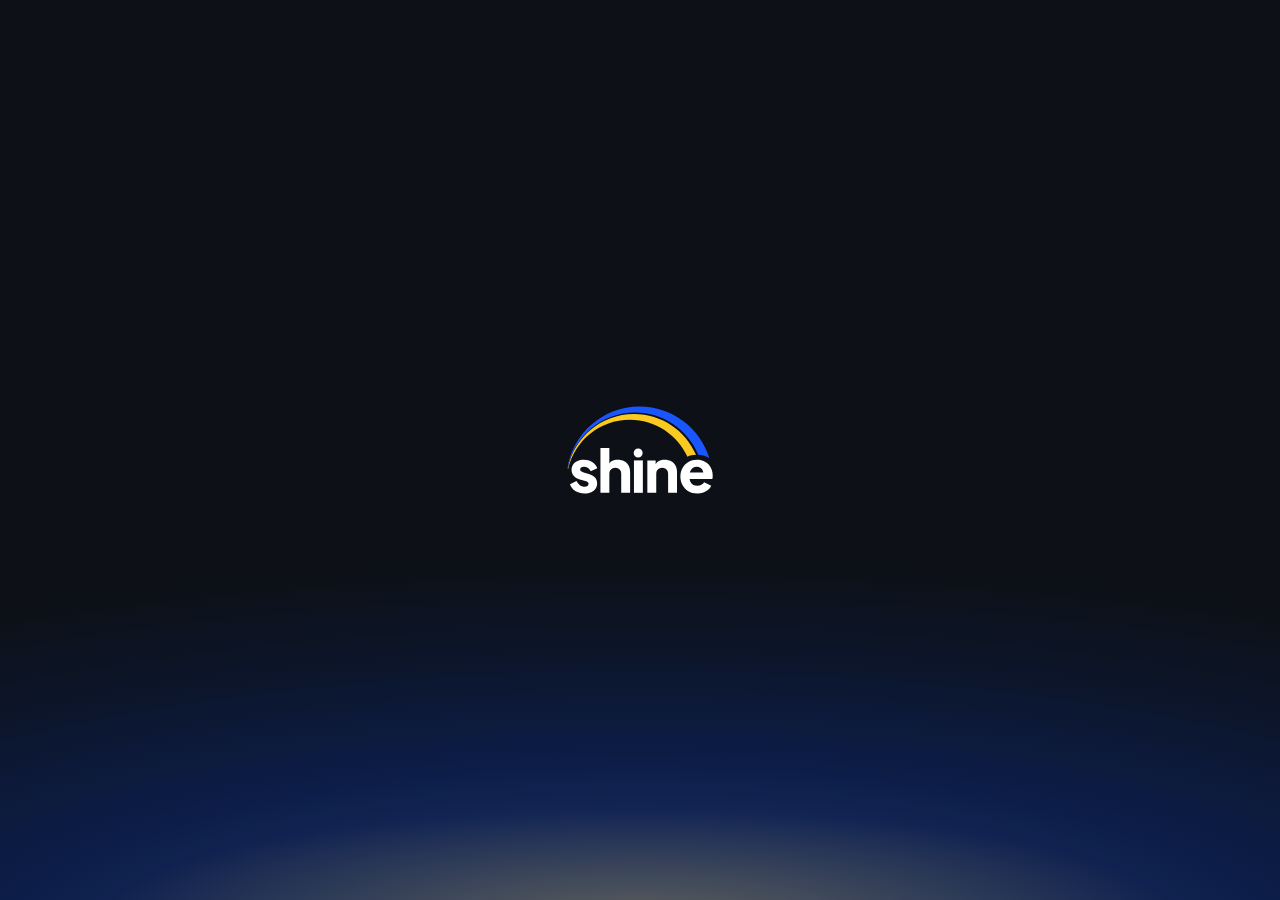
<file: index.html>
<!doctype html>
<html lang="en">
<head>
<meta charset="utf-8">
<script data-shine-splash>
  /* App launch → splash first. The first time this page opens in a session (app launch / new browser tab) it hands
     over to the splash, which plays (~2 s) and returns here with location.replace — so Back never shows the splash and
     going "home" later in the session does not replay it. Skipped inside iframes and when storage is blocked.
     #0D1117 = c-cn-black (the splash colour; painted before the redirect so nothing light flashes). */
  (function () {
    try {
      if (window.top !== window) return;
      var s = sessionStorage, k = 'shine-splash:' + location.pathname;
      if (s.getItem(k)) return;
      s.setItem(k, '1'); if (s.getItem(k) !== '1') return;
      var st = document.createElement('style');
      st.textContent = 'html{background:#0D1117!important}body{visibility:hidden!important}';
      document.head.appendChild(st);
      location.replace('splash.html?to=' + encodeURIComponent(location.href));
    } catch (e) {}
  })();
</script>
<meta name="viewport" content="width=device-width, initial-scale=1, viewport-fit=cover">
<script data-ios-nozoom>
  /* iOS Safari auto-zooms the page when a focused field's text is under 16px
     (search modal, filter search). Adding maximum-scale=1 on iOS / iPadOS only
     stops that auto-zoom without touching the design. Pinch-to-zoom still works
     (iOS ignores scale limits for user gestures since iOS 10), and Android —
     which never auto-zooms — keeps its viewport untouched. */
  (function () {
    var iOS = /iP(hone|ad|od)/.test(navigator.userAgent) ||
              (navigator.platform === 'MacIntel' && navigator.maxTouchPoints > 1);   // iPadOS "desktop" mode
    var m = document.querySelector('meta[name="viewport"]');
    if (iOS && m && !/maximum-scale/.test(m.content)) m.content += ', maximum-scale=1';
  })();
</script>
<meta name="description" content="Find your next job on Shine — 12,000+ companies hiring this week.">
<meta name="theme-color" content="#FAF9F6">
<title>Shine — Find your next job</title>
<link rel="preconnect" href="https://fonts.googleapis.com"><link rel="preconnect" href="https://fonts.gstatic.com" crossorigin>
<link href="https://fonts.googleapis.com/css2?family=Plus+Jakarta+Sans:wght@400;500;600;700;800&display=swap" rel="stylesheet">
<link rel="stylesheet" href="css/app-home-logout.css">
<link rel="stylesheet" href="components/search-modal/search-modal.css">
<!-- COMPONENT · notify v1.0.0 -->
<link rel="stylesheet" href="components/notify/notify.css">
<style data-screen-margin>
/* ── Screen margin = the JSRP page's gutter (2026-10-10): content sits 24px (DS spacing.layout.sm) from the left and right
   screen edge, as on jsrp-logout.html. Horizontal only; backgrounds and decorative art may still run edge to edge. ── */
:root{--screen-margin:var(--spacing-layout-sm,24px)}
/* homepage: app bar · headline · CTAs + legal */
html .appbar,html .copy,html .foot{padding-left:var(--screen-margin);padding-right:var(--screen-margin)}
</style>
<style data-spacing>
/* ── Spacing follows the JSRP page (2026-10-10 audit). ── */
/* Log in · Sign up 8px apart (JSRP card actions / filter footer) · 24px bottom inset (JSRP results / sheets) */
html .cta-row{gap:var(--spacing-inline-md)}
html .foot{padding-bottom:max(var(--spacing-section-md),env(safe-area-inset-bottom))}
</style>
</head>
<body>

<main class="screen">
  <header class="appbar"><svg class="shine-logo" viewBox="13 25 214 130" fill="none" xmlns="http://www.w3.org/2000/svg" role="img" aria-label="Shine">
<path d="M38.8164 104.079C43.392 104.079 47.3954 105.167 50.8271 107.341C54.3162 109.458 56.7761 112.462 58.2061 116.353L48.6826 120.815C47.9963 118.87 46.7375 117.325 44.9072 116.181C43.1343 114.979 41.104 114.378 38.8164 114.378C37.1577 114.378 35.8415 114.722 34.8691 115.408C33.9542 116.095 33.4972 117.039 33.4971 118.24C33.4971 118.87 33.6685 119.442 34.0117 119.957C34.3549 120.472 34.8981 120.93 35.6416 121.33C36.4424 121.731 37.4147 122.103 38.5586 122.446L46.0225 124.678C49.9118 125.822 52.8862 127.567 54.9453 129.913C57.0043 132.202 58.0341 135.034 58.0342 138.409C58.0342 141.327 57.262 143.874 55.7178 146.048C54.2307 148.222 52.1431 149.939 49.4551 151.197C46.7669 152.399 43.5922 153 39.9316 153C34.7841 153 30.294 151.798 26.4619 149.396C22.6869 146.935 20.113 143.645 18.7402 139.525L28.1777 135.062C29.3788 137.58 31.0085 139.554 33.0674 140.984C35.1265 142.415 37.415 143.13 39.9316 143.13C41.7618 143.13 43.1634 142.758 44.1357 142.015C45.108 141.271 45.5937 140.241 45.5938 138.925C45.5938 138.238 45.4223 137.666 45.0791 137.208C44.736 136.693 44.2213 136.235 43.5352 135.835C42.8488 135.434 41.9905 135.091 40.9609 134.805L32.9824 132.573C29.1503 131.486 26.2046 129.741 24.1455 127.338C22.0865 124.878 21.0567 121.988 21.0566 118.67C21.0566 115.752 21.8 113.206 23.2871 111.031C24.7742 108.857 26.8617 107.169 29.5498 105.968C32.2381 104.709 35.3274 104.079 38.8164 104.079Z" fill="currentColor"/>
<path fill-rule="evenodd" clip-rule="evenodd" d="M201.976 104.079C205.693 104.079 208.982 104.68 211.842 105.882C214.702 107.026 217.104 108.656 219.049 110.773C221.051 112.89 222.566 115.351 223.596 118.154C224.625 120.901 225.14 123.905 225.14 127.166C225.14 128.081 225.083 128.998 224.969 129.913C224.912 130.771 224.768 131.515 224.539 132.145H191.731C191.885 133.344 192.181 134.459 192.623 135.491C193.481 137.494 194.797 139.068 196.57 140.212C198.343 141.299 200.488 141.843 203.005 141.843C205.293 141.843 207.237 141.385 208.839 140.47C210.497 139.554 211.784 138.295 212.699 136.693L222.995 141.585C222.08 143.874 220.621 145.876 218.619 147.593C216.674 149.309 214.358 150.654 211.67 151.627C208.982 152.542 206.036 153 202.833 153C197.857 153 193.539 151.913 189.878 149.738C186.217 147.507 183.386 144.532 181.384 140.812C179.382 137.094 178.381 132.974 178.381 128.454C178.381 123.762 179.411 119.585 181.47 115.923C183.586 112.261 186.418 109.372 189.964 107.255C193.51 105.138 197.514 104.079 201.976 104.079ZM201.976 114.378C199.745 114.378 197.828 114.922 196.227 116.009C194.625 117.096 193.424 118.698 192.623 120.815C192.399 121.409 192.214 122.038 192.066 122.703H211.505C211.431 121.983 211.287 121.296 211.069 120.644C210.44 118.698 209.325 117.182 207.724 116.095C206.179 114.95 204.263 114.378 201.976 114.378Z" fill="currentColor"/>
<path d="M75.6787 109.418C76.6593 108.043 77.8885 106.949 79.3682 106.139C81.8276 104.765 84.688 104.079 87.9482 104.079C91.4943 104.079 94.5829 104.823 97.2139 106.311C99.9021 107.798 101.989 109.887 103.477 112.576C104.964 115.208 105.708 118.298 105.708 121.846V151.97H92.8379V124.592C92.8379 122.761 92.4662 121.187 91.7227 119.871C91.0363 118.555 90.0352 117.525 88.7197 116.781C87.4615 116.038 85.9745 115.666 84.2588 115.666C82.6001 115.666 81.1124 116.037 79.7969 116.781C78.4815 117.525 77.4525 118.555 76.709 119.871C76.0226 121.187 75.6787 122.761 75.6787 124.592V151.97H62.8096V87H75.6787V109.418Z" fill="currentColor"/>
<path d="M124.123 151.97H111.254V105.109H124.123V151.97Z" fill="currentColor"/>
<path d="M155.763 104.079C159.309 104.079 162.397 104.823 165.028 106.311C167.717 107.798 169.805 109.887 171.292 112.576C172.779 115.208 173.522 118.298 173.522 121.846V151.97H160.653V124.592C160.653 122.761 160.282 121.187 159.538 119.871C158.852 118.555 157.851 117.525 156.535 116.781C155.277 116.037 153.789 115.666 152.073 115.666C150.415 115.666 148.928 116.038 147.612 116.781C146.297 117.525 145.267 118.555 144.523 119.871C143.837 121.187 143.494 122.761 143.494 124.592V151.97H130.625V105.109H142.636V110.811C143.719 108.764 145.235 107.206 147.184 106.139C149.643 104.766 152.503 104.079 155.763 104.079Z" fill="currentColor"/>
<path d="M117.353 88C120.936 88.0002 123.84 90.8936 123.84 94.4883C123.84 98.0791 120.936 100.972 117.353 100.973C113.767 100.973 110.867 98.0793 110.867 94.4883C110.867 90.8934 113.767 88 117.353 88Z" fill="currentColor"/>
<path d="M111.367 38C151.563 38 186.076 62.3239 200.993 97.0547C196.523 97.1799 192.397 98.1007 188.614 99.8174C174.186 68.2516 142.335 46.3175 105.36 46.3174C61.9889 46.3174 25.6667 76.4962 16.2451 117H15.6201C24.2635 71.9991 63.8449 38 111.367 38Z" fill="var(--c-logo-yellow)"/>
<path d="M119.367 27C167.02 27 207.291 58.5937 220.382 101.977C218.896 101.024 217.289 100.2 215.559 99.5078C212.244 98.1144 208.508 97.3131 204.352 97.0996C189.475 61.2298 154.118 36 112.867 36C64.338 36 23.9658 70.918 15.501 117H15C22.497 66.0825 66.3669 27 119.367 27Z" fill="var(--c-brand-500)"/>
</svg>
<a class="pill-explore pill-dark" href="#" data-shine-search data-ssm-source="home" aria-haspopup="dialog">Explore jobs<span class="arr"><span class="ic"><svg viewBox="0 0 24 24" fill="none" stroke="currentColor" stroke-width="2" stroke-linecap="round" stroke-linejoin="round"><path d="M5 12h14M13 6l6 6-6 6"/></svg></span></span></a></header>
  <section class="stage" aria-hidden="true"><div class="field"><span class="bub" data-logo="swiggy" style="--x:0%;--y:8%;--s:15.3cqmin;--fx:-3.5px;--fy:3.1px;--fd:6.0s;--dl:-5.3s"><span class="face"><i class="logo lg-swiggy " role="img" aria-label="Swiggy"></i></span></span><span class="bub" data-logo="infosys" style="--x:25%;--y:8%;--s:19.35cqmin;--fx:3.1px;--fy:-3.7px;--fd:8.3s;--dl:-6.6s"><span class="face wide"><i class="logo lg-infosys " role="img" aria-label="Infosys"></i></span></span><span class="bub" data-logo="zomato" style="--x:50%;--y:8%;--s:20.7cqmin;--fx:4.3px;--fy:-3.5px;--fd:7.4s;--dl:-7.2s"><span class="face wide"><i class="logo lg-zomato " role="img" aria-label="Zomato"></i></span></span><span class="bub" data-logo="razorpay" style="--x:75%;--y:8%;--s:18.0cqmin;--fx:3.8px;--fy:-5.1px;--fd:6.7s;--dl:-0.8s"><span class="face"><i class="logo lg-razorpay " role="img" aria-label="Razorpay"></i></span></span><span class="bub" data-logo="amazon" style="--x:100%;--y:8%;--s:15.3cqmin;--fx:4.1px;--fy:4.7px;--fd:8.1s;--dl:-6.3s"><span class="face"><i class="logo lg-amazon " role="img" aria-label="Amazon"></i></span></span><span class="bub" data-vis data-logo="hcl" style="--x:12.5%;--y:29%;--s:19.35cqmin;--fx:2.7px;--fy:-4.5px;--fd:6.2s;--dl:-5.9s"><span class="face wide"><i class="logo lg-hcl " role="img" aria-label="HCLTech"></i></span></span><span class="bub" data-vis data-logo="phonepe" style="--x:37.5%;--y:29%;--s:20.7cqmin;--fx:3.5px;--fy:-4.3px;--fd:7.8s;--dl:-6.3s"><span class="face"><i class="logo lg-phonepe " role="img" aria-label="PhonePe"></i></span></span><span class="bub" data-vis data-logo="tcs" style="--x:62.5%;--y:29%;--s:18.0cqmin;--fx:-3.8px;--fy:-4.5px;--fd:6.6s;--dl:-5.3s"><span class="face"><i class="logo lg-tcs " role="img" aria-label="TCS"></i></span></span><span class="bub" data-vis data-logo="accenture" style="--x:87.5%;--y:29%;--s:19.35cqmin;--fx:-3.5px;--fy:-3.3px;--fd:7.8s;--dl:-2.8s"><span class="face"><i class="logo lg-accenture " role="img" aria-label="Accenture"></i></span></span><span class="bub" data-logo="cognizant" style="--x:0%;--y:50%;--s:15.3cqmin;--fx:-3.3px;--fy:-3.3px;--fd:6.2s;--dl:-7.8s"><span class="face"><i class="logo lg-cognizant " role="img" aria-label="Cognizant"></i></span></span><span class="bub" data-vis data-logo="groww" style="--x:25%;--y:50%;--s:18.0cqmin;--fx:-2.9px;--fy:-3.0px;--fd:6.7s;--dl:-8.1s"><span class="face"><i class="logo lg-groww " role="img" aria-label="Groww"></i></span></span><span class="bub big" data-vis data-logo="barclays" style="--x:50%;--y:50%;--s:24.3cqmin;--fx:3.2px;--fy:3.7px;--fd:7.9s;--dl:-4.4s"><span class="face"><i class="logo lg-barclays " role="img" aria-label="Barclays"></i></span></span><span class="bub" data-vis data-logo="deloitte" style="--x:75%;--y:50%;--s:20.7cqmin;--fx:-3.3px;--fy:3.2px;--fd:7.0s;--dl:-7.3s"><span class="face wide"><i class="logo lg-deloitte " role="img" aria-label="Deloitte"></i></span></span><span class="bub" data-logo="hsbc" style="--x:100%;--y:50%;--s:15.3cqmin;--fx:-4.3px;--fy:4.1px;--fd:8.4s;--dl:-7.2s"><span class="face"><i class="logo lg-hsbc " role="img" aria-label="HSBC"></i></span></span><span class="bub" data-vis data-logo="wipro" style="--x:12.5%;--y:71%;--s:18.0cqmin;--fx:3.4px;--fy:5.4px;--fd:6.2s;--dl:-6.1s"><span class="face"><i class="logo lg-wipro " role="img" aria-label="Wipro"></i></span></span><span class="bub" data-vis data-logo="capgemini" style="--x:37.5%;--y:71%;--s:19.35cqmin;--fx:3.5px;--fy:-3.0px;--fd:7.4s;--dl:-2.3s"><span class="face"><i class="logo lg-capgemini " role="img" aria-label="Capgemini"></i></span></span><span class="bub" data-vis data-logo="ola" style="--x:62.5%;--y:71%;--s:20.7cqmin;--fx:2.9px;--fy:3.8px;--fd:7.3s;--dl:-8.8s"><span class="face wide"><i class="logo lg-ola " role="img" aria-label="Ola"></i></span></span><span class="bub" data-vis data-logo="byjus" style="--x:87.5%;--y:71%;--s:18.0cqmin;--fx:3.7px;--fy:4.5px;--fd:7.8s;--dl:-4.4s"><span class="face"><i class="logo lg-byjus " role="img" aria-label="BYJU'S"></i></span></span><span class="bub" data-logo="zerodha" style="--x:0%;--y:92%;--s:15.3cqmin;--fx:3.5px;--fy:3.8px;--fd:7.8s;--dl:-8.7s"><span class="face"><i class="logo lg-zerodha " role="img" aria-label="Zerodha"></i></span></span><span class="bub" data-logo="icici_bank" style="--x:25%;--y:92%;--s:20.7cqmin;--fx:3.9px;--fy:3.8px;--fd:6.9s;--dl:-4.4s"><span class="face wide"><i class="logo lg-icici_bank " role="img" aria-label="ICICI Bank"></i></span></span><span class="bub" data-logo="postman" style="--x:50%;--y:92%;--s:18.0cqmin;--fx:-4.4px;--fy:4.4px;--fd:7.7s;--dl:-8.7s"><span class="face"><i class="logo lg-postman " role="img" aria-label="Postman"></i></span></span><span class="bub" data-logo="ey" style="--x:75%;--y:92%;--s:19.35cqmin;--fx:-2.6px;--fy:-4.7px;--fd:6.8s;--dl:-8.8s"><span class="face"><i class="logo lg-ey " role="img" aria-label="EY"></i></span></span><span class="bub" data-logo="rapido" style="--x:100%;--y:92%;--s:15.3cqmin;--fx:4.2px;--fy:-5.3px;--fd:6.0s;--dl:-2.4s"><span class="face wide"><i class="logo lg-rapido " role="img" aria-label="Rapido"></i></span></span></div><span class="tip"></span></section>
  <section class="copy">
    <h1 class="h1"><span class="line">Find your next</span><span class="reel"><span class="reel-in"><span>tech job.</span><span>sales job.</span><span>design job.</span><span>remote job.</span><span>first job.</span><span>tech job.</span></span></span></h1>
    <p class="sub">12,000+ companies are hiring on Shine this week</p>
  </section>
  <footer class="foot">
    <div class="cta-row"><a class="btn btn--xl btn--secondary" href="login-flow.html">Log in</a><a class="btn btn--xl btn--primary" href="signup-flow.html">Sign up</a></div>
    <p class="legal">By continuing, you agree to our <a href="#">Terms</a> &amp; <a href="#">Privacy Policy</a></p>
  </footer>
</main>
<script src="js/app-home-logout.js" defer></script>
<script>window.ShineSearchConfig = { resultsUrl: "jsrp-logout.html" };   /* Search Jobs → logged-out JSRP */</script>
<script src="components/search-modal/search-modal.js" defer></script>
<!-- COMPONENT · notify v1.0.0 -->
<script src="components/notify/notify.js"></script>
</body>
</html>
</file>
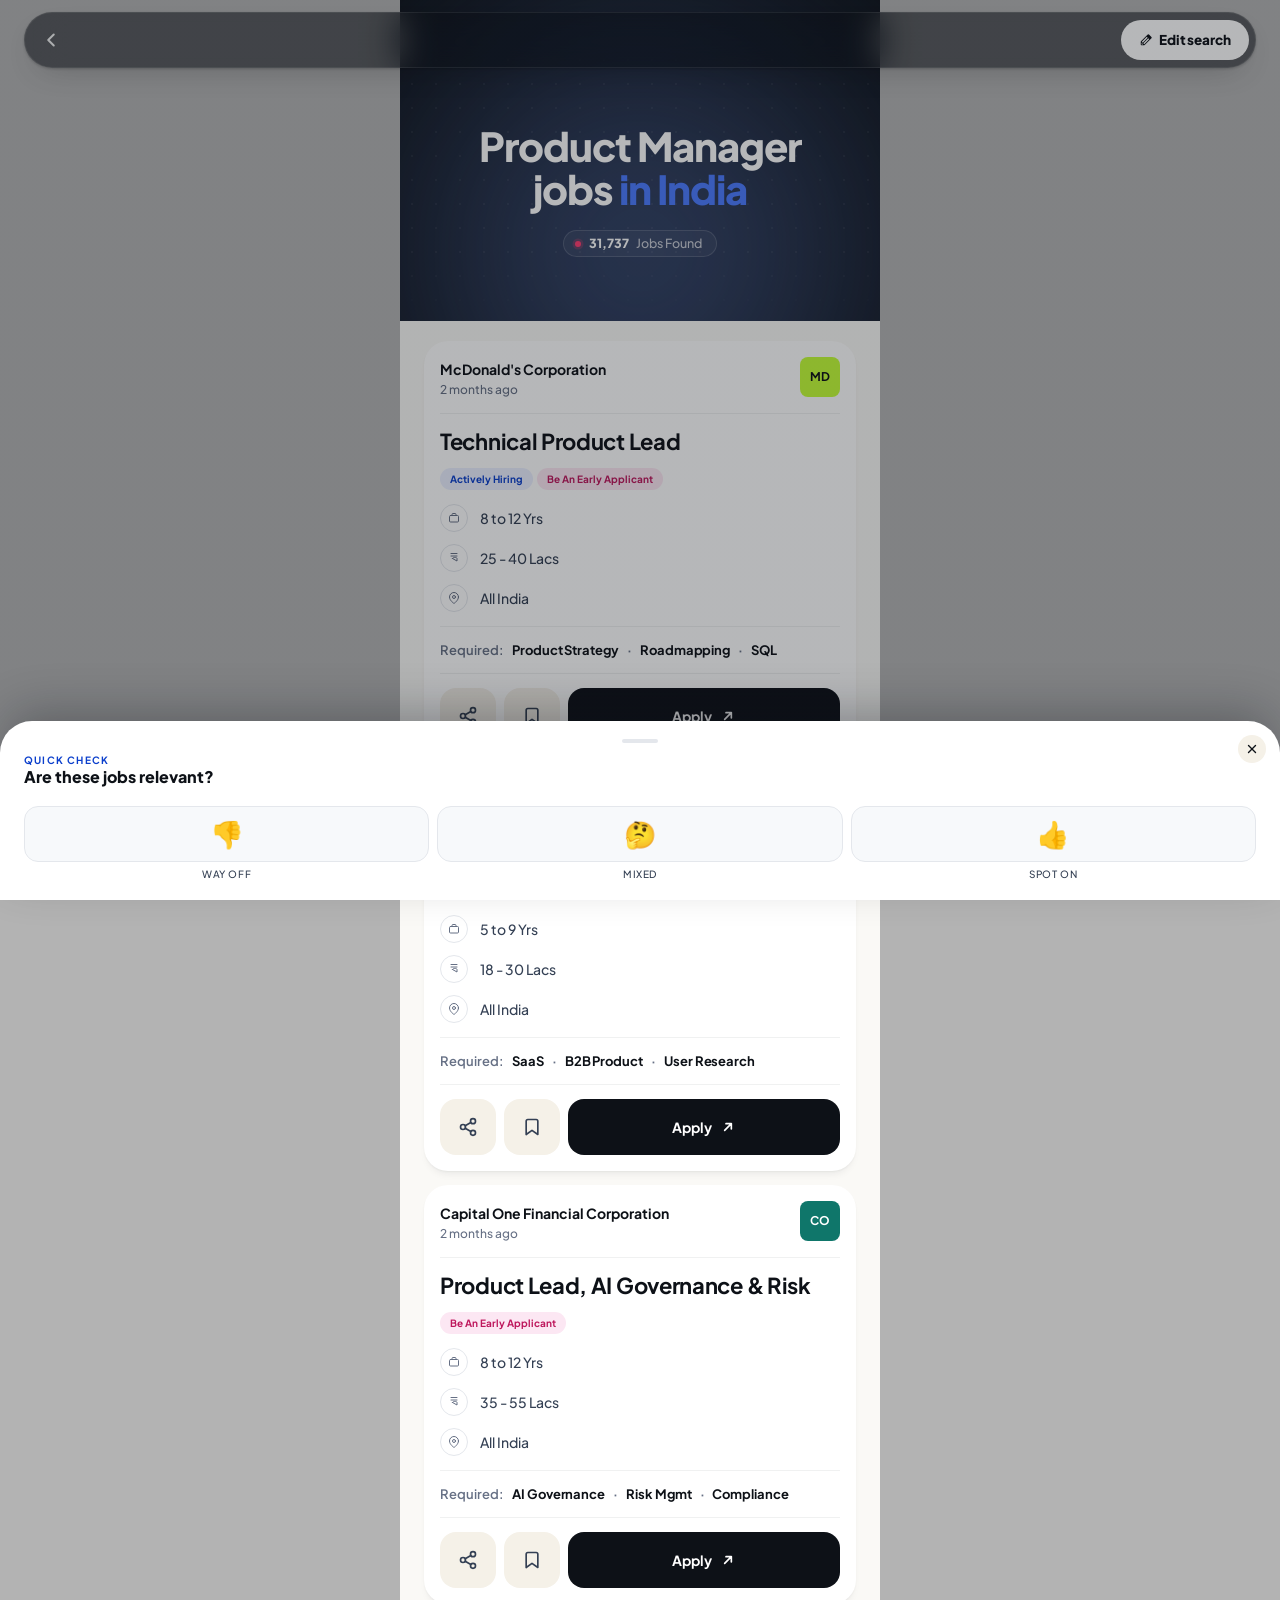
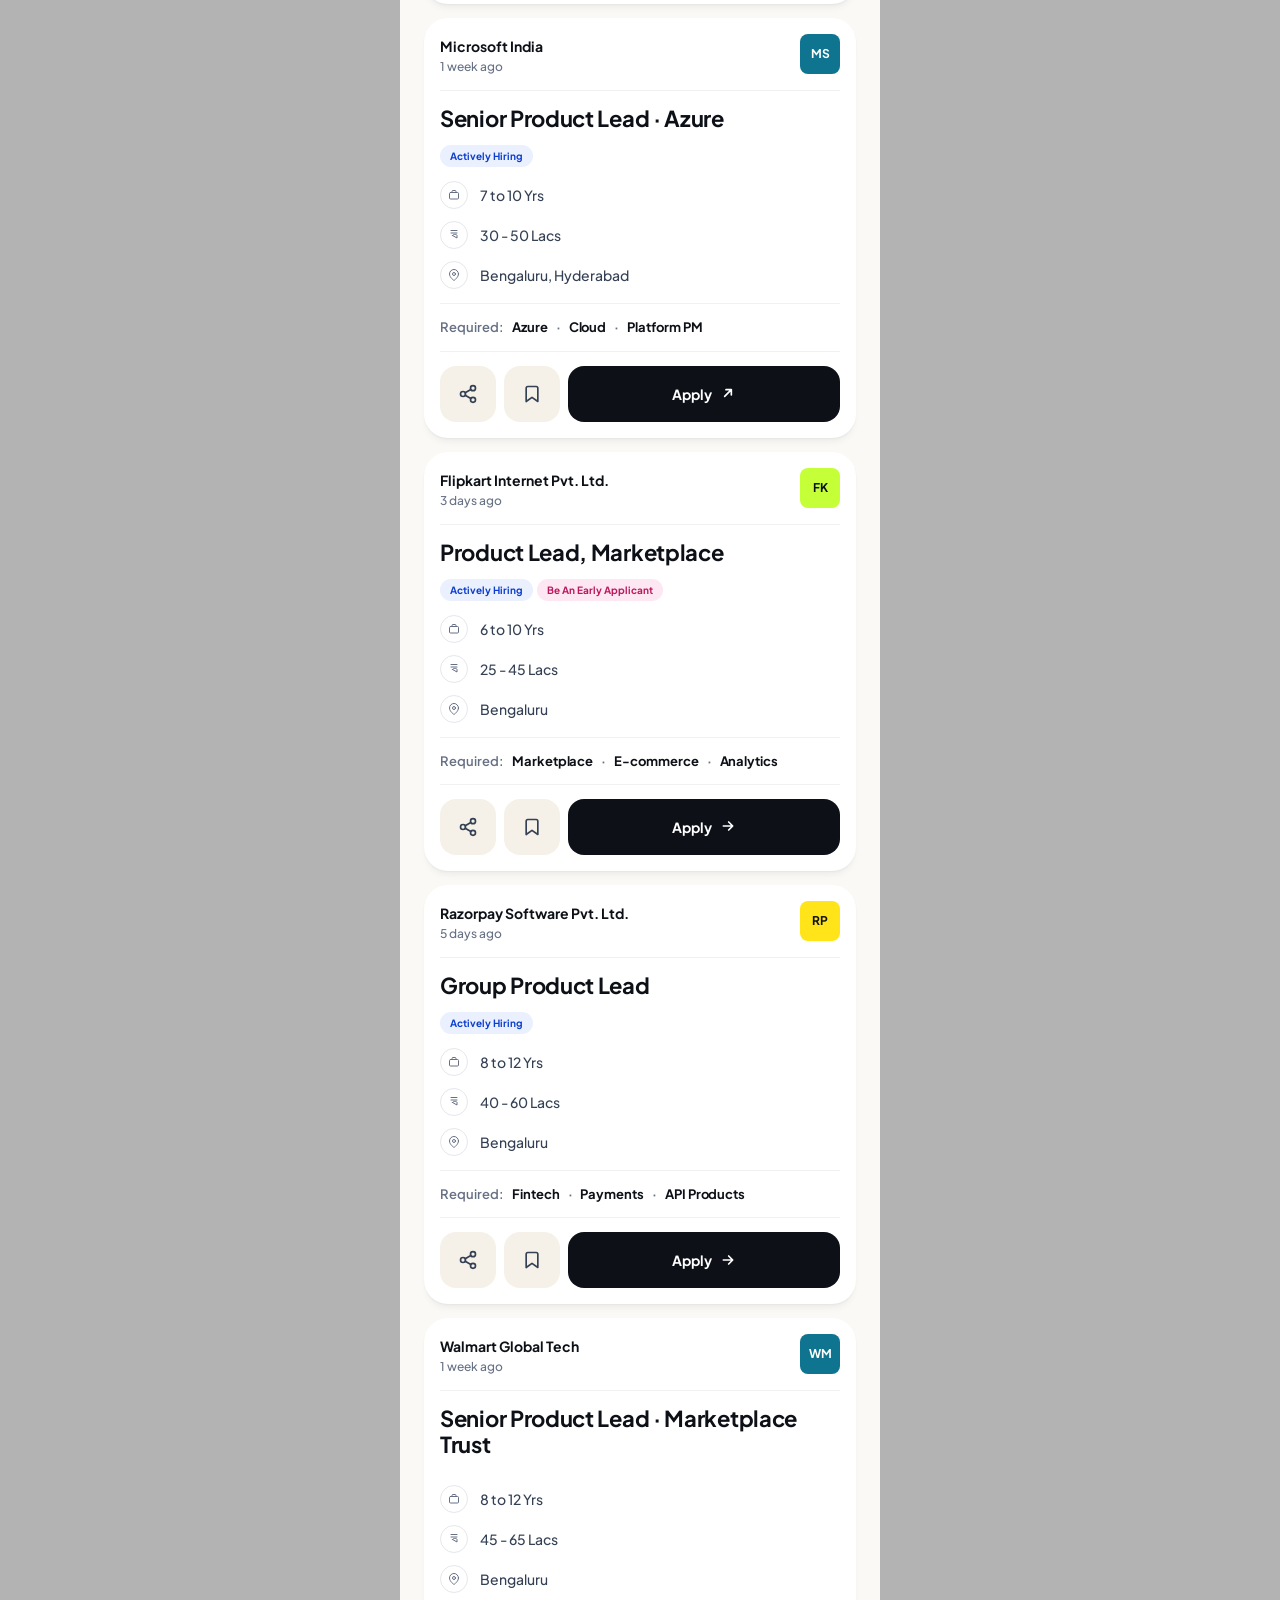
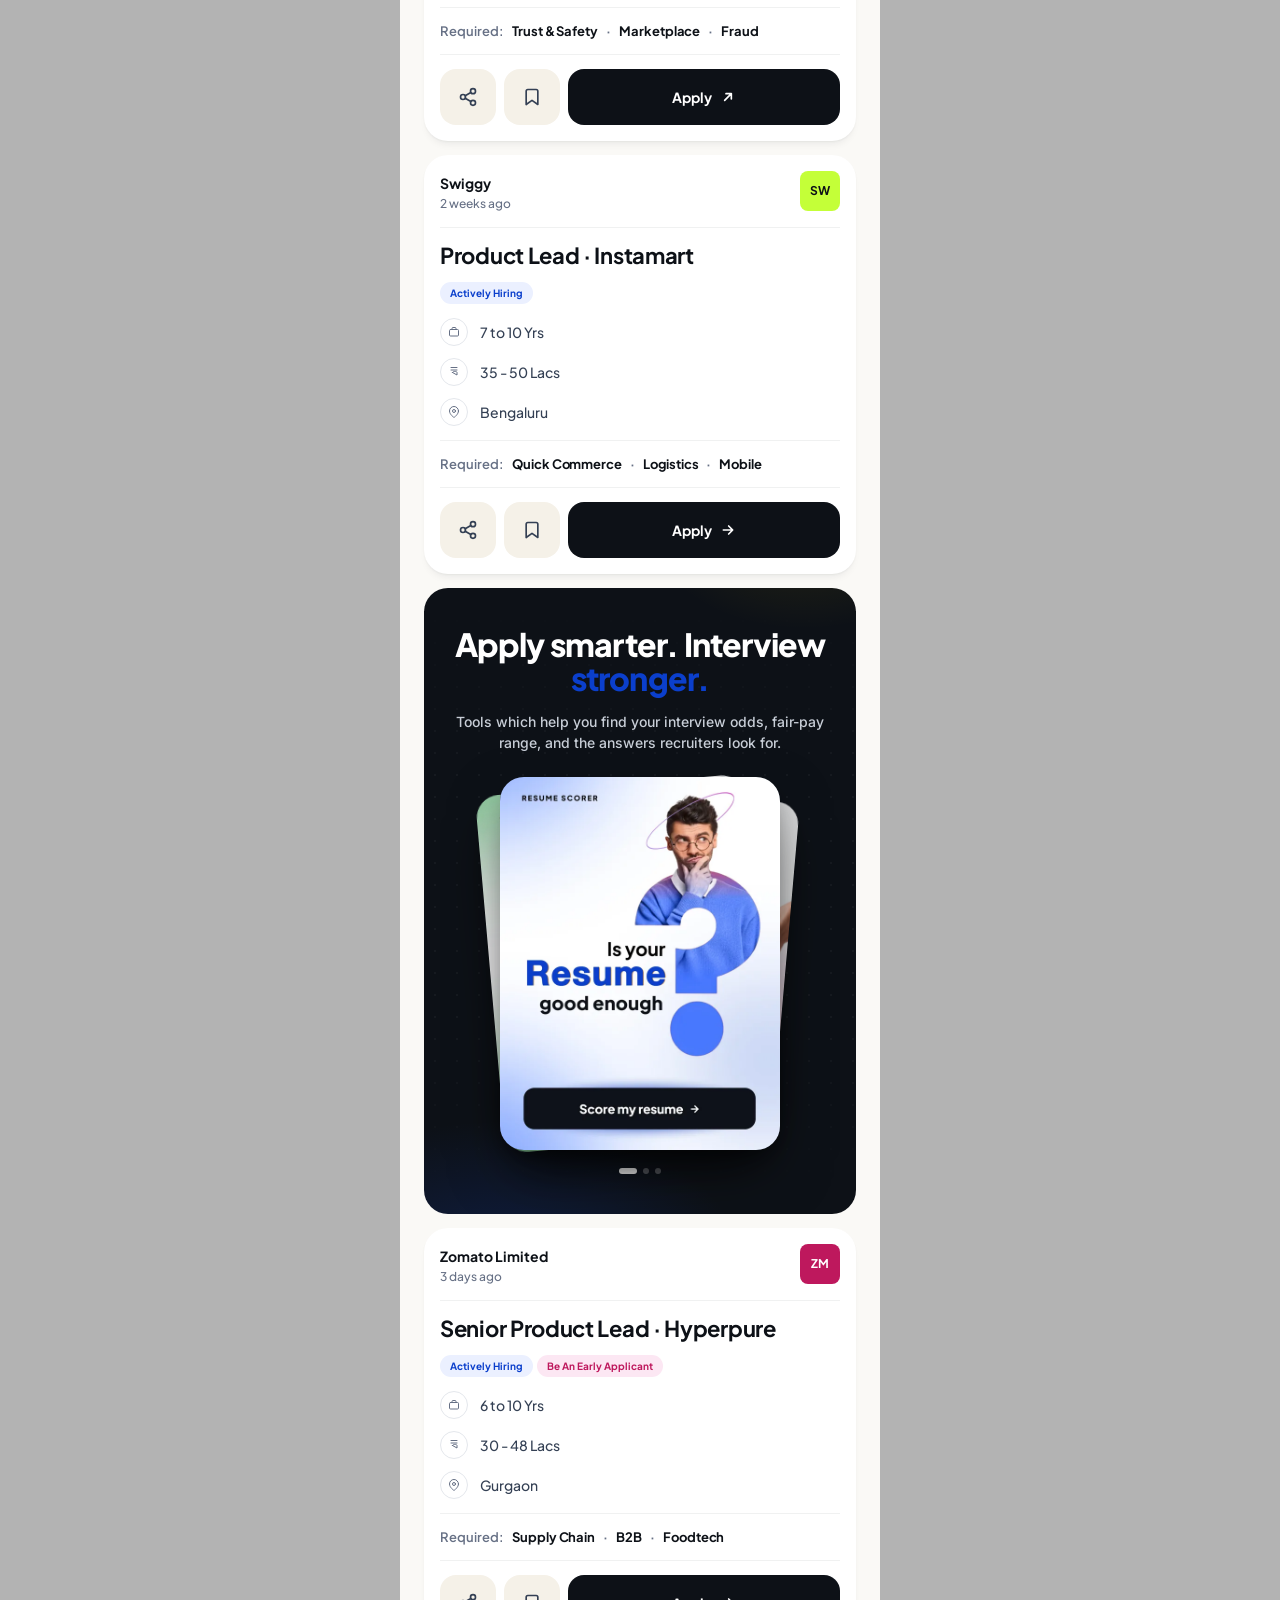
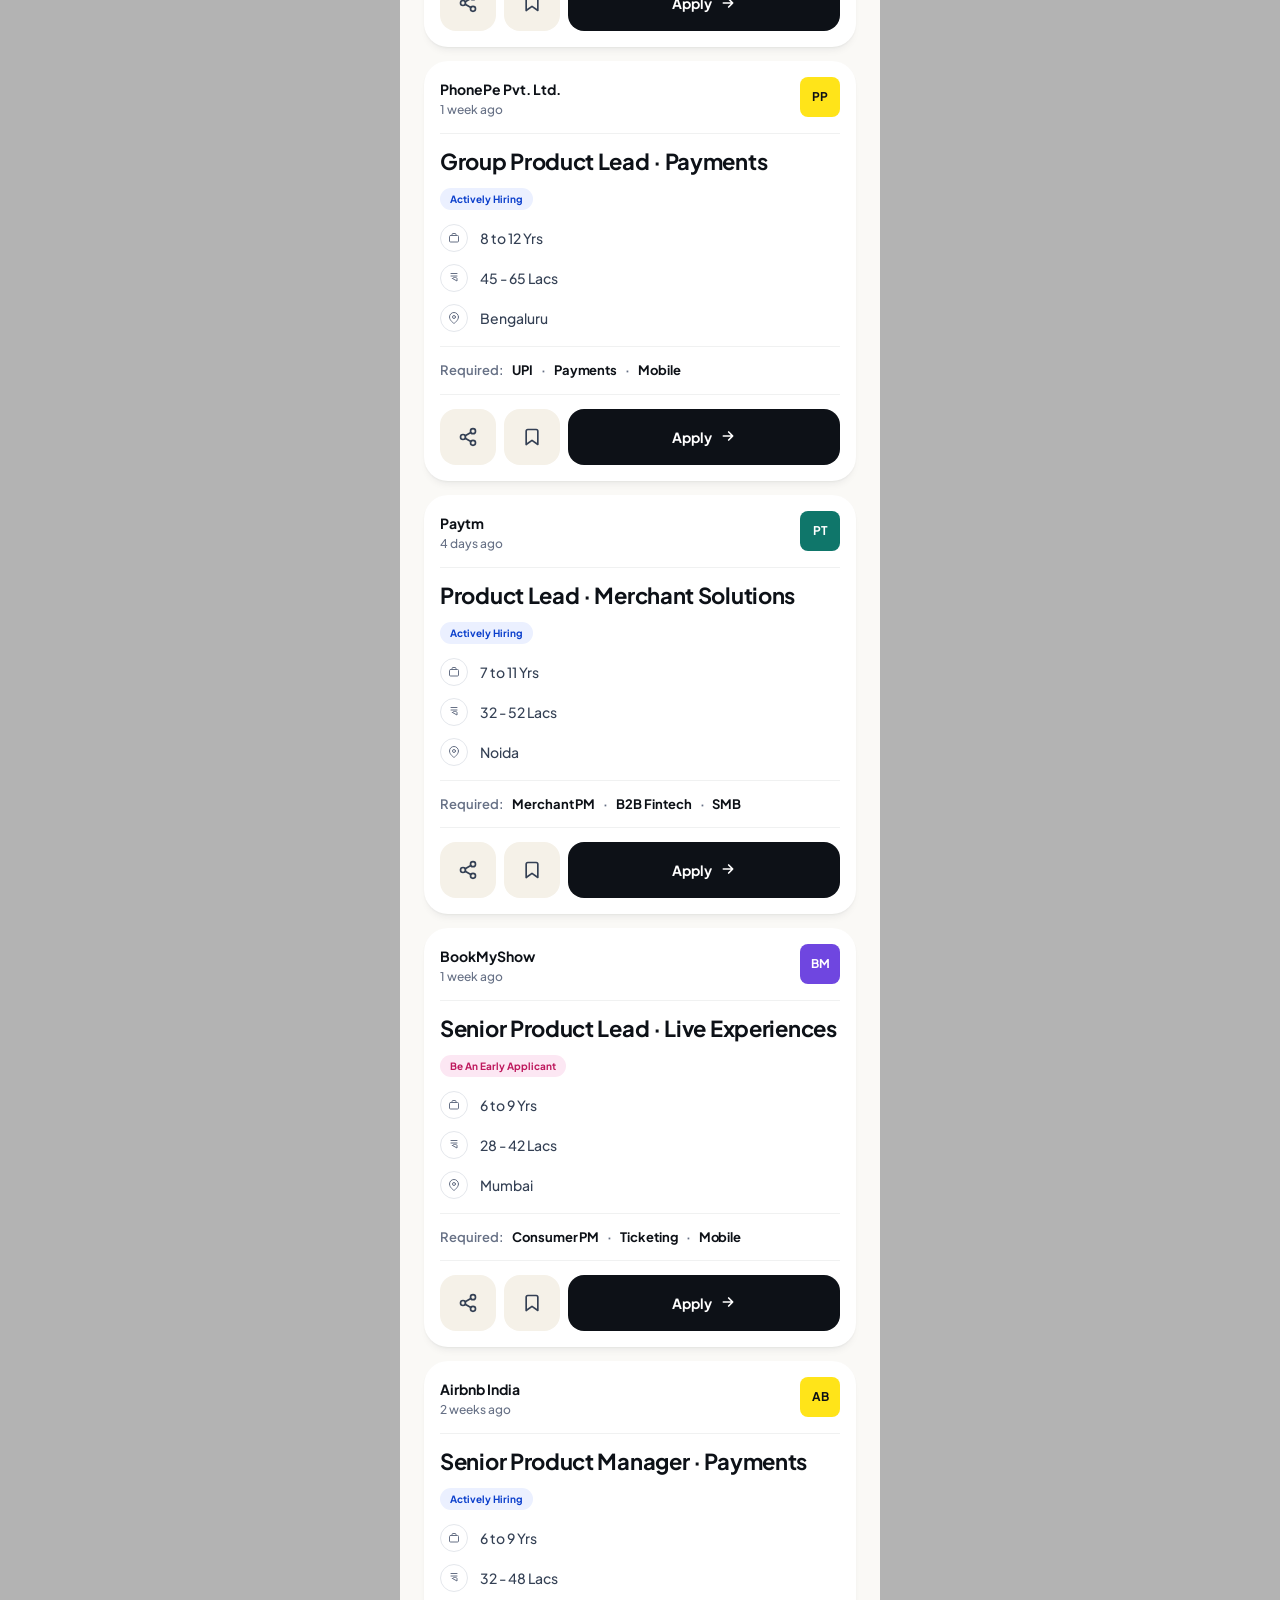
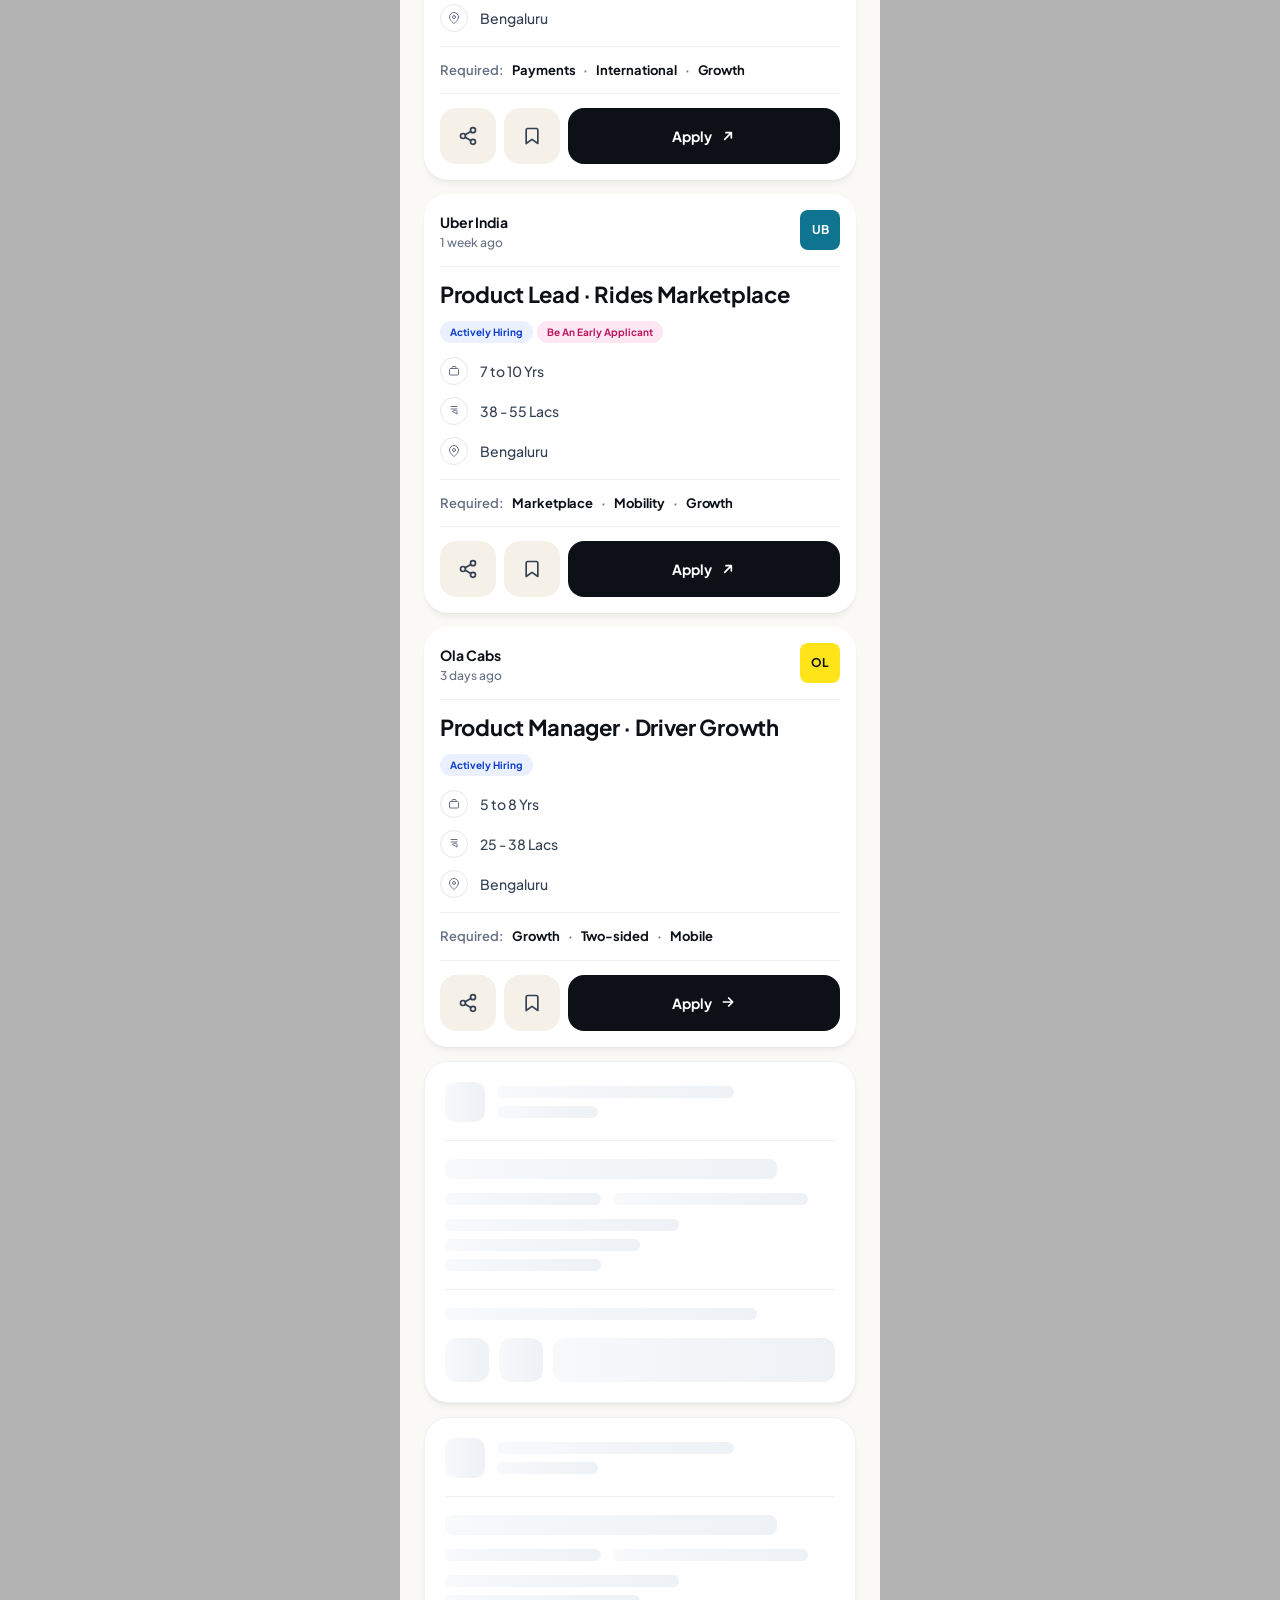
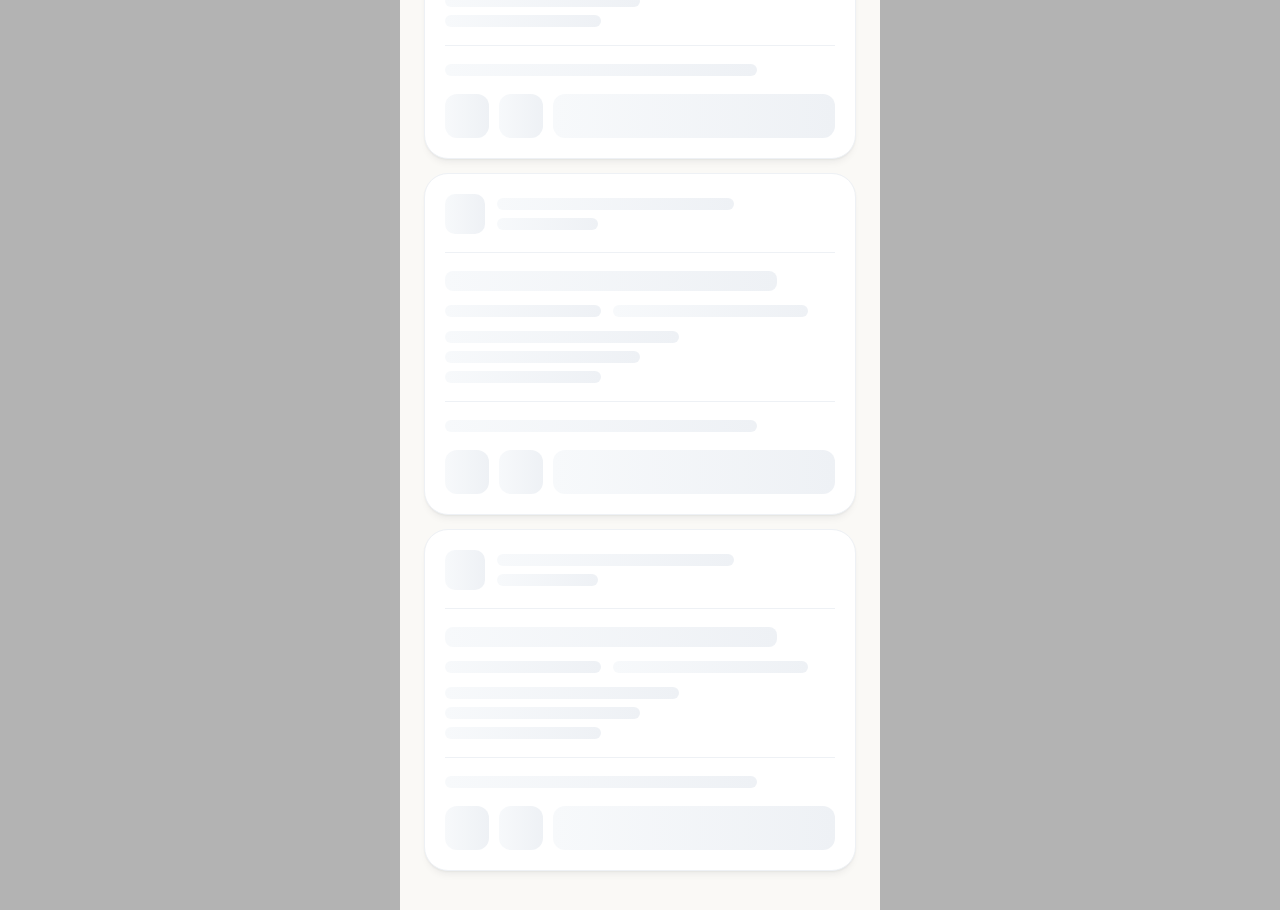
<file: jsrp-logout.html>
<!DOCTYPE html>
<html lang="en">
<head>
<meta charset="UTF-8" />
<meta name="viewport" content="width=device-width, initial-scale=1, viewport-fit=cover" />
<script data-ios-nozoom>
  /* iOS Safari auto-zooms the page when a focused field's text is under 16px
     (search modal, filter search). Adding maximum-scale=1 on iOS / iPadOS only
     stops that auto-zoom without touching the design. Pinch-to-zoom still works
     (iOS ignores scale limits for user gestures since iOS 10), and Android —
     which never auto-zooms — keeps its viewport untouched. */
  (function () {
    var iOS = /iP(hone|ad|od)/.test(navigator.userAgent) ||
              (navigator.platform === 'MacIntel' && navigator.maxTouchPoints > 1);   // iPadOS "desktop" mode
    var m = document.querySelector('meta[name="viewport"]');
    if (iOS && m && !/maximum-scale/.test(m.content)) m.content += ', maximum-scale=1';
  })();
</script>
<meta name="theme-color" content="#0D1117" />
<title>Product Manager jobs in India — Shine</title>
<link href="https://fonts.googleapis.com/css2?family=Plus+Jakarta+Sans:wght@400;500;600;700;800;900&family=Inter:wght@400;500;600;700&display=swap" rel="stylesheet" />
<style>
:root {
    
    --content-base: #0D1117;
    --content-muted: #344054;
    --content-faded: #667085;
    --content-disabled: rgba(13, 17, 23, 0.36);
    --content-base-inverse: #FFFFFF;
    --content-on-fill-dark: #FFFFFF;
    --content-on-fill-light: #0D1117;
    --content-brand: #0B3FCC;
    --content-brand-hover: #0A33A6;
    --content-negative: #B42318;
    --content-positive: #027A48;
    --content-notice: #A35A04;
    --content-violet: #6F46E0;
    --content-pink: #BE185D;
    --content-aqua: #0F766A;
    --content-cyan: #0E7490;
    --content-lime: #56770B;
    --content-electric-yellow: #5F5200;  

    
    --font-brand: "Plus Jakarta Sans", system-ui, -apple-system, "Segoe UI", sans-serif;

    
    --stroke-thin: 1px;
    --stroke-default: 1.5px;
    --stroke-thick: 2px;
    --stroke-base: #E4E7EC;
    --stroke-muted: #EEF1F5;
    --stroke-faded: #F7F9FB;
    --stroke-disabled: rgba(13, 17, 23, 0.08);
    --stroke-focus: #1A56FF;
    --stroke-negative: #B42318;
    --stroke-positive: #0E9A5A;
    --stroke-notice: #D97706;
    --stroke-violet: #7A5AF8;
    --stroke-pink: #E31B8F;
    --stroke-aqua: #14B8A6;
    --stroke-cyan: #06B6D4;
    --stroke-lime: #8DBF18;
    --stroke-electric-yellow: #E0C500;

    
    --surface-base: #FAF9F6;
    --surface-raised: #FFFFFF;
    --surface-muted: #F7F9FB;
    --surface-sunken: #EEF1F5;
    --surface-hover: #EEF1F5;
    --surface-pressed: #E4E7EC;
    --surface-selected: #F0F5FF;
    --surface-overlay: rgba(13, 17, 23, 0.24);
    --surface-brand-intense: #1A56FF;
    --surface-brand-intense-hover: #0B3FCC;
    --surface-brand-intense-pressed: #0A33A6;
    --surface-brand-subtle: #EBF0FF;
    --surface-negative-intense: #B42318;
    --surface-negative-intense-hover: #8B1A14;
    --surface-negative-subtle: #FEF2F2;
    --surface-positive-intense: #027A48;
    --surface-positive-subtle: #EAFAF0;
    --surface-notice-intense: #FAB663;
    --surface-notice-subtle: #FFF4ED;
    --surface-violet-intense: #6F46E0;
    --surface-violet-subtle: #F3EEFE;
    --surface-pink-intense: #BE185D;
    --surface-pink-subtle: #FCE7F3;
    --surface-aqua-intense: #0F766A;
    --surface-aqua-subtle: #CCFBEE;
    --surface-cyan-intense: #0E7490;
    --surface-cyan-subtle: #CFFAFE;
    --surface-electric-yellow-intense: #FFE419;
    --surface-electric-yellow-subtle: #FFFCC0;
    --surface-lime-intense: #C4FF38;
    --surface-lime-subtle: #EBFFB0;
    

    
    --accent-hot-pink: #FF4B8F;
    --accent-orange-deep: #B93815;

    
    --shadow-neutral-sunken:  inset 0 1px 2px rgba(13,17,23,.06);
    --shadow-neutral-flat:    none;
    --shadow-neutral-subtle:  0 1px 2px rgba(13,17,23,.04);
    --shadow-neutral-raised:  0 1px 3px rgba(13,17,23,.08), 0 1px 2px rgba(13,17,23,.04);
    --shadow-neutral-lifted:  0 4px 12px rgba(13,17,23,.08), 0 2px 4px rgba(13,17,23,.04);
    --shadow-neutral-overlay: 0 16px 36px -10px rgba(13,17,23,.30), 0 4px 10px -2px rgba(13,17,23,.10);
    --shadow-neutral-modal:   0 24px 60px -12px rgba(13,17,23,.20), 0 6px 16px -6px rgba(13,17,23,.10);
    --shadow-neutral-drawer:  -16px 0 40px -8px rgba(13,17,23,.18), -4px 0 12px -2px rgba(13,17,23,.08);
    --shadow-brand-subtle:    0 8px 24px -10px rgba(26,86,255,.18);
    --shadow-brand-raised:    0 6px 14px -4px rgba(26,86,255,.45);
    --shadow-brand-lifted:    0 16px 40px -12px rgba(26,86,255,.40);
    --shadow-focus-default:   0 0 0 4px rgba(26,86,255,.10);
    --shadow-focus-strong:    0 0 0 4px rgba(26,86,255,.18);
    
    --shadow-raised: var(--shadow-neutral-raised);
    --shadow-lifted: var(--shadow-neutral-lifted);
    --shadow-sunken: var(--shadow-neutral-sunken);

    
    --type-display-2xl-bold:    800 var(--type-display-2xl-size)/var(--type-display-2xl-line) var(--font-brand);
    --type-display-xl-bold:     800 var(--type-display-xl-size)/var(--type-display-xl-line)  var(--font-brand);
    --type-display-lg-bold:     800 var(--type-display-lg-size)/var(--type-display-lg-line)  var(--font-brand);
    --type-display-md-bold:     800 var(--type-display-md-size)/var(--type-display-md-line)  var(--font-brand);
    --type-display-sm-bold:     700 var(--type-display-sm-size)/var(--type-display-sm-line)  var(--font-brand);
    --type-heading-lg-bold:     700 var(--type-heading-lg-size)/var(--type-heading-lg-line)  var(--font-brand);
    --type-heading-md-bold:     700 var(--type-heading-md-size)/var(--type-heading-md-line)  var(--font-brand);
    --type-heading-sm-bold:     700 var(--type-heading-sm-size)/var(--type-heading-sm-line)  var(--font-brand);
    --type-body-lg-regular:     400 var(--type-body-lg-size)/var(--type-body-lg-line)        var(--font-brand);
    --type-body-lg-medium:      500 var(--type-body-lg-size)/var(--type-body-lg-line)        var(--font-brand);
    --type-body-md-regular:     400 var(--type-body-md-size)/var(--type-body-md-line)        var(--font-brand);
    --type-body-md-medium:      500 var(--type-body-md-size)/var(--type-body-md-line)        var(--font-brand);
    --type-body-sm-regular:     400 var(--type-body-sm-size)/var(--type-body-sm-line)        var(--font-brand);
    --type-body-sm-medium:      500 var(--type-body-sm-size)/var(--type-body-sm-line)        var(--font-brand);
    --type-label-lg-bold:       700 var(--type-body-md-size)/var(--type-body-md-size)        var(--font-brand);
    --type-label-md-bold:       700 var(--type-body-sm-size)/var(--type-body-sm-size)        var(--font-brand);
    --type-label-sm-bold:       700 10px/10px                                                var(--font-brand);
    --type-eyebrow-md-bold:     800 var(--type-eyebrow-md-size)/var(--type-eyebrow-md-line)  var(--font-brand);
    --type-eyebrow-sm-bold:     800 var(--type-eyebrow-sm-size)/var(--type-eyebrow-sm-line)  var(--font-brand);

    
    
    
    
    --shine-blue: var(--surface-brand-intense);
    --shine-blue-deep: var(--surface-brand-intense-hover);
    --light-blue-fill: var(--surface-brand-subtle);
    --blue-tint: #F0F4FF;  
    --success-green: #12B76A;  
    --green-bg: var(--surface-positive-subtle);
    --green-text: var(--content-positive);
    --warning-amber: #F79009;  
    --orange-bg: var(--surface-notice-subtle);
    --orange-text: var(--accent-orange-deep);
    --red: #DC2626;  
    --yellow-amber: #F59E0B;
    --text-primary: var(--content-base);
    --text-secondary: var(--content-muted);
    --text-muted: var(--content-faded);
    --text-subtle: #98A2B3;  
    --border: var(--stroke-base);
    --hairline: var(--stroke-muted);
    --card-bg: var(--surface-raised);
    --cream: var(--surface-base);
    --dark-bg: var(--content-base);
    --dark-card: var(--surface-inverse-raised);
    --dark-border: var(--stroke-inverse-base);
    --dark-text-muted: var(--content-on-inverse-muted);
    --dark-text-subtle: var(--content-on-inverse-faded);
    --it-bg: var(--surface-brand-subtle);
    --it-ink: var(--surface-brand-intense);
    --bpo-bg: var(--surface-violet-subtle);
    --bpo-ink: #7A5AF8;  
    --bank-bg: #E8F7EF;  
    --bank-ink: var(--success-green);
    --insurance-bg: #FEF1E6;  
    --insurance-ink: var(--warning-amber);
    --find-dark-bg: rgba(26,86,255,0.18);
    --find-dark-ink: #7EA3FF;  
    --check-dark-bg: rgba(18,183,106,0.18);
    --check-dark-ink: #5DD4A1;  
    --apply-dark-bg: rgba(247,144,9,0.18);
    --apply-dark-ink: var(--surface-notice-intense);
    --pink-ink: #E31B8F;  
    --brut-yellow: var(--surface-electric-yellow-intense);
    --brut-blue: var(--surface-brand-intense);
    --brut-lime: var(--surface-lime-intense);
    --brut-pink: var(--accent-hot-pink);

    
    
    
    
    
    
    

    
    --color-brand-primary-50:  #F0F5FF;
    --color-brand-primary-100: #EBF0FF;
    --color-brand-primary-200: #C9DBFF;
    --color-brand-primary-300: #7EA3FF;
    --color-brand-primary-400: #4D7CFF;
    --color-brand-primary-500: #1A56FF;
    --color-brand-primary-600: #0B3FCC;
    --color-brand-primary-700: #0A33A6;
    --color-brand-primary-800: #082478;
    --color-brand-primary-900: #06184F;
    --color-brand-primary-950: #040D2A;

    
    --color-system-red-50:  #FEF2F2;
    --color-system-red-100: #FEE4E4;
    --color-system-red-200: #FECDCA;
    --color-system-red-300: #FCA5A0;
    --color-system-red-400: #F87171;
    --color-system-red-500: #DC2626;
    --color-system-red-600: #B42318;
    --color-system-red-700: #8B1A14;
    --color-system-red-800: #62110D;
    --color-system-red-900: #380808;
    --color-system-red-950: #1C0404;

    
    --color-system-amber-50:  #FFFAF2;
    --color-system-amber-100: #FFF4ED;
    --color-system-amber-200: #FFE0BD;
    --color-system-amber-300: #FFC489;
    --color-system-amber-400: #FAB663;
    --color-system-amber-500: #F79009;
    --color-system-amber-600: #D97706;
    --color-system-amber-700: #A35A04;
    --color-system-amber-800: #6F3D02;
    --color-system-amber-900: #422301;
    --color-system-amber-950: #211100;

    
    --color-system-green-50:  #EAFAF0;
    --color-system-green-100: #DEF7E5;
    --color-system-green-200: #A8F5C8;
    --color-system-green-300: #5DD4A1;
    --color-system-green-400: #34D77F;
    --color-system-green-500: #12B76A;
    --color-system-green-600: #0E9A5A;
    --color-system-green-700: #027A48;
    --color-system-green-800: #045A36;
    --color-system-green-900: #023320;
    --color-system-green-950: #011A10;

    
    --color-system-cool-neutral-50:  #F7F9FB;
    --color-system-cool-neutral-100: #EEF1F5;
    --color-system-cool-neutral-200: #E4E7EC;
    --color-system-cool-neutral-300: #C8CED7;
    --color-system-cool-neutral-400: #98A2B3;
    --color-system-cool-neutral-500: #667085;
    --color-system-cool-neutral-600: #4A5260;
    --color-system-cool-neutral-700: #344054;
    --color-system-cool-neutral-800: #232A38;
    --color-system-cool-neutral-900: #161B22;
    --color-system-cool-neutral-black: #0D1117;
    --color-system-cool-neutral-white: #FFFFFF;

    
    --color-system-warm-neutral-50:  #FFFDF8;
    --color-system-warm-neutral-100: #FAF9F6;
    --color-system-warm-neutral-200: #F5F1E8;
    --color-system-warm-neutral-300: #E8E5DD;
    --color-system-warm-neutral-400: #D4CCB8;
    --color-system-warm-neutral-500: #A89A7C;
    --color-system-warm-neutral-600: #847459;
    --color-system-warm-neutral-700: #5F4E37;
    --color-system-warm-neutral-800: #3F3324;
    --color-system-warm-neutral-900: #221B12;
    --color-system-warm-neutral-black: #110D08;

    
    --color-utility-pink-100:   #FCE7F3;
    --color-utility-pink-300:   #F498CB;
    --color-utility-pink-500:   #E31B8F;
    --color-utility-pink-600:   #BE185D;
    --color-utility-violet-100: #F3EEFE;
    --color-utility-violet-300: #B59CFC;
    --color-utility-violet-500: #7A5AF8;
    --color-utility-violet-600: #6F46E0;
    --color-utility-aqua-100:   #CCFBEE;
    --color-utility-aqua-300:   #5EEAC8;
    --color-utility-aqua-500:   #14B8A6;
    --color-utility-aqua-700:   #0F766A;
    --color-utility-cyan-100:   #CFFAFE;
    --color-utility-cyan-300:   #67E8F9;
    --color-utility-cyan-500:   #06B6D4;
    --color-utility-cyan-700:   #0E7490;
    --color-utility-lime-100:   #EBFFB0;
    --color-utility-lime-300:   #C4FF38;
    --color-utility-lime-500:   #8DBF18;
    --color-utility-lime-700:   #56770B;
    --color-utility-electric-yellow-100: #FFFCC0;
    --color-utility-electric-yellow-400: #FFE419;
    --color-utility-electric-yellow-500: #E0C500;
    --color-utility-electric-yellow-700: #8C7800;
    --color-utility-electric-yellow-800: #5F5200;

    
    --unit-0: 0px;   --unit-1: 1px;   --unit-1-5: 1.5px; --unit-2: 2px;   --unit-3: 3px;
    --unit-4: 4px;   --unit-6: 6px;   --unit-8: 8px;     --unit-10: 10px; --unit-12: 12px;
    --unit-14: 14px; --unit-16: 16px; --unit-18: 18px;   --unit-20: 20px; --unit-22: 22px;
    --unit-24: 24px; --unit-26: 26px; --unit-28: 28px;   --unit-32: 32px; --unit-36: 36px;
    --unit-40: 40px; --unit-44: 44px; --unit-48: 48px;   --unit-56: 56px; --unit-64: 64px;
    --unit-72: 72px; --unit-80: 80px; --unit-88: 88px;   --unit-96: 96px; --unit-104: 104px;
    --unit-120: 120px; --unit-136: 136px; --unit-160: 160px; --unit-240: 240px;
    --unit-320: 320px; --unit-512: 512px; --unit-1024: 1024px;

    
    --typeface-family-brand: "Plus Jakarta Sans", -apple-system, BlinkMacSystemFont, "Segoe UI", sans-serif;
    --typeface-weight-light: 300;
    --typeface-weight-regular: 400;
    --typeface-weight-medium: 500;
    --typeface-weight-semibold: 600;
    --typeface-weight-bold: 700;
    --typeface-weight-extrabold: 800;

    
    
    

    
    --content-neutral-base:        var(--color-system-cool-neutral-black);
    --content-neutral-muted:       var(--color-system-cool-neutral-700);
    --content-neutral-faded:       var(--color-system-cool-neutral-500);
    --content-neutral-disabled:    rgba(13, 17, 23, 0.36);
    --content-neutral-brand:       var(--color-brand-primary-600);
    --content-neutral-brand-hover: var(--color-brand-primary-700);
    --content-inverse-base:        var(--color-system-cool-neutral-white);
    --content-inverse-muted:       var(--color-system-cool-neutral-300);
    --content-inverse-faded:       var(--color-system-cool-neutral-400);
    --content-on-fill-dark-base:   var(--color-system-cool-neutral-white);
    --content-on-fill-dark-muted:  var(--color-system-cool-neutral-300);
    --content-on-fill-dark-faded:  var(--color-system-cool-neutral-400);
    --content-on-fill-light-base:  var(--color-system-cool-neutral-black);
    --content-on-fill-light-muted: var(--color-system-cool-neutral-700);
    --content-on-fill-light-faded: var(--color-system-cool-neutral-500);
    --content-status-negative:     var(--color-system-red-600);
    --content-status-positive:     var(--color-system-green-700);
    --content-status-notice:       var(--color-system-amber-700);

    
    --stroke-neutral-base:     var(--color-system-cool-neutral-200);
    --stroke-neutral-muted:    var(--color-system-cool-neutral-100);
    --stroke-neutral-faded:    var(--color-system-cool-neutral-50);
    --stroke-neutral-disabled: rgba(13, 17, 23, 0.08);
    --stroke-neutral-focus:    var(--color-brand-primary-500);
    --stroke-status-negative:  var(--color-system-red-600);
    --stroke-status-positive:  var(--color-system-green-600);
    --stroke-status-notice:    var(--color-system-amber-600);

    
    --surface-neutral-base:    var(--color-system-warm-neutral-100);
    --surface-neutral-raised:  var(--color-system-cool-neutral-white);
    --surface-neutral-muted:   var(--color-system-cool-neutral-100);
    --surface-neutral-sunken:  var(--color-system-cool-neutral-200);
    
    --surface-neutral-state-hover:    var(--color-system-cool-neutral-100);
    --surface-neutral-state-pressed:  var(--color-system-cool-neutral-200);
    --surface-neutral-state-selected: var(--color-brand-primary-100, #EBF0FF);
    
    --surface-inverse-base:    var(--color-system-cool-neutral-black);
    --surface-inverse-raised:  var(--color-system-cool-neutral-800);
    --surface-inverse-muted:   var(--color-system-cool-neutral-900);
    --stroke-inverse-base:     var(--color-system-cool-neutral-600);
    --stroke-inverse-muted:    var(--color-system-cool-neutral-700);
    
    --content-on-inverse:        var(--color-system-cool-neutral-white);
    --content-on-inverse-muted:  var(--color-system-cool-neutral-300);
    --content-on-inverse-faded:  var(--color-system-cool-neutral-400);
    --content-brand-on-inverse:  var(--color-brand-primary-300);
    
    --content-inverse-brand:       var(--color-brand-primary-400);
    --content-inverse-brand-hover: var(--color-brand-primary-300);
    --surface-brand-brand-intense:         var(--color-brand-primary-500);
    --surface-brand-brand-intense-hover:   var(--color-brand-primary-600);
    --surface-brand-brand-intense-pressed: var(--color-brand-primary-700);

    
    --surface-decorative-pink-intense:            var(--color-utility-pink-600);
    --surface-decorative-pink-subtle:             var(--color-utility-pink-100);
    --surface-decorative-violet-intense:          var(--color-utility-violet-600);
    --surface-decorative-violet-subtle:           var(--color-utility-violet-100);
    --surface-decorative-aqua-intense:            var(--color-utility-aqua-700);
    --surface-decorative-aqua-subtle:             var(--color-utility-aqua-100);
    --surface-decorative-cyan-intense:            var(--color-utility-cyan-700);
    --surface-decorative-cyan-subtle:             var(--color-utility-cyan-100);
    --surface-decorative-lime-intense:            var(--color-utility-lime-300);
    --surface-decorative-lime-subtle:             var(--color-utility-lime-100);
    --surface-decorative-electric-yellow-intense: var(--color-utility-electric-yellow-400);
    --surface-decorative-electric-yellow-subtle:  var(--color-utility-electric-yellow-100);
    
    --content-decorative-pink:                   var(--color-utility-pink-600);
    --content-decorative-violet:                 var(--color-utility-violet-600);
    --content-decorative-aqua:                   var(--color-utility-aqua-700);
    --content-decorative-cyan:                   var(--color-utility-cyan-700);
    --content-decorative-lime:                   var(--color-utility-lime-700);
    --content-decorative-electric-yellow:        var(--color-utility-electric-yellow-800);
    --surface-brand-brand-subtle:          var(--color-brand-primary-100);

    
    --spacing-inset-none: var(--unit-0);
    --spacing-inset-xs:   var(--unit-4);
    --spacing-inset-sm:   var(--unit-6);
    --spacing-inset-md:   var(--unit-8);
    --spacing-inset-lg:   var(--unit-12);
    --spacing-inset-xl:   var(--unit-16);
    --spacing-inset-xxl:  var(--unit-22);
    --spacing-inline-xs:  var(--unit-2);
    --spacing-inline-sm:  var(--unit-4);
    --spacing-inline-md:  var(--unit-8);
    --spacing-inline-lg:  var(--unit-12);
    --spacing-inline-xl:  var(--unit-18);
    --spacing-stack-3xs:  var(--unit-2);
    --spacing-stack-xxs:  var(--unit-4);
    --spacing-stack-xs:   var(--unit-8);
    --spacing-stack-md:   var(--unit-12);
    --spacing-stack-lg:   var(--unit-14);
    --spacing-stack-xl:   var(--unit-20);
    --spacing-stack-xxl:  var(--unit-24);
    --spacing-section-xs: var(--unit-16);
    --spacing-section-sm: var(--unit-20);
    --spacing-section-md: var(--unit-24);
    --spacing-section-lg: var(--unit-32);
    --spacing-section-xl: var(--unit-48);
    --spacing-layout-xs:  var(--unit-16);
    --spacing-layout-sm:  var(--unit-24);
    --spacing-layout-md:  var(--unit-32);
    --spacing-layout-lg:  var(--unit-48);
    --spacing-layout-xl:  var(--unit-64);

    
    --size-stroke-thin:    var(--unit-1);
    --size-stroke-default: var(--unit-1-5);
    --size-stroke-thick:   var(--unit-2);
    --size-radius-none: var(--unit-0);
    --size-radius-xs:   var(--unit-2);
    --size-radius-sm:   var(--unit-4);
    --size-radius-md:   var(--unit-8);
    --size-radius-lg:   var(--unit-12);
    --size-radius-xl:   var(--unit-16);
    --size-radius-2xl:  var(--unit-24);
    --size-radius-3xl:  var(--unit-32);
    --size-radius-4xl:  var(--unit-40);
    --size-radius-full: var(--unit-1024);
    
    --radius-none: var(--size-radius-none);
    --radius-xs:   var(--size-radius-xs);
    --radius-sm:   var(--size-radius-sm);
    --radius-md:   var(--size-radius-md);
    --radius-lg:   var(--size-radius-lg);
    --radius-xl:   var(--size-radius-xl);
    --radius-2xl:  var(--size-radius-2xl);
    --radius-3xl:  var(--size-radius-3xl);
    --radius-4xl:  var(--size-radius-4xl);
    --radius-full: var(--size-radius-full);
    --size-icon-xs:  var(--unit-12);
    --size-icon-sm:  var(--unit-14);
    --size-icon-md:  var(--unit-16);
    --size-icon-lg:  var(--unit-20);
    --size-icon-xl:  var(--unit-24);
    --size-icon-2xl: var(--unit-32);
    --size-icon-3xl: var(--unit-40);

    
    --type-display-2xl-size: var(--unit-64); --type-display-2xl-line: var(--unit-64); --type-display-2xl-track: -1.6px;
    --type-display-xl-size:  var(--unit-48); --type-display-xl-line:  var(--unit-48); --type-display-xl-track: -1.2px;
    --type-display-lg-size:  var(--unit-40); --type-display-lg-line:  var(--unit-40); --type-display-lg-track: -1px;
    --type-display-md-size:  var(--unit-32); --type-display-md-line:  var(--unit-36); --type-display-md-track: -0.4px;
    --type-display-sm-size:  var(--unit-24); --type-display-sm-line:  var(--unit-28); --type-display-sm-track: -0.3px;
    --type-heading-lg-size:  var(--unit-22); --type-heading-lg-line:  var(--unit-26); --type-heading-lg-track: -0.3px;
    --type-heading-md-size:  var(--unit-18); --type-heading-md-line:  var(--unit-22); --type-heading-md-track: -0.2px;
    --type-heading-sm-size:  var(--unit-16); --type-heading-sm-line:  var(--unit-20); --type-heading-sm-track: 0px;
    --type-body-lg-size: var(--unit-16); --type-body-lg-line: var(--unit-24);
    --type-body-md-size: var(--unit-14); --type-body-md-line: var(--unit-20);
    --type-body-sm-size: var(--unit-12); --type-body-sm-line: var(--unit-18);
    --type-eyebrow-md-size: var(--unit-12); --type-eyebrow-md-line: var(--unit-12); --type-eyebrow-md-track: 1.5px;
    --type-eyebrow-sm-size: var(--unit-10); --type-eyebrow-sm-line: var(--unit-10); --type-eyebrow-sm-track: 1px;
  }
*{ box-sizing:border-box; -webkit-font-smoothing:antialiased; }
html, body { margin:0; padding:0; }
body {
    font-family:"Inter",-apple-system,BlinkMacSystemFont,sans-serif;
    background:var(--surface-base);
    color:var(--content-base);
    min-width:1100px;
  }
::selection{ background:var(--surface-brand-intense); color:var(--content-on-fill-dark) }
button{ font-family:inherit; cursor:pointer }
@keyframes scroll {
    from { transform:translateX(0); }
    to { transform:translateX(calc((-140px - 48px) * 7)); }
  }


.job-card-logo.job-card-logo--pink {
    background: var(--surface-decorative-pink-intense);
    color: var(--content-on-fill-dark);
  }
.job-card-logo.job-card-logo--violet {
    background: var(--surface-decorative-violet-intense);
    color: var(--content-on-fill-dark);
  }
.job-card-logo.job-card-logo--aqua {
    background: var(--surface-decorative-aqua-intense);
    color: var(--content-on-fill-dark);
  }
.job-card-logo.job-card-logo--cyan {
    background: var(--surface-decorative-cyan-intense);
    color: var(--content-on-fill-dark);
  }
.job-card-logo.job-card-logo--lime {
    background: var(--surface-decorative-lime-intense);
    color: var(--content-on-fill-light);
  }
.job-card-logo.job-card-logo--ey {
    background: var(--surface-decorative-electric-yellow-intense);
    color: var(--content-on-fill-light);
  }
.job-card-co-name {
    font: var(--type-label-lg-bold);
    color: var(--content-base);
  }
.job-card-co-time {
    font: var(--type-body-sm-medium);
    color: var(--content-faded);
  }
.job-card-co-chips {
    display: inline-flex; align-items: center;
    gap: 4px;                                       
  }
.job-card-role {
    font: var(--type-heading-md-bold);
    color: var(--content-base);
    margin: 0;
    letter-spacing: -0.2px;
  }
.job-card-skills-row {
    flex: 1; min-width: 0;
    display: flex; flex-wrap: wrap; align-items: center;
    gap: 6px;
    font: var(--type-body-md-medium);
    color: var(--content-muted);
  }
.job-card-skills-label {
    font: var(--type-label-md-bold);
    color: var(--content-faded);
  }
.job-card-skills-list {
    display: inline-flex; flex-wrap: wrap; align-items: center;
    gap: 6px;
  }
.job-card-skill-dot {
    color: var(--content-faded);
    font-weight: 700;
  }
.job-card-share {
    width: 44px; height: 44px;
    border-radius: var(--radius-lg);
    background: var(--surface-base);
    border: var(--stroke-thin) solid var(--stroke-base);
    color: var(--content-muted);
    display: grid; place-items: center;
    cursor: pointer;
    transition: background 140ms ease, color 140ms ease;
    flex-shrink: 0;
  }
.job-card-share:hover {
    background: var(--surface-hover);
    color: var(--content-base);
  }
.job-card-share svg {
    width: var(--size-icon-md);
    height: var(--size-icon-md);
  }



body.on-it { background:#0A0E14; }








.nudge-close {
    position: absolute;
    top: 16px; right: 16px;
    width: 32px; height: 32px;
    border-radius: var(--radius-full);
    background: rgba(13, 17, 23, 0.06);
    border: none;
    display: grid; place-items: center;
    cursor: pointer;
    z-index: 2;
    color: var(--content-muted);
    transition: background 150ms ease, color 150ms ease;
  }
.nudge-close:hover {
    background: rgba(13, 17, 23, 0.10);
    color: var(--content-base);
  }
.nudge-close svg { width: var(--size-icon-md); height: var(--size-icon-md); }
.nudge-body { padding: 40px 32px 32px; }
.nudge-eyebrow {
    display: inline-flex; align-items: center; gap: 6px;
    padding: 6px 12px;
    background: rgba(26, 86, 255, 0.08);
    color: var(--content-brand);
    border-radius: var(--radius-full);
    font: var(--type-label-sm-bold);
    letter-spacing: 0.06em;
    text-transform: uppercase;
    margin-bottom: 20px;
  }
.nudge-eyebrow .pulse {
    width: 6px; height: 6px;
    border-radius: var(--radius-full);
    background: var(--content-brand);
    animation: nudgePulse 1.6s ease-out infinite;
  }
@keyframes nudgePulse {
    0%   { box-shadow: 0 0 0 0 rgba(26, 86, 255, 0.6); }
    70%  { box-shadow: 0 0 0 8px rgba(26, 86, 255, 0); }
    100% { box-shadow: 0 0 0 0 rgba(26, 86, 255, 0); }
  }
.nudge-h {
    font: 800 28px/1.15 var(--font-brand);
    letter-spacing: -0.022em;
    margin: 0 0 32px;            
    color: var(--content-base);
  }
.nudge-h .accent { color: var(--content-brand); }
.nudge-modal--share .nudge-h {
    font-size: 34px;
    line-height: 1.12;
    letter-spacing: -0.025em;
  }
.nudge-cta-row {
    display: flex; flex-direction: column; gap: 10px;
    margin-top: 24px;
  }
.nudge-btn-primary {
    width: 100%; height: var(--unit-48);
    background: var(--content-base);
    color: var(--content-on-fill-dark);
    border: none;
    border-radius: var(--radius-lg);
    font: 800 15px/1 var(--font-brand);
    letter-spacing: -0.005em;
    cursor: pointer;
    display: inline-flex; align-items: center; justify-content: center; gap: 10px;
    transition: background 150ms ease, transform 120ms ease;
  }
.nudge-btn-primary:hover { background: var(--content-muted); }
.nudge-btn-primary:active { transform: scale(0.99); }
.nudge-btn-primary svg { width: var(--size-icon-md); height: var(--size-icon-md); }
.nudge-btn-secondary {
    width: 100%; height: var(--unit-48);
    padding: 0 22px;
    background: transparent;
    color: var(--content-base);
    border: 1.5px solid var(--stroke-base);
    border-radius: var(--radius-lg);
    font: 700 14px/1 var(--font-brand);
    letter-spacing: -0.005em;
    cursor: pointer;
    display: inline-flex; align-items: center; justify-content: center; gap: 8px;
    transition: background 150ms ease, border-color 150ms ease;
    white-space: nowrap;
  }
.nudge-btn-secondary:hover {
    background: var(--surface-muted);
    border-color: var(--content-faded);
  }
.nudge-success-msg {
    font: 500 14.5px/1.55 var(--font-brand);
    color: var(--content-muted);
    margin: 12px 0 0;
  }
.share-channels {
    display: flex; flex-wrap: wrap;
    gap: 8px;
    margin-top: 22px;
  }
.share-channel {
    display: inline-flex; align-items: center; gap: 8px;
    padding: 10px 14px;
    background: var(--surface-raised);
    border: var(--stroke-thin) solid var(--stroke-muted);
    border-radius: var(--radius-full);
    color: var(--content-base);
    font: 700 13px/1 var(--font-brand);
    letter-spacing: -0.005em;
    cursor: pointer;
    -webkit-tap-highlight-color: transparent;
    transition: border-color 140ms ease, background 140ms ease, transform 120ms ease;
    font-family: var(--font-brand);
  }
.share-channel:hover {
    border-color: var(--content-base);
    background: var(--surface-muted);
    transform: translateY(-1px);
  }
.share-channel:active { transform: scale(0.98); }
.share-channel svg { width: 15px; height: 15px; }
.share-channel--linkedin svg { color: #0A66C2; }
.share-channel--twitter  svg { color: #0F1419; }
.share-channel--facebook svg { color: #1877F2; }
.share-channel--email    svg { color: var(--content-base); }
.share-channel--whatsapp svg { color: #25D366; }
.share-copy {
    margin-top: 22px;
    display: flex; align-items: stretch;
    background: var(--surface-muted);
    border-radius: var(--radius-lg);
    padding: 4px 4px 4px 14px;
  }
.share-copy-input {
    flex: 1; min-width: 0;
    background: transparent;
    border: none; outline: none;
    font: 500 13px/1 var(--font-brand);
    color: var(--content-muted);
    font-family: var(--font-brand);
    -webkit-appearance: none; appearance: none;
    height: 40px;
    text-overflow: ellipsis;
  }
.share-copy-btn {
    flex: 0 0 auto;
    display: inline-flex; align-items: center; gap: 6px;
    padding: 0 16px;
    background: var(--content-base);
    color: var(--content-on-fill-dark);
    border: none;
    border-radius: var(--radius-md);
    font: 700 12.5px/1 var(--font-brand);
    letter-spacing: -0.005em;
    cursor: pointer;
    -webkit-tap-highlight-color: transparent;
    transition: background 140ms ease, transform 120ms ease;
  }
.share-copy-btn:hover { background: var(--content-muted); }
.share-copy-btn:active { transform: scale(0.97); }
.share-copy-btn.is-copied { background: var(--content-positive); color: #fff; }
.share-copy-btn svg { width: 13px; height: 13px; }
.view-jsrp-d .jd-faq-item:not(.is-open) .jd-faq-a { display: none; }



.view-jd .jd-jdbody-wrap:not(.is-collapsed) + .jd-readmore svg { transform: rotate(180deg); }










.view-jsrp-m { display: none; }
html, body {
      margin: 0 !important;
      padding: 0 !important;
      min-width: 0 !important;
      max-width: 100vw !important;
      overflow-x: hidden !important;
    }
body { background: var(--surface-base, var(--surface-base)); }
.view-jsrp-m {
      
      --jsrp-m-gutter: 24px;
      display: block;
      width: 100%;
      max-width: 100vw;
      min-height: 100vh;
      background: var(--surface-base, var(--surface-base));
      font-family: var(--font-brand);
      color: var(--content-base);
      overflow-x: hidden;
      position: relative;
    }
.view-jsrp-m *, .view-jsrp-m *::before, .view-jsrp-m *::after { box-sizing: border-box; }
.jsrp-m-nav {
      position: fixed;
      top: calc(12px + env(safe-area-inset-top, 0px));
      left: var(--jsrp-m-gutter);
      right: var(--jsrp-m-gutter);
      z-index: 50;
      height: 56px;
      
      padding: 6px;
      border-radius: var(--radius-full);
      display: flex; align-items: center; gap: var(--spacing-inline-md);
      background: var(--surface-raised);
      border: var(--stroke-thin) solid var(--stroke-base);
      box-shadow: 0 6px 14px -6px rgba(13,17,23,0.10),
                  0 2px 4px -1px rgba(13,17,23,0.06);
      transition: background .25s ease, border-color .25s ease,
                  box-shadow .25s ease, color .25s ease;
    }
.jsrp-m-nav.is-over-dark {
      background: rgba(13,17,23,0.55);
      backdrop-filter: blur(18px) saturate(140%);
      -webkit-backdrop-filter: blur(18px) saturate(140%);
      border-color: rgba(255,255,255,0.10);
      box-shadow: 0 1px 3px rgba(0,0,0,.20), 0 12px 32px -16px rgba(0,0,0,.30);
    }
.jsrp-m-nav-back {
      flex: 0 0 auto;
      margin-right: auto;
      width: 40px; height: 40px; border-radius: 50%;
      background: transparent; border: none;
      display: grid; place-items: center;
      color: var(--content-base);
      cursor: pointer;
      -webkit-tap-highlight-color: transparent;
      transition: background 120ms ease, color .25s ease, transform 120ms ease;
    }
.jsrp-m-nav-back:active { background: rgba(13,17,23,0.06); transform: scale(0.95); }
.jsrp-m-nav-back svg { width: 22px; height: 22px; }
.jsrp-m-nav.is-over-dark .jsrp-m-nav-back { color: rgba(255,255,255,0.92); }
.jsrp-m-nav.is-over-dark .jsrp-m-nav-back:active { background: rgba(255,255,255,0.08); }
.jsrp-m-nav-cta {
      flex: 0 0 auto;
      height: 40px; padding: 0 18px;
      background: var(--content-base);
      color: var(--content-on-fill-dark);
      border: none; border-radius: var(--radius-full);
      font: 800 13.5px/1 var(--font-brand);
      letter-spacing: -0.005em;
      cursor: pointer;
      -webkit-tap-highlight-color: transparent;
      transition: background .25s ease, color .25s ease, transform 120ms ease;
    }
.jsrp-m-nav-cta:active { transform: scale(0.97); }
.jsrp-m-nav.is-over-dark .jsrp-m-nav-cta {
      background: var(--surface-raised);
      color: var(--content-base);
    }
.jsrp-m-hero {
      position: relative;
      background: var(--surface-inverse-base, var(--surface-inverse-base));
      color: var(--content-on-fill-dark, var(--surface-raised));
      overflow: hidden;
      
      padding: calc(124px + env(safe-area-inset-top, 0px)) 24px 64px;
    }
.jsrp-m-hero::before {
      content: ""; position: absolute;
      top: -100px; left: 50%; transform: translateX(-50%);
      width: 900px; height: 700px;
      background: radial-gradient(circle at center, var(--surface-inverse-glow, rgba(126,163,255,0.45)) 0%, transparent 60%);
      filter: blur(80px);
      pointer-events: none; z-index: 0;
    }
.jsrp-m-hero::after {
      content: ""; position: absolute; inset: 0;
      background-image: radial-gradient(circle, rgba(255,255,255,0.05) 1px, transparent 1px);
      background-size: 24px 24px;
      pointer-events: none; z-index: 0;
      mask-image: linear-gradient(180deg, transparent 0%, black 25%, black 80%, transparent 100%);
      -webkit-mask-image: linear-gradient(180deg, transparent 0%, black 25%, black 80%, transparent 100%);
    }
.jsrp-m-hero > * { position: relative; z-index: 1; }
.jsrp-m-hero-inner {
      display: flex; flex-direction: column; align-items: center;
      text-align: center;
      width: 100%;
      position: relative;
      z-index: 1;
    }
.jsrp-m-hero-h {
      margin: 0;
      font-family: var(--font-brand);
      font-weight: 800;
      font-size: clamp(28px, 8.5vw, 40px);
      line-height: 1.08;
      letter-spacing: -0.025em;
      color: var(--content-on-fill-dark, var(--surface-raised));
      text-align: center;
      overflow-wrap: anywhere;
    }
.jsrp-m-hero-h .accent {
      color: var(--content-inverse-brand, var(--content-inverse-brand));
    }
.jsrp-m-hero-count {
      display: inline-flex;
      align-items: center;
      gap: 8px;
      margin-top: 20px;
      padding: 6px 14px 6px 11px;
      border-radius: var(--radius-full);
      background: rgba(255,255,255,0.05);
      border: 1px solid rgba(255,255,255,0.14);
      font-family: var(--font-brand);
      font-size: 12.5px; line-height: 1;
      font-weight: 500;
      letter-spacing: -0.005em;
      color: rgba(255,255,255,0.72);
    }
.jsrp-m-hero-count::before {
      content: "";
      width: 6px; height: 6px;
      border-radius: 50%;
      background: #FF3D71;                                
      box-shadow: 0 0 0 2.5px rgba(255,61,113,0.22);
      animation: jsrpMPulse 1.8s ease-in-out infinite;
      flex-shrink: 0;
    }
.jsrp-m-hero-count b {
      font-weight: 800;
      color: #fff;
      letter-spacing: -0.01em;
    }
@keyframes jsrpMPulse {
      0%, 100% { box-shadow: 0 0 0 3px rgba(255,61,113,0.22); }
      50%      { box-shadow: 0 0 0 5px rgba(255,61,113,0.08); }
    }
.jsrp-m-hero-sentinel {
      position: absolute; left: 0; right: 0; bottom: 0; height: 1px;
      pointer-events: none;
    }
.jsrp-m-results {
      
      padding: 20px var(--jsrp-m-gutter) 140px;
      background: var(--surface-base);
    }
.jsrp-m-jc {
      
      margin: 0 0 14px;
      background: var(--surface-raised); border-radius: var(--radius-2xl);
      padding: var(--spacing-inset-xl);
      display: flex; flex-direction: column;
      box-shadow: 0 6px 8px -4px rgba(16,24,40,.08), var(--shadow-neutral-subtle);
      cursor: pointer; -webkit-tap-highlight-color: transparent;
      transition: transform .15s ease;
    }
.jsrp-m-jc:active { transform: scale(.99); }
.jsrp-m-jc-top {
      display: flex; justify-content: space-between; align-items: flex-start; gap: var(--spacing-inline-md);
      
      padding-bottom: var(--spacing-stack-lg);
      border-bottom: var(--stroke-thin) solid rgba(13,17,23,.06);
      margin-bottom: var(--spacing-stack-lg);
    }
.jsrp-m-jc-co { flex: 1; min-width: 0; padding-top: 2px; }
.jsrp-m-jc-co-name {
      font-family: var(--font-brand); font-weight: 700; font-size: 14px;
      color: var(--content-base); letter-spacing: 0; line-height: 20px;
      white-space: nowrap; overflow: hidden; text-overflow: ellipsis;
    }
.jsrp-m-jc-time {
      font-family: var(--font-brand); font-size: 12px; color: var(--content-faded);
      font-weight: 500; line-height: 18px; margin-top: var(--spacing-stack-3xs);
    }
.jsrp-m-jc-logo {
      width: 40px; height: 40px; border-radius: var(--radius-md);
      display: grid; place-items: center;
      font: var(--type-label-md-bold);
      letter-spacing: 0;
      text-transform: uppercase;
      flex-shrink: 0;
    }
.jsrp-m-jc-role {
      font-family: var(--font-brand); font-weight: 700; font-size: 22px;
      line-height: 26px; color: var(--content-base);
      
      margin: 0 0 var(--spacing-stack-lg);
      letter-spacing: -0.3px;
    }
.jsrp-m-jc-chips {
      display: flex; gap: var(--spacing-inline-sm);
      
      margin-bottom: var(--spacing-stack-lg);
      flex-wrap: wrap;
    }
.jsrp-m-jc-chip {
      font-family: var(--font-brand); font-size: 10px; font-weight: 700;
      padding: 4px 10px; border-radius: var(--radius-full);
      line-height: 1.4; white-space: nowrap; letter-spacing: 0;
    }
.jsrp-m-jc-chip.actively { background: var(--surface-brand-subtle); color: var(--content-brand); }
.jsrp-m-jc-chip.early { background: var(--surface-pink-subtle, var(--surface-pink-subtle)); color: var(--content-pink, var(--content-pink)); }
.jsrp-m-jc-meta {
      display: flex; flex-direction: column;
      
      gap: var(--spacing-stack-md);
      
      padding-bottom: var(--spacing-stack-lg);
      border-bottom: var(--stroke-thin) solid rgba(13,17,23,.06);
    }
.jsrp-m-jc-row {
      display: flex; align-items: center; gap: 12px;
      font-family: var(--font-brand); font-size: 14px; color: var(--content-muted);
      font-weight: 500; min-width: 0;
    }
.jsrp-m-jc-row .ico {
      width: 28px; height: 28px; border-radius: 50%; border: var(--stroke-thin) solid var(--stroke-base);
      display: grid; place-items: center; flex-shrink: 0; background: var(--surface-raised);
    }
.jsrp-m-jc-row .ico svg { width: var(--size-icon-xs); height: var(--size-icon-xs); color: var(--content-faded); }
.jsrp-m-jc-row .text {
      white-space: nowrap; overflow: hidden; text-overflow: ellipsis; flex: 1; min-width: 0;
    }
.jsrp-m-jc-skills-row {
      display: flex; align-items: baseline;
      gap: var(--spacing-inline-md);
      
      flex-wrap: nowrap;
      min-width: 0;
      padding: var(--spacing-stack-lg) 0;
      border-bottom: var(--stroke-thin) solid rgba(13,17,23,.06);
    }
.jsrp-m-jc-skills-label {
      font: 600 13px/1.4 var(--font-brand);
      color: var(--content-faded);
      flex-shrink: 0;
    }
.jsrp-m-jc-skills-list {
      font: 700 13px/1.4 var(--font-brand);
      color: var(--content-base);
      letter-spacing: -0.005em;
      
      display: block;
      flex: 1; min-width: 0;
      white-space: nowrap;
      overflow: hidden;
      text-overflow: ellipsis;
    }
.jsrp-m-jc-skills-list .jsrp-m-jc-skill,
    .jsrp-m-jc-skills-list .job-card-skill-dot { display: inline; }
.jsrp-m-jc-skill { white-space: nowrap; }
.jsrp-m-jc-skills-list .job-card-skill-dot { margin: 0 8px; }
.jsrp-m-jc-actions {
      display: flex; gap: var(--spacing-inline-md); margin-top: auto;
      
      padding-top: var(--spacing-stack-lg);
    }
.jsrp-m-jc-share {
      width: 56px; height: 56px; border-radius: var(--radius-xl); background: var(--color-system-warm-neutral-200, var(--surface-base)); border: none;
      display: grid; place-items: center; cursor: pointer; flex-shrink: 0;
      -webkit-tap-highlight-color: transparent;
    }
.jsrp-m-jc-share svg { width: var(--size-icon-lg); height: var(--size-icon-lg); color: var(--content-muted); }
.jsrp-m-jc-save {
      width: 56px; height: 56px; border-radius: var(--radius-xl);
      background: var(--color-system-warm-neutral-200, var(--surface-base));
      border: none;
      display: grid; place-items: center;
      cursor: pointer; flex-shrink: 0;
      color: var(--content-muted);
      -webkit-tap-highlight-color: transparent;
      transition: background 150ms ease, color 150ms ease;
    }
.jsrp-m-jc-save svg { width: var(--size-icon-lg); height: var(--size-icon-lg); }
.jsrp-m-jc-save.is-saved { color: var(--content-brand); background: var(--surface-brand-subtle); }
.jsrp-m-jc-save.is-saved svg { fill: currentColor; stroke: currentColor; }
.jsrp-m-jc-apply {
      flex: 1; height: 56px; border-radius: var(--radius-xl);
      background: var(--content-base); color: var(--content-on-fill-dark);
      border: none;
      font: 700 14px/1 var(--font-brand);
      letter-spacing: -0.005em;
      cursor: pointer;
      display: inline-flex; align-items: center; justify-content: center; gap: 8px;
      -webkit-tap-highlight-color: transparent;
      white-space: nowrap;
    }
.jsrp-m-jc-apply svg { width: var(--size-icon-md); height: var(--size-icon-md); }
.jsrp-m-faq-item:not(.is-open) .jsrp-m-faq-a { display: none; }














































































.view-jsrp-m .jsrp-m-results { padding-bottom: 24px; }
.view-jsrp-m .jd-tools-promo {
      position: relative;
      background:
        radial-gradient(ellipse 380px 240px at 18% 110%, rgba(26,86,255,0.20), transparent 65%),
        radial-gradient(ellipse 240px 160px at 88% -10%, rgba(255,210,0,0.10), transparent 65%),
        var(--surface-inverse-base);
      border-radius: var(--radius-2xl);
      overflow: hidden;
      padding: 40px 24px;
      display: flex;
      flex-direction: column;
      align-items: center;
      gap: 24px;
      margin: 0 0 14px;
      color: var(--content-on-fill-dark);
    }
.view-jsrp-m .jd-tools-promo::before {
      content: ""; position: absolute; inset: 0;
      background-image: radial-gradient(rgba(255,255,255,0.04) 1px, transparent 1px);
      background-size: 22px 22px;
      mask-image: linear-gradient(180deg, transparent 0%, #000 30%, #000 70%, transparent 100%);
      -webkit-mask-image: linear-gradient(180deg, transparent 0%, #000 30%, #000 70%, transparent 100%);
      pointer-events: none;
    }
.view-jsrp-m .jd-tools-promo-text {
      position: relative; z-index: 2;
      text-align: center;
    }
.view-jsrp-m .jd-tools-promo-h {
      margin: 0 0 16px;
      font: 800 32px/1.04 var(--font-brand);
      letter-spacing: -0.025em;
      color: var(--content-on-fill-dark);
    }
.view-jsrp-m .jd-tools-promo-h .accent { color: var(--content-brand); }
.view-jsrp-m .jd-tools-promo-sub {
      margin: 0;
      font: 500 14px/1.5 "Inter", var(--font-brand), sans-serif;
      color: var(--dark-text-muted);
    }
.view-jsrp-m .jd-tools-promo-visual {
      position: relative;
      display: flex; flex-direction: column; align-items: center;
      gap: 18px;
      z-index: 2;
      width: 100%;
    }
.view-jsrp-m .jd-tools-promo-stage {
      position: relative;
      width: min(calc(100% - 80px), 280px);
      margin: 0 auto;
      aspect-ratio: 3 / 4;
      perspective: 1000px;
    }
.view-jsrp-m .jd-tools-promo-card {
      position: absolute;
      inset: 0;
      border-radius: var(--radius-2xl);
      overflow: hidden;
      cursor: grab;
      user-select: none;
      -webkit-user-select: none;
      -webkit-touch-callout: none;
      transform-origin: center bottom;
      will-change: transform;
      transition: transform 420ms cubic-bezier(.22,1,.36,1),
                  opacity 320ms ease,
                  box-shadow 400ms ease;
      box-shadow: 0 24px 60px -12px rgba(0,0,0,0.55),
                  0 8px 20px -6px rgba(0,0,0,0.30);
      background: var(--surface-inverse-raised);
      
      touch-action: pan-y;
      border: none; padding: 0;
      text-decoration: none;
    }
.view-jsrp-m .jd-tools-promo-card[data-pos="0"] { touch-action: none; }
.view-jsrp-m .jd-tools-promo-card img {
      width: 100%; height: 100%;
      object-fit: cover;
      display: block;
      pointer-events: none;
    }
.view-jsrp-m .jd-tools-promo-card[data-pos="0"] {
      transform: translate3d(0, 0, 0) rotate(0deg) scale(1);
      z-index: 4;
    }
.view-jsrp-m .jd-tools-promo-card[data-pos="1"] {
      transform: translate3d(0, -8px, 0) rotate(-5deg) scale(0.96);
      z-index: 3;
      opacity: 0.9;
    }
.view-jsrp-m .jd-tools-promo-card[data-pos="2"] {
      transform: translate3d(0, -12px, 0) rotate(5deg) scale(0.93);
      z-index: 2;
      opacity: 0.82;
    }
.view-jsrp-m .jd-tools-promo-dots {
      display: flex; gap: 6px;
    }
.view-jsrp-m .jd-tools-promo-dot {
      width: 6px; height: 6px;
      border-radius: var(--radius-full);
      background: rgba(255, 255, 255, 0.30);
      cursor: pointer;
      border: none; padding: 0;
      transition: background 200ms ease, width 200ms ease, border-radius 200ms ease;
    }
.view-jsrp-m .jd-tools-promo-dot.is-on {
      background: var(--content-on-fill-dark);
      width: 18px;
      border-radius: var(--radius-sm);
    }
.jsrp-m-nudge-sheet {
      /* container = shared bottom sheet (.bs); this rule only pads the share / save content */
      overflow-y: auto; overscroll-behavior: contain;
      padding: 0 var(--spacing-layout-sm);
      padding-bottom: calc(var(--spacing-layout-sm) + env(safe-area-inset-bottom, 0px));
    }

    

.jsrp-m-nudge-sheet .nudge-body {
      padding: 16px 0 32px;
    }
.jsrp-m-nudge-sheet .nudge-h {
      font-size: 24px; line-height: 1.18;
      margin-bottom: 28px;       
    }
.jsrp-m-nudge-sheet.nudge-modal--share .nudge-h {
      font-size: 28px;
      line-height: 1.14;
      letter-spacing: -0.022em;
    }


.bs.jsrp-m-fb {
      /* container = shared bottom sheet, inverse variant; this rule pads the quick-check content */
      padding: var(--spacing-layout-sm);
      padding-bottom: calc(var(--spacing-layout-sm) + env(safe-area-inset-bottom, 0px));
      transition: transform var(--bs-dur-out) var(--bs-ease), background 220ms ease, border-color 220ms ease;
    }
    .bs.jsrp-m-fb.is-open { transition-duration: var(--bs-dur-in), 220ms, 220ms; }

/* No ambient glow in the light treatment — the dark version
   had a cyan radial blur to lift the dark surface; on a white
   sheet it reads as noise. */
.jsrp-m-fb > * { position: relative; z-index: 1; }
.jsrp-m-fb-handle {
      width: 36px; height: 4px; border-radius: var(--radius-sm);
      background: var(--stroke-base);
      margin: -6px auto 12px;
    }
.jsrp-m-fb-eyebrow {
      font: 700 10px/1 var(--font-brand);
      color: var(--content-brand);
      letter-spacing: 0.12em; text-transform: uppercase;
      margin-bottom: var(--spacing-stack-3xs);
    }
.jsrp-m-fb-h {
      font: 800 16px/1.3 var(--font-brand);
      color: var(--content-base);
      margin: 0 0 18px;
    }
.jsrp-m-fb-strip {
      display: flex; align-items: center; justify-content: space-between;
      gap: 8px;
      margin-bottom: var(--spacing-stack-lg);
    }
.jsrp-m-fb-react {
      flex: 1;
      height: 56px;
      background: var(--surface-muted);
      border: var(--stroke-default) solid var(--stroke-base);
      border-radius: 14px;
      color: var(--content-base); cursor: pointer;
      display: grid; place-items: center;
      font-size: 26px; line-height: 1;
      -webkit-tap-highlight-color: transparent;
      transition: background 140ms ease, border-color 140ms ease, transform 120ms ease;
      position: relative;
    }
.jsrp-m-fb-react::after {
      content: attr(data-lbl);
      position: absolute; bottom: -18px; left: 0; right: 0;
      text-align: center;
      font: 500 10px/1 var(--font-brand);
      color: var(--content-muted);
      text-transform: uppercase; letter-spacing: 0.06em;
    }
.jsrp-m-fb-react:hover, .jsrp-m-fb-react:focus-visible {
      background: var(--surface-hover);
      border-color: var(--content-base);
    }
.jsrp-m-fb-react:active { transform: scale(0.95); }
.jsrp-m-fb-close {
      position: absolute; top: 14px; right: 14px;
      width: 28px; height: 28px; border-radius: 50%;
      background: var(--color-system-warm-neutral-200, var(--surface-base));
      border: none;
      color: var(--content-base); cursor: pointer;
      display: grid; place-items: center;
      z-index: 2;
      -webkit-tap-highlight-color: transparent;
    }
.jsrp-m-fb-close svg { color: var(--content-base); }
.jsrp-m-fb-close svg { width: var(--size-icon-sm); height: var(--size-icon-sm); }
.jsrp-m-fb.is-thanks {
      background: var(--content-positive, var(--content-positive));
      border-color: transparent;
      padding: 22px 20px;
    }
.jsrp-m-fb.is-thanks::before { display: none; }
.jsrp-m-fb.is-thanks .jsrp-m-fb-eyebrow,
    .jsrp-m-fb.is-thanks .jsrp-m-fb-strip,
    .jsrp-m-fb.is-thanks .jsrp-m-fb-close,
    .jsrp-m-fb.is-thanks .jsrp-m-fb-handle { display: none; }
.jsrp-m-fb.is-thanks .jsrp-m-fb-h {
      display: inline-flex; align-items: center; gap: 8px;
      justify-content: center;
      width: 100%;
      margin: 0;
      font-weight: 700;
    }


.jsrp-m-jc--shimmer {
      background: var(--surface-raised);
      border: var(--stroke-thin) solid var(--stroke-muted);
      border-radius: var(--radius-2xl, 24px);
      padding: 20px;
      margin: 0 0 14px;
      display: flex; flex-direction: column; gap: 14px;
      pointer-events: none;
    }
.jsrp-m-jc--shimmer .sh-row { display: flex; align-items: center; gap: 12px; }
.jsrp-m-jc--shimmer .sh-col { flex: 1; min-width: 0; display: flex; flex-direction: column; gap: 8px; }
.jsrp-m-jc--shimmer .sh { border-radius: 8px; }
.jsrp-m-jc--shimmer .sh-logo { width: 40px; height: 40px; border-radius: 10px; flex-shrink: 0; }
.jsrp-m-jc--shimmer .sh-line { height: 12px; }
.jsrp-m-jc--shimmer .sh-line--80 { width: 80%; }
.jsrp-m-jc--shimmer .sh-line--70 { width: 70%; }
.jsrp-m-jc--shimmer .sh-line--60 { width: 60%; }
.jsrp-m-jc--shimmer .sh-line--50 { width: 50%; }
.jsrp-m-jc--shimmer .sh-line--40 { width: 40%; }
.jsrp-m-jc--shimmer .sh-line--30 { width: 30%; }
.jsrp-m-jc--shimmer .sh-title { height: 20px; width: 85%; }
.jsrp-m-jc--shimmer .sh-divider {
      height: 1px; background: var(--stroke-muted);
      animation: none !important;
      margin: 4px 0;
    }
.jsrp-m-jc--shimmer .sh-actions { display: flex; gap: 10px; align-items: center; margin-top: 4px; }
.jsrp-m-jc--shimmer .sh-icon { width: 44px; height: 44px; border-radius: 12px; }
.jsrp-m-jc--shimmer .sh-btn  { flex: 1; height: 44px; border-radius: 12px; }
.jsrp-m-jc--shimmer .sh:not(.sh-divider) {
      background: linear-gradient(90deg,
        var(--surface-muted) 0%,
        var(--surface-hover) 50%,
        var(--surface-muted) 100%);
      background-size: 200% 100%;
      animation: jsrpMShimmer 1.4s linear infinite;
    }
@keyframes jsrpMShimmer {
      0%   { background-position:  200% 0; }
      100% { background-position: -200% 0; }
    }
.jsrp-m-scroll-sentinel {
      width: 100%; height: 1px;
      pointer-events: none;
    }

  /* ── jsrp-logout additions ── */
  /* experience refinement shown inside the hero count pill when the search carries one */
  .view-jsrp-m .jsrp-m-hero-exp { display:inline-flex; align-items:center; gap:6px; margin-left:2px; }
  .view-jsrp-m .jsrp-m-hero-exp::before { content:""; width:3px; height:3px; border-radius:50%; background:currentColor; opacity:.6; }
  /* app-only page: the mobile layout is unconditional; on a wide window keep it phone-width */
  @media (min-width: 481px) {
    html, body { background: var(--surface-base); }
    .view-jsrp-m { max-width:480px; margin:0 auto; }
  }

    /* empty result state — rendered by the results query when filters match nothing */
    .jsrp-m-jc.jsrp-m-empty { text-align: center; padding: var(--spacing-section-md, 32px) var(--spacing-layout-sm); }
    .jsrp-m-empty-h { margin: 0 0 6px; font: 800 18px/24px var(--font-brand); color: var(--content-base); }
    .jsrp-m-empty-p { margin: 0 0 20px; font: 500 14px/20px var(--font-brand); color: var(--content-faded); }
    .jsrp-m-empty-btn {
      height: var(--unit-48); padding: 0 24px; border: none; border-radius: var(--radius-lg);
      background: var(--content-base); color: var(--content-on-fill-dark);
      font: 800 14px/1 var(--font-brand); cursor: pointer; -webkit-tap-highlight-color: transparent;
    }
    .jsrp-m-empty-btn:active { background: var(--content-muted); }
</style>
<link rel="stylesheet" href="components/search-modal/search-modal.css">
<link rel="stylesheet" href="components/bottom-sheet/bottom-sheet.css">
<link rel="stylesheet" href="components/sort-filter/sort-filter.css">
<!-- COMPONENT · notify v1.0.0 -->
<link rel="stylesheet" href="components/notify/notify.css">
</head>
<body>
<div class="view-jsrp-m" id="viewJsrpM">

    <!-- Floating pill nav — overlays the dark hero. Mirrors desktop's
         .nav + .nav.is-over-dark recipe: light pill default, dark-glass
         when overlapping the hero band. App-mode layout: BACK arrow
         (left) + primary EDIT SEARCH pill (right). Logo + hamburger
         were removed for the in-app JSRP context. -->
    <nav class="jsrp-m-nav is-over-dark" id="jsrpMNav">
      <button class="jsrp-m-nav-back" id="jsrpMNavBack" type="button" aria-label="Back to previous page" >
        <svg viewBox="0 0 24 24" fill="none" stroke="currentColor" stroke-width="2.2" stroke-linecap="round" stroke-linejoin="round" aria-hidden="true">
          <polyline points="15 18 9 12 15 6"/>
        </svg>
      </button>
      <button class="jsrp-m-nav-cta btn btn--md btn--shape-full btn--primary" id="jsrpMNavCta" type="button" aria-haspopup="dialog">
        <svg viewBox="0 0 24 24" fill="currentColor" xmlns="http://www.w3.org/2000/svg" aria-hidden="true" style="width:14px;height:14px;margin-right:6px;vertical-align:-2px;"><path d="M21.3103 6.87842L17.1216 2.68873C16.9823 2.5494 16.8169 2.43888 16.6349 2.36348C16.4529 2.28808 16.2578 2.24927 16.0608 2.24927C15.8638 2.24927 15.6687 2.28808 15.4867 2.36348C15.3047 2.43888 15.1393 2.5494 15 2.68873L3.43969 14.25C3.2998 14.3888 3.18889 14.554 3.11341 14.736C3.03792 14.918 2.99938 15.1132 3.00001 15.3103V19.5C3.00001 19.8978 3.15804 20.2793 3.43935 20.5606C3.72065 20.8419 4.10218 21 4.50001 21H8.6897C8.88675 21.0006 9.08197 20.9621 9.26399 20.8866C9.44602 20.8111 9.61122 20.7002 9.75001 20.5603L21.3103 8.99998C21.4496 8.86069 21.5602 8.69531 21.6356 8.5133C21.711 8.33129 21.7498 8.13621 21.7498 7.9392C21.7498 7.74218 21.711 7.5471 21.6356 7.36509C21.5602 7.18308 21.4496 7.01771 21.3103 6.87842ZM4.81032 15L13.2806 6.52967L14.8444 8.09435L6.37501 16.5637L4.81032 15ZM4.50001 16.8103L7.1897 19.5H4.50001V16.8103ZM9.00001 19.1897L7.43532 17.625L15.9056 9.15467L17.4694 10.7194L9.00001 19.1897Z"/></svg>Edit search
      </button>
    </nav>

    

    <!-- Full-bleed dark hero — mirrors desktop .jd-dark-band but without
         the count eyebrow (count moved to the action row below). H1 only:
         query + br + "jobs <accent>in <location></accent>". -->
    <section class="jsrp-m-hero" id="jsrpMHero">
      <div class="jsrp-m-hero-inner">
        <h1 class="jsrp-m-hero-h">
          <span id="jsrpMHeroQuery">Product Manager</span><br>jobs <span class="accent">in <span id="jsrpMHeroLocation">India</span></span>
        </h1>
        <!-- Count moved inside the hero, directly under the query H1.
             The old .jsrp-m-sticky action row is gone: count lives here,
             Edit search is the primary CTA in the top nav. -->
        <span class="jsrp-m-hero-count" id="jsrpMStickyCount">
          <b id="jsrpMStickyCountNum">31,737</b> Jobs Found
        </span>
      </div>
      <div class="jsrp-m-hero-sentinel" id="jsrpMHeroSentinel"></div>
    </section>

    <!-- Results list — JS-rendered -->
    <div class="jsrp-m-results">
      <div id="jsrpMList"><!-- cards rendered by JS --></div>
    </div>

    <!-- Feedback — shared bottom sheet (.bs, light). Reveals after the 6th
         job card scrolls into view; X / backdrop / Escape / a vote dismiss it. -->
    <div class="bs jsrp-m-fb" id="jsrpMFb" role="dialog" aria-label="Job relevance feedback" data-bs-drag="false" hidden>
      <div class="jsrp-m-fb-handle"></div>
      <button class="jsrp-m-fb-close" id="jsrpMFbClose" aria-label="Dismiss">
        <svg viewBox="0 0 24 24" fill="none" stroke="currentColor" stroke-width="2.4" stroke-linecap="round"><line x1="6" y1="6" x2="18" y2="18"/><line x1="18" y1="6" x2="6" y2="18"/></svg>
      </button>
      <div class="jsrp-m-fb-eyebrow">Quick check</div>
      <h3 class="jsrp-m-fb-h">Are these jobs relevant?</h3>
      <div class="jsrp-m-fb-strip">
        <button class="jsrp-m-fb-react" type="button" data-vote="bad" data-lbl="Way off" aria-label="Way off">👎</button>
        <button class="jsrp-m-fb-react" type="button" data-vote="meh" data-lbl="Mixed" aria-label="Mixed">🤔</button>
        <button class="jsrp-m-fb-react" type="button" data-vote="good" data-lbl="Spot on" aria-label="Spot on">👍</button>
      </div>
    </div>

    <!-- Sort · Filter bar + sheets are rendered by the shared sort-filter component (see script). -->

  </div>

  <script>
(function(){
  var HOME = "index.html";
  var DEFAULT = { q: 'Product Manager', loc: 'India', exp: '' };
  var DEFAULT_SORT = 'relevance';
  // URL ⇄ state. Search = q / loc / exp. Sort = sort (omitted when Relevance).
  // Filters = one param per group, "f.<group>=id,id" — shareable, survives reload.
  function fromUrl(){
    var p = new URLSearchParams(location.search), has = p.has('q') || p.has('loc') || p.has('exp');
    var s = has ? { q: (p.get('q') || '').trim(), loc: (p.get('loc') || '').trim(), exp: (p.get('exp') || '').trim() }
                : { q: DEFAULT.q, loc: DEFAULT.loc, exp: DEFAULT.exp };
    s.sort = p.get('sort') || DEFAULT_SORT;
    s.f = {};
    p.forEach(function(v, k){ if (k.indexOf('f.') === 0 && v) s.f[k.slice(2)] = v.split(',').filter(Boolean); });
    return s;
  }
  function toUrl(s){
    var p = new URLSearchParams();
    if (s.q) p.set('q', s.q); if (s.loc) p.set('loc', s.loc); if (s.exp) p.set('exp', s.exp);
    if (s.sort && s.sort !== DEFAULT_SORT) p.set('sort', s.sort);
    Object.keys(s.f || {}).forEach(function(k){ if (s.f[k] && s.f[k].length) p.set('f.' + k, s.f[k].join(',')); });
    var qs = p.toString().replace(/%2C/g, ','); return location.pathname + (qs ? '?' + qs : '');
  }
  // placeholder result count — stable per search so it doesn't jump on reload
  function countFor(s){
    if (s.q === DEFAULT.q && s.loc === DEFAULT.loc && !s.exp) return 31737;
    var h = 7; (s.q + '|' + s.loc + '|' + s.exp).split('').forEach(function(c){ h = (h * 31 + c.charCodeAt(0)) >>> 0; });
    var n = 1200 + (h % 42000); return s.exp ? Math.round(n * 0.38) : n;
  }
  function paint(s){
    var q = document.getElementById('jsrpMHeroQuery'), l = document.getElementById('jsrpMHeroLocation');
    var c = document.getElementById('jsrpMStickyCountNum'), pill = document.getElementById('jsrpMStickyCount');
    if (q) q.textContent = s.q || 'All';
    if (l) l.textContent = s.loc || 'India';
    if (c) c.textContent = (window.__jsrpCount ? window.__jsrpCount(s) : countFor(s)).toLocaleString('en-IN');
    if (pill) {
      var x = pill.querySelector('.jsrp-m-hero-exp');
      if (s.exp) { if (!x) { x = document.createElement('span'); x.className = 'jsrp-m-hero-exp'; pill.appendChild(x); } x.textContent = s.exp; }
      else if (x) x.remove();
    }
    document.title = (s.q || 'All') + ' jobs in ' + (s.loc || 'India') + ' — Shine';
  }
  window.__jsrpState = fromUrl();
  window.__jsrpUrl = toUrl;
  window.__jsrpPaint = paint;
  window.__jsrpBaseCount = countFor;
  paint(window.__jsrpState);

  document.addEventListener('DOMContentLoaded', function(){
    // Edit search submit on this page → update in place (no reload), keep history.
    // A new search starts clean: Relevance + no filters (sort-filter component reset silently).
    document.addEventListener('shine:search', function(e){
      if (e.detail.source !== 'jsrp') return;          // any other trigger keeps the component default
      e.preventDefault();
      var cur = window.__jsrpState;
      var s = { q: e.detail.query, loc: e.detail.location, exp: e.detail.experience, sort: DEFAULT_SORT, f: {} };
      var same = s.q === cur.q && s.loc === cur.loc && s.exp === cur.exp;
      if (same) { s.sort = cur.sort; s.f = cur.f; }
      else if (window.__jsrpSF) window.__jsrpSF.reset({ silent: true });
      window.__jsrpState = s; paint(s);
      if (!same) history.pushState(s, '', toUrl(s));
      if (window.__jsrpReload) window.__jsrpReload(s);
      if (typeof showToast === 'function') showToast(same ? 'Showing the same search' : 'Search updated');
    });
    window.addEventListener('popstate', function(){
      var s = window.__jsrpState = fromUrl();
      if (window.__jsrpSF) window.__jsrpSF.setState({ sort: s.sort, filters: s.f }, { silent: true });
      paint(s);
      if (window.__jsrpReload) window.__jsrpReload(s);
    });
    // Back: previous app screen when there is one, otherwise the logged-out home.
    var back = document.getElementById('jsrpMNavBack');
    back && back.addEventListener('click', function(){
      var internal = document.referrer && document.referrer.indexOf(location.origin) === 0 && location.protocol !== 'file:';
      if (internal && history.length > 1) history.back(); else location.href = HOME;
    });
  });
})();
</script>


  <div class="bs jsrp-m-nudge-sheet nudge-modal--share" data-bs-scrim="strong" id="nudgeShareSheet" role="dialog" aria-modal="true" aria-labelledby="nudgeShareSheetH" hidden>
    <div class="bs-handle" aria-hidden="true"></div>
    <button class="nudge-close" data-bs-close aria-label="Close">
      <svg viewBox="0 0 24 24" fill="none" stroke="currentColor" stroke-width="2" stroke-linecap="round" stroke-linejoin="round"><path d="M18 6L6 18M6 6l12 12"/></svg>
    </button>
    <div class="nudge-body">
      <span class="nudge-eyebrow"><span class="pulse"></span> Share this job</span>
      <h2 class="nudge-h" id="nudgeShareSheetH">Send this role to a friend.</h2>
      <div class="share-channels">
        <button class="share-channel share-channel--linkedin" data-share="linkedin" type="button" aria-label="Share on LinkedIn">
          <svg viewBox="0 0 24 24" fill="currentColor" aria-hidden="true"><path d="M20.5 2h-17A1.5 1.5 0 002 3.5v17A1.5 1.5 0 003.5 22h17a1.5 1.5 0 001.5-1.5v-17A1.5 1.5 0 0020.5 2zM8 19H5V9h3v10zm-1.5-11.3a1.75 1.75 0 110-3.5 1.75 1.75 0 010 3.5zM19 19h-3v-5.5c0-1.4-.5-2.3-1.7-2.3-1 0-1.5.6-1.7 1.2-.1.2-.1.5-.1.8V19h-3V9h3v1.3A3 3 0 0115 8.8c2 0 3.4 1.3 3.4 4.1V19z"/></svg>
          LinkedIn
        </button>
        <button class="share-channel share-channel--twitter" data-share="twitter" type="button" aria-label="Share on X">
          <svg viewBox="0 0 24 24" fill="currentColor" aria-hidden="true"><path d="M18.9 3H22l-7.3 8.4L23 21h-6.7l-5.2-6.8L5 21H2l7.8-9L1.8 3h6.9l4.7 6.2L18.9 3zm-2.4 16h1.9L7.6 5H5.6l10.9 14z"/></svg>
          X
        </button>
        <button class="share-channel share-channel--facebook" data-share="facebook" type="button" aria-label="Share on Facebook">
          <svg viewBox="0 0 24 24" fill="currentColor" aria-hidden="true"><path d="M22 12a10 10 0 10-11.6 9.9v-7h-2.5V12h2.5V9.8c0-2.5 1.5-3.9 3.8-3.9 1.1 0 2.2.2 2.2.2v2.5h-1.3c-1.2 0-1.6.8-1.6 1.6V12h2.8l-.4 2.9h-2.3v7A10 10 0 0022 12z"/></svg>
          Facebook
        </button>
        <button class="share-channel share-channel--email" data-share="email" type="button" aria-label="Share on Email">
          <svg viewBox="0 0 24 24" fill="none" stroke="currentColor" stroke-width="2" stroke-linecap="round" stroke-linejoin="round" aria-hidden="true"><rect x="3" y="5" width="18" height="14" rx="2"/><path d="M3 7l9 6 9-6"/></svg>
          Email
        </button>
        <button class="share-channel share-channel--whatsapp" data-share="whatsapp" type="button" aria-label="Share on WhatsApp">
          <svg viewBox="0 0 24 24" fill="currentColor" aria-hidden="true"><path d="M20.5 3.5A11.94 11.94 0 0012 0C5.4 0 .1 5.3.1 11.9c0 2.1.6 4.1 1.6 5.9L0 24l6.4-1.7c1.7 1 3.6 1.5 5.6 1.5 6.6 0 11.9-5.3 11.9-11.9 0-3.2-1.2-6.2-3.4-8.4zM12 21.7c-1.8 0-3.6-.5-5.1-1.4l-.4-.2-3.8 1 1-3.7-.2-.4c-1-1.6-1.6-3.4-1.6-5.2 0-5.5 4.5-9.9 10-9.9 2.7 0 5.2 1 7 2.9 1.9 1.9 2.9 4.4 2.9 7 .1 5.5-4.4 9.9-9.8 9.9zm5.4-7.4c-.3-.1-1.7-.8-2-.9-.3-.1-.5-.1-.7.1-.2.3-.7.9-.9 1.1-.2.2-.3.2-.6.1-.3-.1-1.2-.5-2.4-1.5-.9-.8-1.5-1.8-1.6-2.1-.2-.3 0-.5.1-.6.1-.1.3-.3.4-.5.1-.2.2-.3.3-.5.1-.2 0-.4 0-.5s-.7-1.7-.9-2.4c-.2-.6-.5-.5-.7-.5h-.6c-.2 0-.5.1-.8.4s-1 1-1 2.4 1.1 2.8 1.2 3c.1.2 2.1 3.2 5 4.5.7.3 1.3.5 1.7.6.7.2 1.4.2 1.9.1.6-.1 1.7-.7 2-1.4.2-.7.2-1.2.2-1.4 0-.1-.3-.2-.6-.3z"/></svg>
          WhatsApp
        </button>
      </div>
      <div class="share-copy">
        <input class="share-copy-input" type="text" readonly value="https://shine.com/j/technical-product-manager-first-advantage" aria-label="Job link" data-share-url />
        <button class="share-copy-btn" data-share="copy" type="button">
            <svg viewBox="0 0 24 24" fill="none" stroke="currentColor" stroke-width="2" stroke-linecap="round" stroke-linejoin="round" aria-hidden="true"><rect x="9" y="9" width="13" height="13" rx="2" ry="2"/><path d="M5 15H4a2 2 0 01-2-2V4a2 2 0 012-2h9a2 2 0 012 2v1"/></svg>
            <span class="share-copy-btn-lbl">Copy</span>
          </button>
      </div>
    </div>
  </div>

  <div class="bs jsrp-m-nudge-sheet nudge-modal--save" data-bs-scrim="strong" id="nudgeSaveSheet" role="dialog" aria-modal="true" aria-labelledby="nudgeSaveSheetH" hidden>
    <div class="bs-handle" aria-hidden="true"></div>
    <button class="nudge-close" data-bs-close aria-label="Close">
      <svg viewBox="0 0 24 24" fill="none" stroke="currentColor" stroke-width="2" stroke-linecap="round" stroke-linejoin="round"><path d="M18 6L6 18M6 6l12 12"/></svg>
    </button>
    <div class="nudge-body">
      <h2 class="nudge-h" id="nudgeSaveSheetH">Save this job for <span class="accent">later.</span></h2>
      <p class="nudge-success-msg">Keep your shortlist in one place and get back to it anytime.</p>
      <div class="nudge-cta-row">
        <button class="nudge-btn-primary" data-save-cta="register">
          Register on Shine
          <svg viewBox="0 0 24 24" fill="none" stroke="currentColor" stroke-width="2.5" stroke-linecap="round" stroke-linejoin="round"><path d="M5 12h14M13 6l6 6-6 6"/></svg>
        </button>
        <button class="nudge-btn-secondary" data-save-cta="login">Log in</button>
      </div>
    </div>
  </div>


<script src="components/bottom-sheet/bottom-sheet.js"></script>
<script src="components/sort-filter/sort-filter.js"></script>
<script>
    // === Toast ===
    // toasts come from the shared notify component (App-logout/app-components/notify)
    function showToast(msg, tone) {
      if (window.ShineNotify) window.ShineNotify.toast(msg, { tone: tone || 'neutral' });
    }
    // lift toasts above the floating Sort · Filter bar (bar: 20 px from the bottom, 48 px tall, + 12 px gap)
    if (window.ShineNotify) window.ShineNotify.configure({ toastBottom: 80 });
    else document.addEventListener('DOMContentLoaded', function () { if (window.ShineNotify) window.ShineNotify.configure({ toastBottom: 80 }); });

    (function setupAuthNudge(){
      var share       = document.getElementById('nudgeShare');
      var shareSh     = document.getElementById('nudgeShareSheet');
      // Save (bookmark) nudge — desktop dialog + mobile sheet.
      // Shown ONLY when a logged-out user taps the bookmark on a job card.
      var saveModal   = document.getElementById('nudgeSave');
      var saveSheet   = document.getElementById('nudgeSaveSheet');
      if (!window.ShineSheet) return;

      // Tracks the currently-open modal element so close() knows what
      // to dismiss. Could be either the desktop dialog or mobile sheet.
      var currentOpen = null;

      function isMobile() {
        return window.matchMedia('(max-width: 767px)').matches;
      }
      function pickModal(kind) {
        // Returns the right modal element for the current viewport.
        // 'share' → share modal / sheet. 'save' → save modal / sheet.
        if (kind === 'share') return shareSh;
        if (kind === 'save')  return saveSheet;
        return null;
      }
      function openNudge(kind, trigger) {
        var el = pickModal(kind);
        if (!el) return;
        currentOpen = el;
        // scrim, scroll lock, focus, Escape, drag-to-dismiss → shared bottom-sheet component
        window.ShineSheet.open(el, { trigger: trigger });
      }
      function closeNudge() {
        if (!currentOpen) return;
        var el = currentOpen; currentOpen = null;
        window.ShineSheet.close(el, 'api');
      }
      [shareSh, saveSheet].forEach(function(sh){
        sh && sh.addEventListener('shine:sheet-close', function(e){ if (e.target === sh && currentOpen === sh) currentOpen = null; });
      });

      // ── Share sheet handlers ──────────────────────────────────────
      // Replaces the old "refer & earn" 3-state flow. Each channel
      // button opens the platform-specific share URL in a new tab;
      // the Copy button writes the job URL to clipboard.
      function getShareContext(modal) {
        var input = modal && modal.querySelector('[data-share-url]');
        var url   = input ? input.value : (location.origin + location.pathname);
        var title = 'Product Manager jobs on Shine.com';
        var text  = 'Check out this role on Shine.com — ';
        return { url: url, title: title, text: text };
      }
      var SHARE_URLS = {
        linkedin: function(c){ return 'https://www.linkedin.com/sharing/share-offsite/?url=' + encodeURIComponent(c.url); },
        twitter:  function(c){ return 'https://twitter.com/intent/tweet?text=' + encodeURIComponent(c.text) + '&url=' + encodeURIComponent(c.url); },
        facebook: function(c){ return 'https://www.facebook.com/sharer/sharer.php?u=' + encodeURIComponent(c.url); },
        email:    function(c){ return 'mailto:?subject=' + encodeURIComponent(c.title) + '&body=' + encodeURIComponent(c.text + c.url); },
        whatsapp: function(c){ return 'https://wa.me/?text=' + encodeURIComponent(c.text + c.url); }
      };
      document.querySelectorAll('[data-share]').forEach(function(btn){
        btn.addEventListener('click', function(e){
          e.preventDefault();
          var channel = btn.getAttribute('data-share');
          var modal   = btn.closest('.nudge-modal--share, .jsrp-m-nudge-sheet');
          var ctx     = getShareContext(modal);
          if (channel === 'copy') {
            try {
              navigator.clipboard && navigator.clipboard.writeText(ctx.url);
              btn.classList.add('is-copied');
              var lbl = btn.querySelector('.share-copy-btn-lbl');
              var prev = lbl ? lbl.textContent : '';
              if (lbl) lbl.textContent = 'Copied!';
              setTimeout(function(){
                btn.classList.remove('is-copied');
                if (lbl) lbl.textContent = prev || 'Copy';
              }, 1600);
            } catch (_) {
              if (typeof showToast === 'function') showToast('Couldn’t copy the link', 'error');
            }
            if (typeof showToast === 'function') showToast('Job link copied', 'success');
            return;
          }
          var buildUrl = SHARE_URLS[channel];
          if (!buildUrl) return;
          window.open(buildUrl(ctx), '_blank', 'noopener,noreferrer');
          // Close the sheet after the channel opens so the user
          // returns to the results view.
          setTimeout(closeNudge, 150);
        });
      });

      // BOOKMARK-modal CTA wiring (signup / login) — kept so the save
      // nudge still works. The old share-modal CTAs (`generate`,
      // `how-it-works`, `whatsapp`, `copy-link`, `how-back`) were
      // removed alongside the refer-earn UI.
      document.querySelectorAll('[data-nudge-cta]').forEach(function(btn){
        btn.addEventListener('click', function(e){
          e.preventDefault();
          var act = btn.getAttribute('data-nudge-cta');
          if (act === 'signup' || act === 'login') {
            closeNudge();
            setTimeout(function(){ if (typeof showToast === 'function') showToast('Opens login'); }, 200);
          }
        });
      });

      // ── Trigger wiring on the job cards ───────────────────────────
      // Desktop bookmark button is in the toolbar (.jd-save), not on
      // the card. Share button IS on each card (.jd-jc-share).
      //
      // We hook into the existing click delegation by intercepting
      // [data-act="share"] and [data-act="bookmark"] BEFORE the
      // default toast handler fires. The existing handlers stay in
      // place as fallbacks if this modal isn't wired (e.g. logged-in
      // state for bookmark — though we override that too).
      // Intercept share clicks BEFORE the default toast handler fires
      // (capture-phase). The original delegated bubble-phase handlers
      // stay as fallbacks.
      //
      // Save / bookmark: logged-OUT users get the register/login nudge
      // and the bubble-phase toggle is suppressed via stopImmediatePropagation.
      // Logged-IN users fall through to the bubble-phase handler that
      // actually toggles .is-saved on the button. This mirrors the exact
      // contract used on company-index1.html.
      function handleCardClick(e) {
        var t = e.target;
        var shareBtn = t.closest('[data-act="share"]');
        if (shareBtn) {
          e.stopImmediatePropagation();
          openNudge('share', shareBtn);
          return;
        }
        var saveBtn = t.closest('[data-act="save"]');
        if (saveBtn && !document.body.classList.contains('is-logged-in')) {
          e.stopImmediatePropagation();
          openNudge('save', saveBtn);
        }
      }
      // Bind in CAPTURE phase so we run before the existing delegated
      // bubble-phase handlers.
      var jdList = document.getElementById('jdList');
      if (jdList) jdList.addEventListener('click', handleCardClick, true);
      var jsrpMList = document.getElementById('jsrpMList');
      if (jsrpMList) jsrpMList.addEventListener('click', handleCardClick, true);

      // Save-nudge CTAs — Register (primary) opens the sign-up flow;
      // Log in (secondary) runs the existing login simulation. Both close
      // the nudge first so the modal isn't hanging in front of the user
      // after they've committed. Ported from company-index1.html.
      [saveModal, saveSheet].forEach(function(m){
        if (!m) return;
        m.querySelectorAll('[data-save-cta]').forEach(function(btn){
          btn.addEventListener('click', function(){
            var act = btn.getAttribute('data-save-cta');
            closeNudge();
            // Register → the sign-up flow · Log in → the log-in flow (back here after log in)
            var back = location.pathname.split('/').pop() + location.search;
            setTimeout(function(){ location.href = act === 'login' ? 'login-flow.html?next=' + encodeURIComponent('' + back) : 'signup-flow.html'; }, 220);
          });
        });
      });

      // Expose for future deep links (e.g. open share from URL param)
      window.__openNudge = openNudge;
    })();


</script>
<script>
    // ════════════════════════════════════════════════════════════════════
    // MOBILE JSRP — wiring
    // Self-contained IIFE. Guards on every DOM lookup so the script no-ops
    // safely on desktop. Reuses the global JOBS array from setupDesktopJSRP
    // when available; falls back to a local sample if not.
    // ════════════════════════════════════════════════════════════════════
    (function setupMobileJsrp(){
      var view = document.getElementById('viewJsrpM');
      if (!view) return;

      // Floating nav state — toggle .is-over-dark on BOTH the logged-out
      // and the logged-in nav (siblings, swapped via body.is-logged-in).
      // The 60px rootMargin pushes the trigger line down so the swap fires
      // when the hero bottom hits the bottom edge of the floating nav,
      // not the top of the viewport — feels more natural.
      var mNavs = [
        document.getElementById('jsrpMNav'),
        document.getElementById('jsrpMNavLi')
      ].filter(Boolean);
      var heroSentinel = document.getElementById('jsrpMHeroSentinel');
      if (mNavs.length && heroSentinel && 'IntersectionObserver' in window) {
        var navIo = new IntersectionObserver(function(entries){
          entries.forEach(function(e){
            mNavs.forEach(function(n){
              n.classList.toggle('is-over-dark', e.isIntersecting);
            });
          });
        }, { root: null, threshold: 0, rootMargin: '-60px 0px 0px 0px' });
        navIo.observe(heroSentinel);
      }


      // Job data — synced 1:1 with the desktop JOBS array (line ~10857).
      // Same 12 entries, same companies, same titles, salaries, chips,
      // skills, locations. Kept as a separate const because the desktop
      // JOBS lives inside its own IIFE scope and isn't accessible here;
      // when this is wired to a real backend, both views consume the
      // same API response and this duplication goes away.
      // `apply` field mirrors the desktop JOBS array so the same job
      // renders the same apply-target on either viewport.
      var MOBILE_JOBS = [
        { co:"McDonald's Corporation",          short:'MD', bg:'#FFC72C', logoColor:'#0D1117', time:'2 months ago', title:'Technical Product Lead',                chips:[{cls:'actively',text:'Actively Hiring'},{cls:'early',text:'Be An Early Applicant'}], exp:'8 to 12 Yrs', sal:'25 - 40 Lacs', loc:'All India', skills:['Product Strategy','Roadmapping','SQL','Stakeholder Mgmt'], apply:'external' },
        { co:'Trimble Inc.',                    short:'TR', bg:'#FF6B6B', time:'2 months ago', title:'Product Lead',                            chips:[], exp:'5 to 9 Yrs', sal:'18 - 30 Lacs', loc:'All India', skills:['SaaS','B2B Product','User Research','Agile'], apply:'external' },
        { co:'Capital One Financial Corporation', short:'CO', bg:'#D03027', time:'2 months ago', title:'Product Lead, AI Governance & Risk',     chips:[{cls:'early',text:'Be An Early Applicant'}], exp:'8 to 12 Yrs', sal:'35 - 55 Lacs', loc:'All India', skills:['AI Governance','Risk Mgmt','Compliance','ML Ops'], apply:'external' },
        { co:'Microsoft India',                 short:'MS', bg:'#0078D4', time:'1 week ago',   title:'Senior Product Lead · Azure',             chips:[{cls:'actively',text:'Actively Hiring'}], exp:'7 to 10 Yrs', sal:'30 - 50 Lacs', loc:'Bengaluru, Hyderabad', skills:['Azure','Cloud','Platform PM','Enterprise'], apply:'external' },
        { co:'Flipkart Internet Pvt. Ltd.',     short:'FK', bg:'#2874F0', time:'3 days ago',   title:'Product Lead, Marketplace',               chips:[{cls:'actively',text:'Actively Hiring'},{cls:'early',text:'Be An Early Applicant'}], exp:'6 to 10 Yrs', sal:'25 - 45 Lacs', loc:'Bengaluru', skills:['Marketplace','E-commerce','Analytics','Growth'], apply:'native' },
        { co:'Razorpay Software Pvt. Ltd.',     short:'RP', bg:'#072654', time:'5 days ago',   title:'Group Product Lead',                       chips:[{cls:'actively',text:'Actively Hiring'}], exp:'8 to 12 Yrs', sal:'40 - 60 Lacs', loc:'Bengaluru', skills:['Fintech','Payments','API Products','Leadership'], apply:'native' },
        { co:'Walmart Global Tech',             short:'WM', bg:'#0071CE', time:'1 week ago',   title:'Senior Product Lead · Marketplace Trust', chips:[], exp:'8 to 12 Yrs', sal:'45 - 65 Lacs', loc:'Bengaluru', skills:['Trust & Safety','Marketplace','Fraud','Risk'], apply:'external' },
        { co:'Swiggy',                          short:'SW', bg:'#FC8019', time:'2 weeks ago',  title:'Product Lead · Instamart',                chips:[{cls:'actively',text:'Actively Hiring'}], exp:'7 to 10 Yrs', sal:'35 - 50 Lacs', loc:'Bengaluru', skills:['Quick Commerce','Logistics','Mobile','Analytics'], apply:'native' },
        { co:'Zomato Limited',                  short:'ZM', bg:'#E23744', time:'3 days ago',   title:'Senior Product Lead · Hyperpure',         chips:[{cls:'actively',text:'Actively Hiring'},{cls:'early',text:'Be An Early Applicant'}], exp:'6 to 10 Yrs', sal:'30 - 48 Lacs', loc:'Gurgaon', skills:['Supply Chain','B2B','Foodtech','Operations'], apply:'native' },
        { co:'PhonePe Pvt. Ltd.',               short:'PP', bg:'#5F259F', time:'1 week ago',   title:'Group Product Lead · Payments',           chips:[{cls:'actively',text:'Actively Hiring'}], exp:'8 to 12 Yrs', sal:'45 - 65 Lacs', loc:'Bengaluru', skills:['UPI','Payments','Mobile','Platform'], apply:'native' },
        { co:'Paytm',                           short:'PT', bg:'#00BAF2', time:'4 days ago',   title:'Product Lead · Merchant Solutions',       chips:[{cls:'actively',text:'Actively Hiring'}], exp:'7 to 11 Yrs', sal:'32 - 52 Lacs', loc:'Noida', skills:['Merchant PM','B2B Fintech','SMB','Growth'], apply:'native' },
        { co:'BookMyShow',                      short:'BM', bg:'#C4242B', time:'1 week ago',   title:'Senior Product Lead · Live Experiences',  chips:[{cls:'early',text:'Be An Early Applicant'}], exp:'6 to 9 Yrs', sal:'28 - 42 Lacs', loc:'Mumbai', skills:['Consumer PM','Ticketing','Mobile','Live Events'], apply:'native' },
        { co:'Airbnb India',                    short:'AB', bg:'#FF5A5F', time:'2 weeks ago',  title:'Senior Product Manager · Payments',       chips:[{cls:'actively',text:'Actively Hiring'}], exp:'6 to 9 Yrs', sal:'32 - 48 Lacs', loc:'Bengaluru', skills:['Payments','International','Growth','Mobile'], apply:'external' },
        { co:'Uber India',                      short:'UB', bg:'#0D1117', time:'1 week ago',   title:'Product Lead · Rides Marketplace',        chips:[{cls:'actively',text:'Actively Hiring'},{cls:'early',text:'Be An Early Applicant'}], exp:'7 to 10 Yrs', sal:'38 - 55 Lacs', loc:'Bengaluru', skills:['Marketplace','Mobility','Growth','Analytics'], apply:'external' },
        { co:'Ola Cabs',                        short:'OL', bg:'#0EAB50', time:'3 days ago',   title:'Product Manager · Driver Growth',         chips:[{cls:'actively',text:'Actively Hiring'}], exp:'5 to 8 Yrs', sal:'25 - 38 Lacs', loc:'Bengaluru', skills:['Growth','Two-sided','Mobile','Retention'], apply:'native' },
        { co:'Google India',                    short:'GG', bg:'#4285F4', time:'1 week ago',   title:'Senior Product Manager · Search Ads',     chips:[], exp:'8 to 12 Yrs', sal:'55 - 80 Lacs', loc:'Gurgaon', skills:['Search','Ads','ML','Growth'], apply:'external' },
        { co:'Amazon India',                    short:'AM', bg:'#FF9900', time:'4 days ago',   title:'Principal PM · Alexa Devices',            chips:[{cls:'actively',text:'Actively Hiring'}], exp:'10 to 14 Yrs', sal:'60 - 90 Lacs', loc:'Chennai', skills:['Devices','IoT','Hardware','AI'], apply:'external' },
        { co:'CRED',                            short:'CR', bg:'#0D1117', time:'3 days ago',   title:'Product Lead · Rewards Platform',         chips:[{cls:'actively',text:'Actively Hiring'}], exp:'6 to 9 Yrs', sal:'30 - 50 Lacs', loc:'Bengaluru', skills:['Rewards','Fintech','Consumer','Loyalty'], apply:'native' },
        { co:'Nykaa E-Retail',                  short:'NY', bg:'#FC2779', time:'5 days ago',   title:'Senior Product Lead · Beauty D2C',        chips:[{cls:'actively',text:'Actively Hiring'},{cls:'early',text:'Be An Early Applicant'}], exp:'7 to 10 Yrs', sal:'35 - 52 Lacs', loc:'Mumbai', skills:['D2C','E-commerce','Consumer','Growth'], apply:'native' },
        { co:'MakeMyTrip',                      short:'MM', bg:'#EB5F55', time:'2 weeks ago',  title:'Product Manager · Flights',               chips:[], exp:'5 to 8 Yrs', sal:'28 - 42 Lacs', loc:'Gurgaon', skills:['Travel','Booking','Mobile','Consumer'], apply:'native' },
        { co:'Zerodha',                         short:'ZE', bg:'#387ED1', time:'1 week ago',   title:'Product Lead · Trading Platform',         chips:[{cls:'actively',text:'Actively Hiring'}], exp:'6 to 10 Yrs', sal:'35 - 55 Lacs', loc:'Bengaluru', skills:['Fintech','Trading','Consumer','Web'], apply:'native' },
        { co:'Groww',                           short:'GW', bg:'#00B386', time:'4 days ago',   title:'Senior Product Manager · Mutual Funds',   chips:[{cls:'actively',text:'Actively Hiring'}], exp:'5 to 9 Yrs', sal:'30 - 45 Lacs', loc:'Bengaluru', skills:['Fintech','Investments','Consumer','Growth'], apply:'native' },
        { co:'TCS Digital',                     short:'TC', bg:'#004AAD', time:'3 weeks ago',  title:'Product Manager · Enterprise Platform',   chips:[], exp:'8 to 12 Yrs', sal:'25 - 40 Lacs', loc:'Pune', skills:['Enterprise','B2B','SaaS','Consulting'], apply:'external' },
        { co:'Infosys',                         short:'IN', bg:'#007CC3', time:'2 weeks ago',  title:'Senior Product Manager · Finacle',        chips:[], exp:'10 to 14 Yrs', sal:'30 - 50 Lacs', loc:'Bengaluru', skills:['Banking','Enterprise','Platform','B2B'], apply:'external' },
        { co:'Wipro Technologies',              short:'WP', bg:'#341F97', time:'1 week ago',   title:'Product Lead · Digital Solutions',        chips:[], exp:'8 to 12 Yrs', sal:'25 - 42 Lacs', loc:'Hyderabad', skills:['Digital','Enterprise','B2B','Consulting'], apply:'external' },
        { co:'Accenture',                       short:'AC', bg:'#A100FF', time:'2 weeks ago',  title:'Product Manager · Cloud Advisory',        chips:[{cls:'actively',text:'Actively Hiring'}], exp:'6 to 10 Yrs', sal:'30 - 48 Lacs', loc:'Bengaluru', skills:['Cloud','Advisory','Enterprise','B2B'], apply:'external' },
        { co:'HCL Technologies',                short:'HC', bg:'#0060B0', time:'1 week ago',   title:'Senior Product Manager · IoT',            chips:[], exp:'8 to 12 Yrs', sal:'28 - 45 Lacs', loc:'Noida', skills:['IoT','Devices','Enterprise','Product'], apply:'external' },
        { co:'Cognizant',                       short:'CG', bg:'#1F4E9C', time:'3 days ago',   title:'Product Lead · Healthcare Platform',      chips:[{cls:'actively',text:'Actively Hiring'}], exp:'7 to 11 Yrs', sal:'32 - 50 Lacs', loc:'Chennai', skills:['Healthcare','HIPAA','Enterprise','B2B'], apply:'external' },
        { co:"BYJU'S",                          short:'BY', bg:'#521BE0', time:'1 week ago',   title:'Senior Product Manager · K-12 Learning',  chips:[], exp:'6 to 9 Yrs', sal:'28 - 45 Lacs', loc:'Bengaluru', skills:['EdTech','K-12','Consumer','Mobile'], apply:'native' },
        { co:'Unacademy',                       short:'UN', bg:'#08BD80', time:'5 days ago',   title:'Product Lead · Live Classes',             chips:[{cls:'actively',text:'Actively Hiring'}], exp:'6 to 10 Yrs', sal:'30 - 48 Lacs', loc:'Bengaluru', skills:['EdTech','Live','Video','Consumer'], apply:'native' },
        { co:'Meesho',                          short:'ME', bg:'#F43397', time:'2 weeks ago',  title:'Product Manager · Reseller Growth',       chips:[{cls:'actively',text:'Actively Hiring'},{cls:'early',text:'Be An Early Applicant'}], exp:'5 to 8 Yrs', sal:'25 - 40 Lacs', loc:'Bengaluru', skills:['Social Commerce','Growth','Mobile','Consumer'], apply:'native' },
        { co:'Freshworks',                      short:'FR', bg:'#3C4858', time:'1 week ago',   title:'Senior Product Manager · Customer Support',chips:[], exp:'7 to 11 Yrs', sal:'38 - 55 Lacs', loc:'Chennai', skills:['SaaS','B2B','Support','CRM'], apply:'external' },
        { co:'Zoho Corporation',                short:'ZO', bg:'#C8202B', time:'2 weeks ago',  title:'Product Manager · Business Suite',        chips:[], exp:'6 to 10 Yrs', sal:'25 - 40 Lacs', loc:'Chennai', skills:['SaaS','Suite','B2B','Productivity'], apply:'native' },
        { co:'Postman',                         short:'PS', bg:'#FF6C37', time:'3 days ago',   title:'Senior Product Manager · Developer Tools',chips:[{cls:'actively',text:'Actively Hiring'}], exp:'7 to 10 Yrs', sal:'45 - 65 Lacs', loc:'Bengaluru', skills:['DevTools','API','B2B','Developer PM'], apply:'external' },
        { co:'HDFC Bank',                       short:'HD', bg:'#004C8F', time:'1 week ago',   title:'Product Manager · Digital Banking',       chips:[{cls:'actively',text:'Actively Hiring'}], exp:'6 to 10 Yrs', sal:'30 - 48 Lacs', loc:'Mumbai', skills:['Banking','Digital','Consumer','Mobile'], apply:'external' },
        { co:'ICICI Bank',                      short:'IC', bg:'#F58220', time:'4 days ago',   title:'Senior Product Manager · Payments',       chips:[], exp:'7 to 11 Yrs', sal:'32 - 50 Lacs', loc:'Mumbai', skills:['Banking','Payments','B2C','Compliance'], apply:'external' },
        { co:'Kotak Mahindra Bank',             short:'KB', bg:'#DA1F2F', time:'2 weeks ago',  title:'Product Lead · Wealth Management',        chips:[{cls:'actively',text:'Actively Hiring'}], exp:'8 to 12 Yrs', sal:'40 - 60 Lacs', loc:'Mumbai', skills:['Wealth','Investments','Consumer','Banking'], apply:'external' },
        { co:'HSBC India',                      short:'HS', bg:'#DB0011', time:'1 week ago',   title:'Senior Product Manager · Trade Finance',  chips:[], exp:'8 to 12 Yrs', sal:'45 - 65 Lacs', loc:'Bengaluru', skills:['Trade Finance','Enterprise','B2B','Banking'], apply:'external' },
        { co:'JPMorgan Chase',                  short:'JM', bg:'#0F1F3F', time:'3 days ago',   title:'Product Lead · Wholesale Payments',       chips:[{cls:'actively',text:'Actively Hiring'},{cls:'early',text:'Be An Early Applicant'}], exp:'9 to 13 Yrs', sal:'55 - 80 Lacs', loc:'Mumbai', skills:['Payments','Enterprise','B2B','Banking'], apply:'external' },
        { co:'Barclays',                        short:'BR', bg:'#00AEEF', time:'1 week ago',   title:'Senior Product Manager · Corporate Banking',chips:[], exp:'8 to 12 Yrs', sal:'45 - 65 Lacs', loc:'Pune', skills:['Banking','Corporate','B2B','Compliance'], apply:'external' },
        { co:'Deloitte India',                  short:'DL', bg:'#0A7A32', time:'2 weeks ago',  title:'Product Manager · Digital Advisory',      chips:[], exp:'6 to 10 Yrs', sal:'28 - 45 Lacs', loc:'Gurgaon', skills:['Advisory','Digital','B2B','Consulting'], apply:'external' },
        { co:'EY India',                        short:'EY', bg:'#2E2E38', time:'1 week ago',   title:'Senior Product Manager · Risk Analytics', chips:[{cls:'actively',text:'Actively Hiring'}], exp:'7 to 11 Yrs', sal:'35 - 55 Lacs', loc:'Bengaluru', skills:['Risk','Analytics','B2B','Compliance'], apply:'external' },
        { co:'Capgemini',                       short:'CP', bg:'#0070AD', time:'3 weeks ago',  title:'Product Lead · Cloud Transformation',     chips:[], exp:'8 to 12 Yrs', sal:'28 - 45 Lacs', loc:'Mumbai', skills:['Cloud','Transformation','B2B','Enterprise'], apply:'external' },
        { co:'Rapido',                          short:'RD', bg:'#FFD500', logoColor:'#0D1117', time:'3 days ago',   title:'Product Manager · Rider Growth',          chips:[{cls:'actively',text:'Actively Hiring'}], exp:'5 to 8 Yrs', sal:'25 - 38 Lacs', loc:'Bengaluru', skills:['Mobility','Growth','Two-sided','Mobile'], apply:'native' },
        { co:'Adobe India',                     short:'AD', bg:'#EB1000', time:'4 days ago',   title:'Senior Product Manager · Creative Cloud', chips:[{cls:'actively',text:'Actively Hiring'}], exp:'8 to 12 Yrs', sal:'50 - 75 Lacs', loc:'Noida', skills:['Creative Tools','SaaS','Enterprise','Consumer PM'], apply:'external' }
      ];

      var BASE_JOBS = MOBILE_JOBS.slice();
      function scoreJob(j, terms, locs){
        var hay = (j.title + ' ' + j.skills.join(' ') + ' ' + j.co).toLowerCase(), sc = 0;
        terms.forEach(function(t){ if (t && hay.indexOf(t) > -1) sc += 3; t.split(/\s+/).forEach(function(w){ if (w.length > 2 && hay.indexOf(w) > -1) sc += 1; }); });
        locs.forEach(function(l){ if (l && j.loc.toLowerCase().indexOf(l) > -1) sc += 2; else if (l && j.loc === 'All India') sc += 1; });
        return sc;
      }
      function orderJobs(s){
        // the default search keeps the curated order exactly as designed
        var isDefault = (s.q || '').toLowerCase() === 'product manager' && /^(india)?$/i.test(s.loc || '') && !s.exp;
        if (isDefault) { MOBILE_JOBS.length = 0; BASE_JOBS.forEach(function(j){ MOBILE_JOBS.push(j); }); return; }
        var terms = (s.q || '').toLowerCase().split(',').map(function(x){ return x.trim(); }).filter(Boolean);
        var ALIAS = { 'bangalore':'bengaluru', 'gurugram':'gurgaon', 'bombay':'mumbai', 'madras':'chennai' };
        var locs  = [];
        (s.loc || '').toLowerCase().split(',').map(function(x){ return x.trim(); }).filter(function(x){ return x && x !== 'india'; })
          .forEach(function(x){ if (x === 'delhi ncr' || x === 'delhi') locs.push('gurgaon', 'noida', 'delhi'); else locs.push(ALIAS[x] || x); });
        var ranked = BASE_JOBS.map(function(j, i){ return { j:j, i:i, s:scoreJob(j, terms, locs) }; });
        ranked.sort(function(a, b){ return (b.s - a.s) || (a.i - b.i); });   // stable: ties keep the original order
        MOBILE_JOBS.length = 0;
        ranked.forEach(function(r){ MOBILE_JOBS.push(r.j); });
      }
      // ── Results query: search → filters → sort ───────────────────────
      // The page owns the data; the shared sort-filter component only reports
      // what the user picked (shine:sort / shine:filter). Every change re-runs
      // this pipeline over the full result set — never just the cards already
      // on screen — exactly what a real search API call would do.
      var FILTER_GROUPS = [
        { key:'location', name:'Location', searchable:true,
          popular:['bangalore','hyderabad','pune','mumbai'],
          options:[
            {id:'all-india',label:'All India',count:28969},
            {id:'bangalore',label:'Bangalore',count:8421},
            {id:'hyderabad',label:'Hyderabad',count:5234},
            {id:'pune',label:'Pune',count:4180},
            {id:'mumbai',label:'Mumbai',count:3672},
            {id:'chennai',label:'Chennai',count:3121},
            {id:'delhi-ncr',label:'Delhi NCR',count:2987},
            {id:'gurgaon',label:'Gurgaon',count:2410},
            {id:'noida',label:'Noida',count:1908},
            {id:'kolkata',label:'Kolkata',count:1240},
            {id:'ahmedabad',label:'Ahmedabad',count:980},
            {id:'jaipur',label:'Jaipur',count:740}
          ] },
        { key:'experience', name:'Experience', popular:['1-3','3-6','6-8'],
          options:[
            {id:'0-1',label:'0 to 1 Years',count:4120},
            {id:'1-3',label:'1 to 3 Years',count:12480},
            {id:'3-6',label:'3 to 6 Years',count:18230},
            {id:'6-8',label:'6 to 8 Years',count:23350},
            {id:'8-10',label:'8 to 10 Years',count:15740},
            {id:'10-15',label:'10 to 15 Years',count:9820},
            {id:'15+',label:'15+ Years',count:4150}
          ] },
        { key:'salary', name:'Salary', popular:['5-10','10-15','15-25'],
          options:[
            {id:'0-3',label:'0 To 3 Lakh',count:1820},
            {id:'3-5',label:'3 To 5 Lakh',count:2080},
            {id:'5-10',label:'5 To 10 Lakh',count:7421},
            {id:'10-15',label:'10 To 15 Lakh',count:6240},
            {id:'15-25',label:'15 To 25 Lakh',count:4980},
            {id:'25-50',label:'25 To 50 Lakh',count:2110},
            {id:'50+',label:'50 Lakh+',count:580}
          ] },
        { key:'jobtype', name:'Job Type', popular:['permanent','contractual','freelance','internship'],
          options:[
            {id:'permanent',label:'Permanent',count:24820},
            {id:'contractual',label:'Contractual',count:3210},
            {id:'freelance',label:'Freelance',count:590},
            {id:'internship',label:'Internship',count:349}
          ] },
        { key:'jobmode', name:'Job Mode', popular:['onsite','remote','hybrid'],
          options:[
            {id:'onsite',label:'On Site',count:18500},
            {id:'remote',label:'Remote',count:4890},
            {id:'hybrid',label:'Hybrid',count:5579}
          ] }
      ];
      var SORT_OPTIONS = [
        { value:'recent',         label:'Most Recent' },
        { value:'relevance',      label:'Relevance · Best match' },
        { value:'activelyHiring', label:'Actively Hiring' },
        { value:'topCompanies',   label:'Top Companies' },
        { value:'expLow',         label:'Experience · Low to High' },
        { value:'expHigh',        label:'Experience · High to Low' }
      ];

      // Sample data has no job type / mode — give each job a fixed mock value
      // so those filters do something visible in the prototype.
      var MOCK_MODES = ['onsite','hybrid','onsite','remote','hybrid','onsite','onsite'];
      BASE_JOBS.forEach(function(j, i){
        if (!j.jobmode) j.jobmode = MOCK_MODES[i % MOCK_MODES.length];
        if (!j.jobtype) j.jobtype = (i % 9 === 4) ? 'contractual' : (i % 17 === 11) ? 'freelance' : 'permanent';
      });
      var TOP_CO = ['microsoft','flipkart','zomato','swiggy','phonepe'];
      var LOC_MATCH = { 'all-india':['all india'], 'bangalore':['bengaluru','bangalore'], 'delhi-ncr':['delhi','gurgaon','noida'] };
      function span(s){ var m = String(s).match(/(\d+)\D+(\d+)/); return m ? [+m[1], +m[2]] : [parseFloat(s) || 0, 999]; }
      function optSpan(id){ return /\+$/.test(id) ? [parseFloat(id), 999] : id.split('-').map(Number); }
      function overlap(a, b){ return a[0] <= b[1] && b[0] <= a[1]; }
      var MATCH = {
        location:   function(j, id){ return (LOC_MATCH[id] || [id]).some(function(c){ return j.loc.toLowerCase().indexOf(c) > -1; }); },
        experience: function(j, id){ return overlap(span(j.exp), optSpan(id)); },
        salary:     function(j, id){ return overlap(span(j.sal), optSpan(id)); },
        jobtype:    function(j, id){ return j.jobtype === id; },
        jobmode:    function(j, id){ return j.jobmode === id; }
      };
      function ageDays(t){ var m = String(t).match(/(\d+)\s*(day|week|month)/); return m ? +m[1] * ({ day:1, week:7, month:30 })[m[2]] : 0; }
      function isActive(j){ return (j.chips || []).some(function(c){ return c.cls === 'actively'; }) ? 1 : 0; }
      function isTop(j){ var c = j.co.toLowerCase(); return TOP_CO.some(function(t){ return c.indexOf(t) > -1; }) ? 1 : 0; }
      var SORT_CMP = {
        recent:         function(a, b){ return ageDays(a.time) - ageDays(b.time); },
        activelyHiring: function(a, b){ return isActive(b) - isActive(a); },
        topCompanies:   function(a, b){ return isTop(b) - isTop(a); },
        expLow:         function(a, b){ return span(a.exp)[0] - span(b.exp)[0]; },
        expHigh:        function(a, b){ return span(b.exp)[1] - span(a.exp)[1]; }
      };
      // PROTOTYPE NOTE — the sample holds ~46 jobs, so hard filtering would
      // empty the list for most combinations while the counts promise
      // thousands. Matching jobs are therefore ranked first (most filter
      // groups matched → then the chosen sort → then search relevance) and
      // the rest follow. The real API returns matches only; the empty state
      // and the "No matching jobs" CTA below are already wired for that.
      // a group counts as matched when the job fits ANY picked option (OR inside, AND across)
      function filterScore(j, f){
        return Object.keys(f || {}).reduce(function(n, k){
          var ids = f[k] || []; return n + (ids.length && MATCH[k] && ids.some(function(id){ return MATCH[k](j, id); }) ? 1 : 0);
        }, 0);
      }
      function runQuery(s){
        orderJobs(s);                                         // search relevance
        var cmp = SORT_CMP[s.sort];
        var list = MOBILE_JOBS.map(function(j, i){ return { j:j, i:i, m:filterScore(j, s.f) }; });
        list.sort(function(a, b){ return (b.m - a.m) || (cmp ? cmp(a.j, b.j) : 0) || (a.i - b.i); });   // stable
        MOBILE_JOBS.length = 0;
        list.forEach(function(r){ MOBILE_JOBS.push(r.j); });
      }
      // Result count — hero + "Show N jobs". Placeholder model: search count ×
      // the share of jobs the picked facets cover (intersection shrinks 0.78× per group).
      var FACET_BASE = 28969;
      function facetShare(f){
        var sets = [];
        FILTER_GROUPS.forEach(function(g){
          var ids = (f && f[g.key]) || []; if (!ids.length) return;
          var sum = 0; g.options.forEach(function(o){ if (ids.indexOf(o.id) > -1) sum += o.count; });
          sets.push(Math.min(sum, FACET_BASE));
        });
        if (!sets.length) return 1;
        return Math.min.apply(null, sets) * Math.pow(0.78, sets.length - 1) / FACET_BASE;
      }
      window.__jsrpCount = function(s){
        var base = window.__jsrpBaseCount ? window.__jsrpBaseCount(s) : FACET_BASE;
        if (!Object.keys(s.f || {}).length) return base;
        return Math.round(base * facetShare(s.f));             // 0 → CTA disables, list shows the empty state
      };
      function emptyStateHTML(){
        return '<article class="jsrp-m-jc jsrp-m-empty" role="status">' +
          '<h3 class="jsrp-m-empty-h">No jobs match these filters</h3>' +
          '<p class="jsrp-m-empty-p">Try removing a filter or two to see more roles.</p>' +
          '<button class="jsrp-m-empty-btn" type="button" data-act="clear-filters">Clear filters</button>' +
        '</article>';
      }
      runQuery(window.__jsrpState || {});

      // Card template ported verbatim from index.html mobile reference
       // (function jobCardHTML at line ~8378). Structure:
       //  - .jsrp-m-jc-top:    [company name + time] (left), [logo] (right)
       //  - .jsrp-m-jc-role
       //  - .jsrp-m-jc-chips
       //  - .jsrp-m-jc-meta:   3 .jsrp-m-jc-row entries (exp / sal / loc),
       //                       each row = circular .ico + .text label
       //  - .jsrp-m-jc-actions: square share button + dark Apply pill
       // Class prefix renamed .jsrp-jc → .jsrp-m-jc; SVG icons + sort
       // data attrs (data-pay, data-exp) preserved exactly.
      // Canonical job card template (mobile view). Same M.02 landscape
      // anatomy as desktop — the canonical spec says landscape works at
      // any width, so both viewports use the same DOM and the CSS
      // handles responsive sizing. Bespoke .jsrp-m-jc-* classes kept
      // alongside the canonical .job-card-* classes for backward
      // compatibility with the existing mobile CSS rules.
      function jobCardHTML(j, idx){
        // Deterministic decorative-color hash (same rule as desktop).
        var COLORS = ['violet','aqua','pink','cyan','lime','ey'];
        var hash = 0;
        for (var ci = 0; ci < (j.co || '').length; ci++) hash = (hash * 31 + j.co.charCodeAt(ci)) >>> 0;
        var logoColor = COLORS[hash % COLORS.length];

        // Status chips → Badge atoms (with pulsing dot for "Actively hiring").
        var chips = (j.chips || []).map(function(c){
          if (c.cls === 'actively') {
            return '<span class="jsrp-m-jc-chip ' + c.cls + ' badge badge--brand">' +
                     '<span class="badge-dot" aria-hidden="true"></span> ' + c.text +
                   '</span>';
          }
          if (c.cls === 'early') {
            return '<span class="jsrp-m-jc-chip ' + c.cls + ' badge badge--pink">' + c.text + '</span>';
          }
          return '<span class="jsrp-m-jc-chip ' + c.cls + ' badge">' + c.text + '</span>';
        }).join('');

        var payNum = (function(){ var m = (j.sal||'').match(/[\d.]+/); return m ? parseFloat(m[0]) : 0; })();
        var expNum = (function(){ var m = (j.exp||'').match(/[\d.]+/); return m ? parseFloat(m[0]) : 0; })();

        var icoBriefcase = '<svg viewBox="0 0 24 24" fill="none" stroke="currentColor" stroke-width="2" stroke-linecap="round" stroke-linejoin="round"><rect x="3" y="7" width="18" height="13" rx="2"/><path d="M8 7V5a2 2 0 012-2h4a2 2 0 012 2v2"/></svg>';
        var icoRupee     = '<svg viewBox="0 0 24 24" fill="none" stroke="currentColor" stroke-width="2" stroke-linecap="round" stroke-linejoin="round"><path d="M6 3h12M6 8h12M9 13c0-3 9-3 9 0v5l-9-5z"/></svg>';
        var icoPin       = '<svg viewBox="0 0 24 24" fill="none" stroke="currentColor" stroke-width="2" stroke-linecap="round" stroke-linejoin="round"><path d="M21 10c0 7-9 13-9 13S3 17 3 10a9 9 0 1118 0z"/><circle cx="12" cy="10" r="3"/></svg>';
        // → for on-platform applies, ↗ for crawled jobs routing to the
        // company's ATS — same icon contract as desktop.
        var icoArrow     = '<svg viewBox="0 0 24 24" fill="none" stroke="currentColor" stroke-width="2.5" stroke-linecap="round" stroke-linejoin="round"><path d="M5 12h14M13 6l6 6-6 6"/></svg>';
        var icoExternal  = '<svg viewBox="0 0 24 24" fill="none" stroke="currentColor" stroke-width="2.5" stroke-linecap="round" stroke-linejoin="round"><path d="M7 17L17 7M9 7h8v8"/></svg>';
        var icoShare     = '<svg viewBox="0 0 24 24" fill="none" stroke="currentColor" stroke-width="2" stroke-linecap="round" stroke-linejoin="round"><circle cx="18" cy="5" r="3"/><circle cx="6" cy="12" r="3"/><circle cx="18" cy="19" r="3"/><line x1="8.59" y1="13.51" x2="15.42" y2="17.49"/><line x1="15.41" y1="6.51" x2="8.59" y2="10.49"/></svg>';

        // Skills row — first 3 visible on mobile (narrower than desktop).
        var visibleSkills = (j.skills || []).slice(0, 3);
        var skillsHTML = visibleSkills.map(function(s, i){
          return (i > 0 ? '<span class="job-card-skill-dot" aria-hidden="true">·</span>' : '') +
                 '<span class="jsrp-m-jc-skill tag">' + s + '</span>';
        }).join('');

        // Apply button — two variants:
        //   native    → "Apply →"
        //   external  → "Apply ↗"
        // Both share the same visible label ("Apply") + same 14/700
        // brand type as desktop; the variant diff is the trailing icon
        // (→ vs ↗) and the .is-external semantic hook only. Aria-label
        // still names the external destination for screen readers.
        var isExternal = j.apply === 'external';
        var applyLabel = 'Apply';
        var applyIcon  = isExternal ? icoExternal : icoArrow;
        var applyCls   = 'jsrp-m-jc-apply btn btn--lg btn--shape-lg btn--primary' + (isExternal ? ' is-external' : '');
        var applyAria  = isExternal ? 'Apply on ' + j.co + ' (opens in new tab)' : 'Apply';
        // Bookmark SVG (mobile) — same glyph as desktop; currentColor → brand
        // when the button gets .is-saved.
        var icoBookmark = '<svg viewBox="0 0 24 24" fill="none" stroke="currentColor" stroke-width="2" stroke-linecap="round" stroke-linejoin="round"><path d="M19 21l-7-5-7 5V5a2 2 0 012-2h10a2 2 0 012 2z"/></svg>';
        var applyHTML  = '<button class="' + applyCls + '" data-act="apply" data-apply="' + (j.apply || 'native') + '" aria-label="' + applyAria + '">' +
                         applyLabel +
                         ' <span class="ic" aria-hidden="true">' + applyIcon + '</span>' +
                         '</button>';

        // Same filter-flag helpers as the desktop card — inlined here
        // because the mobile IIFE can't see the desktop's TOP_COMPANIES /
        // isActivelyHiring / isTopCompany helpers.
        var TOP_COMPANIES_M = ['Microsoft', 'Flipkart', 'Zomato', 'Swiggy', 'PhonePe'];
        var activeFlagM = (function(){
          if (!j.chips) return '0';
          for (var i = 0; i < j.chips.length; i++) {
            if (j.chips[i].cls === 'actively') return '1';
          }
          return '0';
        })();
        var topFlagM = (function(){
          if (!j.co) return '0';
          var low = j.co.toLowerCase();
          for (var i = 0; i < TOP_COMPANIES_M.length; i++) {
            if (low.indexOf(TOP_COMPANIES_M[i].toLowerCase()) !== -1) return '1';
          }
          return '0';
        })();
        return '<article class="jsrp-m-jc job-card job-card--landscape" data-idx="' + idx + '" data-pay="' + payNum + '" data-exp="' + expNum + '" data-active="' + activeFlagM + '" data-top="' + topFlagM + '">' +
          // Head — co-row first (mobile pattern: name+time stacked left, logo right)
          '<div class="jsrp-m-jc-top job-card-head">' +
            '<div class="jsrp-m-jc-co job-card-co-row">' +
              '<div class="jsrp-m-jc-co-name job-card-co-name">' + j.co + '</div>' +
              '<div class="jsrp-m-jc-time job-card-co-time">' + j.time + '</div>' +
            '</div>' +
            // Canonical M.02 Landscape logo (mobile) — same rules as desktop:
            // square w/ radius.md, surface.decorative.<color>-intense fill.
            // Avatar atom not used (it's always circular per A.08.6 — Don'ts).
            '<div class="jsrp-m-jc-logo job-card-logo job-card-logo--' + logoColor + '" aria-label="' + j.co + '">' + j.short + '</div>' +
          '</div>' +
          // Role title
          '<h3 class="jsrp-m-jc-role job-card-role">' + j.title + '</h3>' +
          // Status badges row — Actively Hiring / Be An Early Applicant
          '<div class="jsrp-m-jc-chips job-card-co-chips">' + chips + '</div>' +
          // Meta rows — Exp / Sal / Loc (vertical stack on mobile per current visual)
          '<div class="jsrp-m-jc-meta job-card-meta">' +
            '<div class="jsrp-m-jc-row job-card-meta-row"><span class="ico" aria-hidden="true">' + icoBriefcase + '</span><span class="text">' + j.exp + '</span></div>' +
            '<div class="jsrp-m-jc-row job-card-meta-row"><span class="ico" aria-hidden="true">' + icoRupee + '</span><span class="text">' + j.sal + '</span></div>' +
            '<div class="jsrp-m-jc-row job-card-meta-row"><span class="ico" aria-hidden="true">' + icoPin + '</span><span class="text">' + j.loc + '</span></div>' +
          '</div>' +
          // Required-skills row — mirrors desktop's .jd-jc-skills-row content.
          // Renders only if the job has skills; the meta's border-bottom acts
          // as the divider above, and this row owns the border-bottom below
          // (which then separates it from the Share / Save / Apply cluster).
          (skillsHTML ?
            '<div class="jsrp-m-jc-skills-row job-card-skills-row">' +
              '<span class="jsrp-m-jc-skills-label job-card-skills-label">Required:</span>' +
              '<span class="jsrp-m-jc-skills-list job-card-skills-list">' + skillsHTML + '</span>' +
            '</div>' : '') +
          // Bottom row — Share + Save + Apply (canonical landscape pattern)
          '<div class="jsrp-m-jc-actions job-card-bottom">' +
            '<button class="jsrp-m-jc-share job-card-share btn btn--md btn--icon" data-act="share" aria-label="Share">' + icoShare + '</button>' +
            '<button class="jsrp-m-jc-save job-card-save btn btn--md btn--icon" data-act="save" aria-label="Save job" aria-pressed="false">' + icoBookmark + '</button>' +
            applyHTML +
          '</div>' +
        '</article>';
      }

      var listEl = document.getElementById('jsrpMList');

      // Tools promo — mobile fanned-deck stack, ported from Category's
      // .cat-banner-stack pattern. Cards are absolutely positioned at
      // inset:0 inside the stage, then transformed by [data-pos]:
      //   pos=0 → front (active),
      //   pos=1 → one card behind, rotated -5°,
      //   pos=2 → two cards behind, rotated +5°.
      // The user drags the front card horizontally to swipe through;
      // releasing past the threshold cycles the deck. Dots below the
      // stack also let the user tap-to-jump.
      var MOBILE_TOOLS_DATA = [
        { tool:'resume', label:'Resume Scorer',    img:'[data-uri]',    alt:'Will you get the Interview Call?' },
        { tool:'salary', label:'Salary Benchmark', img:'[data-uri]', alt:'Is Your Salary Fair?' },
        { tool:'edge',   label:'Shine Edge',       img:'[data-uri]',       alt:'Never walk into Interview Unprepared' }
      ];
      function mobileToolsPromoHTML(){
        var cards = MOBILE_TOOLS_DATA.map(function(t, i){
          return '<article class="jd-tools-promo-card"' +
            ' data-tool="' + t.tool + '"' +
            ' data-idx="' + i + '"' +
            ' data-pos="' + i + '"' +
            ' data-label="' + t.label + '"' +
            ' aria-label="' + t.label + ' — ' + t.alt + '">' +
            '<img src="' + t.img + '" alt="' + t.alt + '" />' +
          '</article>';
        }).join('');
        var dots = MOBILE_TOOLS_DATA.map(function(_, i){
          return '<button type="button" class="jd-tools-promo-dot' + (i === 0 ? ' is-on' : '') + '" data-dot="' + i + '" aria-label="Go to tool ' + (i+1) + '"></button>';
        }).join('');
        return '<article class="jd-tools-promo" data-tools-promo>' +
          '<div class="jd-tools-promo-text">' +
            '<h3 class="jd-tools-promo-h">Apply smarter. Interview <span class="accent">stronger.</span></h3>' +
            '<p class="jd-tools-promo-sub">Tools which help you find your interview odds, fair-pay range, and the answers recruiters look for.</p>' +
          '</div>' +
          '<div class="jd-tools-promo-visual">' +
            '<div class="jd-tools-promo-stage" data-tools-stage>' + cards + '</div>' +
            '<div class="jd-tools-promo-dots" data-tools-dots>' + dots + '</div>' +
          '</div>' +
        '</article>';
      }
      function wireMobileToolsPromo(){
        if (!listEl) return;
        var promo = listEl.querySelector('[data-tools-promo]');
        if (!promo) return;
        var stage = promo.querySelector('[data-tools-stage]');
        var cards = Array.prototype.slice.call(stage.querySelectorAll('.jd-tools-promo-card'));
        if (cards.length < 2) return;
        var dots = Array.prototype.slice.call(promo.querySelectorAll('[data-tools-dots] .jd-tools-promo-dot'));

        var THRESHOLD = 80;   // px to commit a swipe
        var dragging = false;
        var startX = 0;
        var dx = 0;
        var front = null;
        var pointerId = null;
        var moved = false;    // distinguish drag from tap

        function getFront(){
          for (var i = 0; i < cards.length; i++) {
            if (cards[i].getAttribute('data-pos') === '0') return cards[i];
          }
          return null;
        }
        function syncDots(){
          var f = getFront();
          if (!f) return;
          var idx = cards.indexOf(f);
          dots.forEach(function(d, i){ d.classList.toggle('is-on', i === idx); });
        }
        function cycleStack(){
          // Shift every card one position back (front → back of deck)
          var max = cards.length - 1;
          cards.forEach(function(c){
            var p = parseInt(c.getAttribute('data-pos'), 10);
            if (isNaN(p)) p = 0;
            c.setAttribute('data-pos', String(p === 0 ? max : p - 1));
          });
          syncDots();
        }
        function setActive(targetIdx){
          cards.forEach(function(c, i){
            var rel = (i - targetIdx + cards.length) % cards.length;
            c.setAttribute('data-pos', String(rel));
          });
          syncDots();
        }

        function onDown(e){
          front = getFront();
          if (!front) return;
          // Ignore if the press started over a link/button INSIDE the card
          if (e.target.closest && e.target.closest('a, button.jd-tools-promo-dot')) return;
          // Ignore if the press started over a non-front card (peek edges)
          if (!front.contains(e.target) && e.target !== front) return;
          dragging = true;
          moved = false;
          startX = (e.touches ? e.touches[0].clientX : e.clientX);
          dx = 0;
          front.classList.add('dragging');
          // Pointer capture keeps move/up events flowing even if the
          // finger leaves the card bounds.
          if (e.pointerId !== undefined && front.setPointerCapture) {
            try { front.setPointerCapture(e.pointerId); pointerId = e.pointerId; } catch (_) {}
          }
          if (e.cancelable) e.preventDefault();
        }
        function onMove(e){
          if (!dragging || !front) return;
          var x = (e.touches ? e.touches[0].clientX : e.clientX);
          dx = x - startX;
          if (Math.abs(dx) > 4) moved = true;
          var rot = dx * 0.05;
          front.style.transform = 'translate3d(' + dx + 'px, 0, 0) rotate(' + rot + 'deg)';
          if (e.cancelable) e.preventDefault();
        }
        function onUp(){
          if (!dragging || !front) { dragging = false; return; }
          dragging = false;
          var card = front;
          card.classList.remove('dragging');
          if (pointerId !== null && card.releasePointerCapture) {
            try { card.releasePointerCapture(pointerId); } catch (_) {}
          }
          pointerId = null;
          if (Math.abs(dx) >= THRESHOLD) {
            // Fling animation, then cycle the deck
            var dir = dx < 0 ? -1 : 1;
            card.style.transform = 'translate3d(' + (dir * 480) + 'px, 0, 0) rotate(' + (dir * 14) + 'deg)';
            card.style.opacity = '0';
            setTimeout(function(){
              cycleStack();
              card.style.transform = '';
              card.style.opacity = '';
            }, 320);
          } else {
            // Snap back
            card.style.transform = '';
          }
          dx = 0;
          front = null;
        }
        function onTap(e){
          // Tap (not drag) on the active card → open the tool
          if (moved) return;
          var card = e.target.closest('.jd-tools-promo-card');
          if (!card || card.getAttribute('data-pos') !== '0') return;
          var toolMap = { resume:'Resume Scorer', salary:'Salary Benchmark', edge:'Shine Edge' };
          if (typeof showToast === 'function') showToast('Opens ' + (toolMap[card.dataset.tool] || 'tool') + '…');
        }

        if (window.PointerEvent) {
          stage.addEventListener('pointerdown', onDown);
          stage.addEventListener('pointermove', onMove);
          stage.addEventListener('pointerup', onUp);
          stage.addEventListener('pointercancel', onUp);
        } else {
          // Fallback for very old browsers
          stage.addEventListener('touchstart', onDown, { passive: false });
          stage.addEventListener('touchmove', onMove, { passive: false });
          stage.addEventListener('touchend', onUp);
          stage.addEventListener('mousedown', onDown);
          document.addEventListener('mousemove', onMove);
          document.addEventListener('mouseup', onUp);
        }
        stage.addEventListener('click', onTap);

        // Tap a dot to jump to that card
        dots.forEach(function(d){
          d.addEventListener('click', function(e){
            e.preventDefault(); e.stopPropagation();
            setActive(parseInt(d.dataset.dot, 10));
          });
        });

        syncDots();
      }

      // ============================================================
      // Mobile INFINITE SCROLL — replaces the earlier paged list.
      // Behaviour:
      //   · Render the first 15 cards immediately.
      //   · Watch a sentinel element at the bottom of the list with
      //     IntersectionObserver.
      //   · When the sentinel enters the viewport (user has scrolled
      //     to the last card), append 5 shimmer/skeleton cards and
      //     simulate a 2–3 s API delay.
      //   · Swap the shimmers for the next 15 real cards, repeat.
      //   · Stop once every job in MOBILE_JOBS has been rendered.
      // Mobile-only — the desktop renderer is untouched.
      // ============================================================
      var M_PAGE_SIZE     = 15;
      var mLoadedCount    = 0;
      var mLoading        = false;
      var mSentinel       = null;
      var mObserver       = null;
      var mGen            = 0;     // bumps on every re-query; stale batch timers bail out

      // Simulated network delay for each batch (2–3 seconds).
      function mFakeApiDelay(){ return 2000 + Math.floor(Math.random() * 1000); }

      // Single shimmer/skeleton card — mimics the anatomy of the
      // real job card so the layout doesn't jump when the swap
      // happens: logo + company row → title line → chip row →
      // vertical meta lines → hairline → skills line → save/share/apply.
      function shimmerCardHTML(){
        return '<article class="jsrp-m-jc jsrp-m-jc--shimmer" aria-hidden="true">' +
          '<div class="sh-row">' +
            '<div class="sh sh-logo"></div>' +
            '<div class="sh-col">' +
              '<div class="sh sh-line sh-line--70"></div>' +
              '<div class="sh sh-line sh-line--30"></div>' +
            '</div>' +
          '</div>' +
          '<div class="sh-divider"></div>' +
          '<div class="sh sh-title"></div>' +
          '<div class="sh-row"><div class="sh sh-line sh-line--40"></div><div class="sh sh-line sh-line--50"></div></div>' +
          '<div class="sh-col">' +
            '<div class="sh sh-line sh-line--60"></div>' +
            '<div class="sh sh-line sh-line--50"></div>' +
            '<div class="sh sh-line sh-line--40"></div>' +
          '</div>' +
          '<div class="sh-divider"></div>' +
          '<div class="sh sh-line sh-line--80"></div>' +
          '<div class="sh-actions">' +
            '<div class="sh sh-icon"></div>' +
            '<div class="sh sh-icon"></div>' +
            '<div class="sh sh-btn"></div>' +
          '</div>' +
        '</article>';
      }

      // Insert / clear the shimmer previews (positioned just BEFORE
      // the sentinel so the sentinel stays at the true bottom).
      function appendShimmers(n){
        if (!mSentinel) return;
        var html = '';
        for (var i = 0; i < n; i++) html += shimmerCardHTML();
        mSentinel.insertAdjacentHTML('beforebegin', html);
      }
      function removeShimmers(){
        if (!listEl) return;
        listEl.querySelectorAll('.jsrp-m-jc--shimmer').forEach(function(el){ el.remove(); });
      }

      // Append the next batch of REAL job cards (up to M_PAGE_SIZE
      // or however many remain). Tools-promo is inserted after the
      // 8th global card, same as the paged version did.
      function appendRealBatch(){
        if (!listEl || !mSentinel) return;
        var remaining = MOBILE_JOBS.length - mLoadedCount;
        var batchSize = Math.min(M_PAGE_SIZE, remaining);
        var html = '';
        var insertPromo = false;
        for (var i = 0; i < batchSize; i++) {
          var idx = mLoadedCount + i;
          html += jobCardHTML(MOBILE_JOBS[idx], idx);
          if (idx === 7) { html += mobileToolsPromoHTML(); insertPromo = true; }
        }
        mSentinel.insertAdjacentHTML('beforebegin', html);
        mLoadedCount += batchSize;
        if (insertPromo) wireMobileToolsPromo();
      }

      // Load the next batch: show shimmers → wait for the fake API
      // delay → swap in the real cards. Guarded so only one load
      // fires at a time.
      function loadNextBatch(){
        if (mLoading) return;
        if (mLoadedCount >= MOBILE_JOBS.length) { teardownInfiniteScroll(); return; }
        mLoading = true;
        var remaining = MOBILE_JOBS.length - mLoadedCount;
        appendShimmers(Math.min(4, remaining));
        var gen = mGen;
        setTimeout(function(){
          if (gen !== mGen) return;
          removeShimmers();
          appendRealBatch();
          mLoading = false;
          if (mLoadedCount >= MOBILE_JOBS.length) teardownInfiniteScroll();
        }, mFakeApiDelay());
      }

      function setupInfiniteScroll(){
        if (!listEl || typeof IntersectionObserver === 'undefined') {
          // Fallback: render everything up front.
          mLoadedCount = 0;
          var html = '';
          MOBILE_JOBS.forEach(function(j, i){
            html += jobCardHTML(j, i);
            if (i === 7) html += mobileToolsPromoHTML();
          });
          listEl.innerHTML = html;
          mLoadedCount = MOBILE_JOBS.length;
          wireMobileToolsPromo();
          return;
        }
        // Sentinel lives inside the list, always at the bottom.
        mSentinel = document.createElement('div');
        mSentinel.className = 'jsrp-m-scroll-sentinel';
        mSentinel.setAttribute('aria-hidden', 'true');
        listEl.innerHTML = '';
        listEl.appendChild(mSentinel);
        // Load the first batch synchronously so the initial paint
        // shows real cards, not shimmers.
        appendRealBatch();
        // Wire the observer AFTER the first paint so it doesn't fire
        // on initialisation.
        mObserver = new IntersectionObserver(function(entries){
          if (entries[0].isIntersecting) loadNextBatch();
        }, { root: null, rootMargin: '240px 0px', threshold: 0 });
        mObserver.observe(mSentinel);
      }

      function teardownInfiniteScroll(){
        if (mObserver && mSentinel) mObserver.unobserve(mSentinel);
        if (mSentinel && mSentinel.parentNode) mSentinel.parentNode.removeChild(mSentinel);
        mObserver = null; mSentinel = null;
      }

      // Kick things off.
      function renderResults(){
        setupInfiniteScroll();
        if (!MOBILE_JOBS.length && listEl) listEl.insertAdjacentHTML('afterbegin', emptyStateHTML());
      }
      renderResults();

      // Keep the identifier that sort/observer callbacks referenced
      // so nothing else breaks — value is unused now that pagination
      // is gone but the sort handler doesn't touch it either.
      var mPage = 1;
      function renderList(){ /* no-op after infinite-scroll refactor */ }

      // Card action delegation (toast for now; no JD page in this file).
      // Apply behavior branches on data-apply attribute (native vs external)
      // — same contract as desktop so analytics + handlers stay aligned.
      if (listEl) {
        listEl.addEventListener('click', function(e){
          var t = e.target;
          var applyBtn = t.closest('[data-act="apply"]');
          if (applyBtn) {
            e.stopPropagation();
            var isExt = applyBtn.getAttribute('data-apply') === 'external';
            if (typeof showToast === 'function') showToast(isExt ? 'Opening company site…' : 'Sign up to apply');
            return;
          }
          if (t.closest('[data-act="share"]')) { e.stopPropagation(); if (typeof showToast === 'function') showToast('Share link copied', 'success'); return; }
          // Save / bookmark toggle (mobile mirror of the desktop handler).
          var saveBtnM = t.closest('[data-act="save"]');
          if (saveBtnM) {
            e.stopPropagation();
            var savedM = saveBtnM.classList.toggle('is-saved');
            saveBtnM.setAttribute('aria-pressed', savedM ? 'true' : 'false');
            saveBtnM.setAttribute('aria-label', savedM ? 'Saved — remove job' : 'Save job');
            if (typeof showToast === 'function') showToast(savedM ? 'Job saved' : 'Removed from saved', savedM ? 'success' : 'neutral');
            return;
          }
          if (t.closest('.jsrp-m-jc') && typeof showToast === 'function') showToast('Opens job detail');
        });
      }

      // ── Sort & Filter → shared app component (app-components/sort-filter) ──
      // The component renders the floating bar + sheets and owns the
      // interaction (draft → Apply, See all, a11y). This page only maps its
      // events onto the results query and the URL.
      var sf = window.__jsrpSF = ShineSortFilter.create({
        mount: view,
        source: 'jsrp',
        sort: { options: SORT_OPTIONS, defaultValue: 'relevance', value: (window.__jsrpState || {}).sort },
        filters: { groups: FILTER_GROUPS, value: (window.__jsrpState || {}).f },
        count: function(draft){ return window.__jsrpCount(Object.assign({}, window.__jsrpState, { f: draft })); }
      });
      // normalise whatever the URL carried (unknown ids dropped) back into state
      (function(){ var st = sf.getState(), s = window.__jsrpState; s.sort = st.sort; s.f = st.filters; })();

      document.addEventListener('shine:sort', function(e){
        if (e.detail.source !== 'jsrp') return;
        var s = window.__jsrpState; s.sort = e.detail.value;
        history.replaceState(s, '', window.__jsrpUrl(s));       // URL reflects the view; Back still leaves the screen
        window.__jsrpReload(s, { keepContext: true });
      });
      document.addEventListener('shine:filter', function(e){
        if (e.detail.source !== 'jsrp') return;
        var s = window.__jsrpState; s.f = e.detail.value;
        history.replaceState(s, '', window.__jsrpUrl(s));
        window.__jsrpPaint(s);
        window.__jsrpReload(s, { keepContext: true });
        if (typeof showToast === 'function') showToast(e.detail.applied ? 'Filters applied' : 'Filters cleared', e.detail.applied ? 'success' : 'neutral');
      });
      // empty state → clear filters (goes through the component so badge + URL stay in sync)
      if (listEl) listEl.addEventListener('click', function(e){
        if (!e.target.closest('[data-act="clear-filters"]')) return;
        e.stopPropagation();
        sf.setState({ filters: {} });
      }, true);

      // ── Feedback widget (2A always-expanded card) ────────────────────
      // Reveals after the 6th card scrolls into view, dismissable via X
      // or thumb tap. Session-persisted so it doesn't reappear.
      (function setupMobileFeedback(){
        var fb = document.getElementById('jsrpMFb');
        if (!fb || !window.ShineSheet) return;
        try { if (sessionStorage.getItem('jsrpMFbDone') === '1') return; } catch (e) {}
        if (!('IntersectionObserver' in window)) return;

        function findTrigger(){
          var cards = listEl ? listEl.querySelectorAll('.jsrp-m-jc') : [];
          return cards[5] || cards[cards.length - 1] || null;
        }
        var trigger = findTrigger();
        if (!trigger) return;

        // Shared bottom sheet (inverse variant). The sort-filter bar hides
        // itself while any other sheet is up, so no .fb-open bookkeeping.
        // Never stacks on top of a sheet the user opened — waits for it to close.
        function open(){
          if (!window.ShineSheet.top()) { window.ShineSheet.open(fb); return; }
          document.addEventListener('shine:sheet-closed', function retry(){
            if (window.ShineSheet.top()) return;
            document.removeEventListener('shine:sheet-closed', retry);
            setTimeout(open, 400);
          });
        }
        function done(){ window.ShineSheet.close(fb, 'api'); }
        // However it closes (X, backdrop, Escape, a vote) it stays gone this session.
        fb.addEventListener('shine:sheet-close', function(e){
          if (e.target === fb) { try { sessionStorage.setItem('jsrpMFbDone', '1'); } catch (x) {} }
        });

        // Trigger when 6th card scrolls into view (400ms settle delay).
        var io2 = new IntersectionObserver(function(entries){
          entries.forEach(function(e){
            if (e.isIntersecting) {
              setTimeout(open, 400);
              io2.disconnect();
            }
          });
        });
        io2.observe(trigger);

        var fbClose = document.getElementById('jsrpMFbClose');
        fbClose && fbClose.addEventListener('click', done);

        // Reaction handlers — three-state vote (bad / meh / good).
        // Tapping any reaction collapses the sheet to a green "thanks"
        // state and auto-dismisses after 2s.
        fb.querySelectorAll('.jsrp-m-fb-react').forEach(function(btn){
          btn.addEventListener('click', function(){
            fb.classList.add('is-thanks');
            var h = fb.querySelector('.jsrp-m-fb-h');
            if (h) h.innerHTML =
              '<svg viewBox="0 0 24 24" width="16" height="16" fill="none" stroke="currentColor" stroke-width="2.4" stroke-linecap="round" stroke-linejoin="round"><polyline points="20 6 9 17 4 12"/></svg>' +
              'Thanks — tuning your results.';
            setTimeout(done, 2000);
          });
        });
      })();

      // Edit search → shared search modal, prefilled with the live search (incl. experience).
      var navCta  = document.getElementById('jsrpMNavCta');
      navCta && navCta.addEventListener('click', function(){
        var s = window.__jsrpState || {};
        window.ShineSearch.open({ mode:'edit', source:'jsrp', trigger: navCta,
          keyword: s.q || '', location: s.loc || '', experience: s.exp || '' });
      });

      // Re-run the search in place (Edit search submit / browser back-forward):
      // keyword-aware ordering, scroll to top, shimmer while the "API" responds.
      // Re-run the query in place (search / sort / filter / back-forward): shimmer
      // while the "API" responds. Search jumps to the top; sort and filter keep
      // the user at the results (scroll waits until the sheet has let go).
      var reloadTimer = 0;
      window.__jsrpReload = function(s, opts){
        opts = opts || {};
        runQuery(s);
        mGen++;
        teardownInfiniteScroll();
        mLoadedCount = 0; mLoading = false;
        clearTimeout(reloadTimer);
        if (opts.instant) { renderResults(); return; }
        afterSheets(function(){
          if (opts.keepContext) {
            var top = listEl ? listEl.getBoundingClientRect().top + window.scrollY - 88 : 0;
            if (window.scrollY > top) window.scrollTo({ top: Math.max(0, top), behavior: 'smooth' });
          } else window.scrollTo({ top: 0, behavior: 'smooth' });
        });
        if (listEl) { listEl.innerHTML = ''; for (var i = 0; i < 4; i++) listEl.insertAdjacentHTML('beforeend', shimmerCardHTML()); }
        reloadTimer = setTimeout(renderResults, 900);
      };
      function afterSheets(fn){
        if (!document.documentElement.classList.contains('bs-lock')) { fn(); return; }
        document.addEventListener('shine:sheet-closed', function once(){
          if (document.documentElement.classList.contains('bs-lock')) return;
          document.removeEventListener('shine:sheet-closed', once); fn();
        });
      }

    })();

  </script>
<script src="components/search-modal/search-modal.js"></script>
<!-- page · live bar colour — theme-color follows the top edge (phone browsers) -->
<script>
/* ── live bar colour (phone browsers) ───────────────────────────────────────
   Keeps <meta name="theme-color"> in step with what is painted along the top edge, so the
   status bar / address bar follow the page: dark hero (and its glow) → light list after
   scrolling, dimmed while a sheet's scrim is up. Colours fade over ~160 ms.
   Inside the Shine app the native shell does this itself (window.ShineNative), so this stays idle. */
(function () {
  'use strict';
  if (window.ShineNative || !document.elementsFromPoint) return;
  var meta = document.querySelector('meta[name="theme-color"]');
  if (!meta) { meta = document.createElement('meta'); meta.name = 'theme-color'; document.head.appendChild(meta); }

  /* ▼ bar-sampler (shared by the JSRP page and the Android shell's native.js — edit /home/claude/jsrp/bar_sampler.js, then resync)
     barColour(x0, x1, y) → [r,g,b]: the colour painted along the row y between x0 and x1, as one flat colour.
     Composites every surface layer under each sample point — backgrounds, ::before / ::after glows, scrims, sheets —
     and evaluates linear / radial gradients at the point. Seven samples across the row, trimmed mean. */
  var BAR_BASE = [250, 249, 246];                                  // page colour (#FAF9F6)
  function bsRgba(s) {
    var m = /rgba?\(\s*([\d.]+)[,\s]+([\d.]+)[,\s]+([\d.]+)(?:[,\s/]+([\d.]+%?))?/.exec(s || ''); if (!m) return null;
    var a = m[4] === undefined ? 1 : (m[4].slice(-1) === '%' ? parseFloat(m[4]) / 100 : +m[4]);
    return [+m[1], +m[2], +m[3], a];
  }
  function bsSplit(s) {                                            // split on top-level commas
    var out = [], d = 0, cur = '';
    for (var i = 0; i < s.length; i++) { var ch = s[i]; if (ch === '(') d++; else if (ch === ')') d--; if (ch === ',' && !d) { out.push(cur.trim()); cur = ''; } else cur += ch; }
    if (cur.trim()) out.push(cur.trim()); return out;
  }
  function bsLen(v, ref) { v = (v || '').trim(); if (/%$/.test(v)) return parseFloat(v) / 100 * ref; if (/px$/.test(v)) return parseFloat(v); return NaN; }
  function bsStops(parts, len) {                                   // → [{c:[r,g,b,a], p:px}]
    var st = [];
    parts.forEach(function (t) {
      var c = bsRgba(t); if (!c) return;
      var rest = t.slice(t.indexOf(')') + 1).trim().split(/\s+/).filter(Boolean);
      if (!rest.length) st.push({ c: c, p: NaN });
      rest.forEach(function (r) { st.push({ c: c, p: bsLen(r, len) }); });
    });
    if (!st.length) return null;
    if (isNaN(st[0].p)) st[0].p = 0;
    if (isNaN(st[st.length - 1].p)) st[st.length - 1].p = len;
    for (var i = 1; i < st.length; i++) {                          // fix-up: monotonic, spread unpositioned stops
      if (!isNaN(st[i].p)) { if (st[i].p < st[i - 1].p) st[i].p = st[i - 1].p; continue; }
      var j = i; while (isNaN(st[j].p)) j++;
      for (var k = i; k < j; k++) st[k].p = st[i - 1].p + (st[j].p - st[i - 1].p) * (k - i + 1) / (j - i + 1);
    }
    return st;
  }
  function bsAt(st, t) {                                           // premultiplied interpolation, like the browser
    if (t <= st[0].p) return st[0].c; var L = st[st.length - 1]; if (t >= L.p) return L.c;
    for (var i = 1; i < st.length; i++) if (t <= st[i].p) {
      var a = st[i - 1], b = st[i], f = b.p === a.p ? 1 : (t - a.p) / (b.p - a.p);
      var al = a.c[3] + (b.c[3] - a.c[3]) * f; if (al <= 0) return [0, 0, 0, 0];
      return [0, 1, 2].map(function (k) { return (a.c[k] * a.c[3] + (b.c[k] * b.c[3] - a.c[k] * a.c[3]) * f) / al; }).concat(al);
    }
    return L.c;
  }
  function bsGradient(img, box, x, y) {                            // one background layer at (x, y) inside box
    var m = /^(repeating-)?(linear|radial)-gradient\((.*)\)$/.exec(img); if (!m || m[1]) return null;
    var parts = bsSplit(m[3]), lx = x - box.left, ly = y - box.top, W = box.width, H = box.height, head = parts[0];
    if (m[2] === 'linear') {
      var ang = 180;
      if (!bsRgba(head)) {
        parts = parts.slice(1);
        if (/^to top$/.test(head)) ang = 0; else if (/^to bottom$/.test(head)) ang = 180; else if (/^to right$/.test(head)) ang = 90; else if (/^to left$/.test(head)) ang = 270;
        else if (/deg$/.test(head)) ang = parseFloat(head); else return null;
      }
      var r = ang * Math.PI / 180, dx = Math.sin(r), dy = -Math.cos(r), gl = Math.abs(W * dx) + Math.abs(H * dy);
      var st = bsStops(parts, gl); if (!st) return null;
      return bsAt(st, (lx - W / 2) * dx + (ly - H / 2) * dy + gl / 2);
    }
    var cx = W / 2, cy = H / 2, circle = false, size = 'farthest-corner', ex = null;
    if (!bsRgba(head)) {
      parts = parts.slice(1);
      var at = head.split(/\s+at\s+|^at\s+/), shape = (head.indexOf('at ') === 0 ? '' : at[0]).trim();
      if (head.indexOf('at') >= 0) { var pos = (at[1] || at[0].replace(/^at\s+/, '')).trim().split(/\s+/);
        var px = { left: '0%', center: '50%', right: '100%', top: '0%', bottom: '100%' };
        cx = bsLen(px[pos[0]] || pos[0], W); cy = bsLen(px[pos[1] || 'center'] || pos[1], H); if (isNaN(cx) || isNaN(cy)) return null; }
      shape.split(/\s+/).forEach(function (w) { if (w === 'circle') circle = true; else if (/side|corner/.test(w)) size = w; else if (/px$/.test(w)) ex = (ex || []).concat(parseFloat(w)); });
      if (ex && ex.length === 1) circle = true;
    }
    var fx = Math.max(cx, W - cx), fy = Math.max(cy, H - cy), nx = Math.min(cx, W - cx), ny = Math.min(cy, H - cy), rx, ry;
    if (ex) { rx = ex[0]; ry = ex[1] || ex[0]; }
    else if (circle) { rx = ry = size === 'closest-side' ? Math.min(nx, ny) : size === 'farthest-side' ? Math.max(fx, fy) : size === 'closest-corner' ? Math.hypot(nx, ny) : Math.hypot(fx, fy); }
    else if (/side/.test(size)) { rx = size === 'closest-side' ? nx : fx; ry = size === 'closest-side' ? ny : fy; }
    else { var bx = size === 'closest-corner' ? nx : fx, by = size === 'closest-corner' ? ny : fy; rx = bx * Math.SQRT2; ry = by * Math.SQRT2; }
    if (!rx || !ry) return null;
    var st2 = bsStops(parts, rx); if (!st2) return null;
    return bsAt(st2, Math.hypot((lx - cx) / rx, (ly - cy) / ry) * rx);
  }
  function bsLayers(cs, box, x, y, out, mul) {                          // push this box's paint, top layer first
    var imgs = cs.backgroundImage && cs.backgroundImage !== 'none' ? bsSplit(cs.backgroundImage) : [];
    var sizes = bsSplit(cs.backgroundSize || 'auto'), op = mul;
    imgs.forEach(function (img, i) {
      var sz = (sizes[i] || sizes[0] || 'auto').trim();
      if (sz !== 'auto' && sz !== 'auto auto' && sz !== '100% 100%' && sz !== 'cover') return;   // small repeating patterns: skip
      var c = bsGradient(img, box, x, y); if (c && c[3] > 0) out.push([c[0], c[1], c[2], c[3] * op]);
    });
    var bg = bsRgba(cs.backgroundColor); if (bg && bg[3] > 0) out.push([bg[0], bg[1], bg[2], bg[3] * op]);
  }
  function bsPseudo(el, rect, which, x, y, out) {
    var cs = getComputedStyle(el, which);
    if (cs.content === 'none' || cs.content === 'normal' || cs.display === 'none' || cs.visibility === 'hidden' || parseFloat(cs.opacity) === 0) return;
    if (cs.position !== 'absolute' && cs.position !== 'fixed') return;
    var ref = cs.position === 'fixed' ? { left: 0, top: 0, width: innerWidth, height: innerHeight } : rect;
    var L = bsLen(cs.left, ref.width), R = bsLen(cs.right, ref.width), T = bsLen(cs.top, ref.height), B = bsLen(cs.bottom, ref.height);
    var w = bsLen(cs.width, ref.width), h = bsLen(cs.height, ref.height);
    if (isNaN(w)) w = ref.width - (L || 0) - (R || 0); if (isNaN(h)) h = ref.height - (T || 0) - (B || 0);
    var left = ref.left + (isNaN(L) ? (isNaN(R) ? 0 : ref.width - R - w) : L), top = ref.top + (isNaN(T) ? (isNaN(B) ? 0 : ref.height - B - h) : T);
    var tm = /matrix\(([^)]*)\)/.exec(cs.transform || ''); if (tm) { tm = tm[1].split(',').map(parseFloat); left += tm[4]; top += tm[5]; }   // translate (blur / scale ignored)
    var box = { left: left, top: top, width: w, height: h };
    if (x < box.left || x > box.left + w || y < box.top || y > box.top + h) return;
    bsLayers(cs, box, x, y, out, parseFloat(cs.opacity));
  }
  function bsPoint(x, y, span) {                                  // only surfaces count: boxes spanning (almost) the whole row
    var els = document.elementsFromPoint(x, y), layers = [];         // — buttons, chips and inset cards under the edge are ignored
    for (var i = 0; i < els.length; i++) {
      var el = els[i], cs = getComputedStyle(el); if (parseFloat(cs.opacity) === 0 || cs.visibility === 'hidden') continue;
      var rect = el.getBoundingClientRect(), mine = [], stop = false;
      if (rect.width < span * 0.96) continue;
      bsPseudo(el, rect, '::after', x, y, mine); bsPseudo(el, rect, '::before', x, y, mine); bsLayers(cs, rect, x, y, mine, 1);
      var op = 1; for (var p = el; p && op > 0.01; p = p.parentElement) op *= parseFloat(getComputedStyle(p).opacity);   // own + faded ancestors
      for (var j = 0; j < mine.length; j++) { mine[j][3] *= op; layers.push(mine[j]); if (mine[j][3] >= 0.995) { stop = true; break; } }
      if (stop) break;
    }
    var out = BAR_BASE.slice();
    for (var k = layers.length - 1; k >= 0; k--) { var c = layers[k]; out = [0, 1, 2].map(function (n) { return c[n] * c[3] + out[n] * (1 - c[3]); }); }
    return out;
  }
  function barColour(x0, x1, y) {
    var s = [];
    for (var i = 0; i < 7; i++) s.push(bsPoint(Math.min(innerWidth - 1, Math.max(0, x0 + 1 + (x1 - x0 - 2) * i / 6)), y, x1 - x0));
    s.sort(function (a, b) { return (a[0] * .3 + a[1] * .59 + a[2] * .11) - (b[0] * .3 + b[1] * .59 + b[2] * .11); });
    s = s.slice(1, 6);                                             // drop the lightest and darkest sample
    return [0, 1, 2].map(function (n) { return Math.round(s.reduce(function (t, c) { return t + c[n]; }, 0) / s.length); });
  }
  function barHex(c) { return '#' + c.map(function (v) { return ('0' + Math.round(v).toString(16)).slice(-2); }).join(''); }
  /* ▲ bar-sampler */

  function parseHex(h) { h = (h || '').replace('#', ''); return h.length === 6 ? [0, 2, 4].map(function (i) { return parseInt(h.substr(i, 2), 16); }) : null; }
  var shown = parseHex(meta.getAttribute('content')) || BAR_BASE, target = barHex(shown), tween = 0;
  function fadeTo(to) {                                           // short cross-fade, like the app
    var from = shown.slice(), t0 = 0; cancelAnimationFrame(tween);
    if (matchMedia('(prefers-reduced-motion: reduce)').matches) { shown = to; meta.setAttribute('content', barHex(to)); return; }
    (function step(t) {
      if (!t0) t0 = t; var k = Math.min(1, (t - t0) / 160), e = 1 - Math.pow(1 - k, 3);
      shown = from.map(function (v, i) { return v + (to[i] - v) * e; });
      meta.setAttribute('content', barHex(shown));
      if (k < 1) tween = requestAnimationFrame(step);
    })(performance.now());
  }
  var raf = 0, timers = [], last = 0;
  function sample(force) {
    raf = 0; if (document.hidden || !document.body) return;
    var now = performance.now(); if (force !== true && now - last < 66) return;   // at most ~15 samples/s while scrolling
    last = now;
    var col = document.querySelector('.view-jsrp-m'), r = col ? col.getBoundingClientRect() : { left: 0, right: innerWidth };
    var c = barColour(Math.max(0, r.left), Math.min(innerWidth, r.right), 1), h = barHex(c);
    if (h !== target) { target = h; fadeTo(c); }
  }
  function schedule() {                                           // now, and again while sheets slide / scrims fade
    if (!raf) raf = requestAnimationFrame(sample);
    timers.forEach(clearTimeout);
    timers = [120, 320, 600].map(function (t) { return setTimeout(sample, t, true); });
  }
  ['scroll', 'touchend', 'click', 'transitionend', 'animationend', 'focusin',
   'shine:sheet-open', 'shine:sheet-opened', 'shine:sheet-close', 'shine:sheet-closed'].forEach(function (ev) {
    document.addEventListener(ev, schedule, { capture: true, passive: true });
  });
  ['resize', 'popstate', 'pageshow', 'load'].forEach(function (ev) { window.addEventListener(ev, schedule); });
  document.addEventListener('visibilitychange', function () { if (!document.hidden) schedule(); });
  new MutationObserver(schedule).observe(document.documentElement, { subtree: true, attributes: true, attributeFilter: ['hidden', 'class', 'style', 'open'] });
  sample(true); schedule();
})();
</script>
<!-- COMPONENT · notify v1.0.0 -->
<script src="components/notify/notify.js"></script>
</body>
</html>
</file>
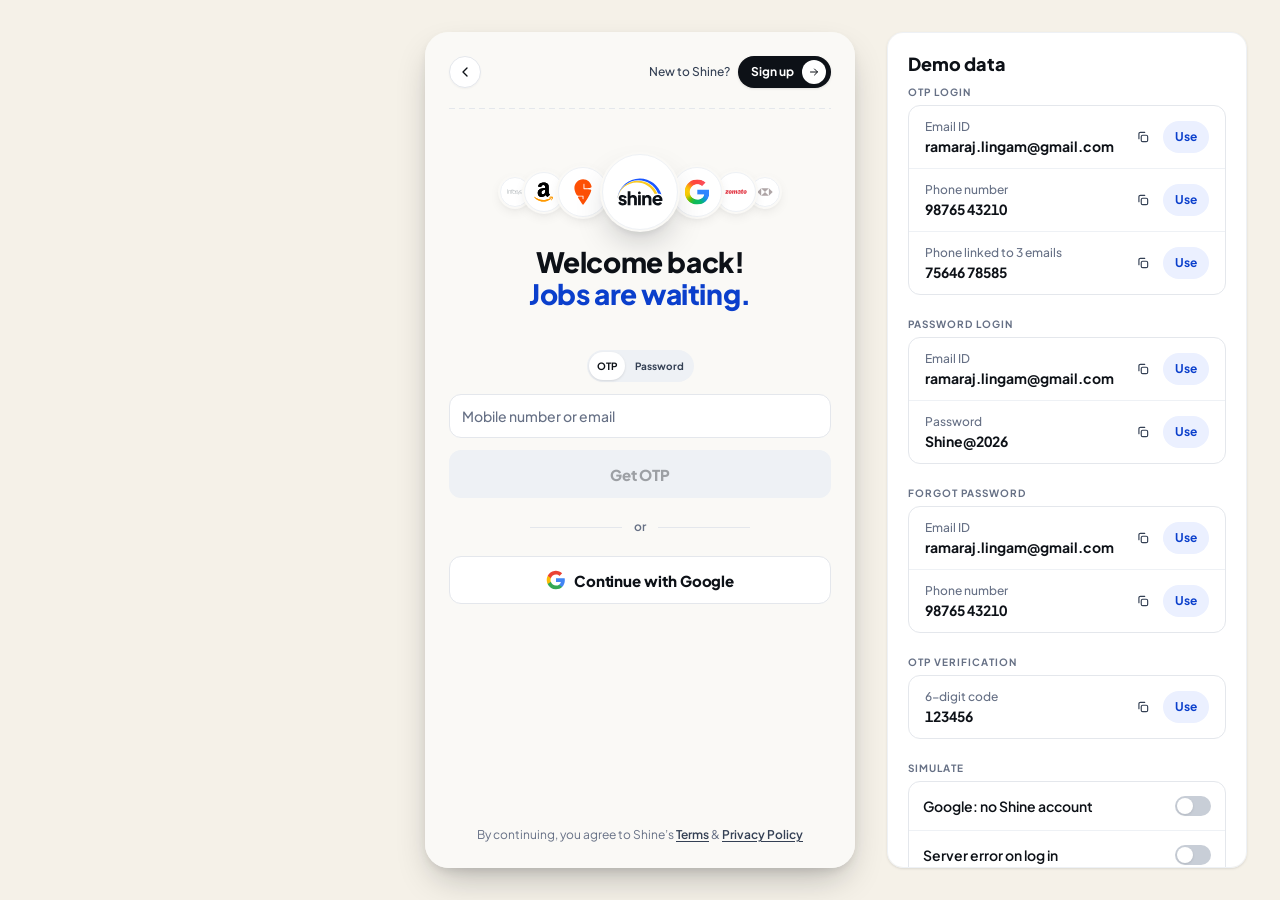
<file: login-flow.html>
<!doctype html>
<!--
  ═══════════════════════════════════════════════════════════════════════════
  SHINE APP · LOGIN FLOW (logged out)                         login-flow.html
  Repo copy of App-logout/App login/login-flow.html (components linked, Back → index.html).

  Screens  login (Dial hero · OTP | Password · Google) → OTP sheet (auto-
           submits on the 6th digit) / account picker sheet → "Welcome back"
           splash (Reset → logged-out home);  Forgot password → OTP → Create a
           new password → back to log in (email prefilled) + success alert.
  Shared components (components/ — linked):
           • bottom-sheet v1.2.1 (ShineSheet) — every slide-up panel here
             (OTP = inline CTA, account picker = sticky CTA, demo data = list)
           • notify v1.0.0 (ShineNotify) — bottom toasts + top floating alerts
             (server errors → informative error alert, no button)
  Page sections  DS atoms · landing (Dial + headline + switch) · page skin ·
           flow script (mock auth: replace the DB / SIM block with the API).
  Linking  login-flow.html?next=<relative url>   return there after log in
           &tab=password                           open on the Password tab
           &demo=0                                 hide the Demo data helper (on by default)
           Back = previous app screen (else homeUrl). Config: ShineLoginConfig.
  ═══════════════════════════════════════════════════════════════════════════
-->
<html lang="en">
<head>
<meta charset="utf-8">
<meta name="viewport" content="width=device-width, initial-scale=1, viewport-fit=cover">
<script data-ios-nozoom>
  /* iOS Safari auto-zooms the page when a focused field's text is under 16px
     (search modal, filter search). Adding maximum-scale=1 on iOS / iPadOS only
     stops that auto-zoom without touching the design. Pinch-to-zoom still works
     (iOS ignores scale limits for user gestures since iOS 10), and Android —
     which never auto-zooms — keeps its viewport untouched. */
  (function () {
    var iOS = /iP(hone|ad|od)/.test(navigator.userAgent) ||
              (navigator.platform === 'MacIntel' && navigator.maxTouchPoints > 1);   // iPadOS "desktop" mode
    var m = document.querySelector('meta[name="viewport"]');
    if (iOS && m && !/maximum-scale/.test(m.content)) m.content += ', maximum-scale=1';
  })();
</script>
<meta name="theme-color" content="#FAF9F6">
<title>Log in · Shine</title>
<link rel="preconnect" href="https://fonts.googleapis.com"><link rel="preconnect" href="https://fonts.gstatic.com" crossorigin>
<link href="https://fonts.googleapis.com/css2?family=Plus+Jakarta+Sans:wght@400;500;600;700;800&display=swap" rel="stylesheet">
<style>

/* ════════════════════════════════════════════════════════════════
   SHINE DESIGN SYSTEM — TOKENS
   Source: design-system/DESIGN-SYSTEM.md · design-system/component-system.md
   Mobile-only build → the §2.1 / §2.3 mobile column is the :root default.
   Layer 1: primitives (definitions only — never consumed by components)
   ════════════════════════════════════════════════════════════════ */
:root{
  --c-brand-50:#F0F5FF; --c-brand-100:#EBF0FF; --c-brand-200:#C9DBFF; --c-brand-300:#7EA3FF;
  --c-brand-400:#4D7CFF; --c-brand-500:#1A56FF; --c-brand-600:#0B3FCC; --c-brand-700:#0A33A6;
  --c-brand-500-op10:rgba(26,86,255,.10); --c-brand-500-op18:rgba(26,86,255,.18);
  --c-brand-500-op40:rgba(26,86,255,.40); --c-brand-500-op45:rgba(26,86,255,.45);
  --c-cn-50:#F7F9FB; --c-cn-100:#EEF1F5; --c-cn-200:#E4E7EC; --c-cn-300:#C8CED7; --c-cn-400:#98A2B3;
  --c-cn-500:#667085; --c-cn-600:#4A5260; --c-cn-700:#344054; --c-cn-800:#232A38; --c-cn-900:#161B22;
  --c-cn-black:#0D1117; --c-cn-white:#FFFFFF;
  --c-cn-black-04:rgba(13,17,23,.04); --c-cn-black-06:rgba(13,17,23,.06); --c-cn-black-08:rgba(13,17,23,.08);
  --c-cn-black-10:rgba(13,17,23,.10); --c-cn-black-20:rgba(13,17,23,.20); --c-cn-black-30:rgba(13,17,23,.30);
  --c-cn-black-75:rgba(13,17,23,.36);
  --c-wn-50:#FFFDF8; --c-wn-100:#FAF9F6; --c-wn-200:#F5F1E8; --c-wn-300:#E8E5DD;
  --c-green-50:#EAFAF0; --c-green-500:#12B76A; --c-green-500-op30:rgba(18,183,106,.30); --c-green-600:#0E9A5A; --c-green-700:#027A48;
  --c-red-600:#B42318; --c-red-700:#8B1A14; --c-amber-100:#FFF4ED; --c-amber-400:#FAB663; --c-amber-700:#A35A04;
  --c-pink-100:#FCE7F3; --c-pink-600:#BE185D;
  --c-violet-100:#F3EEFE; --c-violet-200:#DAC9FF; --c-violet-500:#7A5AF8; --c-violet-600:#6F46E0;
  --c-aqua-100:#CCFBEE; --c-aqua-500:#14B8A6; --c-aqua-700:#0F766A;
  --c-cyan-100:#CFFAFE; --c-cyan-700:#0E7490;
  --c-lime-100:#EBFFB0; --c-lime-300:#C4FF38; --c-lime-700:#56770B;
  --c-ey-100:#FFFCC0; --c-ey-400:#FFE419; --c-ey-800:#5F5200;
  /* Shine logo artwork yellow — sampled from shine-logo-light.svg, outside the DS ramps */
  --c-logo-yellow:#FACA22;

  --unit-0:0; --unit-1:1px; --unit-1-5:1.5px; --unit-2:2px; --unit-4:4px; --unit-6:6px; --unit-8:8px;
  --unit-10:10px; --unit-12:12px; --unit-14:14px; --unit-16:16px; --unit-18:18px; --unit-20:20px;
  --unit-22:22px; --unit-24:24px; --unit-26:26px; --unit-28:28px; --unit-32:32px; --unit-36:36px; --unit-40:40px;
  --unit-44:44px; --unit-48:48px; --unit-56:56px; --unit-64:64px; --unit-72:72px; --unit-96:96px;
  --unit-240:240px; --unit-360:360px; --unit-480:480px; --unit-1024:1024px;

  --typeface-family-brand:"Plus Jakarta Sans",system-ui,-apple-system,sans-serif;
  --typeface-weight-regular:400; --typeface-weight-medium:500; --typeface-weight-semibold:600;
  --typeface-weight-bold:700; --typeface-weight-extrabold:800;
}
/* Layer 2: SEMANTIC TOKENS — the only layer components consume */
:root{
  /* §2.1 Typography · mobile */
  --type-display-lg-size:var(--unit-40); --type-display-lg-lh:var(--unit-40); --type-display-lg-ls:-1px;
  --type-display-md-size:var(--unit-32); --type-display-md-lh:var(--unit-36); --type-display-md-ls:-0.4px;
  --type-display-sm-size:var(--unit-24); --type-display-sm-lh:var(--unit-28); --type-display-sm-ls:-0.3px;
  --type-heading-lg-size:var(--unit-22); --type-heading-lg-lh:var(--unit-26);
  --type-heading-md-size:var(--unit-18); --type-heading-md-lh:var(--unit-22); --type-heading-md-ls:-0.2px;
  --type-heading-sm-size:var(--unit-16); --type-heading-sm-lh:var(--unit-20);
  --type-body-lg-size:var(--unit-16); --type-body-lg-lh:var(--unit-24);
  --type-body-md-size:var(--unit-14); --type-body-md-lh:var(--unit-20);
  --type-body-sm-size:var(--unit-12); --type-body-sm-lh:var(--unit-18);
  --type-label-lg-size:var(--unit-14); --type-label-lg-lh:var(--unit-14);
  --type-label-md-size:var(--unit-12); --type-label-md-lh:var(--unit-12);
  --type-label-sm-size:var(--unit-10); --type-label-sm-lh:var(--unit-10);
  --type-eyebrow-md-size:var(--unit-12); --type-eyebrow-md-lh:var(--unit-12); --type-eyebrow-md-ls:var(--unit-1-5);
  --type-eyebrow-sm-size:var(--unit-10); --type-eyebrow-sm-lh:var(--unit-10); --type-eyebrow-sm-ls:var(--unit-1);

  /* §2.2 Content */
  --content-neutral-base:var(--c-cn-black); --content-neutral-muted:var(--c-cn-700);
  --content-neutral-faded:var(--c-cn-500); --content-neutral-disabled:var(--c-cn-black-75);
  --content-neutral-brand:var(--c-brand-600); --content-neutral-brand-hover:var(--c-brand-700);
  --content-on-fill-dark-base:var(--c-cn-white); --content-on-fill-dark-muted:var(--c-cn-300);
  --content-status-positive:var(--c-green-700); --content-status-notice:var(--c-amber-700);
  --content-decorative-violet:var(--c-violet-600); --content-decorative-pink:var(--c-pink-600);
  --content-decorative-aqua:var(--c-aqua-700); --content-decorative-cyan:var(--c-cyan-700);
  --content-decorative-lime:var(--c-lime-700); --content-decorative-electric-yellow:var(--c-ey-800);

  /* §2.2 Surface */
  --surface-neutral-base:var(--c-wn-100); --surface-neutral-raised:var(--c-cn-white);
  --surface-neutral-muted:var(--c-cn-100); --surface-neutral-sunken:var(--c-cn-200);
  --surface-neutral-state-hover:var(--c-cn-100); --surface-neutral-state-pressed:var(--c-cn-200);
  --surface-neutral-state-selected:var(--c-brand-50);
  --surface-inverse-base:var(--c-cn-black); --surface-inverse-raised:var(--c-cn-800);
  --surface-inverse-state-hover:var(--c-cn-700); --surface-inverse-state-pressed:var(--c-cn-600);
  --surface-brand-brand-intense:var(--c-brand-500); --surface-brand-brand-intense-hover:var(--c-brand-600);
  --surface-brand-brand-intense-pressed:var(--c-brand-700); --surface-brand-brand-subtle:var(--c-brand-100);
  --surface-status-positive-intense:var(--c-green-700); --surface-status-positive-subtle:var(--c-green-50);
  --surface-status-notice-subtle:var(--c-amber-100);
  --surface-decorative-violet-subtle:var(--c-violet-100); --surface-decorative-pink-subtle:var(--c-pink-100);
  --surface-decorative-aqua-subtle:var(--c-aqua-100); --surface-decorative-cyan-subtle:var(--c-cyan-100);
  --surface-decorative-lime-subtle:var(--c-lime-100); --surface-decorative-lime-intense:var(--c-lime-300);
  --surface-decorative-electric-yellow-subtle:var(--c-ey-100); --surface-decorative-electric-yellow-intense:var(--c-ey-400);
  --surface-decorative-violet-intense:var(--c-violet-600);
  /* alias — warm-neutral/200, the canvas tint used on Shine's warm pages */
  --surface-neutral-warm:var(--c-wn-200);
  /* alias — brand/50 wash for glows behind hero visuals */
  --surface-brand-wash:var(--c-brand-50);

  /* §2.2 Stroke */
  --stroke-neutral-base:var(--c-cn-200); --stroke-neutral-muted:var(--c-cn-100);
  --stroke-neutral-faded:var(--c-cn-50); --stroke-neutral-focus:var(--c-brand-500);
  --stroke-neutral-strong:var(--c-cn-300); /* alias — JSRP hover border */
  --stroke-status-positive:var(--c-green-600); --stroke-decorative-violet:var(--c-violet-500);

  /* §2.3 Spacing · mobile */
  --spacing-inset-xs:var(--unit-4); --spacing-inset-sm:var(--unit-6); --spacing-inset-md:var(--unit-8);
  --spacing-inset-lg:var(--unit-12); --spacing-inset-xl:var(--unit-16); --spacing-inset-xxl:var(--unit-22);
  --spacing-inline-xs:var(--unit-2); --spacing-inline-sm:var(--unit-4); --spacing-inline-md:var(--unit-8);
  --spacing-inline-lg:var(--unit-12); --spacing-inline-xl:var(--unit-18);
  --spacing-stack-3xs:var(--unit-2); --spacing-stack-xxs:var(--unit-4); --spacing-stack-xs:var(--unit-8);
  --spacing-stack-md:var(--unit-12); --spacing-stack-lg:var(--unit-14); --spacing-stack-xl:var(--unit-20);
  --spacing-stack-xxl:var(--unit-24);
  --spacing-section-xs:var(--unit-16); --spacing-section-sm:var(--unit-20); --spacing-section-md:var(--unit-24);
  --spacing-section-lg:var(--unit-32);
  --spacing-layout-xs:var(--unit-16); --spacing-layout-sm:var(--unit-24);

  /* §2.4 Size */
  --size-stroke-thin:var(--unit-1); --size-stroke-default:var(--unit-1-5); --size-stroke-thick:var(--unit-2);
  --size-radius-xs:var(--unit-2); --size-radius-sm:var(--unit-4); --size-radius-md:var(--unit-8);
  --size-radius-lg:var(--unit-12); --size-radius-xl:var(--unit-16); --size-radius-2xl:var(--unit-24);
  --size-radius-3xl:var(--unit-32); --size-radius-full:var(--unit-1024);
  --size-icon-xs:var(--unit-12); --size-icon-sm:var(--unit-14); --size-icon-md:var(--unit-16);
  --size-icon-lg:var(--unit-20); --size-icon-xl:var(--unit-24); --size-icon-2xl:var(--unit-32); --size-icon-3xl:var(--unit-40);
  /* alias — mobile artboard cap so the prototype stays phone-shaped on wide windows */
  --size-layout-mobile-max:var(--unit-480);
  /* A.02.9 proposed — hover-lift offset */
  --motion-lift-up:calc(-1 * var(--unit-1));
  --size-control-sm:var(--unit-40); --size-control-md:var(--unit-44); --size-control-lg:var(--unit-48); --size-control-xl:var(--unit-56);

  /* §2.5 Elevation · light */
  --elevation-neutral-subtle:0 1px 2px var(--c-cn-black-04);
  --elevation-neutral-raised:0 1px 3px var(--c-cn-black-08),0 1px 2px var(--c-cn-black-04);
  --elevation-neutral-lifted:0 4px 12px var(--c-cn-black-08),0 2px 4px var(--c-cn-black-04);
  --elevation-neutral-overlay:0 16px 36px -10px var(--c-cn-black-30),0 4px 10px -2px var(--c-cn-black-10);
  --elevation-neutral-modal:0 24px 60px -12px var(--c-cn-black-20),0 6px 16px -6px var(--c-cn-black-10);
  --elevation-brand-subtle:0 8px 24px -10px var(--c-brand-500-op18);
  --elevation-brand-raised:0 6px 14px -4px var(--c-brand-500-op45);
  --elevation-brand-lifted:0 16px 40px -12px var(--c-brand-500-op40);
  --elevation-focus-default:0 0 0 4px var(--c-brand-500-op10);
}

</style>
<!-- COMPONENT · bottom-sheet v1.2.1 -->
<link rel="stylesheet" href="components/bottom-sheet/bottom-sheet.css">
<!-- COMPONENT · notify v1.0.0 -->
<link rel="stylesheet" href="components/notify/notify.css">
<!-- page · DS atoms (button, input, alert, badge, toast) -->
<style>
:root{--c-red-50:#FEF2F2; --c-red-200:#FECDCA; --c-green-300:#5DD4A1;
  --content-status-negative:var(--c-red-600);
  --stroke-status-negative:var(--c-red-600);
  --stroke-status-negative-soft:var(--c-red-200);   
  --surface-status-negative-subtle:var(--c-red-50);
  --stroke-neutral-disabled:var(--c-cn-black-08);
  --elevation-focus-negative:0 0 0 4px rgba(180,35,24,.10);}
.field{display:flex;flex-direction:column}
.field-label{margin-bottom:var(--spacing-stack-xs);font-size:var(--type-body-md-size);line-height:var(--type-body-md-lh);font-weight:var(--typeface-weight-medium);color:var(--content-neutral-muted)}
.field-control{height:var(--size-control-lg);display:flex;align-items:center;gap:var(--spacing-inline-md);padding:0 var(--spacing-inset-xl);
  background:var(--surface-neutral-raised);border:var(--size-stroke-thin) solid var(--stroke-neutral-base);border-radius:var(--size-radius-lg);
  transition:border-color .15s ease,box-shadow .15s ease,background-color .15s ease}
.field-input{flex:1;min-width:0;height:100%;border:0;outline:0;background:transparent;font:var(--typeface-weight-medium) var(--type-body-lg-size)/var(--type-body-lg-lh) var(--typeface-family-brand);color:var(--content-neutral-base)}
.field-input::placeholder{color:var(--content-neutral-faded);font-weight:var(--typeface-weight-regular)}
.field-control.is-focused,.field-control:focus-within{border-color:var(--stroke-neutral-focus);box-shadow:var(--elevation-focus-default)}
.field-trailing{width:var(--unit-32);height:var(--unit-32);margin-right:calc(-1 * var(--spacing-inset-sm));display:grid;place-items:center;border-radius:var(--size-radius-full);color:var(--content-neutral-faded);cursor:pointer}
.field-trailing svg{width:var(--size-icon-lg);height:var(--size-icon-lg)}
.field-prefix{display:inline-flex;align-items:center;gap:var(--spacing-inline-sm);height:var(--unit-24);padding-right:var(--spacing-inset-lg);
  margin-right:var(--spacing-inline-sm);border-right:var(--size-stroke-thin) solid var(--stroke-neutral-base);
  font-size:var(--type-body-lg-size);font-weight:var(--typeface-weight-semibold);color:var(--content-neutral-muted);cursor:pointer}
.field-helper,.field-message{margin-top:var(--spacing-stack-xs);display:flex;align-items:flex-start;gap:var(--spacing-inline-sm);
  font-size:var(--type-body-sm-size);line-height:var(--type-body-sm-lh);font-weight:var(--typeface-weight-medium);color:var(--content-neutral-faded)}
.field-message svg,.field-helper svg{width:var(--size-icon-sm);height:var(--size-icon-sm);flex:none;margin-top:var(--unit-2)}
.field-message a,.field-message button{color:inherit;font-weight:var(--typeface-weight-bold);text-decoration:underline;text-underline-offset:var(--unit-2)}
.field--invalid .field-control{border-color:var(--stroke-status-negative);background:var(--surface-status-negative-subtle);box-shadow:var(--elevation-focus-negative)}
.field--invalid .field-message{color:var(--content-status-negative);font-weight:var(--typeface-weight-semibold)}
.field--valid .field-message{color:var(--content-status-positive);font-weight:var(--typeface-weight-semibold)}
.check{display:inline-flex;align-items:center;gap:var(--spacing-inline-md);font-size:var(--type-body-md-size);line-height:var(--type-body-md-lh);font-weight:var(--typeface-weight-medium);color:var(--content-neutral-muted);cursor:pointer}
.au-link{font-size:var(--type-body-md-size);line-height:var(--type-body-md-lh);font-weight:var(--typeface-weight-bold);color:var(--content-neutral-brand);cursor:pointer}
.btn{display:inline-flex;align-items:center;justify-content:center;gap:var(--spacing-inline-md);white-space:nowrap;
  font-family:var(--typeface-family-brand);font-weight:var(--typeface-weight-bold);letter-spacing:0;
  border-radius:var(--size-radius-lg);transition:transform .15s ease,box-shadow .15s ease,background-color .15s ease;
  -webkit-user-select:none;user-select:none}
.btn:focus-visible{outline:var(--size-stroke-default) solid var(--stroke-neutral-focus);box-shadow:var(--elevation-focus-default)}
.btn--lg{height:var(--size-control-lg);padding:0 var(--spacing-inset-xxl);font-size:var(--type-label-lg-size);line-height:var(--type-label-lg-lh)}
.btn--block{width:100%}
.btn--primary{background:var(--surface-inverse-base);color:var(--content-on-fill-dark-base)}
.btn--primary:active{background:var(--surface-inverse-state-pressed);box-shadow:var(--elevation-neutral-raised)}
.btn--secondary{background:var(--surface-neutral-raised);color:var(--content-neutral-base);border:var(--size-stroke-default) solid var(--stroke-neutral-base)}
.btn--secondary:active{background:var(--surface-neutral-state-pressed)}
@media (hover:hover){.btn--primary:hover{background:var(--surface-inverse-state-hover);box-shadow:var(--elevation-neutral-lifted);transform:translateY(var(--motion-lift-up))}
.btn--secondary:hover{background:var(--surface-neutral-state-hover)}

}
.legal{font-size:var(--type-body-sm-size);line-height:var(--type-body-sm-lh);color:var(--content-neutral-faded);text-align:center}
.legal a{color:var(--content-neutral-muted);font-weight:var(--typeface-weight-semibold);text-decoration:underline;text-underline-offset:var(--unit-2)}
.btn svg{flex:none}
.btn[disabled]{background:var(--stroke-neutral-disabled);color:var(--content-neutral-disabled);box-shadow:none;transform:none;cursor:not-allowed}
.btn-spinner{width:var(--size-icon-md);height:var(--size-icon-md);border-radius:50%;border:var(--size-stroke-thick) solid currentColor;border-right-color:transparent;animation:auSpin .8s linear infinite}
@keyframes auSpin{to{transform:rotate(360deg)}}
.alert{display:flex;gap:var(--spacing-inline-md);padding:var(--spacing-inset-lg);border-radius:var(--size-radius-lg);
  font-size:var(--type-body-sm-size);line-height:var(--type-body-sm-lh)}
.alert svg{width:var(--size-icon-md);height:var(--size-icon-md);flex:none;margin-top:var(--unit-1)}
.alert-title{display:block;font-weight:var(--typeface-weight-bold)}
.alert-text{color:var(--content-neutral-muted);font-weight:var(--typeface-weight-medium)}
.alert-text a{color:var(--content-neutral-base);font-weight:var(--typeface-weight-bold);text-decoration:underline;text-underline-offset:var(--unit-2)}
.alert--negative{background:var(--surface-status-negative-subtle);border:var(--size-stroke-thin) solid var(--stroke-status-negative-soft);color:var(--content-status-negative)}
.alert--neutral{background:var(--surface-neutral-muted);border:var(--size-stroke-thin) solid var(--stroke-neutral-base);color:var(--content-neutral-base)}
.alert--positive{background:var(--surface-status-positive-subtle);border:var(--size-stroke-thin) solid rgba(18,183,106,.30);color:var(--content-status-positive)}
.badge{display:inline-flex;align-items:center;gap:var(--spacing-inline-sm);padding:var(--unit-2) var(--spacing-inset-md);border-radius:var(--size-radius-full);
  font-size:var(--type-label-sm-size);line-height:var(--unit-14);font-weight:var(--typeface-weight-bold);white-space:nowrap}
.badge svg{width:var(--size-icon-xs);height:var(--size-icon-xs)}
.badge--positive{background:var(--surface-status-positive-subtle);color:var(--content-status-positive)}
.badge--notice{background:var(--surface-status-notice-subtle);color:var(--content-status-notice)}
.toast{position:absolute;left:50%;bottom:calc(var(--spacing-section-lg) + env(safe-area-inset-bottom));transform:translateX(-50%);z-index:300;
  display:inline-flex;align-items:center;gap:var(--spacing-inline-md);max-width:calc(100% - 2 * var(--spacing-layout-xs));
  padding:var(--spacing-inset-lg) var(--spacing-inset-xl);border-radius:var(--size-radius-full);background:var(--surface-inverse-base);color:var(--content-on-fill-dark-base);
  box-shadow:var(--elevation-neutral-overlay);font-size:var(--type-body-md-size);line-height:var(--type-body-md-lh);font-weight:var(--typeface-weight-semibold);white-space:nowrap}
.toast svg{width:var(--size-icon-md);height:var(--size-icon-md);flex:none;color:var(--c-green-300)}
.otp{display:grid;grid-template-columns:repeat(6,1fr);gap:var(--spacing-inline-md);margin-top:var(--spacing-section-md)}
.otp-seg{height:var(--unit-56);border-radius:var(--size-radius-lg);border:var(--size-stroke-thin) solid var(--stroke-neutral-base);background:var(--surface-neutral-raised);
  display:grid;place-items:center;font-size:var(--type-heading-lg-size);line-height:1;font-weight:var(--typeface-weight-bold);color:var(--content-neutral-base);
  transition:border-color .15s ease,box-shadow .15s ease}
.otp-seg.is-focused{border-color:var(--stroke-neutral-focus);box-shadow:var(--elevation-focus-default)}
.otp-seg.is-focused::after{content:"";width:var(--unit-2);height:var(--unit-22);background:var(--content-neutral-base);animation:auBlink 1s steps(1) infinite}
@keyframes auBlink{50%{opacity:0}}
.otp-seg.is-filled{border-color:var(--stroke-neutral-strong)}
.otp--invalid .otp-seg{border-color:var(--stroke-status-negative);background:var(--surface-status-negative-subtle);color:var(--content-status-negative);box-shadow:var(--elevation-focus-negative)}
.otp--locked .otp-seg{background:var(--surface-neutral-muted);border-color:var(--stroke-neutral-base);color:var(--content-neutral-disabled)}
.otp-meta{display:flex;align-items:center;justify-content:space-between;gap:var(--spacing-inline-md);margin-top:var(--spacing-stack-md);
  font-size:var(--type-body-sm-size);line-height:var(--type-body-sm-lh);font-weight:var(--typeface-weight-medium);color:var(--content-neutral-faded)}
.otp-meta .count{color:var(--content-status-notice);font-weight:var(--typeface-weight-bold)}
.otp-meta .err{color:var(--content-status-negative);font-weight:var(--typeface-weight-semibold);display:inline-flex;align-items:center;gap:var(--spacing-inline-sm)}
.otp-meta .err svg{width:var(--size-icon-sm);height:var(--size-icon-sm)}
.otp-meta .resend{color:var(--content-neutral-brand);font-weight:var(--typeface-weight-bold);white-space:nowrap}
.otp-meta .resend[disabled]{color:var(--content-neutral-disabled)}
.acct-list{display:flex;flex-direction:column;gap:var(--spacing-inline-md);margin-top:var(--spacing-section-sm)}
.acct{display:flex;align-items:center;gap:var(--spacing-inline-lg);padding:var(--spacing-inset-lg) var(--spacing-inset-xl);border-radius:var(--size-radius-lg);
  background:var(--surface-neutral-raised);border:var(--size-stroke-thin) solid var(--stroke-neutral-base);cursor:pointer}
.acct-main{flex:1;min-width:0;display:flex;flex-direction:column;align-items:flex-start;gap:var(--spacing-stack-xxs)}
.acct-email{max-width:100%;overflow:hidden;text-overflow:ellipsis;white-space:nowrap;font-size:var(--type-body-md-size);line-height:var(--type-body-md-lh);font-weight:var(--typeface-weight-semibold)}
.radio{width:var(--size-icon-lg);height:var(--size-icon-lg);flex:none;border-radius:50%;border:var(--size-stroke-thick) solid var(--stroke-neutral-strong);display:grid;place-items:center}
.acct.is-selected{border-color:var(--content-neutral-base);box-shadow:0 0 0 var(--size-stroke-thin) var(--content-neutral-base);background:var(--surface-neutral-raised)}
.acct.is-selected .radio{border-color:var(--content-neutral-base)}
.acct.is-selected .radio::after{content:"";width:var(--unit-10);height:var(--unit-10);border-radius:50%;background:var(--content-neutral-base)}
.rules{display:grid;grid-template-columns:1fr 1fr;gap:var(--spacing-stack-xs) var(--spacing-inline-lg);padding:var(--spacing-inset-xl);border-radius:var(--size-radius-lg);
  background:var(--surface-neutral-raised);border:var(--size-stroke-thin) solid var(--stroke-neutral-muted)}
@media (prefers-reduced-motion:reduce){.btn-spinner,.otp-seg.is-focused::after{animation:none}
}
.num{word-spacing:.14em;white-space:nowrap}
*{box-sizing:border-box;margin:0;padding:0}
[hidden]{display:none !important}
html,body{height:100%;overflow:hidden;overscroll-behavior:none;background:var(--surface-neutral-base)}
body{font-family:var(--typeface-family-brand);color:var(--content-neutral-base);-webkit-font-smoothing:antialiased;-webkit-tap-highlight-color:transparent}
button{font:inherit;color:inherit;background:none;border:0;cursor:pointer}
a{color:inherit;text-decoration:none;cursor:pointer}
.scr{position:relative;height:100vh;height:100dvh;width:100%;max-width:var(--unit-480);margin:0 auto;display:flex;flex-direction:column;
  padding:env(safe-area-inset-top) 0 0;overflow:hidden;background:var(--surface-neutral-base)}
.ghost-back{width:var(--size-control-sm);height:var(--size-control-sm);margin-left:calc(-1 * var(--spacing-inset-md));display:grid;place-items:center;border-radius:var(--size-radius-full);color:var(--content-neutral-base)}
.ghost-back svg{width:var(--size-icon-xl);height:var(--size-icon-xl)}
.ghost-back:active{background:var(--surface-neutral-state-hover)}
.toast{position:fixed;left:50%;bottom:calc(var(--spacing-section-lg) + env(safe-area-inset-bottom));opacity:0;transform:translate(-50%,12px);
  transition:opacity .2s ease,transform .26s cubic-bezier(.32,.72,0,1);pointer-events:none}
.bs{max-width:var(--unit-480);margin:0 auto}
.logo{display:block;background:center/contain no-repeat;aspect-ratio:var(--ar);flex:none}
@media (min-width:600px){body{background:var(--surface-neutral-warm)}
html{background:var(--surface-neutral-warm)}
.scr{box-shadow:var(--elevation-neutral-overlay)}
}
*{box-sizing:border-box;margin:0;padding:0}
[hidden]{display:none !important}
html{background:var(--surface-neutral-warm)}
body{min-height:100vh;background:var(--surface-neutral-warm);font-family:var(--typeface-family-brand);color:var(--content-neutral-base);-webkit-font-smoothing:antialiased;-webkit-tap-highlight-color:transparent}
button{font:inherit;color:inherit;background:none;border:0;cursor:pointer}
a{color:inherit;text-decoration:none}
.app{position:relative;width:100%;max-width:var(--unit-480);margin:0 auto;min-height:100vh;min-height:100dvh;background:var(--surface-neutral-base)}
.view{min-height:100vh;min-height:100dvh;padding-top:env(safe-area-inset-top)}
.alert-slot:empty{display:none}
.field-message a,.alert-text a{cursor:pointer}
.bs{max-width:var(--unit-480);margin:0 auto}
.otp-wrap{position:relative}
.otp-wrap .otp{margin-top:var(--spacing-section-md)}
.otp-input{position:absolute;left:0;right:0;bottom:0;height:var(--unit-56);width:100%;z-index:2;opacity:0;border:0;background:transparent;
  font-size:var(--type-body-lg-size);color:transparent;caret-color:transparent;cursor:text}
.otp-input:disabled{cursor:not-allowed}
.otp-meta .count + .count{display:none}
.otp-meta .err + .count{margin-left:auto}
.toast{position:fixed;opacity:0;transform:translate(-50%,12px);transition:opacity .2s ease,transform .26s cubic-bezier(.32,.72,0,1);pointer-events:none}
.btn[aria-busy="true"]{cursor:progress}
.btn--secondary[aria-busy="true"]{background:var(--surface-neutral-raised);color:var(--content-neutral-base)}
.check{background:none;border:0;padding:0}
.au-link:focus-visible,.check:focus-visible,.acct:focus-visible,.otp-input:focus-visible{outline:var(--size-stroke-default) solid var(--stroke-neutral-focus);outline-offset:2px}
.acct{width:100%;text-align:left;font:inherit}
.demo-fab{position:fixed;z-index:90;top:calc(env(safe-area-inset-top) + var(--unit-14));right:max(var(--spacing-layout-xs),calc(50% - 240px + var(--spacing-layout-xs)));
  display:inline-flex;align-items:center;gap:var(--spacing-inline-sm);height:var(--unit-28);padding:0 var(--spacing-inset-md);border-radius:var(--size-radius-full);
  background:var(--surface-decorative-electric-yellow-subtle);border:var(--size-stroke-thin) solid var(--c-ey-400);color:var(--content-decorative-electric-yellow);
  font-size:var(--type-label-sm-size);font-weight:var(--typeface-weight-bold);letter-spacing:.2px}
.demo-fab svg{width:var(--size-icon-sm);height:var(--size-icon-sm)}
.guide{display:none}
.g-h{margin:var(--spacing-stack-xl) 0 var(--spacing-stack-xs);font-size:var(--type-eyebrow-sm-size);line-height:var(--type-eyebrow-sm-lh);letter-spacing:var(--type-eyebrow-sm-ls);text-transform:uppercase;color:var(--content-neutral-faded);font-weight:var(--typeface-weight-bold)}
#guideSheet .bs-body{padding-bottom:calc(var(--spacing-section-md) + env(safe-area-inset-bottom))}
@media (min-width:1080px){body{padding:var(--spacing-section-lg) 0}
.app{min-height:calc(100vh - 2 * var(--spacing-section-lg));border-radius:var(--size-radius-2xl);overflow:hidden;box-shadow:var(--elevation-neutral-overlay);max-width:430px}
.view{min-height:calc(100vh - 2 * var(--spacing-section-lg))}
.bs{max-width:430px}
.demo-fab{display:none}
.guide{display:block;position:fixed;top:var(--spacing-section-lg);left:calc(50% + 215px + var(--spacing-section-lg));width:320px;max-height:calc(100vh - 2 * var(--spacing-section-lg));overflow:auto;
    padding:var(--spacing-section-sm);border-radius:var(--size-radius-xl);background:var(--surface-neutral-raised);border:var(--size-stroke-thin) solid var(--stroke-neutral-muted);box-shadow:var(--elevation-neutral-raised)}
.guide::before{content:"Demo data";display:block;font-size:var(--type-heading-md-size);line-height:var(--type-heading-md-lh);font-weight:var(--typeface-weight-extrabold);margin-bottom:var(--spacing-stack-xxs)}

}
@media (min-width:1080px){.bs:not(.bs--nested){bottom:var(--spacing-section-lg);border-radius:var(--size-radius-3xl) var(--size-radius-3xl) var(--size-radius-2xl) var(--size-radius-2xl)}
 }
.demo-fab{z-index:200}
.guide-open .demo-fab{display:none}
@media (min-width:1080px){.guide{z-index:200}
}


</style>
<!-- page · landing: Dial hero (Ripple motion) + headline reveal + OTP | Password switch -->
<style>
/* company logos (data URIs) */
.lg-accenture{background-image:url("[data-uri]");--ar:0.946;--lh:0.780}
.lg-amazon{background-image:url("[data-uri]");--ar:0.971;--lh:0.780}
.lg-barclays{background-image:url("[data-uri]");--ar:0.937;--lh:0.780}
.lg-byjus{background-image:url("[data-uri]");--ar:1.008;--lh:0.780}
.lg-capgemini{background-image:url("[data-uri]");--ar:1.078;--lh:0.780}
.lg-cognizant{background-image:url("[data-uri]");--ar:1.180;--lh:0.780}
.lg-ey{background-image:url("[data-uri]");--ar:0.993;--lh:0.780}
.lg-google{background-image:url("[data-uri]");--ar:0.984;--lh:0.780}
.lg-groww{background-image:url("[data-uri]");--ar:1.000;--lh:0.780}
.lg-phonepe{background-image:url("[data-uri]");--ar:1.000;--lh:0.780}
.lg-postman{background-image:url("[data-uri]");--ar:0.998;--lh:0.780}
.lg-razorpay{background-image:url("[data-uri]");--ar:0.872;--lh:0.780}
.lg-swiggy{background-image:url("[data-uri]");--ar:0.681;--lh:0.780}
.lg-zerodha{background-image:url("[data-uri]");--ar:1.000;--lh:0.780}
.lg-hsbc{background-image:url("[data-uri]");--ar:1.962;--lh:0.560}
.lg-tcs{background-image:url("[data-uri]");--ar:1.087;--lh:0.780}
.lg-wipro{background-image:url("[data-uri]");--ar:1.264;--lh:0.780}
.lg-deloitte{background-image:url("[data-uri]");--ar:4.934;--lh:0.428}
.lg-hcl{background-image:url("[data-uri]");--ar:6.244;--lh:0.380}
.lg-icici_bank{background-image:url("[data-uri]");--ar:4.864;--lh:0.431}
.lg-infosys{background-image:url("[data-uri]");--ar:2.613;--lh:0.560}
.lg-jpmorgan{background-image:url("[data-uri]");--ar:4.566;--lh:0.445}
.lg-novartis{background-image:url("[data-uri]");--ar:6.000;--lh:0.388}
.lg-ola{background-image:url("[data-uri]");--ar:2.553;--lh:0.560}
.lg-rapido{background-image:url("[data-uri]");--ar:2.294;--lh:0.560}
.lg-zomato{background-image:url("[data-uri]");--ar:4.378;--lh:0.454}
.be-bar{height:var(--size-control-xl);flex:none;margin-top:var(--spacing-stack-xl);display:flex;align-items:center;justify-content:space-between;padding:0 var(--spacing-layout-xs)}
.be-bar .shine-logo{height:var(--unit-28);width:auto;color:var(--content-neutral-base)}
.g1{flex:1 1 0;min-height:var(--spacing-stack-xs);max-height:var(--unit-96)}
.g2{flex:1 1 0;min-height:var(--spacing-stack-lg)}
.be-f{width:100%;height:100%;display:grid;place-items:center;transition:filter .9s ease,opacity .9s ease}
.be-f .logo{width:56%;height:56%;aspect-ratio:auto}
.be-f.wide .logo{width:74%}
.be-copy{flex:none;margin-top:var(--spacing-section-sm);padding:0 var(--spacing-section-md);text-align:center}
.be-h{font-size:var(--type-display-md-size);line-height:var(--type-display-md-lh);letter-spacing:var(--type-display-md-ls);font-weight:var(--typeface-weight-extrabold);text-wrap:balance}
.be-h em{font-style:normal;color:var(--content-neutral-brand)}
.be-foot{flex:none;padding:0 var(--spacing-layout-xs) max(var(--spacing-section-sm),env(safe-area-inset-bottom));display:flex;flex-direction:column;align-items:center;gap:var(--spacing-stack-lg)}
.scr{--stage-h:clamp(120px,24dvh,205px);--ctl-h:var(--size-control-xl)}
@media (max-height:720px){.scr{--ctl-h:var(--size-control-lg)}
.be-h{font-size:var(--type-display-sm-size);line-height:var(--type-display-sm-lh);letter-spacing:var(--type-display-sm-ls)}
.be-copy{margin-top:var(--spacing-stack-lg)}
.be-bar{margin-top:var(--spacing-stack-md)}

}
.pill-explore{display:inline-flex;align-items:center;gap:var(--spacing-inline-md);height:var(--unit-32);
  padding:0 var(--spacing-inset-xs) 0 var(--spacing-inset-lg);
  border-radius:var(--size-radius-full);background:var(--surface-neutral-raised);border:var(--size-stroke-thin) solid var(--stroke-neutral-base);
  box-shadow:var(--elevation-neutral-subtle);color:var(--content-neutral-base);font-size:var(--type-label-md-size);line-height:var(--type-label-md-lh);
  font-weight:var(--typeface-weight-bold);transition:background-color .15s,box-shadow .15s}
.pill-explore .arr{width:var(--unit-24);height:var(--unit-24);border-radius:var(--size-radius-full);display:grid;place-items:center;flex:none;
  background:var(--surface-inverse-base);color:var(--content-on-fill-dark-base);overflow:hidden}
.pill-explore .arr .ic{display:inline-flex;width:var(--size-icon-xs);height:var(--size-icon-xs);animation:nudge 1.8s cubic-bezier(.5,0,.3,1) infinite}
.pill-explore .arr .ic svg{width:100%;height:100%}
@keyframes nudge{0%,45%{transform:translateX(0);opacity:1}62%{transform:translateX(var(--unit-14));opacity:0}63%{transform:translateX(calc(-1 * var(--unit-14)));opacity:0}80%,100%{transform:translateX(0);opacity:1}}
.pill-explore:active{background:var(--surface-neutral-state-pressed)}
@media (hover:hover){.pill-explore:hover{background:var(--surface-neutral-state-hover);box-shadow:var(--elevation-neutral-raised)}
}
@media (prefers-reduced-motion:reduce){.pill-explore .arr .ic{animation:none}
}
.hx{flex:none;position:relative;margin:0 var(--spacing-layout-xs)}
.hx-b{width:calc(var(--s) * var(--hk,1));height:calc(var(--s) * var(--hk,1));flex:none;border-radius:50%;display:grid;place-items:center;
  background:var(--surface-neutral-raised);border:var(--size-stroke-thin) solid var(--stroke-neutral-muted);box-shadow:var(--elevation-neutral-lifted)}
.hx-b.is-grey .be-f{filter:grayscale(.9);opacity:.42}
.hx-shine{box-shadow:var(--elevation-neutral-overlay);z-index:2}
.hx-shine .shine-logo{width:62%;height:auto;color:var(--content-neutral-base)}
.hx-b .be-f{transition:transform .46s cubic-bezier(.34,1.56,.64,1),opacity .28s ease,filter .9s ease}
.hx-b .be-f.out{transform:scale(.35) rotate(-28deg);opacity:0;transition:transform .22s cubic-bezier(.5,0,.75,0),opacity .18s ease-in}
@keyframes hxBoop{0%{scale:1}30%{scale:.9}65%{scale:1.06}100%{scale:1}}
@keyframes hxBob{from{translate:0 0}to{translate:0 var(--bob,3px)}}
@media (max-height:720px){.scr{--hk:.86}
}
@media (prefers-reduced-motion:reduce){.hx *{animation:none !important}
}
.hx-dial{display:flex;align-items:center;justify-content:center;height:calc((var(--unit-72) + var(--unit-12)) * var(--hk,1))}
.hx-dial>.hx-b+.hx-b{margin-left:calc(var(--unit-6) * -1)}
.hx-dial .be-f .logo{width:54%;height:54%}
.hx-dial .be-f.wide .logo{width:58%}
.hx-dial>.hx-b{box-shadow:0 0 0 var(--unit-2) var(--surface-neutral-base),var(--elevation-neutral-lifted)}
.hx-dial>.hx-shine{z-index:4;box-shadow:0 0 0 var(--unit-2) var(--surface-neutral-base),var(--elevation-neutral-overlay)}
.be-copy{padding:0 var(--unit-20)}
.hx-shine{position:relative}
.hx-ring{position:absolute;inset:-2px;border-radius:50%;border:2px solid var(--content-neutral-brand);opacity:0;pointer-events:none}
.tw{display:grid;justify-items:center;color:var(--content-neutral-brand);white-space:nowrap}
.tw-p{grid-area:1/1}
.tw-w{display:inline-block;opacity:0;transform:translateY(.28em);filter:blur(4px);will-change:transform,opacity,filter}
.tw-p.on .tw-w{opacity:1;transform:none;filter:blur(0);
  transition:opacity .9s cubic-bezier(.22,1,.36,1),transform 1.1s cubic-bezier(.22,1,.36,1),filter .9s cubic-bezier(.22,1,.36,1);
  transition-delay:calc(var(--i) * 80ms + 420ms)}
.tw-p.off .tw-w{opacity:0;transform:translateY(-.18em);filter:blur(4px);
  transition:opacity .42s cubic-bezier(.4,0,.7,.2),transform .5s cubic-bezier(.4,0,.7,.2),filter .42s cubic-bezier(.4,0,.7,.2);
  transition-delay:calc(var(--i) * 35ms)}
.tw:not(.tw-go) .tw-p.on .tw-w{transition:none}
@media (prefers-reduced-motion:reduce){.tw-w{transition:none !important;filter:none}
}
.sw{flex:none;align-self:center;margin-top:var(--spacing-section-sm);display:flex;align-items:center;gap:var(--unit-2);padding:var(--unit-2);border-radius:var(--size-radius-full);background:var(--surface-neutral-muted)}
.sw button{height:var(--unit-28);padding:0 var(--spacing-inset-md);border-radius:var(--size-radius-full);font-size:var(--type-label-sm-size);font-weight:var(--typeface-weight-bold);color:var(--content-neutral-muted);
  display:inline-flex;align-items:center;gap:var(--spacing-inline-sm);transition:background .2s,color .2s,box-shadow .2s}
.sw button:focus{outline:none}
.sw button:focus-visible{outline:var(--size-stroke-default) solid var(--stroke-neutral-focus);outline-offset:var(--unit-2)}
.sw button[aria-pressed="true"]{background:var(--surface-neutral-raised);color:var(--content-neutral-base);box-shadow:var(--elevation-neutral-raised)}
.sw-or{flex:none;margin:var(--spacing-stack-md) 0;text-align:center;font-size:var(--type-body-sm-size);line-height:var(--type-body-sm-lh);color:var(--content-neutral-faded);font-weight:var(--typeface-weight-semibold)}
.sw-google{flex:none;height:var(--ctl-h);margin:0 var(--spacing-layout-xs);gap:var(--spacing-inline-lg)}
.sw-google svg{width:var(--size-icon-lg);height:var(--size-icon-lg)}
.sw-form{flex:none;margin-top:var(--spacing-stack-lg);padding:0 var(--spacing-layout-xs);display:flex;flex-direction:column;gap:var(--spacing-stack-md)}
.sw-form .field-control{height:var(--ctl-h);border-radius:var(--size-radius-lg);box-shadow:var(--elevation-neutral-raised)}
.sw-form .btn{height:var(--ctl-h)}
.sw-forgot{display:flex;justify-content:flex-end;padding-top:var(--spacing-stack-xs)}
.scr{--ctl-h:var(--size-control-lg);--in:var(--spacing-stack-md);--between:calc(var(--spacing-section-lg) + var(--spacing-stack-xs))}
.be-bar{margin-top:var(--spacing-stack-xs)}
.g1{max-height:var(--spacing-stack-xl)}
.be-copy{margin-top:var(--in)}
.sw{margin-top:var(--between)}
.sw-form{margin-top:var(--in);gap:var(--in)}
.be-h{font-size:var(--unit-28);line-height:var(--unit-32);letter-spacing:var(--type-display-md-ls)}
.sw-or{align-self:center;width:min(60%,calc(var(--unit-96) * 2 + var(--unit-28)));display:flex;align-items:center;gap:var(--spacing-inline-lg);margin:var(--spacing-stack-xl) auto}
.sw-or::before,.sw-or::after{content:"";flex:1;height:var(--size-stroke-thin);background:var(--stroke-neutral-base)}
.sw-form{padding:0 var(--unit-20)}
.sw-google{margin:0 var(--unit-20)}
.sw-form .field-control{height:var(--size-control-md);padding:0 var(--spacing-inset-lg);gap:var(--spacing-inline-md);overflow:hidden;
  background:var(--surface-neutral-raised);border:var(--size-stroke-thin) solid var(--stroke-neutral-base);border-radius:var(--size-radius-lg);box-shadow:none}
.sw-form .field-control:focus-within{border-color:var(--content-neutral-brand);box-shadow:0 0 0 3px var(--c-brand-500-op18)}
.sw-form .field-input{font:var(--typeface-weight-medium) var(--type-body-md-size)/var(--type-body-md-lh) var(--typeface-family-brand)}
.sw-form .field-input::placeholder{color:var(--content-neutral-faded);font-weight:var(--typeface-weight-medium)}
.sw-form .field-prefix{align-self:stretch;height:auto;margin:0 var(--spacing-inline-xs) 0 calc(-1 * var(--spacing-inset-lg));padding:0 var(--spacing-inset-lg);
  background:var(--surface-neutral-muted);border-right:var(--size-stroke-thin) solid var(--stroke-neutral-base);
  font:var(--typeface-weight-semibold) var(--type-body-md-size)/var(--type-body-md-lh) var(--typeface-family-brand);color:var(--content-neutral-muted)}
.sw-form .field-trailing svg{width:var(--size-icon-md);height:var(--size-icon-md)}
.sw-form .field-prefix svg{display:none}
.sw-form .field-prefix{cursor:default}
.sw-form .btn,.sw-google{height:var(--unit-48);padding:0 var(--spacing-inset-xl);border-radius:var(--size-radius-lg);
  font-family:var(--typeface-family-brand);font-weight:var(--typeface-weight-extrabold);font-size:15px;line-height:1;letter-spacing:-0.005em}
.sw-form .btn--primary{background:var(--content-neutral-base);color:var(--content-on-fill-dark-base)}
.sw-form .btn--primary:active,.sw-google:active{transform:scale(.99)}
.sw-form .btn[disabled]{background:var(--surface-neutral-muted);color:var(--content-neutral-disabled);transform:none}
.sw-google{background:var(--surface-neutral-raised);border:var(--size-stroke-thin) solid var(--stroke-neutral-base);color:var(--content-neutral-base);gap:var(--spacing-inline-md)}
.sw-google svg{width:var(--size-icon-lg);height:var(--size-icon-lg)}
.sw-forgot .au-link{font-size:var(--type-body-sm-size);line-height:var(--type-body-sm-lh)}
.sw-form .field--invalid .field-control{border-color:var(--stroke-status-negative);box-shadow:0 0 0 3px rgba(180,35,24,.18)}
@media (max-height:720px){.scr{--in:var(--spacing-stack-xs);--between:var(--spacing-stack-xxl)}
.sw-form{gap:var(--spacing-stack-md)}
.sw-or{margin:var(--spacing-section-xs) auto}
.be-h{font-size:var(--unit-28);line-height:var(--unit-32);letter-spacing:var(--type-display-md-ls)}
}


</style>
<!-- page skin — profile-family look for every view + sheet -->
<style>
html:not(.is-demo) .demo-fab,html:not(.is-demo) .guide{display:none !important}
html,body{height:auto;overflow:visible;overscroll-behavior:auto}
.sr-only{position:absolute;width:1px;height:1px;margin:-1px;overflow:hidden;clip:rect(0 0 0 0);white-space:nowrap;border:0}
.view{min-height:100vh;min-height:100dvh}
.lg.scr{height:auto;min-height:100vh;min-height:100dvh;overflow:visible;max-width:none;margin:0;box-shadow:none}
.lg .be-foot{padding-top:var(--spacing-section-sm)}
.lg .alert-slot:empty{display:none}
.lg .lg-alert{margin:var(--spacing-stack-md) var(--unit-20) 0}
.lg .sw-form .alert-slot .alert{margin:0}
.sw button[aria-selected="true"]{background:var(--surface-neutral-raised);color:var(--content-neutral-base);box-shadow:var(--elevation-neutral-raised)}
.sw button:focus-visible{outline:var(--size-stroke-default) solid var(--stroke-neutral-focus);outline-offset:var(--unit-2)}
.sw-forgot{display:flex;justify-content:flex-end;padding-top:var(--spacing-stack-xs)}
.sw-google[aria-busy="true"]{color:var(--content-neutral-muted)}
.ghost-back{margin-left:calc(-1 * var(--spacing-inset-md))}
.field-control{height:var(--size-control-md);padding:0 var(--spacing-inset-lg);gap:var(--spacing-inline-md);overflow:hidden;
  background:var(--surface-neutral-raised);border:var(--size-stroke-thin) solid var(--stroke-neutral-base);border-radius:var(--size-radius-lg);box-shadow:none}
.field-control:focus-within,.field-control.is-focused{border-color:var(--content-neutral-brand);box-shadow:0 0 0 3px var(--c-brand-500-op18)}
.field-input{font:var(--typeface-weight-medium) var(--type-body-md-size)/var(--type-body-md-lh) var(--typeface-family-brand)}
.field-input::placeholder{color:var(--content-neutral-faded);font-weight:var(--typeface-weight-medium)}
.field-prefix{align-self:stretch;height:auto;margin:0 var(--spacing-inline-xs) 0 calc(-1 * var(--spacing-inset-lg));padding:0 var(--spacing-inset-lg);
  background:var(--surface-neutral-muted);border-right:var(--size-stroke-thin) solid var(--stroke-neutral-base);cursor:default;
  font:var(--typeface-weight-semibold) var(--type-body-md-size)/var(--type-body-md-lh) var(--typeface-family-brand);color:var(--content-neutral-muted)}
.field-trailing{width:var(--unit-28);height:var(--unit-28);margin-right:calc(-1 * var(--spacing-inset-xs))}
.field-trailing svg{width:var(--size-icon-md);height:var(--size-icon-md)}
.field-label{margin-bottom:var(--spacing-stack-xs);font:var(--typeface-weight-medium) var(--type-body-md-size)/var(--type-body-md-lh) var(--typeface-family-brand);color:var(--content-neutral-muted)}
.field-helper,.field-message{margin-top:var(--spacing-stack-xs);font-size:var(--type-body-sm-size);line-height:var(--type-body-sm-lh);font-weight:var(--typeface-weight-medium)}
.field-helper{color:var(--content-neutral-muted)}
.field--invalid .field-control{border-color:var(--stroke-status-negative);background:var(--surface-neutral-raised);box-shadow:none}
.field--invalid .field-control:focus-within{box-shadow:0 0 0 3px rgba(180,35,24,.18)}
.field--invalid .field-message{font-weight:var(--typeface-weight-semibold)}
.btn--lg,.sw-google{height:var(--unit-48);padding:0 var(--spacing-inset-xl);border-radius:var(--size-radius-lg);
  font-family:var(--typeface-family-brand);font-weight:var(--typeface-weight-extrabold);font-size:15px;line-height:1;letter-spacing:-0.005em}
.btn--primary{background:var(--content-neutral-base)}
.btn--lg:active:not([disabled]),.sw-google:active{transform:scale(.99)}
.btn[disabled]{background:var(--surface-neutral-muted);color:var(--content-neutral-disabled)}
.btn--secondary{border-width:var(--size-stroke-thin)}
.btn--secondary.btn--lg{background:var(--surface-neutral-raised)}
.btn-spinner{width:var(--size-icon-sm);height:var(--size-icon-sm)}
.pf{display:flex;flex-direction:column;background:var(--surface-neutral-base);color:var(--content-neutral-base);font-family:var(--typeface-family-brand)}
.pf-bar{flex:none;height:var(--size-control-xl);display:flex;align-items:center;margin-top:var(--spacing-stack-xs);padding:0 var(--spacing-layout-xs)}
.pf-body{flex:1 1 auto;padding:var(--spacing-stack-md) var(--unit-20) var(--unit-24)}
.pf-h{font-size:var(--type-heading-lg-size);line-height:var(--type-heading-lg-lh);letter-spacing:-0.3px;font-weight:var(--typeface-weight-extrabold);text-wrap:balance}
.pf-h em{font-style:normal;color:var(--content-neutral-brand)}
.pf-form{margin-top:var(--unit-32);display:flex;flex-direction:column;gap:var(--unit-24)}
.pf .alert-slot:empty{display:none}
.pf-body > .alert-slot{margin-top:var(--unit-24)}
.pf-alt{margin-top:var(--unit-24);font-size:var(--type-body-md-size);line-height:var(--type-body-md-lh);color:var(--content-neutral-muted);font-weight:var(--typeface-weight-medium)}
.pf-alt a{color:var(--content-neutral-brand);font-weight:var(--typeface-weight-bold)}
.pf-foot{position:sticky;bottom:0;z-index:5;flex:none;padding:var(--unit-16) var(--unit-20) calc(var(--unit-16) + env(safe-area-inset-bottom));
  background:var(--surface-neutral-raised);box-shadow:0 -6px 12px -8px rgba(13,17,23,.18)}
.pf-secure{display:flex;align-items:center;justify-content:center;gap:var(--spacing-inline-sm);margin-bottom:var(--spacing-stack-md);
  font-size:var(--type-body-sm-size);line-height:var(--type-body-sm-lh);font-weight:var(--typeface-weight-medium);color:var(--content-neutral-muted)}
.pf-secure svg{width:var(--size-icon-sm);height:var(--size-icon-sm);color:var(--content-status-positive)}
.np-need{display:grid;grid-template-rows:0fr;transition:grid-template-rows .28s cubic-bezier(.32,.72,0,1)}
.np-need>ul{min-height:0;overflow:hidden;list-style:none;display:grid;grid-template-columns:1fr 1fr;gap:var(--spacing-stack-xs) var(--spacing-inline-lg)}
.np-need.is-open{grid-template-rows:1fr}
.np-need.is-open>ul{padding-top:var(--spacing-stack-md)}
.np-need li{display:flex;align-items:center;gap:var(--spacing-inline-sm);font-size:var(--type-body-sm-size);line-height:var(--type-body-sm-lh);font-weight:var(--typeface-weight-medium);color:var(--content-neutral-faded);transition:color .2s}
.np-need li .np-ic{width:var(--unit-16);height:var(--unit-16);flex:none;overflow:visible}
.np-ring{fill:none;stroke:var(--stroke-neutral-strong);stroke-width:var(--size-stroke-default)}
.np-fill{fill:var(--c-green-600);transform-origin:8px 8px;transform:scale(0);transition:transform .32s cubic-bezier(.34,1.56,.64,1)}
.np-tick{fill:none;stroke:var(--content-on-fill-dark-base);stroke-width:var(--unit-2);stroke-linecap:round;stroke-linejoin:round;stroke-dasharray:10;stroke-dashoffset:10;transition:stroke-dashoffset .2s ease .1s}
.np-need li.is-met{color:var(--content-neutral-base)}
.np-need li.is-met .np-fill{transform:scale(1)}
.np-need li.is-met .np-tick{stroke-dashoffset:0}
.np-need li.is-met .np-ring{stroke:transparent;transition:stroke .1s}
@media (prefers-reduced-motion:reduce){.np-fill,.np-tick{transition:none}
}
.np-strong{margin-top:var(--spacing-stack-xs);display:flex;align-items:center;gap:var(--spacing-inline-sm);font-size:var(--type-body-sm-size);line-height:var(--type-body-sm-lh);font-weight:var(--typeface-weight-semibold);color:var(--content-status-positive)}
.np-strong svg{width:var(--size-icon-sm);height:var(--size-icon-sm);flex:none}
.au-nudge .nudge-close{position:absolute;top:var(--unit-16);right:var(--unit-16);z-index:3;width:var(--unit-32);height:var(--unit-32);border-radius:var(--size-radius-full);
  display:grid;place-items:center;background:var(--c-cn-black-06);color:var(--content-neutral-muted);transition:background .15s ease,color .15s ease}
.au-nudge .nudge-close svg{width:var(--size-icon-md);height:var(--size-icon-md)}
@media (hover:hover){.au-nudge .nudge-close:hover{background:var(--c-cn-black-10);color:var(--content-neutral-base)}
}
.au-nudge .nudge-body{padding-top:var(--unit-16)}
.au-nudge .nudge-h{padding-right:var(--unit-40);font-size:var(--unit-24);line-height:1.18;letter-spacing:-0.022em;font-weight:var(--typeface-weight-extrabold);color:var(--content-neutral-base);margin-bottom:var(--unit-28)}
.au-nudge .nudge-h .accent{color:var(--content-neutral-brand)}
.au-nudge .nudge-msg{font-size:14.5px;line-height:1.55;font-weight:var(--typeface-weight-medium);color:var(--content-neutral-muted)}
.au-nudge .nudge-msg b,.au-nudge .nudge-msg strong{color:var(--content-neutral-base);font-weight:var(--typeface-weight-bold)}
.au-nudge .nudge-msg a{margin-left:var(--spacing-inline-md);color:var(--content-neutral-brand);font-weight:var(--typeface-weight-bold)}
.au-nudge .alert-slot:empty{display:none}
.au-nudge .alert{margin-top:var(--spacing-stack-md)}
.au-nudge[data-bs-cta-state="sticky"] .bs-body{padding-bottom:var(--unit-8)}
.au-list .bs-body{padding:0 var(--spacing-layout-sm) calc(var(--spacing-layout-sm) + env(safe-area-inset-bottom))}
.otp-label strong{color:var(--content-neutral-base);font-weight:var(--typeface-weight-bold)}
.otp-label a{margin-left:var(--spacing-inline-md);color:var(--content-neutral-brand);font-weight:var(--typeface-weight-bold)}
.otp-wrap .otp{margin-top:var(--spacing-stack-xl)}
.otp{gap:var(--spacing-inline-md)}
.otp-input{height:var(--unit-48)}
.otp-seg{height:var(--unit-48);border:var(--size-stroke-thin) solid var(--stroke-neutral-base);border-radius:var(--size-radius-lg);background:var(--surface-neutral-raised);
  font-size:var(--type-heading-md-size);font-weight:var(--typeface-weight-bold)}
.otp-seg.is-focused{border-color:var(--content-neutral-brand);box-shadow:0 0 0 3px var(--c-brand-500-op18)}
.otp-seg.is-focused::after{height:var(--unit-20)}
.otp-seg.is-filled{border-color:var(--stroke-neutral-strong)}
.otp--invalid .otp-seg{border-color:var(--stroke-status-negative);background:var(--surface-neutral-raised);color:var(--content-neutral-base);box-shadow:none}
.otp-meta{display:block;margin-top:var(--spacing-stack-md)}
.otp-meta p+p{margin-top:var(--spacing-stack-xxs)}
.otp-error{font-size:var(--type-body-sm-size);line-height:var(--type-body-sm-lh);font-weight:var(--typeface-weight-semibold);color:var(--content-status-negative)}
.otp-resend{display:flex;align-items:center;gap:var(--spacing-inline-sm);font-size:var(--type-body-sm-size);line-height:var(--type-body-sm-lh);font-weight:var(--typeface-weight-medium);color:var(--content-neutral-faded)}
.otp-resend .countdown{color:var(--content-status-notice);font-weight:var(--typeface-weight-bold)}
.resend-btn{padding:0;color:var(--content-neutral-brand);font-size:var(--type-body-sm-size);line-height:var(--type-body-sm-lh);font-weight:var(--typeface-weight-bold)}
.acct-list{gap:var(--spacing-stack-md);margin-top:var(--unit-20)}
.acct{align-items:flex-start;gap:var(--spacing-inline-md);padding:var(--spacing-inset-xl);border:var(--size-stroke-thin) solid var(--stroke-neutral-base);border-radius:var(--size-radius-lg);
  background:var(--surface-neutral-raised);transition:background .15s ease,border-color .15s ease}
.acct .radio{width:var(--unit-20);height:var(--unit-20);margin-top:var(--unit-2);border:var(--size-stroke-thin) solid var(--stroke-neutral-base);background:var(--surface-neutral-raised)}
.acct-main{gap:var(--spacing-stack-xxs)}
.acct-email{font-size:var(--type-body-md-size);line-height:var(--unit-24);font-weight:var(--typeface-weight-bold)}
.acct.is-selected{border-color:var(--content-neutral-brand);background:var(--surface-brand-brand-subtle);box-shadow:none}
.acct.is-selected .radio{border-color:var(--c-brand-500);background:var(--c-brand-500)}
.acct.is-selected .radio::after{width:var(--unit-8);height:var(--unit-8);background:var(--surface-neutral-raised)}
@media (hover:hover){.acct:not(.is-selected):hover{border-color:var(--content-neutral-muted)}
}
.acct:focus-visible{outline:none;box-shadow:0 0 0 3px var(--c-brand-500-op18)}
.toast{position:fixed}
.demo-fab{right:auto;left:max(var(--unit-56),calc(50% - 240px + var(--unit-56)));top:calc(env(safe-area-inset-top) + var(--spacing-stack-xs) + var(--unit-12))}
@media (min-width:1080px){.view,.lg.scr{min-height:calc(100vh - 2 * var(--spacing-section-lg))}
}
.lg .g1{min-height:var(--spacing-stack-xl);max-height:var(--unit-40)}
.g-sec+.g-sec{margin-top:var(--unit-24)}
.g-sec:first-child .g-h{margin-top:var(--spacing-stack-xxs)}
.g-h{margin:0 0 var(--spacing-stack-xs);font-size:var(--type-eyebrow-sm-size);line-height:var(--type-eyebrow-sm-lh);letter-spacing:var(--type-eyebrow-sm-ls);text-transform:uppercase;color:var(--content-neutral-faded);font-weight:var(--typeface-weight-bold)}
.g-card{border:var(--size-stroke-thin) solid var(--stroke-neutral-base);border-radius:var(--size-radius-lg);background:var(--surface-neutral-raised);overflow:hidden}
.g-item{display:grid;grid-template-columns:minmax(0,1fr) auto auto;align-items:center;gap:var(--spacing-inline-sm);padding:var(--unit-10) var(--unit-10) var(--unit-10) var(--unit-14)}
.g-item+.g-item,.g-sw+.g-sw{border-top:var(--size-stroke-thin) solid var(--stroke-neutral-muted)}
.g-txt{display:flex;flex-direction:column;min-width:0}
.g-k{font-size:var(--type-body-sm-size);line-height:var(--type-body-sm-lh);font-weight:var(--typeface-weight-medium);color:var(--content-neutral-faded)}
.g-v{font-size:var(--type-body-md-size);line-height:var(--type-body-md-lh);font-weight:var(--typeface-weight-bold);color:var(--content-neutral-base);font-variant-numeric:tabular-nums;overflow-wrap:anywhere}
.g-copy{width:var(--unit-32);height:var(--unit-32);border-radius:var(--size-radius-full);display:grid;place-items:center;color:var(--content-neutral-muted);transition:background .15s ease,color .15s ease}
.g-copy svg{width:var(--size-icon-sm);height:var(--size-icon-sm)}
.g-copy:active{background:var(--surface-neutral-state-pressed)}
.g-copy.is-done{color:var(--content-status-positive)}
.g-use{height:var(--unit-32);padding:0 var(--spacing-inset-lg);border-radius:var(--size-radius-full);background:var(--surface-brand-brand-subtle);color:var(--content-neutral-brand);
  font-size:var(--type-label-md-size);line-height:1;font-weight:var(--typeface-weight-bold);transition:background .15s ease,transform .12s ease}
.g-use:active{transform:scale(.96)}
@media (hover:hover){.g-copy:hover{background:var(--surface-neutral-state-hover);color:var(--content-neutral-base)}
.g-use:hover{background:var(--c-brand-500-op18)}
}
.g-copy:focus-visible,.g-use:focus-visible,.g-sw:focus-visible{outline:2px solid var(--content-neutral-brand);outline-offset:2px}
.g-sw{width:100%;display:flex;align-items:center;justify-content:space-between;gap:var(--spacing-inline-lg);padding:var(--unit-14);text-align:left;
  font-size:var(--type-body-md-size);line-height:var(--type-body-md-lh);font-weight:var(--typeface-weight-semibold);color:var(--content-neutral-base)}
.g-sw i{position:relative;width:var(--unit-36);height:var(--unit-20);border-radius:var(--size-radius-full);background:var(--stroke-neutral-strong);transition:background .18s ease;flex:none}
.g-sw i::after{content:"";position:absolute;top:var(--unit-2);left:var(--unit-2);width:var(--unit-16);height:var(--unit-16);border-radius:50%;background:#fff;box-shadow:var(--elevation-neutral-raised);transition:transform .2s cubic-bezier(.3,.7,.4,1)}
.g-sw[aria-checked="true"] i{background:var(--content-neutral-brand)}
.g-sw[aria-checked="true"] i::after{transform:translateX(var(--unit-16))}
.field-control.is-demo-filled,.otp.is-demo-filled{animation:demoFill 1.1s cubic-bezier(.2,.7,.3,1)}
@keyframes demoFill{0%{box-shadow:0 0 0 0 var(--c-brand-500-op18)}25%{box-shadow:0 0 0 6px var(--c-brand-500-op18)}100%{box-shadow:0 0 0 0 transparent}}
@media (prefers-reduced-motion:reduce){.is-demo-filled{animation:none}
}
@media (min-width:1080px){.guide{width:min(360px,calc(50vw - 215px - 2 * var(--spacing-section-lg)))}
.guide .g-sec:first-child .g-h{margin-top:var(--spacing-stack-md)}

}
.reg{display:inline-flex;align-items:center;gap:var(--spacing-inline-md)}
.reg-q{font-size:var(--type-body-sm-size);line-height:var(--type-body-sm-lh);font-weight:var(--typeface-weight-medium);color:var(--content-neutral-muted);white-space:nowrap}
.pill-dark{background:var(--surface-inverse-base);border-color:transparent;color:var(--content-on-fill-dark-base);box-shadow:var(--elevation-neutral-raised);transition:transform .12s ease,box-shadow .15s}
.pill-dark .arr{background:var(--surface-neutral-raised);color:var(--content-neutral-base)}
.pill-dark:active{background:var(--surface-inverse-base);transform:scale(.97)}
.pill-dark:focus-visible{outline:2px solid var(--content-neutral-brand);outline-offset:2px}
@media (hover:hover){.pill-dark:hover{background:var(--surface-inverse-base);box-shadow:var(--elevation-neutral-overlay)}
}
.be-bar .ghost-back{width:var(--unit-32);height:var(--unit-32);margin-left:0;background:var(--surface-neutral-raised);border:var(--size-stroke-thin) solid var(--stroke-neutral-base);
  box-shadow:var(--elevation-neutral-subtle);transition:background-color .15s,transform .12s ease}
.be-bar .ghost-back svg{width:var(--size-icon-md);height:var(--size-icon-md)}
.be-bar .ghost-back:active{background:var(--surface-neutral-state-pressed);transform:scale(.95)}
.be-bar .ghost-back:focus-visible{outline:2px solid var(--content-neutral-brand);outline-offset:2px}
@media (hover:hover){.be-bar .ghost-back:hover{background:var(--surface-neutral-state-hover)}
}
.demo-fab{width:var(--unit-32);height:var(--unit-32);padding:0;gap:0;justify-content:center;border-radius:var(--size-radius-full)}
.demo-fab svg{width:var(--size-icon-md);height:var(--size-icon-md)}
.lg .be-bar{position:relative;margin-bottom:calc(var(--spacing-stack-xs) + var(--unit-2))}
.lg .be-bar::after{content:"";position:absolute;left:var(--spacing-layout-xs);right:var(--spacing-layout-xs);bottom:calc(-1 * (var(--spacing-stack-xs) + var(--size-stroke-thin)));height:var(--size-stroke-thin);
  background:repeating-linear-gradient(90deg,var(--stroke-neutral-base) 0 var(--unit-6),transparent var(--unit-6) var(--unit-10));pointer-events:none}
.lg .g1{min-height:var(--unit-10)}
@media (max-height:660px){.lg .g2{min-height:var(--unit-4)}
}
.alert--acct{align-items:center;gap:var(--spacing-inline-lg);padding:var(--spacing-inset-lg)}
.acct-logo{flex:none;align-self:flex-start;width:var(--unit-32);height:var(--unit-32);border-radius:var(--size-radius-full);display:grid;place-items:center;
  background:var(--surface-neutral-raised);border:var(--size-stroke-thin) solid var(--stroke-status-negative-soft)}
.acct-logo svg{width:var(--size-icon-md);height:var(--size-icon-md);margin:0}
.acct-body{flex:1;min-width:0;display:flex;flex-direction:column;gap:var(--unit-2)}
.acct-title{font-size:var(--type-body-md-size);line-height:var(--type-body-md-lh);font-weight:var(--typeface-weight-bold);color:var(--content-status-negative)}
.acct-text{color:var(--content-neutral-muted);font-weight:var(--typeface-weight-medium);overflow-wrap:anywhere}
.acct-text b{color:var(--content-neutral-base);font-weight:var(--typeface-weight-semibold)}
.alert--acct .acct-cta{flex:none;height:var(--unit-32);padding:0 var(--spacing-inset-lg);border-radius:var(--size-radius-full);
  font-size:var(--type-label-md-size);line-height:var(--type-label-md-lh);font-weight:var(--typeface-weight-bold);text-decoration:none;
  transition:transform .12s ease,background-color .15s ease}
.alert--acct .acct-cta:active{transform:scale(.97)}
@media (max-height:660px){.lg:has(.lg-alert .alert--acct) .sw-or{margin-top:var(--spacing-stack-xs);margin-bottom:var(--spacing-stack-xs)}
.lg:has(.lg-alert .alert--acct) .be-foot{padding-top:var(--spacing-stack-md)}

}
@media (max-width:1079px){html,body{background:var(--surface-neutral-base)}
}
.demo-fab{background:linear-gradient(var(--surface-decorative-electric-yellow-subtle),var(--surface-decorative-electric-yellow-subtle))}
.is-done .demo-fab{display:none}
.otp--complete .otp-seg{animation:otpPop .34s cubic-bezier(.34,1.56,.64,1) both;border-color:var(--content-neutral-brand)}
.otp--complete .otp-seg:nth-child(2){animation-delay:.03s}
.otp--complete .otp-seg:nth-child(3){animation-delay:.06s}
.otp--complete .otp-seg:nth-child(4){animation-delay:.09s}
.otp--complete .otp-seg:nth-child(5){animation-delay:.12s}
.otp--complete .otp-seg:nth-child(6){animation-delay:.15s}
.otp--invalid .otp{animation:otpShake .36s cubic-bezier(.36,.07,.19,.97) both}
@keyframes otpPop{0%{transform:scale(1)}45%{transform:scale(1.08)}100%{transform:scale(1)}}
@keyframes otpShake{10%,90%{transform:translateX(-1px)}20%,80%{transform:translateX(3px)}30%,50%,70%{transform:translateX(-6px)}40%,60%{transform:translateX(6px)}}
@media (prefers-reduced-motion:reduce){.otp--complete .otp-seg,.otp--invalid .otp{animation:none}
}
.splash{position:fixed;inset:0;z-index:9000;display:flex;flex-direction:column;align-items:center;justify-content:center;
  background-color:var(--surface-inverse-base);
  color:var(--content-on-fill-dark-base);font-family:var(--typeface-family-brand);text-align:center}
.splash[hidden]{display:none}
.splash-c{display:flex;flex-direction:column;align-items:center;padding:0 var(--unit-32)}
.splash-spin{width:var(--unit-48);height:var(--unit-48);border-radius:50%;border:3px solid rgba(255,255,255,.18);border-top-color:var(--c-brand-400);
  margin-bottom:var(--unit-18);animation:auSpin .9s linear infinite, splashFade .3s ease .04s both}
.splash-h{font-size:var(--type-heading-md-size);line-height:var(--type-heading-md-lh);font-weight:var(--typeface-weight-extrabold);letter-spacing:-0.01em;
  animation:splashUp .42s cubic-bezier(.2,.8,.2,1) .12s both}
.splash-sub{margin-top:var(--unit-6);font-size:var(--type-body-md-size);line-height:var(--type-body-md-lh);font-weight:var(--typeface-weight-medium);
  color:var(--content-on-fill-dark-base);opacity:.7;animation:splashUp .42s cubic-bezier(.2,.8,.2,1) .18s both}
.splash-reset{position:absolute;left:50%;bottom:calc(var(--unit-24) + env(safe-area-inset-bottom,0px));transform:translateX(-50%);
  display:inline-flex;align-items:center;gap:var(--spacing-inline-sm);height:var(--unit-32);padding:0 var(--unit-14);
  border:var(--size-stroke-thin) solid rgba(255,255,255,.14);border-radius:var(--size-radius-full);background:transparent;
  color:var(--content-on-fill-dark-muted);font:var(--typeface-weight-semibold) var(--type-body-sm-size)/1 var(--typeface-family-brand);
  cursor:pointer;-webkit-tap-highlight-color:transparent;animation:splashFade .5s ease 1.2s both;transition:color .15s,border-color .15s,background-color .15s}
.splash-reset svg{width:var(--size-icon-sm);height:var(--size-icon-sm);transition:transform .45s cubic-bezier(.2,.8,.2,1)}
.splash-reset:active{background:rgba(255,255,255,.06)}
.splash-reset.is-going svg{transform:rotate(-360deg)}
.splash-reset:focus-visible{outline:2px solid var(--c-brand-300);outline-offset:2px}
@media (hover:hover){.splash-reset:hover{color:var(--content-on-fill-dark-base);border-color:rgba(255,255,255,.28)}
}
@keyframes splashUp{from{opacity:0;transform:translateY(8px)}}
@keyframes splashFade{from{opacity:0}to{opacity:1}}
@media (prefers-reduced-motion:reduce){.splash-h,.splash-sub,.splash-reset{animation:none}
.splash-spin{animation:auSpin 1.6s linear infinite}
}
.kb-proxy{position:fixed;top:0;left:0;width:1px;height:1px;margin:0;padding:0;border:0;opacity:0;font-size:16px;
  pointer-events:none;caret-color:transparent;background:transparent;z-index:-1}
.btn--primary[aria-busy="true"][disabled]{background:var(--surface-inverse-base);color:var(--content-on-fill-dark-base);cursor:progress}
h1[tabindex="-1"]:focus{outline:none}


</style>
<style data-screen-margin>
/* ── Screen margin = the JSRP page's gutter (2026-10-10): content sits 24px (DS spacing.layout.sm) from the left and right
   screen edge, as on jsrp-logout.html. Horizontal only; backgrounds and decorative art may still run edge to edge. ── */
:root{--screen-margin:var(--spacing-layout-sm,24px)}
/* login + forgot password: header (back · Sign up) · headline · form · Google · alerts · legal · inner-page bar, body + footer · demo key
   (its OTP, account and demo-data sheets already use the JSRP sheets' 24px) */
html .be-bar,html .be-foot,html .pf-bar,html .be-copy{padding-left:var(--screen-margin);padding-right:var(--screen-margin)}
html .sw-form,html .pf-body,html .pf-foot{padding-left:var(--screen-margin);padding-right:var(--screen-margin)}
html .sw-google{margin-left:var(--screen-margin);margin-right:var(--screen-margin)}
html .lg .lg-alert{margin-left:var(--screen-margin);margin-right:var(--screen-margin)}
html .demo-fab{right:max(var(--screen-margin),calc(50% - 240px + var(--screen-margin)))}
</style>
<style data-spacing>
/* ── Spacing follows the JSRP page (2026-10-10 audit). ── */
/* header + inner-page bar 12px below the top edge, like the JSRP floating nav (was 8px) */
html .be-bar,html .pf-bar{margin-top:var(--spacing-stack-md)}
/* 24px bottom inset under the legal line (JSRP results / sheets) */
html .be-foot{padding-bottom:max(var(--spacing-section-md),env(safe-area-inset-bottom))}
/* forgot / new password: heading → form 28px, the JSRP sheets' heading → content gap (was 32px) */
html .pf-form{margin-top:var(--unit-28)}
/* OTP / account sheets: 56px under the last button, like the JSRP Save / Share sheets (was 24px); the keyboard state keeps 24 */
html .au-nudge .bs-body>.bs-actions{padding-bottom:calc(var(--unit-56) + env(safe-area-inset-bottom,0px))}
html.bs-kb .au-nudge .bs-body>.bs-actions{padding-bottom:var(--bs-gutter)}
/* short phones (<=720px tall): the "or" divider gives back the 8px the header + bottom inset gained, so log in still fits one screen */
@media (max-height:720px){html .sw-or{margin-top:var(--spacing-stack-md);margin-bottom:var(--spacing-stack-md)}}
/* demo-data sheet: first section starts 14px under the sheet head, like the JSRP filter sheet (was 4px) */
html #guideSheet .bs-body>.g-sec:first-child .g-h{margin-top:var(--spacing-stack-lg)}
/* demo-data rows: 12 / 16 padding — the JSRP card inset (was 10 / 10 / 10 / 14) */
html .g-item{padding:var(--spacing-inset-lg) var(--spacing-inset-xl)}
/* demo key: centred on the header row (12px down + (56 - 32) / 2) and 8px after the back button — the JSRP button gap */
html .demo-fab{top:calc(env(safe-area-inset-top) + var(--spacing-stack-md) + var(--unit-12));left:max(var(--unit-64),calc(50% - 240px + var(--unit-64)))}
</style>
<style data-pf>
/* ── Forgot / new password header = the log-in header (2026-10-11): 32px back disc (same component as log in), the demo key
   8px after it, and the same dashed rule underneath; the log-in rule now follows the 24px screen gutter too (was 16). ── */
html .pf-bar{position:relative;margin-bottom:calc(var(--spacing-stack-xs) + var(--unit-2))}
html .pf-bar .ghost-back{position:relative;width:var(--unit-32);height:var(--unit-32);margin-left:0;background:var(--surface-neutral-raised);
  border:var(--size-stroke-thin) solid var(--stroke-neutral-base);box-shadow:var(--elevation-neutral-subtle);transition:background-color .15s,transform .12s ease}
html .pf-bar .ghost-back svg{width:var(--size-icon-md);height:var(--size-icon-md)}
html .pf-bar .ghost-back:active{background:var(--surface-neutral-state-pressed);transform:scale(.95)}
@media (hover:hover){html .pf-bar .ghost-back:hover{background:var(--surface-neutral-state-hover)}}
html .pf-bar .ghost-back::after{content:"";position:absolute;left:0;right:0;top:50%;height:var(--unit-48);transform:translateY(-50%)}
html .pf-bar::after,html .lg .be-bar::after{content:"";position:absolute;left:var(--screen-margin);right:var(--screen-margin);
  bottom:calc(-1 * (var(--spacing-stack-xs) + var(--size-stroke-thin)));height:var(--size-stroke-thin);
  background:repeating-linear-gradient(90deg,var(--stroke-neutral-base) 0 var(--unit-6),transparent var(--unit-6) var(--unit-10));pointer-events:none}
/* ── Keyboard (these two screens only): the sticky Send OTP / Update password footer no longer rides up on the keyboard.
   The Android app shrinks the page when the keyboard opens; while it is open (html.kb-open, set below) the screen keeps
   its full height and the footer drops back into place at the bottom, behind the keyboard. ── */
html.kb-open .pf{min-height:var(--app-h)}
html.kb-open .pf-foot{position:static}
</style>
</head>
<body>
<div class="app" id="app">

  <!-- ═══════════ LOG IN — approved screen: Dial hero + OTP | Password switch ═══════════ -->
  <section class="view scr lg" data-view="login" aria-labelledby="loginTitle">
    <div class="be-bar">
      <button class="ghost-back" type="button" data-act="back" aria-label="Back"><svg viewBox="0 0 24 24" fill="none" stroke="currentColor" stroke-width="2" stroke-linecap="round" stroke-linejoin="round" aria-hidden="true"><path d="M15 18l-6-6 6-6"/></svg></button>
      <div class="reg"><span class="reg-q">New to Shine?</span><a class="pill-explore pill-dark" href="#" data-act="register">Sign up<span class="arr"><span class="ic"><svg viewBox="0 0 24 24" fill="none" stroke="currentColor" stroke-width="2" stroke-linecap="round" stroke-linejoin="round"><path d="M5 12h14M13 6l6 6-6 6"/></svg></span></span></a></div>
    </div>
    <div class="g1"></div>
    <div class="hx hx-dial" aria-hidden="true"><span class="hx-b is-grey" data-swap style="--s:30px;z-index:1"><span class="be-f wide"><i class="logo lg-infosys" data-n="infosys" role="img" aria-label="Infosys"></i></span></span><span class="hx-b " data-swap style="--s:40px;z-index:2"><span class="be-f"><i class="logo lg-amazon" data-n="amazon" role="img" aria-label="Amazon"></i></span></span><span class="hx-b " data-swap style="--s:50px;z-index:3"><span class="be-f"><i class="logo lg-swiggy" data-n="swiggy" role="img" aria-label="Swiggy"></i></span></span><span class="hx-b hx-shine" style="--s:76px"><svg class="shine-logo" viewBox="13 25 214 130" fill="none" xmlns="http://www.w3.org/2000/svg" role="img" aria-label="Shine">
<path d="M38.8164 104.079C43.392 104.079 47.3954 105.167 50.8271 107.341C54.3162 109.458 56.7761 112.462 58.2061 116.353L48.6826 120.815C47.9963 118.87 46.7375 117.325 44.9072 116.181C43.1343 114.979 41.104 114.378 38.8164 114.378C37.1577 114.378 35.8415 114.722 34.8691 115.408C33.9542 116.095 33.4972 117.039 33.4971 118.24C33.4971 118.87 33.6685 119.442 34.0117 119.957C34.3549 120.472 34.8981 120.93 35.6416 121.33C36.4424 121.731 37.4147 122.103 38.5586 122.446L46.0225 124.678C49.9118 125.822 52.8862 127.567 54.9453 129.913C57.0043 132.202 58.0341 135.034 58.0342 138.409C58.0342 141.327 57.262 143.874 55.7178 146.048C54.2307 148.222 52.1431 149.939 49.4551 151.197C46.7669 152.399 43.5922 153 39.9316 153C34.7841 153 30.294 151.798 26.4619 149.396C22.6869 146.935 20.113 143.645 18.7402 139.525L28.1777 135.062C29.3788 137.58 31.0085 139.554 33.0674 140.984C35.1265 142.415 37.415 143.13 39.9316 143.13C41.7618 143.13 43.1634 142.758 44.1357 142.015C45.108 141.271 45.5937 140.241 45.5938 138.925C45.5938 138.238 45.4223 137.666 45.0791 137.208C44.736 136.693 44.2213 136.235 43.5352 135.835C42.8488 135.434 41.9905 135.091 40.9609 134.805L32.9824 132.573C29.1503 131.486 26.2046 129.741 24.1455 127.338C22.0865 124.878 21.0567 121.988 21.0566 118.67C21.0566 115.752 21.8 113.206 23.2871 111.031C24.7742 108.857 26.8617 107.169 29.5498 105.968C32.2381 104.709 35.3274 104.079 38.8164 104.079Z" fill="currentColor"/>
<path fill-rule="evenodd" clip-rule="evenodd" d="M201.976 104.079C205.693 104.079 208.982 104.68 211.842 105.882C214.702 107.026 217.104 108.656 219.049 110.773C221.051 112.89 222.566 115.351 223.596 118.154C224.625 120.901 225.14 123.905 225.14 127.166C225.14 128.081 225.083 128.998 224.969 129.913C224.912 130.771 224.768 131.515 224.539 132.145H191.731C191.885 133.344 192.181 134.459 192.623 135.491C193.481 137.494 194.797 139.068 196.57 140.212C198.343 141.299 200.488 141.843 203.005 141.843C205.293 141.843 207.237 141.385 208.839 140.47C210.497 139.554 211.784 138.295 212.699 136.693L222.995 141.585C222.08 143.874 220.621 145.876 218.619 147.593C216.674 149.309 214.358 150.654 211.67 151.627C208.982 152.542 206.036 153 202.833 153C197.857 153 193.539 151.913 189.878 149.738C186.217 147.507 183.386 144.532 181.384 140.812C179.382 137.094 178.381 132.974 178.381 128.454C178.381 123.762 179.411 119.585 181.47 115.923C183.586 112.261 186.418 109.372 189.964 107.255C193.51 105.138 197.514 104.079 201.976 104.079ZM201.976 114.378C199.745 114.378 197.828 114.922 196.227 116.009C194.625 117.096 193.424 118.698 192.623 120.815C192.399 121.409 192.214 122.038 192.066 122.703H211.505C211.431 121.983 211.287 121.296 211.069 120.644C210.44 118.698 209.325 117.182 207.724 116.095C206.179 114.95 204.263 114.378 201.976 114.378Z" fill="currentColor"/>
<path d="M75.6787 109.418C76.6593 108.043 77.8885 106.949 79.3682 106.139C81.8276 104.765 84.688 104.079 87.9482 104.079C91.4943 104.079 94.5829 104.823 97.2139 106.311C99.9021 107.798 101.989 109.887 103.477 112.576C104.964 115.208 105.708 118.298 105.708 121.846V151.97H92.8379V124.592C92.8379 122.761 92.4662 121.187 91.7227 119.871C91.0363 118.555 90.0352 117.525 88.7197 116.781C87.4615 116.038 85.9745 115.666 84.2588 115.666C82.6001 115.666 81.1124 116.037 79.7969 116.781C78.4815 117.525 77.4525 118.555 76.709 119.871C76.0226 121.187 75.6787 122.761 75.6787 124.592V151.97H62.8096V87H75.6787V109.418Z" fill="currentColor"/>
<path d="M124.123 151.97H111.254V105.109H124.123V151.97Z" fill="currentColor"/>
<path d="M155.763 104.079C159.309 104.079 162.397 104.823 165.028 106.311C167.717 107.798 169.805 109.887 171.292 112.576C172.779 115.208 173.522 118.298 173.522 121.846V151.97H160.653V124.592C160.653 122.761 160.282 121.187 159.538 119.871C158.852 118.555 157.851 117.525 156.535 116.781C155.277 116.037 153.789 115.666 152.073 115.666C150.415 115.666 148.928 116.038 147.612 116.781C146.297 117.525 145.267 118.555 144.523 119.871C143.837 121.187 143.494 122.761 143.494 124.592V151.97H130.625V105.109H142.636V110.811C143.719 108.764 145.235 107.206 147.184 106.139C149.643 104.766 152.503 104.079 155.763 104.079Z" fill="currentColor"/>
<path d="M117.353 88C120.936 88.0002 123.84 90.8936 123.84 94.4883C123.84 98.0791 120.936 100.972 117.353 100.973C113.767 100.973 110.867 98.0793 110.867 94.4883C110.867 90.8934 113.767 88 117.353 88Z" fill="currentColor"/>
<path d="M111.367 38C151.563 38 186.076 62.3239 200.993 97.0547C196.523 97.1799 192.397 98.1007 188.614 99.8174C174.186 68.2516 142.335 46.3175 105.36 46.3174C61.9889 46.3174 25.6667 76.4962 16.2451 117H15.6201C24.2635 71.9991 63.8449 38 111.367 38Z" fill="var(--c-logo-yellow)"/>
<path d="M119.367 27C167.02 27 207.291 58.5937 220.382 101.977C218.896 101.024 217.289 100.2 215.559 99.5078C212.244 98.1144 208.508 97.3131 204.352 97.0996C189.475 61.2298 154.118 36 112.867 36C64.338 36 23.9658 70.918 15.501 117H15C22.497 66.0825 66.3669 27 119.367 27Z" fill="var(--c-brand-500)"/>
</svg>
</span><span class="hx-b " data-swap style="--s:50px;z-index:3"><span class="be-f"><i class="logo lg-google" data-n="google" role="img" aria-label="Google"></i></span></span><span class="hx-b " data-swap style="--s:40px;z-index:2"><span class="be-f wide"><i class="logo lg-zomato" data-n="zomato" role="img" aria-label="Zomato"></i></span></span><span class="hx-b is-grey" data-swap style="--s:30px;z-index:1"><span class="be-f wide"><i class="logo lg-hsbc" data-n="hsbc" role="img" aria-label="HSBC"></i></span></span></div>
    <div class="be-copy"><h1 class="be-h" id="loginTitle" aria-label="Welcome back! Jobs are waiting.">Welcome back!<br><span class="tw" aria-hidden="true"><span class="tw-p on"><span class="tw-w" style="--i:0">Jobs</span> <span class="tw-w" style="--i:1">are</span> <span class="tw-w" style="--i:2">waiting.</span></span><span class="tw-p"><span class="tw-w" style="--i:0">Recruiters</span> <span class="tw-w" style="--i:1">are</span> <span class="tw-w" style="--i:2">hiring.</span></span><span class="tw-p"><span class="tw-w" style="--i:0">Your</span> <span class="tw-w" style="--i:1">next</span> <span class="tw-w" style="--i:2">role</span> <span class="tw-w" style="--i:3">is</span> <span class="tw-w" style="--i:4">here.</span></span></span></h1></div>

    <div class="sw" role="tablist" aria-label="Log in with">
      <button type="button" role="tab" id="tabOtp" aria-controls="paneOtp" aria-selected="true">OTP</button>
      <button type="button" role="tab" id="tabPwd" aria-controls="panePwd" aria-selected="false" tabindex="-1">Password</button>
    </div>

    <form class="sw-form" id="paneOtp" role="tabpanel" aria-labelledby="tabOtp" novalidate>
      <div class="field" data-field="id">
        <label class="sr-only" for="idInput">Mobile number or email</label>
        <div class="field-control">
          <span class="field-prefix" hidden aria-label="Country code +91">+91</span>
          <input class="field-input" id="idInput" name="id" type="text" autocomplete="username" autocapitalize="off" autocorrect="off" spellcheck="false" placeholder="Mobile number or email" aria-describedby="idMsg">
        </div>
        <p class="field-helper" id="idMsg" hidden></p>
      </div>
      <div class="alert-slot" id="otpPaneAlert"></div>
      <button class="btn btn--lg btn--block btn--primary" type="submit" id="otpBtn" disabled>Get OTP</button>
    </form>

    <form class="sw-form" id="panePwd" role="tabpanel" aria-labelledby="tabPwd" novalidate hidden>
      <div class="field" data-field="email">
        <label class="sr-only" for="emailInput">Email address</label>
        <div class="field-control"><input class="field-input" id="emailInput" name="email" type="email" inputmode="email" autocomplete="username" autocapitalize="off" spellcheck="false" placeholder="Email address" aria-describedby="emailMsg"></div>
        <p class="field-message" id="emailMsg" hidden></p>
      </div>
      <div class="field" data-field="password">
        <label class="sr-only" for="pwdInput">Password</label>
        <div class="field-control"><input class="field-input" id="pwdInput" name="password" type="password" autocomplete="current-password" placeholder="Password" aria-describedby="pwdMsg">
          <button class="field-trailing" type="button" data-act="eye" data-for="pwdInput" aria-label="Show password" aria-pressed="false"><svg viewBox="0 0 24 24" fill="none" stroke="currentColor" stroke-width="2" stroke-linecap="round" stroke-linejoin="round" aria-hidden="true"><path d="M2 12s3.6-7 10-7 10 7 10 7-3.6 7-10 7S2 12 2 12z"/><circle cx="12" cy="12" r="3"/></svg></button></div>
        <p class="field-message" id="pwdMsg" hidden></p>
        <div class="sw-forgot"><a class="au-link" href="#forgot" data-act="forgot">Forgot password?</a></div>
      </div>
      <div class="alert-slot" id="pwdAlert"></div>
      <button class="btn btn--lg btn--block btn--primary" type="submit" id="pwdBtn" disabled>Log in</button>
    </form>

    <div class="sw-or">or</div>
    <button class="btn btn--secondary sw-google" type="button" data-social="Google"><svg viewBox="0 0 24 24" aria-hidden="true"><path fill="#4285F4" d="M22.6 12.3c0-.8-.1-1.6-.2-2.3H12v4.4h5.9a5 5 0 0 1-2.2 3.3v2.7h3.6c2-1.9 3.3-4.7 3.3-8.1z"/><path fill="#34A853" d="M12 23c3 0 5.5-1 7.3-2.7l-3.6-2.7c-1 .7-2.2 1.1-3.7 1.1-2.9 0-5.3-1.9-6.2-4.5H2.1v2.8A11 11 0 0 0 12 23z"/><path fill="#FBBC05" d="M5.8 14.2a6.6 6.6 0 0 1 0-4.3V7H2.1a11 11 0 0 0 0 9.9l3.7-2.8z"/><path fill="#EA4335" d="M12 5.4c1.6 0 3.1.6 4.2 1.7l3.2-3.2A11 11 0 0 0 2.1 7l3.7 2.9C6.7 7.3 9.1 5.4 12 5.4z"/></svg>Continue with Google</button>
    <div class="alert-slot lg-alert" id="socialAlert"></div>
    <div class="g2"></div>
    <div class="be-foot"><p class="legal">By continuing, you agree to Shine’s <a href="#" data-act="terms">Terms</a> &amp; <a href="#" data-act="terms" data-doc="privacy">Privacy Policy</a></p></div>
  </section>

  <!-- ═══════════ FORGOT PASSWORD — profile form-modal anatomy as a page ═══════════ -->
  <section class="view pf" data-view="forgot" aria-labelledby="fpTitle" hidden>
    <header class="pf-bar"><button class="ghost-back" type="button" data-act="to-login" aria-label="Back to log in"><svg viewBox="0 0 24 24" fill="none" stroke="currentColor" stroke-width="2" stroke-linecap="round" stroke-linejoin="round" aria-hidden="true"><path d="M15 18l-6-6 6-6"/></svg></button></header>
    <main class="pf-body">
      <h1 class="pf-h" id="fpTitle">Forgot your <em>password?</em></h1>
      <form class="pf-form" id="fpForm" novalidate>
        <div class="field" data-field="fp">
          <label class="field-label" for="fpInput">Mobile number or email</label>
          <div class="field-control">
            <span class="field-prefix" hidden aria-label="Country code +91">+91</span>
            <input class="field-input" id="fpInput" name="fp" type="text" autocomplete="username" autocapitalize="off" autocorrect="off" spellcheck="false" placeholder="e.g. 98765 43210 or name@gmail.com" aria-describedby="fpMsg">
          </div>
          <p class="field-helper" id="fpMsg" hidden></p>
        </div>
      </form>
      <p class="pf-alt">Remember your password? <a href="#login" data-act="to-login">Log in</a></p>
    </main>
    <div class="pf-foot"><button class="btn btn--lg btn--block btn--primary" type="submit" form="fpForm" id="fpBtn" disabled>Send OTP</button></div>
  </section>

  <!-- ═══════════ NEW PASSWORD ═══════════ -->
  <section class="view pf" data-view="new-password" aria-labelledby="npTitle" hidden>
    <header class="pf-bar"><button class="ghost-back" type="button" data-act="cancel-reset" aria-label="Cancel reset"><svg viewBox="0 0 24 24" fill="none" stroke="currentColor" stroke-width="2" stroke-linecap="round" stroke-linejoin="round" aria-hidden="true" stroke-width="2.2"><path d="M18 6L6 18M6 6l12 12"/></svg></button></header>
    <main class="pf-body">
      <h1 class="pf-h" id="npTitle">Create a new <em>password</em></h1>
      <div class="alert-slot" id="npAlert"></div>
      <form class="pf-form" id="npForm" novalidate>
        <div class="field" data-field="np">
          <label class="field-label" for="npInput">New password</label>
          <div class="field-control"><input class="field-input" id="npInput" type="password" autocomplete="new-password" placeholder="Enter new password" aria-describedby="npMsg npRules">
            <button class="field-trailing" type="button" data-act="eye" data-for="npInput" aria-label="Show password" aria-pressed="false"><svg viewBox="0 0 24 24" fill="none" stroke="currentColor" stroke-width="2" stroke-linecap="round" stroke-linejoin="round" aria-hidden="true"><path d="M2 12s3.6-7 10-7 10 7 10 7-3.6 7-10 7S2 12 2 12z"/><circle cx="12" cy="12" r="3"/></svg></button></div>
          <p class="field-message" id="npMsg" hidden></p>
          <div class="np-need is-open" id="npNeed"><ul id="npRules" aria-label="Your password needs">
            <li data-rule="len"><svg class="np-ic" viewBox="0 0 16 16" aria-hidden="true"><circle class="np-ring" cx="8" cy="8" r="7.25"/><circle class="np-fill" cx="8" cy="8" r="8"/><path class="np-tick" d="M4.9 8.3l2 2 4.2-4.4"/></svg>8+ characters</li><li data-rule="upper"><svg class="np-ic" viewBox="0 0 16 16" aria-hidden="true"><circle class="np-ring" cx="8" cy="8" r="7.25"/><circle class="np-fill" cx="8" cy="8" r="8"/><path class="np-tick" d="M4.9 8.3l2 2 4.2-4.4"/></svg>A capital letter</li>
            <li data-rule="num"><svg class="np-ic" viewBox="0 0 16 16" aria-hidden="true"><circle class="np-ring" cx="8" cy="8" r="7.25"/><circle class="np-fill" cx="8" cy="8" r="8"/><path class="np-tick" d="M4.9 8.3l2 2 4.2-4.4"/></svg>A number</li><li data-rule="special"><svg class="np-ic" viewBox="0 0 16 16" aria-hidden="true"><circle class="np-ring" cx="8" cy="8" r="7.25"/><circle class="np-fill" cx="8" cy="8" r="8"/><path class="np-tick" d="M4.9 8.3l2 2 4.2-4.4"/></svg>A symbol like @ or #</li></ul></div>
          <p class="np-strong" id="npStrong" aria-live="polite" hidden><svg viewBox="0 0 24 24" fill="currentColor" aria-hidden="true"><path d="M12 2a10 10 0 1 0 0 20 10 10 0 0 0 0-20zm4.7 7.7-5.5 5.6a1 1 0 0 1-1.4 0l-2.5-2.5a1 1 0 1 1 1.4-1.4l1.8 1.8 4.8-4.9a1 1 0 0 1 1.4 1.4z"/></svg>Strong password</p>
        </div>
        <div class="field" data-field="cp">
          <label class="field-label" for="cpInput">Confirm password</label>
          <div class="field-control"><input class="field-input" id="cpInput" type="password" autocomplete="new-password" placeholder="Type it once more" aria-describedby="cpMsg">
            <button class="field-trailing" type="button" data-act="eye" data-for="cpInput" aria-label="Show password" aria-pressed="false"><svg viewBox="0 0 24 24" fill="none" stroke="currentColor" stroke-width="2" stroke-linecap="round" stroke-linejoin="round" aria-hidden="true"><path d="M2 12s3.6-7 10-7 10 7 10 7-3.6 7-10 7S2 12 2 12z"/><circle cx="12" cy="12" r="3"/></svg></button></div>
          <p class="field-message" id="cpMsg" hidden></p>
        </div>
        <button type="submit" hidden></button>
      </form>
    </main>
    <div class="pf-foot"><p class="pf-secure"><svg viewBox="0 0 24 24" fill="none" stroke="currentColor" stroke-width="2" stroke-linecap="round" stroke-linejoin="round" aria-hidden="true"><path d="M12 22s8-4 8-10V5l-8-3-8 3v7c0 6 8 10 8 10z"/><path d="M9 12l2 2 4-4"/></svg>Your password stays private. Shine never shares it.</p>
      <button class="btn btn--lg btn--block btn--primary" type="button" id="npBtn" disabled>Update password</button></div>
  </section>

  <!-- ═══════════ LOGGED IN — dark "Welcome back" splash over the blurred screen (same as the web homepage-logout.html) ═══════════ -->
  <section class="view splash" data-view="done" hidden aria-live="polite" aria-labelledby="doneTitle">
    <main class="splash-c"><span class="splash-spin" aria-hidden="true"></span>
      <h1 class="splash-h" id="doneTitle">Welcome back.</h1>
      <p class="splash-sub" id="doneSub">Loading your dashboard…</p></main>
    <button class="splash-reset" type="button" data-act="reset"><svg viewBox="0 0 24 24" fill="none" stroke="currentColor" stroke-width="2" stroke-linecap="round" stroke-linejoin="round" aria-hidden="true"><path d="M3 12a9 9 0 1 0 2.64-6.36"/><path d="M3 4v5h5"/></svg>Reset</button>
  </section>
</div>

<!-- ═══════════ SHEETS — shared bottom-sheet component v1.1, JSRP Save/Share nudge anatomy
     OTP = INLINE call to action (short, read-then-act: the button follows the code boxes)
     Account picker = STICKY call to action (a selection list of any length: Send OTP stays reachable) ═══════════ -->
<div class="bs au-nudge" id="otpSheet" data-bs-scrim="strong" data-bs-cta="inline" aria-labelledby="otpTitle" hidden>
  <div class="bs-handle" aria-hidden="true"></div>
  <button class="nudge-close" type="button" data-bs-close aria-label="Close"><svg viewBox="0 0 24 24" fill="none" stroke="currentColor" stroke-width="2" stroke-linecap="round" stroke-linejoin="round" aria-hidden="true" stroke-width="2.2"><path d="M18 6L6 18M6 6l12 12"/></svg></button>
  <div class="bs-body bs-body--gutter">
    <div class="nudge-body">
    <h2 class="nudge-h" id="otpTitle">Enter OTP to <span class="accent">log in.</span></h2>
    <p class="nudge-msg otp-label">Sent to <strong class="num" id="otpTo"></strong><a href="#" data-act="otp-change">Change</a></p>
    <div class="otp-wrap">
      <input class="otp-input" id="otpInput" type="text" inputmode="numeric" autocomplete="one-time-code" pattern="[0-9]*" maxlength="6" aria-label="6-digit OTP" aria-describedby="otpMeta" data-bs-autofocus>
      <div class="otp" id="otpBoxes" aria-hidden="true"><span class="otp-seg"></span><span class="otp-seg"></span><span class="otp-seg"></span><span class="otp-seg"></span><span class="otp-seg"></span><span class="otp-seg"></span></div>
    </div>
    <div class="otp-meta" id="otpMeta" aria-live="polite"></div>
    <div class="alert-slot" id="otpAlert"></div>
    </div>
    <div class="bs-actions"><button class="btn btn--lg btn--block btn--primary" type="button" id="otpBtn2" disabled>Verify &amp; log in</button></div>
  </div>
</div>

<div class="bs au-nudge" id="acctSheet" data-bs-scrim="strong" data-bs-cta="sticky" aria-labelledby="acctTitle" hidden>
  <div class="bs-handle" aria-hidden="true"></div>
  <button class="nudge-close" type="button" data-bs-close aria-label="Close"><svg viewBox="0 0 24 24" fill="none" stroke="currentColor" stroke-width="2" stroke-linecap="round" stroke-linejoin="round" aria-hidden="true" stroke-width="2.2"><path d="M18 6L6 18M6 6l12 12"/></svg></button>
  <div class="bs-body bs-body--gutter">
    <div class="nudge-body">
    <h2 class="nudge-h" id="acctTitle">Which email is <span class="accent">yours?</span></h2>
    <div class="acct-list" role="radiogroup" aria-labelledby="acctTitle" id="acctList"></div>
    </div>
  </div>
  <div class="bs-foot"><div class="bs-actions"><button class="btn btn--lg btn--block btn--primary" type="button" id="acctBtn" disabled>Send OTP</button></div></div>
</div>

<!-- keyboard bridge: holds the (numeric) keyboard open between the Get OTP tap and the OTP sheet — see kbHold() -->
<input class="kb-proxy" id="kbProxy" type="text" inputmode="numeric" autocomplete="off" tabindex="-1" aria-hidden="true">

<!-- ═══════════ DEMO GUIDE (prototype only) ═══════════ -->
<button class="demo-fab" type="button" data-bs-open="#guideSheet" aria-label="Open demo data" title="Demo data"><svg viewBox="0 0 24 24" fill="none" stroke="currentColor" stroke-width="2" stroke-linecap="round" stroke-linejoin="round" aria-hidden="true"><circle cx="7.5" cy="15.5" r="4.5"/><path d="M10.7 12.3L20 3M16 7l3 3M14 9l2 2"/></svg></button>
<aside class="guide" id="guidePanel" aria-label="Demo data"><section class="g-sec"><h3 class="g-h">OTP login</h3><div class="g-card"><div class="g-item" data-kind="otp-id" data-value="ramaraj.lingam@gmail.com"><span class="g-txt"><span class="g-k">Email ID</span><span class="g-v">ramaraj.lingam@<wbr>gmail.com</span></span><button class="g-copy" type="button" data-g="copy" aria-label="Copy email id"><svg viewBox="0 0 24 24" fill="none" stroke="currentColor" stroke-width="2" stroke-linecap="round" stroke-linejoin="round" aria-hidden="true"><rect x="9" y="9" width="11" height="11" rx="2.5"/><path d="M5 15V6.5A2.5 2.5 0 0 1 7.5 4H15"/></svg></button><button class="g-use" type="button" data-g="use" aria-label="Use email id">Use</button></div><div class="g-item" data-kind="otp-id" data-value="9876543210"><span class="g-txt"><span class="g-k">Phone number</span><span class="g-v">98765 43210</span></span><button class="g-copy" type="button" data-g="copy" aria-label="Copy phone number"><svg viewBox="0 0 24 24" fill="none" stroke="currentColor" stroke-width="2" stroke-linecap="round" stroke-linejoin="round" aria-hidden="true"><rect x="9" y="9" width="11" height="11" rx="2.5"/><path d="M5 15V6.5A2.5 2.5 0 0 1 7.5 4H15"/></svg></button><button class="g-use" type="button" data-g="use" aria-label="Use phone number">Use</button></div><div class="g-item" data-kind="otp-id" data-value="7564678585"><span class="g-txt"><span class="g-k">Phone linked to 3 emails</span><span class="g-v">75646 78585</span></span><button class="g-copy" type="button" data-g="copy" aria-label="Copy phone linked to 3 emails"><svg viewBox="0 0 24 24" fill="none" stroke="currentColor" stroke-width="2" stroke-linecap="round" stroke-linejoin="round" aria-hidden="true"><rect x="9" y="9" width="11" height="11" rx="2.5"/><path d="M5 15V6.5A2.5 2.5 0 0 1 7.5 4H15"/></svg></button><button class="g-use" type="button" data-g="use" aria-label="Use phone linked to 3 emails">Use</button></div></div></section><section class="g-sec"><h3 class="g-h">Password login</h3><div class="g-card"><div class="g-item" data-kind="pwd-email" data-value="ramaraj.lingam@gmail.com"><span class="g-txt"><span class="g-k">Email ID</span><span class="g-v">ramaraj.lingam@<wbr>gmail.com</span></span><button class="g-copy" type="button" data-g="copy" aria-label="Copy email id"><svg viewBox="0 0 24 24" fill="none" stroke="currentColor" stroke-width="2" stroke-linecap="round" stroke-linejoin="round" aria-hidden="true"><rect x="9" y="9" width="11" height="11" rx="2.5"/><path d="M5 15V6.5A2.5 2.5 0 0 1 7.5 4H15"/></svg></button><button class="g-use" type="button" data-g="use" aria-label="Use email id">Use</button></div><div class="g-item" data-kind="pwd-pass" data-value="Shine@2026" data-pass><span class="g-txt"><span class="g-k">Password</span><span class="g-v">Shine@2026</span></span><button class="g-copy" type="button" data-g="copy" aria-label="Copy password"><svg viewBox="0 0 24 24" fill="none" stroke="currentColor" stroke-width="2" stroke-linecap="round" stroke-linejoin="round" aria-hidden="true"><rect x="9" y="9" width="11" height="11" rx="2.5"/><path d="M5 15V6.5A2.5 2.5 0 0 1 7.5 4H15"/></svg></button><button class="g-use" type="button" data-g="use" aria-label="Use password">Use</button></div></div></section><section class="g-sec"><h3 class="g-h">Forgot password</h3><div class="g-card"><div class="g-item" data-kind="fp-id" data-value="ramaraj.lingam@gmail.com"><span class="g-txt"><span class="g-k">Email ID</span><span class="g-v">ramaraj.lingam@<wbr>gmail.com</span></span><button class="g-copy" type="button" data-g="copy" aria-label="Copy email id"><svg viewBox="0 0 24 24" fill="none" stroke="currentColor" stroke-width="2" stroke-linecap="round" stroke-linejoin="round" aria-hidden="true"><rect x="9" y="9" width="11" height="11" rx="2.5"/><path d="M5 15V6.5A2.5 2.5 0 0 1 7.5 4H15"/></svg></button><button class="g-use" type="button" data-g="use" aria-label="Use email id">Use</button></div><div class="g-item" data-kind="fp-id" data-value="9876543210"><span class="g-txt"><span class="g-k">Phone number</span><span class="g-v">98765 43210</span></span><button class="g-copy" type="button" data-g="copy" aria-label="Copy phone number"><svg viewBox="0 0 24 24" fill="none" stroke="currentColor" stroke-width="2" stroke-linecap="round" stroke-linejoin="round" aria-hidden="true"><rect x="9" y="9" width="11" height="11" rx="2.5"/><path d="M5 15V6.5A2.5 2.5 0 0 1 7.5 4H15"/></svg></button><button class="g-use" type="button" data-g="use" aria-label="Use phone number">Use</button></div></div></section><section class="g-sec"><h3 class="g-h">OTP verification</h3><div class="g-card"><div class="g-item" data-kind="otp-code" data-value="123456"><span class="g-txt"><span class="g-k">6-digit code</span><span class="g-v">123456</span></span><button class="g-copy" type="button" data-g="copy" aria-label="Copy 6-digit code"><svg viewBox="0 0 24 24" fill="none" stroke="currentColor" stroke-width="2" stroke-linecap="round" stroke-linejoin="round" aria-hidden="true"><rect x="9" y="9" width="11" height="11" rx="2.5"/><path d="M5 15V6.5A2.5 2.5 0 0 1 7.5 4H15"/></svg></button><button class="g-use" type="button" data-g="use" aria-label="Use 6-digit code">Use</button></div></div></section><section class="g-sec g-sec--sim"><h3 class="g-h">Simulate</h3><div class="g-card"><button class="g-sw" type="button" role="switch" aria-checked="false" data-sim="google"><span>Google: no Shine account</span><i aria-hidden="true"></i></button><button class="g-sw" type="button" role="switch" aria-checked="false" data-sim="server"><span>Server error on log in</span><i aria-hidden="true"></i></button><button class="g-sw" type="button" role="switch" aria-checked="false" data-sim="expired"><span>OTP expired (password reset)</span><i aria-hidden="true"></i></button></div></section>
</aside>
<div class="bs au-list" id="guideSheet" hidden>
  <div class="bs-handle" aria-hidden="true"></div>
  <div class="bs-head"><h2 class="bs-title" id="guideTitle">Demo data</h2>
    <button class="bs-close" type="button" data-bs-close aria-label="Close"><svg viewBox="0 0 24 24" fill="none" stroke="currentColor" stroke-width="2" stroke-linecap="round" stroke-linejoin="round" aria-hidden="true" stroke-width="2.2"><path d="M18 6L6 18M6 6l12 12"/></svg></button></div>
  <div class="bs-body"><section class="g-sec"><h3 class="g-h">OTP login</h3><div class="g-card"><div class="g-item" data-kind="otp-id" data-value="ramaraj.lingam@gmail.com"><span class="g-txt"><span class="g-k">Email ID</span><span class="g-v">ramaraj.lingam@<wbr>gmail.com</span></span><button class="g-copy" type="button" data-g="copy" aria-label="Copy email id"><svg viewBox="0 0 24 24" fill="none" stroke="currentColor" stroke-width="2" stroke-linecap="round" stroke-linejoin="round" aria-hidden="true"><rect x="9" y="9" width="11" height="11" rx="2.5"/><path d="M5 15V6.5A2.5 2.5 0 0 1 7.5 4H15"/></svg></button><button class="g-use" type="button" data-g="use" aria-label="Use email id">Use</button></div><div class="g-item" data-kind="otp-id" data-value="9876543210"><span class="g-txt"><span class="g-k">Phone number</span><span class="g-v">98765 43210</span></span><button class="g-copy" type="button" data-g="copy" aria-label="Copy phone number"><svg viewBox="0 0 24 24" fill="none" stroke="currentColor" stroke-width="2" stroke-linecap="round" stroke-linejoin="round" aria-hidden="true"><rect x="9" y="9" width="11" height="11" rx="2.5"/><path d="M5 15V6.5A2.5 2.5 0 0 1 7.5 4H15"/></svg></button><button class="g-use" type="button" data-g="use" aria-label="Use phone number">Use</button></div><div class="g-item" data-kind="otp-id" data-value="7564678585"><span class="g-txt"><span class="g-k">Phone linked to 3 emails</span><span class="g-v">75646 78585</span></span><button class="g-copy" type="button" data-g="copy" aria-label="Copy phone linked to 3 emails"><svg viewBox="0 0 24 24" fill="none" stroke="currentColor" stroke-width="2" stroke-linecap="round" stroke-linejoin="round" aria-hidden="true"><rect x="9" y="9" width="11" height="11" rx="2.5"/><path d="M5 15V6.5A2.5 2.5 0 0 1 7.5 4H15"/></svg></button><button class="g-use" type="button" data-g="use" aria-label="Use phone linked to 3 emails">Use</button></div></div></section><section class="g-sec"><h3 class="g-h">Password login</h3><div class="g-card"><div class="g-item" data-kind="pwd-email" data-value="ramaraj.lingam@gmail.com"><span class="g-txt"><span class="g-k">Email ID</span><span class="g-v">ramaraj.lingam@<wbr>gmail.com</span></span><button class="g-copy" type="button" data-g="copy" aria-label="Copy email id"><svg viewBox="0 0 24 24" fill="none" stroke="currentColor" stroke-width="2" stroke-linecap="round" stroke-linejoin="round" aria-hidden="true"><rect x="9" y="9" width="11" height="11" rx="2.5"/><path d="M5 15V6.5A2.5 2.5 0 0 1 7.5 4H15"/></svg></button><button class="g-use" type="button" data-g="use" aria-label="Use email id">Use</button></div><div class="g-item" data-kind="pwd-pass" data-value="Shine@2026" data-pass><span class="g-txt"><span class="g-k">Password</span><span class="g-v">Shine@2026</span></span><button class="g-copy" type="button" data-g="copy" aria-label="Copy password"><svg viewBox="0 0 24 24" fill="none" stroke="currentColor" stroke-width="2" stroke-linecap="round" stroke-linejoin="round" aria-hidden="true"><rect x="9" y="9" width="11" height="11" rx="2.5"/><path d="M5 15V6.5A2.5 2.5 0 0 1 7.5 4H15"/></svg></button><button class="g-use" type="button" data-g="use" aria-label="Use password">Use</button></div></div></section><section class="g-sec"><h3 class="g-h">Forgot password</h3><div class="g-card"><div class="g-item" data-kind="fp-id" data-value="ramaraj.lingam@gmail.com"><span class="g-txt"><span class="g-k">Email ID</span><span class="g-v">ramaraj.lingam@<wbr>gmail.com</span></span><button class="g-copy" type="button" data-g="copy" aria-label="Copy email id"><svg viewBox="0 0 24 24" fill="none" stroke="currentColor" stroke-width="2" stroke-linecap="round" stroke-linejoin="round" aria-hidden="true"><rect x="9" y="9" width="11" height="11" rx="2.5"/><path d="M5 15V6.5A2.5 2.5 0 0 1 7.5 4H15"/></svg></button><button class="g-use" type="button" data-g="use" aria-label="Use email id">Use</button></div><div class="g-item" data-kind="fp-id" data-value="9876543210"><span class="g-txt"><span class="g-k">Phone number</span><span class="g-v">98765 43210</span></span><button class="g-copy" type="button" data-g="copy" aria-label="Copy phone number"><svg viewBox="0 0 24 24" fill="none" stroke="currentColor" stroke-width="2" stroke-linecap="round" stroke-linejoin="round" aria-hidden="true"><rect x="9" y="9" width="11" height="11" rx="2.5"/><path d="M5 15V6.5A2.5 2.5 0 0 1 7.5 4H15"/></svg></button><button class="g-use" type="button" data-g="use" aria-label="Use phone number">Use</button></div></div></section><section class="g-sec"><h3 class="g-h">OTP verification</h3><div class="g-card"><div class="g-item" data-kind="otp-code" data-value="123456"><span class="g-txt"><span class="g-k">6-digit code</span><span class="g-v">123456</span></span><button class="g-copy" type="button" data-g="copy" aria-label="Copy 6-digit code"><svg viewBox="0 0 24 24" fill="none" stroke="currentColor" stroke-width="2" stroke-linecap="round" stroke-linejoin="round" aria-hidden="true"><rect x="9" y="9" width="11" height="11" rx="2.5"/><path d="M5 15V6.5A2.5 2.5 0 0 1 7.5 4H15"/></svg></button><button class="g-use" type="button" data-g="use" aria-label="Use 6-digit code">Use</button></div></div></section><section class="g-sec g-sec--sim"><h3 class="g-h">Simulate</h3><div class="g-card"><button class="g-sw" type="button" role="switch" aria-checked="false" data-sim="google"><span>Google: no Shine account</span><i aria-hidden="true"></i></button><button class="g-sw" type="button" role="switch" aria-checked="false" data-sim="server"><span>Server error on log in</span><i aria-hidden="true"></i></button><button class="g-sw" type="button" role="switch" aria-checked="false" data-sim="expired"><span>OTP expired (password reset)</span><i aria-hidden="true"></i></button></div></section>
</div>
</div>



<!-- COMPONENT · bottom-sheet v1.2.1 -->
<script src="components/bottom-sheet/bottom-sheet.js"></script>
<!-- COMPONENT · notify v1.0.0 -->
<script src="components/notify/notify.js"></script>
<script>
/* ── page config — the hooks other app screens use to link here ──────────── */
window.ShineLoginConfig = (function () {
  var q = new URLSearchParams(location.search);
  function rel(u) { return u && !/^\s*([a-z][a-z0-9+.-]*:|\/\/)/i.test(u) ? u : null; }   // same-site relative URLs only
  return {
    homeUrl: 'index.html',        // Back fallback + the splash's Reset (logged-out home)
    splashUrl: 'splash.html',    // Reset replays the app splash first, which then opens homeUrl (?to=)
    welcomeUrl: 'login-welcome.html',   // "Welcome back" page shown after log in (dark from first paint → dark status bar)
    registerUrl: 'signup-flow.html',   // sign-up flow (App signup)
    termsUrl: null, privacyUrl: null,
    next: rel(q.get('next')),   // e.g. jsrp-logout.html?q=… (JSRP save/apply nudge)
    tab: q.get('tab') === 'password' ? 'password' : 'otp',
    demo: q.get('demo') !== '0'    // Demo data helper is on by default; ?demo=0 hides it
  };
})();
</script>
<script>window.__AU_ICONS = {"alert": "<svg viewBox=\"0 0 24 24\" fill=\"currentColor\" aria-hidden=\"true\"><path d=\"M12 2a10 10 0 1 0 0 20 10 10 0 0 0 0-20zm0 5.2c.6 0 1.1.5 1.1 1.1v4.6a1.1 1.1 0 0 1-2.2 0V8.3c0-.6.5-1.1 1.1-1.1zm0 9.9a1.3 1.3 0 1 1 0-2.6 1.3 1.3 0 0 1 0 2.6z\"/></svg>", "checkc": "<svg viewBox=\"0 0 24 24\" fill=\"currentColor\" aria-hidden=\"true\"><path d=\"M12 2a10 10 0 1 0 0 20 10 10 0 0 0 0-20zm4.7 7.7-5.5 5.6a1 1 0 0 1-1.4 0l-2.5-2.5a1 1 0 1 1 1.4-1.4l1.8 1.8 4.8-4.9a1 1 0 0 1 1.4 1.4z\"/></svg>", "check": "<svg viewBox=\"0 0 24 24\" fill=\"none\" stroke=\"currentColor\" stroke-width=\"2\" stroke-linecap=\"round\" stroke-linejoin=\"round\" aria-hidden=\"true\" stroke-width=\"3\"><path d=\"M20 6L9 17l-5-5\"/></svg>", "info": "<svg viewBox=\"0 0 24 24\" fill=\"currentColor\" aria-hidden=\"true\"><path d=\"M12 2a10 10 0 1 0 0 20 10 10 0 0 0 0-20zm0 4.6a1.3 1.3 0 1 1 0 2.6 1.3 1.3 0 0 1 0-2.6zm1.1 10.2a1.1 1.1 0 0 1-2.2 0v-4.6a1.1 1.1 0 0 1 2.2 0v4.6z\"/></svg>", "verified": "<svg viewBox=\"0 0 24 24\" fill=\"currentColor\" aria-hidden=\"true\"><path d=\"M12 1.5l2.4 1.8 3-.2 1 2.8 2.6 1.6-.8 2.9.8 2.9-2.6 1.6-1 2.8-3-.2L12 19.3l-2.4-1.8-3 .2-1-2.8L3 13.3l.8-2.9L3 7.5l2.6-1.6 1-2.8 3 .2L12 1.5zm3.8 7.3a1 1 0 0 0-1.4 0l-3.3 3.3-1.5-1.5a1 1 0 1 0-1.4 1.4l2.2 2.2a1 1 0 0 0 1.4 0l4-4a1 1 0 0 0 0-1.4z\"/></svg>", "eye": "<svg viewBox=\"0 0 24 24\" fill=\"none\" stroke=\"currentColor\" stroke-width=\"2\" stroke-linecap=\"round\" stroke-linejoin=\"round\" aria-hidden=\"true\"><path d=\"M2 12s3.6-7 10-7 10 7 10 7-3.6 7-10 7S2 12 2 12z\"/><circle cx=\"12\" cy=\"12\" r=\"3\"/></svg>", "eyeoff": "<svg viewBox=\"0 0 24 24\" fill=\"none\" stroke=\"currentColor\" stroke-width=\"2\" stroke-linecap=\"round\" stroke-linejoin=\"round\" aria-hidden=\"true\"><path d=\"M10.6 5.1A10.8 10.8 0 0 1 12 5c6.4 0 10 7 10 7a17.6 17.6 0 0 1-2.6 3.6M6.6 6.6C3.8 8.4 2 12 2 12s3.6 7 10 7a9.7 9.7 0 0 0 5.4-1.6\"/><path d=\"M9.9 9.9a3 3 0 0 0 4.2 4.2\"/><path d=\"M2 2l20 20\"/></svg>", "google": "<svg viewBox=\"0 0 24 24\" aria-hidden=\"true\"><path fill=\"#4285F4\" d=\"M22.6 12.3c0-.8-.1-1.6-.2-2.3H12v4.4h5.9a5 5 0 0 1-2.2 3.3v2.7h3.6c2-1.9 3.3-4.7 3.3-8.1z\"/><path fill=\"#34A853\" d=\"M12 23c3 0 5.5-1 7.3-2.7l-3.6-2.7c-1 .7-2.2 1.1-3.7 1.1-2.9 0-5.3-1.9-6.2-4.5H2.1v2.8A11 11 0 0 0 12 23z\"/><path fill=\"#FBBC05\" d=\"M5.8 14.2a6.6 6.6 0 0 1 0-4.3V7H2.1a11 11 0 0 0 0 9.9l3.7-2.8z\"/><path fill=\"#EA4335\" d=\"M12 5.4c1.6 0 3.1.6 4.2 1.7l3.2-3.2A11 11 0 0 0 2.1 7l3.7 2.9C6.7 7.3 9.1 5.4 12 5.4z\"/></svg>"};</script>
<script>
/* ═══════════════════════════════════════════════════════════════════════
   SHINE APP · LOGIN FLOW — behaviour + mock auth (Dial + Switch landing)
   Views: login (OTP | password) · forgot · new-password · done (dark
   "Welcome back" splash over the blurred screen).  A password reset goes
   straight back to log in with a floating success alert.  Sheets (ShineSheet component): OTP · account picker · demo guide.
   Page hooks: window.ShineLoginConfig (optional — login-flow.html sets it):
     { homeUrl, registerUrl, termsUrl, privacyUrl, next, tab:'otp'|'password', demo }
   Without it the file behaves as the review prototype (links → toasts).
   ═══════════════════════════════════════════════════════════════════════ */
(function () {
  'use strict';
  var doc = document;
  function $(s, r) { return (r || doc).querySelector(s); }
  function $$(s, r) { return Array.prototype.slice.call((r || doc).querySelectorAll(s)); }
  var IC = window.__AU_ICONS;
  var CFG = window.ShineLoginConfig || null;
  function go(url) { window.location.href = url; }
  if (CFG && CFG.demo) doc.documentElement.classList.add('is-demo');

  /* ── mock backend ─────────────────────────────────────────────────── */
  var DB = {
    password: 'Shine@2026',
    accounts: {
      'ramaraj.lingam@gmail.com': { name: 'Ramaraj', email: 'ramaraj.lingam@gmail.com', verified: true },
      'designkhk@gmail.com': { name: 'Divya', email: 'designkhk@gmail.com', verified: true },
      'designkhk@outlook.com': { name: 'Divya', email: 'designkhk@outlook.com', verified: false },
      'design4677@hindustantimes.com': { name: 'Divya', email: 'design4677@hindustantimes.com', verified: true },
      'locked@shine.com': { name: 'Asha', email: 'locked@shine.com', locked: true }
    },
    phones: {
      '9876543210': ['ramaraj.lingam@gmail.com'],
      '7564678585': ['designkhk@gmail.com', 'designkhk@outlook.com', 'design4677@hindustantimes.com']
    },
    otp: '123456'
  };
  var SIM = { server: false, expired: false, google: false };
  var pwdTries = {};            // email → wrong password count
  var otpLockUntil = 0;         // OTP paused until (ms)
  var reset = null;             // { account } while a password reset is in progress
  var LATENCY = 800;

  /* ── helpers ──────────────────────────────────────────────────────── */
  var EMAIL_RE = /^[^\s@]+@[^\s@]+\.[a-z]{2,}$/i;
  function fmtPhone(d) { return d.length > 5 ? d.slice(0, 5) + ' ' + d.slice(5) : d; }
  function maskEmail(e) { var p = e.split('@'); return p[0].slice(0, 2) + '••••••@' + p[1]; }
  function mmss(s) { s = Math.max(0, Math.ceil(s)); return Math.floor(s / 60) + ':' + ('0' + (s % 60)).slice(-2); }
  function mmss2(s) { s = Math.max(0, Math.ceil(s)); return ('0' + Math.floor(s / 60)).slice(-2) + ':' + ('0' + (s % 60)).slice(-2); }
  function later(fn, ms) { return setTimeout(fn, ms == null ? LATENCY : ms); }

  /* toasts + floating alerts come from the shared notify component (App-logout/app-components/notify) */
  function toast(msg, tone) { if (window.ShineNotify) window.ShineNotify.toast(msg, { tone: tone || 'neutral' }); }
  /* server error = informative floating error alert at the top, no button (user, 2026-10-09) */
  function serverAlert(title) {
    if (window.ShineNotify) window.ShineNotify.alert({ tone: 'error', title: title, text: 'Something went wrong on our side. Try again.' });
  }
  /* status bar: iOS 26 tints it from the body background, Android/Chrome from theme-color */
  var META_TC = doc.querySelector('meta[name="theme-color"]'), TC0 = META_TC ? META_TC.content : '';
  function statusTint(col) {
    doc.documentElement.style.backgroundColor = col || ''; doc.body.style.backgroundColor = col || '';
    if (META_TC) META_TC.content = col || TC0;
  }
  function busy(btn, label) {
    var html = btn.innerHTML, dis = btn.disabled;
    btn.disabled = true; btn.setAttribute('aria-busy', 'true');
    btn.innerHTML = '<span class="btn-spinner" aria-hidden="true"></span>' + label;
    return function () { btn.innerHTML = html; btn.disabled = dis; btn.removeAttribute('aria-busy'); };
  }
  function alertHTML(kind, title, text, icon) {
    return '<div class="alert alert--' + kind + '" role="alert">' + IC[icon || 'alert'] + '<div><span class="alert-title">' + title + '</span><span class="alert-text">' + text + '</span></div></div>';
  }
  function setAlert(slot, html) { $(slot).innerHTML = html || ''; }
  /* Google account with no Shine account (approved sample 4, refined 2026-10-06): red alert ·
     Google logo top-aligned with the heading · heading + email line · Sign up = DS secondary button (compact pill) */
  function alertNoAccount(email) {
    return '<div class="alert alert--negative alert--acct" role="alert">' +
      '<span class="acct-logo" aria-hidden="true">' + IC.google + '</span>' +
      '<div class="acct-body"><span class="acct-title">Account not found</span>' +
      '<span class="acct-text"><b>' + email + '</b> is not linked with Shine.</span></div>' +
      '<a class="btn btn--secondary acct-cta" href="#" data-act="register">Sign up</a></div>';
  }
  /* field state: null | 'invalid' | 'valid' | 'helper' */
  function setField(input, state, html) {
    var f = input.closest('.field'), msg = f.querySelector('.field-message, .field-helper');
    f.classList.toggle('field--invalid', state === 'invalid');
    f.classList.toggle('field--valid', state === 'valid');
    if (state === 'invalid') input.setAttribute('aria-invalid', 'true'); else input.removeAttribute('aria-invalid');
    if (state === 'invalid' || state === 'valid') {
      msg.className = 'field-message';
      msg.innerHTML = (state === 'valid' ? IC.checkc : IC.alert) + '<span>' + html + '</span>';
      msg.hidden = false;
    } else if (state === 'helper' && html) {
      msg.className = 'field-helper'; msg.innerHTML = html; msg.hidden = false;
    } else { msg.hidden = true; msg.innerHTML = ''; }
  }
  function isInvalid(input) { return input.closest('.field').classList.contains('field--invalid'); }

  /* ── routing (views) ──────────────────────────────────────────────── */
  var current = 'login', depth = 0;   // depth = in-page history entries above the entry we arrived on
  function route(name, opts) {
    opts = opts || {};
    window.ShineSheet.closeAll('route');
    var under = name === 'done' ? current : null;            // the screen it came from stays mounted under the splash
    $$('.view').forEach(function (v) { var n = v.getAttribute('data-view'); v.hidden = n !== name && n !== under; });
    doc.documentElement.classList.toggle('is-done', name === 'done');
    statusTint(name === 'done' ? SPLASH_TINT : '');
    current = name;
    var url = '#' + name;
    if (opts.replace) history.replaceState({ v: name, d: depth }, '', url);
    else if (!opts.silent) { depth++; history.pushState({ v: name, d: depth }, '', url); }
    window.scrollTo(0, 0);
    var v = $('.view[data-view="' + name + '"]'), h = v && v.querySelector('h1');
    if (h && opts.focusHeading !== false) { h.setAttribute('tabindex', '-1'); try { h.focus({ preventScroll: true }); } catch (e) {} }
  }
  window.addEventListener('popstate', function (e) {
    var v = (e.state && e.state.v) || (location.hash || '#login').slice(1);
    depth = (e.state && e.state.d) || 0;
    if (v === 'new-password' && !reset) v = 'forgot';
    route(v, { silent: true });
  });

  /* ── keyboard bridge (user, 2026-10-09: "bottom sheet will appear with the keyboard") ──
     iOS (and Android WebView) only raise the keyboard when a field is focused inside a tap. The OTP sheet
     opens after "Sending OTP…", outside the tap, so focusing the OTP field then would not bring the keyboard.
     Instead the tap moves focus field → hidden numeric proxy (keyboard stays up / switches to digits), and
     the sheet's OTP field takes focus from the proxy as it slides in (data-bs-autofocus) — sheet + keyboard
     arrive together. Errors hand focus back to the field; the account picker lets the keyboard go. */
  var kbProxy = $('#kbProxy');
  function kbHold() { try { kbProxy.focus({ preventScroll: true }); } catch (e) { kbProxy.focus(); } }
  function kbRelease(back) {
    if (doc.activeElement !== kbProxy) return;
    if (back) { try { back.focus({ preventScroll: true }); } catch (e) { back.focus(); } } else kbProxy.blur();
  }
  /* tapping Get OTP / Send OTP must not pull focus out of the field first (that would drop the keyboard) */
  ['#otpBtn', '#fpBtn'].forEach(function (s) {
    $(s).addEventListener('mousedown', function (e) { var a = doc.activeElement; if (a && a.tagName === 'INPUT') e.preventDefault(); });
  });

  /* ── smart field: mobile number or email ──────────────────────────── */
  function smartField(input, btn, helperFor) {
    var field = input.closest('.field'), prefix = field.querySelector('.field-prefix');
    var api = { mode: 'empty', value: '' };
    function parse() {
      var raw = input.value;
      if (!raw.trim()) { api.mode = 'empty'; api.value = ''; }
      else if (/^[\d\s+\-()]+$/.test(raw)) {
        var d = raw.replace(/\D/g, '');
        if (d.length > 10 && d.indexOf('91') === 0) d = d.slice(2);
        d = d.slice(0, 10);
        var f = fmtPhone(d);
        if (input.value !== f) { input.value = f; try { input.setSelectionRange(f.length, f.length); } catch (e) {} }
        api.mode = 'phone'; api.value = d;
      } else {
        if (/\s/.test(raw)) input.value = raw.replace(/\s/g, '');
        api.mode = 'email'; api.value = input.value.trim().toLowerCase();
      }
      prefix.hidden = api.mode !== 'phone';
      input.setAttribute('inputmode', api.mode === 'phone' ? 'tel' : 'email');
      return api;
    }
    function valid() {
      return api.mode === 'phone' ? /^[6-9]\d{9}$/.test(api.value) : api.mode === 'email' ? EMAIL_RE.test(api.value) : false;
    }
    function errorText() {
      if (api.mode === 'phone') return /^[6-9]/.test(api.value) || api.value.length < 10 ? 'Enter a valid 10-digit mobile number' : 'Mobile numbers start with 6, 7, 8 or 9';
      return 'Enter a valid email address';
    }
    function helper() {
      if (!helperFor || !valid()) return setField(input, null);
      if (doc.activeElement !== input) return;
      setField(input, 'helper', api.mode === 'phone' ? 'We’ll send a 6-digit OTP to this number.' : 'We’ll send a 6-digit OTP to this email.');
    }
    input.addEventListener('input', function () {
      parse(); btn.disabled = !valid();
      if (isInvalid(input)) { if (valid() || api.mode === 'empty') setField(input, null); else return; }
      helper();
    });
    input.addEventListener('focus', helper);
    input.addEventListener('blur', function () {
      // keep a valid helper in place on blur — removing it would shift the button under the user's finger
      if (api.mode !== 'empty' && !valid()) setField(input, 'invalid', errorText());
    });
    api.valid = valid; api.parse = parse; api.errorText = errorText;
    api.set = function (v) { input.value = v; parse(); btn.disabled = !valid(); setField(input, null); };
    api.display = function () { return api.mode === 'phone' ? '+91 ' + fmtPhone(api.value) : api.value; };
    return api;
  }

  /* lookup by phone / email → { accounts:[...] } */
  function lookup(sf) {
    if (sf.mode === 'phone') return (DB.phones[sf.value] || []).map(function (e) { return DB.accounts[e]; });
    var a = DB.accounts[sf.value]; return a ? [a] : [];
  }

  /* ── tabs ─────────────────────────────────────────────────────────── */
  var tabs = [$('#tabOtp'), $('#tabPwd')];
  function setTab(which, focus) {
    var otp = which === 'otp';
    tabs[0].setAttribute('aria-selected', otp); tabs[1].setAttribute('aria-selected', !otp);
    tabs[0].tabIndex = otp ? 0 : -1; tabs[1].tabIndex = otp ? -1 : 0;
    $('#paneOtp').hidden = !otp; $('#panePwd').hidden = otp;
    setAlert('#socialAlert');
    if (focus) (otp ? $('#idInput') : $('#emailInput')).focus();
  }
  tabs.forEach(function (t, i) {
    t.addEventListener('click', function () { setTab(i ? 'pwd' : 'otp'); });
    t.addEventListener('keydown', function (e) {
      if (e.key === 'ArrowRight' || e.key === 'ArrowLeft') { e.preventDefault(); var n = tabs[1 - i]; n.click(); n.focus(); }
    });
  });

  /* ── OTP login ────────────────────────────────────────────────────── */
  var idSF = smartField($('#idInput'), $('#otpBtn'), true);
  $('#idInput').addEventListener('input', function () { setAlert('#otpPaneAlert'); });
  $('#paneOtp').addEventListener('submit', function (e) {
    e.preventDefault(); setAlert('#socialAlert'); setAlert('#otpPaneAlert');
    var input = $('#idInput'); idSF.parse();
    if (!idSF.valid()) { setField(input, 'invalid', idSF.mode === 'empty' ? 'Enter your mobile number or email' : idSF.errorText()); input.focus(); return; }
    var done = busy($('#otpBtn'), 'Sending OTP…');
    kbHold();
    later(function () {
      done();
      if (SIM.server) { kbRelease(input); serverAlert('Couldn’t send OTP'); return; }
      var acc = lookup(idSF);
      if (!acc.length) {
        kbRelease(input);
        setField(input, 'invalid', (idSF.mode === 'phone' ? 'No Shine account uses this number.' : 'No account found with this email.') + ' <a href="#" data-act="register">Register instead</a>');
        return;
      }
      if (acc[0].locked) { kbRelease(input); setField(input, 'invalid', 'This account is temporarily locked. Try again in 10 min.'); return; }
      if (acc.length > 1) { kbRelease(); return openAccounts(acc, 'login'); }
      openOtp({ to: idSF.mode === 'phone' ? idSF.display() : idSF.value, account: acc[0], purpose: 'login', back: input, trigger: $('#otpBtn') });
    });
  });

  /* ── OTP sheet ────────────────────────────────────────────────────── */
  var otp = { opts: null, timer: 0, until: 0, tries: 0, lockTick: 0, busy: false, auto: 0, wrong: false, clr: 0 };
  var otpInput = $('#otpInput'), otpBtn = $('#otpBtn2'), boxes = $$('#otpBoxes .otp-seg'), otpWrap = $('#otpBoxes');
  function renderBoxes() {
    var v = otpInput.value, foc = doc.activeElement === otpInput && !otpInput.disabled && !otpWrap.classList.contains('otp--invalid');
    boxes.forEach(function (b, i) {
      b.textContent = v[i] || '';
      b.classList.toggle('is-filled', !!v[i]);
      b.classList.toggle('is-focused', foc && v.length < 6 && i === v.length);
    });
  }
  function otpMeta() {
    var m = $('#otpMeta'), left = (otp.until - Date.now()) / 1000;
    if (otpLockUntil > Date.now()) { m.innerHTML = '<p class="otp-resend">Resend paused</p>'; return; }
    var err = otp.wrong ? '<p class="otp-error">Wrong OTP · ' + (4 - otp.tries) + ' tr' + (4 - otp.tries === 1 ? 'y' : 'ies') + ' left</p>' : '';
    if (left > 0) m.innerHTML = err + '<p class="otp-resend">Resend OTP in <span class="countdown">' + mmss(left) + '</span></p>';
    else m.innerHTML = err + '<p class="otp-resend">Didn’t get it?<button class="resend-btn" type="button" data-act="resend">Resend OTP</button></p>';
  }
  function startTimer() {
    otp.until = Date.now() + 60000; clearInterval(otp.timer);
    otp.timer = setInterval(function () { otpMeta(); if (Date.now() > otp.until) clearInterval(otp.timer); }, 500);
    otpMeta();
  }
  function lockState() {
    var locked = otpLockUntil > Date.now();
    otpWrap.classList.toggle('otp--locked', locked);
    otpInput.disabled = locked;
    if (locked) {
      clearTimeout(otp.clr); otp.wrong = false; otpWrap.classList.remove('otp--invalid'); otpInput.value = ''; renderBoxes(); otpBtn.disabled = true;
      var tick = function () {
        var s = (otpLockUntil - Date.now()) / 1000;
        if (s <= 0) { clearInterval(otp.lockTick); otp.tries = 0; lockState(); otpMeta(); return; }
        var alt = otp.opts && otp.opts.purpose === 'login' ? ' or <a href="#" data-act="use-password">log in with password</a>' : '';
        setAlert('#otpAlert', alertHTML('negative', 'Too many wrong OTPs', 'Try again in ' + mmss2(s) + alt + '.'));
      };
      clearInterval(otp.lockTick); tick(); otp.lockTick = setInterval(tick, 1000);
    } else { clearInterval(otp.lockTick); setAlert('#otpAlert'); }
    otpMeta();
  }
  function openOtp(opts) {
    otp.opts = opts; otp.tries = 0; otp.wrong = false; clearTimeout(otp.clr);
    $('#otpTitle').innerHTML = opts.purpose === 'reset' ? 'Enter OTP to <span class="accent">reset password.</span>' : 'Enter OTP to <span class="accent">log in.</span>';
    otpBtn.textContent = opts.purpose === 'reset' ? 'Verify OTP' : 'Verify & log in';
    $('#otpTo').textContent = opts.to;
    otpInput.value = ''; otpWrap.classList.remove('otp--invalid', 'otp--complete'); otpBtn.disabled = true; otpBtn.removeAttribute('aria-busy'); otp.busy = false;
    startTimer(); lockState(); renderBoxes();
    // the OTP field (data-bs-autofocus) takes focus from the keyboard proxy as the sheet opens → keyboard + sheet together
    window.ShineSheet.open('#otpSheet', { trigger: opts.trigger || $(opts.purpose === 'reset' ? '#fpBtn' : '#otpBtn') });
    if (otpInput.disabled) kbRelease();                        // paused after wrong OTPs: no keyboard needed
    setTimeout(function () { if (!otpInput.disabled && doc.activeElement !== otpInput) otpInput.focus(); }, 60);   // desktop / fallback
  }
  otpInput.addEventListener('input', function () {
    var d = otpInput.value.replace(/\D/g, '').slice(0, 6);
    if (otpInput.value !== d) otpInput.value = d;
    if (otpWrap.classList.contains('otp--invalid')) { otpWrap.classList.remove('otp--invalid'); otpMeta(); }
    otpBtn.disabled = d.length !== 6; renderBoxes();
    /* auto-submit (user, 2026-10-09): the last digit verifies on its own — boxes ripple, then "Validating OTP" + spinner */
    clearTimeout(otp.auto); otpWrap.classList.remove('otp--complete');
    if (d.length === 6 && !otp.busy) {
      void otpWrap.offsetWidth; otpWrap.classList.add('otp--complete');
      otp.auto = setTimeout(function () { if (otpInput.value.length === 6 && !otp.busy) otpBtn.click(); }, 280);
    }
  });
  otpInput.addEventListener('keydown', function (e) { if (e.key === 'Enter' && !otpBtn.disabled) { e.preventDefault(); otpBtn.click(); } });
  ['focus', 'blur', 'keyup', 'click', 'select'].forEach(function (ev) { otpInput.addEventListener(ev, function () { try { otpInput.setSelectionRange(otpInput.value.length, otpInput.value.length); } catch (e) {} renderBoxes(); }); });
  otpBtn.addEventListener('click', function () {
    if (otpInput.value.length !== 6 || otp.busy) return;
    clearTimeout(otp.auto); otp.busy = true;
    var done = busy(otpBtn, 'Validating OTP');
    later(function () {
      otpWrap.classList.remove('otp--complete');
      if (otpInput.value === DB.otp && !(SIM.server && otp.opts && otp.opts.purpose === 'login')) {
        /* verified (user, 2026-10-09): no green "verified" state — straight on to the next screen
           (log in → "Welcome back" splash · reset → Create a new password); the button keeps
           "Validating OTP" while the sheet slides away */
        clearInterval(otp.timer);
        var o = otp.opts;
        if (o.purpose === 'login') { try { otpInput.blur(); } catch (e) {} }
        window.ShineSheet.close('#otpSheet', 'verified');
        if (o.purpose === 'login') loginSuccess(o.account, 'OTP');
        else { reset = { account: o.account, at: Date.now() }; startNewPassword(); }
        setTimeout(function () { done(); otp.busy = false; }, 420);
        return;
      }
      done(); otp.busy = false;
      if (SIM.server && otp.opts && otp.opts.purpose === 'login') { serverAlert('Couldn’t log you in'); otpInput.focus(); return; }
      otp.tries++;
      if (otp.tries >= 4) { otpLockUntil = Date.now() + 10 * 60000; lockState(); return; }
      /* wrong: the boxes empty out at once and shake red for a beat, so the next OTP can be typed straight away
         (a full field + maxlength would swallow the first new digit) — "Wrong OTP · n tries left" stays */
      otp.wrong = true; otpInput.value = ''; otpWrap.classList.add('otp--invalid'); otpBtn.disabled = true; otpMeta(); renderBoxes();
      otpInput.focus();
      clearTimeout(otp.clr); otp.clr = setTimeout(function () { otpWrap.classList.remove('otp--invalid'); renderBoxes(); }, 700);
    }, 900);
  });
  $('#otpSheet').addEventListener('shine:sheet-closed', function (e) { if (e.target.id === 'otpSheet') { clearInterval(otp.timer); clearInterval(otp.lockTick); clearTimeout(otp.auto); clearTimeout(otp.clr); } });

  /* ── account picker ───────────────────────────────────────────────── */
  var picker = { list: [], sel: -1, purpose: 'login', phone: '' };
  function openAccounts(list, purpose, trigger) {
    var sf = purpose === 'reset' ? fpSF : idSF;
    picker = { list: list, sel: -1, purpose: purpose, phone: sf.display() };
    $('#acctList').innerHTML = list.map(function (a, i) {
      var b = a.verified ? '<span class="badge badge--positive">' + IC.verified + 'Verified</span>' : '<span class="badge badge--notice">' + IC.info + 'Not verified</span>';
      return '<button class="acct" type="button" role="radio" aria-checked="false" tabindex="' + (i ? -1 : 0) + '" data-i="' + i + '"><span class="radio" aria-hidden="true"></span><span class="acct-main"><span class="acct-email">' + a.email + '</span><span class="acct-sub">' + b + '</span></span></button>';
    }).join('');
    $('#acctBtn').disabled = true;
    window.ShineSheet.open('#acctSheet', { trigger: trigger });
  }
  function pick(i) {
    picker.sel = i;
    $$('#acctList .acct').forEach(function (r, k) { r.classList.toggle('is-selected', k === i); r.setAttribute('aria-checked', k === i); r.tabIndex = k === i ? 0 : -1; });
    $('#acctBtn').disabled = false;
  }
  $('#acctList').addEventListener('click', function (e) { var r = e.target.closest('.acct'); if (r) pick(+r.getAttribute('data-i')); });
  $('#acctList').addEventListener('keydown', function (e) {
    if (['ArrowDown', 'ArrowUp'].indexOf(e.key) < 0) return;
    e.preventDefault(); var rows = $$('#acctList .acct'), i = rows.indexOf(doc.activeElement);
    var n = (i + (e.key === 'ArrowDown' ? 1 : -1) + rows.length) % rows.length; pick(n); rows[n].focus();
  });
  $('#acctBtn').addEventListener('click', function () {
    if (picker.sel < 0) return;
    var a = picker.list[picker.sel], done = busy($('#acctBtn'), 'Sending OTP…');
    kbHold();                                                    // the tap raises the keyboard; the OTP field inherits it
    later(function () {
      done(); window.ShineSheet.close('#acctSheet', 'picked');
      setTimeout(function () { openOtp({ to: maskEmail(a.email), account: a, purpose: picker.purpose }); }, 300);
    }, 600);
  });

  /* ── password login ───────────────────────────────────────────────── */
  var emailIn = $('#emailInput'), pwdIn = $('#pwdInput'), pwdBtn = $('#pwdBtn');
  function pwdReady() { pwdBtn.disabled = !(EMAIL_RE.test(emailIn.value.trim()) && pwdIn.value.length > 0); }
  emailIn.addEventListener('input', function () { if (isInvalid(emailIn) && (EMAIL_RE.test(emailIn.value.trim()) || !emailIn.value)) setField(emailIn, null); setAlert('#pwdAlert'); pwdReady(); });
  emailIn.addEventListener('blur', function () { var v = emailIn.value.trim(); if (v && !EMAIL_RE.test(v)) setField(emailIn, 'invalid', 'Enter a valid email address'); });
  pwdIn.addEventListener('input', function () { if (isInvalid(pwdIn)) setField(pwdIn, null); setAlert('#pwdAlert'); pwdReady(); });
  $('#panePwd').addEventListener('submit', function (e) {
    e.preventDefault(); setAlert('#socialAlert'); setAlert('#pwdAlert');
    var em = emailIn.value.trim().toLowerCase();
    if (!EMAIL_RE.test(em)) { setField(emailIn, 'invalid', 'Enter a valid email address'); emailIn.focus(); return; }
    if (!pwdIn.value) { setField(pwdIn, 'invalid', 'Enter your password'); pwdIn.focus(); return; }
    var done = busy(pwdBtn, 'Logging in…');
    later(function () {
      done();
      if (SIM.server) { serverAlert('Couldn’t log you in'); return; }
      var a = DB.accounts[em];
      if (!a) { setField(emailIn, 'invalid', 'No account found with this email. <a href="#" data-act="register">Register instead</a>'); emailIn.focus(); return; }
      if (a.locked || (pwdTries[em] || 0) >= 3) {
        setAlert('#pwdAlert', alertHTML('negative', 'Account temporarily locked', 'Too many failed attempts. Try again in 10 min or <a href="#forgot" data-act="forgot">reset your password</a>.'));
        pwdBtn.disabled = true; return;
      }
      if (pwdIn.value !== DB.password || em !== 'ramaraj.lingam@gmail.com') {
        pwdTries[em] = (pwdTries[em] || 0) + 1;
        var left = 3 - pwdTries[em];
        if (left <= 0) { setAlert('#pwdAlert', alertHTML('negative', 'Account temporarily locked', 'Too many failed attempts. Try again in 10 min or <a href="#forgot" data-act="forgot">reset your password</a>.')); pwdBtn.disabled = true; return; }
        setField(pwdIn, 'invalid', 'Incorrect password · ' + left + ' attempt' + (left === 1 ? '' : 's') + ' left');
        pwdIn.focus(); try { pwdIn.select(); } catch (x) {} return;
      }
      pwdTries[em] = 0; loginSuccess(a, 'password');
    });
  });

  /* eye toggles */
  doc.addEventListener('click', function (e) {
    var b = e.target.closest('[data-act="eye"]'); if (!b) return;
    var inp = doc.getElementById(b.getAttribute('data-for')), show = inp.type === 'password';
    inp.type = show ? 'text' : 'password';
    b.innerHTML = show ? IC.eyeoff : IC.eye; b.setAttribute('aria-pressed', show); b.setAttribute('aria-label', show ? 'Hide password' : 'Show password');
    inp.focus(); try { inp.setSelectionRange(inp.value.length, inp.value.length); } catch (x) {}
  });

  /* ── social ───────────────────────────────────────────────────────── */
  $$('[data-social]').forEach(function (b) {
    b.addEventListener('click', function () {
      var p = b.getAttribute('data-social'); setAlert('#socialAlert');
      var done = busy(b, 'Connecting to Google…');
      later(function () {
        done();
        if (SIM.server) { serverAlert('Couldn’t log you in'); return; }
        if (SIM.google) {
          setAlert('#socialAlert', alertNoAccount('r.lingam@gmail.com'));
          return;
        }
        loginSuccess(DB.accounts['ramaraj.lingam@gmail.com'], p);
      }, 1000);
    });
  });

  /* ── forgot password ──────────────────────────────────────────────── */
  var fpSF = smartField($('#fpInput'), $('#fpBtn'), false);
  function startForgot(trigger) {
    var seed = $('#panePwd').hidden ? $('#idInput').value : emailIn.value.trim();
    fpSF.set(seed || '');
    route('forgot');
    $('#fpInput').focus();
  }
  $('#fpForm').addEventListener('submit', function (e) {
    e.preventDefault();
    var input = $('#fpInput'); fpSF.parse();
    if (!fpSF.valid()) { setField(input, 'invalid', fpSF.mode === 'empty' ? 'Enter your mobile number or email' : fpSF.errorText()); input.focus(); return; }
    var done = busy($('#fpBtn'), 'Sending OTP…');
    kbHold();
    later(function () {
      done();
      var acc = lookup(fpSF);
      if (!acc.length) {
        kbRelease(input);
        setField(input, 'invalid', 'This ' + (fpSF.mode === 'phone' ? 'number' : 'email') + ' isn’t on Shine. Check it or <a href="#" data-act="register">register</a>.');
        return;
      }
      if (acc.length > 1) { kbRelease(); return openAccounts(acc, 'reset'); }
      openOtp({ to: fpSF.mode === 'phone' ? fpSF.display() : fpSF.value, account: acc[0], purpose: 'reset', trigger: $('#fpBtn') });
    });
  });

  /* ── new password ─────────────────────────────────────────────────── */
  var npIn = $('#npInput'), cpIn = $('#cpInput'), npBtn = $('#npBtn'), cpTouched = false;
  var RULES = { len: function (v) { return v.length >= 8; }, upper: function (v) { return /[A-Z]/.test(v); },
                num: function (v) { return /\d/.test(v); }, special: function (v) { return /[^A-Za-z0-9]/.test(v); } };
  function startNewPassword() {
    npIn.value = ''; cpIn.value = ''; cpTouched = false;
    [npIn, cpIn].forEach(function (i) { i.type = 'password'; setField(i, null); });
    $$('[data-for="npInput"],[data-for="cpInput"]').forEach(function (b) { b.innerHTML = IC.eye; b.setAttribute('aria-pressed', 'false'); });
    setAlert('#npAlert'); npCheck();
    route('new-password', { replace: true });
    npIn.focus();
  }
  function npCheck() {
    var v = npIn.value, met = 0;
    Object.keys(RULES).forEach(function (k) {
      var ok = RULES[k](v);
      $('#npRules [data-rule="' + k + '"]').classList.toggle('is-met', ok);
      if (ok) met++;
    });
    $('#npNeed').classList.toggle('is-open', met < 4);
    $('#npStrong').hidden = met < 4 || isInvalid(npIn);
    var c = cpIn.value, match = c && c === v;
    if (c && (cpTouched || c.length >= v.length)) setField(cpIn, match ? 'valid' : 'invalid', match ? 'Passwords match' : 'Passwords don’t match');
    else setField(cpIn, null);
    npBtn.disabled = !(met === 4 && match);
  }
  npIn.addEventListener('input', function () { if (isInvalid(npIn)) setField(npIn, null); setAlert('#npAlert'); npCheck(); });
  cpIn.addEventListener('input', npCheck);
  cpIn.addEventListener('blur', function () { if (cpIn.value) { cpTouched = true; npCheck(); } });
  $('#npForm').addEventListener('submit', function (e) { e.preventDefault(); if (!npBtn.disabled) npBtn.click(); });
  npBtn.addEventListener('click', function () {
    if (SIM.expired) { setAlert('#npAlert', alertHTML('negative', 'Your OTP has expired', 'It works for 10 minutes only. <a href="#forgot" data-act="forgot">Get a new OTP</a>')); return; }
    if (npIn.value === DB.password) { setField(npIn, 'invalid', 'You’ve used this password before. Try a new one.'); $('#npStrong').hidden = true; npBtn.disabled = true; npIn.focus(); return; }
    var pw = npIn.value, done = busy(npBtn, 'Updating…');
    [npIn, cpIn].forEach(function (i) { i.blur(); });
    later(function () {
      done();
      DB.password = pw;
      $$('.g-item[data-pass]').forEach(function (n) { n.setAttribute('data-value', pw); n.querySelector('.g-v').textContent = pw; });   // demo data shows the new password
      afterReset();
    }, 1100);
  });
  /* no transitional screen (user, 2026-10-09): straight back to log in, Password tab, email filled,
     and an informative floating success alert at the top */
  function afterReset() {
    var acc = reset && reset.account; reset = null;
    route('login', { replace: true, focusHeading: false });
    setTab('pwd');
    emailIn.value = acc ? acc.email : ''; pwdIn.value = ''; pwdIn.type = 'password'; setField(emailIn, null); setField(pwdIn, null); pwdReady();
    $$('[data-for="pwdInput"]').forEach(function (b) { b.innerHTML = IC.eye; b.setAttribute('aria-pressed', 'false'); });
    if (acc) pwdTries[acc.email] = 0;
    if (window.ShineNotify) window.ShineNotify.alert({ tone: 'success', title: 'Password reset successfully', text: 'Please log in using your new password.' });
  }

  /* ── success ──────────────────────────────────────────────────────── */
  var SPLASH_TINT = '#0D1117';    // = the splash's solid surface.inverse.base → status bar colour while it shows (iOS body bg · Android/Chrome theme-color)
  function loginSuccess(acc, via) {
    $('#doneTitle').textContent = 'Welcome back, ' + acc.name + '.';
    $('#doneSub').textContent = CFG && CFG.next ? 'Taking you back…' : 'Loading your dashboard…';
    try { if (doc.activeElement && doc.activeElement.blur) doc.activeElement.blur(); } catch (e) {}
    route('done');
    /* app builds: hand over to the "Welcome back" PAGE (login-welcome.html) once the splash has settled. A page that
       is dark from its first paint is what makes the phone's status bar dark (iOS home-screen apps did not repaint the
       bar for the in-page splash). Same layout, so the hand-over is seamless; replace() keeps the OTP out of Back. */
    if (CFG && CFG.welcomeUrl) {
      var url = CFG.welcomeUrl + '?name=' + encodeURIComponent(acc.name) + (CFG.next ? '&next=' + encodeURIComponent(CFG.next) : '') + '&t=650';
      setTimeout(function () { window.location.replace(url); }, 650);
    } else if (CFG && CFG.next) setTimeout(function () { window.location.replace(CFG.next); }, 1400);   // ?next= → back to the screen that asked for login
  }
  /* leave the login flow: back to the app screen we came from, else the home page */
  function leave() {
    if (history.length > depth + 1) history.go(-(depth + 1));   // entries below ours = the screen that opened login
    else go(CFG.homeUrl);
  }

  /* ── global actions ───────────────────────────────────────────────── */
  doc.addEventListener('click', function (e) {
    var a = e.target.closest('[data-act]'); if (!a) return;
    var act = a.getAttribute('data-act');
    switch (act) {
      case 'register': e.preventDefault(); if (CFG && CFG.registerUrl) go(CFG.registerUrl); else toast(CFG ? 'Registration is coming soon' : 'Registration isn’t part of this prototype'); break;
      case 'terms': e.preventDefault(); var du = CFG && (a.getAttribute('data-doc') === 'privacy' ? CFG.privacyUrl : CFG.termsUrl);
        if (du) go(du); else toast(CFG ? (a.getAttribute('data-doc') === 'privacy' ? 'Privacy Policy is coming soon' : 'Terms are coming soon') : 'Opens Terms & Privacy Policy'); break;
      case 'back': if (CFG) leave(); else toast('Goes back to the previous app screen'); break;
      case 'reset': e.preventDefault(); a.disabled = true; a.classList.add('is-going');      // start the logged-out experience again
        setTimeout(function () {
          if (!CFG) { location.href = location.pathname + '#login'; location.reload(); return; }
          var to = CFG.homeUrl;           // always replay the app splash first; it then opens the logged-out home (?to=)
          try { if (CFG.splashUrl) to = CFG.splashUrl + '?to=' + encodeURIComponent(new URL(CFG.homeUrl, location.href).href); } catch (er) {}
          window.location.replace(to);
        }, 220); break;
      case 'forgot': e.preventDefault(); window.ShineSheet.closeAll('route'); startForgot(a); break;
      case 'to-login': e.preventDefault(); route('login'); break;
      case 'cancel-reset': reset = null; route('login'); toast('Your password wasn’t changed'); break;
      case 'otp-change': e.preventDefault(); var back = otp.opts && otp.opts.purpose === 'reset' ? $('#fpInput') : $('#idInput');
        window.ShineSheet.close('#otpSheet', 'change'); setTimeout(function () { back.focus(); try { back.select(); } catch (x) {} }, 300); break;
      case 'resend': clearTimeout(otp.clr); otp.wrong = false; otpInput.value = ''; otpWrap.classList.remove('otp--invalid'); otpBtn.disabled = true; renderBoxes(); startTimer();
        toast('OTP sent again to ' + (otp.opts ? otp.opts.to : 'you'), 'success'); otpInput.focus(); break;
      case 'use-password': e.preventDefault(); window.ShineSheet.close('#otpSheet', 'password'); setTab('pwd');
        if (otp.opts && otp.opts.account) { emailIn.value = otp.opts.account.email; pwdReady(); }
        setTimeout(function () { pwdIn.focus(); }, 300); break;
    }
  });

  /* ── demo data (sheet on phones, side panel on desktop): Copy · Use · Simulate ── */
  function glow(el) { if (!el) return; el.classList.remove('is-demo-filled'); void el.offsetWidth; el.classList.add('is-demo-filled');
    setTimeout(function () { el.classList.remove('is-demo-filled'); }, 1200); }
  function copyText(t, host) {
    if (navigator.clipboard && window.isSecureContext) return navigator.clipboard.writeText(t);
    return new Promise(function (res, rej) {
      var ta = doc.createElement('textarea'); ta.value = t; ta.setAttribute('readonly', ''); ta.style.cssText = 'position:fixed;top:0;left:0;opacity:0';
      host.appendChild(ta); ta.select(); var ok = false; try { ok = doc.execCommand('copy'); } catch (x) {} ta.remove(); ok ? res() : rej();
    });
  }
  function useDemo(kind, v) {
    var inSheet = window.ShineSheet.isOpen('#guideSheet');
    if (kind === 'otp-code') {
      if (!window.ShineSheet.isOpen('#otpSheet') || otpInput.disabled) { toast('Request an OTP first, then use this code', 'warning'); return; }
      window.ShineSheet.close('#guideSheet', 'use');
      otpInput.value = v; otpInput.dispatchEvent(new Event('input')); glow($('#otpBoxes'));   // fills all 6 → auto-submits
      return;
    }
    window.ShineSheet.closeAll('use');
    var target;
    if (kind === 'fp-id') {
      if (current !== 'forgot') route('forgot');
      fpSF.set(v); target = $('#fpInput');
    } else {
      if (current !== 'login') route('login');
      if (kind === 'otp-id') { setTab('otp'); idSF.set(v); setAlert('#otpPaneAlert'); target = $('#idInput'); }
      else {
        setTab('pwd'); setAlert('#pwdAlert');
        if (kind === 'pwd-email') { emailIn.value = v; setField(emailIn, null); target = emailIn; }
        else { pwdIn.value = v; setField(pwdIn, null); target = pwdIn; }
        pwdReady();
      }
    }
    setTimeout(function () { target.focus(); try { target.setSelectionRange(target.value.length, target.value.length); } catch (x) {} glow(target.closest('.field-control')); }, inSheet ? 320 : 0);
  }
  doc.addEventListener('click', function (e) {
    var b = e.target.closest('[data-g]');
    if (b) {
      var it = b.closest('.g-item'), v = it.getAttribute('data-value');
      if (b.getAttribute('data-g') === 'use') return useDemo(it.getAttribute('data-kind'), v);
      copyText(v, b.closest('.bs, .guide') || doc.body).then(function () {
        b.classList.add('is-done'); b.innerHTML = IC.check; toast('Copied ' + it.querySelector('.g-v').textContent, 'success');
        clearTimeout(b._t); b._t = setTimeout(function () { b.classList.remove('is-done'); b.innerHTML = COPY_IC; }, 1400);
      }, function () { toast('Couldn’t copy. Tap Use instead', 'error'); });
      return;
    }
    var t = e.target.closest('[data-sim]'); if (t) {
      var k = t.getAttribute('data-sim'); SIM[k] = !SIM[k];
      $$('[data-sim="' + k + '"]').forEach(function (n) { n.setAttribute('aria-checked', SIM[k]); });
      toast(t.querySelector('span').textContent + (SIM[k] ? ': on' : ': off'));
    }
  });
  var COPY_IC = ($('.g-copy') || { innerHTML: '' }).innerHTML;

  var gs = $('#guideSheet');
  gs.addEventListener('shine:sheet-open', function (e) { if (e.target === gs) doc.body.classList.add('guide-open'); });
  gs.addEventListener('shine:sheet-closed', function (e) { if (e.target === gs) doc.body.classList.remove('guide-open'); });

  /* ── boot ─────────────────────────────────────────────────────────── */
  setTab(CFG && CFG.tab === 'password' ? 'pwd' : 'otp');
  route('login', { replace: true, focusHeading: false });
})();

</script>
<script>
(function(){
var RM=matchMedia('(prefers-reduced-motion: reduce)').matches;
var POOL=['accenture', 'amazon', 'barclays', 'byjus', 'capgemini', 'cognizant', 'ey', 'google', 'groww', 'phonepe', 'postman', 'razorpay', 'swiggy', 'zerodha', 'hsbc', 'tcs', 'wipro', 'deloitte', 'hcl', 'icici_bank', 'infosys', 'jpmorgan', 'novartis', 'ola', 'rapido', 'zomato'],NM={'accenture': 'Accenture', 'amazon': 'Amazon', 'barclays': 'Barclays', 'byjus': "BYJU'S", 'capgemini': 'Capgemini', 'cognizant': 'Cognizant', 'ey': 'EY', 'google': 'Google', 'groww': 'Groww', 'phonepe': 'PhonePe', 'postman': 'Postman', 'razorpay': 'Razorpay', 'swiggy': 'Swiggy', 'zerodha': 'Zerodha', 'hsbc': 'HSBC', 'tcs': 'TCS', 'wipro': 'Wipro', 'deloitte': 'Deloitte', 'hcl': 'HCLTech', 'icici_bank': 'ICICI Bank', 'infosys': 'Infosys', 'jpmorgan': 'J.P. Morgan', 'novartis': 'Novartis', 'ola': 'Ola', 'rapido': 'Rapido', 'zomato': 'Zomato'},WIDE=['accenture', 'capgemini', 'cognizant', 'deloitte', 'hsbc', 'icici_bank', 'infosys', 'jpmorgan', 'tcs', 'wipro', 'zomato'];
var dial=document.querySelector('.hx-dial'),row=[].slice.call(dial.children),shine=dial.querySelector('.hx-shine'),si=row.indexOf(shine);
var bubs=row.filter(function(b){return b.hasAttribute('data-swap')});
function rnd(a){return a[Math.floor(Math.random()*a.length)]}
function face(b){return b.querySelector('.be-f')}
function logo(b){return b.querySelector('.logo')}
function shown(){return [].map.call(dial.querySelectorAll('.logo'),function(e){return e.dataset.n})}
var queued=[];
function nextLogo(){var on=shown().concat(queued),n=rnd(POOL.filter(function(x){return on.indexOf(x)<0}));queued.push(n);return n}
function setLogo(b,n){var f=face(b),i=logo(b);i.className='logo lg-'+n;i.dataset.n=n;i.setAttribute('aria-label',NM[n]);f.classList.toggle('wide',WIDE.indexOf(n)>-1);
  queued=queued.filter(function(x){return x!==n})}
var last=null;
function pickBub(pool){pool=(pool||bubs).filter(function(b){return b!==last&&!b._busy});var b=rnd(pool.length?pool:bubs);last=b;return b}
function dist(b){return Math.abs(row.indexOf(b)-si)}
function side(b){return row.indexOf(b)<si?-1:1}
function anim(el,k,o){return el.animate(k,o).finished.catch(function(){})}
function loop(fn,first,every){if(RM)return;setTimeout(function tick(){if(!document.hidden)fn();setTimeout(tick,every)},first)}

var ring=document.createElement('span');ring.className='hx-ring';shine.appendChild(ring);
function ripple(){
  anim(shine,[{transform:'scale(1)'},{transform:'scale(1.045)',offset:.35},{transform:'scale(1)'}],{duration:700,easing:'cubic-bezier(.3,.7,.3,1)'});
  anim(ring,[{transform:'scale(1)',opacity:.28},{transform:'scale(1.55)',opacity:0}],{duration:1100,easing:'cubic-bezier(.2,.7,.3,1)'});
  var L=bubs.filter(function(b){return side(b)<0}),R=bubs.filter(function(b){return side(b)>0});
  var swap=[rnd(L.filter(function(b){return b!==ripple.l})),rnd(R.filter(function(b){return b!==ripple.r}))];ripple.l=swap[0];ripple.r=swap[1];
  bubs.forEach(function(b){var d=dist(b),delay=90+d*110;
    anim(b,[{transform:'translateY(0)'},{transform:'translateY(-5px)',offset:.4},{transform:'translateY(0)'}],{duration:620,delay:delay,easing:'cubic-bezier(.35,.6,.3,1)'});
    if(swap.indexOf(b)>-1){var n=nextLogo(),i=logo(b);
      setTimeout(function(){anim(i,[{opacity:1,transform:'scale(1)'},{opacity:0,transform:'scale(.82)'}],{duration:200,easing:'ease-in'}).then(function(){
        setLogo(b,n);anim(logo(b),[{opacity:0,transform:'scale(.82)'},{opacity:1,transform:'scale(1)'}],{duration:380,easing:'cubic-bezier(.2,.7,.3,1)'})})},delay+60)}
  })}
loop(ripple,1200,4000);
})();
(function(){var tw=document.querySelector('.tw');if(!tw)return;var ps=[].slice.call(tw.querySelectorAll('.tw-p')),k=0;
if(matchMedia('(prefers-reduced-motion: reduce)').matches||ps.length<2)return;
requestAnimationFrame(function(){tw.classList.add('tw-go')});
function next(){if(document.hidden)return;var cur=ps[k];k=(k+1)%ps.length;var nx=ps[k];
  cur.classList.remove('on');cur.classList.add('off');nx.classList.remove('off');void nx.offsetWidth;nx.classList.add('on');
  setTimeout(function(){cur.classList.remove('off')},1200)}
setInterval(next,3400)})();

</script>
<script data-kbfoot>
/* keyboard detector for the forgot / new-password footer: the page height drops by more than 150px while the keyboard is up */
(function () {
  var d = document.documentElement, w = innerWidth, max = innerHeight;
  function check() {
    if (innerWidth !== w) { w = innerWidth; max = innerHeight; }        // rotation → new baseline
    if (innerHeight > max) max = innerHeight;
    d.style.setProperty('--app-h', max + 'px');
    d.classList.toggle('kb-open', max - innerHeight > 150);
  }
  addEventListener('resize', check); check();
})();
</script>
</body>
</html>
</file>
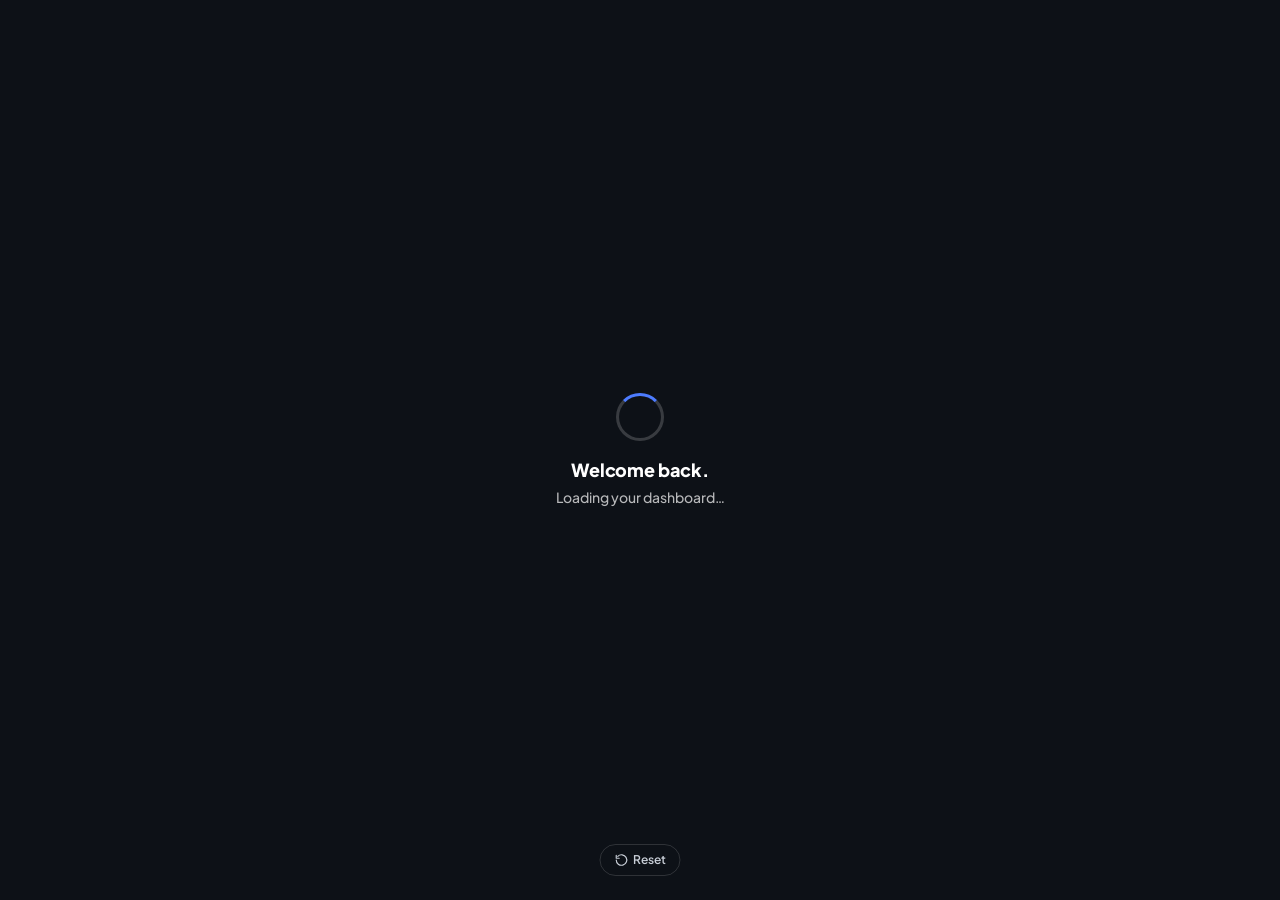
<file: login-welcome.html>
<!doctype html>
<!--
  SHINE APP · LOGIN · "Welcome back" transition page             login-welcome.html
  Opened by login-flow.html right after a successful log in (location.replace, so Back never returns to the OTP).
  It is a page of its own — not an overlay — so the phone reads its dark colour when the page LOADS:
  theme-color + html/body background are the ink colour from the first paint (iOS home-screen apps did not
  repaint the status bar when the in-page splash turned the background dark).
  Query:  ?name=<first name>   &next=<relative url>  (→ "Taking you back…" and continue there after 1.2 s)
  Reset → the app splash (splash.html) plays again, then it opens the logged-out home (index.html).
-->
<html lang="en">
<head>
<meta charset="utf-8">
<meta name="viewport" content="width=device-width, initial-scale=1, viewport-fit=cover">
<meta name="theme-color" content="#0D1117">
<meta name="color-scheme" content="dark">
<title>Welcome back · Shine</title>
<link rel="preconnect" href="https://fonts.googleapis.com"><link rel="preconnect" href="https://fonts.gstatic.com" crossorigin>
<link href="https://fonts.googleapis.com/css2?family=Plus+Jakarta+Sans:wght@400;500;600;700;800&display=swap" rel="stylesheet">
<style>
/* DS tokens used here (values from design-system/DESIGN-SYSTEM.md) */
:root{
  --c-cn-black:#0D1117; --c-cn-white:#FFFFFF; --c-cn-300:#C8CED7; --c-brand-300:#7EA3FF; --c-brand-400:#4D7CFF;
  --surface-inverse-base:var(--c-cn-black); --content-on-fill-dark-base:var(--c-cn-white); --content-on-fill-dark-muted:var(--c-cn-300);
  --typeface-family-brand:"Plus Jakarta Sans",system-ui,-apple-system,sans-serif;
  --typeface-weight-medium:500; --typeface-weight-semibold:600; --typeface-weight-extrabold:800;
  --unit-1:1px; --unit-4:4px; --unit-6:6px; --unit-12:12px; --unit-14:14px; --unit-18:18px; --unit-20:20px; --unit-22:22px; --unit-24:24px; --unit-32:32px; --unit-48:48px;
  --type-heading-md-size:var(--unit-18); --type-heading-md-lh:var(--unit-22); --type-body-md-size:var(--unit-14); --type-body-md-lh:var(--unit-20); --type-body-sm-size:var(--unit-12);
  --size-icon-sm:var(--unit-14); --size-radius-full:1024px; --size-stroke-thin:var(--unit-1); --spacing-inline-sm:var(--unit-4);
}
/* the whole document is ink from the first paint — this is what the status bar is painted from */
html,body{margin:0;height:100%;background-color:var(--surface-inverse-base)}
body{display:flex;flex-direction:column;align-items:center;justify-content:center;min-height:100vh;min-height:100dvh;
  color:var(--content-on-fill-dark-base);font-family:var(--typeface-family-brand);text-align:center;-webkit-font-smoothing:antialiased;
  -webkit-tap-highlight-color:transparent}
*{box-sizing:border-box}
.c{display:flex;flex-direction:column;align-items:center;padding:0 var(--unit-32)}
.spin{width:var(--unit-48);height:var(--unit-48);border-radius:50%;border:3px solid rgba(255,255,255,.18);border-top-color:var(--c-brand-400);
  margin-bottom:var(--unit-18);animation:spin .9s linear infinite}
h1{margin:0;font-size:var(--type-heading-md-size);line-height:var(--type-heading-md-lh);font-weight:var(--typeface-weight-extrabold);letter-spacing:-0.01em}
p{margin:var(--unit-6) 0 0;font-size:var(--type-body-md-size);line-height:var(--type-body-md-lh);font-weight:var(--typeface-weight-medium);opacity:.7}
/* same quiet Reset as the in-page splash */
.reset{position:fixed;left:50%;bottom:calc(var(--unit-24) + env(safe-area-inset-bottom,0px));transform:translateX(-50%);
  display:inline-flex;align-items:center;gap:var(--spacing-inline-sm);height:var(--unit-32);padding:0 var(--unit-14);
  border:var(--size-stroke-thin) solid rgba(255,255,255,.14);border-radius:var(--size-radius-full);background:transparent;
  color:var(--content-on-fill-dark-muted);font:var(--typeface-weight-semibold) var(--type-body-sm-size)/1 var(--typeface-family-brand);
  cursor:pointer;animation:fade .5s ease var(--reset-delay,1s) both;transition:color .15s,border-color .15s,background-color .15s}
.reset svg{width:var(--size-icon-sm);height:var(--size-icon-sm);transition:transform .45s cubic-bezier(.2,.8,.2,1)}
.reset:active{background:rgba(255,255,255,.06)}
.reset.is-going svg{transform:rotate(-360deg)}
.reset:focus-visible{outline:2px solid var(--c-brand-300);outline-offset:2px}
@media (hover:hover){.reset:hover{color:var(--content-on-fill-dark-base);border-color:rgba(255,255,255,.28)}}
@keyframes spin{to{transform:rotate(360deg)}}
@keyframes fade{from{opacity:0}to{opacity:1}}
@media (prefers-reduced-motion:reduce){.spin{animation:spin 1.6s linear infinite}.reset{animation:none}}
</style>
<style data-screen-margin>
/* ── Screen margin = the JSRP page's gutter (2026-10-10): content sits 24px (DS spacing.layout.sm) from the left and right
   screen edge, as on jsrp-logout.html. Horizontal only; backgrounds and decorative art may still run edge to edge. ── */
:root{--screen-margin:var(--spacing-layout-sm,24px)}
/* "Welcome back" message block */
html .c{padding-left:var(--screen-margin);padding-right:var(--screen-margin)}
</style>
</head>
<body>
<main class="c" aria-live="polite"><span class="spin" aria-hidden="true"></span>
  <h1 id="t">Welcome back.</h1>
  <p id="s">Loading your dashboard…</p></main>
<button class="reset" type="button" id="reset"><svg viewBox="0 0 24 24" fill="none" stroke="currentColor" stroke-width="2" stroke-linecap="round" stroke-linejoin="round" aria-hidden="true"><path d="M3 12a9 9 0 1 0 2.64-6.36"/><path d="M3 4v5h5"/></svg>Reset</button>
<script>
(function () {
  var HOME = 'index.html', SPLASH = 'splash.html';
  var q = new URLSearchParams(location.search);
  function rel(u) { return u && !/^\s*([a-z][a-z0-9+.-]*:|\/\/)/i.test(u) ? u : null; }   // same-site relative only
  var name = (q.get('name') || '').trim().slice(0, 40), next = rel(q.get('next'));
  document.getElementById('t').textContent = name ? 'Welcome back, ' + name + '.' : 'Welcome back.';
  if (next) { document.getElementById('s').textContent = 'Taking you back…'; setTimeout(function () { location.replace(next); }, 1200); }
  // arrived straight from the in-page splash (which already showed Reset after 1.2 s) → keep the timing continuous
  var shown = +q.get('t') || 0; document.documentElement.style.setProperty('--reset-delay', Math.max(0, 1200 - shown) + 'ms');
  var b = document.getElementById('reset');
  // Reset = start the app again: the splash always plays first, then it hands over to the logged-out home (?to=)
  function viaSplash() { try { return SPLASH + '?to=' + encodeURIComponent(new URL(HOME, location.href).href); } catch (e) { return HOME; } }
  b.addEventListener('click', function () { b.disabled = true; b.classList.add('is-going'); setTimeout(function () { location.replace(viaSplash()); }, 220); });
})();
</script>
</body>
</html>
</file>
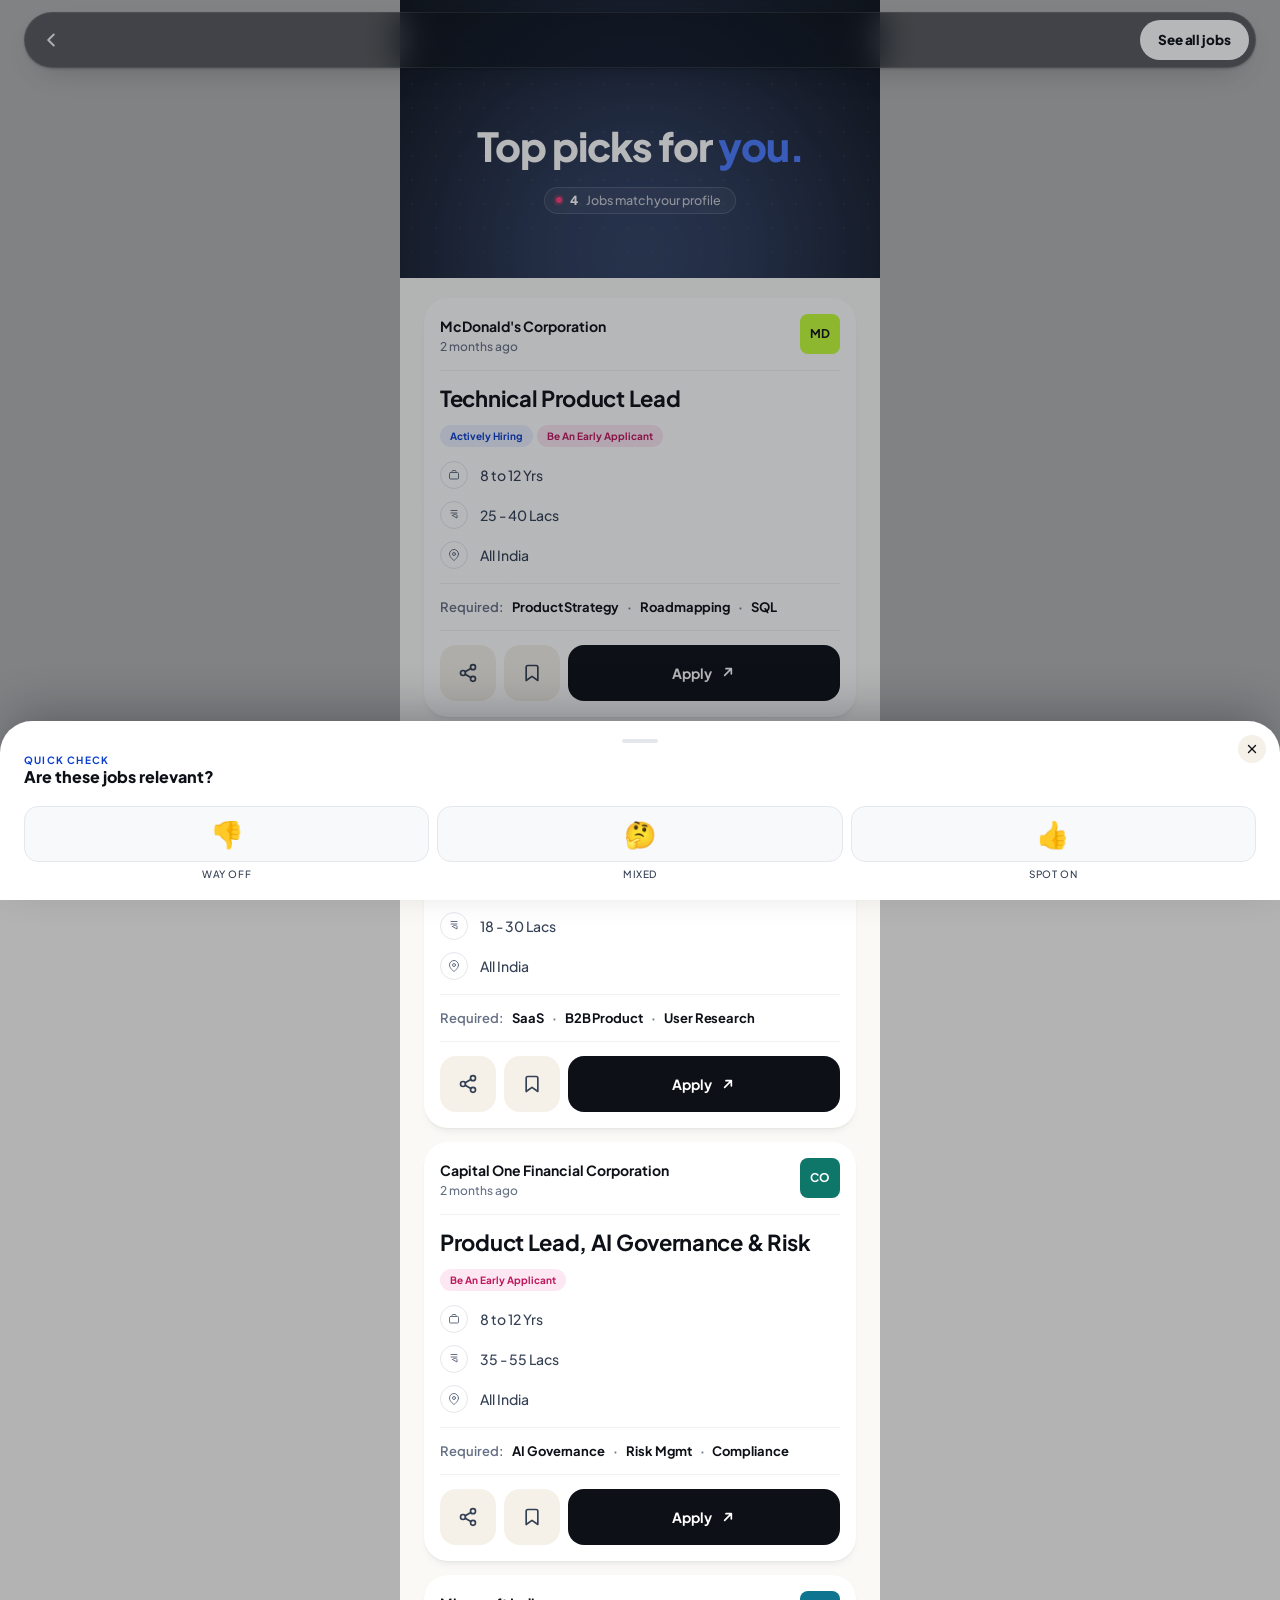
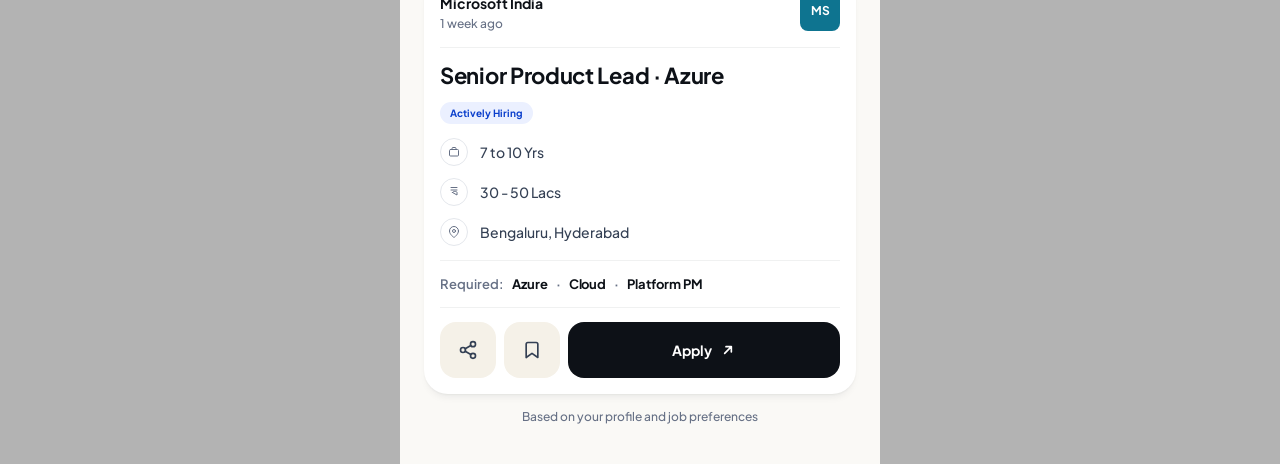
<file: recommended-jobs.html>
<!DOCTYPE html>
<!--
  SHINE APP · SIGN UP · Recommended jobs (4)                    recommended-jobs.html
  Generated from jsrp-logout.html (same page + job card component) in "recommended" mode: 4 jobs, no Sort · Filter,
  logged-in save / apply, hero "Top picks for <name>". Query: ?name=<first name>&q=<role>&loc=<city>.
  Nav: Back = start again (splash → logged-out home) · See all jobs → the JSRP page with the same search.
-->
<html lang="en">
<head>
<meta charset="UTF-8" />
<meta name="viewport" content="width=device-width, initial-scale=1, viewport-fit=cover" />
<script data-ios-nozoom>
  /* iOS Safari auto-zooms the page when a focused field's text is under 16px
     (search modal, filter search). Adding maximum-scale=1 on iOS / iPadOS only
     stops that auto-zoom without touching the design. Pinch-to-zoom still works
     (iOS ignores scale limits for user gestures since iOS 10), and Android —
     which never auto-zooms — keeps its viewport untouched. */
  (function () {
    var iOS = /iP(hone|ad|od)/.test(navigator.userAgent) ||
              (navigator.platform === 'MacIntel' && navigator.maxTouchPoints > 1);   // iPadOS "desktop" mode
    var m = document.querySelector('meta[name="viewport"]');
    if (iOS && m && !/maximum-scale/.test(m.content)) m.content += ', maximum-scale=1';
  })();
</script>
<meta name="theme-color" content="#0D1117" />
<title>Recommended jobs · Shine</title>
<link href="https://fonts.googleapis.com/css2?family=Plus+Jakarta+Sans:wght@400;500;600;700;800;900&family=Inter:wght@400;500;600;700&display=swap" rel="stylesheet" />
<style>
:root {
    
    --content-base: #0D1117;
    --content-muted: #344054;
    --content-faded: #667085;
    --content-disabled: rgba(13, 17, 23, 0.36);
    --content-base-inverse: #FFFFFF;
    --content-on-fill-dark: #FFFFFF;
    --content-on-fill-light: #0D1117;
    --content-brand: #0B3FCC;
    --content-brand-hover: #0A33A6;
    --content-negative: #B42318;
    --content-positive: #027A48;
    --content-notice: #A35A04;
    --content-violet: #6F46E0;
    --content-pink: #BE185D;
    --content-aqua: #0F766A;
    --content-cyan: #0E7490;
    --content-lime: #56770B;
    --content-electric-yellow: #5F5200;  

    
    --font-brand: "Plus Jakarta Sans", system-ui, -apple-system, "Segoe UI", sans-serif;

    
    --stroke-thin: 1px;
    --stroke-default: 1.5px;
    --stroke-thick: 2px;
    --stroke-base: #E4E7EC;
    --stroke-muted: #EEF1F5;
    --stroke-faded: #F7F9FB;
    --stroke-disabled: rgba(13, 17, 23, 0.08);
    --stroke-focus: #1A56FF;
    --stroke-negative: #B42318;
    --stroke-positive: #0E9A5A;
    --stroke-notice: #D97706;
    --stroke-violet: #7A5AF8;
    --stroke-pink: #E31B8F;
    --stroke-aqua: #14B8A6;
    --stroke-cyan: #06B6D4;
    --stroke-lime: #8DBF18;
    --stroke-electric-yellow: #E0C500;

    
    --surface-base: #FAF9F6;
    --surface-raised: #FFFFFF;
    --surface-muted: #F7F9FB;
    --surface-sunken: #EEF1F5;
    --surface-hover: #EEF1F5;
    --surface-pressed: #E4E7EC;
    --surface-selected: #F0F5FF;
    --surface-overlay: rgba(13, 17, 23, 0.24);
    --surface-brand-intense: #1A56FF;
    --surface-brand-intense-hover: #0B3FCC;
    --surface-brand-intense-pressed: #0A33A6;
    --surface-brand-subtle: #EBF0FF;
    --surface-negative-intense: #B42318;
    --surface-negative-intense-hover: #8B1A14;
    --surface-negative-subtle: #FEF2F2;
    --surface-positive-intense: #027A48;
    --surface-positive-subtle: #EAFAF0;
    --surface-notice-intense: #FAB663;
    --surface-notice-subtle: #FFF4ED;
    --surface-violet-intense: #6F46E0;
    --surface-violet-subtle: #F3EEFE;
    --surface-pink-intense: #BE185D;
    --surface-pink-subtle: #FCE7F3;
    --surface-aqua-intense: #0F766A;
    --surface-aqua-subtle: #CCFBEE;
    --surface-cyan-intense: #0E7490;
    --surface-cyan-subtle: #CFFAFE;
    --surface-electric-yellow-intense: #FFE419;
    --surface-electric-yellow-subtle: #FFFCC0;
    --surface-lime-intense: #C4FF38;
    --surface-lime-subtle: #EBFFB0;
    

    
    --accent-hot-pink: #FF4B8F;
    --accent-orange-deep: #B93815;

    
    --shadow-neutral-sunken:  inset 0 1px 2px rgba(13,17,23,.06);
    --shadow-neutral-flat:    none;
    --shadow-neutral-subtle:  0 1px 2px rgba(13,17,23,.04);
    --shadow-neutral-raised:  0 1px 3px rgba(13,17,23,.08), 0 1px 2px rgba(13,17,23,.04);
    --shadow-neutral-lifted:  0 4px 12px rgba(13,17,23,.08), 0 2px 4px rgba(13,17,23,.04);
    --shadow-neutral-overlay: 0 16px 36px -10px rgba(13,17,23,.30), 0 4px 10px -2px rgba(13,17,23,.10);
    --shadow-neutral-modal:   0 24px 60px -12px rgba(13,17,23,.20), 0 6px 16px -6px rgba(13,17,23,.10);
    --shadow-neutral-drawer:  -16px 0 40px -8px rgba(13,17,23,.18), -4px 0 12px -2px rgba(13,17,23,.08);
    --shadow-brand-subtle:    0 8px 24px -10px rgba(26,86,255,.18);
    --shadow-brand-raised:    0 6px 14px -4px rgba(26,86,255,.45);
    --shadow-brand-lifted:    0 16px 40px -12px rgba(26,86,255,.40);
    --shadow-focus-default:   0 0 0 4px rgba(26,86,255,.10);
    --shadow-focus-strong:    0 0 0 4px rgba(26,86,255,.18);
    
    --shadow-raised: var(--shadow-neutral-raised);
    --shadow-lifted: var(--shadow-neutral-lifted);
    --shadow-sunken: var(--shadow-neutral-sunken);

    
    --type-display-2xl-bold:    800 var(--type-display-2xl-size)/var(--type-display-2xl-line) var(--font-brand);
    --type-display-xl-bold:     800 var(--type-display-xl-size)/var(--type-display-xl-line)  var(--font-brand);
    --type-display-lg-bold:     800 var(--type-display-lg-size)/var(--type-display-lg-line)  var(--font-brand);
    --type-display-md-bold:     800 var(--type-display-md-size)/var(--type-display-md-line)  var(--font-brand);
    --type-display-sm-bold:     700 var(--type-display-sm-size)/var(--type-display-sm-line)  var(--font-brand);
    --type-heading-lg-bold:     700 var(--type-heading-lg-size)/var(--type-heading-lg-line)  var(--font-brand);
    --type-heading-md-bold:     700 var(--type-heading-md-size)/var(--type-heading-md-line)  var(--font-brand);
    --type-heading-sm-bold:     700 var(--type-heading-sm-size)/var(--type-heading-sm-line)  var(--font-brand);
    --type-body-lg-regular:     400 var(--type-body-lg-size)/var(--type-body-lg-line)        var(--font-brand);
    --type-body-lg-medium:      500 var(--type-body-lg-size)/var(--type-body-lg-line)        var(--font-brand);
    --type-body-md-regular:     400 var(--type-body-md-size)/var(--type-body-md-line)        var(--font-brand);
    --type-body-md-medium:      500 var(--type-body-md-size)/var(--type-body-md-line)        var(--font-brand);
    --type-body-sm-regular:     400 var(--type-body-sm-size)/var(--type-body-sm-line)        var(--font-brand);
    --type-body-sm-medium:      500 var(--type-body-sm-size)/var(--type-body-sm-line)        var(--font-brand);
    --type-label-lg-bold:       700 var(--type-body-md-size)/var(--type-body-md-size)        var(--font-brand);
    --type-label-md-bold:       700 var(--type-body-sm-size)/var(--type-body-sm-size)        var(--font-brand);
    --type-label-sm-bold:       700 10px/10px                                                var(--font-brand);
    --type-eyebrow-md-bold:     800 var(--type-eyebrow-md-size)/var(--type-eyebrow-md-line)  var(--font-brand);
    --type-eyebrow-sm-bold:     800 var(--type-eyebrow-sm-size)/var(--type-eyebrow-sm-line)  var(--font-brand);

    
    
    
    
    --shine-blue: var(--surface-brand-intense);
    --shine-blue-deep: var(--surface-brand-intense-hover);
    --light-blue-fill: var(--surface-brand-subtle);
    --blue-tint: #F0F4FF;  
    --success-green: #12B76A;  
    --green-bg: var(--surface-positive-subtle);
    --green-text: var(--content-positive);
    --warning-amber: #F79009;  
    --orange-bg: var(--surface-notice-subtle);
    --orange-text: var(--accent-orange-deep);
    --red: #DC2626;  
    --yellow-amber: #F59E0B;
    --text-primary: var(--content-base);
    --text-secondary: var(--content-muted);
    --text-muted: var(--content-faded);
    --text-subtle: #98A2B3;  
    --border: var(--stroke-base);
    --hairline: var(--stroke-muted);
    --card-bg: var(--surface-raised);
    --cream: var(--surface-base);
    --dark-bg: var(--content-base);
    --dark-card: var(--surface-inverse-raised);
    --dark-border: var(--stroke-inverse-base);
    --dark-text-muted: var(--content-on-inverse-muted);
    --dark-text-subtle: var(--content-on-inverse-faded);
    --it-bg: var(--surface-brand-subtle);
    --it-ink: var(--surface-brand-intense);
    --bpo-bg: var(--surface-violet-subtle);
    --bpo-ink: #7A5AF8;  
    --bank-bg: #E8F7EF;  
    --bank-ink: var(--success-green);
    --insurance-bg: #FEF1E6;  
    --insurance-ink: var(--warning-amber);
    --find-dark-bg: rgba(26,86,255,0.18);
    --find-dark-ink: #7EA3FF;  
    --check-dark-bg: rgba(18,183,106,0.18);
    --check-dark-ink: #5DD4A1;  
    --apply-dark-bg: rgba(247,144,9,0.18);
    --apply-dark-ink: var(--surface-notice-intense);
    --pink-ink: #E31B8F;  
    --brut-yellow: var(--surface-electric-yellow-intense);
    --brut-blue: var(--surface-brand-intense);
    --brut-lime: var(--surface-lime-intense);
    --brut-pink: var(--accent-hot-pink);

    
    
    
    
    
    
    

    
    --color-brand-primary-50:  #F0F5FF;
    --color-brand-primary-100: #EBF0FF;
    --color-brand-primary-200: #C9DBFF;
    --color-brand-primary-300: #7EA3FF;
    --color-brand-primary-400: #4D7CFF;
    --color-brand-primary-500: #1A56FF;
    --color-brand-primary-600: #0B3FCC;
    --color-brand-primary-700: #0A33A6;
    --color-brand-primary-800: #082478;
    --color-brand-primary-900: #06184F;
    --color-brand-primary-950: #040D2A;

    
    --color-system-red-50:  #FEF2F2;
    --color-system-red-100: #FEE4E4;
    --color-system-red-200: #FECDCA;
    --color-system-red-300: #FCA5A0;
    --color-system-red-400: #F87171;
    --color-system-red-500: #DC2626;
    --color-system-red-600: #B42318;
    --color-system-red-700: #8B1A14;
    --color-system-red-800: #62110D;
    --color-system-red-900: #380808;
    --color-system-red-950: #1C0404;

    
    --color-system-amber-50:  #FFFAF2;
    --color-system-amber-100: #FFF4ED;
    --color-system-amber-200: #FFE0BD;
    --color-system-amber-300: #FFC489;
    --color-system-amber-400: #FAB663;
    --color-system-amber-500: #F79009;
    --color-system-amber-600: #D97706;
    --color-system-amber-700: #A35A04;
    --color-system-amber-800: #6F3D02;
    --color-system-amber-900: #422301;
    --color-system-amber-950: #211100;

    
    --color-system-green-50:  #EAFAF0;
    --color-system-green-100: #DEF7E5;
    --color-system-green-200: #A8F5C8;
    --color-system-green-300: #5DD4A1;
    --color-system-green-400: #34D77F;
    --color-system-green-500: #12B76A;
    --color-system-green-600: #0E9A5A;
    --color-system-green-700: #027A48;
    --color-system-green-800: #045A36;
    --color-system-green-900: #023320;
    --color-system-green-950: #011A10;

    
    --color-system-cool-neutral-50:  #F7F9FB;
    --color-system-cool-neutral-100: #EEF1F5;
    --color-system-cool-neutral-200: #E4E7EC;
    --color-system-cool-neutral-300: #C8CED7;
    --color-system-cool-neutral-400: #98A2B3;
    --color-system-cool-neutral-500: #667085;
    --color-system-cool-neutral-600: #4A5260;
    --color-system-cool-neutral-700: #344054;
    --color-system-cool-neutral-800: #232A38;
    --color-system-cool-neutral-900: #161B22;
    --color-system-cool-neutral-black: #0D1117;
    --color-system-cool-neutral-white: #FFFFFF;

    
    --color-system-warm-neutral-50:  #FFFDF8;
    --color-system-warm-neutral-100: #FAF9F6;
    --color-system-warm-neutral-200: #F5F1E8;
    --color-system-warm-neutral-300: #E8E5DD;
    --color-system-warm-neutral-400: #D4CCB8;
    --color-system-warm-neutral-500: #A89A7C;
    --color-system-warm-neutral-600: #847459;
    --color-system-warm-neutral-700: #5F4E37;
    --color-system-warm-neutral-800: #3F3324;
    --color-system-warm-neutral-900: #221B12;
    --color-system-warm-neutral-black: #110D08;

    
    --color-utility-pink-100:   #FCE7F3;
    --color-utility-pink-300:   #F498CB;
    --color-utility-pink-500:   #E31B8F;
    --color-utility-pink-600:   #BE185D;
    --color-utility-violet-100: #F3EEFE;
    --color-utility-violet-300: #B59CFC;
    --color-utility-violet-500: #7A5AF8;
    --color-utility-violet-600: #6F46E0;
    --color-utility-aqua-100:   #CCFBEE;
    --color-utility-aqua-300:   #5EEAC8;
    --color-utility-aqua-500:   #14B8A6;
    --color-utility-aqua-700:   #0F766A;
    --color-utility-cyan-100:   #CFFAFE;
    --color-utility-cyan-300:   #67E8F9;
    --color-utility-cyan-500:   #06B6D4;
    --color-utility-cyan-700:   #0E7490;
    --color-utility-lime-100:   #EBFFB0;
    --color-utility-lime-300:   #C4FF38;
    --color-utility-lime-500:   #8DBF18;
    --color-utility-lime-700:   #56770B;
    --color-utility-electric-yellow-100: #FFFCC0;
    --color-utility-electric-yellow-400: #FFE419;
    --color-utility-electric-yellow-500: #E0C500;
    --color-utility-electric-yellow-700: #8C7800;
    --color-utility-electric-yellow-800: #5F5200;

    
    --unit-0: 0px;   --unit-1: 1px;   --unit-1-5: 1.5px; --unit-2: 2px;   --unit-3: 3px;
    --unit-4: 4px;   --unit-6: 6px;   --unit-8: 8px;     --unit-10: 10px; --unit-12: 12px;
    --unit-14: 14px; --unit-16: 16px; --unit-18: 18px;   --unit-20: 20px; --unit-22: 22px;
    --unit-24: 24px; --unit-26: 26px; --unit-28: 28px;   --unit-32: 32px; --unit-36: 36px;
    --unit-40: 40px; --unit-44: 44px; --unit-48: 48px;   --unit-56: 56px; --unit-64: 64px;
    --unit-72: 72px; --unit-80: 80px; --unit-88: 88px;   --unit-96: 96px; --unit-104: 104px;
    --unit-120: 120px; --unit-136: 136px; --unit-160: 160px; --unit-240: 240px;
    --unit-320: 320px; --unit-512: 512px; --unit-1024: 1024px;

    
    --typeface-family-brand: "Plus Jakarta Sans", -apple-system, BlinkMacSystemFont, "Segoe UI", sans-serif;
    --typeface-weight-light: 300;
    --typeface-weight-regular: 400;
    --typeface-weight-medium: 500;
    --typeface-weight-semibold: 600;
    --typeface-weight-bold: 700;
    --typeface-weight-extrabold: 800;

    
    
    

    
    --content-neutral-base:        var(--color-system-cool-neutral-black);
    --content-neutral-muted:       var(--color-system-cool-neutral-700);
    --content-neutral-faded:       var(--color-system-cool-neutral-500);
    --content-neutral-disabled:    rgba(13, 17, 23, 0.36);
    --content-neutral-brand:       var(--color-brand-primary-600);
    --content-neutral-brand-hover: var(--color-brand-primary-700);
    --content-inverse-base:        var(--color-system-cool-neutral-white);
    --content-inverse-muted:       var(--color-system-cool-neutral-300);
    --content-inverse-faded:       var(--color-system-cool-neutral-400);
    --content-on-fill-dark-base:   var(--color-system-cool-neutral-white);
    --content-on-fill-dark-muted:  var(--color-system-cool-neutral-300);
    --content-on-fill-dark-faded:  var(--color-system-cool-neutral-400);
    --content-on-fill-light-base:  var(--color-system-cool-neutral-black);
    --content-on-fill-light-muted: var(--color-system-cool-neutral-700);
    --content-on-fill-light-faded: var(--color-system-cool-neutral-500);
    --content-status-negative:     var(--color-system-red-600);
    --content-status-positive:     var(--color-system-green-700);
    --content-status-notice:       var(--color-system-amber-700);

    
    --stroke-neutral-base:     var(--color-system-cool-neutral-200);
    --stroke-neutral-muted:    var(--color-system-cool-neutral-100);
    --stroke-neutral-faded:    var(--color-system-cool-neutral-50);
    --stroke-neutral-disabled: rgba(13, 17, 23, 0.08);
    --stroke-neutral-focus:    var(--color-brand-primary-500);
    --stroke-status-negative:  var(--color-system-red-600);
    --stroke-status-positive:  var(--color-system-green-600);
    --stroke-status-notice:    var(--color-system-amber-600);

    
    --surface-neutral-base:    var(--color-system-warm-neutral-100);
    --surface-neutral-raised:  var(--color-system-cool-neutral-white);
    --surface-neutral-muted:   var(--color-system-cool-neutral-100);
    --surface-neutral-sunken:  var(--color-system-cool-neutral-200);
    
    --surface-neutral-state-hover:    var(--color-system-cool-neutral-100);
    --surface-neutral-state-pressed:  var(--color-system-cool-neutral-200);
    --surface-neutral-state-selected: var(--color-brand-primary-100, #EBF0FF);
    
    --surface-inverse-base:    var(--color-system-cool-neutral-black);
    --surface-inverse-raised:  var(--color-system-cool-neutral-800);
    --surface-inverse-muted:   var(--color-system-cool-neutral-900);
    --stroke-inverse-base:     var(--color-system-cool-neutral-600);
    --stroke-inverse-muted:    var(--color-system-cool-neutral-700);
    
    --content-on-inverse:        var(--color-system-cool-neutral-white);
    --content-on-inverse-muted:  var(--color-system-cool-neutral-300);
    --content-on-inverse-faded:  var(--color-system-cool-neutral-400);
    --content-brand-on-inverse:  var(--color-brand-primary-300);
    
    --content-inverse-brand:       var(--color-brand-primary-400);
    --content-inverse-brand-hover: var(--color-brand-primary-300);
    --surface-brand-brand-intense:         var(--color-brand-primary-500);
    --surface-brand-brand-intense-hover:   var(--color-brand-primary-600);
    --surface-brand-brand-intense-pressed: var(--color-brand-primary-700);

    
    --surface-decorative-pink-intense:            var(--color-utility-pink-600);
    --surface-decorative-pink-subtle:             var(--color-utility-pink-100);
    --surface-decorative-violet-intense:          var(--color-utility-violet-600);
    --surface-decorative-violet-subtle:           var(--color-utility-violet-100);
    --surface-decorative-aqua-intense:            var(--color-utility-aqua-700);
    --surface-decorative-aqua-subtle:             var(--color-utility-aqua-100);
    --surface-decorative-cyan-intense:            var(--color-utility-cyan-700);
    --surface-decorative-cyan-subtle:             var(--color-utility-cyan-100);
    --surface-decorative-lime-intense:            var(--color-utility-lime-300);
    --surface-decorative-lime-subtle:             var(--color-utility-lime-100);
    --surface-decorative-electric-yellow-intense: var(--color-utility-electric-yellow-400);
    --surface-decorative-electric-yellow-subtle:  var(--color-utility-electric-yellow-100);
    
    --content-decorative-pink:                   var(--color-utility-pink-600);
    --content-decorative-violet:                 var(--color-utility-violet-600);
    --content-decorative-aqua:                   var(--color-utility-aqua-700);
    --content-decorative-cyan:                   var(--color-utility-cyan-700);
    --content-decorative-lime:                   var(--color-utility-lime-700);
    --content-decorative-electric-yellow:        var(--color-utility-electric-yellow-800);
    --surface-brand-brand-subtle:          var(--color-brand-primary-100);

    
    --spacing-inset-none: var(--unit-0);
    --spacing-inset-xs:   var(--unit-4);
    --spacing-inset-sm:   var(--unit-6);
    --spacing-inset-md:   var(--unit-8);
    --spacing-inset-lg:   var(--unit-12);
    --spacing-inset-xl:   var(--unit-16);
    --spacing-inset-xxl:  var(--unit-22);
    --spacing-inline-xs:  var(--unit-2);
    --spacing-inline-sm:  var(--unit-4);
    --spacing-inline-md:  var(--unit-8);
    --spacing-inline-lg:  var(--unit-12);
    --spacing-inline-xl:  var(--unit-18);
    --spacing-stack-3xs:  var(--unit-2);
    --spacing-stack-xxs:  var(--unit-4);
    --spacing-stack-xs:   var(--unit-8);
    --spacing-stack-md:   var(--unit-12);
    --spacing-stack-lg:   var(--unit-14);
    --spacing-stack-xl:   var(--unit-20);
    --spacing-stack-xxl:  var(--unit-24);
    --spacing-section-xs: var(--unit-16);
    --spacing-section-sm: var(--unit-20);
    --spacing-section-md: var(--unit-24);
    --spacing-section-lg: var(--unit-32);
    --spacing-section-xl: var(--unit-48);
    --spacing-layout-xs:  var(--unit-16);
    --spacing-layout-sm:  var(--unit-24);
    --spacing-layout-md:  var(--unit-32);
    --spacing-layout-lg:  var(--unit-48);
    --spacing-layout-xl:  var(--unit-64);

    
    --size-stroke-thin:    var(--unit-1);
    --size-stroke-default: var(--unit-1-5);
    --size-stroke-thick:   var(--unit-2);
    --size-radius-none: var(--unit-0);
    --size-radius-xs:   var(--unit-2);
    --size-radius-sm:   var(--unit-4);
    --size-radius-md:   var(--unit-8);
    --size-radius-lg:   var(--unit-12);
    --size-radius-xl:   var(--unit-16);
    --size-radius-2xl:  var(--unit-24);
    --size-radius-3xl:  var(--unit-32);
    --size-radius-4xl:  var(--unit-40);
    --size-radius-full: var(--unit-1024);
    
    --radius-none: var(--size-radius-none);
    --radius-xs:   var(--size-radius-xs);
    --radius-sm:   var(--size-radius-sm);
    --radius-md:   var(--size-radius-md);
    --radius-lg:   var(--size-radius-lg);
    --radius-xl:   var(--size-radius-xl);
    --radius-2xl:  var(--size-radius-2xl);
    --radius-3xl:  var(--size-radius-3xl);
    --radius-4xl:  var(--size-radius-4xl);
    --radius-full: var(--size-radius-full);
    --size-icon-xs:  var(--unit-12);
    --size-icon-sm:  var(--unit-14);
    --size-icon-md:  var(--unit-16);
    --size-icon-lg:  var(--unit-20);
    --size-icon-xl:  var(--unit-24);
    --size-icon-2xl: var(--unit-32);
    --size-icon-3xl: var(--unit-40);

    
    --type-display-2xl-size: var(--unit-64); --type-display-2xl-line: var(--unit-64); --type-display-2xl-track: -1.6px;
    --type-display-xl-size:  var(--unit-48); --type-display-xl-line:  var(--unit-48); --type-display-xl-track: -1.2px;
    --type-display-lg-size:  var(--unit-40); --type-display-lg-line:  var(--unit-40); --type-display-lg-track: -1px;
    --type-display-md-size:  var(--unit-32); --type-display-md-line:  var(--unit-36); --type-display-md-track: -0.4px;
    --type-display-sm-size:  var(--unit-24); --type-display-sm-line:  var(--unit-28); --type-display-sm-track: -0.3px;
    --type-heading-lg-size:  var(--unit-22); --type-heading-lg-line:  var(--unit-26); --type-heading-lg-track: -0.3px;
    --type-heading-md-size:  var(--unit-18); --type-heading-md-line:  var(--unit-22); --type-heading-md-track: -0.2px;
    --type-heading-sm-size:  var(--unit-16); --type-heading-sm-line:  var(--unit-20); --type-heading-sm-track: 0px;
    --type-body-lg-size: var(--unit-16); --type-body-lg-line: var(--unit-24);
    --type-body-md-size: var(--unit-14); --type-body-md-line: var(--unit-20);
    --type-body-sm-size: var(--unit-12); --type-body-sm-line: var(--unit-18);
    --type-eyebrow-md-size: var(--unit-12); --type-eyebrow-md-line: var(--unit-12); --type-eyebrow-md-track: 1.5px;
    --type-eyebrow-sm-size: var(--unit-10); --type-eyebrow-sm-line: var(--unit-10); --type-eyebrow-sm-track: 1px;
  }
*{ box-sizing:border-box; -webkit-font-smoothing:antialiased; }
html, body { margin:0; padding:0; }
body {
    font-family:"Inter",-apple-system,BlinkMacSystemFont,sans-serif;
    background:var(--surface-base);
    color:var(--content-base);
    min-width:1100px;
  }
::selection{ background:var(--surface-brand-intense); color:var(--content-on-fill-dark) }
button{ font-family:inherit; cursor:pointer }
@keyframes scroll {
    from { transform:translateX(0); }
    to { transform:translateX(calc((-140px - 48px) * 7)); }
  }


.job-card-logo.job-card-logo--pink {
    background: var(--surface-decorative-pink-intense);
    color: var(--content-on-fill-dark);
  }
.job-card-logo.job-card-logo--violet {
    background: var(--surface-decorative-violet-intense);
    color: var(--content-on-fill-dark);
  }
.job-card-logo.job-card-logo--aqua {
    background: var(--surface-decorative-aqua-intense);
    color: var(--content-on-fill-dark);
  }
.job-card-logo.job-card-logo--cyan {
    background: var(--surface-decorative-cyan-intense);
    color: var(--content-on-fill-dark);
  }
.job-card-logo.job-card-logo--lime {
    background: var(--surface-decorative-lime-intense);
    color: var(--content-on-fill-light);
  }
.job-card-logo.job-card-logo--ey {
    background: var(--surface-decorative-electric-yellow-intense);
    color: var(--content-on-fill-light);
  }
.job-card-co-name {
    font: var(--type-label-lg-bold);
    color: var(--content-base);
  }
.job-card-co-time {
    font: var(--type-body-sm-medium);
    color: var(--content-faded);
  }
.job-card-co-chips {
    display: inline-flex; align-items: center;
    gap: 4px;                                       
  }
.job-card-role {
    font: var(--type-heading-md-bold);
    color: var(--content-base);
    margin: 0;
    letter-spacing: -0.2px;
  }
.job-card-skills-row {
    flex: 1; min-width: 0;
    display: flex; flex-wrap: wrap; align-items: center;
    gap: 6px;
    font: var(--type-body-md-medium);
    color: var(--content-muted);
  }
.job-card-skills-label {
    font: var(--type-label-md-bold);
    color: var(--content-faded);
  }
.job-card-skills-list {
    display: inline-flex; flex-wrap: wrap; align-items: center;
    gap: 6px;
  }
.job-card-skill-dot {
    color: var(--content-faded);
    font-weight: 700;
  }
.job-card-share {
    width: 44px; height: 44px;
    border-radius: var(--radius-lg);
    background: var(--surface-base);
    border: var(--stroke-thin) solid var(--stroke-base);
    color: var(--content-muted);
    display: grid; place-items: center;
    cursor: pointer;
    transition: background 140ms ease, color 140ms ease;
    flex-shrink: 0;
  }
.job-card-share:hover {
    background: var(--surface-hover);
    color: var(--content-base);
  }
.job-card-share svg {
    width: var(--size-icon-md);
    height: var(--size-icon-md);
  }



body.on-it { background:#0A0E14; }








.nudge-close {
    position: absolute;
    top: 16px; right: 16px;
    width: 32px; height: 32px;
    border-radius: var(--radius-full);
    background: rgba(13, 17, 23, 0.06);
    border: none;
    display: grid; place-items: center;
    cursor: pointer;
    z-index: 2;
    color: var(--content-muted);
    transition: background 150ms ease, color 150ms ease;
  }
.nudge-close:hover {
    background: rgba(13, 17, 23, 0.10);
    color: var(--content-base);
  }
.nudge-close svg { width: var(--size-icon-md); height: var(--size-icon-md); }
.nudge-body { padding: 40px 32px 32px; }
.nudge-eyebrow {
    display: inline-flex; align-items: center; gap: 6px;
    padding: 6px 12px;
    background: rgba(26, 86, 255, 0.08);
    color: var(--content-brand);
    border-radius: var(--radius-full);
    font: var(--type-label-sm-bold);
    letter-spacing: 0.06em;
    text-transform: uppercase;
    margin-bottom: 20px;
  }
.nudge-eyebrow .pulse {
    width: 6px; height: 6px;
    border-radius: var(--radius-full);
    background: var(--content-brand);
    animation: nudgePulse 1.6s ease-out infinite;
  }
@keyframes nudgePulse {
    0%   { box-shadow: 0 0 0 0 rgba(26, 86, 255, 0.6); }
    70%  { box-shadow: 0 0 0 8px rgba(26, 86, 255, 0); }
    100% { box-shadow: 0 0 0 0 rgba(26, 86, 255, 0); }
  }
.nudge-h {
    font: 800 28px/1.15 var(--font-brand);
    letter-spacing: -0.022em;
    margin: 0 0 32px;            
    color: var(--content-base);
  }
.nudge-h .accent { color: var(--content-brand); }
.nudge-modal--share .nudge-h {
    font-size: 34px;
    line-height: 1.12;
    letter-spacing: -0.025em;
  }
.nudge-cta-row {
    display: flex; flex-direction: column; gap: 10px;
    margin-top: 24px;
  }
.nudge-btn-primary {
    width: 100%; height: var(--unit-48);
    background: var(--content-base);
    color: var(--content-on-fill-dark);
    border: none;
    border-radius: var(--radius-lg);
    font: 800 15px/1 var(--font-brand);
    letter-spacing: -0.005em;
    cursor: pointer;
    display: inline-flex; align-items: center; justify-content: center; gap: 10px;
    transition: background 150ms ease, transform 120ms ease;
  }
.nudge-btn-primary:hover { background: var(--content-muted); }
.nudge-btn-primary:active { transform: scale(0.99); }
.nudge-btn-primary svg { width: var(--size-icon-md); height: var(--size-icon-md); }
.nudge-btn-secondary {
    width: 100%; height: var(--unit-48);
    padding: 0 22px;
    background: transparent;
    color: var(--content-base);
    border: 1.5px solid var(--stroke-base);
    border-radius: var(--radius-lg);
    font: 700 14px/1 var(--font-brand);
    letter-spacing: -0.005em;
    cursor: pointer;
    display: inline-flex; align-items: center; justify-content: center; gap: 8px;
    transition: background 150ms ease, border-color 150ms ease;
    white-space: nowrap;
  }
.nudge-btn-secondary:hover {
    background: var(--surface-muted);
    border-color: var(--content-faded);
  }
.nudge-success-msg {
    font: 500 14.5px/1.55 var(--font-brand);
    color: var(--content-muted);
    margin: 12px 0 0;
  }
.share-channels {
    display: flex; flex-wrap: wrap;
    gap: 8px;
    margin-top: 22px;
  }
.share-channel {
    display: inline-flex; align-items: center; gap: 8px;
    padding: 10px 14px;
    background: var(--surface-raised);
    border: var(--stroke-thin) solid var(--stroke-muted);
    border-radius: var(--radius-full);
    color: var(--content-base);
    font: 700 13px/1 var(--font-brand);
    letter-spacing: -0.005em;
    cursor: pointer;
    -webkit-tap-highlight-color: transparent;
    transition: border-color 140ms ease, background 140ms ease, transform 120ms ease;
    font-family: var(--font-brand);
  }
.share-channel:hover {
    border-color: var(--content-base);
    background: var(--surface-muted);
    transform: translateY(-1px);
  }
.share-channel:active { transform: scale(0.98); }
.share-channel svg { width: 15px; height: 15px; }
.share-channel--linkedin svg { color: #0A66C2; }
.share-channel--twitter  svg { color: #0F1419; }
.share-channel--facebook svg { color: #1877F2; }
.share-channel--email    svg { color: var(--content-base); }
.share-channel--whatsapp svg { color: #25D366; }
.share-copy {
    margin-top: 22px;
    display: flex; align-items: stretch;
    background: var(--surface-muted);
    border-radius: var(--radius-lg);
    padding: 4px 4px 4px 14px;
  }
.share-copy-input {
    flex: 1; min-width: 0;
    background: transparent;
    border: none; outline: none;
    font: 500 13px/1 var(--font-brand);
    color: var(--content-muted);
    font-family: var(--font-brand);
    -webkit-appearance: none; appearance: none;
    height: 40px;
    text-overflow: ellipsis;
  }
.share-copy-btn {
    flex: 0 0 auto;
    display: inline-flex; align-items: center; gap: 6px;
    padding: 0 16px;
    background: var(--content-base);
    color: var(--content-on-fill-dark);
    border: none;
    border-radius: var(--radius-md);
    font: 700 12.5px/1 var(--font-brand);
    letter-spacing: -0.005em;
    cursor: pointer;
    -webkit-tap-highlight-color: transparent;
    transition: background 140ms ease, transform 120ms ease;
  }
.share-copy-btn:hover { background: var(--content-muted); }
.share-copy-btn:active { transform: scale(0.97); }
.share-copy-btn.is-copied { background: var(--content-positive); color: #fff; }
.share-copy-btn svg { width: 13px; height: 13px; }
.view-jsrp-d .jd-faq-item:not(.is-open) .jd-faq-a { display: none; }



.view-jd .jd-jdbody-wrap:not(.is-collapsed) + .jd-readmore svg { transform: rotate(180deg); }










.view-jsrp-m { display: none; }
html, body {
      margin: 0 !important;
      padding: 0 !important;
      min-width: 0 !important;
      max-width: 100vw !important;
      overflow-x: hidden !important;
    }
body { background: var(--surface-base, var(--surface-base)); }
.view-jsrp-m {
      
      --jsrp-m-gutter: 24px;
      display: block;
      width: 100%;
      max-width: 100vw;
      min-height: 100vh;
      background: var(--surface-base, var(--surface-base));
      font-family: var(--font-brand);
      color: var(--content-base);
      overflow-x: hidden;
      position: relative;
    }
.view-jsrp-m *, .view-jsrp-m *::before, .view-jsrp-m *::after { box-sizing: border-box; }
.jsrp-m-nav {
      position: fixed;
      top: calc(12px + env(safe-area-inset-top, 0px));
      left: var(--jsrp-m-gutter);
      right: var(--jsrp-m-gutter);
      z-index: 50;
      height: 56px;
      
      padding: 6px;
      border-radius: var(--radius-full);
      display: flex; align-items: center; gap: var(--spacing-inline-md);
      background: var(--surface-raised);
      border: var(--stroke-thin) solid var(--stroke-base);
      box-shadow: 0 6px 14px -6px rgba(13,17,23,0.10),
                  0 2px 4px -1px rgba(13,17,23,0.06);
      transition: background .25s ease, border-color .25s ease,
                  box-shadow .25s ease, color .25s ease;
    }
.jsrp-m-nav.is-over-dark {
      background: rgba(13,17,23,0.55);
      backdrop-filter: blur(18px) saturate(140%);
      -webkit-backdrop-filter: blur(18px) saturate(140%);
      border-color: rgba(255,255,255,0.10);
      box-shadow: 0 1px 3px rgba(0,0,0,.20), 0 12px 32px -16px rgba(0,0,0,.30);
    }
.jsrp-m-nav-back {
      flex: 0 0 auto;
      margin-right: auto;
      width: 40px; height: 40px; border-radius: 50%;
      background: transparent; border: none;
      display: grid; place-items: center;
      color: var(--content-base);
      cursor: pointer;
      -webkit-tap-highlight-color: transparent;
      transition: background 120ms ease, color .25s ease, transform 120ms ease;
    }
.jsrp-m-nav-back:active { background: rgba(13,17,23,0.06); transform: scale(0.95); }
.jsrp-m-nav-back svg { width: 22px; height: 22px; }
.jsrp-m-nav.is-over-dark .jsrp-m-nav-back { color: rgba(255,255,255,0.92); }
.jsrp-m-nav.is-over-dark .jsrp-m-nav-back:active { background: rgba(255,255,255,0.08); }
.jsrp-m-nav-cta {
      flex: 0 0 auto;
      height: 40px; padding: 0 18px;
      background: var(--content-base);
      color: var(--content-on-fill-dark);
      border: none; border-radius: var(--radius-full);
      font: 800 13.5px/1 var(--font-brand);
      letter-spacing: -0.005em;
      cursor: pointer;
      -webkit-tap-highlight-color: transparent;
      transition: background .25s ease, color .25s ease, transform 120ms ease;
    }
.jsrp-m-nav-cta:active { transform: scale(0.97); }
.jsrp-m-nav.is-over-dark .jsrp-m-nav-cta {
      background: var(--surface-raised);
      color: var(--content-base);
    }
.jsrp-m-hero {
      position: relative;
      background: var(--surface-inverse-base, var(--surface-inverse-base));
      color: var(--content-on-fill-dark, var(--surface-raised));
      overflow: hidden;
      
      padding: calc(124px + env(safe-area-inset-top, 0px)) 24px 64px;
    }
.jsrp-m-hero::before {
      content: ""; position: absolute;
      top: -100px; left: 50%; transform: translateX(-50%);
      width: 900px; height: 700px;
      background: radial-gradient(circle at center, var(--surface-inverse-glow, rgba(126,163,255,0.45)) 0%, transparent 60%);
      filter: blur(80px);
      pointer-events: none; z-index: 0;
    }
.jsrp-m-hero::after {
      content: ""; position: absolute; inset: 0;
      background-image: radial-gradient(circle, rgba(255,255,255,0.05) 1px, transparent 1px);
      background-size: 24px 24px;
      pointer-events: none; z-index: 0;
      mask-image: linear-gradient(180deg, transparent 0%, black 25%, black 80%, transparent 100%);
      -webkit-mask-image: linear-gradient(180deg, transparent 0%, black 25%, black 80%, transparent 100%);
    }
.jsrp-m-hero > * { position: relative; z-index: 1; }
.jsrp-m-hero-inner {
      display: flex; flex-direction: column; align-items: center;
      text-align: center;
      width: 100%;
      position: relative;
      z-index: 1;
    }
.jsrp-m-hero-h {
      margin: 0;
      font-family: var(--font-brand);
      font-weight: 800;
      font-size: clamp(28px, 8.5vw, 40px);
      line-height: 1.08;
      letter-spacing: -0.025em;
      color: var(--content-on-fill-dark, var(--surface-raised));
      text-align: center;
      overflow-wrap: anywhere;
    }
.jsrp-m-hero-h .accent {
      color: var(--content-inverse-brand, var(--content-inverse-brand));
    }
.jsrp-m-hero-count {
      display: inline-flex;
      align-items: center;
      gap: 8px;
      margin-top: 20px;
      padding: 6px 14px 6px 11px;
      border-radius: var(--radius-full);
      background: rgba(255,255,255,0.05);
      border: 1px solid rgba(255,255,255,0.14);
      font-family: var(--font-brand);
      font-size: 12.5px; line-height: 1;
      font-weight: 500;
      letter-spacing: -0.005em;
      color: rgba(255,255,255,0.72);
    }
.jsrp-m-hero-count::before {
      content: "";
      width: 6px; height: 6px;
      border-radius: 50%;
      background: #FF3D71;                                
      box-shadow: 0 0 0 2.5px rgba(255,61,113,0.22);
      animation: jsrpMPulse 1.8s ease-in-out infinite;
      flex-shrink: 0;
    }
.jsrp-m-hero-count b {
      font-weight: 800;
      color: #fff;
      letter-spacing: -0.01em;
    }
@keyframes jsrpMPulse {
      0%, 100% { box-shadow: 0 0 0 3px rgba(255,61,113,0.22); }
      50%      { box-shadow: 0 0 0 5px rgba(255,61,113,0.08); }
    }
.jsrp-m-hero-sentinel {
      position: absolute; left: 0; right: 0; bottom: 0; height: 1px;
      pointer-events: none;
    }
.jsrp-m-results {
      
      padding: 20px var(--jsrp-m-gutter) 140px;
      background: var(--surface-base);
    }
.jsrp-m-jc {
      
      margin: 0 0 14px;
      background: var(--surface-raised); border-radius: var(--radius-2xl);
      padding: var(--spacing-inset-xl);
      display: flex; flex-direction: column;
      box-shadow: 0 6px 8px -4px rgba(16,24,40,.08), var(--shadow-neutral-subtle);
      cursor: pointer; -webkit-tap-highlight-color: transparent;
      transition: transform .15s ease;
    }
.jsrp-m-jc:active { transform: scale(.99); }
.jsrp-m-jc-top {
      display: flex; justify-content: space-between; align-items: flex-start; gap: var(--spacing-inline-md);
      
      padding-bottom: var(--spacing-stack-lg);
      border-bottom: var(--stroke-thin) solid rgba(13,17,23,.06);
      margin-bottom: var(--spacing-stack-lg);
    }
.jsrp-m-jc-co { flex: 1; min-width: 0; padding-top: 2px; }
.jsrp-m-jc-co-name {
      font-family: var(--font-brand); font-weight: 700; font-size: 14px;
      color: var(--content-base); letter-spacing: 0; line-height: 20px;
      white-space: nowrap; overflow: hidden; text-overflow: ellipsis;
    }
.jsrp-m-jc-time {
      font-family: var(--font-brand); font-size: 12px; color: var(--content-faded);
      font-weight: 500; line-height: 18px; margin-top: var(--spacing-stack-3xs);
    }
.jsrp-m-jc-logo {
      width: 40px; height: 40px; border-radius: var(--radius-md);
      display: grid; place-items: center;
      font: var(--type-label-md-bold);
      letter-spacing: 0;
      text-transform: uppercase;
      flex-shrink: 0;
    }
.jsrp-m-jc-role {
      font-family: var(--font-brand); font-weight: 700; font-size: 22px;
      line-height: 26px; color: var(--content-base);
      
      margin: 0 0 var(--spacing-stack-lg);
      letter-spacing: -0.3px;
    }
.jsrp-m-jc-chips {
      display: flex; gap: var(--spacing-inline-sm);
      
      margin-bottom: var(--spacing-stack-lg);
      flex-wrap: wrap;
    }
.jsrp-m-jc-chip {
      font-family: var(--font-brand); font-size: 10px; font-weight: 700;
      padding: 4px 10px; border-radius: var(--radius-full);
      line-height: 1.4; white-space: nowrap; letter-spacing: 0;
    }
.jsrp-m-jc-chip.actively { background: var(--surface-brand-subtle); color: var(--content-brand); }
.jsrp-m-jc-chip.early { background: var(--surface-pink-subtle, var(--surface-pink-subtle)); color: var(--content-pink, var(--content-pink)); }
.jsrp-m-jc-meta {
      display: flex; flex-direction: column;
      
      gap: var(--spacing-stack-md);
      
      padding-bottom: var(--spacing-stack-lg);
      border-bottom: var(--stroke-thin) solid rgba(13,17,23,.06);
    }
.jsrp-m-jc-row {
      display: flex; align-items: center; gap: 12px;
      font-family: var(--font-brand); font-size: 14px; color: var(--content-muted);
      font-weight: 500; min-width: 0;
    }
.jsrp-m-jc-row .ico {
      width: 28px; height: 28px; border-radius: 50%; border: var(--stroke-thin) solid var(--stroke-base);
      display: grid; place-items: center; flex-shrink: 0; background: var(--surface-raised);
    }
.jsrp-m-jc-row .ico svg { width: var(--size-icon-xs); height: var(--size-icon-xs); color: var(--content-faded); }
.jsrp-m-jc-row .text {
      white-space: nowrap; overflow: hidden; text-overflow: ellipsis; flex: 1; min-width: 0;
    }
.jsrp-m-jc-skills-row {
      display: flex; align-items: baseline;
      gap: var(--spacing-inline-md);
      
      flex-wrap: nowrap;
      min-width: 0;
      padding: var(--spacing-stack-lg) 0;
      border-bottom: var(--stroke-thin) solid rgba(13,17,23,.06);
    }
.jsrp-m-jc-skills-label {
      font: 600 13px/1.4 var(--font-brand);
      color: var(--content-faded);
      flex-shrink: 0;
    }
.jsrp-m-jc-skills-list {
      font: 700 13px/1.4 var(--font-brand);
      color: var(--content-base);
      letter-spacing: -0.005em;
      
      display: block;
      flex: 1; min-width: 0;
      white-space: nowrap;
      overflow: hidden;
      text-overflow: ellipsis;
    }
.jsrp-m-jc-skills-list .jsrp-m-jc-skill,
    .jsrp-m-jc-skills-list .job-card-skill-dot { display: inline; }
.jsrp-m-jc-skill { white-space: nowrap; }
.jsrp-m-jc-skills-list .job-card-skill-dot { margin: 0 8px; }
.jsrp-m-jc-actions {
      display: flex; gap: var(--spacing-inline-md); margin-top: auto;
      
      padding-top: var(--spacing-stack-lg);
    }
.jsrp-m-jc-share {
      width: 56px; height: 56px; border-radius: var(--radius-xl); background: var(--color-system-warm-neutral-200, var(--surface-base)); border: none;
      display: grid; place-items: center; cursor: pointer; flex-shrink: 0;
      -webkit-tap-highlight-color: transparent;
    }
.jsrp-m-jc-share svg { width: var(--size-icon-lg); height: var(--size-icon-lg); color: var(--content-muted); }
.jsrp-m-jc-save {
      width: 56px; height: 56px; border-radius: var(--radius-xl);
      background: var(--color-system-warm-neutral-200, var(--surface-base));
      border: none;
      display: grid; place-items: center;
      cursor: pointer; flex-shrink: 0;
      color: var(--content-muted);
      -webkit-tap-highlight-color: transparent;
      transition: background 150ms ease, color 150ms ease;
    }
.jsrp-m-jc-save svg { width: var(--size-icon-lg); height: var(--size-icon-lg); }
.jsrp-m-jc-save.is-saved { color: var(--content-brand); background: var(--surface-brand-subtle); }
.jsrp-m-jc-save.is-saved svg { fill: currentColor; stroke: currentColor; }
.jsrp-m-jc-apply {
      flex: 1; height: 56px; border-radius: var(--radius-xl);
      background: var(--content-base); color: var(--content-on-fill-dark);
      border: none;
      font: 700 14px/1 var(--font-brand);
      letter-spacing: -0.005em;
      cursor: pointer;
      display: inline-flex; align-items: center; justify-content: center; gap: 8px;
      -webkit-tap-highlight-color: transparent;
      white-space: nowrap;
    }
.jsrp-m-jc-apply svg { width: var(--size-icon-md); height: var(--size-icon-md); }
.jsrp-m-faq-item:not(.is-open) .jsrp-m-faq-a { display: none; }














































































.view-jsrp-m .jsrp-m-results { padding-bottom: 24px; }
.view-jsrp-m .jd-tools-promo {
      position: relative;
      background:
        radial-gradient(ellipse 380px 240px at 18% 110%, rgba(26,86,255,0.20), transparent 65%),
        radial-gradient(ellipse 240px 160px at 88% -10%, rgba(255,210,0,0.10), transparent 65%),
        var(--surface-inverse-base);
      border-radius: var(--radius-2xl);
      overflow: hidden;
      padding: 40px 24px;
      display: flex;
      flex-direction: column;
      align-items: center;
      gap: 24px;
      margin: 0 0 14px;
      color: var(--content-on-fill-dark);
    }
.view-jsrp-m .jd-tools-promo::before {
      content: ""; position: absolute; inset: 0;
      background-image: radial-gradient(rgba(255,255,255,0.04) 1px, transparent 1px);
      background-size: 22px 22px;
      mask-image: linear-gradient(180deg, transparent 0%, #000 30%, #000 70%, transparent 100%);
      -webkit-mask-image: linear-gradient(180deg, transparent 0%, #000 30%, #000 70%, transparent 100%);
      pointer-events: none;
    }
.view-jsrp-m .jd-tools-promo-text {
      position: relative; z-index: 2;
      text-align: center;
    }
.view-jsrp-m .jd-tools-promo-h {
      margin: 0 0 16px;
      font: 800 32px/1.04 var(--font-brand);
      letter-spacing: -0.025em;
      color: var(--content-on-fill-dark);
    }
.view-jsrp-m .jd-tools-promo-h .accent { color: var(--content-brand); }
.view-jsrp-m .jd-tools-promo-sub {
      margin: 0;
      font: 500 14px/1.5 "Inter", var(--font-brand), sans-serif;
      color: var(--dark-text-muted);
    }
.view-jsrp-m .jd-tools-promo-visual {
      position: relative;
      display: flex; flex-direction: column; align-items: center;
      gap: 18px;
      z-index: 2;
      width: 100%;
    }
.view-jsrp-m .jd-tools-promo-stage {
      position: relative;
      width: min(calc(100% - 80px), 280px);
      margin: 0 auto;
      aspect-ratio: 3 / 4;
      perspective: 1000px;
    }
.view-jsrp-m .jd-tools-promo-card {
      position: absolute;
      inset: 0;
      border-radius: var(--radius-2xl);
      overflow: hidden;
      cursor: grab;
      user-select: none;
      -webkit-user-select: none;
      -webkit-touch-callout: none;
      transform-origin: center bottom;
      will-change: transform;
      transition: transform 420ms cubic-bezier(.22,1,.36,1),
                  opacity 320ms ease,
                  box-shadow 400ms ease;
      box-shadow: 0 24px 60px -12px rgba(0,0,0,0.55),
                  0 8px 20px -6px rgba(0,0,0,0.30);
      background: var(--surface-inverse-raised);
      
      touch-action: pan-y;
      border: none; padding: 0;
      text-decoration: none;
    }
.view-jsrp-m .jd-tools-promo-card[data-pos="0"] { touch-action: none; }
.view-jsrp-m .jd-tools-promo-card img {
      width: 100%; height: 100%;
      object-fit: cover;
      display: block;
      pointer-events: none;
    }
.view-jsrp-m .jd-tools-promo-card[data-pos="0"] {
      transform: translate3d(0, 0, 0) rotate(0deg) scale(1);
      z-index: 4;
    }
.view-jsrp-m .jd-tools-promo-card[data-pos="1"] {
      transform: translate3d(0, -8px, 0) rotate(-5deg) scale(0.96);
      z-index: 3;
      opacity: 0.9;
    }
.view-jsrp-m .jd-tools-promo-card[data-pos="2"] {
      transform: translate3d(0, -12px, 0) rotate(5deg) scale(0.93);
      z-index: 2;
      opacity: 0.82;
    }
.view-jsrp-m .jd-tools-promo-dots {
      display: flex; gap: 6px;
    }
.view-jsrp-m .jd-tools-promo-dot {
      width: 6px; height: 6px;
      border-radius: var(--radius-full);
      background: rgba(255, 255, 255, 0.30);
      cursor: pointer;
      border: none; padding: 0;
      transition: background 200ms ease, width 200ms ease, border-radius 200ms ease;
    }
.view-jsrp-m .jd-tools-promo-dot.is-on {
      background: var(--content-on-fill-dark);
      width: 18px;
      border-radius: var(--radius-sm);
    }
.jsrp-m-nudge-sheet {
      /* container = shared bottom sheet (.bs); this rule only pads the share / save content */
      overflow-y: auto; overscroll-behavior: contain;
      padding: 0 var(--spacing-layout-sm);
      padding-bottom: calc(var(--spacing-layout-sm) + env(safe-area-inset-bottom, 0px));
    }

    

.jsrp-m-nudge-sheet .nudge-body {
      padding: 16px 0 32px;
    }
.jsrp-m-nudge-sheet .nudge-h {
      font-size: 24px; line-height: 1.18;
      margin-bottom: 28px;       
    }
.jsrp-m-nudge-sheet.nudge-modal--share .nudge-h {
      font-size: 28px;
      line-height: 1.14;
      letter-spacing: -0.022em;
    }


.bs.jsrp-m-fb {
      /* container = shared bottom sheet, inverse variant; this rule pads the quick-check content */
      padding: var(--spacing-layout-sm);
      padding-bottom: calc(var(--spacing-layout-sm) + env(safe-area-inset-bottom, 0px));
      transition: transform var(--bs-dur-out) var(--bs-ease), background 220ms ease, border-color 220ms ease;
    }
    .bs.jsrp-m-fb.is-open { transition-duration: var(--bs-dur-in), 220ms, 220ms; }

/* No ambient glow in the light treatment — the dark version
   had a cyan radial blur to lift the dark surface; on a white
   sheet it reads as noise. */
.jsrp-m-fb > * { position: relative; z-index: 1; }
.jsrp-m-fb-handle {
      width: 36px; height: 4px; border-radius: var(--radius-sm);
      background: var(--stroke-base);
      margin: -6px auto 12px;
    }
.jsrp-m-fb-eyebrow {
      font: 700 10px/1 var(--font-brand);
      color: var(--content-brand);
      letter-spacing: 0.12em; text-transform: uppercase;
      margin-bottom: var(--spacing-stack-3xs);
    }
.jsrp-m-fb-h {
      font: 800 16px/1.3 var(--font-brand);
      color: var(--content-base);
      margin: 0 0 18px;
    }
.jsrp-m-fb-strip {
      display: flex; align-items: center; justify-content: space-between;
      gap: 8px;
      margin-bottom: var(--spacing-stack-lg);
    }
.jsrp-m-fb-react {
      flex: 1;
      height: 56px;
      background: var(--surface-muted);
      border: var(--stroke-default) solid var(--stroke-base);
      border-radius: 14px;
      color: var(--content-base); cursor: pointer;
      display: grid; place-items: center;
      font-size: 26px; line-height: 1;
      -webkit-tap-highlight-color: transparent;
      transition: background 140ms ease, border-color 140ms ease, transform 120ms ease;
      position: relative;
    }
.jsrp-m-fb-react::after {
      content: attr(data-lbl);
      position: absolute; bottom: -18px; left: 0; right: 0;
      text-align: center;
      font: 500 10px/1 var(--font-brand);
      color: var(--content-muted);
      text-transform: uppercase; letter-spacing: 0.06em;
    }
.jsrp-m-fb-react:hover, .jsrp-m-fb-react:focus-visible {
      background: var(--surface-hover);
      border-color: var(--content-base);
    }
.jsrp-m-fb-react:active { transform: scale(0.95); }
.jsrp-m-fb-close {
      position: absolute; top: 14px; right: 14px;
      width: 28px; height: 28px; border-radius: 50%;
      background: var(--color-system-warm-neutral-200, var(--surface-base));
      border: none;
      color: var(--content-base); cursor: pointer;
      display: grid; place-items: center;
      z-index: 2;
      -webkit-tap-highlight-color: transparent;
    }
.jsrp-m-fb-close svg { color: var(--content-base); }
.jsrp-m-fb-close svg { width: var(--size-icon-sm); height: var(--size-icon-sm); }
.jsrp-m-fb.is-thanks {
      background: var(--content-positive, var(--content-positive));
      border-color: transparent;
      padding: 22px 20px;
    }
.jsrp-m-fb.is-thanks::before { display: none; }
.jsrp-m-fb.is-thanks .jsrp-m-fb-eyebrow,
    .jsrp-m-fb.is-thanks .jsrp-m-fb-strip,
    .jsrp-m-fb.is-thanks .jsrp-m-fb-close,
    .jsrp-m-fb.is-thanks .jsrp-m-fb-handle { display: none; }
.jsrp-m-fb.is-thanks .jsrp-m-fb-h {
      display: inline-flex; align-items: center; gap: 8px;
      justify-content: center;
      width: 100%;
      margin: 0;
      font-weight: 700;
    }


.jsrp-m-jc--shimmer {
      background: var(--surface-raised);
      border: var(--stroke-thin) solid var(--stroke-muted);
      border-radius: var(--radius-2xl, 24px);
      padding: 20px;
      margin: 0 0 14px;
      display: flex; flex-direction: column; gap: 14px;
      pointer-events: none;
    }
.jsrp-m-jc--shimmer .sh-row { display: flex; align-items: center; gap: 12px; }
.jsrp-m-jc--shimmer .sh-col { flex: 1; min-width: 0; display: flex; flex-direction: column; gap: 8px; }
.jsrp-m-jc--shimmer .sh { border-radius: 8px; }
.jsrp-m-jc--shimmer .sh-logo { width: 40px; height: 40px; border-radius: 10px; flex-shrink: 0; }
.jsrp-m-jc--shimmer .sh-line { height: 12px; }
.jsrp-m-jc--shimmer .sh-line--80 { width: 80%; }
.jsrp-m-jc--shimmer .sh-line--70 { width: 70%; }
.jsrp-m-jc--shimmer .sh-line--60 { width: 60%; }
.jsrp-m-jc--shimmer .sh-line--50 { width: 50%; }
.jsrp-m-jc--shimmer .sh-line--40 { width: 40%; }
.jsrp-m-jc--shimmer .sh-line--30 { width: 30%; }
.jsrp-m-jc--shimmer .sh-title { height: 20px; width: 85%; }
.jsrp-m-jc--shimmer .sh-divider {
      height: 1px; background: var(--stroke-muted);
      animation: none !important;
      margin: 4px 0;
    }
.jsrp-m-jc--shimmer .sh-actions { display: flex; gap: 10px; align-items: center; margin-top: 4px; }
.jsrp-m-jc--shimmer .sh-icon { width: 44px; height: 44px; border-radius: 12px; }
.jsrp-m-jc--shimmer .sh-btn  { flex: 1; height: 44px; border-radius: 12px; }
.jsrp-m-jc--shimmer .sh:not(.sh-divider) {
      background: linear-gradient(90deg,
        var(--surface-muted) 0%,
        var(--surface-hover) 50%,
        var(--surface-muted) 100%);
      background-size: 200% 100%;
      animation: jsrpMShimmer 1.4s linear infinite;
    }
@keyframes jsrpMShimmer {
      0%   { background-position:  200% 0; }
      100% { background-position: -200% 0; }
    }
.jsrp-m-scroll-sentinel {
      width: 100%; height: 1px;
      pointer-events: none;
    }

  /* ── jsrp-logout additions ── */
  /* experience refinement shown inside the hero count pill when the search carries one */
  .view-jsrp-m .jsrp-m-hero-exp { display:inline-flex; align-items:center; gap:6px; margin-left:2px; }
  .view-jsrp-m .jsrp-m-hero-exp::before { content:""; width:3px; height:3px; border-radius:50%; background:currentColor; opacity:.6; }
  /* app-only page: the mobile layout is unconditional; on a wide window keep it phone-width */
  @media (min-width: 481px) {
    html, body { background: var(--surface-base); }
    .view-jsrp-m { max-width:480px; margin:0 auto; }
  }

    /* empty result state — rendered by the results query when filters match nothing */
    .jsrp-m-jc.jsrp-m-empty { text-align: center; padding: var(--spacing-section-md, 32px) var(--spacing-layout-sm); }
    .jsrp-m-empty-h { margin: 0 0 6px; font: 800 18px/24px var(--font-brand); color: var(--content-base); }
    .jsrp-m-empty-p { margin: 0 0 20px; font: 500 14px/20px var(--font-brand); color: var(--content-faded); }
    .jsrp-m-empty-btn {
      height: var(--unit-48); padding: 0 24px; border: none; border-radius: var(--radius-lg);
      background: var(--content-base); color: var(--content-on-fill-dark);
      font: 800 14px/1 var(--font-brand); cursor: pointer; -webkit-tap-highlight-color: transparent;
    }
    .jsrp-m-empty-btn:active { background: var(--content-muted); }
</style>
<link rel="stylesheet" href="components/search-modal/search-modal.css">
<link rel="stylesheet" href="components/bottom-sheet/bottom-sheet.css">
<link rel="stylesheet" href="components/sort-filter/sort-filter.css">
<!-- COMPONENT · notify v1.0.0 -->
<link rel="stylesheet" href="components/notify/notify.css">
<script>window.__REC_LIMIT = 4;</script>
<style data-recommended>
/* ── recommended mode (sign-up end screen) ── */
.sf-bar{display:none !important}
.jsrp-m-results{padding-bottom:var(--spacing-section-md,24px)}
.jsrp-m-jc-apply.is-applied{opacity:1;background:var(--surface-status-positive-subtle,#EAFAF0) !important;color:var(--content-positive,#027A48) !important;cursor:default}
.jsrp-m-rec-note{margin:0 0 14px;text-align:center;font:500 12px/18px var(--font-brand,"Plus Jakarta Sans",sans-serif);color:var(--content-faded,#667085)}
</style>
</head>
<body>
<div class="view-jsrp-m" id="viewJsrpM">

    <!-- Floating pill nav — overlays the dark hero. Mirrors desktop's
         .nav + .nav.is-over-dark recipe: light pill default, dark-glass
         when overlapping the hero band. App-mode layout: BACK arrow
         (left) + primary EDIT SEARCH pill (right). Logo + hamburger
         were removed for the in-app JSRP context. -->
    <nav class="jsrp-m-nav is-over-dark" id="jsrpMNav">
      <button class="jsrp-m-nav-back" id="jsrpMNavBack" type="button" aria-label="Back to previous page" >
        <svg viewBox="0 0 24 24" fill="none" stroke="currentColor" stroke-width="2.2" stroke-linecap="round" stroke-linejoin="round" aria-hidden="true">
          <polyline points="15 18 9 12 15 6"/>
        </svg>
      </button>
      <button class="jsrp-m-nav-cta btn btn--md btn--shape-full btn--primary" id="jsrpMNavCta" type="button" aria-haspopup="dialog">
        <svg viewBox="0 0 24 24" fill="currentColor" xmlns="http://www.w3.org/2000/svg" aria-hidden="true" style="width:14px;height:14px;margin-right:6px;vertical-align:-2px;"><path d="M21.3103 6.87842L17.1216 2.68873C16.9823 2.5494 16.8169 2.43888 16.6349 2.36348C16.4529 2.28808 16.2578 2.24927 16.0608 2.24927C15.8638 2.24927 15.6687 2.28808 15.4867 2.36348C15.3047 2.43888 15.1393 2.5494 15 2.68873L3.43969 14.25C3.2998 14.3888 3.18889 14.554 3.11341 14.736C3.03792 14.918 2.99938 15.1132 3.00001 15.3103V19.5C3.00001 19.8978 3.15804 20.2793 3.43935 20.5606C3.72065 20.8419 4.10218 21 4.50001 21H8.6897C8.88675 21.0006 9.08197 20.9621 9.26399 20.8866C9.44602 20.8111 9.61122 20.7002 9.75001 20.5603L21.3103 8.99998C21.4496 8.86069 21.5602 8.69531 21.6356 8.5133C21.711 8.33129 21.7498 8.13621 21.7498 7.9392C21.7498 7.74218 21.711 7.5471 21.6356 7.36509C21.5602 7.18308 21.4496 7.01771 21.3103 6.87842ZM4.81032 15L13.2806 6.52967L14.8444 8.09435L6.37501 16.5637L4.81032 15ZM4.50001 16.8103L7.1897 19.5H4.50001V16.8103ZM9.00001 19.1897L7.43532 17.625L15.9056 9.15467L17.4694 10.7194L9.00001 19.1897Z"/></svg>Edit search
      </button>
    </nav>

    

    <!-- Full-bleed dark hero — mirrors desktop .jd-dark-band but without
         the count eyebrow (count moved to the action row below). H1 only:
         query + br + "jobs <accent>in <location></accent>". -->
    <section class="jsrp-m-hero" id="jsrpMHero">
      <div class="jsrp-m-hero-inner">
        <h1 class="jsrp-m-hero-h">
          <span id="jsrpMHeroQuery">Product Manager</span><br>jobs <span class="accent">in <span id="jsrpMHeroLocation">India</span></span>
        </h1>
        <!-- Count moved inside the hero, directly under the query H1.
             The old .jsrp-m-sticky action row is gone: count lives here,
             Edit search is the primary CTA in the top nav. -->
        <span class="jsrp-m-hero-count" id="jsrpMStickyCount">
          <b id="jsrpMStickyCountNum">31,737</b> Jobs Found
        </span>
      </div>
      <div class="jsrp-m-hero-sentinel" id="jsrpMHeroSentinel"></div>
    </section>

    <!-- Results list — JS-rendered -->
    <div class="jsrp-m-results">
      <div id="jsrpMList"><!-- cards rendered by JS --></div>
    </div>

    <!-- Feedback — shared bottom sheet (.bs, light). Reveals after the 6th
         job card scrolls into view; X / backdrop / Escape / a vote dismiss it. -->
    <div class="bs jsrp-m-fb" id="jsrpMFb" role="dialog" aria-label="Job relevance feedback" data-bs-drag="false" hidden>
      <div class="jsrp-m-fb-handle"></div>
      <button class="jsrp-m-fb-close" id="jsrpMFbClose" aria-label="Dismiss">
        <svg viewBox="0 0 24 24" fill="none" stroke="currentColor" stroke-width="2.4" stroke-linecap="round"><line x1="6" y1="6" x2="18" y2="18"/><line x1="18" y1="6" x2="6" y2="18"/></svg>
      </button>
      <div class="jsrp-m-fb-eyebrow">Quick check</div>
      <h3 class="jsrp-m-fb-h">Are these jobs relevant?</h3>
      <div class="jsrp-m-fb-strip">
        <button class="jsrp-m-fb-react" type="button" data-vote="bad" data-lbl="Way off" aria-label="Way off">👎</button>
        <button class="jsrp-m-fb-react" type="button" data-vote="meh" data-lbl="Mixed" aria-label="Mixed">🤔</button>
        <button class="jsrp-m-fb-react" type="button" data-vote="good" data-lbl="Spot on" aria-label="Spot on">👍</button>
      </div>
    </div>

    <!-- Sort · Filter bar + sheets are rendered by the shared sort-filter component (see script). -->

  </div>

  <script>
(function(){
  var HOME = "index.html";
  var DEFAULT = { q: 'Product Manager', loc: 'India', exp: '' };
  var DEFAULT_SORT = 'relevance';
  // URL ⇄ state. Search = q / loc / exp. Sort = sort (omitted when Relevance).
  // Filters = one param per group, "f.<group>=id,id" — shareable, survives reload.
  function fromUrl(){
    var p = new URLSearchParams(location.search), has = p.has('q') || p.has('loc') || p.has('exp');
    var s = has ? { q: (p.get('q') || '').trim(), loc: (p.get('loc') || '').trim(), exp: (p.get('exp') || '').trim() }
                : { q: DEFAULT.q, loc: DEFAULT.loc, exp: DEFAULT.exp };
    s.sort = p.get('sort') || DEFAULT_SORT;
    s.f = {};
    p.forEach(function(v, k){ if (k.indexOf('f.') === 0 && v) s.f[k.slice(2)] = v.split(',').filter(Boolean); });
    return s;
  }
  function toUrl(s){
    var p = new URLSearchParams();
    if (s.q) p.set('q', s.q); if (s.loc) p.set('loc', s.loc); if (s.exp) p.set('exp', s.exp);
    if (s.sort && s.sort !== DEFAULT_SORT) p.set('sort', s.sort);
    Object.keys(s.f || {}).forEach(function(k){ if (s.f[k] && s.f[k].length) p.set('f.' + k, s.f[k].join(',')); });
    var qs = p.toString().replace(/%2C/g, ','); return location.pathname + (qs ? '?' + qs : '');
  }
  // placeholder result count — stable per search so it doesn't jump on reload
  function countFor(s){
    if (s.q === DEFAULT.q && s.loc === DEFAULT.loc && !s.exp) return 31737;
    var h = 7; (s.q + '|' + s.loc + '|' + s.exp).split('').forEach(function(c){ h = (h * 31 + c.charCodeAt(0)) >>> 0; });
    var n = 1200 + (h % 42000); return s.exp ? Math.round(n * 0.38) : n;
  }
  function paint(s){
    var q = document.getElementById('jsrpMHeroQuery'), l = document.getElementById('jsrpMHeroLocation');
    var c = document.getElementById('jsrpMStickyCountNum'), pill = document.getElementById('jsrpMStickyCount');
    if (q) q.textContent = s.q || 'All';
    if (l) l.textContent = s.loc || 'India';
    if (c) c.textContent = (window.__jsrpCount ? window.__jsrpCount(s) : countFor(s)).toLocaleString('en-IN');
    if (pill) {
      var x = pill.querySelector('.jsrp-m-hero-exp');
      if (s.exp) { if (!x) { x = document.createElement('span'); x.className = 'jsrp-m-hero-exp'; pill.appendChild(x); } x.textContent = s.exp; }
      else if (x) x.remove();
    }
    document.title = (s.q || 'All') + ' jobs in ' + (s.loc || 'India') + ' — Shine';
  }
  window.__jsrpState = fromUrl();
  window.__jsrpUrl = toUrl;
  window.__jsrpPaint = paint;
  window.__jsrpBaseCount = countFor;
  paint(window.__jsrpState);

  document.addEventListener('DOMContentLoaded', function(){
    // Edit search submit on this page → update in place (no reload), keep history.
    // A new search starts clean: Relevance + no filters (sort-filter component reset silently).
    document.addEventListener('shine:search', function(e){
      if (e.detail.source !== 'jsrp') return;          // any other trigger keeps the component default
      e.preventDefault();
      var cur = window.__jsrpState;
      var s = { q: e.detail.query, loc: e.detail.location, exp: e.detail.experience, sort: DEFAULT_SORT, f: {} };
      var same = s.q === cur.q && s.loc === cur.loc && s.exp === cur.exp;
      if (same) { s.sort = cur.sort; s.f = cur.f; }
      else if (window.__jsrpSF) window.__jsrpSF.reset({ silent: true });
      window.__jsrpState = s; paint(s);
      if (!same) history.pushState(s, '', toUrl(s));
      if (window.__jsrpReload) window.__jsrpReload(s);
      if (typeof showToast === 'function') showToast(same ? 'Showing the same search' : 'Search updated');
    });
    window.addEventListener('popstate', function(){
      var s = window.__jsrpState = fromUrl();
      if (window.__jsrpSF) window.__jsrpSF.setState({ sort: s.sort, filters: s.f }, { silent: true });
      paint(s);
      if (window.__jsrpReload) window.__jsrpReload(s);
    });
    // Back: previous app screen when there is one, otherwise the logged-out home.
    var back = document.getElementById('jsrpMNavBack');
    back && back.addEventListener('click', function(){
      var internal = document.referrer && document.referrer.indexOf(location.origin) === 0 && location.protocol !== 'file:';
      if (internal && history.length > 1) history.back(); else location.href = HOME;
    });
  });
})();
</script>


  <div class="bs jsrp-m-nudge-sheet nudge-modal--share" data-bs-scrim="strong" id="nudgeShareSheet" role="dialog" aria-modal="true" aria-labelledby="nudgeShareSheetH" hidden>
    <div class="bs-handle" aria-hidden="true"></div>
    <button class="nudge-close" data-bs-close aria-label="Close">
      <svg viewBox="0 0 24 24" fill="none" stroke="currentColor" stroke-width="2" stroke-linecap="round" stroke-linejoin="round"><path d="M18 6L6 18M6 6l12 12"/></svg>
    </button>
    <div class="nudge-body">
      <span class="nudge-eyebrow"><span class="pulse"></span> Share this job</span>
      <h2 class="nudge-h" id="nudgeShareSheetH">Send this role to a friend.</h2>
      <div class="share-channels">
        <button class="share-channel share-channel--linkedin" data-share="linkedin" type="button" aria-label="Share on LinkedIn">
          <svg viewBox="0 0 24 24" fill="currentColor" aria-hidden="true"><path d="M20.5 2h-17A1.5 1.5 0 002 3.5v17A1.5 1.5 0 003.5 22h17a1.5 1.5 0 001.5-1.5v-17A1.5 1.5 0 0020.5 2zM8 19H5V9h3v10zm-1.5-11.3a1.75 1.75 0 110-3.5 1.75 1.75 0 010 3.5zM19 19h-3v-5.5c0-1.4-.5-2.3-1.7-2.3-1 0-1.5.6-1.7 1.2-.1.2-.1.5-.1.8V19h-3V9h3v1.3A3 3 0 0115 8.8c2 0 3.4 1.3 3.4 4.1V19z"/></svg>
          LinkedIn
        </button>
        <button class="share-channel share-channel--twitter" data-share="twitter" type="button" aria-label="Share on X">
          <svg viewBox="0 0 24 24" fill="currentColor" aria-hidden="true"><path d="M18.9 3H22l-7.3 8.4L23 21h-6.7l-5.2-6.8L5 21H2l7.8-9L1.8 3h6.9l4.7 6.2L18.9 3zm-2.4 16h1.9L7.6 5H5.6l10.9 14z"/></svg>
          X
        </button>
        <button class="share-channel share-channel--facebook" data-share="facebook" type="button" aria-label="Share on Facebook">
          <svg viewBox="0 0 24 24" fill="currentColor" aria-hidden="true"><path d="M22 12a10 10 0 10-11.6 9.9v-7h-2.5V12h2.5V9.8c0-2.5 1.5-3.9 3.8-3.9 1.1 0 2.2.2 2.2.2v2.5h-1.3c-1.2 0-1.6.8-1.6 1.6V12h2.8l-.4 2.9h-2.3v7A10 10 0 0022 12z"/></svg>
          Facebook
        </button>
        <button class="share-channel share-channel--email" data-share="email" type="button" aria-label="Share on Email">
          <svg viewBox="0 0 24 24" fill="none" stroke="currentColor" stroke-width="2" stroke-linecap="round" stroke-linejoin="round" aria-hidden="true"><rect x="3" y="5" width="18" height="14" rx="2"/><path d="M3 7l9 6 9-6"/></svg>
          Email
        </button>
        <button class="share-channel share-channel--whatsapp" data-share="whatsapp" type="button" aria-label="Share on WhatsApp">
          <svg viewBox="0 0 24 24" fill="currentColor" aria-hidden="true"><path d="M20.5 3.5A11.94 11.94 0 0012 0C5.4 0 .1 5.3.1 11.9c0 2.1.6 4.1 1.6 5.9L0 24l6.4-1.7c1.7 1 3.6 1.5 5.6 1.5 6.6 0 11.9-5.3 11.9-11.9 0-3.2-1.2-6.2-3.4-8.4zM12 21.7c-1.8 0-3.6-.5-5.1-1.4l-.4-.2-3.8 1 1-3.7-.2-.4c-1-1.6-1.6-3.4-1.6-5.2 0-5.5 4.5-9.9 10-9.9 2.7 0 5.2 1 7 2.9 1.9 1.9 2.9 4.4 2.9 7 .1 5.5-4.4 9.9-9.8 9.9zm5.4-7.4c-.3-.1-1.7-.8-2-.9-.3-.1-.5-.1-.7.1-.2.3-.7.9-.9 1.1-.2.2-.3.2-.6.1-.3-.1-1.2-.5-2.4-1.5-.9-.8-1.5-1.8-1.6-2.1-.2-.3 0-.5.1-.6.1-.1.3-.3.4-.5.1-.2.2-.3.3-.5.1-.2 0-.4 0-.5s-.7-1.7-.9-2.4c-.2-.6-.5-.5-.7-.5h-.6c-.2 0-.5.1-.8.4s-1 1-1 2.4 1.1 2.8 1.2 3c.1.2 2.1 3.2 5 4.5.7.3 1.3.5 1.7.6.7.2 1.4.2 1.9.1.6-.1 1.7-.7 2-1.4.2-.7.2-1.2.2-1.4 0-.1-.3-.2-.6-.3z"/></svg>
          WhatsApp
        </button>
      </div>
      <div class="share-copy">
        <input class="share-copy-input" type="text" readonly value="https://shine.com/j/technical-product-manager-first-advantage" aria-label="Job link" data-share-url />
        <button class="share-copy-btn" data-share="copy" type="button">
            <svg viewBox="0 0 24 24" fill="none" stroke="currentColor" stroke-width="2" stroke-linecap="round" stroke-linejoin="round" aria-hidden="true"><rect x="9" y="9" width="13" height="13" rx="2" ry="2"/><path d="M5 15H4a2 2 0 01-2-2V4a2 2 0 012-2h9a2 2 0 012 2v1"/></svg>
            <span class="share-copy-btn-lbl">Copy</span>
          </button>
      </div>
    </div>
  </div>

  <div class="bs jsrp-m-nudge-sheet nudge-modal--save" data-bs-scrim="strong" id="nudgeSaveSheet" role="dialog" aria-modal="true" aria-labelledby="nudgeSaveSheetH" hidden>
    <div class="bs-handle" aria-hidden="true"></div>
    <button class="nudge-close" data-bs-close aria-label="Close">
      <svg viewBox="0 0 24 24" fill="none" stroke="currentColor" stroke-width="2" stroke-linecap="round" stroke-linejoin="round"><path d="M18 6L6 18M6 6l12 12"/></svg>
    </button>
    <div class="nudge-body">
      <h2 class="nudge-h" id="nudgeSaveSheetH">Save this job for <span class="accent">later.</span></h2>
      <p class="nudge-success-msg">Keep your shortlist in one place and get back to it anytime.</p>
      <div class="nudge-cta-row">
        <button class="nudge-btn-primary" data-save-cta="register">
          Register on Shine
          <svg viewBox="0 0 24 24" fill="none" stroke="currentColor" stroke-width="2.5" stroke-linecap="round" stroke-linejoin="round"><path d="M5 12h14M13 6l6 6-6 6"/></svg>
        </button>
        <button class="nudge-btn-secondary" data-save-cta="login">Log in</button>
      </div>
    </div>
  </div>


<script src="components/bottom-sheet/bottom-sheet.js"></script>
<script src="components/sort-filter/sort-filter.js"></script>
<script>
    // === Toast ===
    // toasts come from the shared notify component (App-logout/app-components/notify)
    function showToast(msg, tone) {
      if (window.ShineNotify) window.ShineNotify.toast(msg, { tone: tone || 'neutral' });
    }
    // lift toasts above the floating Sort · Filter bar (bar: 20 px from the bottom, 48 px tall, + 12 px gap)
    if (window.ShineNotify) window.ShineNotify.configure({ toastBottom: 80 });
    else document.addEventListener('DOMContentLoaded', function () { if (window.ShineNotify) window.ShineNotify.configure({ toastBottom: 80 }); });

    (function setupAuthNudge(){
      var share       = document.getElementById('nudgeShare');
      var shareSh     = document.getElementById('nudgeShareSheet');
      // Save (bookmark) nudge — desktop dialog + mobile sheet.
      // Shown ONLY when a logged-out user taps the bookmark on a job card.
      var saveModal   = document.getElementById('nudgeSave');
      var saveSheet   = document.getElementById('nudgeSaveSheet');
      if (!window.ShineSheet) return;

      // Tracks the currently-open modal element so close() knows what
      // to dismiss. Could be either the desktop dialog or mobile sheet.
      var currentOpen = null;

      function isMobile() {
        return window.matchMedia('(max-width: 767px)').matches;
      }
      function pickModal(kind) {
        // Returns the right modal element for the current viewport.
        // 'share' → share modal / sheet. 'save' → save modal / sheet.
        if (kind === 'share') return shareSh;
        if (kind === 'save')  return saveSheet;
        return null;
      }
      function openNudge(kind, trigger) {
        var el = pickModal(kind);
        if (!el) return;
        currentOpen = el;
        // scrim, scroll lock, focus, Escape, drag-to-dismiss → shared bottom-sheet component
        window.ShineSheet.open(el, { trigger: trigger });
      }
      function closeNudge() {
        if (!currentOpen) return;
        var el = currentOpen; currentOpen = null;
        window.ShineSheet.close(el, 'api');
      }
      [shareSh, saveSheet].forEach(function(sh){
        sh && sh.addEventListener('shine:sheet-close', function(e){ if (e.target === sh && currentOpen === sh) currentOpen = null; });
      });

      // ── Share sheet handlers ──────────────────────────────────────
      // Replaces the old "refer & earn" 3-state flow. Each channel
      // button opens the platform-specific share URL in a new tab;
      // the Copy button writes the job URL to clipboard.
      function getShareContext(modal) {
        var input = modal && modal.querySelector('[data-share-url]');
        var url   = input ? input.value : (location.origin + location.pathname);
        var title = 'Product Manager jobs on Shine.com';
        var text  = 'Check out this role on Shine.com — ';
        return { url: url, title: title, text: text };
      }
      var SHARE_URLS = {
        linkedin: function(c){ return 'https://www.linkedin.com/sharing/share-offsite/?url=' + encodeURIComponent(c.url); },
        twitter:  function(c){ return 'https://twitter.com/intent/tweet?text=' + encodeURIComponent(c.text) + '&url=' + encodeURIComponent(c.url); },
        facebook: function(c){ return 'https://www.facebook.com/sharer/sharer.php?u=' + encodeURIComponent(c.url); },
        email:    function(c){ return 'mailto:?subject=' + encodeURIComponent(c.title) + '&body=' + encodeURIComponent(c.text + c.url); },
        whatsapp: function(c){ return 'https://wa.me/?text=' + encodeURIComponent(c.text + c.url); }
      };
      document.querySelectorAll('[data-share]').forEach(function(btn){
        btn.addEventListener('click', function(e){
          e.preventDefault();
          var channel = btn.getAttribute('data-share');
          var modal   = btn.closest('.nudge-modal--share, .jsrp-m-nudge-sheet');
          var ctx     = getShareContext(modal);
          if (channel === 'copy') {
            try {
              navigator.clipboard && navigator.clipboard.writeText(ctx.url);
              btn.classList.add('is-copied');
              var lbl = btn.querySelector('.share-copy-btn-lbl');
              var prev = lbl ? lbl.textContent : '';
              if (lbl) lbl.textContent = 'Copied!';
              setTimeout(function(){
                btn.classList.remove('is-copied');
                if (lbl) lbl.textContent = prev || 'Copy';
              }, 1600);
            } catch (_) {
              if (typeof showToast === 'function') showToast('Couldn’t copy the link', 'error');
            }
            if (typeof showToast === 'function') showToast('Job link copied', 'success');
            return;
          }
          var buildUrl = SHARE_URLS[channel];
          if (!buildUrl) return;
          window.open(buildUrl(ctx), '_blank', 'noopener,noreferrer');
          // Close the sheet after the channel opens so the user
          // returns to the results view.
          setTimeout(closeNudge, 150);
        });
      });

      // BOOKMARK-modal CTA wiring (signup / login) — kept so the save
      // nudge still works. The old share-modal CTAs (`generate`,
      // `how-it-works`, `whatsapp`, `copy-link`, `how-back`) were
      // removed alongside the refer-earn UI.
      document.querySelectorAll('[data-nudge-cta]').forEach(function(btn){
        btn.addEventListener('click', function(e){
          e.preventDefault();
          var act = btn.getAttribute('data-nudge-cta');
          if (act === 'signup' || act === 'login') {
            closeNudge();
            setTimeout(function(){ if (typeof showToast === 'function') showToast('Opens login'); }, 200);
          }
        });
      });

      // ── Trigger wiring on the job cards ───────────────────────────
      // Desktop bookmark button is in the toolbar (.jd-save), not on
      // the card. Share button IS on each card (.jd-jc-share).
      //
      // We hook into the existing click delegation by intercepting
      // [data-act="share"] and [data-act="bookmark"] BEFORE the
      // default toast handler fires. The existing handlers stay in
      // place as fallbacks if this modal isn't wired (e.g. logged-in
      // state for bookmark — though we override that too).
      // Intercept share clicks BEFORE the default toast handler fires
      // (capture-phase). The original delegated bubble-phase handlers
      // stay as fallbacks.
      //
      // Save / bookmark: logged-OUT users get the register/login nudge
      // and the bubble-phase toggle is suppressed via stopImmediatePropagation.
      // Logged-IN users fall through to the bubble-phase handler that
      // actually toggles .is-saved on the button. This mirrors the exact
      // contract used on company-index1.html.
      function handleCardClick(e) {
        var t = e.target;
        var shareBtn = t.closest('[data-act="share"]');
        if (shareBtn) {
          e.stopImmediatePropagation();
          openNudge('share', shareBtn);
          return;
        }
        var saveBtn = t.closest('[data-act="save"]');
        if (saveBtn && !document.body.classList.contains('is-logged-in')) {
          e.stopImmediatePropagation();
          openNudge('save', saveBtn);
        }
      }
      // Bind in CAPTURE phase so we run before the existing delegated
      // bubble-phase handlers.
      var jdList = document.getElementById('jdList');
      if (jdList) jdList.addEventListener('click', handleCardClick, true);
      var jsrpMList = document.getElementById('jsrpMList');
      if (jsrpMList) jsrpMList.addEventListener('click', handleCardClick, true);

      // Save-nudge CTAs — Register (primary) opens the sign-up flow;
      // Log in (secondary) runs the existing login simulation. Both close
      // the nudge first so the modal isn't hanging in front of the user
      // after they've committed. Ported from company-index1.html.
      [saveModal, saveSheet].forEach(function(m){
        if (!m) return;
        m.querySelectorAll('[data-save-cta]').forEach(function(btn){
          btn.addEventListener('click', function(){
            var act = btn.getAttribute('data-save-cta');
            closeNudge();
            // Register → the sign-up flow · Log in → the log-in flow (back here after log in)
            var back = location.pathname.split('/').pop() + location.search;
            setTimeout(function(){ location.href = act === 'login' ? 'login-flow.html?next=' + encodeURIComponent('' + back) : 'signup-flow.html'; }, 220);
          });
        });
      });

      // Expose for future deep links (e.g. open share from URL param)
      window.__openNudge = openNudge;
    })();


</script>
<script>
    // ════════════════════════════════════════════════════════════════════
    // MOBILE JSRP — wiring
    // Self-contained IIFE. Guards on every DOM lookup so the script no-ops
    // safely on desktop. Reuses the global JOBS array from setupDesktopJSRP
    // when available; falls back to a local sample if not.
    // ════════════════════════════════════════════════════════════════════
    (function setupMobileJsrp(){
      var view = document.getElementById('viewJsrpM');
      if (!view) return;

      // Floating nav state — toggle .is-over-dark on BOTH the logged-out
      // and the logged-in nav (siblings, swapped via body.is-logged-in).
      // The 60px rootMargin pushes the trigger line down so the swap fires
      // when the hero bottom hits the bottom edge of the floating nav,
      // not the top of the viewport — feels more natural.
      var mNavs = [
        document.getElementById('jsrpMNav'),
        document.getElementById('jsrpMNavLi')
      ].filter(Boolean);
      var heroSentinel = document.getElementById('jsrpMHeroSentinel');
      if (mNavs.length && heroSentinel && 'IntersectionObserver' in window) {
        var navIo = new IntersectionObserver(function(entries){
          entries.forEach(function(e){
            mNavs.forEach(function(n){
              n.classList.toggle('is-over-dark', e.isIntersecting);
            });
          });
        }, { root: null, threshold: 0, rootMargin: '-60px 0px 0px 0px' });
        navIo.observe(heroSentinel);
      }


      // Job data — synced 1:1 with the desktop JOBS array (line ~10857).
      // Same 12 entries, same companies, same titles, salaries, chips,
      // skills, locations. Kept as a separate const because the desktop
      // JOBS lives inside its own IIFE scope and isn't accessible here;
      // when this is wired to a real backend, both views consume the
      // same API response and this duplication goes away.
      // `apply` field mirrors the desktop JOBS array so the same job
      // renders the same apply-target on either viewport.
      var MOBILE_JOBS = [
        { co:"McDonald's Corporation",          short:'MD', bg:'#FFC72C', logoColor:'#0D1117', time:'2 months ago', title:'Technical Product Lead',                chips:[{cls:'actively',text:'Actively Hiring'},{cls:'early',text:'Be An Early Applicant'}], exp:'8 to 12 Yrs', sal:'25 - 40 Lacs', loc:'All India', skills:['Product Strategy','Roadmapping','SQL','Stakeholder Mgmt'], apply:'external' },
        { co:'Trimble Inc.',                    short:'TR', bg:'#FF6B6B', time:'2 months ago', title:'Product Lead',                            chips:[], exp:'5 to 9 Yrs', sal:'18 - 30 Lacs', loc:'All India', skills:['SaaS','B2B Product','User Research','Agile'], apply:'external' },
        { co:'Capital One Financial Corporation', short:'CO', bg:'#D03027', time:'2 months ago', title:'Product Lead, AI Governance & Risk',     chips:[{cls:'early',text:'Be An Early Applicant'}], exp:'8 to 12 Yrs', sal:'35 - 55 Lacs', loc:'All India', skills:['AI Governance','Risk Mgmt','Compliance','ML Ops'], apply:'external' },
        { co:'Microsoft India',                 short:'MS', bg:'#0078D4', time:'1 week ago',   title:'Senior Product Lead · Azure',             chips:[{cls:'actively',text:'Actively Hiring'}], exp:'7 to 10 Yrs', sal:'30 - 50 Lacs', loc:'Bengaluru, Hyderabad', skills:['Azure','Cloud','Platform PM','Enterprise'], apply:'external' },
        { co:'Flipkart Internet Pvt. Ltd.',     short:'FK', bg:'#2874F0', time:'3 days ago',   title:'Product Lead, Marketplace',               chips:[{cls:'actively',text:'Actively Hiring'},{cls:'early',text:'Be An Early Applicant'}], exp:'6 to 10 Yrs', sal:'25 - 45 Lacs', loc:'Bengaluru', skills:['Marketplace','E-commerce','Analytics','Growth'], apply:'native' },
        { co:'Razorpay Software Pvt. Ltd.',     short:'RP', bg:'#072654', time:'5 days ago',   title:'Group Product Lead',                       chips:[{cls:'actively',text:'Actively Hiring'}], exp:'8 to 12 Yrs', sal:'40 - 60 Lacs', loc:'Bengaluru', skills:['Fintech','Payments','API Products','Leadership'], apply:'native' },
        { co:'Walmart Global Tech',             short:'WM', bg:'#0071CE', time:'1 week ago',   title:'Senior Product Lead · Marketplace Trust', chips:[], exp:'8 to 12 Yrs', sal:'45 - 65 Lacs', loc:'Bengaluru', skills:['Trust & Safety','Marketplace','Fraud','Risk'], apply:'external' },
        { co:'Swiggy',                          short:'SW', bg:'#FC8019', time:'2 weeks ago',  title:'Product Lead · Instamart',                chips:[{cls:'actively',text:'Actively Hiring'}], exp:'7 to 10 Yrs', sal:'35 - 50 Lacs', loc:'Bengaluru', skills:['Quick Commerce','Logistics','Mobile','Analytics'], apply:'native' },
        { co:'Zomato Limited',                  short:'ZM', bg:'#E23744', time:'3 days ago',   title:'Senior Product Lead · Hyperpure',         chips:[{cls:'actively',text:'Actively Hiring'},{cls:'early',text:'Be An Early Applicant'}], exp:'6 to 10 Yrs', sal:'30 - 48 Lacs', loc:'Gurgaon', skills:['Supply Chain','B2B','Foodtech','Operations'], apply:'native' },
        { co:'PhonePe Pvt. Ltd.',               short:'PP', bg:'#5F259F', time:'1 week ago',   title:'Group Product Lead · Payments',           chips:[{cls:'actively',text:'Actively Hiring'}], exp:'8 to 12 Yrs', sal:'45 - 65 Lacs', loc:'Bengaluru', skills:['UPI','Payments','Mobile','Platform'], apply:'native' },
        { co:'Paytm',                           short:'PT', bg:'#00BAF2', time:'4 days ago',   title:'Product Lead · Merchant Solutions',       chips:[{cls:'actively',text:'Actively Hiring'}], exp:'7 to 11 Yrs', sal:'32 - 52 Lacs', loc:'Noida', skills:['Merchant PM','B2B Fintech','SMB','Growth'], apply:'native' },
        { co:'BookMyShow',                      short:'BM', bg:'#C4242B', time:'1 week ago',   title:'Senior Product Lead · Live Experiences',  chips:[{cls:'early',text:'Be An Early Applicant'}], exp:'6 to 9 Yrs', sal:'28 - 42 Lacs', loc:'Mumbai', skills:['Consumer PM','Ticketing','Mobile','Live Events'], apply:'native' },
        { co:'Airbnb India',                    short:'AB', bg:'#FF5A5F', time:'2 weeks ago',  title:'Senior Product Manager · Payments',       chips:[{cls:'actively',text:'Actively Hiring'}], exp:'6 to 9 Yrs', sal:'32 - 48 Lacs', loc:'Bengaluru', skills:['Payments','International','Growth','Mobile'], apply:'external' },
        { co:'Uber India',                      short:'UB', bg:'#0D1117', time:'1 week ago',   title:'Product Lead · Rides Marketplace',        chips:[{cls:'actively',text:'Actively Hiring'},{cls:'early',text:'Be An Early Applicant'}], exp:'7 to 10 Yrs', sal:'38 - 55 Lacs', loc:'Bengaluru', skills:['Marketplace','Mobility','Growth','Analytics'], apply:'external' },
        { co:'Ola Cabs',                        short:'OL', bg:'#0EAB50', time:'3 days ago',   title:'Product Manager · Driver Growth',         chips:[{cls:'actively',text:'Actively Hiring'}], exp:'5 to 8 Yrs', sal:'25 - 38 Lacs', loc:'Bengaluru', skills:['Growth','Two-sided','Mobile','Retention'], apply:'native' },
        { co:'Google India',                    short:'GG', bg:'#4285F4', time:'1 week ago',   title:'Senior Product Manager · Search Ads',     chips:[], exp:'8 to 12 Yrs', sal:'55 - 80 Lacs', loc:'Gurgaon', skills:['Search','Ads','ML','Growth'], apply:'external' },
        { co:'Amazon India',                    short:'AM', bg:'#FF9900', time:'4 days ago',   title:'Principal PM · Alexa Devices',            chips:[{cls:'actively',text:'Actively Hiring'}], exp:'10 to 14 Yrs', sal:'60 - 90 Lacs', loc:'Chennai', skills:['Devices','IoT','Hardware','AI'], apply:'external' },
        { co:'CRED',                            short:'CR', bg:'#0D1117', time:'3 days ago',   title:'Product Lead · Rewards Platform',         chips:[{cls:'actively',text:'Actively Hiring'}], exp:'6 to 9 Yrs', sal:'30 - 50 Lacs', loc:'Bengaluru', skills:['Rewards','Fintech','Consumer','Loyalty'], apply:'native' },
        { co:'Nykaa E-Retail',                  short:'NY', bg:'#FC2779', time:'5 days ago',   title:'Senior Product Lead · Beauty D2C',        chips:[{cls:'actively',text:'Actively Hiring'},{cls:'early',text:'Be An Early Applicant'}], exp:'7 to 10 Yrs', sal:'35 - 52 Lacs', loc:'Mumbai', skills:['D2C','E-commerce','Consumer','Growth'], apply:'native' },
        { co:'MakeMyTrip',                      short:'MM', bg:'#EB5F55', time:'2 weeks ago',  title:'Product Manager · Flights',               chips:[], exp:'5 to 8 Yrs', sal:'28 - 42 Lacs', loc:'Gurgaon', skills:['Travel','Booking','Mobile','Consumer'], apply:'native' },
        { co:'Zerodha',                         short:'ZE', bg:'#387ED1', time:'1 week ago',   title:'Product Lead · Trading Platform',         chips:[{cls:'actively',text:'Actively Hiring'}], exp:'6 to 10 Yrs', sal:'35 - 55 Lacs', loc:'Bengaluru', skills:['Fintech','Trading','Consumer','Web'], apply:'native' },
        { co:'Groww',                           short:'GW', bg:'#00B386', time:'4 days ago',   title:'Senior Product Manager · Mutual Funds',   chips:[{cls:'actively',text:'Actively Hiring'}], exp:'5 to 9 Yrs', sal:'30 - 45 Lacs', loc:'Bengaluru', skills:['Fintech','Investments','Consumer','Growth'], apply:'native' },
        { co:'TCS Digital',                     short:'TC', bg:'#004AAD', time:'3 weeks ago',  title:'Product Manager · Enterprise Platform',   chips:[], exp:'8 to 12 Yrs', sal:'25 - 40 Lacs', loc:'Pune', skills:['Enterprise','B2B','SaaS','Consulting'], apply:'external' },
        { co:'Infosys',                         short:'IN', bg:'#007CC3', time:'2 weeks ago',  title:'Senior Product Manager · Finacle',        chips:[], exp:'10 to 14 Yrs', sal:'30 - 50 Lacs', loc:'Bengaluru', skills:['Banking','Enterprise','Platform','B2B'], apply:'external' },
        { co:'Wipro Technologies',              short:'WP', bg:'#341F97', time:'1 week ago',   title:'Product Lead · Digital Solutions',        chips:[], exp:'8 to 12 Yrs', sal:'25 - 42 Lacs', loc:'Hyderabad', skills:['Digital','Enterprise','B2B','Consulting'], apply:'external' },
        { co:'Accenture',                       short:'AC', bg:'#A100FF', time:'2 weeks ago',  title:'Product Manager · Cloud Advisory',        chips:[{cls:'actively',text:'Actively Hiring'}], exp:'6 to 10 Yrs', sal:'30 - 48 Lacs', loc:'Bengaluru', skills:['Cloud','Advisory','Enterprise','B2B'], apply:'external' },
        { co:'HCL Technologies',                short:'HC', bg:'#0060B0', time:'1 week ago',   title:'Senior Product Manager · IoT',            chips:[], exp:'8 to 12 Yrs', sal:'28 - 45 Lacs', loc:'Noida', skills:['IoT','Devices','Enterprise','Product'], apply:'external' },
        { co:'Cognizant',                       short:'CG', bg:'#1F4E9C', time:'3 days ago',   title:'Product Lead · Healthcare Platform',      chips:[{cls:'actively',text:'Actively Hiring'}], exp:'7 to 11 Yrs', sal:'32 - 50 Lacs', loc:'Chennai', skills:['Healthcare','HIPAA','Enterprise','B2B'], apply:'external' },
        { co:"BYJU'S",                          short:'BY', bg:'#521BE0', time:'1 week ago',   title:'Senior Product Manager · K-12 Learning',  chips:[], exp:'6 to 9 Yrs', sal:'28 - 45 Lacs', loc:'Bengaluru', skills:['EdTech','K-12','Consumer','Mobile'], apply:'native' },
        { co:'Unacademy',                       short:'UN', bg:'#08BD80', time:'5 days ago',   title:'Product Lead · Live Classes',             chips:[{cls:'actively',text:'Actively Hiring'}], exp:'6 to 10 Yrs', sal:'30 - 48 Lacs', loc:'Bengaluru', skills:['EdTech','Live','Video','Consumer'], apply:'native' },
        { co:'Meesho',                          short:'ME', bg:'#F43397', time:'2 weeks ago',  title:'Product Manager · Reseller Growth',       chips:[{cls:'actively',text:'Actively Hiring'},{cls:'early',text:'Be An Early Applicant'}], exp:'5 to 8 Yrs', sal:'25 - 40 Lacs', loc:'Bengaluru', skills:['Social Commerce','Growth','Mobile','Consumer'], apply:'native' },
        { co:'Freshworks',                      short:'FR', bg:'#3C4858', time:'1 week ago',   title:'Senior Product Manager · Customer Support',chips:[], exp:'7 to 11 Yrs', sal:'38 - 55 Lacs', loc:'Chennai', skills:['SaaS','B2B','Support','CRM'], apply:'external' },
        { co:'Zoho Corporation',                short:'ZO', bg:'#C8202B', time:'2 weeks ago',  title:'Product Manager · Business Suite',        chips:[], exp:'6 to 10 Yrs', sal:'25 - 40 Lacs', loc:'Chennai', skills:['SaaS','Suite','B2B','Productivity'], apply:'native' },
        { co:'Postman',                         short:'PS', bg:'#FF6C37', time:'3 days ago',   title:'Senior Product Manager · Developer Tools',chips:[{cls:'actively',text:'Actively Hiring'}], exp:'7 to 10 Yrs', sal:'45 - 65 Lacs', loc:'Bengaluru', skills:['DevTools','API','B2B','Developer PM'], apply:'external' },
        { co:'HDFC Bank',                       short:'HD', bg:'#004C8F', time:'1 week ago',   title:'Product Manager · Digital Banking',       chips:[{cls:'actively',text:'Actively Hiring'}], exp:'6 to 10 Yrs', sal:'30 - 48 Lacs', loc:'Mumbai', skills:['Banking','Digital','Consumer','Mobile'], apply:'external' },
        { co:'ICICI Bank',                      short:'IC', bg:'#F58220', time:'4 days ago',   title:'Senior Product Manager · Payments',       chips:[], exp:'7 to 11 Yrs', sal:'32 - 50 Lacs', loc:'Mumbai', skills:['Banking','Payments','B2C','Compliance'], apply:'external' },
        { co:'Kotak Mahindra Bank',             short:'KB', bg:'#DA1F2F', time:'2 weeks ago',  title:'Product Lead · Wealth Management',        chips:[{cls:'actively',text:'Actively Hiring'}], exp:'8 to 12 Yrs', sal:'40 - 60 Lacs', loc:'Mumbai', skills:['Wealth','Investments','Consumer','Banking'], apply:'external' },
        { co:'HSBC India',                      short:'HS', bg:'#DB0011', time:'1 week ago',   title:'Senior Product Manager · Trade Finance',  chips:[], exp:'8 to 12 Yrs', sal:'45 - 65 Lacs', loc:'Bengaluru', skills:['Trade Finance','Enterprise','B2B','Banking'], apply:'external' },
        { co:'JPMorgan Chase',                  short:'JM', bg:'#0F1F3F', time:'3 days ago',   title:'Product Lead · Wholesale Payments',       chips:[{cls:'actively',text:'Actively Hiring'},{cls:'early',text:'Be An Early Applicant'}], exp:'9 to 13 Yrs', sal:'55 - 80 Lacs', loc:'Mumbai', skills:['Payments','Enterprise','B2B','Banking'], apply:'external' },
        { co:'Barclays',                        short:'BR', bg:'#00AEEF', time:'1 week ago',   title:'Senior Product Manager · Corporate Banking',chips:[], exp:'8 to 12 Yrs', sal:'45 - 65 Lacs', loc:'Pune', skills:['Banking','Corporate','B2B','Compliance'], apply:'external' },
        { co:'Deloitte India',                  short:'DL', bg:'#0A7A32', time:'2 weeks ago',  title:'Product Manager · Digital Advisory',      chips:[], exp:'6 to 10 Yrs', sal:'28 - 45 Lacs', loc:'Gurgaon', skills:['Advisory','Digital','B2B','Consulting'], apply:'external' },
        { co:'EY India',                        short:'EY', bg:'#2E2E38', time:'1 week ago',   title:'Senior Product Manager · Risk Analytics', chips:[{cls:'actively',text:'Actively Hiring'}], exp:'7 to 11 Yrs', sal:'35 - 55 Lacs', loc:'Bengaluru', skills:['Risk','Analytics','B2B','Compliance'], apply:'external' },
        { co:'Capgemini',                       short:'CP', bg:'#0070AD', time:'3 weeks ago',  title:'Product Lead · Cloud Transformation',     chips:[], exp:'8 to 12 Yrs', sal:'28 - 45 Lacs', loc:'Mumbai', skills:['Cloud','Transformation','B2B','Enterprise'], apply:'external' },
        { co:'Rapido',                          short:'RD', bg:'#FFD500', logoColor:'#0D1117', time:'3 days ago',   title:'Product Manager · Rider Growth',          chips:[{cls:'actively',text:'Actively Hiring'}], exp:'5 to 8 Yrs', sal:'25 - 38 Lacs', loc:'Bengaluru', skills:['Mobility','Growth','Two-sided','Mobile'], apply:'native' },
        { co:'Adobe India',                     short:'AD', bg:'#EB1000', time:'4 days ago',   title:'Senior Product Manager · Creative Cloud', chips:[{cls:'actively',text:'Actively Hiring'}], exp:'8 to 12 Yrs', sal:'50 - 75 Lacs', loc:'Noida', skills:['Creative Tools','SaaS','Enterprise','Consumer PM'], apply:'external' }
      ];

      var BASE_JOBS = MOBILE_JOBS.slice();
      function scoreJob(j, terms, locs){
        var hay = (j.title + ' ' + j.skills.join(' ') + ' ' + j.co).toLowerCase(), sc = 0;
        terms.forEach(function(t){ if (t && hay.indexOf(t) > -1) sc += 3; t.split(/\s+/).forEach(function(w){ if (w.length > 2 && hay.indexOf(w) > -1) sc += 1; }); });
        locs.forEach(function(l){ if (l && j.loc.toLowerCase().indexOf(l) > -1) sc += 2; else if (l && j.loc === 'All India') sc += 1; });
        return sc;
      }
      function orderJobs(s){
        // the default search keeps the curated order exactly as designed
        var isDefault = (s.q || '').toLowerCase() === 'product manager' && /^(india)?$/i.test(s.loc || '') && !s.exp;
        if (isDefault) { MOBILE_JOBS.length = 0; BASE_JOBS.forEach(function(j){ MOBILE_JOBS.push(j); }); return; }
        var terms = (s.q || '').toLowerCase().split(',').map(function(x){ return x.trim(); }).filter(Boolean);
        var ALIAS = { 'bangalore':'bengaluru', 'gurugram':'gurgaon', 'bombay':'mumbai', 'madras':'chennai' };
        var locs  = [];
        (s.loc || '').toLowerCase().split(',').map(function(x){ return x.trim(); }).filter(function(x){ return x && x !== 'india'; })
          .forEach(function(x){ if (x === 'delhi ncr' || x === 'delhi') locs.push('gurgaon', 'noida', 'delhi'); else locs.push(ALIAS[x] || x); });
        var ranked = BASE_JOBS.map(function(j, i){ return { j:j, i:i, s:scoreJob(j, terms, locs) }; });
        ranked.sort(function(a, b){ return (b.s - a.s) || (a.i - b.i); });   // stable: ties keep the original order
        MOBILE_JOBS.length = 0;
        ranked.forEach(function(r){ MOBILE_JOBS.push(r.j); });
      }
      // ── Results query: search → filters → sort ───────────────────────
      // The page owns the data; the shared sort-filter component only reports
      // what the user picked (shine:sort / shine:filter). Every change re-runs
      // this pipeline over the full result set — never just the cards already
      // on screen — exactly what a real search API call would do.
      var FILTER_GROUPS = [
        { key:'location', name:'Location', searchable:true,
          popular:['bangalore','hyderabad','pune','mumbai'],
          options:[
            {id:'all-india',label:'All India',count:28969},
            {id:'bangalore',label:'Bangalore',count:8421},
            {id:'hyderabad',label:'Hyderabad',count:5234},
            {id:'pune',label:'Pune',count:4180},
            {id:'mumbai',label:'Mumbai',count:3672},
            {id:'chennai',label:'Chennai',count:3121},
            {id:'delhi-ncr',label:'Delhi NCR',count:2987},
            {id:'gurgaon',label:'Gurgaon',count:2410},
            {id:'noida',label:'Noida',count:1908},
            {id:'kolkata',label:'Kolkata',count:1240},
            {id:'ahmedabad',label:'Ahmedabad',count:980},
            {id:'jaipur',label:'Jaipur',count:740}
          ] },
        { key:'experience', name:'Experience', popular:['1-3','3-6','6-8'],
          options:[
            {id:'0-1',label:'0 to 1 Years',count:4120},
            {id:'1-3',label:'1 to 3 Years',count:12480},
            {id:'3-6',label:'3 to 6 Years',count:18230},
            {id:'6-8',label:'6 to 8 Years',count:23350},
            {id:'8-10',label:'8 to 10 Years',count:15740},
            {id:'10-15',label:'10 to 15 Years',count:9820},
            {id:'15+',label:'15+ Years',count:4150}
          ] },
        { key:'salary', name:'Salary', popular:['5-10','10-15','15-25'],
          options:[
            {id:'0-3',label:'0 To 3 Lakh',count:1820},
            {id:'3-5',label:'3 To 5 Lakh',count:2080},
            {id:'5-10',label:'5 To 10 Lakh',count:7421},
            {id:'10-15',label:'10 To 15 Lakh',count:6240},
            {id:'15-25',label:'15 To 25 Lakh',count:4980},
            {id:'25-50',label:'25 To 50 Lakh',count:2110},
            {id:'50+',label:'50 Lakh+',count:580}
          ] },
        { key:'jobtype', name:'Job Type', popular:['permanent','contractual','freelance','internship'],
          options:[
            {id:'permanent',label:'Permanent',count:24820},
            {id:'contractual',label:'Contractual',count:3210},
            {id:'freelance',label:'Freelance',count:590},
            {id:'internship',label:'Internship',count:349}
          ] },
        { key:'jobmode', name:'Job Mode', popular:['onsite','remote','hybrid'],
          options:[
            {id:'onsite',label:'On Site',count:18500},
            {id:'remote',label:'Remote',count:4890},
            {id:'hybrid',label:'Hybrid',count:5579}
          ] }
      ];
      var SORT_OPTIONS = [
        { value:'recent',         label:'Most Recent' },
        { value:'relevance',      label:'Relevance · Best match' },
        { value:'activelyHiring', label:'Actively Hiring' },
        { value:'topCompanies',   label:'Top Companies' },
        { value:'expLow',         label:'Experience · Low to High' },
        { value:'expHigh',        label:'Experience · High to Low' }
      ];

      // Sample data has no job type / mode — give each job a fixed mock value
      // so those filters do something visible in the prototype.
      var MOCK_MODES = ['onsite','hybrid','onsite','remote','hybrid','onsite','onsite'];
      BASE_JOBS.forEach(function(j, i){
        if (!j.jobmode) j.jobmode = MOCK_MODES[i % MOCK_MODES.length];
        if (!j.jobtype) j.jobtype = (i % 9 === 4) ? 'contractual' : (i % 17 === 11) ? 'freelance' : 'permanent';
      });
      var TOP_CO = ['microsoft','flipkart','zomato','swiggy','phonepe'];
      var LOC_MATCH = { 'all-india':['all india'], 'bangalore':['bengaluru','bangalore'], 'delhi-ncr':['delhi','gurgaon','noida'] };
      function span(s){ var m = String(s).match(/(\d+)\D+(\d+)/); return m ? [+m[1], +m[2]] : [parseFloat(s) || 0, 999]; }
      function optSpan(id){ return /\+$/.test(id) ? [parseFloat(id), 999] : id.split('-').map(Number); }
      function overlap(a, b){ return a[0] <= b[1] && b[0] <= a[1]; }
      var MATCH = {
        location:   function(j, id){ return (LOC_MATCH[id] || [id]).some(function(c){ return j.loc.toLowerCase().indexOf(c) > -1; }); },
        experience: function(j, id){ return overlap(span(j.exp), optSpan(id)); },
        salary:     function(j, id){ return overlap(span(j.sal), optSpan(id)); },
        jobtype:    function(j, id){ return j.jobtype === id; },
        jobmode:    function(j, id){ return j.jobmode === id; }
      };
      function ageDays(t){ var m = String(t).match(/(\d+)\s*(day|week|month)/); return m ? +m[1] * ({ day:1, week:7, month:30 })[m[2]] : 0; }
      function isActive(j){ return (j.chips || []).some(function(c){ return c.cls === 'actively'; }) ? 1 : 0; }
      function isTop(j){ var c = j.co.toLowerCase(); return TOP_CO.some(function(t){ return c.indexOf(t) > -1; }) ? 1 : 0; }
      var SORT_CMP = {
        recent:         function(a, b){ return ageDays(a.time) - ageDays(b.time); },
        activelyHiring: function(a, b){ return isActive(b) - isActive(a); },
        topCompanies:   function(a, b){ return isTop(b) - isTop(a); },
        expLow:         function(a, b){ return span(a.exp)[0] - span(b.exp)[0]; },
        expHigh:        function(a, b){ return span(b.exp)[1] - span(a.exp)[1]; }
      };
      // PROTOTYPE NOTE — the sample holds ~46 jobs, so hard filtering would
      // empty the list for most combinations while the counts promise
      // thousands. Matching jobs are therefore ranked first (most filter
      // groups matched → then the chosen sort → then search relevance) and
      // the rest follow. The real API returns matches only; the empty state
      // and the "No matching jobs" CTA below are already wired for that.
      // a group counts as matched when the job fits ANY picked option (OR inside, AND across)
      function filterScore(j, f){
        return Object.keys(f || {}).reduce(function(n, k){
          var ids = f[k] || []; return n + (ids.length && MATCH[k] && ids.some(function(id){ return MATCH[k](j, id); }) ? 1 : 0);
        }, 0);
      }
      function runQuery(s){
        orderJobs(s);                                         // search relevance
        var cmp = SORT_CMP[s.sort];
        var list = MOBILE_JOBS.map(function(j, i){ return { j:j, i:i, m:filterScore(j, s.f) }; });
        list.sort(function(a, b){ return (b.m - a.m) || (cmp ? cmp(a.j, b.j) : 0) || (a.i - b.i); });   // stable
        MOBILE_JOBS.length = 0;
        list.forEach(function(r){ MOBILE_JOBS.push(r.j); });
      }
      // Result count — hero + "Show N jobs". Placeholder model: search count ×
      // the share of jobs the picked facets cover (intersection shrinks 0.78× per group).
      var FACET_BASE = 28969;
      function facetShare(f){
        var sets = [];
        FILTER_GROUPS.forEach(function(g){
          var ids = (f && f[g.key]) || []; if (!ids.length) return;
          var sum = 0; g.options.forEach(function(o){ if (ids.indexOf(o.id) > -1) sum += o.count; });
          sets.push(Math.min(sum, FACET_BASE));
        });
        if (!sets.length) return 1;
        return Math.min.apply(null, sets) * Math.pow(0.78, sets.length - 1) / FACET_BASE;
      }
      window.__jsrpCount = function(s){
        var base = window.__jsrpBaseCount ? window.__jsrpBaseCount(s) : FACET_BASE;
        if (!Object.keys(s.f || {}).length) return base;
        return Math.round(base * facetShare(s.f));             // 0 → CTA disables, list shows the empty state
      };
      function emptyStateHTML(){
        return '<article class="jsrp-m-jc jsrp-m-empty" role="status">' +
          '<h3 class="jsrp-m-empty-h">No jobs match these filters</h3>' +
          '<p class="jsrp-m-empty-p">Try removing a filter or two to see more roles.</p>' +
          '<button class="jsrp-m-empty-btn" type="button" data-act="clear-filters">Clear filters</button>' +
        '</article>';
      }
      runQuery(window.__jsrpState || {});

      // Card template ported verbatim from index.html mobile reference
       // (function jobCardHTML at line ~8378). Structure:
       //  - .jsrp-m-jc-top:    [company name + time] (left), [logo] (right)
       //  - .jsrp-m-jc-role
       //  - .jsrp-m-jc-chips
       //  - .jsrp-m-jc-meta:   3 .jsrp-m-jc-row entries (exp / sal / loc),
       //                       each row = circular .ico + .text label
       //  - .jsrp-m-jc-actions: square share button + dark Apply pill
       // Class prefix renamed .jsrp-jc → .jsrp-m-jc; SVG icons + sort
       // data attrs (data-pay, data-exp) preserved exactly.
      // Canonical job card template (mobile view). Same M.02 landscape
      // anatomy as desktop — the canonical spec says landscape works at
      // any width, so both viewports use the same DOM and the CSS
      // handles responsive sizing. Bespoke .jsrp-m-jc-* classes kept
      // alongside the canonical .job-card-* classes for backward
      // compatibility with the existing mobile CSS rules.
      function jobCardHTML(j, idx){
        // Deterministic decorative-color hash (same rule as desktop).
        var COLORS = ['violet','aqua','pink','cyan','lime','ey'];
        var hash = 0;
        for (var ci = 0; ci < (j.co || '').length; ci++) hash = (hash * 31 + j.co.charCodeAt(ci)) >>> 0;
        var logoColor = COLORS[hash % COLORS.length];

        // Status chips → Badge atoms (with pulsing dot for "Actively hiring").
        var chips = (j.chips || []).map(function(c){
          if (c.cls === 'actively') {
            return '<span class="jsrp-m-jc-chip ' + c.cls + ' badge badge--brand">' +
                     '<span class="badge-dot" aria-hidden="true"></span> ' + c.text +
                   '</span>';
          }
          if (c.cls === 'early') {
            return '<span class="jsrp-m-jc-chip ' + c.cls + ' badge badge--pink">' + c.text + '</span>';
          }
          return '<span class="jsrp-m-jc-chip ' + c.cls + ' badge">' + c.text + '</span>';
        }).join('');

        var payNum = (function(){ var m = (j.sal||'').match(/[\d.]+/); return m ? parseFloat(m[0]) : 0; })();
        var expNum = (function(){ var m = (j.exp||'').match(/[\d.]+/); return m ? parseFloat(m[0]) : 0; })();

        var icoBriefcase = '<svg viewBox="0 0 24 24" fill="none" stroke="currentColor" stroke-width="2" stroke-linecap="round" stroke-linejoin="round"><rect x="3" y="7" width="18" height="13" rx="2"/><path d="M8 7V5a2 2 0 012-2h4a2 2 0 012 2v2"/></svg>';
        var icoRupee     = '<svg viewBox="0 0 24 24" fill="none" stroke="currentColor" stroke-width="2" stroke-linecap="round" stroke-linejoin="round"><path d="M6 3h12M6 8h12M9 13c0-3 9-3 9 0v5l-9-5z"/></svg>';
        var icoPin       = '<svg viewBox="0 0 24 24" fill="none" stroke="currentColor" stroke-width="2" stroke-linecap="round" stroke-linejoin="round"><path d="M21 10c0 7-9 13-9 13S3 17 3 10a9 9 0 1118 0z"/><circle cx="12" cy="10" r="3"/></svg>';
        // → for on-platform applies, ↗ for crawled jobs routing to the
        // company's ATS — same icon contract as desktop.
        var icoArrow     = '<svg viewBox="0 0 24 24" fill="none" stroke="currentColor" stroke-width="2.5" stroke-linecap="round" stroke-linejoin="round"><path d="M5 12h14M13 6l6 6-6 6"/></svg>';
        var icoExternal  = '<svg viewBox="0 0 24 24" fill="none" stroke="currentColor" stroke-width="2.5" stroke-linecap="round" stroke-linejoin="round"><path d="M7 17L17 7M9 7h8v8"/></svg>';
        var icoShare     = '<svg viewBox="0 0 24 24" fill="none" stroke="currentColor" stroke-width="2" stroke-linecap="round" stroke-linejoin="round"><circle cx="18" cy="5" r="3"/><circle cx="6" cy="12" r="3"/><circle cx="18" cy="19" r="3"/><line x1="8.59" y1="13.51" x2="15.42" y2="17.49"/><line x1="15.41" y1="6.51" x2="8.59" y2="10.49"/></svg>';

        // Skills row — first 3 visible on mobile (narrower than desktop).
        var visibleSkills = (j.skills || []).slice(0, 3);
        var skillsHTML = visibleSkills.map(function(s, i){
          return (i > 0 ? '<span class="job-card-skill-dot" aria-hidden="true">·</span>' : '') +
                 '<span class="jsrp-m-jc-skill tag">' + s + '</span>';
        }).join('');

        // Apply button — two variants:
        //   native    → "Apply →"
        //   external  → "Apply ↗"
        // Both share the same visible label ("Apply") + same 14/700
        // brand type as desktop; the variant diff is the trailing icon
        // (→ vs ↗) and the .is-external semantic hook only. Aria-label
        // still names the external destination for screen readers.
        var isExternal = j.apply === 'external';
        var applyLabel = 'Apply';
        var applyIcon  = isExternal ? icoExternal : icoArrow;
        var applyCls   = 'jsrp-m-jc-apply btn btn--lg btn--shape-lg btn--primary' + (isExternal ? ' is-external' : '');
        var applyAria  = isExternal ? 'Apply on ' + j.co + ' (opens in new tab)' : 'Apply';
        // Bookmark SVG (mobile) — same glyph as desktop; currentColor → brand
        // when the button gets .is-saved.
        var icoBookmark = '<svg viewBox="0 0 24 24" fill="none" stroke="currentColor" stroke-width="2" stroke-linecap="round" stroke-linejoin="round"><path d="M19 21l-7-5-7 5V5a2 2 0 012-2h10a2 2 0 012 2z"/></svg>';
        var applyHTML  = '<button class="' + applyCls + '" data-act="apply" data-apply="' + (j.apply || 'native') + '" aria-label="' + applyAria + '">' +
                         applyLabel +
                         ' <span class="ic" aria-hidden="true">' + applyIcon + '</span>' +
                         '</button>';

        // Same filter-flag helpers as the desktop card — inlined here
        // because the mobile IIFE can't see the desktop's TOP_COMPANIES /
        // isActivelyHiring / isTopCompany helpers.
        var TOP_COMPANIES_M = ['Microsoft', 'Flipkart', 'Zomato', 'Swiggy', 'PhonePe'];
        var activeFlagM = (function(){
          if (!j.chips) return '0';
          for (var i = 0; i < j.chips.length; i++) {
            if (j.chips[i].cls === 'actively') return '1';
          }
          return '0';
        })();
        var topFlagM = (function(){
          if (!j.co) return '0';
          var low = j.co.toLowerCase();
          for (var i = 0; i < TOP_COMPANIES_M.length; i++) {
            if (low.indexOf(TOP_COMPANIES_M[i].toLowerCase()) !== -1) return '1';
          }
          return '0';
        })();
        return '<article class="jsrp-m-jc job-card job-card--landscape" data-idx="' + idx + '" data-pay="' + payNum + '" data-exp="' + expNum + '" data-active="' + activeFlagM + '" data-top="' + topFlagM + '">' +
          // Head — co-row first (mobile pattern: name+time stacked left, logo right)
          '<div class="jsrp-m-jc-top job-card-head">' +
            '<div class="jsrp-m-jc-co job-card-co-row">' +
              '<div class="jsrp-m-jc-co-name job-card-co-name">' + j.co + '</div>' +
              '<div class="jsrp-m-jc-time job-card-co-time">' + j.time + '</div>' +
            '</div>' +
            // Canonical M.02 Landscape logo (mobile) — same rules as desktop:
            // square w/ radius.md, surface.decorative.<color>-intense fill.
            // Avatar atom not used (it's always circular per A.08.6 — Don'ts).
            '<div class="jsrp-m-jc-logo job-card-logo job-card-logo--' + logoColor + '" aria-label="' + j.co + '">' + j.short + '</div>' +
          '</div>' +
          // Role title
          '<h3 class="jsrp-m-jc-role job-card-role">' + j.title + '</h3>' +
          // Status badges row — Actively Hiring / Be An Early Applicant
          '<div class="jsrp-m-jc-chips job-card-co-chips">' + chips + '</div>' +
          // Meta rows — Exp / Sal / Loc (vertical stack on mobile per current visual)
          '<div class="jsrp-m-jc-meta job-card-meta">' +
            '<div class="jsrp-m-jc-row job-card-meta-row"><span class="ico" aria-hidden="true">' + icoBriefcase + '</span><span class="text">' + j.exp + '</span></div>' +
            '<div class="jsrp-m-jc-row job-card-meta-row"><span class="ico" aria-hidden="true">' + icoRupee + '</span><span class="text">' + j.sal + '</span></div>' +
            '<div class="jsrp-m-jc-row job-card-meta-row"><span class="ico" aria-hidden="true">' + icoPin + '</span><span class="text">' + j.loc + '</span></div>' +
          '</div>' +
          // Required-skills row — mirrors desktop's .jd-jc-skills-row content.
          // Renders only if the job has skills; the meta's border-bottom acts
          // as the divider above, and this row owns the border-bottom below
          // (which then separates it from the Share / Save / Apply cluster).
          (skillsHTML ?
            '<div class="jsrp-m-jc-skills-row job-card-skills-row">' +
              '<span class="jsrp-m-jc-skills-label job-card-skills-label">Required:</span>' +
              '<span class="jsrp-m-jc-skills-list job-card-skills-list">' + skillsHTML + '</span>' +
            '</div>' : '') +
          // Bottom row — Share + Save + Apply (canonical landscape pattern)
          '<div class="jsrp-m-jc-actions job-card-bottom">' +
            '<button class="jsrp-m-jc-share job-card-share btn btn--md btn--icon" data-act="share" aria-label="Share">' + icoShare + '</button>' +
            '<button class="jsrp-m-jc-save job-card-save btn btn--md btn--icon" data-act="save" aria-label="Save job" aria-pressed="false">' + icoBookmark + '</button>' +
            applyHTML +
          '</div>' +
        '</article>';
      }

      var listEl = document.getElementById('jsrpMList');

      // Tools promo — mobile fanned-deck stack, ported from Category's
      // .cat-banner-stack pattern. Cards are absolutely positioned at
      // inset:0 inside the stage, then transformed by [data-pos]:
      //   pos=0 → front (active),
      //   pos=1 → one card behind, rotated -5°,
      //   pos=2 → two cards behind, rotated +5°.
      // The user drags the front card horizontally to swipe through;
      // releasing past the threshold cycles the deck. Dots below the
      // stack also let the user tap-to-jump.
      var MOBILE_TOOLS_DATA = [
        { tool:'resume', label:'Resume Scorer',    img:'[data-uri]',    alt:'Will you get the Interview Call?' },
        { tool:'salary', label:'Salary Benchmark', img:'[data-uri]', alt:'Is Your Salary Fair?' },
        { tool:'edge',   label:'Shine Edge',       img:'[data-uri]',       alt:'Never walk into Interview Unprepared' }
      ];
      function mobileToolsPromoHTML(){
        var cards = MOBILE_TOOLS_DATA.map(function(t, i){
          return '<article class="jd-tools-promo-card"' +
            ' data-tool="' + t.tool + '"' +
            ' data-idx="' + i + '"' +
            ' data-pos="' + i + '"' +
            ' data-label="' + t.label + '"' +
            ' aria-label="' + t.label + ' — ' + t.alt + '">' +
            '<img src="' + t.img + '" alt="' + t.alt + '" />' +
          '</article>';
        }).join('');
        var dots = MOBILE_TOOLS_DATA.map(function(_, i){
          return '<button type="button" class="jd-tools-promo-dot' + (i === 0 ? ' is-on' : '') + '" data-dot="' + i + '" aria-label="Go to tool ' + (i+1) + '"></button>';
        }).join('');
        return '<article class="jd-tools-promo" data-tools-promo>' +
          '<div class="jd-tools-promo-text">' +
            '<h3 class="jd-tools-promo-h">Apply smarter. Interview <span class="accent">stronger.</span></h3>' +
            '<p class="jd-tools-promo-sub">Tools which help you find your interview odds, fair-pay range, and the answers recruiters look for.</p>' +
          '</div>' +
          '<div class="jd-tools-promo-visual">' +
            '<div class="jd-tools-promo-stage" data-tools-stage>' + cards + '</div>' +
            '<div class="jd-tools-promo-dots" data-tools-dots>' + dots + '</div>' +
          '</div>' +
        '</article>';
      }
      function wireMobileToolsPromo(){
        if (!listEl) return;
        var promo = listEl.querySelector('[data-tools-promo]');
        if (!promo) return;
        var stage = promo.querySelector('[data-tools-stage]');
        var cards = Array.prototype.slice.call(stage.querySelectorAll('.jd-tools-promo-card'));
        if (cards.length < 2) return;
        var dots = Array.prototype.slice.call(promo.querySelectorAll('[data-tools-dots] .jd-tools-promo-dot'));

        var THRESHOLD = 80;   // px to commit a swipe
        var dragging = false;
        var startX = 0;
        var dx = 0;
        var front = null;
        var pointerId = null;
        var moved = false;    // distinguish drag from tap

        function getFront(){
          for (var i = 0; i < cards.length; i++) {
            if (cards[i].getAttribute('data-pos') === '0') return cards[i];
          }
          return null;
        }
        function syncDots(){
          var f = getFront();
          if (!f) return;
          var idx = cards.indexOf(f);
          dots.forEach(function(d, i){ d.classList.toggle('is-on', i === idx); });
        }
        function cycleStack(){
          // Shift every card one position back (front → back of deck)
          var max = cards.length - 1;
          cards.forEach(function(c){
            var p = parseInt(c.getAttribute('data-pos'), 10);
            if (isNaN(p)) p = 0;
            c.setAttribute('data-pos', String(p === 0 ? max : p - 1));
          });
          syncDots();
        }
        function setActive(targetIdx){
          cards.forEach(function(c, i){
            var rel = (i - targetIdx + cards.length) % cards.length;
            c.setAttribute('data-pos', String(rel));
          });
          syncDots();
        }

        function onDown(e){
          front = getFront();
          if (!front) return;
          // Ignore if the press started over a link/button INSIDE the card
          if (e.target.closest && e.target.closest('a, button.jd-tools-promo-dot')) return;
          // Ignore if the press started over a non-front card (peek edges)
          if (!front.contains(e.target) && e.target !== front) return;
          dragging = true;
          moved = false;
          startX = (e.touches ? e.touches[0].clientX : e.clientX);
          dx = 0;
          front.classList.add('dragging');
          // Pointer capture keeps move/up events flowing even if the
          // finger leaves the card bounds.
          if (e.pointerId !== undefined && front.setPointerCapture) {
            try { front.setPointerCapture(e.pointerId); pointerId = e.pointerId; } catch (_) {}
          }
          if (e.cancelable) e.preventDefault();
        }
        function onMove(e){
          if (!dragging || !front) return;
          var x = (e.touches ? e.touches[0].clientX : e.clientX);
          dx = x - startX;
          if (Math.abs(dx) > 4) moved = true;
          var rot = dx * 0.05;
          front.style.transform = 'translate3d(' + dx + 'px, 0, 0) rotate(' + rot + 'deg)';
          if (e.cancelable) e.preventDefault();
        }
        function onUp(){
          if (!dragging || !front) { dragging = false; return; }
          dragging = false;
          var card = front;
          card.classList.remove('dragging');
          if (pointerId !== null && card.releasePointerCapture) {
            try { card.releasePointerCapture(pointerId); } catch (_) {}
          }
          pointerId = null;
          if (Math.abs(dx) >= THRESHOLD) {
            // Fling animation, then cycle the deck
            var dir = dx < 0 ? -1 : 1;
            card.style.transform = 'translate3d(' + (dir * 480) + 'px, 0, 0) rotate(' + (dir * 14) + 'deg)';
            card.style.opacity = '0';
            setTimeout(function(){
              cycleStack();
              card.style.transform = '';
              card.style.opacity = '';
            }, 320);
          } else {
            // Snap back
            card.style.transform = '';
          }
          dx = 0;
          front = null;
        }
        function onTap(e){
          // Tap (not drag) on the active card → open the tool
          if (moved) return;
          var card = e.target.closest('.jd-tools-promo-card');
          if (!card || card.getAttribute('data-pos') !== '0') return;
          var toolMap = { resume:'Resume Scorer', salary:'Salary Benchmark', edge:'Shine Edge' };
          if (typeof showToast === 'function') showToast('Opens ' + (toolMap[card.dataset.tool] || 'tool') + '…');
        }

        if (window.PointerEvent) {
          stage.addEventListener('pointerdown', onDown);
          stage.addEventListener('pointermove', onMove);
          stage.addEventListener('pointerup', onUp);
          stage.addEventListener('pointercancel', onUp);
        } else {
          // Fallback for very old browsers
          stage.addEventListener('touchstart', onDown, { passive: false });
          stage.addEventListener('touchmove', onMove, { passive: false });
          stage.addEventListener('touchend', onUp);
          stage.addEventListener('mousedown', onDown);
          document.addEventListener('mousemove', onMove);
          document.addEventListener('mouseup', onUp);
        }
        stage.addEventListener('click', onTap);

        // Tap a dot to jump to that card
        dots.forEach(function(d){
          d.addEventListener('click', function(e){
            e.preventDefault(); e.stopPropagation();
            setActive(parseInt(d.dataset.dot, 10));
          });
        });

        syncDots();
      }

      // ============================================================
      // Mobile INFINITE SCROLL — replaces the earlier paged list.
      // Behaviour:
      //   · Render the first 15 cards immediately.
      //   · Watch a sentinel element at the bottom of the list with
      //     IntersectionObserver.
      //   · When the sentinel enters the viewport (user has scrolled
      //     to the last card), append 5 shimmer/skeleton cards and
      //     simulate a 2–3 s API delay.
      //   · Swap the shimmers for the next 15 real cards, repeat.
      //   · Stop once every job in MOBILE_JOBS has been rendered.
      // Mobile-only — the desktop renderer is untouched.
      // ============================================================
      var M_PAGE_SIZE     = 15;
      var mLoadedCount    = 0;
      var mLoading        = false;
      var mSentinel       = null;
      var mObserver       = null;
      var mGen            = 0;     // bumps on every re-query; stale batch timers bail out

      // Simulated network delay for each batch (2–3 seconds).
      function mFakeApiDelay(){ return 2000 + Math.floor(Math.random() * 1000); }

      // Single shimmer/skeleton card — mimics the anatomy of the
      // real job card so the layout doesn't jump when the swap
      // happens: logo + company row → title line → chip row →
      // vertical meta lines → hairline → skills line → save/share/apply.
      function shimmerCardHTML(){
        return '<article class="jsrp-m-jc jsrp-m-jc--shimmer" aria-hidden="true">' +
          '<div class="sh-row">' +
            '<div class="sh sh-logo"></div>' +
            '<div class="sh-col">' +
              '<div class="sh sh-line sh-line--70"></div>' +
              '<div class="sh sh-line sh-line--30"></div>' +
            '</div>' +
          '</div>' +
          '<div class="sh-divider"></div>' +
          '<div class="sh sh-title"></div>' +
          '<div class="sh-row"><div class="sh sh-line sh-line--40"></div><div class="sh sh-line sh-line--50"></div></div>' +
          '<div class="sh-col">' +
            '<div class="sh sh-line sh-line--60"></div>' +
            '<div class="sh sh-line sh-line--50"></div>' +
            '<div class="sh sh-line sh-line--40"></div>' +
          '</div>' +
          '<div class="sh-divider"></div>' +
          '<div class="sh sh-line sh-line--80"></div>' +
          '<div class="sh-actions">' +
            '<div class="sh sh-icon"></div>' +
            '<div class="sh sh-icon"></div>' +
            '<div class="sh sh-btn"></div>' +
          '</div>' +
        '</article>';
      }

      // Insert / clear the shimmer previews (positioned just BEFORE
      // the sentinel so the sentinel stays at the true bottom).
      function appendShimmers(n){
        if (!mSentinel) return;
        var html = '';
        for (var i = 0; i < n; i++) html += shimmerCardHTML();
        mSentinel.insertAdjacentHTML('beforebegin', html);
      }
      function removeShimmers(){
        if (!listEl) return;
        listEl.querySelectorAll('.jsrp-m-jc--shimmer').forEach(function(el){ el.remove(); });
      }

      // Append the next batch of REAL job cards (up to M_PAGE_SIZE
      // or however many remain). Tools-promo is inserted after the
      // 8th global card, same as the paged version did.
      function appendRealBatch(){
        if (!listEl || !mSentinel) return;
        var remaining = MOBILE_JOBS.length - mLoadedCount;
        var batchSize = Math.min(M_PAGE_SIZE, remaining);
        var html = '';
        var insertPromo = false;
        for (var i = 0; i < batchSize; i++) {
          var idx = mLoadedCount + i;
          html += jobCardHTML(MOBILE_JOBS[idx], idx);
          if (idx === 7) { html += mobileToolsPromoHTML(); insertPromo = true; }
        }
        mSentinel.insertAdjacentHTML('beforebegin', html);
        mLoadedCount += batchSize;
        if (insertPromo) wireMobileToolsPromo();
      }

      // Load the next batch: show shimmers → wait for the fake API
      // delay → swap in the real cards. Guarded so only one load
      // fires at a time.
      function loadNextBatch(){
        if (mLoading) return;
        if (mLoadedCount >= MOBILE_JOBS.length) { teardownInfiniteScroll(); return; }
        mLoading = true;
        var remaining = MOBILE_JOBS.length - mLoadedCount;
        appendShimmers(Math.min(4, remaining));
        var gen = mGen;
        setTimeout(function(){
          if (gen !== mGen) return;
          removeShimmers();
          appendRealBatch();
          mLoading = false;
          if (mLoadedCount >= MOBILE_JOBS.length) teardownInfiniteScroll();
        }, mFakeApiDelay());
      }

      function setupInfiniteScroll(){
        if (!listEl || typeof IntersectionObserver === 'undefined') {
          // Fallback: render everything up front.
          mLoadedCount = 0;
          var html = '';
          MOBILE_JOBS.forEach(function(j, i){
            html += jobCardHTML(j, i);
            if (i === 7) html += mobileToolsPromoHTML();
          });
          listEl.innerHTML = html;
          mLoadedCount = MOBILE_JOBS.length;
          wireMobileToolsPromo();
          return;
        }
        // Sentinel lives inside the list, always at the bottom.
        mSentinel = document.createElement('div');
        mSentinel.className = 'jsrp-m-scroll-sentinel';
        mSentinel.setAttribute('aria-hidden', 'true');
        listEl.innerHTML = '';
        listEl.appendChild(mSentinel);
        // Load the first batch synchronously so the initial paint
        // shows real cards, not shimmers.
        appendRealBatch();
        // Wire the observer AFTER the first paint so it doesn't fire
        // on initialisation.
        mObserver = new IntersectionObserver(function(entries){
          if (entries[0].isIntersecting) loadNextBatch();
        }, { root: null, rootMargin: '240px 0px', threshold: 0 });
        mObserver.observe(mSentinel);
      }

      function teardownInfiniteScroll(){
        if (mObserver && mSentinel) mObserver.unobserve(mSentinel);
        if (mSentinel && mSentinel.parentNode) mSentinel.parentNode.removeChild(mSentinel);
        mObserver = null; mSentinel = null;
      }

      // Kick things off.
      if (window.__REC_LIMIT && MOBILE_JOBS.length > window.__REC_LIMIT) MOBILE_JOBS.length = window.__REC_LIMIT;   // recommended mode
      function renderResults(){
        setupInfiniteScroll();
        if (!MOBILE_JOBS.length && listEl) listEl.insertAdjacentHTML('afterbegin', emptyStateHTML());
      }
      renderResults();

      // Keep the identifier that sort/observer callbacks referenced
      // so nothing else breaks — value is unused now that pagination
      // is gone but the sort handler doesn't touch it either.
      var mPage = 1;
      function renderList(){ /* no-op after infinite-scroll refactor */ }

      // Card action delegation (toast for now; no JD page in this file).
      // Apply behavior branches on data-apply attribute (native vs external)
      // — same contract as desktop so analytics + handlers stay aligned.
      if (listEl) {
        listEl.addEventListener('click', function(e){
          var t = e.target;
          var applyBtn = t.closest('[data-act="apply"]');
          if (applyBtn) {
            e.stopPropagation();
            var isExt = applyBtn.getAttribute('data-apply') === 'external';
            if (typeof showToast === 'function') (window.__REC_LIMIT && !isExt) ? (applyBtn.disabled = true, applyBtn.classList.add('is-applied'), applyBtn.innerHTML = 'Applied', showToast('Application sent', 'success')) : showToast(isExt ? 'Opening company site…' : 'Sign up to apply');
            return;
          }
          if (t.closest('[data-act="share"]')) { e.stopPropagation(); if (typeof showToast === 'function') showToast('Share link copied', 'success'); return; }
          // Save / bookmark toggle (mobile mirror of the desktop handler).
          var saveBtnM = t.closest('[data-act="save"]');
          if (saveBtnM) {
            e.stopPropagation();
            var savedM = saveBtnM.classList.toggle('is-saved');
            saveBtnM.setAttribute('aria-pressed', savedM ? 'true' : 'false');
            saveBtnM.setAttribute('aria-label', savedM ? 'Saved — remove job' : 'Save job');
            if (typeof showToast === 'function') showToast(savedM ? 'Job saved' : 'Removed from saved', savedM ? 'success' : 'neutral');
            return;
          }
          if (t.closest('.jsrp-m-jc') && typeof showToast === 'function') showToast('Opens job detail');
        });
      }

      // ── Sort & Filter → shared app component (app-components/sort-filter) ──
      // The component renders the floating bar + sheets and owns the
      // interaction (draft → Apply, See all, a11y). This page only maps its
      // events onto the results query and the URL.
      var sf = window.__jsrpSF = ShineSortFilter.create({
        mount: view,
        source: 'jsrp',
        sort: { options: SORT_OPTIONS, defaultValue: 'relevance', value: (window.__jsrpState || {}).sort },
        filters: { groups: FILTER_GROUPS, value: (window.__jsrpState || {}).f },
        count: function(draft){ return window.__jsrpCount(Object.assign({}, window.__jsrpState, { f: draft })); }
      });
      // normalise whatever the URL carried (unknown ids dropped) back into state
      (function(){ var st = sf.getState(), s = window.__jsrpState; s.sort = st.sort; s.f = st.filters; })();

      document.addEventListener('shine:sort', function(e){
        if (e.detail.source !== 'jsrp') return;
        var s = window.__jsrpState; s.sort = e.detail.value;
        history.replaceState(s, '', window.__jsrpUrl(s));       // URL reflects the view; Back still leaves the screen
        window.__jsrpReload(s, { keepContext: true });
      });
      document.addEventListener('shine:filter', function(e){
        if (e.detail.source !== 'jsrp') return;
        var s = window.__jsrpState; s.f = e.detail.value;
        history.replaceState(s, '', window.__jsrpUrl(s));
        window.__jsrpPaint(s);
        window.__jsrpReload(s, { keepContext: true });
        if (typeof showToast === 'function') showToast(e.detail.applied ? 'Filters applied' : 'Filters cleared', e.detail.applied ? 'success' : 'neutral');
      });
      // empty state → clear filters (goes through the component so badge + URL stay in sync)
      if (listEl) listEl.addEventListener('click', function(e){
        if (!e.target.closest('[data-act="clear-filters"]')) return;
        e.stopPropagation();
        sf.setState({ filters: {} });
      }, true);

      // ── Feedback widget (2A always-expanded card) ────────────────────
      // Reveals after the 6th card scrolls into view, dismissable via X
      // or thumb tap. Session-persisted so it doesn't reappear.
      (function setupMobileFeedback(){
        var fb = document.getElementById('jsrpMFb');
        if (!fb || !window.ShineSheet) return;
        try { if (sessionStorage.getItem('jsrpMFbDone') === '1') return; } catch (e) {}
        if (!('IntersectionObserver' in window)) return;

        function findTrigger(){
          var cards = listEl ? listEl.querySelectorAll('.jsrp-m-jc') : [];
          return cards[5] || cards[cards.length - 1] || null;
        }
        var trigger = findTrigger();
        if (!trigger) return;

        // Shared bottom sheet (inverse variant). The sort-filter bar hides
        // itself while any other sheet is up, so no .fb-open bookkeeping.
        // Never stacks on top of a sheet the user opened — waits for it to close.
        function open(){
          if (!window.ShineSheet.top()) { window.ShineSheet.open(fb); return; }
          document.addEventListener('shine:sheet-closed', function retry(){
            if (window.ShineSheet.top()) return;
            document.removeEventListener('shine:sheet-closed', retry);
            setTimeout(open, 400);
          });
        }
        function done(){ window.ShineSheet.close(fb, 'api'); }
        // However it closes (X, backdrop, Escape, a vote) it stays gone this session.
        fb.addEventListener('shine:sheet-close', function(e){
          if (e.target === fb) { try { sessionStorage.setItem('jsrpMFbDone', '1'); } catch (x) {} }
        });

        // Trigger when 6th card scrolls into view (400ms settle delay).
        var io2 = new IntersectionObserver(function(entries){
          entries.forEach(function(e){
            if (e.isIntersecting) {
              setTimeout(open, 400);
              io2.disconnect();
            }
          });
        });
        io2.observe(trigger);

        var fbClose = document.getElementById('jsrpMFbClose');
        fbClose && fbClose.addEventListener('click', done);

        // Reaction handlers — three-state vote (bad / meh / good).
        // Tapping any reaction collapses the sheet to a green "thanks"
        // state and auto-dismisses after 2s.
        fb.querySelectorAll('.jsrp-m-fb-react').forEach(function(btn){
          btn.addEventListener('click', function(){
            fb.classList.add('is-thanks');
            var h = fb.querySelector('.jsrp-m-fb-h');
            if (h) h.innerHTML =
              '<svg viewBox="0 0 24 24" width="16" height="16" fill="none" stroke="currentColor" stroke-width="2.4" stroke-linecap="round" stroke-linejoin="round"><polyline points="20 6 9 17 4 12"/></svg>' +
              'Thanks — tuning your results.';
            setTimeout(done, 2000);
          });
        });
      })();

      // Edit search → shared search modal, prefilled with the live search (incl. experience).
      var navCta  = document.getElementById('jsrpMNavCta');
      navCta && navCta.addEventListener('click', function(){
        var s = window.__jsrpState || {};
        window.ShineSearch.open({ mode:'edit', source:'jsrp', trigger: navCta,
          keyword: s.q || '', location: s.loc || '', experience: s.exp || '' });
      });

      // Re-run the search in place (Edit search submit / browser back-forward):
      // keyword-aware ordering, scroll to top, shimmer while the "API" responds.
      // Re-run the query in place (search / sort / filter / back-forward): shimmer
      // while the "API" responds. Search jumps to the top; sort and filter keep
      // the user at the results (scroll waits until the sheet has let go).
      var reloadTimer = 0;
      window.__jsrpReload = function(s, opts){
        opts = opts || {};
        runQuery(s);
        mGen++;
        teardownInfiniteScroll();
        mLoadedCount = 0; mLoading = false;
        clearTimeout(reloadTimer);
        if (opts.instant) { renderResults(); return; }
        afterSheets(function(){
          if (opts.keepContext) {
            var top = listEl ? listEl.getBoundingClientRect().top + window.scrollY - 88 : 0;
            if (window.scrollY > top) window.scrollTo({ top: Math.max(0, top), behavior: 'smooth' });
          } else window.scrollTo({ top: 0, behavior: 'smooth' });
        });
        if (listEl) { listEl.innerHTML = ''; for (var i = 0; i < 4; i++) listEl.insertAdjacentHTML('beforeend', shimmerCardHTML()); }
        reloadTimer = setTimeout(renderResults, 900);
      };
      function afterSheets(fn){
        if (!document.documentElement.classList.contains('bs-lock')) { fn(); return; }
        document.addEventListener('shine:sheet-closed', function once(){
          if (document.documentElement.classList.contains('bs-lock')) return;
          document.removeEventListener('shine:sheet-closed', once); fn();
        });
      }

    })();

  </script>
<script src="components/search-modal/search-modal.js"></script>
<!-- page · live bar colour — theme-color follows the top edge (phone browsers) -->
<script>
/* ── live bar colour (phone browsers) ───────────────────────────────────────
   Keeps <meta name="theme-color"> in step with what is painted along the top edge, so the
   status bar / address bar follow the page: dark hero (and its glow) → light list after
   scrolling, dimmed while a sheet's scrim is up. Colours fade over ~160 ms.
   Inside the Shine app the native shell does this itself (window.ShineNative), so this stays idle. */
(function () {
  'use strict';
  if (window.ShineNative || !document.elementsFromPoint) return;
  var meta = document.querySelector('meta[name="theme-color"]');
  if (!meta) { meta = document.createElement('meta'); meta.name = 'theme-color'; document.head.appendChild(meta); }

  /* ▼ bar-sampler (shared by the JSRP page and the Android shell's native.js — edit /home/claude/jsrp/bar_sampler.js, then resync)
     barColour(x0, x1, y) → [r,g,b]: the colour painted along the row y between x0 and x1, as one flat colour.
     Composites every surface layer under each sample point — backgrounds, ::before / ::after glows, scrims, sheets —
     and evaluates linear / radial gradients at the point. Seven samples across the row, trimmed mean. */
  var BAR_BASE = [250, 249, 246];                                  // page colour (#FAF9F6)
  function bsRgba(s) {
    var m = /rgba?\(\s*([\d.]+)[,\s]+([\d.]+)[,\s]+([\d.]+)(?:[,\s/]+([\d.]+%?))?/.exec(s || ''); if (!m) return null;
    var a = m[4] === undefined ? 1 : (m[4].slice(-1) === '%' ? parseFloat(m[4]) / 100 : +m[4]);
    return [+m[1], +m[2], +m[3], a];
  }
  function bsSplit(s) {                                            // split on top-level commas
    var out = [], d = 0, cur = '';
    for (var i = 0; i < s.length; i++) { var ch = s[i]; if (ch === '(') d++; else if (ch === ')') d--; if (ch === ',' && !d) { out.push(cur.trim()); cur = ''; } else cur += ch; }
    if (cur.trim()) out.push(cur.trim()); return out;
  }
  function bsLen(v, ref) { v = (v || '').trim(); if (/%$/.test(v)) return parseFloat(v) / 100 * ref; if (/px$/.test(v)) return parseFloat(v); return NaN; }
  function bsStops(parts, len) {                                   // → [{c:[r,g,b,a], p:px}]
    var st = [];
    parts.forEach(function (t) {
      var c = bsRgba(t); if (!c) return;
      var rest = t.slice(t.indexOf(')') + 1).trim().split(/\s+/).filter(Boolean);
      if (!rest.length) st.push({ c: c, p: NaN });
      rest.forEach(function (r) { st.push({ c: c, p: bsLen(r, len) }); });
    });
    if (!st.length) return null;
    if (isNaN(st[0].p)) st[0].p = 0;
    if (isNaN(st[st.length - 1].p)) st[st.length - 1].p = len;
    for (var i = 1; i < st.length; i++) {                          // fix-up: monotonic, spread unpositioned stops
      if (!isNaN(st[i].p)) { if (st[i].p < st[i - 1].p) st[i].p = st[i - 1].p; continue; }
      var j = i; while (isNaN(st[j].p)) j++;
      for (var k = i; k < j; k++) st[k].p = st[i - 1].p + (st[j].p - st[i - 1].p) * (k - i + 1) / (j - i + 1);
    }
    return st;
  }
  function bsAt(st, t) {                                           // premultiplied interpolation, like the browser
    if (t <= st[0].p) return st[0].c; var L = st[st.length - 1]; if (t >= L.p) return L.c;
    for (var i = 1; i < st.length; i++) if (t <= st[i].p) {
      var a = st[i - 1], b = st[i], f = b.p === a.p ? 1 : (t - a.p) / (b.p - a.p);
      var al = a.c[3] + (b.c[3] - a.c[3]) * f; if (al <= 0) return [0, 0, 0, 0];
      return [0, 1, 2].map(function (k) { return (a.c[k] * a.c[3] + (b.c[k] * b.c[3] - a.c[k] * a.c[3]) * f) / al; }).concat(al);
    }
    return L.c;
  }
  function bsGradient(img, box, x, y) {                            // one background layer at (x, y) inside box
    var m = /^(repeating-)?(linear|radial)-gradient\((.*)\)$/.exec(img); if (!m || m[1]) return null;
    var parts = bsSplit(m[3]), lx = x - box.left, ly = y - box.top, W = box.width, H = box.height, head = parts[0];
    if (m[2] === 'linear') {
      var ang = 180;
      if (!bsRgba(head)) {
        parts = parts.slice(1);
        if (/^to top$/.test(head)) ang = 0; else if (/^to bottom$/.test(head)) ang = 180; else if (/^to right$/.test(head)) ang = 90; else if (/^to left$/.test(head)) ang = 270;
        else if (/deg$/.test(head)) ang = parseFloat(head); else return null;
      }
      var r = ang * Math.PI / 180, dx = Math.sin(r), dy = -Math.cos(r), gl = Math.abs(W * dx) + Math.abs(H * dy);
      var st = bsStops(parts, gl); if (!st) return null;
      return bsAt(st, (lx - W / 2) * dx + (ly - H / 2) * dy + gl / 2);
    }
    var cx = W / 2, cy = H / 2, circle = false, size = 'farthest-corner', ex = null;
    if (!bsRgba(head)) {
      parts = parts.slice(1);
      var at = head.split(/\s+at\s+|^at\s+/), shape = (head.indexOf('at ') === 0 ? '' : at[0]).trim();
      if (head.indexOf('at') >= 0) { var pos = (at[1] || at[0].replace(/^at\s+/, '')).trim().split(/\s+/);
        var px = { left: '0%', center: '50%', right: '100%', top: '0%', bottom: '100%' };
        cx = bsLen(px[pos[0]] || pos[0], W); cy = bsLen(px[pos[1] || 'center'] || pos[1], H); if (isNaN(cx) || isNaN(cy)) return null; }
      shape.split(/\s+/).forEach(function (w) { if (w === 'circle') circle = true; else if (/side|corner/.test(w)) size = w; else if (/px$/.test(w)) ex = (ex || []).concat(parseFloat(w)); });
      if (ex && ex.length === 1) circle = true;
    }
    var fx = Math.max(cx, W - cx), fy = Math.max(cy, H - cy), nx = Math.min(cx, W - cx), ny = Math.min(cy, H - cy), rx, ry;
    if (ex) { rx = ex[0]; ry = ex[1] || ex[0]; }
    else if (circle) { rx = ry = size === 'closest-side' ? Math.min(nx, ny) : size === 'farthest-side' ? Math.max(fx, fy) : size === 'closest-corner' ? Math.hypot(nx, ny) : Math.hypot(fx, fy); }
    else if (/side/.test(size)) { rx = size === 'closest-side' ? nx : fx; ry = size === 'closest-side' ? ny : fy; }
    else { var bx = size === 'closest-corner' ? nx : fx, by = size === 'closest-corner' ? ny : fy; rx = bx * Math.SQRT2; ry = by * Math.SQRT2; }
    if (!rx || !ry) return null;
    var st2 = bsStops(parts, rx); if (!st2) return null;
    return bsAt(st2, Math.hypot((lx - cx) / rx, (ly - cy) / ry) * rx);
  }
  function bsLayers(cs, box, x, y, out, mul) {                          // push this box's paint, top layer first
    var imgs = cs.backgroundImage && cs.backgroundImage !== 'none' ? bsSplit(cs.backgroundImage) : [];
    var sizes = bsSplit(cs.backgroundSize || 'auto'), op = mul;
    imgs.forEach(function (img, i) {
      var sz = (sizes[i] || sizes[0] || 'auto').trim();
      if (sz !== 'auto' && sz !== 'auto auto' && sz !== '100% 100%' && sz !== 'cover') return;   // small repeating patterns: skip
      var c = bsGradient(img, box, x, y); if (c && c[3] > 0) out.push([c[0], c[1], c[2], c[3] * op]);
    });
    var bg = bsRgba(cs.backgroundColor); if (bg && bg[3] > 0) out.push([bg[0], bg[1], bg[2], bg[3] * op]);
  }
  function bsPseudo(el, rect, which, x, y, out) {
    var cs = getComputedStyle(el, which);
    if (cs.content === 'none' || cs.content === 'normal' || cs.display === 'none' || cs.visibility === 'hidden' || parseFloat(cs.opacity) === 0) return;
    if (cs.position !== 'absolute' && cs.position !== 'fixed') return;
    var ref = cs.position === 'fixed' ? { left: 0, top: 0, width: innerWidth, height: innerHeight } : rect;
    var L = bsLen(cs.left, ref.width), R = bsLen(cs.right, ref.width), T = bsLen(cs.top, ref.height), B = bsLen(cs.bottom, ref.height);
    var w = bsLen(cs.width, ref.width), h = bsLen(cs.height, ref.height);
    if (isNaN(w)) w = ref.width - (L || 0) - (R || 0); if (isNaN(h)) h = ref.height - (T || 0) - (B || 0);
    var left = ref.left + (isNaN(L) ? (isNaN(R) ? 0 : ref.width - R - w) : L), top = ref.top + (isNaN(T) ? (isNaN(B) ? 0 : ref.height - B - h) : T);
    var tm = /matrix\(([^)]*)\)/.exec(cs.transform || ''); if (tm) { tm = tm[1].split(',').map(parseFloat); left += tm[4]; top += tm[5]; }   // translate (blur / scale ignored)
    var box = { left: left, top: top, width: w, height: h };
    if (x < box.left || x > box.left + w || y < box.top || y > box.top + h) return;
    bsLayers(cs, box, x, y, out, parseFloat(cs.opacity));
  }
  function bsPoint(x, y, span) {                                  // only surfaces count: boxes spanning (almost) the whole row
    var els = document.elementsFromPoint(x, y), layers = [];         // — buttons, chips and inset cards under the edge are ignored
    for (var i = 0; i < els.length; i++) {
      var el = els[i], cs = getComputedStyle(el); if (parseFloat(cs.opacity) === 0 || cs.visibility === 'hidden') continue;
      var rect = el.getBoundingClientRect(), mine = [], stop = false;
      if (rect.width < span * 0.96) continue;
      bsPseudo(el, rect, '::after', x, y, mine); bsPseudo(el, rect, '::before', x, y, mine); bsLayers(cs, rect, x, y, mine, 1);
      var op = 1; for (var p = el; p && op > 0.01; p = p.parentElement) op *= parseFloat(getComputedStyle(p).opacity);   // own + faded ancestors
      for (var j = 0; j < mine.length; j++) { mine[j][3] *= op; layers.push(mine[j]); if (mine[j][3] >= 0.995) { stop = true; break; } }
      if (stop) break;
    }
    var out = BAR_BASE.slice();
    for (var k = layers.length - 1; k >= 0; k--) { var c = layers[k]; out = [0, 1, 2].map(function (n) { return c[n] * c[3] + out[n] * (1 - c[3]); }); }
    return out;
  }
  function barColour(x0, x1, y) {
    var s = [];
    for (var i = 0; i < 7; i++) s.push(bsPoint(Math.min(innerWidth - 1, Math.max(0, x0 + 1 + (x1 - x0 - 2) * i / 6)), y, x1 - x0));
    s.sort(function (a, b) { return (a[0] * .3 + a[1] * .59 + a[2] * .11) - (b[0] * .3 + b[1] * .59 + b[2] * .11); });
    s = s.slice(1, 6);                                             // drop the lightest and darkest sample
    return [0, 1, 2].map(function (n) { return Math.round(s.reduce(function (t, c) { return t + c[n]; }, 0) / s.length); });
  }
  function barHex(c) { return '#' + c.map(function (v) { return ('0' + Math.round(v).toString(16)).slice(-2); }).join(''); }
  /* ▲ bar-sampler */

  function parseHex(h) { h = (h || '').replace('#', ''); return h.length === 6 ? [0, 2, 4].map(function (i) { return parseInt(h.substr(i, 2), 16); }) : null; }
  var shown = parseHex(meta.getAttribute('content')) || BAR_BASE, target = barHex(shown), tween = 0;
  function fadeTo(to) {                                           // short cross-fade, like the app
    var from = shown.slice(), t0 = 0; cancelAnimationFrame(tween);
    if (matchMedia('(prefers-reduced-motion: reduce)').matches) { shown = to; meta.setAttribute('content', barHex(to)); return; }
    (function step(t) {
      if (!t0) t0 = t; var k = Math.min(1, (t - t0) / 160), e = 1 - Math.pow(1 - k, 3);
      shown = from.map(function (v, i) { return v + (to[i] - v) * e; });
      meta.setAttribute('content', barHex(shown));
      if (k < 1) tween = requestAnimationFrame(step);
    })(performance.now());
  }
  var raf = 0, timers = [], last = 0;
  function sample(force) {
    raf = 0; if (document.hidden || !document.body) return;
    var now = performance.now(); if (force !== true && now - last < 66) return;   // at most ~15 samples/s while scrolling
    last = now;
    var col = document.querySelector('.view-jsrp-m'), r = col ? col.getBoundingClientRect() : { left: 0, right: innerWidth };
    var c = barColour(Math.max(0, r.left), Math.min(innerWidth, r.right), 1), h = barHex(c);
    if (h !== target) { target = h; fadeTo(c); }
  }
  function schedule() {                                           // now, and again while sheets slide / scrims fade
    if (!raf) raf = requestAnimationFrame(sample);
    timers.forEach(clearTimeout);
    timers = [120, 320, 600].map(function (t) { return setTimeout(sample, t, true); });
  }
  ['scroll', 'touchend', 'click', 'transitionend', 'animationend', 'focusin',
   'shine:sheet-open', 'shine:sheet-opened', 'shine:sheet-close', 'shine:sheet-closed'].forEach(function (ev) {
    document.addEventListener(ev, schedule, { capture: true, passive: true });
  });
  ['resize', 'popstate', 'pageshow', 'load'].forEach(function (ev) { window.addEventListener(ev, schedule); });
  document.addEventListener('visibilitychange', function () { if (!document.hidden) schedule(); });
  new MutationObserver(schedule).observe(document.documentElement, { subtree: true, attributes: true, attributeFilter: ['hidden', 'class', 'style', 'open'] });
  sample(true); schedule();
})();
</script>
<!-- COMPONENT · notify v1.0.0 -->
<script src="components/notify/notify.js"></script>
<script data-recommended>
/* recommended mode: hero copy, logged-in state, nav actions */
(function () {
  var q = new URLSearchParams(location.search);
  var name = (q.get('name') || '').trim().slice(0, 40);
  var SPLASH = 'splash.html', HOME = 'index.html', JSRP = 'jsrp-logout.html';
  document.body.classList.add('is-logged-in');
  function hero() {
    var h1 = document.querySelector('.jsrp-m-hero-h');
    if (h1) h1.innerHTML = 'Top picks for <span class="accent">' + (name ? name.replace(/[&<>"]/g, '') : 'you') + '.</span>';
    var c = document.getElementById('jsrpMStickyCount');
    if (c) c.innerHTML = '<b id="jsrpMStickyCountNum">4</b> Jobs match your profile';
    document.title = 'Recommended jobs · Shine';
    var list = document.getElementById('jsrpMList');
    if (list && !document.querySelector('.jsrp-m-rec-note')) list.insertAdjacentHTML('afterend', '<p class="jsrp-m-rec-note">Based on your profile and job preferences</p>');
  }
  window.addEventListener('load', function () { hero(); setTimeout(hero, 0); });
  var back = document.getElementById('jsrpMNavBack');
  if (back) {
    back.setAttribute('aria-label', 'Back to start');
    back.addEventListener('click', function (e) {
      e.stopImmediatePropagation();
      var to; try { to = SPLASH + '?to=' + encodeURIComponent(new URL(HOME, location.href).href); } catch (x) { to = HOME; }
      location.replace(to);
    }, true);
  }
  var cta = document.getElementById('jsrpMNavCta');
  if (cta) {
    cta.innerHTML = 'See all jobs';
    cta.removeAttribute('aria-haspopup');
    cta.addEventListener('click', function (e) {
      e.stopImmediatePropagation(); e.preventDefault();
      var p = new URLSearchParams(); if (q.get('q')) p.set('q', q.get('q')); if (q.get('loc')) p.set('loc', q.get('loc'));
      location.href = JSRP + (p.toString() ? '?' + p.toString() : '');
    }, true);
  }
})();
</script>
</body>
</html>
</file>
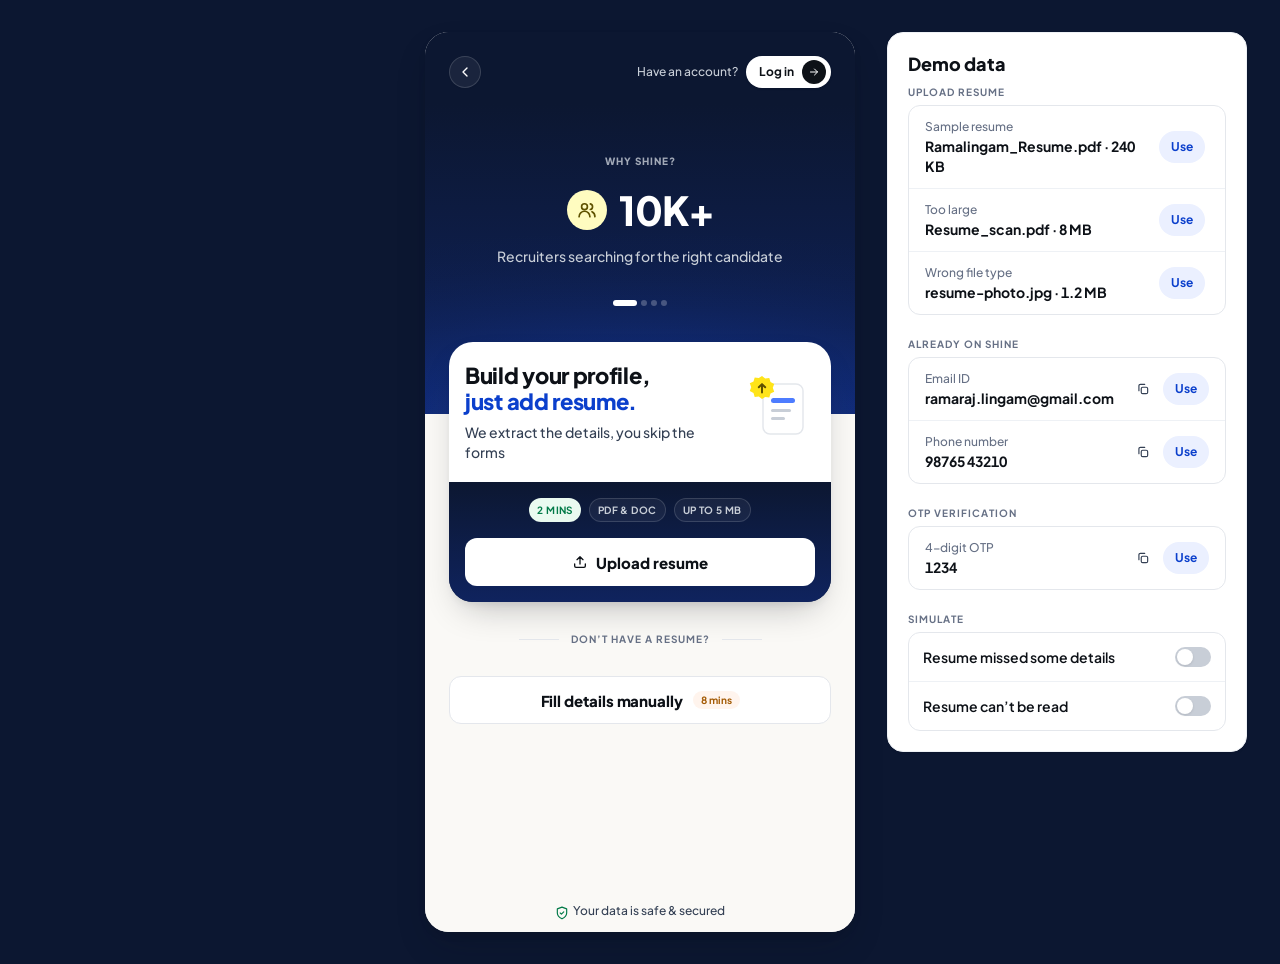
<file: signup-flow.html>
<!doctype html>
<!--
  ═══════════════════════════════════════════════════════════════════════════
  SHINE APP · SIGN UP FLOW (logged out)                         signup-flow.html
  Screens  Sign up: upload resume (PDF / DOC, up to 5 MB · uploading · file errors) or fill details manually →
           Parsing resume (5 steps → completed, redirect 0:05 · "can't read" sheet) → Almost there sheet
           (basic details · email / number already on Shine) → OTP sheet (4 digits) → Account created →
           Verify your details (basic · employment · education · skills, ⋮ edit / delete, missing-info states,
           edit sheets) → Profile created → Job preferences (final step) →
             Show me recommended jobs → recommended-jobs.html (4 jobs)
             I'll do it later / exit → signup-welcome.html (Reset → splash → logged-out home)
  Shared components (App-logout/app-components/ — edit THERE, then resync):
           • bottom-sheet v1.2.1 (ShineSheet) — every sheet (nudge = Save / Share anatomy · lists = Sort anatomy)
           • notify v1.0.1 (ShineNotify) — toasts
  Look     every rule of login-flow.html this page uses (DS atoms · header · inner-page anatomy · sheets · demo key ·
           JSRP spacing), pruned, + the sign-up skin. Dark areas = the JSRP hero recipe.
  Linking  signup-flow.html?demo=0  hides the Demo data helper (on by default). Config: ShineSignupConfig.
  ═══════════════════════════════════════════════════════════════════════════
-->
<html lang="en" class="su-top-dark">
<head>
<meta charset="utf-8">
<meta name="viewport" content="width=device-width, initial-scale=1, viewport-fit=cover">
<script data-ios-nozoom>
  /* iOS Safari auto-zooms the page when a focused field's text is under 16px
     (search modal, filter search). Adding maximum-scale=1 on iOS / iPadOS only
     stops that auto-zoom without touching the design. Pinch-to-zoom still works
     (iOS ignores scale limits for user gestures since iOS 10), and Android —
     which never auto-zooms — keeps its viewport untouched. */
  (function () {
    var iOS = /iP(hone|ad|od)/.test(navigator.userAgent) ||
              (navigator.platform === 'MacIntel' && navigator.maxTouchPoints > 1);   // iPadOS "desktop" mode
    var m = document.querySelector('meta[name="viewport"]');
    if (iOS && m && !/maximum-scale/.test(m.content)) m.content += ', maximum-scale=1';
  })();
</script>
<meta name="theme-color" content="#0C1731">
<title>Sign up · Shine</title>
<link rel="preconnect" href="https://fonts.googleapis.com">
<link rel="preconnect" href="https://fonts.gstatic.com" crossorigin>
<link href="https://fonts.googleapis.com/css2?family=Plus+Jakarta+Sans:wght@400;500;600;700;800&display=swap" rel="stylesheet">
<style>

/* ════════════════════════════════════════════════════════════════
   SHINE DESIGN SYSTEM — TOKENS
   Source: design-system/DESIGN-SYSTEM.md · design-system/component-system.md
   Mobile-only build → the §2.1 / §2.3 mobile column is the :root default.
   Layer 1: primitives (definitions only — never consumed by components)
   ════════════════════════════════════════════════════════════════ */
:root{
  --c-brand-50:#F0F5FF; --c-brand-100:#EBF0FF; --c-brand-200:#C9DBFF; --c-brand-300:#7EA3FF;
  --c-brand-400:#4D7CFF; --c-brand-500:#1A56FF; --c-brand-600:#0B3FCC; --c-brand-700:#0A33A6;
  --c-brand-500-op10:rgba(26,86,255,.10); --c-brand-500-op18:rgba(26,86,255,.18);
  --c-brand-500-op40:rgba(26,86,255,.40); --c-brand-500-op45:rgba(26,86,255,.45);
  --c-cn-50:#F7F9FB; --c-cn-100:#EEF1F5; --c-cn-200:#E4E7EC; --c-cn-300:#C8CED7; --c-cn-400:#98A2B3;
  --c-cn-500:#667085; --c-cn-600:#4A5260; --c-cn-700:#344054; --c-cn-800:#232A38; --c-cn-900:#161B22;
  --c-cn-black:#0D1117; --c-cn-white:#FFFFFF;
  --c-cn-black-04:rgba(13,17,23,.04); --c-cn-black-06:rgba(13,17,23,.06); --c-cn-black-08:rgba(13,17,23,.08);
  --c-cn-black-10:rgba(13,17,23,.10); --c-cn-black-20:rgba(13,17,23,.20); --c-cn-black-30:rgba(13,17,23,.30);
  --c-cn-black-75:rgba(13,17,23,.36);
  --c-wn-50:#FFFDF8; --c-wn-100:#FAF9F6; --c-wn-200:#F5F1E8; --c-wn-300:#E8E5DD;
  --c-green-50:#EAFAF0; --c-green-500:#12B76A; --c-green-500-op30:rgba(18,183,106,.30); --c-green-600:#0E9A5A; --c-green-700:#027A48;
  --c-red-600:#B42318; --c-red-700:#8B1A14; --c-amber-100:#FFF4ED; --c-amber-400:#FAB663; --c-amber-700:#A35A04;
  --c-pink-100:#FCE7F3; --c-pink-600:#BE185D;
  --c-violet-100:#F3EEFE; --c-violet-200:#DAC9FF; --c-violet-500:#7A5AF8; --c-violet-600:#6F46E0;
  --c-aqua-100:#CCFBEE; --c-aqua-500:#14B8A6; --c-aqua-700:#0F766A;
  --c-cyan-100:#CFFAFE; --c-cyan-700:#0E7490;
  --c-lime-100:#EBFFB0; --c-lime-300:#C4FF38; --c-lime-700:#56770B;
  --c-ey-100:#FFFCC0; --c-ey-400:#FFE419; --c-ey-800:#5F5200;
  /* Shine logo artwork yellow — sampled from shine-logo-light.svg, outside the DS ramps */
  --c-logo-yellow:#FACA22;

  --unit-0:0; --unit-1:1px; --unit-1-5:1.5px; --unit-2:2px; --unit-4:4px; --unit-6:6px; --unit-8:8px;
  --unit-10:10px; --unit-12:12px; --unit-14:14px; --unit-16:16px; --unit-18:18px; --unit-20:20px;
  --unit-22:22px; --unit-24:24px; --unit-26:26px; --unit-28:28px; --unit-32:32px; --unit-36:36px; --unit-40:40px;
  --unit-44:44px; --unit-48:48px; --unit-56:56px; --unit-64:64px; --unit-72:72px; --unit-96:96px;
  --unit-240:240px; --unit-360:360px; --unit-480:480px; --unit-1024:1024px;

  --typeface-family-brand:"Plus Jakarta Sans",system-ui,-apple-system,sans-serif;
  --typeface-weight-regular:400; --typeface-weight-medium:500; --typeface-weight-semibold:600;
  --typeface-weight-bold:700; --typeface-weight-extrabold:800;
}
/* Layer 2: SEMANTIC TOKENS — the only layer components consume */
:root{
  /* §2.1 Typography · mobile */
  --type-display-lg-size:var(--unit-40); --type-display-lg-lh:var(--unit-40); --type-display-lg-ls:-1px;
  --type-display-md-size:var(--unit-32); --type-display-md-lh:var(--unit-36); --type-display-md-ls:-0.4px;
  --type-display-sm-size:var(--unit-24); --type-display-sm-lh:var(--unit-28); --type-display-sm-ls:-0.3px;
  --type-heading-lg-size:var(--unit-22); --type-heading-lg-lh:var(--unit-26);
  --type-heading-md-size:var(--unit-18); --type-heading-md-lh:var(--unit-22); --type-heading-md-ls:-0.2px;
  --type-heading-sm-size:var(--unit-16); --type-heading-sm-lh:var(--unit-20);
  --type-body-lg-size:var(--unit-16); --type-body-lg-lh:var(--unit-24);
  --type-body-md-size:var(--unit-14); --type-body-md-lh:var(--unit-20);
  --type-body-sm-size:var(--unit-12); --type-body-sm-lh:var(--unit-18);
  --type-label-lg-size:var(--unit-14); --type-label-lg-lh:var(--unit-14);
  --type-label-md-size:var(--unit-12); --type-label-md-lh:var(--unit-12);
  --type-label-sm-size:var(--unit-10); --type-label-sm-lh:var(--unit-10);
  --type-eyebrow-md-size:var(--unit-12); --type-eyebrow-md-lh:var(--unit-12); --type-eyebrow-md-ls:var(--unit-1-5);
  --type-eyebrow-sm-size:var(--unit-10); --type-eyebrow-sm-lh:var(--unit-10); --type-eyebrow-sm-ls:var(--unit-1);

  /* §2.2 Content */
  --content-neutral-base:var(--c-cn-black); --content-neutral-muted:var(--c-cn-700);
  --content-neutral-faded:var(--c-cn-500); --content-neutral-disabled:var(--c-cn-black-75);
  --content-neutral-brand:var(--c-brand-600); --content-neutral-brand-hover:var(--c-brand-700);
  --content-on-fill-dark-base:var(--c-cn-white); --content-on-fill-dark-muted:var(--c-cn-300);
  --content-status-positive:var(--c-green-700); --content-status-notice:var(--c-amber-700);
  --content-decorative-violet:var(--c-violet-600); --content-decorative-pink:var(--c-pink-600);
  --content-decorative-aqua:var(--c-aqua-700); --content-decorative-cyan:var(--c-cyan-700);
  --content-decorative-lime:var(--c-lime-700); --content-decorative-electric-yellow:var(--c-ey-800);

  /* §2.2 Surface */
  --surface-neutral-base:var(--c-wn-100); --surface-neutral-raised:var(--c-cn-white);
  --surface-neutral-muted:var(--c-cn-100); --surface-neutral-sunken:var(--c-cn-200);
  --surface-neutral-state-hover:var(--c-cn-100); --surface-neutral-state-pressed:var(--c-cn-200);
  --surface-neutral-state-selected:var(--c-brand-50);
  --surface-inverse-base:var(--c-cn-black); --surface-inverse-raised:var(--c-cn-800);
  --surface-inverse-state-hover:var(--c-cn-700); --surface-inverse-state-pressed:var(--c-cn-600);
  --surface-brand-brand-intense:var(--c-brand-500); --surface-brand-brand-intense-hover:var(--c-brand-600);
  --surface-brand-brand-intense-pressed:var(--c-brand-700); --surface-brand-brand-subtle:var(--c-brand-100);
  --surface-status-positive-intense:var(--c-green-700); --surface-status-positive-subtle:var(--c-green-50);
  --surface-status-notice-subtle:var(--c-amber-100);
  --surface-decorative-violet-subtle:var(--c-violet-100); --surface-decorative-pink-subtle:var(--c-pink-100);
  --surface-decorative-aqua-subtle:var(--c-aqua-100); --surface-decorative-cyan-subtle:var(--c-cyan-100);
  --surface-decorative-lime-subtle:var(--c-lime-100); --surface-decorative-lime-intense:var(--c-lime-300);
  --surface-decorative-electric-yellow-subtle:var(--c-ey-100); --surface-decorative-electric-yellow-intense:var(--c-ey-400);
  --surface-decorative-violet-intense:var(--c-violet-600);
  /* alias — warm-neutral/200, the canvas tint used on Shine's warm pages */
  --surface-neutral-warm:var(--c-wn-200);
  /* alias — brand/50 wash for glows behind hero visuals */
  --surface-brand-wash:var(--c-brand-50);

  /* §2.2 Stroke */
  --stroke-neutral-base:var(--c-cn-200); --stroke-neutral-muted:var(--c-cn-100);
  --stroke-neutral-faded:var(--c-cn-50); --stroke-neutral-focus:var(--c-brand-500);
  --stroke-neutral-strong:var(--c-cn-300); /* alias — JSRP hover border */
  --stroke-status-positive:var(--c-green-600); --stroke-decorative-violet:var(--c-violet-500);

  /* §2.3 Spacing · mobile */
  --spacing-inset-xs:var(--unit-4); --spacing-inset-sm:var(--unit-6); --spacing-inset-md:var(--unit-8);
  --spacing-inset-lg:var(--unit-12); --spacing-inset-xl:var(--unit-16); --spacing-inset-xxl:var(--unit-22);
  --spacing-inline-xs:var(--unit-2); --spacing-inline-sm:var(--unit-4); --spacing-inline-md:var(--unit-8);
  --spacing-inline-lg:var(--unit-12); --spacing-inline-xl:var(--unit-18);
  --spacing-stack-3xs:var(--unit-2); --spacing-stack-xxs:var(--unit-4); --spacing-stack-xs:var(--unit-8);
  --spacing-stack-md:var(--unit-12); --spacing-stack-lg:var(--unit-14); --spacing-stack-xl:var(--unit-20);
  --spacing-stack-xxl:var(--unit-24);
  --spacing-section-xs:var(--unit-16); --spacing-section-sm:var(--unit-20); --spacing-section-md:var(--unit-24);
  --spacing-section-lg:var(--unit-32);
  --spacing-layout-xs:var(--unit-16); --spacing-layout-sm:var(--unit-24);

  /* §2.4 Size */
  --size-stroke-thin:var(--unit-1); --size-stroke-default:var(--unit-1-5); --size-stroke-thick:var(--unit-2);
  --size-radius-xs:var(--unit-2); --size-radius-sm:var(--unit-4); --size-radius-md:var(--unit-8);
  --size-radius-lg:var(--unit-12); --size-radius-xl:var(--unit-16); --size-radius-2xl:var(--unit-24);
  --size-radius-3xl:var(--unit-32); --size-radius-full:var(--unit-1024);
  --size-icon-xs:var(--unit-12); --size-icon-sm:var(--unit-14); --size-icon-md:var(--unit-16);
  --size-icon-lg:var(--unit-20); --size-icon-xl:var(--unit-24); --size-icon-2xl:var(--unit-32); --size-icon-3xl:var(--unit-40);
  /* alias — mobile artboard cap so the prototype stays phone-shaped on wide windows */
  --size-layout-mobile-max:var(--unit-480);
  /* A.02.9 proposed — hover-lift offset */
  --motion-lift-up:calc(-1 * var(--unit-1));
  --size-control-sm:var(--unit-40); --size-control-md:var(--unit-44); --size-control-lg:var(--unit-48); --size-control-xl:var(--unit-56);

  /* §2.5 Elevation · light */
  --elevation-neutral-subtle:0 1px 2px var(--c-cn-black-04);
  --elevation-neutral-raised:0 1px 3px var(--c-cn-black-08),0 1px 2px var(--c-cn-black-04);
  --elevation-neutral-lifted:0 4px 12px var(--c-cn-black-08),0 2px 4px var(--c-cn-black-04);
  --elevation-neutral-overlay:0 16px 36px -10px var(--c-cn-black-30),0 4px 10px -2px var(--c-cn-black-10);
  --elevation-neutral-modal:0 24px 60px -12px var(--c-cn-black-20),0 6px 16px -6px var(--c-cn-black-10);
  --elevation-brand-subtle:0 8px 24px -10px var(--c-brand-500-op18);
  --elevation-brand-raised:0 6px 14px -4px var(--c-brand-500-op45);
  --elevation-brand-lifted:0 16px 40px -12px var(--c-brand-500-op40);
  --elevation-focus-default:0 0 0 4px var(--c-brand-500-op10);
}


</style>
<!-- COMPONENT · bottom-sheet v1.2.1 -->
<link rel="stylesheet" href="components/bottom-sheet/bottom-sheet.css">
<!-- COMPONENT · notify v1.0.1 -->
<link rel="stylesheet" href="components/notify/notify.css">
<!-- page · the login page's look (DS atoms · header · inner pages · sheets · demo key · JSRP spacing), pruned to this page -->
<style>
:root{--c-red-50:#FEF2F2; --c-red-200:#FECDCA; --c-green-300:#5DD4A1;
  --content-status-negative:var(--c-red-600);
  --stroke-status-negative:var(--c-red-600);
  --stroke-status-negative-soft:var(--c-red-200);   
  --surface-status-negative-subtle:var(--c-red-50);
  --stroke-neutral-disabled:var(--c-cn-black-08);
  --elevation-focus-negative:0 0 0 4px rgba(180,35,24,.10);}
.field{display:flex;flex-direction:column}
.field-label{margin-bottom:var(--spacing-stack-xs);font-size:var(--type-body-md-size);line-height:var(--type-body-md-lh);font-weight:var(--typeface-weight-medium);color:var(--content-neutral-muted)}
.field-control{height:var(--size-control-lg);display:flex;align-items:center;gap:var(--spacing-inline-md);padding:0 var(--spacing-inset-xl);
  background:var(--surface-neutral-raised);border:var(--size-stroke-thin) solid var(--stroke-neutral-base);border-radius:var(--size-radius-lg);
  transition:border-color .15s ease,box-shadow .15s ease,background-color .15s ease}
.field-input{flex:1;min-width:0;height:100%;border:0;outline:0;background:transparent;font:var(--typeface-weight-medium) var(--type-body-lg-size)/var(--type-body-lg-lh) var(--typeface-family-brand);color:var(--content-neutral-base)}
.field-input::placeholder{color:var(--content-neutral-faded);font-weight:var(--typeface-weight-regular)}
.field-control.is-focused,.field-control:focus-within{border-color:var(--stroke-neutral-focus);box-shadow:var(--elevation-focus-default)}
.field-prefix{display:inline-flex;align-items:center;gap:var(--spacing-inline-sm);height:var(--unit-24);padding-right:var(--spacing-inset-lg);
  margin-right:var(--spacing-inline-sm);border-right:var(--size-stroke-thin) solid var(--stroke-neutral-base);
  font-size:var(--type-body-lg-size);font-weight:var(--typeface-weight-semibold);color:var(--content-neutral-muted);cursor:pointer}
.field-helper,.field-message{margin-top:var(--spacing-stack-xs);display:flex;align-items:flex-start;gap:var(--spacing-inline-sm);
  font-size:var(--type-body-sm-size);line-height:var(--type-body-sm-lh);font-weight:var(--typeface-weight-medium);color:var(--content-neutral-faded)}
.field-message svg,.field-helper svg{width:var(--size-icon-sm);height:var(--size-icon-sm);flex:none;margin-top:var(--unit-2)}
.field-message a,.field-message button{color:inherit;font-weight:var(--typeface-weight-bold);text-decoration:underline;text-underline-offset:var(--unit-2)}
.field--invalid .field-control{border-color:var(--stroke-status-negative);background:var(--surface-status-negative-subtle);box-shadow:var(--elevation-focus-negative)}
.field--invalid .field-message{color:var(--content-status-negative);font-weight:var(--typeface-weight-semibold)}
.check{display:inline-flex;align-items:center;gap:var(--spacing-inline-md);font-size:var(--type-body-md-size);line-height:var(--type-body-md-lh);font-weight:var(--typeface-weight-medium);color:var(--content-neutral-muted);cursor:pointer}
.btn{display:inline-flex;align-items:center;justify-content:center;gap:var(--spacing-inline-md);white-space:nowrap;
  font-family:var(--typeface-family-brand);font-weight:var(--typeface-weight-bold);letter-spacing:0;
  border-radius:var(--size-radius-lg);transition:transform .15s ease,box-shadow .15s ease,background-color .15s ease;
  -webkit-user-select:none;user-select:none}
.btn:focus-visible{outline:var(--size-stroke-default) solid var(--stroke-neutral-focus);box-shadow:var(--elevation-focus-default)}
.btn--lg{height:var(--size-control-lg);padding:0 var(--spacing-inset-xxl);font-size:var(--type-label-lg-size);line-height:var(--type-label-lg-lh)}
.btn--block{width:100%}
.btn--primary{background:var(--surface-inverse-base);color:var(--content-on-fill-dark-base)}
.btn--primary:active{background:var(--surface-inverse-state-pressed);box-shadow:var(--elevation-neutral-raised)}
.btn--secondary{background:var(--surface-neutral-raised);color:var(--content-neutral-base);border:var(--size-stroke-default) solid var(--stroke-neutral-base)}
.btn--secondary:active{background:var(--surface-neutral-state-pressed)}
@media (hover:hover){.btn--primary:hover{background:var(--surface-inverse-state-hover);box-shadow:var(--elevation-neutral-lifted);transform:translateY(var(--motion-lift-up))}
.btn--secondary:hover{background:var(--surface-neutral-state-hover)}
}
.btn svg{flex:none}
.btn[disabled]{background:var(--stroke-neutral-disabled);color:var(--content-neutral-disabled);box-shadow:none;transform:none;cursor:not-allowed}
.btn-spinner{width:var(--size-icon-md);height:var(--size-icon-md);border-radius:50%;border:var(--size-stroke-thick) solid currentColor;border-right-color:transparent;animation:auSpin .8s linear infinite}
@keyframes auSpin{to{transform:rotate(360deg)}}
.alert{display:flex;gap:var(--spacing-inline-md);padding:var(--spacing-inset-lg);border-radius:var(--size-radius-lg);
  font-size:var(--type-body-sm-size);line-height:var(--type-body-sm-lh)}
.alert svg{width:var(--size-icon-md);height:var(--size-icon-md);flex:none;margin-top:var(--unit-1)}
.alert-title{display:block;font-weight:var(--typeface-weight-bold)}
.alert-text{color:var(--content-neutral-muted);font-weight:var(--typeface-weight-medium)}
.alert-text a{color:var(--content-neutral-base);font-weight:var(--typeface-weight-bold);text-decoration:underline;text-underline-offset:var(--unit-2)}
.alert--negative{background:var(--surface-status-negative-subtle);border:var(--size-stroke-thin) solid var(--stroke-status-negative-soft);color:var(--content-status-negative)}
.alert--neutral{background:var(--surface-neutral-muted);border:var(--size-stroke-thin) solid var(--stroke-neutral-base);color:var(--content-neutral-base)}
.badge{display:inline-flex;align-items:center;gap:var(--spacing-inline-sm);padding:var(--unit-2) var(--spacing-inset-md);border-radius:var(--size-radius-full);
  font-size:var(--type-label-sm-size);line-height:var(--unit-14);font-weight:var(--typeface-weight-bold);white-space:nowrap}
.badge svg{width:var(--size-icon-xs);height:var(--size-icon-xs)}
.badge--positive{background:var(--surface-status-positive-subtle);color:var(--content-status-positive)}
.badge--notice{background:var(--surface-status-notice-subtle);color:var(--content-status-notice)}
.toast{position:absolute;left:50%;bottom:calc(var(--spacing-section-lg) + env(safe-area-inset-bottom));transform:translateX(-50%);z-index:300;
  display:inline-flex;align-items:center;gap:var(--spacing-inline-md);max-width:calc(100% - 2 * var(--spacing-layout-xs));
  padding:var(--spacing-inset-lg) var(--spacing-inset-xl);border-radius:var(--size-radius-full);background:var(--surface-inverse-base);color:var(--content-on-fill-dark-base);
  box-shadow:var(--elevation-neutral-overlay);font-size:var(--type-body-md-size);line-height:var(--type-body-md-lh);font-weight:var(--typeface-weight-semibold);white-space:nowrap}
.toast svg{width:var(--size-icon-md);height:var(--size-icon-md);flex:none;color:var(--c-green-300)}
.otp{display:grid;grid-template-columns:repeat(6,1fr);gap:var(--spacing-inline-md);margin-top:var(--spacing-section-md)}
.otp-seg{height:var(--unit-56);border-radius:var(--size-radius-lg);border:var(--size-stroke-thin) solid var(--stroke-neutral-base);background:var(--surface-neutral-raised);
  display:grid;place-items:center;font-size:var(--type-heading-lg-size);line-height:1;font-weight:var(--typeface-weight-bold);color:var(--content-neutral-base);
  transition:border-color .15s ease,box-shadow .15s ease}
.otp-seg.is-focused{border-color:var(--stroke-neutral-focus);box-shadow:var(--elevation-focus-default)}
.otp-seg.is-focused::after{content:"";width:var(--unit-2);height:var(--unit-22);background:var(--content-neutral-base);animation:auBlink 1s steps(1) infinite}
@keyframes auBlink{50%{opacity:0}}
.otp-seg.is-filled{border-color:var(--stroke-neutral-strong)}
.otp--invalid .otp-seg{border-color:var(--stroke-status-negative);background:var(--surface-status-negative-subtle);color:var(--content-status-negative);box-shadow:var(--elevation-focus-negative)}
.otp--locked .otp-seg{background:var(--surface-neutral-muted);border-color:var(--stroke-neutral-base);color:var(--content-neutral-disabled)}
.otp-meta{display:flex;align-items:center;justify-content:space-between;gap:var(--spacing-inline-md);margin-top:var(--spacing-stack-md);
  font-size:var(--type-body-sm-size);line-height:var(--type-body-sm-lh);font-weight:var(--typeface-weight-medium);color:var(--content-neutral-faded)}
.otp-meta .err{color:var(--content-status-negative);font-weight:var(--typeface-weight-semibold);display:inline-flex;align-items:center;gap:var(--spacing-inline-sm)}
.otp-meta .err svg{width:var(--size-icon-sm);height:var(--size-icon-sm)}
.otp-meta .resend{color:var(--content-neutral-brand);font-weight:var(--typeface-weight-bold);white-space:nowrap}
.otp-meta .resend[disabled]{color:var(--content-neutral-disabled)}
.radio{width:var(--size-icon-lg);height:var(--size-icon-lg);flex:none;border-radius:50%;border:var(--size-stroke-thick) solid var(--stroke-neutral-strong);display:grid;place-items:center}
@media (prefers-reduced-motion:reduce){.btn-spinner,.otp-seg.is-focused::after{animation:none}
}
.num{word-spacing:.14em;white-space:nowrap}
*{box-sizing:border-box;margin:0;padding:0}
[hidden]{display:none !important}
html,body{height:100%;overflow:hidden;overscroll-behavior:none;background:var(--surface-neutral-base)}
body{font-family:var(--typeface-family-brand);color:var(--content-neutral-base);-webkit-font-smoothing:antialiased;-webkit-tap-highlight-color:transparent}
button{font:inherit;color:inherit;background:none;border:0;cursor:pointer}
a{color:inherit;text-decoration:none;cursor:pointer}
.ghost-back{width:var(--size-control-sm);height:var(--size-control-sm);margin-left:calc(-1 * var(--spacing-inset-md));display:grid;place-items:center;border-radius:var(--size-radius-full);color:var(--content-neutral-base)}
.ghost-back svg{width:var(--size-icon-xl);height:var(--size-icon-xl)}
.ghost-back:active{background:var(--surface-neutral-state-hover)}
.toast{position:fixed;left:50%;bottom:calc(var(--spacing-section-lg) + env(safe-area-inset-bottom));opacity:0;transform:translate(-50%,12px);
  transition:opacity .2s ease,transform .26s cubic-bezier(.32,.72,0,1);pointer-events:none}
.bs{max-width:var(--unit-480);margin:0 auto}
@media (min-width:600px){body{background:var(--surface-neutral-warm)}
html{background:var(--surface-neutral-warm)}
}
*{box-sizing:border-box;margin:0;padding:0}
[hidden]{display:none !important}
html{background:var(--surface-neutral-warm)}
body{min-height:100vh;background:var(--surface-neutral-warm);font-family:var(--typeface-family-brand);color:var(--content-neutral-base);-webkit-font-smoothing:antialiased;-webkit-tap-highlight-color:transparent}
button{font:inherit;color:inherit;background:none;border:0;cursor:pointer}
a{color:inherit;text-decoration:none}
.app{position:relative;width:100%;max-width:var(--unit-480);margin:0 auto;min-height:100vh;min-height:100dvh;background:var(--surface-neutral-base)}
.view{min-height:100vh;min-height:100dvh;padding-top:env(safe-area-inset-top)}
.alert-slot:empty{display:none}
.field-message a,.alert-text a{cursor:pointer}
.bs{max-width:var(--unit-480);margin:0 auto}
.otp-wrap{position:relative}
.otp-wrap .otp{margin-top:var(--spacing-section-md)}
.otp-input{position:absolute;left:0;right:0;bottom:0;height:var(--unit-56);width:100%;z-index:2;opacity:0;border:0;background:transparent;
  font-size:var(--type-body-lg-size);color:transparent;caret-color:transparent;cursor:text}
.otp-input:disabled{cursor:not-allowed}
.toast{position:fixed;opacity:0;transform:translate(-50%,12px);transition:opacity .2s ease,transform .26s cubic-bezier(.32,.72,0,1);pointer-events:none}
.btn[aria-busy="true"]{cursor:progress}
.btn--secondary[aria-busy="true"]{background:var(--surface-neutral-raised);color:var(--content-neutral-base)}
.check{background:none;border:0;padding:0}
.check:focus-visible,.otp-input:focus-visible{outline:var(--size-stroke-default) solid var(--stroke-neutral-focus);outline-offset:2px}
.demo-fab{position:fixed;z-index:90;top:calc(env(safe-area-inset-top) + var(--unit-14));right:max(var(--spacing-layout-xs),calc(50% - 240px + var(--spacing-layout-xs)));
  display:inline-flex;align-items:center;gap:var(--spacing-inline-sm);height:var(--unit-28);padding:0 var(--spacing-inset-md);border-radius:var(--size-radius-full);
  background:var(--surface-decorative-electric-yellow-subtle);border:var(--size-stroke-thin) solid var(--c-ey-400);color:var(--content-decorative-electric-yellow);
  font-size:var(--type-label-sm-size);font-weight:var(--typeface-weight-bold);letter-spacing:.2px}
.demo-fab svg{width:var(--size-icon-sm);height:var(--size-icon-sm)}
.guide{display:none}
.g-h{margin:var(--spacing-stack-xl) 0 var(--spacing-stack-xs);font-size:var(--type-eyebrow-sm-size);line-height:var(--type-eyebrow-sm-lh);letter-spacing:var(--type-eyebrow-sm-ls);text-transform:uppercase;color:var(--content-neutral-faded);font-weight:var(--typeface-weight-bold)}
#guideSheet .bs-body{padding-bottom:calc(var(--spacing-section-md) + env(safe-area-inset-bottom))}
@media (min-width:1080px){body{padding:var(--spacing-section-lg) 0}
.app{min-height:calc(100vh - 2 * var(--spacing-section-lg));border-radius:var(--size-radius-2xl);overflow:hidden;box-shadow:var(--elevation-neutral-overlay);max-width:430px}
.view{min-height:calc(100vh - 2 * var(--spacing-section-lg))}
.bs{max-width:430px}
.demo-fab{display:none}
.guide{display:block;position:fixed;top:var(--spacing-section-lg);left:calc(50% + 215px + var(--spacing-section-lg));width:320px;max-height:calc(100vh - 2 * var(--spacing-section-lg));overflow:auto;
    padding:var(--spacing-section-sm);border-radius:var(--size-radius-xl);background:var(--surface-neutral-raised);border:var(--size-stroke-thin) solid var(--stroke-neutral-muted);box-shadow:var(--elevation-neutral-raised)}
.guide::before{content:"Demo data";display:block;font-size:var(--type-heading-md-size);line-height:var(--type-heading-md-lh);font-weight:var(--typeface-weight-extrabold);margin-bottom:var(--spacing-stack-xxs)}
}
.demo-fab{z-index:200}
.guide-open .demo-fab{display:none}
@media (min-width:1080px){.guide{z-index:200}
}
.be-bar{height:var(--size-control-xl);flex:none;margin-top:var(--spacing-stack-xl);display:flex;align-items:center;justify-content:space-between;padding:0 var(--spacing-layout-xs)}
@media (max-height:720px){.be-bar{margin-top:var(--spacing-stack-md)}
}
.pill-explore{display:inline-flex;align-items:center;gap:var(--spacing-inline-md);height:var(--unit-32);
  padding:0 var(--spacing-inset-xs) 0 var(--spacing-inset-lg);
  border-radius:var(--size-radius-full);background:var(--surface-neutral-raised);border:var(--size-stroke-thin) solid var(--stroke-neutral-base);
  box-shadow:var(--elevation-neutral-subtle);color:var(--content-neutral-base);font-size:var(--type-label-md-size);line-height:var(--type-label-md-lh);
  font-weight:var(--typeface-weight-bold);transition:background-color .15s,box-shadow .15s}
.pill-explore .arr{width:var(--unit-24);height:var(--unit-24);border-radius:var(--size-radius-full);display:grid;place-items:center;flex:none;
  background:var(--surface-inverse-base);color:var(--content-on-fill-dark-base);overflow:hidden}
.pill-explore .arr .ic{display:inline-flex;width:var(--size-icon-xs);height:var(--size-icon-xs);animation:nudge 1.8s cubic-bezier(.5,0,.3,1) infinite}
.pill-explore .arr .ic svg{width:100%;height:100%}
@keyframes nudge{0%,45%{transform:translateX(0);opacity:1}62%{transform:translateX(var(--unit-14));opacity:0}63%{transform:translateX(calc(-1 * var(--unit-14)));opacity:0}80%,100%{transform:translateX(0);opacity:1}}
.pill-explore:active{background:var(--surface-neutral-state-pressed)}
@media (hover:hover){.pill-explore:hover{background:var(--surface-neutral-state-hover);box-shadow:var(--elevation-neutral-raised)}
}
@media (prefers-reduced-motion:reduce){.pill-explore .arr .ic{animation:none}
}
.sw-or{flex:none;margin:var(--spacing-stack-md) 0;text-align:center;font-size:var(--type-body-sm-size);line-height:var(--type-body-sm-lh);color:var(--content-neutral-faded);font-weight:var(--typeface-weight-semibold)}
.be-bar{margin-top:var(--spacing-stack-xs)}
.sw-or{align-self:center;width:min(60%,calc(var(--unit-96) * 2 + var(--unit-28)));display:flex;align-items:center;gap:var(--spacing-inline-lg);margin:var(--spacing-stack-xl) auto}
.sw-or::before,.sw-or::after{content:"";flex:1;height:var(--size-stroke-thin);background:var(--stroke-neutral-base)}
@media (max-height:720px){.sw-or{margin:var(--spacing-section-xs) auto}
}
html:not(.is-demo) .demo-fab,html:not(.is-demo) .guide{display:none !important}
html,body{height:auto;overflow:visible;overscroll-behavior:auto}
.sr-only{position:absolute;width:1px;height:1px;margin:-1px;overflow:hidden;clip:rect(0 0 0 0);white-space:nowrap;border:0}
.view{min-height:100vh;min-height:100dvh}
.ghost-back{margin-left:calc(-1 * var(--spacing-inset-md))}
.field-control{height:var(--size-control-md);padding:0 var(--spacing-inset-lg);gap:var(--spacing-inline-md);overflow:hidden;
  background:var(--surface-neutral-raised);border:var(--size-stroke-thin) solid var(--stroke-neutral-base);border-radius:var(--size-radius-lg);box-shadow:none}
.field-control:focus-within,.field-control.is-focused{border-color:var(--content-neutral-brand);box-shadow:0 0 0 3px var(--c-brand-500-op18)}
.field-input{font:var(--typeface-weight-medium) var(--type-body-md-size)/var(--type-body-md-lh) var(--typeface-family-brand)}
.field-input::placeholder{color:var(--content-neutral-faded);font-weight:var(--typeface-weight-medium)}
.field-prefix{align-self:stretch;height:auto;margin:0 var(--spacing-inline-xs) 0 calc(-1 * var(--spacing-inset-lg));padding:0 var(--spacing-inset-lg);
  background:var(--surface-neutral-muted);border-right:var(--size-stroke-thin) solid var(--stroke-neutral-base);cursor:default;
  font:var(--typeface-weight-semibold) var(--type-body-md-size)/var(--type-body-md-lh) var(--typeface-family-brand);color:var(--content-neutral-muted)}
.field-label{margin-bottom:var(--spacing-stack-xs);font:var(--typeface-weight-medium) var(--type-body-md-size)/var(--type-body-md-lh) var(--typeface-family-brand);color:var(--content-neutral-muted)}
.field-helper,.field-message{margin-top:var(--spacing-stack-xs);font-size:var(--type-body-sm-size);line-height:var(--type-body-sm-lh);font-weight:var(--typeface-weight-medium)}
.field-helper{color:var(--content-neutral-muted)}
.field--invalid .field-control{border-color:var(--stroke-status-negative);background:var(--surface-neutral-raised);box-shadow:none}
.field--invalid .field-control:focus-within{box-shadow:0 0 0 3px rgba(180,35,24,.18)}
.field--invalid .field-message{font-weight:var(--typeface-weight-semibold)}
.btn--lg{height:var(--unit-48);padding:0 var(--spacing-inset-xl);border-radius:var(--size-radius-lg);
  font-family:var(--typeface-family-brand);font-weight:var(--typeface-weight-extrabold);font-size:15px;line-height:1;letter-spacing:-0.005em}
.btn--primary{background:var(--content-neutral-base)}
.btn--lg:active:not([disabled]){transform:scale(.99)}
.btn[disabled]{background:var(--surface-neutral-muted);color:var(--content-neutral-disabled)}
.btn--secondary{border-width:var(--size-stroke-thin)}
.btn--secondary.btn--lg{background:var(--surface-neutral-raised)}
.btn-spinner{width:var(--size-icon-sm);height:var(--size-icon-sm)}
.pf{display:flex;flex-direction:column;background:var(--surface-neutral-base);color:var(--content-neutral-base);font-family:var(--typeface-family-brand)}
.pf-bar{flex:none;height:var(--size-control-xl);display:flex;align-items:center;margin-top:var(--spacing-stack-xs);padding:0 var(--spacing-layout-xs)}
.pf-body{flex:1 1 auto;padding:var(--spacing-stack-md) var(--unit-20) var(--unit-24)}
.pf-h{font-size:var(--type-heading-lg-size);line-height:var(--type-heading-lg-lh);letter-spacing:-0.3px;font-weight:var(--typeface-weight-extrabold);text-wrap:balance}
.pf-h em{font-style:normal;color:var(--content-neutral-brand)}
.pf .alert-slot:empty{display:none}
.pf-body > .alert-slot{margin-top:var(--unit-24)}
.pf-foot{position:sticky;bottom:0;z-index:5;flex:none;padding:var(--unit-16) var(--unit-20) calc(var(--unit-16) + env(safe-area-inset-bottom));
  background:var(--surface-neutral-raised);box-shadow:0 -6px 12px -8px rgba(13,17,23,.18)}
.pf-secure{display:flex;align-items:center;justify-content:center;gap:var(--spacing-inline-sm);margin-bottom:var(--spacing-stack-md);
  font-size:var(--type-body-sm-size);line-height:var(--type-body-sm-lh);font-weight:var(--typeface-weight-medium);color:var(--content-neutral-muted)}
.pf-secure svg{width:var(--size-icon-sm);height:var(--size-icon-sm);color:var(--content-status-positive)}
.au-nudge .nudge-close{position:absolute;top:var(--unit-16);right:var(--unit-16);z-index:3;width:var(--unit-32);height:var(--unit-32);border-radius:var(--size-radius-full);
  display:grid;place-items:center;background:var(--c-cn-black-06);color:var(--content-neutral-muted);transition:background .15s ease,color .15s ease}
.au-nudge .nudge-close svg{width:var(--size-icon-md);height:var(--size-icon-md)}
@media (hover:hover){.au-nudge .nudge-close:hover{background:var(--c-cn-black-10);color:var(--content-neutral-base)}
}
.au-nudge .nudge-body{padding-top:var(--unit-16)}
.au-nudge .nudge-h{padding-right:var(--unit-40);font-size:var(--unit-24);line-height:1.18;letter-spacing:-0.022em;font-weight:var(--typeface-weight-extrabold);color:var(--content-neutral-base);margin-bottom:var(--unit-28)}
.au-nudge .nudge-h .accent{color:var(--content-neutral-brand)}
.au-nudge .nudge-msg{font-size:14.5px;line-height:1.55;font-weight:var(--typeface-weight-medium);color:var(--content-neutral-muted)}
.au-nudge .nudge-msg b,.au-nudge .nudge-msg strong{color:var(--content-neutral-base);font-weight:var(--typeface-weight-bold)}
.au-nudge .nudge-msg a{margin-left:var(--spacing-inline-md);color:var(--content-neutral-brand);font-weight:var(--typeface-weight-bold)}
.au-nudge .alert-slot:empty{display:none}
.au-nudge .alert{margin-top:var(--spacing-stack-md)}
.au-nudge[data-bs-cta-state="sticky"] .bs-body{padding-bottom:var(--unit-8)}
.au-list .bs-body{padding:0 var(--spacing-layout-sm) calc(var(--spacing-layout-sm) + env(safe-area-inset-bottom))}
.otp-label strong{color:var(--content-neutral-base);font-weight:var(--typeface-weight-bold)}
.otp-label a{margin-left:var(--spacing-inline-md);color:var(--content-neutral-brand);font-weight:var(--typeface-weight-bold)}
.otp-wrap .otp{margin-top:var(--spacing-stack-xl)}
.otp{gap:var(--spacing-inline-md)}
.otp-input{height:var(--unit-48)}
.otp-seg{height:var(--unit-48);border:var(--size-stroke-thin) solid var(--stroke-neutral-base);border-radius:var(--size-radius-lg);background:var(--surface-neutral-raised);
  font-size:var(--type-heading-md-size);font-weight:var(--typeface-weight-bold)}
.otp-seg.is-focused{border-color:var(--content-neutral-brand);box-shadow:0 0 0 3px var(--c-brand-500-op18)}
.otp-seg.is-focused::after{height:var(--unit-20)}
.otp-seg.is-filled{border-color:var(--stroke-neutral-strong)}
.otp--invalid .otp-seg{border-color:var(--stroke-status-negative);background:var(--surface-neutral-raised);color:var(--content-neutral-base);box-shadow:none}
.otp-meta{display:block;margin-top:var(--spacing-stack-md)}
.otp-meta p+p{margin-top:var(--spacing-stack-xxs)}
.otp-error{font-size:var(--type-body-sm-size);line-height:var(--type-body-sm-lh);font-weight:var(--typeface-weight-semibold);color:var(--content-status-negative)}
.otp-resend{display:flex;align-items:center;gap:var(--spacing-inline-sm);font-size:var(--type-body-sm-size);line-height:var(--type-body-sm-lh);font-weight:var(--typeface-weight-medium);color:var(--content-neutral-faded)}
.otp-resend .countdown{color:var(--content-status-notice);font-weight:var(--typeface-weight-bold)}
.resend-btn{padding:0;color:var(--content-neutral-brand);font-size:var(--type-body-sm-size);line-height:var(--type-body-sm-lh);font-weight:var(--typeface-weight-bold)}
.toast{position:fixed}
.demo-fab{right:auto;left:max(var(--unit-56),calc(50% - 240px + var(--unit-56)));top:calc(env(safe-area-inset-top) + var(--spacing-stack-xs) + var(--unit-12))}
@media (min-width:1080px){.view{min-height:calc(100vh - 2 * var(--spacing-section-lg))}
}
.g-sec+.g-sec{margin-top:var(--unit-24)}
.g-sec:first-child .g-h{margin-top:var(--spacing-stack-xxs)}
.g-h{margin:0 0 var(--spacing-stack-xs);font-size:var(--type-eyebrow-sm-size);line-height:var(--type-eyebrow-sm-lh);letter-spacing:var(--type-eyebrow-sm-ls);text-transform:uppercase;color:var(--content-neutral-faded);font-weight:var(--typeface-weight-bold)}
.g-card{border:var(--size-stroke-thin) solid var(--stroke-neutral-base);border-radius:var(--size-radius-lg);background:var(--surface-neutral-raised);overflow:hidden}
.g-item{display:grid;grid-template-columns:minmax(0,1fr) auto auto;align-items:center;gap:var(--spacing-inline-sm);padding:var(--unit-10) var(--unit-10) var(--unit-10) var(--unit-14)}
.g-item+.g-item,.g-sw+.g-sw{border-top:var(--size-stroke-thin) solid var(--stroke-neutral-muted)}
.g-txt{display:flex;flex-direction:column;min-width:0}
.g-k{font-size:var(--type-body-sm-size);line-height:var(--type-body-sm-lh);font-weight:var(--typeface-weight-medium);color:var(--content-neutral-faded)}
.g-v{font-size:var(--type-body-md-size);line-height:var(--type-body-md-lh);font-weight:var(--typeface-weight-bold);color:var(--content-neutral-base);font-variant-numeric:tabular-nums;overflow-wrap:anywhere}
.g-copy{width:var(--unit-32);height:var(--unit-32);border-radius:var(--size-radius-full);display:grid;place-items:center;color:var(--content-neutral-muted);transition:background .15s ease,color .15s ease}
.g-copy svg{width:var(--size-icon-sm);height:var(--size-icon-sm)}
.g-copy:active{background:var(--surface-neutral-state-pressed)}
.g-copy.is-done{color:var(--content-status-positive)}
.g-use{height:var(--unit-32);padding:0 var(--spacing-inset-lg);border-radius:var(--size-radius-full);background:var(--surface-brand-brand-subtle);color:var(--content-neutral-brand);
  font-size:var(--type-label-md-size);line-height:1;font-weight:var(--typeface-weight-bold);transition:background .15s ease,transform .12s ease}
.g-use:active{transform:scale(.96)}
@media (hover:hover){.g-copy:hover{background:var(--surface-neutral-state-hover);color:var(--content-neutral-base)}
.g-use:hover{background:var(--c-brand-500-op18)}
}
.g-copy:focus-visible,.g-use:focus-visible,.g-sw:focus-visible{outline:2px solid var(--content-neutral-brand);outline-offset:2px}
.g-sw{width:100%;display:flex;align-items:center;justify-content:space-between;gap:var(--spacing-inline-lg);padding:var(--unit-14);text-align:left;
  font-size:var(--type-body-md-size);line-height:var(--type-body-md-lh);font-weight:var(--typeface-weight-semibold);color:var(--content-neutral-base)}
.g-sw i{position:relative;width:var(--unit-36);height:var(--unit-20);border-radius:var(--size-radius-full);background:var(--stroke-neutral-strong);transition:background .18s ease;flex:none}
.g-sw i::after{content:"";position:absolute;top:var(--unit-2);left:var(--unit-2);width:var(--unit-16);height:var(--unit-16);border-radius:50%;background:#fff;box-shadow:var(--elevation-neutral-raised);transition:transform .2s cubic-bezier(.3,.7,.4,1)}
.g-sw[aria-checked="true"] i{background:var(--content-neutral-brand)}
.g-sw[aria-checked="true"] i::after{transform:translateX(var(--unit-16))}
.field-control.is-demo-filled,.otp.is-demo-filled{animation:demoFill 1.1s cubic-bezier(.2,.7,.3,1)}
@keyframes demoFill{0%{box-shadow:0 0 0 0 var(--c-brand-500-op18)}25%{box-shadow:0 0 0 6px var(--c-brand-500-op18)}100%{box-shadow:0 0 0 0 transparent}}
@media (prefers-reduced-motion:reduce){.is-demo-filled{animation:none}
}
@media (min-width:1080px){.guide{width:min(360px,calc(50vw - 215px - 2 * var(--spacing-section-lg)))}
.guide .g-sec:first-child .g-h{margin-top:var(--spacing-stack-md)}
}
.reg{display:inline-flex;align-items:center;gap:var(--spacing-inline-md)}
.reg-q{font-size:var(--type-body-sm-size);line-height:var(--type-body-sm-lh);font-weight:var(--typeface-weight-medium);color:var(--content-neutral-muted);white-space:nowrap}
.be-bar .ghost-back{width:var(--unit-32);height:var(--unit-32);margin-left:0;background:var(--surface-neutral-raised);border:var(--size-stroke-thin) solid var(--stroke-neutral-base);
  box-shadow:var(--elevation-neutral-subtle);transition:background-color .15s,transform .12s ease}
.be-bar .ghost-back svg{width:var(--size-icon-md);height:var(--size-icon-md)}
.be-bar .ghost-back:active{background:var(--surface-neutral-state-pressed);transform:scale(.95)}
.be-bar .ghost-back:focus-visible{outline:2px solid var(--content-neutral-brand);outline-offset:2px}
@media (hover:hover){.be-bar .ghost-back:hover{background:var(--surface-neutral-state-hover)}
}
.demo-fab{width:var(--unit-32);height:var(--unit-32);padding:0;gap:0;justify-content:center;border-radius:var(--size-radius-full)}
.demo-fab svg{width:var(--size-icon-md);height:var(--size-icon-md)}
@media (max-width:1079px){html,body{background:var(--surface-neutral-base)}
}
.demo-fab{background:linear-gradient(var(--surface-decorative-electric-yellow-subtle),var(--surface-decorative-electric-yellow-subtle))}
.is-done .demo-fab{display:none}
.otp--complete .otp-seg{animation:otpPop .34s cubic-bezier(.34,1.56,.64,1) both;border-color:var(--content-neutral-brand)}
.otp--complete .otp-seg:nth-child(2){animation-delay:.03s}
.otp--complete .otp-seg:nth-child(3){animation-delay:.06s}
.otp--complete .otp-seg:nth-child(4){animation-delay:.09s}
.otp--complete .otp-seg:nth-child(5){animation-delay:.12s}
.otp--complete .otp-seg:nth-child(6){animation-delay:.15s}
.otp--invalid .otp{animation:otpShake .36s cubic-bezier(.36,.07,.19,.97) both}
@keyframes otpPop{0%{transform:scale(1)}45%{transform:scale(1.08)}100%{transform:scale(1)}}
@keyframes otpShake{10%,90%{transform:translateX(-1px)}20%,80%{transform:translateX(3px)}30%,50%,70%{transform:translateX(-6px)}40%,60%{transform:translateX(6px)}}
@media (prefers-reduced-motion:reduce){.otp--complete .otp-seg,.otp--invalid .otp{animation:none}
}
.splash-spin{width:var(--unit-48);height:var(--unit-48);border-radius:50%;border:3px solid rgba(255,255,255,.18);border-top-color:var(--c-brand-400);
  margin-bottom:var(--unit-18);animation:auSpin .9s linear infinite, splashFade .3s ease .04s both}
@keyframes splashFade{from{opacity:0}to{opacity:1}}
@media (prefers-reduced-motion:reduce){.splash-spin{animation:auSpin 1.6s linear infinite}
}
.btn--primary[aria-busy="true"][disabled]{background:var(--surface-inverse-base);color:var(--content-on-fill-dark-base);cursor:progress}
h1[tabindex="-1"]:focus{outline:none}
:root{--screen-margin:var(--spacing-layout-sm,24px)}
html .be-bar,html .pf-bar{padding-left:var(--screen-margin);padding-right:var(--screen-margin)}
html .pf-body,html .pf-foot{padding-left:var(--screen-margin);padding-right:var(--screen-margin)}
html .demo-fab{right:max(var(--screen-margin),calc(50% - 240px + var(--screen-margin)))}
html .be-bar,html .pf-bar{margin-top:var(--spacing-stack-md)}
html .au-nudge .bs-body>.bs-actions{padding-bottom:calc(var(--unit-56) + env(safe-area-inset-bottom,0px))}
@media (max-height:720px){html .sw-or{margin-top:var(--spacing-stack-md);margin-bottom:var(--spacing-stack-md)}
}
html #guideSheet .bs-body>.g-sec:first-child .g-h{margin-top:var(--spacing-stack-lg)}
html .g-item{padding:var(--spacing-inset-lg) var(--spacing-inset-xl)}
html .demo-fab{top:calc(env(safe-area-inset-top) + var(--spacing-stack-md) + var(--unit-12));left:max(var(--unit-64),calc(50% - 240px + var(--unit-64)))}
html .pf-bar{position:relative;margin-bottom:calc(var(--spacing-stack-xs) + var(--unit-2))}
html .pf-bar .ghost-back{position:relative;width:var(--unit-32);height:var(--unit-32);margin-left:0;background:var(--surface-neutral-raised);
  border:var(--size-stroke-thin) solid var(--stroke-neutral-base);box-shadow:var(--elevation-neutral-subtle);transition:background-color .15s,transform .12s ease}
html .pf-bar .ghost-back svg{width:var(--size-icon-md);height:var(--size-icon-md)}
html .pf-bar .ghost-back:active{background:var(--surface-neutral-state-pressed);transform:scale(.95)}
@media (hover:hover){html .pf-bar .ghost-back:hover{background:var(--surface-neutral-state-hover)}
}
html .pf-bar .ghost-back::after{content:"";position:absolute;left:0;right:0;top:50%;height:var(--unit-48);transform:translateY(-50%)}
html .pf-bar::after{content:"";position:absolute;left:var(--screen-margin);right:var(--screen-margin);
  bottom:calc(-1 * (var(--spacing-stack-xs) + var(--size-stroke-thin)));height:var(--size-stroke-thin);
  background:repeating-linear-gradient(90deg,var(--stroke-neutral-base) 0 var(--unit-6),transparent var(--unit-6) var(--unit-10));pointer-events:none}

/* demo-data helper: hidden with ?demo=0 */
html:not(.is-demo) .demo-fab,html:not(.is-demo) .guide{display:none !important}
</style>
<!-- page · sign-up skin -->
<style>
/* ═══════════════════════════════════════════════════════════════════════
   SHINE APP · SIGN UP — page skin
   Built only from the app's existing language:
     · dark areas = the JSRP hero recipe (ink + blurred brand glow + 24px dot grid)
     · header = the log-in header (32px back disc · demo key · pill) · inner pages = the forgot-password page anatomy
     · cards = the JSRP job card (radius 24 · inset 16 · 14 apart · hairlines) · sheets = shared bottom sheet
       (nudge = JSRP Save / Share · lists = JSRP Sort) · chips A.06 (subtle selected) · badges A.04 · tags A.05
     · progress A.10 · alerts A.07 · buttons A.02 (ink primary) · inputs A.01 (login spec, 44px)
   Spacing = the JSRP page: 24px gutter · 14 between cards · 16 card inset · 8 between buttons · 24 bottom inset.
   ═══════════════════════════════════════════════════════════════════════ */
:root{
  /* DS tokens this page adds to the login set (values: design-system/DESIGN-SYSTEM.md) */
  --c-green-500:#12B76A; --c-brand-300:#7EA3FF; --c-brand-400:#4D7CFF; --c-amber-400:#FAB663; --c-red-500:#DC2626; --c-pink-500:#E31B8F;
  --c-cyan-500:#06B6D4; --c-violet-500:#7A5AF8; --c-violet-600:#6F46E0; --c-violet-100:#F3EEFE;
  --content-inverse-brand:var(--c-brand-400);
  --content-inverse-muted:var(--c-cn-300);
  --surface-status-negative-intense:var(--c-red-600);
  --surface-status-negative-intense-hover:var(--c-red-700);
  --surface-decorative-violet-subtle:var(--c-violet-100);
  --content-decorative-violet:var(--c-violet-600);
  --surface-inverse-glow:rgba(126,163,255,.45);
  --screen-margin:var(--spacing-layout-sm,24px);
}

/* ── dark surface = JSRP hero (ink + glow + dot grid) ── */
.su-hero,.su-parse,.su-up-bot,.su-score{position:relative;background:var(--surface-inverse-base);color:var(--content-on-fill-dark-base);overflow:hidden;isolation:isolate}
.su-hero::before,.su-parse::before,.su-up-bot::before,.su-score::before{content:"";position:absolute;top:-100px;left:50%;transform:translateX(-50%);width:900px;height:700px;
  background:radial-gradient(circle at center,var(--surface-inverse-glow) 0%,transparent 60%);filter:blur(80px);pointer-events:none;z-index:-1}
.su-hero::after,.su-parse::after{content:"";position:absolute;inset:0;background-image:radial-gradient(circle,rgba(255,255,255,.05) 1px,transparent 1px);background-size:24px 24px;pointer-events:none;z-index:-1;
  -webkit-mask-image:linear-gradient(180deg,transparent 0%,#000 25%,#000 80%,transparent 100%);mask-image:linear-gradient(180deg,transparent 0%,#000 25%,#000 80%,transparent 100%)}
.su-up-bot::before{top:-260px;width:520px;height:420px;filter:blur(60px);opacity:.75}
.su-score::before{top:-300px;left:20%;width:520px;height:460px;filter:blur(60px);opacity:.8}

/* ── 1 · start (upload) ── */
.su-land{display:flex;flex-direction:column;padding-top:0;background:var(--surface-neutral-base)}
.su-hero{padding:env(safe-area-inset-top) 0 calc(var(--unit-72) + var(--unit-24))}
html .su-bar{padding-left:var(--screen-margin);padding-right:var(--screen-margin);margin-top:var(--spacing-stack-md)}
.su-bar .ghost-back{position:relative;width:var(--unit-32);height:var(--unit-32);margin-left:0;background:rgba(255,255,255,.06);border:var(--size-stroke-thin) solid rgba(255,255,255,.14);
  color:var(--content-on-fill-dark-base);transition:background-color .15s,transform .12s ease}
.su-bar .ghost-back svg{width:var(--size-icon-md);height:var(--size-icon-md)}
.su-bar .ghost-back:active{background:rgba(255,255,255,.12);transform:scale(.95)}
.su-bar .ghost-back::after{content:"";position:absolute;left:0;right:0;top:50%;height:var(--unit-48);transform:translateY(-50%)}
.su-bar .reg-q{color:var(--content-inverse-muted)}
.su-bar .pill-explore{position:relative;border-color:transparent;box-shadow:var(--elevation-neutral-raised)}
.su-bar .pill-explore::after{content:"";position:absolute;left:0;right:0;top:50%;height:var(--unit-48);transform:translateY(-50%)}
.su-why{display:flex;flex-direction:column;align-items:center;margin-top:var(--spacing-section-lg);padding:0 var(--screen-margin);text-align:center}
.su-eyebrow{font-size:var(--type-eyebrow-sm-size);line-height:var(--type-eyebrow-sm-lh);letter-spacing:var(--type-eyebrow-sm-ls);font-weight:var(--typeface-weight-extrabold);text-transform:uppercase;color:var(--content-inverse-muted);opacity:.8}
.su-stats{position:relative;width:100%;height:calc(var(--unit-48) + var(--unit-12) + var(--unit-40));margin-top:var(--spacing-stack-xl)}
.su-stat{position:absolute;inset:0;display:flex;flex-direction:column;align-items:center;opacity:0;transform:translateX(var(--unit-24));transition:opacity .4s ease,transform .5s cubic-bezier(.2,.8,.2,1);pointer-events:none}
.su-stat.is-on{opacity:1;transform:none;pointer-events:auto}
.su-stat.is-out{transform:translateX(calc(-1 * var(--unit-24)))}
.su-stat-n{display:flex;align-items:center;gap:var(--spacing-inline-lg);font-size:var(--unit-40);line-height:var(--unit-48);font-weight:var(--typeface-weight-extrabold);letter-spacing:-1px}
.su-stat-ic{width:var(--unit-40);height:var(--unit-40);border-radius:var(--size-radius-full);display:grid;place-items:center;flex:none}
.su-stat-ic svg{width:var(--size-icon-lg);height:var(--size-icon-lg)}
.su-stat-ic--ey{background:var(--surface-decorative-electric-yellow-subtle);color:var(--content-decorative-electric-yellow)}
.su-stat-ic--pos{background:var(--surface-status-positive-subtle);color:var(--content-status-positive)}
.su-stat-ic--brand{background:var(--surface-brand-brand-subtle);color:var(--content-neutral-brand)}
.su-stat-ic--pink{background:var(--surface-decorative-pink-subtle);color:var(--content-decorative-pink)}
.su-stat-t{margin-top:var(--spacing-stack-md);font-size:var(--type-body-md-size);line-height:var(--type-body-md-lh);font-weight:var(--typeface-weight-medium);color:var(--content-inverse-muted)}
.su-dots{display:flex;gap:var(--spacing-inline-sm);margin-top:var(--spacing-stack-xl)}
.su-dot{position:relative;width:var(--unit-6);height:var(--unit-6);padding:0;border-radius:var(--size-radius-full);background:rgba(255,255,255,.24);transition:width .3s ease,background-color .3s ease;cursor:pointer}
.su-dot::after{content:"";position:absolute;inset:calc(-1 * var(--unit-12)) calc(-1 * var(--unit-4))}
.su-dot[aria-selected="true"]{width:var(--unit-24);background:var(--content-on-fill-dark-base)}

/* upload card — the JSRP card, its lower half on the hero's dark surface */
.su-up{position:relative;z-index:2;margin:calc(-1 * var(--unit-72)) var(--screen-margin) 0;border-radius:var(--size-radius-2xl);overflow:hidden;background:var(--surface-neutral-raised);
  box-shadow:0 16px 36px -14px rgba(13,17,23,.30),0 6px 8px -4px rgba(16,24,40,.08)}
.su-up-top{display:flex;gap:var(--spacing-inline-lg);padding:var(--spacing-inset-xl)}
.su-up-copy{flex:1;min-width:0;display:flex;flex-direction:column;align-items:flex-start}
.su-up-h{margin-top:var(--spacing-stack-md);font-size:var(--type-heading-lg-size);line-height:var(--type-heading-lg-lh);letter-spacing:-0.3px;font-weight:var(--typeface-weight-extrabold);text-wrap:balance}
.su-up-h .accent,.su-ph em{color:var(--content-neutral-brand);font-style:normal}
.su-up-p{margin-top:var(--spacing-stack-xs);font-size:var(--type-body-md-size);line-height:var(--type-body-md-lh);font-weight:var(--typeface-weight-medium);color:var(--content-neutral-muted)}
.su-up-art{flex:none;width:var(--unit-72);align-self:center}
.su-up-art svg{width:100%;height:auto;display:block}
.su-up-bot{padding:var(--spacing-inset-xl)}
.su-up-tags{display:flex;justify-content:center;gap:var(--spacing-inline-md);margin-bottom:var(--spacing-stack-md)}
.su-tag-d{display:inline-flex;align-items:center;height:var(--unit-24);padding:0 var(--spacing-inset-md);border-radius:var(--size-radius-full);background:rgba(255,255,255,.05);border:var(--size-stroke-thin) solid rgba(255,255,255,.14);
  font-size:var(--type-label-sm-size);line-height:var(--type-label-sm-lh);font-weight:var(--typeface-weight-bold);letter-spacing:.4px;text-transform:uppercase;color:var(--content-inverse-muted)}
/* light button on dark (the JSRP nav's Edit search over the hero) */
.su-btn-light{background:var(--surface-neutral-raised);color:var(--content-neutral-base)}
.su-btn-light:active{background:var(--surface-neutral-state-pressed)}
.su-btn-light svg{width:var(--size-icon-md);height:var(--size-icon-md)}
.su-up-bot[data-state="busy"] .su-up-idle,.su-up-bot[data-state="error"] .su-up-idle{display:none}
.su-prog-row{display:flex;align-items:center;gap:var(--spacing-inline-md);margin-bottom:var(--spacing-stack-md)}
.su-prog-file{flex:1;min-width:0;overflow:hidden;text-overflow:ellipsis;white-space:nowrap;font-size:var(--type-body-md-size);line-height:var(--type-body-md-lh);font-weight:var(--typeface-weight-bold)}
.su-prog-x{position:relative;flex:none;width:var(--unit-28);height:var(--unit-28);border-radius:var(--size-radius-full);display:grid;place-items:center;background:rgba(255,255,255,.08);color:var(--content-on-fill-dark-base)}
.su-prog-x::after{content:"";position:absolute;inset:calc(-1 * var(--unit-10))}
.su-prog-x svg{width:var(--size-icon-sm);height:var(--size-icon-sm)}
.su-up-bot .progress-meta-label,.su-up-bot .progress-meta-value{color:var(--content-inverse-muted)}
.su-up-bot .progress-meta-label{text-transform:uppercase;letter-spacing:.6px;font-size:var(--type-label-sm-size);font-weight:var(--typeface-weight-bold)}
.su-up-bot .progress-track{background:rgba(255,255,255,.12)}
.su-up-bot .progress-fill{background:var(--content-inverse-brand)}
.su-up-err-h{display:flex;align-items:center;justify-content:center;gap:var(--spacing-inline-sm);font-size:var(--type-label-md-size);line-height:var(--unit-18);font-weight:var(--typeface-weight-bold);letter-spacing:.4px;text-transform:uppercase;color:#FCA5A0}
.su-up-err-h svg{width:var(--size-icon-sm);height:var(--size-icon-sm)}
.su-up-err-f{margin:var(--spacing-stack-xxs) 0 var(--spacing-stack-md);text-align:center;font-size:var(--type-body-sm-size);line-height:var(--type-body-sm-lh);font-weight:var(--typeface-weight-medium);color:var(--content-inverse-muted);overflow:hidden;text-overflow:ellipsis;white-space:nowrap}
html .su-or{margin:var(--spacing-section-md) auto var(--spacing-stack-lg);width:auto;max-width:calc(100% - 2 * var(--screen-margin));white-space:nowrap;
  font-size:var(--type-eyebrow-sm-size);line-height:var(--type-eyebrow-sm-lh);letter-spacing:var(--type-eyebrow-sm-ls);text-transform:uppercase;font-weight:var(--typeface-weight-bold)}
html .su-or::before,html .su-or::after{min-width:var(--unit-40)}
.su-manual{padding:0 var(--screen-margin)}
.su-manual .btn .badge{margin-left:var(--spacing-inline-xs)}
.su-safe{margin:auto 0 0;padding:var(--spacing-section-md) var(--screen-margin) max(var(--spacing-section-md),env(safe-area-inset-bottom))}
.pf-secure.su-safe{margin-bottom:0}

/* ── 2 · parsing (dark, full screen) ── */
.su-parse{display:flex;flex-direction:column;align-items:center;padding:calc(env(safe-area-inset-top) + var(--unit-72)) var(--screen-margin) 0;text-align:center}
.su-parse-c{width:100%;display:flex;flex-direction:column;align-items:center}
.su-parse-ic{position:relative;width:var(--unit-48);height:var(--unit-48);margin-bottom:var(--unit-18)}
.su-parse-ic .su-spin{position:absolute;inset:0;margin:0;animation:auSpin .9s linear infinite}
.su-done-ic{position:absolute;inset:calc(-1 * var(--unit-4));color:var(--c-green-500);opacity:0;transform:scale(.6);transition:opacity .3s ease,transform .45s cubic-bezier(.34,1.56,.64,1)}
.su-done-ic svg{width:100%;height:100%}
.su-parse.is-done .su-spin{opacity:0;transition:opacity .2s}
.su-parse.is-done .su-done-ic{opacity:1;transform:none}
.su-parse-h{font-size:var(--type-display-sm-size);line-height:var(--type-display-sm-lh);letter-spacing:var(--type-display-sm-ls);font-weight:var(--typeface-weight-extrabold)}
.su-parse-p{margin-top:var(--spacing-stack-xs);font-size:var(--type-body-md-size);line-height:var(--type-body-md-lh);font-weight:var(--typeface-weight-medium);color:var(--content-inverse-muted)}
.su-parse-badge{margin-top:var(--spacing-stack-md)}
.su-parse .badge--brand{background:var(--surface-brand-brand-subtle);color:var(--content-neutral-brand)}
.su-steps{list-style:none;width:100%;margin-top:var(--spacing-section-lg);display:flex;flex-direction:column;gap:var(--spacing-stack-md);text-align:left}
.su-step{position:relative;display:flex;align-items:center;gap:var(--spacing-inline-lg);height:var(--unit-48);padding:0 var(--spacing-inset-xl);border-radius:var(--size-radius-xl);
  background:rgba(255,255,255,.05);border:var(--size-stroke-thin) solid rgba(255,255,255,.10);
  font-size:var(--type-body-md-size);line-height:var(--type-body-md-lh);font-weight:var(--typeface-weight-semibold);color:rgba(255,255,255,.5);transition:color .3s ease,background-color .3s ease}
.su-step+.su-step::before{content:"";position:absolute;left:calc(var(--spacing-inset-xl) + var(--unit-12) - 1px);top:calc(-1 * var(--spacing-stack-md) - 1px);height:var(--spacing-stack-md);width:var(--size-stroke-thin);background:rgba(255,255,255,.14)}
.su-step-ic{position:relative;flex:none;width:var(--unit-24);height:var(--unit-24);border-radius:var(--size-radius-full);display:grid;place-items:center;background:rgba(255,255,255,.08);
  font-size:var(--type-label-md-size);line-height:1;font-weight:var(--typeface-weight-bold)}
.su-step-ic svg{width:var(--size-icon-lg);height:var(--size-icon-lg);display:none}
.su-step.is-active{color:var(--content-on-fill-dark-base);background:rgba(255,255,255,.08)}
.su-step.is-active .su-step-ic{background:transparent}
.su-step.is-active .su-step-ic::before{content:"";position:absolute;inset:0;border-radius:50%;border:var(--size-stroke-thick) solid rgba(255,255,255,.18);border-top-color:var(--content-inverse-brand);animation:auSpin .8s linear infinite}
.su-step.is-done{color:var(--content-on-fill-dark-base)}
.su-step.is-done .su-step-ic{background:transparent;color:var(--c-green-500);font-size:0}
.su-step.is-done .su-step-ic svg{display:block}
.su-parse-safe{display:flex;align-items:center;justify-content:center;gap:var(--spacing-inline-sm);margin-top:auto;padding:var(--spacing-section-lg) 0 max(var(--spacing-section-md),env(safe-area-inset-bottom));
  font-size:var(--type-body-sm-size);line-height:var(--type-body-sm-lh);font-weight:var(--typeface-weight-medium);color:var(--content-inverse-muted)}
.su-parse-safe svg{width:var(--size-icon-sm);height:var(--size-icon-sm);color:var(--c-green-500)}
@media (max-height:700px){.su-parse{padding-top:calc(env(safe-area-inset-top) + var(--unit-40))}.su-steps{margin-top:var(--spacing-section-sm);gap:var(--spacing-stack-xs)}
  .su-step+.su-step::before{top:calc(-1 * var(--spacing-stack-xs) - 1px);height:var(--spacing-stack-xs)}}

/* ── shared form bits ── */
.su-form{display:flex;flex-direction:column;gap:var(--spacing-stack-xl)}
.su-opt{color:var(--content-neutral-faded);font-weight:var(--typeface-weight-medium)}
.su-2{display:grid;grid-template-columns:1fr 1fr;gap:var(--spacing-inline-lg)}
.su-sel{width:100%;text-align:left;cursor:pointer;color:var(--content-neutral-base)}
.su-sel>svg{flex:none;width:var(--size-icon-md);height:var(--size-icon-md);color:var(--content-neutral-faded)}
.su-sel>svg:last-child{transition:transform .2s ease}
.su-sel[aria-expanded="true"]>svg:last-child{transform:rotate(180deg)}
.su-sel-v{flex:1;min-width:0;overflow:hidden;text-overflow:ellipsis;white-space:nowrap;font:var(--typeface-weight-medium) var(--type-body-md-size)/var(--type-body-md-lh) var(--typeface-family-brand)}
.su-sel-v:empty::before{content:attr(data-ph);color:var(--content-neutral-faded)}
.su-sel:active{background:var(--surface-neutral-state-hover)}
.su-sel[disabled]{background:var(--surface-neutral-muted);cursor:not-allowed}
.su-sel[disabled] .su-sel-v{color:var(--content-neutral-disabled)}
.su-sel-wrap{position:relative}
.su-sel-wrap .su-sel{padding-right:var(--unit-48)}
.su-locate{position:absolute;right:var(--spacing-inset-sm);top:50%;transform:translateY(-50%);width:var(--unit-32);height:var(--unit-32);border-radius:var(--size-radius-full);display:grid;place-items:center;color:var(--content-neutral-brand)}
.su-locate svg{width:var(--size-icon-lg);height:var(--size-icon-lg)}
.su-locate:active{background:var(--surface-neutral-state-pressed)}
.su-locate.is-busy svg{animation:auSpin 1s linear infinite}
.field-control>svg:first-child{flex:none;width:var(--size-icon-md);height:var(--size-icon-md);color:var(--content-neutral-faded)}
.field--missing .field-control{border-color:var(--c-amber-400);box-shadow:0 0 0 3px rgba(250,182,99,.22)}
/* checkbox (A.08 · the filter sheet's .sf-box) */
.su-check{display:inline-flex;align-items:center;gap:var(--spacing-inline-md);align-self:flex-start;margin-top:var(--spacing-stack-md);min-height:var(--unit-24);cursor:pointer;
  font-size:var(--type-body-md-size);line-height:var(--type-body-md-lh);font-weight:var(--typeface-weight-medium);color:var(--content-neutral-muted)}
.su-check input{position:absolute;opacity:0;width:1px;height:1px}
.su-box{width:var(--size-icon-lg);height:var(--size-icon-lg);flex:none;display:grid;place-items:center;border:var(--size-stroke-thick) solid var(--stroke-neutral-base);border-radius:var(--size-radius-sm);background:var(--surface-neutral-raised);transition:background-color .12s,border-color .12s}
.su-box svg{width:var(--unit-12);height:var(--unit-12);color:var(--content-on-fill-dark-base);stroke-width:3;opacity:0;transition:opacity .12s}
.su-check input:checked+.su-box{background:var(--content-neutral-base);border-color:var(--content-neutral-base)}
.su-check input:checked+.su-box svg{opacity:1}
.su-check input:focus-visible+.su-box{box-shadow:var(--elevation-focus-default)}
/* chips — A.06 Chip (inline · subtle selected) */
.su-chipset{border:0;min-width:0}
.su-chipset legend{padding:0;float:left;width:100%}
.su-chip-row{clear:both;display:flex;flex-wrap:wrap;gap:var(--spacing-inline-md)}
.chip{display:inline-flex;align-items:center;gap:var(--spacing-inline-sm);height:var(--unit-32);padding:0 var(--spacing-inset-lg);border-radius:var(--size-radius-full);
  background:var(--surface-neutral-raised);border:var(--size-stroke-thin) solid var(--stroke-neutral-base);color:var(--content-neutral-muted);
  font:var(--typeface-weight-semibold) var(--type-label-md-size)/var(--type-label-md-lh) var(--typeface-family-brand);white-space:nowrap;cursor:pointer;
  transition:background-color .14s,color .14s,border-color .14s,transform .14s}
.chip:active{transform:scale(.97)}
.chip[aria-pressed="true"],.chip--selected{background:var(--surface-brand-brand-subtle);color:var(--content-neutral-brand);border-color:transparent}
.chip:focus-visible{outline:none;box-shadow:var(--elevation-focus-default)}
@media (hover:hover){.chip:not([aria-pressed="true"]):hover{border-color:var(--content-neutral-base);color:var(--content-neutral-base)}}
.chip--removable{background:var(--surface-brand-brand-subtle);color:var(--content-neutral-brand);border-color:transparent;padding-right:var(--spacing-inset-xs);cursor:default}
.chip-x{position:relative;width:var(--unit-24);height:var(--unit-24);border-radius:var(--size-radius-full);display:grid;place-items:center;color:inherit}
.chip-x::after{content:"";position:absolute;inset:calc(-1 * var(--unit-4))}
.chip-x svg{width:var(--unit-10);height:var(--unit-10);stroke-width:2.5}
.chip-x:active{background:var(--c-brand-500-op18)}
.chip svg{width:var(--size-icon-sm);height:var(--size-icon-sm)}
/* token field (search + chips) + suggestions (search modal dropdown) */
.su-tok{position:relative}
.su-chips{display:flex;flex-wrap:wrap;gap:var(--spacing-inline-md)}
.su-chips:not(:empty){margin-top:var(--spacing-stack-md)}
.su-tok.is-full .field-control{background:var(--surface-neutral-muted)}
.su-sugg{position:absolute;z-index:20;left:0;right:0;top:calc(var(--size-control-md) + var(--unit-4));list-style:none;max-height:calc(var(--unit-44) * 5);overflow:auto;padding:var(--spacing-inset-xs);
  background:var(--surface-neutral-raised);border:var(--size-stroke-thin) solid var(--stroke-neutral-base);border-radius:var(--size-radius-lg);box-shadow:var(--elevation-neutral-lifted)}
.su-sugg li{display:flex;align-items:center;gap:var(--spacing-inline-md);min-height:var(--unit-44);padding:0 var(--spacing-inset-lg);border-radius:var(--size-radius-md);cursor:pointer;
  font-size:var(--type-body-md-size);line-height:var(--type-body-md-lh);font-weight:var(--typeface-weight-semibold);color:var(--content-neutral-base)}
.su-sugg li[aria-selected="true"],.su-sugg li:active{background:var(--surface-neutral-state-hover)}
.su-sugg li b{color:var(--content-neutral-brand)}
.su-sugg li.su-sugg-new{color:var(--content-neutral-muted)}
.su-sugg li svg{width:var(--size-icon-sm);height:var(--size-icon-sm);color:var(--content-neutral-faded);flex:none}

/* ── sheets ── */
.su-sheet-msg{margin:calc(-1 * var(--unit-16)) 0 var(--spacing-section-md)}
.su-form-sheet .su-form{padding-bottom:var(--spacing-stack-xs)}
.su-secure{margin:var(--spacing-stack-md) 0 0}
.su-secure svg{color:var(--content-status-positive)}
.su-form-sheet .bs-foot .bs-actions,.su-fs .bs-foot .bs-actions{flex-direction:column;gap:0}
/* result sheets (account created · profile created · parse failure) — centred, icon-led */
.su-result .nudge-body{display:flex;flex-direction:column;align-items:center;text-align:center;padding-top:var(--unit-28)}
.su-result .nudge-h{padding-right:0;margin-bottom:var(--spacing-stack-xs)}
.su-result#doneSheet .bs-body{padding-bottom:calc(var(--unit-56) + env(safe-area-inset-bottom,0px))}
.su-burst{position:relative;width:var(--unit-96);height:var(--unit-96);margin-bottom:var(--spacing-stack-xl)}
.su-burst-ic{position:absolute;left:50%;top:50%;width:var(--unit-56);height:var(--unit-56);margin:calc(-1 * var(--unit-28)) 0 0 calc(-1 * var(--unit-28));color:var(--c-green-500)}
.su-burst-ic svg{width:100%;height:100%}
.su-burst i{position:absolute;left:50%;top:50%;width:var(--unit-6);height:var(--unit-6);margin:calc(-1 * var(--unit-3, 3px)) 0 0 -3px;border-radius:50%;background:var(--c);opacity:0}
.bs.is-open .su-burst-ic,.su-burst.is-go .su-burst-ic{animation:otpPop .5s cubic-bezier(.34,1.56,.64,1) both}
.su-burst.is-go i{animation:suBurst .9s cubic-bezier(.2,.8,.2,1) var(--d,0s) both}
@keyframes suBurst{0%{opacity:0;transform:translate(0,0) scale(.4)}25%{opacity:1}100%{opacity:1;transform:translate(var(--x),var(--y)) scale(1)}}
@media (prefers-reduced-motion:reduce){.su-burst.is-go i{animation:none;opacity:1;transform:translate(var(--x),var(--y))}}
.su-err-ic{width:var(--unit-56);height:var(--unit-56);border-radius:var(--size-radius-full);display:grid;place-items:center;margin-bottom:var(--spacing-stack-xl);
  background:var(--surface-status-negative-intense);color:var(--content-on-fill-dark-base);font-size:var(--unit-28);line-height:1;font-weight:var(--typeface-weight-extrabold)}
.su-tip{width:100%;margin-top:var(--spacing-section-md);text-align:left}
.su-tip svg{color:var(--content-neutral-brand)}
.su-result .bs-actions,#exitSheet .bs-actions,#delSheet .bs-actions{flex-direction:column;gap:var(--spacing-stack-xs)}
.su-btn-neg{background:var(--surface-status-negative-intense);color:var(--content-on-fill-dark-base)}
.su-btn-neg:active{background:var(--surface-status-negative-intense-hover)}
.su-btn-neg svg{width:var(--size-icon-md);height:var(--size-icon-md)}
.badge--negative{background:var(--surface-status-negative-subtle);color:var(--content-status-negative)}
.badge--brand{background:var(--surface-brand-brand-subtle);color:var(--content-neutral-brand)}
.su-del-b{margin-top:var(--spacing-stack-md)}
#delMsg b{color:var(--content-neutral-base)}
/* exit sheet: Why Shine on a light card */
.su-miss-card{margin-top:var(--spacing-section-md);padding:var(--spacing-section-sm) var(--spacing-inset-xl);border-radius:var(--size-radius-2xl);background:var(--surface-brand-wash);
  border:var(--size-stroke-thin) solid var(--stroke-neutral-muted);display:flex;flex-direction:column;align-items:center;text-align:center}
.su-miss-card .su-eyebrow{color:var(--content-neutral-faded);opacity:1}
.su-miss-card .su-stats{margin-top:var(--spacing-stack-lg)}
.su-miss-card .su-stat-t{color:var(--content-neutral-muted)}
.su-miss-card .su-dot{background:var(--stroke-neutral-base)}
.su-miss-card .su-dot[aria-selected="true"]{background:var(--content-neutral-base)}
/* list sheets (JSRP Sort anatomy) */
.su-list-sheet .bs-body{padding:0 var(--spacing-inset-xs) calc(var(--spacing-layout-sm) + env(safe-area-inset-bottom))}
.su-row{display:flex;align-items:center;gap:var(--spacing-inline-lg);width:100%;min-height:var(--unit-48);padding:var(--spacing-inset-lg) var(--unit-20);border-radius:var(--size-radius-lg);text-align:left;
  font:var(--typeface-weight-bold) var(--type-body-md-size)/var(--type-body-md-lh) var(--typeface-family-brand);color:var(--content-neutral-base);cursor:pointer}
.su-row:active{background:var(--surface-neutral-warm)}
.su-row>svg{width:var(--size-icon-lg);height:var(--size-icon-lg);flex:none}
.su-row--neg{color:var(--content-status-negative)}
.su-row>span:not(.su-radio){flex:1;min-width:0}
.su-radio{width:var(--unit-18);height:var(--unit-18);flex:none;display:grid;place-items:center;border:var(--size-stroke-thick) solid var(--stroke-neutral-base);border-radius:50%}
.su-row[aria-checked="true"] .su-radio{border-color:var(--content-neutral-base)}
.su-row[aria-checked="true"] .su-radio::after{content:"";width:var(--unit-8);height:var(--unit-8);border-radius:50%;background:var(--content-neutral-base)}
.su-pick .bs-body{max-height:min(56vh,56dvh)}
.su-pick.has-search .bs-body{height:min(56vh,56dvh)}
.su-pick-search{flex:none;padding:0 var(--spacing-layout-sm) var(--spacing-stack-md)}
.su-pick-empty{padding:var(--unit-40) var(--spacing-inset-xl);text-align:center;font-size:var(--type-body-sm-size);line-height:var(--type-body-sm-lh);font-weight:var(--typeface-weight-semibold);color:var(--content-neutral-faded)}
/* form sheets: list head + gutter body + sticky Save */
.su-fs .bs-body{padding:var(--spacing-stack-lg) var(--spacing-layout-sm) var(--spacing-section-md)}
.su-fs[data-bs-cta-state="sticky"] .bs-body{padding-bottom:var(--spacing-section-md)}
.su-fs .su-sugg{max-height:calc(var(--unit-44) * 4)}

/* ── 3 · verify your details ── */
.su-verify,.su-prefs{background:var(--surface-neutral-base)}
.su-sub{margin-top:var(--spacing-stack-xs);font-size:var(--type-body-md-size);line-height:var(--type-body-md-lh);font-weight:var(--typeface-weight-medium);color:var(--content-neutral-muted)}
.su-acc{display:flex;align-items:center;gap:var(--spacing-inline-lg);margin-top:var(--spacing-section-sm);padding:var(--spacing-inset-lg) var(--spacing-inset-xl);border-radius:var(--size-radius-xl);
  background:var(--surface-neutral-raised);box-shadow:var(--elevation-neutral-subtle);border:var(--size-stroke-thin) solid var(--stroke-neutral-muted)}
.su-acc-l{flex:none;font-size:var(--type-body-sm-size);line-height:var(--type-body-sm-lh);font-weight:var(--typeface-weight-semibold);color:var(--content-neutral-muted)}
.su-acc .progress{flex:1;min-width:var(--unit-24)}
.su-acc .badge{flex:none}
.su-card{margin-top:var(--spacing-stack-lg);padding:var(--spacing-inset-xl);border-radius:var(--size-radius-2xl);background:var(--surface-neutral-raised);
  box-shadow:0 6px 8px -4px rgba(16,24,40,.08),var(--elevation-neutral-subtle);scroll-margin-top:var(--unit-96)}
.su-acc+.su-card,.su-sub+.su-card{margin-top:var(--spacing-section-sm)}
.su-card-h{display:flex;align-items:center;justify-content:space-between;gap:var(--spacing-inline-md);padding-bottom:var(--spacing-stack-md);margin-bottom:var(--spacing-stack-lg);
  border-bottom:var(--size-stroke-thin) solid rgba(13,17,23,.06)}
.su-eb{font-size:var(--type-eyebrow-sm-size);line-height:var(--type-eyebrow-sm-lh);letter-spacing:var(--type-eyebrow-sm-ls);text-transform:uppercase;font-weight:var(--typeface-weight-extrabold);color:var(--content-neutral-base)}
.su-disc{position:relative;flex:none;width:var(--unit-32);height:var(--unit-32);border-radius:var(--size-radius-full);display:grid;place-items:center;background:var(--surface-neutral-raised);
  border:var(--size-stroke-thin) solid var(--stroke-neutral-base);box-shadow:var(--elevation-neutral-subtle);color:var(--content-neutral-base);transition:background-color .15s,transform .12s ease}
.su-disc::after{content:"";position:absolute;inset:calc(-1 * var(--unit-8))}
.su-disc svg{width:var(--size-icon-md);height:var(--size-icon-md)}
.su-disc:active{background:var(--surface-neutral-state-pressed);transform:scale(.95)}
@media (hover:hover){.su-disc:hover{background:var(--surface-neutral-state-hover)}}
.su-name{display:flex;flex-wrap:wrap;align-items:center;gap:var(--spacing-inline-md);font-size:var(--type-heading-md-size);line-height:var(--type-heading-md-lh);letter-spacing:var(--type-heading-md-ls);font-weight:var(--typeface-weight-bold)}
.tag{display:inline-flex;align-items:center;height:var(--unit-24);padding:0 var(--spacing-inset-md);border-radius:var(--size-radius-full);font:var(--typeface-weight-bold) var(--type-label-sm-size)/var(--type-label-sm-lh) var(--typeface-family-brand);letter-spacing:0;white-space:nowrap}
.tag--violet{background:var(--surface-decorative-violet-subtle);color:var(--content-decorative-violet)}
/* meta rows = the JSRP job card rows (28px icon disc + text) */
.su-meta{display:flex;flex-direction:column;gap:var(--spacing-stack-md);margin-top:var(--spacing-stack-lg)}
.su-meta-r{display:flex;align-items:center;gap:var(--spacing-inline-lg);min-width:0;font-size:var(--type-body-md-size);line-height:var(--type-body-md-lh);font-weight:var(--typeface-weight-medium);color:var(--content-neutral-muted)}
.su-meta-r .ico{width:var(--unit-28);height:var(--unit-28);border-radius:50%;border:var(--size-stroke-thin) solid var(--stroke-neutral-base);display:grid;place-items:center;flex:none;background:var(--surface-neutral-raised)}
.su-meta-r .ico svg{width:var(--size-icon-xs);height:var(--size-icon-xs);color:var(--content-neutral-faded)}
.su-meta-r .text{flex:1;min-width:0;overflow:hidden;text-overflow:ellipsis;white-space:nowrap}
.su-meta-r .text.is-empty{color:var(--content-neutral-faded)}
.su-kv{display:grid;grid-template-columns:var(--unit-56) minmax(0,1fr);gap:var(--spacing-stack-xs) var(--spacing-inline-lg);margin-top:var(--spacing-stack-lg);padding-top:var(--spacing-stack-lg);border-top:var(--size-stroke-thin) solid rgba(13,17,23,.06);
  font-size:var(--type-body-md-size);line-height:var(--type-body-md-lh)}
.su-kv dt{color:var(--content-neutral-faded);font-weight:var(--typeface-weight-medium)}
.su-kv dd{color:var(--content-neutral-base);font-weight:var(--typeface-weight-semibold);overflow-wrap:anywhere}
.su-kv dd.is-empty{color:var(--content-neutral-faded);font-weight:var(--typeface-weight-medium)}
.su-need{margin-top:var(--spacing-stack-lg);display:flex;flex-direction:column;gap:var(--spacing-stack-md)}
.su-need .alert{align-items:center}
.alert--notice{background:var(--surface-status-notice-subtle);border:var(--size-stroke-thin) solid rgba(250,182,99,.45);color:var(--content-status-notice)}
.alert--notice .alert-title{font-weight:var(--typeface-weight-bold)}
.su-need .su-chip-row{margin-top:var(--spacing-stack-xs)}
.su-item{position:relative;display:flex;gap:var(--spacing-inline-md);padding:var(--spacing-stack-lg) 0}
.su-item:first-child{padding-top:0}
.su-item:last-child{padding-bottom:0}
.su-item+.su-item{border-top:var(--size-stroke-thin) solid rgba(13,17,23,.06)}
.su-item-b{flex:1;min-width:0}
.su-item-t{font-size:var(--type-body-lg-size);line-height:var(--type-body-lg-lh);font-weight:var(--typeface-weight-bold);color:var(--content-neutral-base)}
.su-item-s{margin-top:var(--spacing-stack-3xs);font-size:var(--type-body-md-size);line-height:var(--type-body-md-lh);font-weight:var(--typeface-weight-medium);color:var(--content-neutral-muted)}
.su-item-m{margin-top:var(--spacing-stack-3xs);display:flex;flex-wrap:wrap;align-items:center;gap:0 var(--spacing-inline-md);font-size:var(--type-body-sm-size);line-height:var(--type-body-sm-lh);font-weight:var(--typeface-weight-medium);color:var(--content-neutral-faded)}
.su-item-m span+span::before{content:"";display:inline-block;width:3px;height:3px;margin:0 var(--spacing-inline-md) 0 0;border-radius:50%;background:currentColor;vertical-align:middle;opacity:.7}
.su-more{position:relative;flex:none;width:var(--unit-32);height:var(--unit-32);margin:calc(-1 * var(--unit-4)) calc(-1 * var(--spacing-inset-sm)) 0 0;border-radius:var(--size-radius-full);display:grid;place-items:center;color:var(--content-neutral-muted)}
.su-more::after{content:"";position:absolute;inset:calc(-1 * var(--unit-8))}
.su-more svg{width:var(--size-icon-lg);height:var(--size-icon-lg)}
.su-more:active{background:var(--surface-neutral-state-pressed)}
.su-miss{display:flex;align-items:center;flex-wrap:wrap;gap:var(--spacing-inline-md);margin-top:var(--spacing-stack-md);
  font-size:var(--type-body-sm-size);line-height:var(--type-body-sm-lh);font-weight:var(--typeface-weight-semibold);color:var(--content-status-negative)}
.su-miss>span{display:inline-flex;align-items:center;gap:var(--spacing-inline-sm)}
.su-miss>span svg{width:var(--size-icon-sm);height:var(--size-icon-sm);flex:none}
.su-miss .chip{height:var(--unit-28)}
.su-empty{display:flex;align-items:center;justify-content:space-between;gap:var(--spacing-inline-lg);font-size:var(--type-body-md-size);line-height:var(--type-body-md-lh);font-weight:var(--typeface-weight-medium);color:var(--content-neutral-faded)}
.su-card.is-flash{animation:suFlash 1.2s ease}
@keyframes suFlash{0%,100%{box-shadow:0 6px 8px -4px rgba(16,24,40,.08),var(--elevation-neutral-subtle)}30%{box-shadow:0 0 0 3px rgba(250,182,99,.55),0 6px 8px -4px rgba(16,24,40,.08)}}
.su-skills{display:flex;flex-wrap:wrap;gap:var(--spacing-inline-md)}
.su-foot-alt{margin-top:var(--spacing-stack-md);text-align:center;font-size:var(--type-body-sm-size);line-height:var(--type-body-sm-lh);font-weight:var(--typeface-weight-medium);color:var(--content-neutral-muted)}
.su-foot-alt a{margin-left:var(--spacing-inline-sm);color:var(--content-neutral-brand);font-weight:var(--typeface-weight-bold)}
.su-foot-alt[hidden]{display:none}
html .pf-body{padding-bottom:var(--spacing-section-md)}

/* ── 4 · job preferences ── */
.su-ph{display:flex;flex-wrap:wrap;align-items:center;gap:var(--spacing-inline-md) var(--spacing-inline-lg)}
.su-ph .badge{letter-spacing:.5px;text-transform:uppercase}
.su-score{display:flex;align-items:center;gap:var(--spacing-inline-xl);margin-top:var(--spacing-section-sm);padding:var(--spacing-inset-xl) var(--spacing-inset-xl) var(--unit-20);border-radius:var(--size-radius-2xl)}
.su-ring{--p:0;position:relative;flex:none;width:var(--unit-72);height:var(--unit-72);border-radius:50%;display:grid;place-items:center;
  background:conic-gradient(from 200deg,var(--c-red-500),var(--c-amber-400) 30%,var(--c-green-500) 60%,var(--c-brand-400) calc(var(--p) * 1%),rgba(255,255,255,.12) 0)}
.su-ring::before{content:"";position:absolute;inset:var(--unit-6);border-radius:50%;background:var(--surface-inverse-base)}
.su-ring b{position:relative;font-size:var(--type-heading-md-size);line-height:1;font-weight:var(--typeface-weight-extrabold);letter-spacing:-0.3px}
.su-ring .badge{position:absolute;left:50%;bottom:calc(-1 * var(--unit-8));transform:translateX(-50%);border:var(--size-stroke-default) solid var(--surface-inverse-base)}
.su-score-eb{font-size:var(--type-eyebrow-sm-size);line-height:var(--type-eyebrow-sm-lh);letter-spacing:var(--type-eyebrow-sm-ls);text-transform:uppercase;font-weight:var(--typeface-weight-extrabold)}
.su-score-p{margin-top:var(--spacing-stack-xs);font-size:var(--type-body-sm-size);line-height:var(--type-body-sm-lh);font-weight:var(--typeface-weight-medium);color:var(--content-inverse-muted)}
.su-prefs .su-form{margin-top:var(--spacing-section-md)}
.su-later{display:block;width:100%;height:var(--unit-44);margin-top:var(--spacing-stack-xs);border-radius:var(--size-radius-lg);
  font:var(--typeface-weight-extrabold) var(--type-label-lg-size)/1 var(--typeface-family-brand);color:var(--content-neutral-base);cursor:pointer}
.su-later:active{background:var(--surface-neutral-state-hover)}
#pBtn svg,#bBtn svg{width:var(--size-icon-md);height:var(--size-icon-md);margin-left:calc(-1 * var(--spacing-inline-xs))}
.btn svg{flex:none}
.btn .badge{font-family:var(--typeface-family-brand)}
.btn--lg>svg:first-child{width:var(--size-icon-md);height:var(--size-icon-md)}

/* A.10 Progress bar */
.progress{display:flex;flex-direction:column;gap:var(--spacing-stack-xs)}
.progress-meta{display:flex;align-items:center;justify-content:space-between;font-size:var(--type-label-md-size);line-height:var(--type-label-md-lh);font-weight:var(--typeface-weight-semibold)}
.progress-meta-value{font-weight:var(--typeface-weight-bold);font-variant-numeric:tabular-nums}
.progress-track{height:var(--unit-6);border-radius:var(--size-radius-full);background:var(--surface-neutral-sunken);overflow:hidden}
.progress--sm .progress-track{height:var(--unit-4)}
.progress-fill{height:100%;border-radius:inherit;background:var(--surface-brand-brand-intense);transition:width .25s ease}
.progress--positive .progress-fill{background:var(--c-green-500)}

/* OTP · 4 boxes, same segment spec as log in */
.su-otp4 .otp{grid-template-columns:repeat(4,var(--unit-56));justify-content:start}
.su-otp4 .otp-input{right:auto;width:calc(4 * var(--unit-56) + 3 * var(--spacing-inline-md))}
.otp--complete .otp-seg:nth-child(4){animation-delay:.09s}

/* sr-only (shared) */
.sr-only{position:absolute;width:1px;height:1px;padding:0;margin:-1px;overflow:hidden;clip:rect(0,0,0,0);white-space:nowrap;border:0}
@media (prefers-reduced-motion:reduce){.su-stat,.su-step,.su-done-ic{transition:none}.su-step.is-active .su-step-ic::before,.su-parse-ic .su-spin{animation-duration:1.6s}}

/* demo key scrolls away with the header on these long pages (fixed on the log-in screen) */
html .demo-fab{position:absolute}
/* tall form sheet: the close disc stays solid over scrolled content */
.su-form-sheet .nudge-close{background:var(--surface-neutral-muted);box-shadow:0 0 0 var(--unit-4) var(--surface-neutral-raised)}

/* ═══ START SCREEN · "Deep blue" (sample D, picked 2026-10-12) — midnight navy of the app splash ═══
   html.su-top-dark (set by the flow on start / parsing) paints body navy → iPhone status bar; theme-color navy → Android /
   browser bar. Glows are eased rgba gradients without CSS blur, so the Android bar sampler reads the real colour. */

/* ── shared ──
   Navy = the splash base #0C1731; every dark surface (hero, card foot, parsing) uses it, glows are eased radial
   gradients (no blur filter) so what the phone samples for the status bar is exactly what is painted. */
:root{--su-navy:#0C1731}
html.su-top-dark,html.su-top-dark body{background-color:var(--su-navy)}          /* iOS: status bar = body colour */
.su-land{background:var(--surface-neutral-base)}
.su-hero,.su-parse,.su-up-bot{background-color:var(--su-navy)}
.su-hero::before,.su-parse::before,.su-up-bot::before{filter:none;display:none}
/* height: spare room goes to the hero (Why Shine centred in it) and a little to the footer — no dead gap */
.su-land{min-height:100vh;min-height:100dvh}
.su-hero{flex:3 0 auto;display:flex;flex-direction:column;padding-bottom:calc(var(--unit-72) + var(--unit-24))}
.su-why{flex:1 0 auto;justify-content:center;margin-top:0;padding-top:var(--spacing-section-xs);padding-bottom:var(--spacing-stack-xs)}
.su-stats{margin-top:var(--spacing-stack-xl)}
.su-stat-t{margin-top:var(--spacing-stack-md)}
.su-dots{margin-top:var(--spacing-section-sm)}
/* card: 20 top inset, badge → title 12, title → line 8; foot: tags → button 16 */
.su-up-top{padding:var(--unit-20) var(--spacing-inset-xl)}
.su-up-art{align-self:flex-start;margin-top:var(--unit-28)}
.su-up-bot{padding:var(--spacing-inset-xl)}
.su-up-tags{margin-bottom:var(--spacing-inset-xl)}
html .su-or{margin:var(--unit-28) auto var(--spacing-stack-lg)}
.su-safe{flex:1 0 auto;display:flex;align-items:flex-end;justify-content:center;padding-top:var(--spacing-section-md)}
/* parsing screen on the same navy */
.su-parse::after{opacity:.8}

.su-hero{background-image:radial-gradient(54% 18% at 50% 100%,rgba(250,202,34,0.300) 0%,rgba(250,202,34,0.248) 10%,rgba(250,202,34,0.201) 20%,rgba(250,202,34,0.158) 30%,rgba(250,202,34,0.120) 40%,rgba(250,202,34,0.086) 50%,rgba(250,202,34,0.058) 60%,rgba(250,202,34,0.034) 70%,rgba(250,202,34,0.017) 80%,rgba(250,202,34,0.005) 90%,rgba(250,202,34,0.000) 100%),radial-gradient(140% 55% at 50% 104%,rgba(26,86,255,0.450) 0%,rgba(26,86,255,0.357) 10%,rgba(26,86,255,0.275) 20%,rgba(26,86,255,0.205) 30%,rgba(26,86,255,0.146) 40%,rgba(26,86,255,0.098) 50%,rgba(26,86,255,0.060) 60%,rgba(26,86,255,0.032) 70%,rgba(26,86,255,0.013) 80%,rgba(26,86,255,0.003) 90%,rgba(26,86,255,0.000) 100%),linear-gradient(180deg,#0C1731 0,#0C1731 72px,#0F235E 100%)}
.su-hero::after{display:block;background-image:radial-gradient(circle,rgba(255,255,255,.05) 1px,transparent 1px);background-size:24px 24px;-webkit-mask-image:linear-gradient(180deg,transparent 0%,#000 30%,#000 70%,transparent 100%);mask-image:linear-gradient(180deg,transparent 0%,#000 30%,#000 70%,transparent 100%)}
.su-why{padding-left:0;padding-right:0}
.su-why>*{position:relative}
.su-why{margin:0 var(--screen-margin);padding:var(--spacing-inset-xl) var(--spacing-inset-lg) var(--unit-18);border-radius:var(--size-radius-2xl);flex:0 0 auto;align-self:stretch;margin-top:auto;margin-bottom:auto;
  background:rgba(255,255,255,.04);border:var(--size-stroke-thin) solid rgba(255,255,255,.09);box-shadow:inset 0 1px 0 rgba(255,255,255,.06)}
.su-hero{justify-content:center;padding-top:0}
.su-hero>.su-bar{margin-bottom:var(--spacing-stack-xs)}
.su-why .su-dots{margin-top:var(--spacing-stack-lg)}
.su-why .su-stat-t{text-wrap:balance}
.su-why .su-stats{height:calc(var(--unit-48) + var(--unit-12) + var(--unit-40))}
.su-up-bot{background-image:linear-gradient(180deg,#0C1731,#0F235E)}
.su-parse{background-image:radial-gradient(140% 55% at 50% 104%,rgba(26,86,255,0.450) 0%,rgba(26,86,255,0.357) 10%,rgba(26,86,255,0.275) 20%,rgba(26,86,255,0.205) 30%,rgba(26,86,255,0.146) 40%,rgba(26,86,255,0.098) 50%,rgba(26,86,255,0.060) 60%,rgba(26,86,255,0.032) 70%,rgba(26,86,255,0.013) 80%,rgba(26,86,255,0.003) 90%,rgba(26,86,255,0.000) 100%),linear-gradient(180deg,#0C1731 0,#0C1731 72px,#0F235E 100%)}

/* gap Why Shine panel → upload card reduced (user, 2026-10-12): the spare height splits 1.6 : 1 above / below the panel
   (was even), 16px minimum under it; a little more of it now goes to the footer (hero 2 : footer 1) */
.su-hero{flex-grow:2;display:grid;grid-template-columns:minmax(0,1fr);justify-content:stretch;grid-template-rows:auto minmax(var(--unit-8),1.6fr) auto minmax(var(--unit-16),1fr);padding-bottom:var(--unit-72)}
.su-hero>.su-bar{grid-row:1;margin-bottom:0}
.su-hero>.su-why{grid-row:3;margin-top:0;margin-bottom:0}
/* short phones (≤760px tall): tighter so the whole screen still fits */
@media (max-height:760px){.su-hero{grid-template-rows:auto minmax(var(--unit-4),1.6fr) auto minmax(var(--unit-12),1fr)}
  .su-hero>.su-why{padding:var(--spacing-inset-lg) var(--spacing-inset-lg) var(--spacing-inset-xl)}.su-why .su-stats{margin-top:var(--spacing-stack-md)}
  .su-up-top{padding:var(--spacing-inset-xl)}html .su-or{margin:var(--spacing-section-sm) auto var(--spacing-stack-md)}.su-safe{padding-top:var(--spacing-section-xs)}}
/* start screen refinements (user, 2026-10-12): Why Shine without the panel's border + fill, no dot grid on the blue,
   a little more room under "Don't have a resume?", and the safety line a little lower (16 from the bottom, was 24) */
.su-hero>.su-why{background:none;border:0;box-shadow:none}
.su-hero::after{display:none}
html .su-land .su-or{margin-bottom:var(--spacing-stack-xl)}
.su-land .su-safe{padding-bottom:max(var(--spacing-section-xs),env(safe-area-inset-bottom))}
/* round 3 (user, 2026-10-12): Why Shine sits a little closer to the upload card (spare height 2.4 : 1 above / below, was 1.6 : 1),
   more room above "Don't have a resume?" (36, was 28), and the "2 mins" badge moves into the card's foot, before PDF & DOC */
.su-hero{grid-template-rows:auto minmax(var(--unit-8),2.4fr) auto minmax(var(--unit-12),1fr)}
html .su-land .su-or{margin-top:var(--unit-36)}
.su-up-copy .su-up-h{margin-top:0}
.su-up-art{margin-top:var(--spacing-stack-xs)}
.su-up-tags{align-items:center}
.su-up-time{height:var(--unit-24);padding:0 var(--spacing-inset-md);letter-spacing:.4px;text-transform:uppercase}
@media (max-height:760px){.su-hero{grid-template-rows:auto minmax(var(--unit-4),2.4fr) auto minmax(var(--unit-12),1fr)}html .su-land .su-or{margin-top:var(--unit-28)}}
/* round 4 (user, 2026-10-12): Why Shine + the upload card sit a bit higher — less of the spare height goes above them
   (hero 1 : footer 1.5, was 2 : 1; above / below Why Shine 2 : 1) */
.su-hero{flex-grow:1;grid-template-rows:auto minmax(var(--unit-8),2fr) auto minmax(var(--unit-16),1fr)}
.su-land .su-safe{flex-grow:1.5}
@media (max-height:760px){.su-hero{grid-template-rows:auto minmax(var(--unit-4),2fr) auto minmax(var(--unit-12),1fr)}}
/* round 5 (user, 2026-10-12) — exact gaps, measured on what you see:
   header → "Why Shine?" 48 · dots → upload card 28 · card → "Don't have a resume?" 24 · that line → Fill details manually 24 ·
   the trust line sits at the bottom of the screen, 16 above the edge (all spare height goes above it) */
.su-hero{flex-grow:0;grid-template-rows:auto var(--unit-48) auto;padding-bottom:calc(var(--unit-72) + var(--unit-28))}
.su-hero>.su-why{grid-row:3;padding:0}
html .su-land .su-or{margin:var(--unit-24) auto var(--unit-24)}
.su-land .su-safe{flex-grow:1;padding-top:var(--unit-24);padding-bottom:max(var(--unit-16),env(safe-area-inset-bottom))}
@media (max-height:760px){.su-hero{grid-template-rows:auto var(--unit-48) auto}html .su-land .su-or{margin:var(--unit-24) auto var(--unit-24)}}
@media (max-height:760px){.su-land .su-safe{padding-top:var(--unit-16)}}
/* round 6 (user, 2026-10-12): header → "Why Shine?" 56 · dots → upload card 32 · card → "Don't have a resume?" 32 ·
   that line → Fill details manually 32 · trust line 12 above the bottom edge */
.su-hero{grid-template-rows:auto var(--unit-56) auto;padding-bottom:calc(var(--unit-72) + var(--unit-32))}
html .su-land .su-or{margin:var(--unit-32) auto var(--unit-32)}
.su-land .su-safe{padding-bottom:max(var(--unit-12),env(safe-area-inset-bottom))}
@media (max-height:760px){.su-hero{grid-template-rows:auto var(--unit-56) auto}html .su-land .su-or{margin:var(--unit-32) auto var(--unit-32)}}
/* round 7 (user, 2026-10-12): dots → upload card 36 (was 32) */
.su-hero{padding-bottom:calc(var(--unit-72) + var(--unit-36))}

</style>
</head>
<body>
<div class="app" id="app">

  <!-- ═══════════ 1 · SIGN UP — upload resume (dark hero = the JSRP hero recipe) ═══════════ -->
  <section class="view su-land" data-view="start" aria-labelledby="startTitle">
    <div class="su-hero">
      <div class="be-bar su-bar">
        <button class="ghost-back" type="button" data-act="back" aria-label="Back"><svg viewBox="0 0 24 24" fill="none" stroke="currentColor" stroke-width="2" stroke-linecap="round" stroke-linejoin="round" aria-hidden="true"><path d="M15 18l-6-6 6-6"/></svg></button>
        <div class="reg"><span class="reg-q">Have an account?</span><a class="pill-explore" href="#" data-act="login">Log in<span class="arr"><span class="ic"><svg viewBox="0 0 24 24" fill="none" stroke="currentColor" stroke-width="2" stroke-linecap="round" stroke-linejoin="round"><path d="M5 12h14M13 6l6 6-6 6"/></svg></span></span></a></div>
      </div>
      <div class="su-why" aria-roledescription="carousel" aria-label="Why Shine">
        <p class="su-eyebrow">Why Shine?</p>
        <div class="su-stats" id="whyStats"><div class="su-stat" role="group" aria-roledescription="slide" aria-label="1 of 4"><p class="su-stat-n"><span class="su-stat-ic su-stat-ic--ey"><svg viewBox="0 0 24 24" fill="none" stroke="currentColor" stroke-width="2" stroke-linecap="round" stroke-linejoin="round" aria-hidden="true"><circle cx="9" cy="8" r="3.5"/><path d="M2.5 20a6.5 6.5 0 0 1 13 0M16 4.6a3.5 3.5 0 0 1 0 6.8M18 14a6.5 6.5 0 0 1 3.5 6"/></svg></span>10K+</p><p class="su-stat-t">Recruiters searching for the right candidate</p></div><div class="su-stat" role="group" aria-roledescription="slide" aria-label="2 of 4"><p class="su-stat-n"><span class="su-stat-ic su-stat-ic--pos"><svg viewBox="0 0 24 24" fill="none" stroke="currentColor" stroke-width="2" stroke-linecap="round" stroke-linejoin="round" aria-hidden="true"><path d="M12 22s8-4 8-10V5l-8-3-8 3v7c0 6 8 10 8 10z"/><path d="M9 12l2 2 4-4"/></svg></span>50K+</p><p class="su-stat-t">Profiles noticed by recruiters every month</p></div><div class="su-stat" role="group" aria-roledescription="slide" aria-label="3 of 4"><p class="su-stat-n"><span class="su-stat-ic su-stat-ic--brand"><svg viewBox="0 0 24 24" fill="none" stroke="currentColor" stroke-width="2" stroke-linecap="round" stroke-linejoin="round" aria-hidden="true"><path d="M4 21V5a2 2 0 0 1 2-2h8a2 2 0 0 1 2 2v16M16 9h2a2 2 0 0 1 2 2v10M2 21h20M8 7h4M8 11h4M8 15h4"/></svg></span>2K+</p><p class="su-stat-t">Companies hiring across all roles</p></div><div class="su-stat" role="group" aria-roledescription="slide" aria-label="4 of 4"><p class="su-stat-n"><span class="su-stat-ic su-stat-ic--pink"><svg viewBox="0 0 24 24" fill="none" stroke="currentColor" stroke-width="2" stroke-linecap="round" stroke-linejoin="round" aria-hidden="true"><path d="M3 17l6-6 4 4 8-8"/><path d="M15 7h6v6"/></svg></span>85%</p><p class="su-stat-t">Profiles get noticed by recruiters in 48h</p></div></div>
        <div class="su-dots" role="tablist" aria-label="Choose a reason"><button class="su-dot" type="button" role="tab" aria-label="Reason 1" aria-selected="true"></button><button class="su-dot" type="button" role="tab" aria-label="Reason 2" aria-selected="false"></button><button class="su-dot" type="button" role="tab" aria-label="Reason 3" aria-selected="false"></button><button class="su-dot" type="button" role="tab" aria-label="Reason 4" aria-selected="false"></button></div>
      </div>
    </div>

    <div class="su-up" id="upCard">
      <div class="su-up-top">
        <div class="su-up-copy">
          <h1 class="su-up-h" id="startTitle">Build your profile, <span class="accent">just add resume.</span></h1>
          <p class="su-up-p">We extract the details, you skip the forms</p>
        </div>
        <span class="su-up-art" aria-hidden="true"><svg viewBox="0 0 72 72" fill="none"><rect x="20" y="14" width="40" height="50" rx="7" fill="var(--surface-neutral-raised)" stroke="var(--stroke-neutral-base)" stroke-width="1.5"/><rect x="28" y="28" width="24" height="5" rx="2.5" fill="var(--c-brand-400)"/><rect x="28" y="39" width="20" height="3" rx="1.5" fill="var(--stroke-neutral-strong)"/><rect x="28" y="47" width="14" height="3" rx="1.5" fill="var(--stroke-neutral-strong)"/><path d="M19 6l3.2 2.6 4.1-.5 1.2 3.9 3.7 1.9-1.4 3.9 1.4 3.9-3.7 1.9-1.2 3.9-4.1-.5L19 29l-3.2-2.6-4.1.5-1.2-3.9-3.7-1.9 1.4-3.9-1.4-3.9 3.7-1.9 1.2-3.9 4.1.5z" fill="var(--surface-decorative-electric-yellow-intense)"/><path d="M19 22.5v-8M15.8 17.3 19 14.1l3.2 3.2" stroke="var(--content-decorative-electric-yellow)" stroke-width="2" stroke-linecap="round" stroke-linejoin="round"/></svg></span>
      </div>
      <div class="su-up-bot" id="upBox" data-state="idle">
        <!-- idle -->
        <div class="su-up-tags su-up-idle"><span class="badge badge--positive su-up-time">2 mins</span><span class="su-tag-d">PDF &amp; DOC</span><span class="su-tag-d">Up to 5 MB</span></div>
        <button class="btn btn--lg btn--block su-btn-light su-up-idle" type="button" id="upBtn"><svg viewBox="0 0 24 24" fill="none" stroke="currentColor" stroke-width="2" stroke-linecap="round" stroke-linejoin="round" aria-hidden="true"><path d="M12 15V4M7.5 8.5 12 4l4.5 4.5"/><path d="M4 15v3a2 2 0 0 0 2 2h12a2 2 0 0 0 2-2v-3"/></svg>Upload resume</button>
        <!-- uploading -->
        <div class="su-prog" id="upProg" hidden>
          <div class="su-prog-row"><span class="su-prog-file" id="upName">resume.pdf</span><button class="su-prog-x" type="button" data-act="cancel-upload" aria-label="Cancel upload"><svg viewBox="0 0 24 24" fill="none" stroke="currentColor" stroke-width="2" stroke-linecap="round" stroke-linejoin="round" aria-hidden="true" stroke-width="2.2"><path d="M18 6L6 18M6 6l12 12"/></svg></button></div>
          <div class="progress progress--md" role="progressbar" aria-valuemin="0" aria-valuemax="100" aria-valuenow="0" aria-label="Uploading" id="upBar">
            <div class="progress-meta"><span class="progress-meta-label">Uploading…</span><span class="progress-meta-value" id="upPct">0%</span></div>
            <div class="progress-track"><div class="progress-fill" style="width:0%"></div></div>
          </div>
        </div>
        <!-- error -->
        <div class="su-up-err" id="upErr" hidden role="alert">
          <p class="su-up-err-h"><svg viewBox="0 0 24 24" fill="currentColor" aria-hidden="true"><path d="M12 2a10 10 0 1 0 0 20 10 10 0 0 0 0-20zm0 5.2c.6 0 1.1.5 1.1 1.1v4.6a1.1 1.1 0 0 1-2.2 0V8.3c0-.6.5-1.1 1.1-1.1zm0 9.9a1.3 1.3 0 1 1 0-2.6 1.3 1.3 0 0 1 0 2.6z"/></svg><span id="upErrH">File too large · Max 5 MB</span></p>
          <p class="su-up-err-f" id="upErrF"></p>
          <button class="btn btn--lg btn--block su-btn-light" type="button" data-act="pick"><svg viewBox="0 0 24 24" fill="none" stroke="currentColor" stroke-width="2" stroke-linecap="round" stroke-linejoin="round" aria-hidden="true"><path d="M12 15V4M7.5 8.5 12 4l4.5 4.5"/><path d="M4 15v3a2 2 0 0 0 2 2h12a2 2 0 0 0 2-2v-3"/></svg>Upload another file</button>
        </div>
        <input class="sr-only" type="file" id="fileIn" accept=".pdf,.doc,.docx,application/pdf,application/msword,application/vnd.openxmlformats-officedocument.wordprocessingml.document" tabindex="-1" aria-hidden="true">
      </div>
    </div>

    <div class="sw-or su-or">Don’t have a resume?</div>
    <div class="su-manual"><button class="btn btn--secondary btn--lg btn--block" type="button" data-act="manual">Fill details manually<span class="badge badge--notice">8 mins</span></button></div>
    <p class="pf-secure su-safe"><svg viewBox="0 0 24 24" fill="none" stroke="currentColor" stroke-width="2" stroke-linecap="round" stroke-linejoin="round" aria-hidden="true"><path d="M12 22s8-4 8-10V5l-8-3-8 3v7c0 6 8 10 8 10z"/><path d="M9 12l2 2 4-4"/></svg>Your data is safe &amp; secured</p>
  </section>

  <!-- ═══════════ 2 · PARSING (dark) ═══════════ -->
  <section class="view su-parse" data-view="parsing" aria-labelledby="parseTitle" hidden>
    <div class="su-parse-c">
      <div class="su-parse-ic"><span class="splash-spin su-spin" aria-hidden="true"></span><span class="su-done-ic" aria-hidden="true"><svg viewBox="0 0 24 24" fill="currentColor" aria-hidden="true"><path d="M12 1.5l2.4 1.8 3-.2 1 2.8 2.6 1.6-.8 2.9.8 2.9-2.6 1.6-1 2.8-3-.2L12 19.3l-2.4-1.8-3 .2-1-2.8L3 13.3l.8-2.9L3 7.5l2.6-1.6 1-2.8 3 .2L12 1.5zm3.8 7.3a1 1 0 0 0-1.4 0l-3.3 3.3-1.5-1.5a1 1 0 1 0-1.4 1.4l2.2 2.2a1 1 0 0 0 1.4 0l4-4a1 1 0 0 0 0-1.4z"/></svg></span></div>
      <h1 class="su-parse-h" id="parseTitle">Parsing your resume</h1>
      <p class="su-parse-p" id="parseSub">Please wait while we extract your information</p>
      <span class="badge badge--positive su-parse-badge" id="parseBadge">~2 mins</span>
      <ol class="su-steps" id="steps" aria-live="polite"><li class="su-step"><span class="su-step-ic">1<svg viewBox="0 0 24 24" fill="currentColor" aria-hidden="true"><path d="M12 2a10 10 0 1 0 0 20 10 10 0 0 0 0-20zm4.7 7.7-5.5 5.6a1 1 0 0 1-1.4 0l-2.5-2.5a1 1 0 1 1 1.4-1.4l1.8 1.8 4.8-4.9a1 1 0 0 1 1.4 1.4z"/></svg></span>Analysing resume</li><li class="su-step"><span class="su-step-ic">2<svg viewBox="0 0 24 24" fill="currentColor" aria-hidden="true"><path d="M12 2a10 10 0 1 0 0 20 10 10 0 0 0 0-20zm4.7 7.7-5.5 5.6a1 1 0 0 1-1.4 0l-2.5-2.5a1 1 0 1 1 1.4-1.4l1.8 1.8 4.8-4.9a1 1 0 0 1 1.4 1.4z"/></svg></span>Extracting basic details</li><li class="su-step"><span class="su-step-ic">3<svg viewBox="0 0 24 24" fill="currentColor" aria-hidden="true"><path d="M12 2a10 10 0 1 0 0 20 10 10 0 0 0 0-20zm4.7 7.7-5.5 5.6a1 1 0 0 1-1.4 0l-2.5-2.5a1 1 0 1 1 1.4-1.4l1.8 1.8 4.8-4.9a1 1 0 0 1 1.4 1.4z"/></svg></span>Extracting educational details</li><li class="su-step"><span class="su-step-ic">4<svg viewBox="0 0 24 24" fill="currentColor" aria-hidden="true"><path d="M12 2a10 10 0 1 0 0 20 10 10 0 0 0 0-20zm4.7 7.7-5.5 5.6a1 1 0 0 1-1.4 0l-2.5-2.5a1 1 0 1 1 1.4-1.4l1.8 1.8 4.8-4.9a1 1 0 0 1 1.4 1.4z"/></svg></span>Extracting employment details</li><li class="su-step"><span class="su-step-ic">5<svg viewBox="0 0 24 24" fill="currentColor" aria-hidden="true"><path d="M12 2a10 10 0 1 0 0 20 10 10 0 0 0 0-20zm4.7 7.7-5.5 5.6a1 1 0 0 1-1.4 0l-2.5-2.5a1 1 0 1 1 1.4-1.4l1.8 1.8 4.8-4.9a1 1 0 0 1 1.4 1.4z"/></svg></span>Extracting skills</li></ol>
    </div>
    <p class="su-parse-safe"><svg viewBox="0 0 24 24" fill="none" stroke="currentColor" stroke-width="2" stroke-linecap="round" stroke-linejoin="round" aria-hidden="true"><path d="M12 22s8-4 8-10V5l-8-3-8 3v7c0 6 8 10 8 10z"/><path d="M9 12l2 2 4-4"/></svg>Your data is safe &amp; secured</p>
  </section>

  <!-- ═══════════ 3 · VERIFY YOUR DETAILS (page — profile form anatomy, JSRP cards) ═══════════ -->
  <section class="view pf su-verify" data-view="verify" aria-labelledby="vTitle" hidden>
    <header class="pf-bar"><button class="ghost-back" type="button" data-act="exit" aria-label="Exit sign up"><svg viewBox="0 0 24 24" fill="none" stroke="currentColor" stroke-width="2" stroke-linecap="round" stroke-linejoin="round" aria-hidden="true" stroke-width="2.2"><path d="M18 6L6 18M6 6l12 12"/></svg></button></header>
    <main class="pf-body">
      <h1 class="pf-h" id="vTitle">Verify your <em>details.</em></h1>
      <p class="su-sub" id="vSub">AI can miss things. Make sure your profile is accurate.</p>
      <div class="su-acc" id="vAcc">
        <span class="su-acc-l">Resume parse accuracy</span>
        <div class="progress progress--sm progress--positive" role="progressbar" aria-valuemin="0" aria-valuemax="100" aria-valuenow="98" aria-label="Resume parse accuracy"><div class="progress-track"><div class="progress-fill" style="width:98%"></div></div></div>
        <span class="badge badge--positive">98% · High</span>
      </div>

      <section class="su-card" id="cBasic" aria-labelledby="hBasic">
        <div class="su-card-h"><h2 class="su-eb" id="hBasic">Basic details</h2><button class="su-disc" type="button" data-act="edit-basic" aria-label="Edit basic details"><svg viewBox="0 0 24 24" fill="none" stroke="currentColor" stroke-width="2" stroke-linecap="round" stroke-linejoin="round" aria-hidden="true"><path d="M4 20h4L19 9a2.8 2.8 0 0 0-4-4L4 16z"/><path d="M13.5 6.5l4 4"/></svg></button></div>
        <div id="basicOut"></div>
      </section>
      <section class="su-card" id="cEmp" aria-labelledby="hEmp">
        <div class="su-card-h"><h2 class="su-eb" id="hEmp">Employment history</h2><button class="su-disc" type="button" data-act="add-emp" aria-label="Add employment"><svg viewBox="0 0 24 24" fill="none" stroke="currentColor" stroke-width="2" stroke-linecap="round" stroke-linejoin="round" aria-hidden="true"><path d="M12 5v14M5 12h14"/></svg></button></div>
        <div class="su-list" id="empOut"></div>
      </section>
      <section class="su-card" id="cEdu" aria-labelledby="hEdu">
        <div class="su-card-h"><h2 class="su-eb" id="hEdu">Education history</h2><button class="su-disc" type="button" data-act="add-edu" aria-label="Add education"><svg viewBox="0 0 24 24" fill="none" stroke="currentColor" stroke-width="2" stroke-linecap="round" stroke-linejoin="round" aria-hidden="true"><path d="M12 5v14M5 12h14"/></svg></button></div>
        <div class="su-list" id="eduOut"></div>
      </section>
      <section class="su-card" id="cSkill" aria-labelledby="hSkill">
        <div class="su-card-h"><h2 class="su-eb" id="hSkill">Your skills</h2><button class="su-disc" type="button" data-act="add-skill" aria-label="Add skills"><svg viewBox="0 0 24 24" fill="none" stroke="currentColor" stroke-width="2" stroke-linecap="round" stroke-linejoin="round" aria-hidden="true"><path d="M12 5v14M5 12h14"/></svg></button></div>
        <div id="skillOut"></div>
      </section>
    </main>
    <div class="pf-foot">
      <button class="btn btn--lg btn--block btn--primary" type="button" id="vBtn">Complete your profile</button>
      <p class="su-foot-alt" id="vAlt">Uploaded the wrong resume? <a href="#" data-act="reupload">Upload new</a></p>
    </div>
  </section>

  <!-- ═══════════ 4 · JOB PREFERENCES (final step) ═══════════ -->
  <section class="view pf su-prefs" data-view="prefs" aria-labelledby="pTitle" hidden>
    <header class="pf-bar"><button class="ghost-back" type="button" data-act="to-verify" aria-label="Back"><svg viewBox="0 0 24 24" fill="none" stroke="currentColor" stroke-width="2" stroke-linecap="round" stroke-linejoin="round" aria-hidden="true"><path d="M15 18l-6-6 6-6"/></svg></button></header>
    <main class="pf-body">
      <div class="su-ph"><h1 class="pf-h" id="pTitle">Add job <em>preferences.</em></h1><span class="badge badge--brand">Final step</span></div>
      <div class="su-score">
        <div class="su-ring" id="pRing" style="--p:98"><b id="pPct">98%</b><span class="badge badge--positive" id="pLvl">High</span></div>
        <div class="su-score-t"><p class="su-score-eb">Profile completion score</p><p class="su-score-p">Complete preferences to unlock better matches and faster recruiter visibility.</p></div>
      </div>
      <form class="su-form" id="prefForm" novalidate>
        <div class="field" data-field="roles">
          <label class="field-label" for="roleIn">Preferred job roles <span class="su-opt">(Max 3)</span></label>
          <div class="su-tok" data-max="3" data-src="roles" id="roleTok"><div class="field-control"><svg viewBox="0 0 24 24" fill="none" stroke="currentColor" stroke-width="2" stroke-linecap="round" stroke-linejoin="round" aria-hidden="true"><circle cx="11" cy="11" r="7"/><path d="M20 20l-3.5-3.5"/></svg><input class="field-input" id="roleIn" type="text" autocomplete="off" placeholder="Search &amp; add job roles" aria-autocomplete="list" aria-controls="roleSugg"></div>
            <div class="su-chips" aria-live="polite"></div><ul class="su-sugg" id="roleSugg" role="listbox" hidden></ul></div>
        </div>
        <div class="field" data-field="locs">
          <label class="field-label" for="locIn">Preferred job location <span class="su-opt">(Max 4)</span></label>
          <div class="su-tok" data-max="4" data-src="cities" id="locTok"><div class="field-control"><svg viewBox="0 0 24 24" fill="none" stroke="currentColor" stroke-width="2" stroke-linecap="round" stroke-linejoin="round" aria-hidden="true"><circle cx="11" cy="11" r="7"/><path d="M20 20l-3.5-3.5"/></svg><input class="field-input" id="locIn" type="text" autocomplete="off" placeholder="Search &amp; add locations" aria-autocomplete="list" aria-controls="locSugg"></div>
            <div class="su-chips" aria-live="polite"></div><ul class="su-sugg" id="locSugg" role="listbox" hidden></ul></div>
        </div>
        <div class="field">
          <span class="field-label" id="lExp">Expected salary <span class="su-opt">(Annually)</span></span>
          <button class="field-control su-sel" type="button" data-pick="expSal" aria-labelledby="lExp"><svg viewBox="0 0 24 24" fill="none" stroke="currentColor" stroke-width="2" stroke-linecap="round" stroke-linejoin="round" aria-hidden="true"><path d="M6 4h12M6 9h12M14.5 20 7 13h3a4.5 4.5 0 0 0 0-9"/></svg><span class="su-sel-v" data-ph="Select amount"></span><svg viewBox="0 0 24 24" fill="none" stroke="currentColor" stroke-width="2" stroke-linecap="round" stroke-linejoin="round" aria-hidden="true" stroke-width="2.4"><path d="M6 9l6 6 6-6"/></svg></button>
        </div>
        <fieldset class="su-chipset"><legend class="field-label">Preferred job type</legend>
          <div class="su-chip-row" data-multi="jobType"><button class="chip" type="button" aria-pressed="false" data-v="permanent">Permanent</button><button class="chip" type="button" aria-pressed="false" data-v="contract">Contractual</button><button class="chip" type="button" aria-pressed="false" data-v="freelance">Freelance</button><button class="chip" type="button" aria-pressed="false" data-v="intern">Internship</button></div></fieldset>
        <fieldset class="su-chipset"><legend class="field-label">Preferred job mode</legend>
          <div class="su-chip-row" data-multi="jobMode"><button class="chip" type="button" aria-pressed="false" data-v="onsite">Onsite</button><button class="chip" type="button" aria-pressed="false" data-v="hybrid">Hybrid</button><button class="chip" type="button" aria-pressed="false" data-v="remote">Remote</button></div></fieldset>
      </form>
    </main>
    <div class="pf-foot">
      <button class="btn btn--lg btn--block btn--primary" type="button" id="pBtn">Show me recommended jobs<svg viewBox="0 0 24 24" fill="none" stroke="currentColor" stroke-width="2" stroke-linecap="round" stroke-linejoin="round" aria-hidden="true"><path d="M6 7l5 5-5 5M13 7l5 5-5 5"/></svg></button>
      <button class="su-later" type="button" data-act="later">I’ll do it later</button>
    </div>
  </section>
</div>

<!-- ═══════════ SHEETS — shared bottom-sheet component · nudge anatomy (JSRP Save / Share) and list anatomy (JSRP Sort) ═══════════ -->

<!-- Almost there — STICKY call to action (a form of any length: Verify stays reachable) -->
<div class="bs au-nudge su-form-sheet" id="basicSheet" data-bs-scrim="strong" data-bs-cta="sticky" data-bs-dismiss="false" aria-labelledby="bTitle" hidden>
  <div class="bs-handle" aria-hidden="true"></div>
  <button class="nudge-close" type="button" data-act="basic-close" aria-label="Close"><svg viewBox="0 0 24 24" fill="none" stroke="currentColor" stroke-width="2" stroke-linecap="round" stroke-linejoin="round" aria-hidden="true" stroke-width="2.2"><path d="M18 6L6 18M6 6l12 12"/></svg></button>
  <div class="bs-body bs-body--gutter">
    <div class="nudge-body">
      <h2 class="nudge-h" id="bTitle">Almost <span class="accent">there.</span></h2>
      <p class="nudge-msg su-sheet-msg" id="bMsg">We pulled this from your resume. Just confirm and we’ll set up your account.</p>
      <form class="su-form" id="bForm" novalidate>
        <div class="field" data-field="name"><label class="field-label" for="bName">Full name</label>
          <div class="field-control"><input class="field-input" id="bName" type="text" autocomplete="name" autocapitalize="words" placeholder="e.g. Ramalingam Murthy" aria-describedby="bNameMsg"></div>
          <p class="field-message" id="bNameMsg" hidden></p></div>
        <div class="field"><span class="field-label" id="lLoc">Current location</span>
          <button class="field-control su-sel" type="button" data-pick="loc" aria-labelledby="lLoc"><span class="su-sel-v" data-ph="Search &amp; select city"></span><svg viewBox="0 0 24 24" fill="none" stroke="currentColor" stroke-width="2" stroke-linecap="round" stroke-linejoin="round" aria-hidden="true" stroke-width="2.4"><path d="M6 9l6 6 6-6"/></svg></button></div>
        <div class="field" data-field="email"><label class="field-label" for="bEmail">Email address</label>
          <div class="field-control"><input class="field-input" id="bEmail" type="email" inputmode="email" autocomplete="email" autocapitalize="off" spellcheck="false" placeholder="e.g. name@gmail.com" aria-describedby="bEmailMsg"></div>
          <p class="field-message" id="bEmailMsg" hidden></p></div>
        <div class="field" data-field="phone"><label class="field-label" for="bPhone">Phone number</label>
          <div class="field-control"><span class="field-prefix" aria-label="Country code +91">+91</span><input class="field-input" id="bPhone" type="tel" inputmode="numeric" autocomplete="tel-national" maxlength="11" placeholder="10-digit mobile number" aria-describedby="bPhoneMsg"></div>
          <p class="field-message" id="bPhoneMsg" hidden></p></div>
        <div class="field su-exp"><span class="field-label" id="lExpB">Total work experience</span>
          <div class="su-2">
            <button class="field-control su-sel" type="button" data-pick="expY" aria-labelledby="lExpB"><span class="su-sel-v" data-ph="Years"></span><svg viewBox="0 0 24 24" fill="none" stroke="currentColor" stroke-width="2" stroke-linecap="round" stroke-linejoin="round" aria-hidden="true" stroke-width="2.4"><path d="M6 9l6 6 6-6"/></svg></button>
            <button class="field-control su-sel" type="button" data-pick="expM" aria-labelledby="lExpB"><span class="su-sel-v" data-ph="Months"></span><svg viewBox="0 0 24 24" fill="none" stroke="currentColor" stroke-width="2" stroke-linecap="round" stroke-linejoin="round" aria-hidden="true" stroke-width="2.4"><path d="M6 9l6 6 6-6"/></svg></button></div></div>
        <div class="field su-sal"><span class="field-label" id="lSalB">Current salary <span class="su-opt">(Annually)</span></span>
          <button class="field-control su-sel" type="button" data-pick="salary" aria-labelledby="lSalB"><span class="su-sel-v" data-ph="Select salary"></span><svg viewBox="0 0 24 24" fill="none" stroke="currentColor" stroke-width="2" stroke-linecap="round" stroke-linejoin="round" aria-hidden="true" stroke-width="2.4"><path d="M6 9l6 6 6-6"/></svg></button>
          <label class="su-check"><input type="checkbox" data-bind="fresher"><span class="su-box" aria-hidden="true"><svg viewBox="0 0 24 24" fill="none" stroke="currentColor" stroke-width="2" stroke-linecap="round" stroke-linejoin="round" aria-hidden="true" stroke-width="3"><path d="M20 6L9 17l-5-5"/></svg></span>I’m a fresher</label></div>
        <fieldset class="su-chipset"><legend class="field-label">Notice period</legend>
          <div class="su-chip-row" data-single="notice"><button class="chip" type="button" aria-pressed="false" data-v="immediate">Immediate joiner</button><button class="chip" type="button" aria-pressed="false" data-v="d15">15 days</button><button class="chip" type="button" aria-pressed="false" data-v="m1">1 month</button><button class="chip" type="button" aria-pressed="false" data-v="m2">2 months</button><button class="chip" type="button" aria-pressed="false" data-v="m2p">2+ months</button><button class="chip" type="button" aria-pressed="false" data-v="serving">Serving notice</button></div></fieldset>
      </form>
      <div class="alert-slot" id="bAlert"></div>
    </div>
  </div>
  <div class="bs-foot"><div class="bs-actions">
    <button class="btn btn--lg btn--block btn--primary" type="button" id="bBtn" disabled>Verify phone number<svg viewBox="0 0 24 24" fill="none" stroke="currentColor" stroke-width="2" stroke-linecap="round" stroke-linejoin="round" aria-hidden="true"><path d="M9 6l6 6-6 6"/></svg></button>
    <p class="pf-secure su-secure"><svg viewBox="0 0 24 24" fill="none" stroke="currentColor" stroke-width="2" stroke-linecap="round" stroke-linejoin="round" aria-hidden="true"><rect x="4" y="11" width="16" height="10" rx="2"/><path d="M8 11V7a4 4 0 0 1 8 0v4"/></svg>Your number is safe with us. No spam, ever.</p>
  </div></div>
</div>

<!-- OTP — INLINE call to action (read, then act) -->
<div class="bs au-nudge" id="otpSheet" data-bs-scrim="strong" data-bs-cta="inline" aria-labelledby="otpTitle" hidden>
  <div class="bs-handle" aria-hidden="true"></div>
  <button class="nudge-close" type="button" data-bs-close aria-label="Close"><svg viewBox="0 0 24 24" fill="none" stroke="currentColor" stroke-width="2" stroke-linecap="round" stroke-linejoin="round" aria-hidden="true" stroke-width="2.2"><path d="M18 6L6 18M6 6l12 12"/></svg></button>
  <div class="bs-body bs-body--gutter">
    <div class="nudge-body">
      <h2 class="nudge-h" id="otpTitle">Enter OTP to <span class="accent">verify.</span></h2>
      <p class="nudge-msg otp-label">Sent to <strong class="num" id="otpTo"></strong><a href="#" data-act="otp-change">Change</a></p>
      <div class="otp-wrap su-otp4">
        <input class="otp-input" id="otpInput" type="text" inputmode="numeric" autocomplete="one-time-code" pattern="[0-9]*" maxlength="4" aria-label="4-digit OTP" aria-describedby="otpMeta" data-bs-autofocus>
        <div class="otp" id="otpBoxes" aria-hidden="true"><span class="otp-seg"></span><span class="otp-seg"></span><span class="otp-seg"></span><span class="otp-seg"></span></div>
      </div>
      <div class="otp-meta" id="otpMeta" aria-live="polite"></div>
      <div class="alert-slot" id="otpAlert"></div>
    </div>
    <div class="bs-actions"><button class="btn btn--lg btn--block btn--primary" type="button" id="otpBtn" disabled>Verify &amp; create account</button></div>
  </div>
</div>

<!-- result sheets: account created · profile created (auto-advance) -->
<div class="bs au-nudge su-result" id="doneSheet" data-bs-scrim="strong" data-bs-dismiss="false" data-bs-drag="false" aria-labelledby="dTitle" hidden>
  <div class="bs-handle" aria-hidden="true"></div>
  <div class="bs-body bs-body--gutter">
    <div class="nudge-body">
      <div class="su-burst" aria-hidden="true"><i style="--x:48px;--y:0px;--c:var(--c-brand-400);--d:0.00s"></i><i style="--x:32px;--y:24px;--c:var(--c-green-500);--d:0.03s"></i><i style="--x:30px;--y:38px;--c:var(--c-pink-500);--d:0.06s"></i><i style="--x:1px;--y:40px;--c:var(--c-cyan-500);--d:0.09s"></i><i style="--x:-11px;--y:47px;--c:var(--c-amber-400);--d:0.12s"></i><i style="--x:-31px;--y:26px;--c:var(--c-violet-500);--d:0.00s"></i><i style="--x:-43px;--y:21px;--c:var(--c-brand-400);--d:0.03s"></i><i style="--x:-39px;--y:-8px;--c:var(--c-green-500);--d:0.06s"></i><i style="--x:-43px;--y:-21px;--c:var(--c-pink-500);--d:0.09s"></i><i style="--x:-18px;--y:-36px;--c:var(--c-cyan-500);--d:0.12s"></i><i style="--x:-11px;--y:-47px;--c:var(--c-amber-400);--d:0.00s"></i><i style="--x:16px;--y:-36px;--c:var(--c-violet-500);--d:0.03s"></i><i style="--x:30px;--y:-38px;--c:var(--c-brand-400);--d:0.06s"></i><i style="--x:39px;--y:-10px;--c:var(--c-green-500);--d:0.09s"></i><span class="su-burst-ic"><svg viewBox="0 0 24 24" fill="currentColor" aria-hidden="true"><path d="M12 1.5l2.4 1.8 3-.2 1 2.8 2.6 1.6-.8 2.9.8 2.9-2.6 1.6-1 2.8-3-.2L12 19.3l-2.4-1.8-3 .2-1-2.8L3 13.3l.8-2.9L3 7.5l2.6-1.6 1-2.8 3 .2L12 1.5zm3.8 7.3a1 1 0 0 0-1.4 0l-3.3 3.3-1.5-1.5a1 1 0 1 0-1.4 1.4l2.2 2.2a1 1 0 0 0 1.4 0l4-4a1 1 0 0 0 0-1.4z"/></svg></span></div>
      <h2 class="nudge-h" id="dTitle">Account <span class="accent">created.</span></h2>
      <p class="nudge-msg" id="dMsg">Welcome to Shine! Your account is ready.</p>
    </div>
  </div>
</div>

<!-- parse failure -->
<div class="bs au-nudge su-result" id="failSheet" data-bs-scrim="strong" data-bs-cta="inline" aria-labelledby="fTitle" hidden>
  <div class="bs-handle" aria-hidden="true"></div>
  <button class="nudge-close" type="button" data-bs-close aria-label="Close"><svg viewBox="0 0 24 24" fill="none" stroke="currentColor" stroke-width="2" stroke-linecap="round" stroke-linejoin="round" aria-hidden="true" stroke-width="2.2"><path d="M18 6L6 18M6 6l12 12"/></svg></button>
  <div class="bs-body bs-body--gutter">
    <div class="nudge-body">
      <span class="su-err-ic" aria-hidden="true">!</span>
      <h2 class="nudge-h" id="fTitle">We couldn’t read your <span class="accent">resume.</span></h2>
      <p class="nudge-msg">The file looks corrupted or damaged.</p>
      <div class="alert alert--neutral su-tip"><svg viewBox="0 0 24 24" fill="currentColor" aria-hidden="true"><path d="M12 2a10 10 0 1 0 0 20 10 10 0 0 0 0-20zm0 4.6a1.3 1.3 0 1 1 0 2.6 1.3 1.3 0 0 1 0-2.6zm1.1 10.2a1.1 1.1 0 0 1-2.2 0v-4.6a1.1 1.1 0 0 1 2.2 0v4.6z"/></svg><div><span class="alert-title">What you can do</span><span class="alert-text">Open your resume in another app, save it again, then upload it.</span></div></div>
    </div>
    <div class="bs-actions">
      <button class="btn btn--lg btn--block btn--primary" type="button" data-act="retry"><svg viewBox="0 0 24 24" fill="none" stroke="currentColor" stroke-width="2" stroke-linecap="round" stroke-linejoin="round" aria-hidden="true"><path d="M20 12a8 8 0 1 1-2.35-5.65"/><path d="M20 4v5h-5"/></svg>Retry upload</button>
      <button class="btn btn--lg btn--block btn--secondary" type="button" data-act="manual">Fill details manually</button>
    </div>
  </div>
</div>

<!-- exit confirm -->
<div class="bs au-nudge" id="exitSheet" data-bs-scrim="strong" data-bs-cta="inline" aria-labelledby="xTitle" hidden>
  <div class="bs-handle" aria-hidden="true"></div>
  <button class="nudge-close" type="button" data-bs-close aria-label="Close"><svg viewBox="0 0 24 24" fill="none" stroke="currentColor" stroke-width="2" stroke-linecap="round" stroke-linejoin="round" aria-hidden="true" stroke-width="2.2"><path d="M18 6L6 18M6 6l12 12"/></svg></button>
  <div class="bs-body bs-body--gutter">
    <div class="nudge-body">
      <h2 class="nudge-h" id="xTitle">Leave before you <span class="accent">finish?</span></h2>
      <p class="nudge-msg">You’re moments away from jobs picked for you. Here’s what you’ll miss:</p>
      <div class="su-miss-card" aria-roledescription="carousel" aria-label="Why Shine">
        <p class="su-eyebrow">Why Shine?</p>
        <div class="su-stats" id="exitStats"><div class="su-stat" role="group" aria-roledescription="slide" aria-label="1 of 4"><p class="su-stat-n"><span class="su-stat-ic su-stat-ic--ey"><svg viewBox="0 0 24 24" fill="none" stroke="currentColor" stroke-width="2" stroke-linecap="round" stroke-linejoin="round" aria-hidden="true"><circle cx="9" cy="8" r="3.5"/><path d="M2.5 20a6.5 6.5 0 0 1 13 0M16 4.6a3.5 3.5 0 0 1 0 6.8M18 14a6.5 6.5 0 0 1 3.5 6"/></svg></span>10K+</p><p class="su-stat-t">Recruiters searching for the right candidate</p></div><div class="su-stat" role="group" aria-roledescription="slide" aria-label="2 of 4"><p class="su-stat-n"><span class="su-stat-ic su-stat-ic--pos"><svg viewBox="0 0 24 24" fill="none" stroke="currentColor" stroke-width="2" stroke-linecap="round" stroke-linejoin="round" aria-hidden="true"><path d="M12 22s8-4 8-10V5l-8-3-8 3v7c0 6 8 10 8 10z"/><path d="M9 12l2 2 4-4"/></svg></span>50K+</p><p class="su-stat-t">Profiles noticed by recruiters every month</p></div><div class="su-stat" role="group" aria-roledescription="slide" aria-label="3 of 4"><p class="su-stat-n"><span class="su-stat-ic su-stat-ic--brand"><svg viewBox="0 0 24 24" fill="none" stroke="currentColor" stroke-width="2" stroke-linecap="round" stroke-linejoin="round" aria-hidden="true"><path d="M4 21V5a2 2 0 0 1 2-2h8a2 2 0 0 1 2 2v16M16 9h2a2 2 0 0 1 2 2v10M2 21h20M8 7h4M8 11h4M8 15h4"/></svg></span>2K+</p><p class="su-stat-t">Companies hiring across all roles</p></div><div class="su-stat" role="group" aria-roledescription="slide" aria-label="4 of 4"><p class="su-stat-n"><span class="su-stat-ic su-stat-ic--pink"><svg viewBox="0 0 24 24" fill="none" stroke="currentColor" stroke-width="2" stroke-linecap="round" stroke-linejoin="round" aria-hidden="true"><path d="M3 17l6-6 4 4 8-8"/><path d="M15 7h6v6"/></svg></span>85%</p><p class="su-stat-t">Profiles get noticed by recruiters in 48h</p></div></div>
        <div class="su-dots" role="tablist" aria-label="Choose a reason"><button class="su-dot" type="button" role="tab" aria-label="Reason 1" aria-selected="true"></button><button class="su-dot" type="button" role="tab" aria-label="Reason 2" aria-selected="false"></button><button class="su-dot" type="button" role="tab" aria-label="Reason 3" aria-selected="false"></button><button class="su-dot" type="button" role="tab" aria-label="Reason 4" aria-selected="false"></button></div>
      </div>
    </div>
    <div class="bs-actions">
      <button class="btn btn--lg btn--block btn--primary" type="button" data-bs-close>Continue setting up</button>
      <button class="btn btn--lg btn--block btn--secondary" type="button" data-act="exit-yes">Yes, exit</button>
    </div>
  </div>
</div>

<!-- delete confirm -->
<div class="bs au-nudge" id="delSheet" data-bs-scrim="strong" data-bs-cta="inline" aria-labelledby="delTitle" hidden>
  <div class="bs-handle" aria-hidden="true"></div>
  <button class="nudge-close" type="button" data-bs-close aria-label="Close"><svg viewBox="0 0 24 24" fill="none" stroke="currentColor" stroke-width="2" stroke-linecap="round" stroke-linejoin="round" aria-hidden="true" stroke-width="2.2"><path d="M18 6L6 18M6 6l12 12"/></svg></button>
  <div class="bs-body bs-body--gutter">
    <div class="nudge-body">
      <h2 class="nudge-h" id="delTitle">Delete this <span class="accent">record?</span></h2>
      <p class="nudge-msg" id="delMsg"></p>
      <span class="badge badge--negative su-del-b">This can’t be undone</span>
    </div>
    <div class="bs-actions">
      <button class="btn btn--lg btn--block su-btn-neg" type="button" id="delBtn"><svg viewBox="0 0 24 24" fill="none" stroke="currentColor" stroke-width="2" stroke-linecap="round" stroke-linejoin="round" aria-hidden="true"><path d="M4 7h16M10 11v6M14 11v6"/><path d="M6 7l1 12a2 2 0 0 0 2 2h6a2 2 0 0 0 2-2l1-12M9 7V4h6v3"/></svg>Delete record</button>
      <button class="btn btn--lg btn--block btn--secondary" type="button" data-bs-close>Cancel</button>
    </div>
  </div>
</div>

<!-- ⋮ menu (list anatomy) -->
<div class="bs su-list-sheet" id="menuSheet" hidden>
  <div class="bs-handle" aria-hidden="true"></div>
  <div class="bs-head"><h2 class="bs-title" id="menuTitle">Options</h2><button class="bs-close" type="button" data-bs-close aria-label="Close"><svg viewBox="0 0 24 24" fill="none" stroke="currentColor" stroke-width="2" stroke-linecap="round" stroke-linejoin="round" aria-hidden="true" stroke-width="2.2"><path d="M18 6L6 18M6 6l12 12"/></svg></button></div>
  <div class="bs-body">
    <button class="su-row" type="button" data-act="menu-edit"><svg viewBox="0 0 24 24" fill="none" stroke="currentColor" stroke-width="2" stroke-linecap="round" stroke-linejoin="round" aria-hidden="true"><path d="M4 20h4L19 9a2.8 2.8 0 0 0-4-4L4 16z"/><path d="M13.5 6.5l4 4"/></svg><span>Edit details</span></button>
    <button class="su-row su-row--neg" type="button" data-act="menu-del"><svg viewBox="0 0 24 24" fill="none" stroke="currentColor" stroke-width="2" stroke-linecap="round" stroke-linejoin="round" aria-hidden="true"><path d="M4 7h16M10 11v6M14 11v6"/><path d="M6 7l1 12a2 2 0 0 0 2 2h6a2 2 0 0 0 2-2l1-12M9 7V4h6v3"/></svg><span>Delete details</span></button>
  </div>
</div>

<!-- picker (list anatomy = JSRP Sort sheet) · optional search -->
<div class="bs su-list-sheet su-pick" id="pickSheet" hidden>
  <div class="bs-handle" aria-hidden="true"></div>
  <div class="bs-head"><h2 class="bs-title" id="pickTitle">Select</h2><button class="bs-close" type="button" data-bs-close aria-label="Close"><svg viewBox="0 0 24 24" fill="none" stroke="currentColor" stroke-width="2" stroke-linecap="round" stroke-linejoin="round" aria-hidden="true" stroke-width="2.2"><path d="M18 6L6 18M6 6l12 12"/></svg></button></div>
  <div class="su-pick-search" hidden><div class="field-control"><svg viewBox="0 0 24 24" fill="none" stroke="currentColor" stroke-width="2" stroke-linecap="round" stroke-linejoin="round" aria-hidden="true"><circle cx="11" cy="11" r="7"/><path d="M20 20l-3.5-3.5"/></svg><input class="field-input" id="pickQ" type="text" autocomplete="off" placeholder="Search"></div></div>
  <div class="bs-body" role="radiogroup" aria-labelledby="pickTitle" id="pickList"></div>
</div>

<!-- form sheets (list head + sticky Save) -->
<div class="bs su-list-sheet su-fs" id="ebSheet" data-bs-cta="sticky" hidden>
  <div class="bs-handle" aria-hidden="true"></div>
  <div class="bs-head"><h2 class="bs-title">Edit basic details</h2><button class="bs-close" type="button" data-bs-close aria-label="Close"><svg viewBox="0 0 24 24" fill="none" stroke="currentColor" stroke-width="2" stroke-linecap="round" stroke-linejoin="round" aria-hidden="true" stroke-width="2.2"><path d="M18 6L6 18M6 6l12 12"/></svg></button></div>
  <div class="bs-body">
    <form class="su-form" id="ebForm" novalidate>
      <div class="field su-exp"><span class="field-label" id="lExpE">Total work experience</span>
        <div class="su-2">
          <button class="field-control su-sel" type="button" data-pick="expY" aria-labelledby="lExpE"><span class="su-sel-v" data-ph="Years"></span><svg viewBox="0 0 24 24" fill="none" stroke="currentColor" stroke-width="2" stroke-linecap="round" stroke-linejoin="round" aria-hidden="true" stroke-width="2.4"><path d="M6 9l6 6 6-6"/></svg></button>
          <button class="field-control su-sel" type="button" data-pick="expM" aria-labelledby="lExpE"><span class="su-sel-v" data-ph="Months"></span><svg viewBox="0 0 24 24" fill="none" stroke="currentColor" stroke-width="2" stroke-linecap="round" stroke-linejoin="round" aria-hidden="true" stroke-width="2.4"><path d="M6 9l6 6 6-6"/></svg></button></div>
        <label class="su-check"><input type="checkbox" data-bind="fresher"><span class="su-box" aria-hidden="true"><svg viewBox="0 0 24 24" fill="none" stroke="currentColor" stroke-width="2" stroke-linecap="round" stroke-linejoin="round" aria-hidden="true" stroke-width="3"><path d="M20 6L9 17l-5-5"/></svg></span>I’m a fresher</label></div>
      <div class="field su-sal"><span class="field-label" id="lSalE">Current salary <span class="su-opt">(Annually)</span></span>
        <button class="field-control su-sel" type="button" data-pick="salary" aria-labelledby="lSalE"><span class="su-sel-v" data-ph="Select salary"></span><svg viewBox="0 0 24 24" fill="none" stroke="currentColor" stroke-width="2" stroke-linecap="round" stroke-linejoin="round" aria-hidden="true" stroke-width="2.4"><path d="M6 9l6 6 6-6"/></svg></button></div>
      <div class="field"><span class="field-label" id="lLocE">Current location</span>
        <div class="su-sel-wrap"><button class="field-control su-sel" type="button" data-pick="loc" aria-labelledby="lLocE"><span class="su-sel-v" data-ph="Search &amp; select city"></span></button>
          <button class="su-locate" type="button" data-act="locate" aria-label="Use my current location"><svg viewBox="0 0 24 24" fill="none" stroke="currentColor" stroke-width="2" stroke-linecap="round" stroke-linejoin="round" aria-hidden="true"><circle cx="12" cy="12" r="7"/><circle cx="12" cy="12" r="2.5"/><path d="M12 2v3M12 19v3M2 12h3M19 12h3"/></svg></button></div></div>
      <fieldset class="su-chipset"><legend class="field-label">Notice period</legend>
        <div class="su-chip-row" data-single="notice"><button class="chip" type="button" aria-pressed="false" data-v="immediate">Immediate joiner</button><button class="chip" type="button" aria-pressed="false" data-v="d15">15 days</button><button class="chip" type="button" aria-pressed="false" data-v="m1">1 month</button><button class="chip" type="button" aria-pressed="false" data-v="m2">2 months</button><button class="chip" type="button" aria-pressed="false" data-v="m2p">2+ months</button><button class="chip" type="button" aria-pressed="false" data-v="serving">Serving notice</button></div></fieldset>
      <fieldset class="su-chipset"><legend class="field-label">Gender</legend>
        <div class="su-chip-row" data-single="gender"><button class="chip" type="button" aria-pressed="false" data-v="Male">Male</button><button class="chip" type="button" aria-pressed="false" data-v="Female">Female</button><button class="chip" type="button" aria-pressed="false" data-v="Transgender">Transgender</button><button class="chip" type="button" aria-pressed="false" data-v="Non-binary">Non-binary</button><button class="chip" type="button" aria-pressed="false" data-v="Prefer not to say">Prefer not to say</button></div></fieldset>
    </form>
  </div>
  <div class="bs-foot"><div class="bs-actions"><button class="btn btn--lg btn--block btn--primary" type="button" id="ebBtn">Save</button></div></div>
</div>

<div class="bs su-list-sheet su-fs" id="eduSheet" data-bs-cta="sticky" hidden>
  <div class="bs-handle" aria-hidden="true"></div>
  <div class="bs-head"><h2 class="bs-title" id="eduTitle">Add education</h2><button class="bs-close" type="button" data-bs-close aria-label="Close"><svg viewBox="0 0 24 24" fill="none" stroke="currentColor" stroke-width="2" stroke-linecap="round" stroke-linejoin="round" aria-hidden="true" stroke-width="2.2"><path d="M18 6L6 18M6 6l12 12"/></svg></button></div>
  <div class="bs-body">
    <form class="su-form" id="eduForm" novalidate>
      <div class="field"><span class="field-label" id="lEdu">Education</span>
        <button class="field-control su-sel" type="button" data-pick="course" aria-labelledby="lEdu"><span class="su-sel-v" data-ph="Search &amp; select education"></span><svg viewBox="0 0 24 24" fill="none" stroke="currentColor" stroke-width="2" stroke-linecap="round" stroke-linejoin="round" aria-hidden="true" stroke-width="2.4"><path d="M6 9l6 6 6-6"/></svg></button></div>
      <fieldset class="su-chipset"><legend class="field-label">Course type</legend>
        <div class="su-chip-row" data-single="ctype"><button class="chip" type="button" aria-pressed="false" data-v="full">Full time</button><button class="chip" type="button" aria-pressed="false" data-v="part">Part time</button><button class="chip" type="button" aria-pressed="false" data-v="distance">Distance</button></div></fieldset>
      <div class="field" data-field="uni"><label class="field-label" for="eUni">University / institute / board</label>
        <div class="field-control"><input class="field-input" id="eUni" type="text" autocomplete="off" placeholder="e.g. Indian Institute of Technology, Delhi"></div></div>
      <div class="field"><span class="field-label" id="lDur">Course duration</span>
        <div class="su-2">
          <button class="field-control su-sel" type="button" data-pick="eFrom" aria-labelledby="lDur"><span class="su-sel-v" data-ph="Starting year"></span><svg viewBox="0 0 24 24" fill="none" stroke="currentColor" stroke-width="2" stroke-linecap="round" stroke-linejoin="round" aria-hidden="true" stroke-width="2.4"><path d="M6 9l6 6 6-6"/></svg></button>
          <button class="field-control su-sel" type="button" data-pick="eTo" aria-labelledby="lDur"><span class="su-sel-v" data-ph="Ending year"></span><svg viewBox="0 0 24 24" fill="none" stroke="currentColor" stroke-width="2" stroke-linecap="round" stroke-linejoin="round" aria-hidden="true" stroke-width="2.4"><path d="M6 9l6 6 6-6"/></svg></button></div>
        <label class="su-check"><input type="checkbox" data-bind="ePursuing"><span class="su-box" aria-hidden="true"><svg viewBox="0 0 24 24" fill="none" stroke="currentColor" stroke-width="2" stroke-linecap="round" stroke-linejoin="round" aria-hidden="true" stroke-width="3"><path d="M20 6L9 17l-5-5"/></svg></span>I’m currently pursuing this course</label></div>
      <div class="field"><span class="field-label" id="lGrade">Grading system <span class="su-opt">(Optional)</span></span>
        <button class="field-control su-sel" type="button" data-pick="grade" aria-labelledby="lGrade"><span class="su-sel-v" data-ph="Select grading system"></span><svg viewBox="0 0 24 24" fill="none" stroke="currentColor" stroke-width="2" stroke-linecap="round" stroke-linejoin="round" aria-hidden="true" stroke-width="2.4"><path d="M6 9l6 6 6-6"/></svg></button></div>
      <div class="field" data-field="score" id="eScoreF" hidden><label class="field-label" for="eScore">Score</label>
        <div class="field-control"><input class="field-input" id="eScore" type="text" inputmode="decimal" autocomplete="off" placeholder="e.g. 8.5"></div></div>
    </form>
  </div>
  <div class="bs-foot"><div class="bs-actions"><button class="btn btn--lg btn--block btn--primary" type="button" id="eduBtn" disabled>Save</button></div></div>
</div>

<div class="bs su-list-sheet su-fs" id="empSheet" data-bs-cta="sticky" hidden>
  <div class="bs-handle" aria-hidden="true"></div>
  <div class="bs-head"><h2 class="bs-title" id="empTitle">Add employment</h2><button class="bs-close" type="button" data-bs-close aria-label="Close"><svg viewBox="0 0 24 24" fill="none" stroke="currentColor" stroke-width="2" stroke-linecap="round" stroke-linejoin="round" aria-hidden="true" stroke-width="2.2"><path d="M18 6L6 18M6 6l12 12"/></svg></button></div>
  <div class="bs-body">
    <form class="su-form" id="empForm" novalidate>
      <fieldset class="su-chipset"><legend class="field-label">Employment type</legend>
        <div class="su-chip-row" data-single="etype"><button class="chip" type="button" aria-pressed="false" data-v="permanent">Permanent</button><button class="chip" type="button" aria-pressed="false" data-v="contract">Contractual</button><button class="chip" type="button" aria-pressed="false" data-v="intern">Internship</button><button class="chip" type="button" aria-pressed="false" data-v="freelance">Freelance</button></div></fieldset>
      <div class="field" data-field="role"><label class="field-label" for="wRole">Job role</label>
        <div class="field-control"><input class="field-input" id="wRole" type="text" autocomplete="off" placeholder="e.g. Senior Sales Executive"></div></div>
      <div class="field" data-field="co"><label class="field-label" for="wCo">Company name</label>
        <div class="field-control"><input class="field-input" id="wCo" type="text" autocomplete="off" placeholder="e.g. XYZ Technologies Pvt. Ltd."></div></div>
      <div class="field"><span class="field-label" id="lDept">Department</span>
        <button class="field-control su-sel" type="button" data-pick="dept" aria-labelledby="lDept"><span class="su-sel-v" data-ph="Search &amp; select department"></span><svg viewBox="0 0 24 24" fill="none" stroke="currentColor" stroke-width="2" stroke-linecap="round" stroke-linejoin="round" aria-hidden="true" stroke-width="2.4"><path d="M6 9l6 6 6-6"/></svg></button></div>
      <div class="field"><span class="field-label" id="lInd">Industry</span>
        <button class="field-control su-sel" type="button" data-pick="ind" aria-labelledby="lInd"><span class="su-sel-v" data-ph="Search &amp; select industry"></span><svg viewBox="0 0 24 24" fill="none" stroke="currentColor" stroke-width="2" stroke-linecap="round" stroke-linejoin="round" aria-hidden="true" stroke-width="2.4"><path d="M6 9l6 6 6-6"/></svg></button></div>
      <fieldset class="su-chipset"><legend class="field-label">Are you currently working here?</legend>
        <div class="su-chip-row" data-single="wCur"><button class="chip" type="button" aria-pressed="false" data-v="yes">Yes, I am</button><button class="chip" type="button" aria-pressed="false" data-v="no">No, I’m not</button></div></fieldset>
      <div class="field"><span class="field-label" id="lDoj">Date of joining</span>
        <div class="su-2">
          <button class="field-control su-sel" type="button" data-pick="dojM" aria-labelledby="lDoj"><span class="su-sel-v" data-ph="Month"></span><svg viewBox="0 0 24 24" fill="none" stroke="currentColor" stroke-width="2" stroke-linecap="round" stroke-linejoin="round" aria-hidden="true" stroke-width="2.4"><path d="M6 9l6 6 6-6"/></svg></button>
          <button class="field-control su-sel" type="button" data-pick="dojY" aria-labelledby="lDoj"><span class="su-sel-v" data-ph="Year"></span><svg viewBox="0 0 24 24" fill="none" stroke="currentColor" stroke-width="2" stroke-linecap="round" stroke-linejoin="round" aria-hidden="true" stroke-width="2.4"><path d="M6 9l6 6 6-6"/></svg></button></div></div>
      <div class="field" id="lwdF"><span class="field-label" id="lLwd">Last working day</span>
        <div class="su-2">
          <button class="field-control su-sel" type="button" data-pick="lwdM" aria-labelledby="lLwd"><span class="su-sel-v" data-ph="Month"></span><svg viewBox="0 0 24 24" fill="none" stroke="currentColor" stroke-width="2" stroke-linecap="round" stroke-linejoin="round" aria-hidden="true" stroke-width="2.4"><path d="M6 9l6 6 6-6"/></svg></button>
          <button class="field-control su-sel" type="button" data-pick="lwdY" aria-labelledby="lLwd"><span class="su-sel-v" data-ph="Year"></span><svg viewBox="0 0 24 24" fill="none" stroke="currentColor" stroke-width="2" stroke-linecap="round" stroke-linejoin="round" aria-hidden="true" stroke-width="2.4"><path d="M6 9l6 6 6-6"/></svg></button></div>
        <p class="field-message su-date-err" id="lwdMsg" hidden></p></div>
    </form>
  </div>
  <div class="bs-foot"><div class="bs-actions"><button class="btn btn--lg btn--block btn--primary" type="button" id="empBtn" disabled>Save</button></div></div>
</div>

<div class="bs su-list-sheet su-fs" id="skillSheet" data-bs-cta="sticky" hidden>
  <div class="bs-handle" aria-hidden="true"></div>
  <div class="bs-head"><h2 class="bs-title">Add skills</h2><button class="bs-close" type="button" data-bs-close aria-label="Close"><svg viewBox="0 0 24 24" fill="none" stroke="currentColor" stroke-width="2" stroke-linecap="round" stroke-linejoin="round" aria-hidden="true" stroke-width="2.2"><path d="M18 6L6 18M6 6l12 12"/></svg></button></div>
  <div class="bs-body">
    <div class="field"><label class="field-label" for="skIn">Skills <span class="su-opt">(Min 3 &amp; max 15)</span></label>
      <div class="su-tok" data-max="15" data-src="skills" id="skTok"><div class="field-control"><svg viewBox="0 0 24 24" fill="none" stroke="currentColor" stroke-width="2" stroke-linecap="round" stroke-linejoin="round" aria-hidden="true"><circle cx="11" cy="11" r="7"/><path d="M20 20l-3.5-3.5"/></svg><input class="field-input" id="skIn" type="text" autocomplete="off" placeholder="Search &amp; add skills" aria-autocomplete="list" aria-controls="skSugg"></div>
        <div class="su-chips" aria-live="polite"></div><ul class="su-sugg" id="skSugg" role="listbox" hidden></ul></div>
      <p class="field-helper" id="skHelp"></p></div>
  </div>
  <div class="bs-foot"><div class="bs-actions"><button class="btn btn--lg btn--block btn--primary" type="button" id="skBtn" disabled>Save</button></div></div>
</div>

<!-- ═══════════ DEMO DATA (prototype helper · ?demo=0 hides it) ═══════════ -->
<button class="demo-fab" type="button" data-bs-open="#guideSheet" aria-label="Open demo data" title="Demo data"><svg viewBox="0 0 24 24" fill="none" stroke="currentColor" stroke-width="2" stroke-linecap="round" stroke-linejoin="round" aria-hidden="true"><circle cx="7.5" cy="15.5" r="4.5"/><path d="M10.7 12.3L20 3M16 7l3 3M14 9l2 2"/></svg></button>
<aside class="guide" id="guidePanel" aria-label="Demo data"><section class="g-sec"><h3 class="g-h">Upload resume</h3><div class="g-card"><div class="g-item" data-kind="file" data-value="{&quot;name&quot;: &quot;Ramalingam_Resume.pdf&quot;, &quot;size&quot;: 245760}"><span class="g-txt"><span class="g-k">Sample resume</span><span class="g-v">Ramalingam_Resume.pdf · 240 KB</span></span><button class="g-use" type="button" data-g="use" aria-label="Use sample resume">Use</button></div><div class="g-item" data-kind="file" data-value="{&quot;name&quot;: &quot;Resume_scan.pdf&quot;, &quot;size&quot;: 8388608}"><span class="g-txt"><span class="g-k">Too large</span><span class="g-v">Resume_scan.pdf · 8 MB</span></span><button class="g-use" type="button" data-g="use" aria-label="Use too large">Use</button></div><div class="g-item" data-kind="file" data-value="{&quot;name&quot;: &quot;resume-photo.jpg&quot;, &quot;size&quot;: 1258291}"><span class="g-txt"><span class="g-k">Wrong file type</span><span class="g-v">resume-photo.jpg · 1.2 MB</span></span><button class="g-use" type="button" data-g="use" aria-label="Use wrong file type">Use</button></div></div></section><section class="g-sec"><h3 class="g-h">Already on Shine</h3><div class="g-card"><div class="g-item" data-kind="email" data-value="ramaraj.lingam@gmail.com"><span class="g-txt"><span class="g-k">Email ID</span><span class="g-v">ramaraj.lingam@<wbr>gmail.com</span></span><button class="g-copy" type="button" data-g="copy" aria-label="Copy email id"><svg viewBox="0 0 24 24" fill="none" stroke="currentColor" stroke-width="2" stroke-linecap="round" stroke-linejoin="round" aria-hidden="true"><rect x="9" y="9" width="11" height="11" rx="2.5"/><path d="M5 15V6.5A2.5 2.5 0 0 1 7.5 4H15"/></svg></button><button class="g-use" type="button" data-g="use" aria-label="Use email id">Use</button></div><div class="g-item" data-kind="phone" data-value="9876543210"><span class="g-txt"><span class="g-k">Phone number</span><span class="g-v">98765 43210</span></span><button class="g-copy" type="button" data-g="copy" aria-label="Copy phone number"><svg viewBox="0 0 24 24" fill="none" stroke="currentColor" stroke-width="2" stroke-linecap="round" stroke-linejoin="round" aria-hidden="true"><rect x="9" y="9" width="11" height="11" rx="2.5"/><path d="M5 15V6.5A2.5 2.5 0 0 1 7.5 4H15"/></svg></button><button class="g-use" type="button" data-g="use" aria-label="Use phone number">Use</button></div></div></section><section class="g-sec"><h3 class="g-h">OTP verification</h3><div class="g-card"><div class="g-item" data-kind="otp" data-value="1234"><span class="g-txt"><span class="g-k">4-digit OTP</span><span class="g-v">1234</span></span><button class="g-copy" type="button" data-g="copy" aria-label="Copy 4-digit otp"><svg viewBox="0 0 24 24" fill="none" stroke="currentColor" stroke-width="2" stroke-linecap="round" stroke-linejoin="round" aria-hidden="true"><rect x="9" y="9" width="11" height="11" rx="2.5"/><path d="M5 15V6.5A2.5 2.5 0 0 1 7.5 4H15"/></svg></button><button class="g-use" type="button" data-g="use" aria-label="Use 4-digit otp">Use</button></div></div></section><section class="g-sec g-sec--sim"><h3 class="g-h">Simulate</h3><div class="g-card"><button class="g-sw" type="button" role="switch" aria-checked="false" data-sim="partial"><span>Resume missed some details</span><i aria-hidden="true"></i></button><button class="g-sw" type="button" role="switch" aria-checked="false" data-sim="unreadable"><span>Resume can’t be read</span><i aria-hidden="true"></i></button></div></section></aside>
<div class="bs au-list" id="guideSheet" hidden>
  <div class="bs-handle" aria-hidden="true"></div>
  <div class="bs-head"><h2 class="bs-title" id="guideTitle">Demo data</h2>
    <button class="bs-close" type="button" data-bs-close aria-label="Close"><svg viewBox="0 0 24 24" fill="none" stroke="currentColor" stroke-width="2" stroke-linecap="round" stroke-linejoin="round" aria-hidden="true" stroke-width="2.2"><path d="M18 6L6 18M6 6l12 12"/></svg></button></div>
  <div class="bs-body"><section class="g-sec"><h3 class="g-h">Upload resume</h3><div class="g-card"><div class="g-item" data-kind="file" data-value="{&quot;name&quot;: &quot;Ramalingam_Resume.pdf&quot;, &quot;size&quot;: 245760}"><span class="g-txt"><span class="g-k">Sample resume</span><span class="g-v">Ramalingam_Resume.pdf · 240 KB</span></span><button class="g-use" type="button" data-g="use" aria-label="Use sample resume">Use</button></div><div class="g-item" data-kind="file" data-value="{&quot;name&quot;: &quot;Resume_scan.pdf&quot;, &quot;size&quot;: 8388608}"><span class="g-txt"><span class="g-k">Too large</span><span class="g-v">Resume_scan.pdf · 8 MB</span></span><button class="g-use" type="button" data-g="use" aria-label="Use too large">Use</button></div><div class="g-item" data-kind="file" data-value="{&quot;name&quot;: &quot;resume-photo.jpg&quot;, &quot;size&quot;: 1258291}"><span class="g-txt"><span class="g-k">Wrong file type</span><span class="g-v">resume-photo.jpg · 1.2 MB</span></span><button class="g-use" type="button" data-g="use" aria-label="Use wrong file type">Use</button></div></div></section><section class="g-sec"><h3 class="g-h">Already on Shine</h3><div class="g-card"><div class="g-item" data-kind="email" data-value="ramaraj.lingam@gmail.com"><span class="g-txt"><span class="g-k">Email ID</span><span class="g-v">ramaraj.lingam@<wbr>gmail.com</span></span><button class="g-copy" type="button" data-g="copy" aria-label="Copy email id"><svg viewBox="0 0 24 24" fill="none" stroke="currentColor" stroke-width="2" stroke-linecap="round" stroke-linejoin="round" aria-hidden="true"><rect x="9" y="9" width="11" height="11" rx="2.5"/><path d="M5 15V6.5A2.5 2.5 0 0 1 7.5 4H15"/></svg></button><button class="g-use" type="button" data-g="use" aria-label="Use email id">Use</button></div><div class="g-item" data-kind="phone" data-value="9876543210"><span class="g-txt"><span class="g-k">Phone number</span><span class="g-v">98765 43210</span></span><button class="g-copy" type="button" data-g="copy" aria-label="Copy phone number"><svg viewBox="0 0 24 24" fill="none" stroke="currentColor" stroke-width="2" stroke-linecap="round" stroke-linejoin="round" aria-hidden="true"><rect x="9" y="9" width="11" height="11" rx="2.5"/><path d="M5 15V6.5A2.5 2.5 0 0 1 7.5 4H15"/></svg></button><button class="g-use" type="button" data-g="use" aria-label="Use phone number">Use</button></div></div></section><section class="g-sec"><h3 class="g-h">OTP verification</h3><div class="g-card"><div class="g-item" data-kind="otp" data-value="1234"><span class="g-txt"><span class="g-k">4-digit OTP</span><span class="g-v">1234</span></span><button class="g-copy" type="button" data-g="copy" aria-label="Copy 4-digit otp"><svg viewBox="0 0 24 24" fill="none" stroke="currentColor" stroke-width="2" stroke-linecap="round" stroke-linejoin="round" aria-hidden="true"><rect x="9" y="9" width="11" height="11" rx="2.5"/><path d="M5 15V6.5A2.5 2.5 0 0 1 7.5 4H15"/></svg></button><button class="g-use" type="button" data-g="use" aria-label="Use 4-digit otp">Use</button></div></div></section><section class="g-sec g-sec--sim"><h3 class="g-h">Simulate</h3><div class="g-card"><button class="g-sw" type="button" role="switch" aria-checked="false" data-sim="partial"><span>Resume missed some details</span><i aria-hidden="true"></i></button><button class="g-sw" type="button" role="switch" aria-checked="false" data-sim="unreadable"><span>Resume can’t be read</span><i aria-hidden="true"></i></button></div></section></div>
</div>

<!-- COMPONENT · bottom-sheet v1.2.1 -->
<script src="components/bottom-sheet/bottom-sheet.js"></script>
<!-- COMPONENT · notify v1.0.1 -->
<script src="components/notify/notify.js"></script>
<script>
/* ── page config ─────────────────────────────────────────────────────────── */
window.ShineSignupConfig = (function () {
  var q = new URLSearchParams(location.search);
  return {
    homeUrl: 'index.html',                  // Back fallback (logged-out home)
    loginUrl: 'login-flow.html',                // "Have an account? Log in" · "Log in instead"
    welcomeUrl: 'signup-welcome.html',  // I'll do it later · Yes, exit
    recommendedUrl: 'recommended-jobs.html',   // Show me recommended jobs (4 jobs)
    demo: q.get('demo') !== '0'         // Demo data helper on by default; ?demo=0 hides it
  };
})();
</script>
<script>window.__SU_ICONS = {"alert": "<svg viewBox=\"0 0 24 24\" fill=\"currentColor\" aria-hidden=\"true\"><path d=\"M12 2a10 10 0 1 0 0 20 10 10 0 0 0 0-20zm0 5.2c.6 0 1.1.5 1.1 1.1v4.6a1.1 1.1 0 0 1-2.2 0V8.3c0-.6.5-1.1 1.1-1.1zm0 9.9a1.3 1.3 0 1 1 0-2.6 1.3 1.3 0 0 1 0 2.6z\"/></svg>", "checkc": "<svg viewBox=\"0 0 24 24\" fill=\"currentColor\" aria-hidden=\"true\"><path d=\"M12 2a10 10 0 1 0 0 20 10 10 0 0 0 0-20zm4.7 7.7-5.5 5.6a1 1 0 0 1-1.4 0l-2.5-2.5a1 1 0 1 1 1.4-1.4l1.8 1.8 4.8-4.9a1 1 0 0 1 1.4 1.4z\"/></svg>", "check": "<svg viewBox=\"0 0 24 24\" fill=\"none\" stroke=\"currentColor\" stroke-width=\"2\" stroke-linecap=\"round\" stroke-linejoin=\"round\" aria-hidden=\"true\" stroke-width=\"3\"><path d=\"M20 6L9 17l-5-5\"/></svg>", "info": "<svg viewBox=\"0 0 24 24\" fill=\"currentColor\" aria-hidden=\"true\"><path d=\"M12 2a10 10 0 1 0 0 20 10 10 0 0 0 0-20zm0 4.6a1.3 1.3 0 1 1 0 2.6 1.3 1.3 0 0 1 0-2.6zm1.1 10.2a1.1 1.1 0 0 1-2.2 0v-4.6a1.1 1.1 0 0 1 2.2 0v4.6z\"/></svg>", "x": "<svg viewBox=\"0 0 24 24\" fill=\"none\" stroke=\"currentColor\" stroke-width=\"2\" stroke-linecap=\"round\" stroke-linejoin=\"round\" aria-hidden=\"true\"><path d=\"M18 6 6 18M6 6l12 12\"/></svg>", "plus": "<svg viewBox=\"0 0 24 24\" fill=\"none\" stroke=\"currentColor\" stroke-width=\"2\" stroke-linecap=\"round\" stroke-linejoin=\"round\" aria-hidden=\"true\"><path d=\"M12 5v14M5 12h14\"/></svg>", "search": "<svg viewBox=\"0 0 24 24\" fill=\"none\" stroke=\"currentColor\" stroke-width=\"2\" stroke-linecap=\"round\" stroke-linejoin=\"round\" aria-hidden=\"true\"><circle cx=\"11\" cy=\"11\" r=\"7\"/><path d=\"M20 20l-3.5-3.5\"/></svg>", "more": "<svg viewBox=\"0 0 24 24\" fill=\"currentColor\" aria-hidden=\"true\"><circle cx=\"12\" cy=\"5\" r=\"1.6\"/><circle cx=\"12\" cy=\"12\" r=\"1.6\"/><circle cx=\"12\" cy=\"19\" r=\"1.6\"/></svg>", "caret": "<svg viewBox=\"0 0 24 24\" fill=\"none\" stroke=\"currentColor\" stroke-width=\"2\" stroke-linecap=\"round\" stroke-linejoin=\"round\" aria-hidden=\"true\" stroke-width=\"2.4\"><path d=\"M6 9l6 6 6-6\"/></svg>", "brief": "<svg viewBox=\"0 0 24 24\" fill=\"none\" stroke=\"currentColor\" stroke-width=\"2\" stroke-linecap=\"round\" stroke-linejoin=\"round\" aria-hidden=\"true\"><rect x=\"3\" y=\"7\" width=\"18\" height=\"13\" rx=\"2\"/><path d=\"M9 7V5a2 2 0 0 1 2-2h2a2 2 0 0 1 2 2v2M3 13h18\"/></svg>", "rupee": "<svg viewBox=\"0 0 24 24\" fill=\"none\" stroke=\"currentColor\" stroke-width=\"2\" stroke-linecap=\"round\" stroke-linejoin=\"round\" aria-hidden=\"true\"><path d=\"M6 4h12M6 9h12M14.5 20 7 13h3a4.5 4.5 0 0 0 0-9\"/></svg>", "pin": "<svg viewBox=\"0 0 24 24\" fill=\"none\" stroke=\"currentColor\" stroke-width=\"2\" stroke-linecap=\"round\" stroke-linejoin=\"round\" aria-hidden=\"true\"><path d=\"M12 21s-7-6.2-7-11.5a7 7 0 0 1 14 0C19 14.8 12 21 12 21z\"/><circle cx=\"12\" cy=\"9.5\" r=\"2.5\"/></svg>"};</script>
<script>
/* ═══════════════════════════════════════════════════════════════════════
   SHINE APP · SIGN UP FLOW — behaviour + mock backend
   Views:  start (upload resume / fill manually) → parsing → verify (your details) → prefs (job preferences)
   Sheets: Almost there (basic details) → OTP → Account created · parse failure · exit · delete · ⋮ menu ·
           pickers · edit basic / education / employment / skills · Profile created · demo data
   Ends:   "Show me recommended jobs" → recommendedUrl (4 jobs) · "I'll do it later" / exit → welcomeUrl
   Config: window.ShineSignupConfig (signup-flow.html sets it).
   ═══════════════════════════════════════════════════════════════════════ */
(function () {
  'use strict';
  var doc = document, html = doc.documentElement;
  function $(s, r) { return (r || doc).querySelector(s); }
  function $$(s, r) { return Array.prototype.slice.call((r || doc).querySelectorAll(s)); }
  var IC = window.__SU_ICONS;
  var CFG = window.ShineSignupConfig || {};
  var Sheet = window.ShineSheet;
  if (CFG.demo !== false) html.classList.add('is-demo');
  function go(url) { window.location.href = url; }
  function esc(s) { return String(s == null ? '' : s).replace(/[&<>"]/g, function (c) { return { '&': '&amp;', '<': '&lt;', '>': '&gt;', '"': '&quot;' }[c]; }); }
  function toast(msg, tone) { if (window.ShineNotify) window.ShineNotify.toast(msg, { tone: tone || 'neutral' }); }
  function later(fn, ms) { return setTimeout(fn, ms == null ? 800 : ms); }
  function busy(btn, label) {
    var h = btn.innerHTML, dis = btn.disabled;
    btn.disabled = true; btn.setAttribute('aria-busy', 'true');
    btn.innerHTML = '<span class="btn-spinner" aria-hidden="true"></span>' + label;
    return function () { btn.innerHTML = h; btn.disabled = dis; btn.removeAttribute('aria-busy'); };
  }

  /* ── reference data ───────────────────────────────────────────────── */
  var MONTHS = ['January', 'February', 'March', 'April', 'May', 'June', 'July', 'August', 'September', 'October', 'November', 'December'];
  var NOW_Y = new Date().getFullYear();
  function range(a, b) { var r = []; for (var i = a; i <= b; i++) r.push(i); return r; }
  var OPT = {
    expY: { title: 'Years of experience', list: range(0, 30).map(function (n) { return { v: n, l: n + (n === 1 ? ' Year' : ' Years') }; }) },
    expM: { title: 'Months', list: range(0, 11).map(function (n) { return { v: n, l: n + (n === 1 ? ' Month' : ' Months') }; }) },
    salary: { title: 'Current salary (annually)', list: [{ v: 0.5, l: 'Less than 1 LPA' }].concat(range(1, 50).map(function (n) { return { v: n, l: n + ' LPA' }; })).concat([{ v: 51, l: '50+ LPA' }]) },
    expSal: { title: 'Expected salary (annually)', list: range(1, 50).map(function (n) { return { v: n, l: n + ' LPA' }; }).concat([{ v: 51, l: '50+ LPA' }]) },
    loc: { title: 'Current location', search: 'Search city', list: [] },
    course: { title: 'Education', search: 'Search course', list: ['10th', '12th', 'Diploma', 'B.A.', 'B.Com', 'B.Sc', 'BBA', 'BCA', 'B.Des', 'B.Tech (Computer Science)', 'B.Tech (Electronics)', 'B.Tech (Mechanical)', 'B.E. (Computer Science)', 'LLB', 'MBBS', 'M.A.', 'M.Com', 'M.Sc', 'MCA', 'MBA', 'PGDM', 'M.Des', 'M.Tech (Computer Science)', 'M.Tech (Electronics)', 'Ph.D'].map(function (s) { return { v: s, l: s }; }) },
    eFrom: { title: 'Starting year', list: range(NOW_Y - 40, NOW_Y).reverse().map(function (n) { return { v: n, l: '' + n }; }) },
    eTo: { title: 'Ending year', list: range(NOW_Y - 40, NOW_Y + 6).reverse().map(function (n) { return { v: n, l: '' + n }; }) },
    grade: { title: 'Grading system', list: [{ v: 'cgpa10', l: 'Scale of 10 (CGPA)' }, { v: 'gpa4', l: 'Scale of 4 (GPA)' }, { v: 'pct', l: 'Percentage' }, { v: 'pass', l: 'Course requires a pass' }] },
    dept: { title: 'Department', search: 'Search department', list: ['Product Management', 'Engineering - Software', 'Data Science & Analytics', 'UX, Design & Architecture', 'Sales & Business Development', 'Marketing & Communication', 'Customer Success & Support', 'Finance & Accounting', 'Human Resources', 'Operations', 'Consulting', 'Legal & Regulatory', 'Healthcare & Life Sciences', 'Teaching & Training'].map(function (s) { return { v: s, l: s }; }) },
    ind: { title: 'Industry', search: 'Search industry', list: ['Internet & E-commerce', 'IT Services & Consulting', 'Software Product', 'Fintech / Payments', 'Banking', 'Insurance', 'Quick Commerce', 'Food Delivery', 'EdTech', 'HealthTech', 'Telecom', 'Automobile', 'FMCG', 'Media & Entertainment', 'Retail', 'Manufacturing'].map(function (s) { return { v: s, l: s }; }) },
    dojM: { title: 'Month of joining', list: MONTHS.map(function (m, i) { return { v: i, l: m }; }) },
    dojY: { title: 'Year of joining', list: range(NOW_Y - 40, NOW_Y).reverse().map(function (n) { return { v: n, l: '' + n }; }) },
    lwdM: { title: 'Last working month', list: MONTHS.map(function (m, i) { return { v: i, l: m }; }) },
    lwdY: { title: 'Last working year', list: range(NOW_Y - 40, NOW_Y).reverse().map(function (n) { return { v: n, l: '' + n }; }) }
  };
  var CITIES = ['Gurugram, Haryana', 'Noida, Uttar Pradesh', 'New Delhi, Delhi', 'Bengaluru, Karnataka', 'Mumbai, Maharashtra', 'Pune, Maharashtra', 'Hyderabad, Telangana', 'Chennai, Tamil Nadu', 'Kolkata, West Bengal', 'Ahmedabad, Gujarat', 'Jaipur, Rajasthan', 'Chandigarh', 'Indore, Madhya Pradesh', 'Kochi, Kerala', 'Lucknow, Uttar Pradesh', 'Bhubaneswar, Odisha', 'Coimbatore, Tamil Nadu', 'Nagpur, Maharashtra', 'Remote'];
  OPT.loc.list = CITIES.filter(function (c) { return c !== 'Remote'; }).map(function (c) { return { v: c, l: c }; });
  var SRC = {
    cities: CITIES,
    roles: ['Product Manager', 'Senior Product Manager', 'Lead Product Manager', 'Group Product Manager', 'Associate Product Manager', 'Product Owner', 'Program Manager', 'Product Analyst', 'Business Analyst', 'Product Marketing Manager', 'Technical Product Manager', 'Director of Product', 'UX Designer', 'Data Analyst', 'Software Engineer'],
    skills: ['Product Management', 'Product Strategy', 'Roadmapping', 'User Research', 'Stakeholder Management', 'A/B Testing', 'SQL', 'Data Analysis', 'Agile', 'Scrum', 'JIRA', 'Go-to-Market', 'Wireframing', 'Figma', 'Critical Thinking', 'Communication', 'Market Research', 'Product Analytics', 'Python', 'Excel', 'Leadership', 'Prioritisation']
  };
  var NOTICE = { immediate: 'Immediate joiner', d15: '15 days', m1: '1 month', m2: '2 months', m2p: '2+ months', serving: 'Serving notice' };
  var ETYPE = { permanent: 'Permanent', contract: 'Contractual', intern: 'Internship', freelance: 'Freelance' };
  var CTYPE = { full: 'Full time', part: 'Part time', distance: 'Distance' };
  var GRADE_UNIT = { cgpa10: 'CGPA', gpa4: 'GPA', pct: '%' };

  /* ── mock backend ─────────────────────────────────────────────────── */
  var DB = {
    emails: { 'ramaraj.lingam@gmail.com': 1, 'designkhk@gmail.com': 1 },       // already on Shine (the log-in demo accounts)
    phones: { '9876543210': 1, '7564678585': 1 },
    otp: '1234'
  };
  var SIM = { unreadable: false, partial: false };
  function parsedProfile() {
    var p = {
      name: 'Ramalingam Narayan Murthy', loc: 'Gurugram, Haryana', email: 'ramalingam.murthy@gmail.com', phone: '9585544888',
      expY: 4, expM: 5, fresher: false, salary: 14, notice: 'immediate', gender: 'Male',
      emp: [
        { id: 1, role: 'Lead Product Manager', co: 'Google India', city: 'Gurugram', type: 'permanent', dept: 'Product Management', ind: 'Internet & E-commerce', cur: true, dojM: 4, dojY: 2023 },
        { id: 2, role: 'Product Manager', co: 'Blinkit', city: 'Gurugram', type: 'permanent', dept: 'Product Management', ind: 'Quick Commerce', cur: false, dojM: 4, dojY: 2019, lwdM: 1, lwdY: 2023 },
        { id: 3, role: 'Product Analyst', co: 'Blinkit', city: 'Gurugram', type: 'intern', dept: 'Data Science & Analytics', ind: 'Quick Commerce', cur: false, dojM: 7, dojY: 2018, lwdM: 2, lwdY: 2019 }
      ],
      edu: [
        { id: 1, course: 'M.Tech (Computer Science)', uni: 'Indian Institute of Technology, Kharagpur', ctype: 'full', from: 2016, to: 2018, grade: 'cgpa10', score: '8.5' },
        { id: 2, course: 'B.Tech (Computer Science)', uni: 'Indian Institute of Technology, Delhi', ctype: 'full', from: 2012, to: 2016 }
      ],
      skills: ['Product Management', 'Product Strategy', 'User Research', 'Stakeholder Management', 'A/B Testing', 'SQL']
    };
    if (SIM.partial) {            // the resume missed a few things
      p.salary = null; p.notice = null; p.expM = null;
      delete p.emp[0].type; delete p.emp[0].dojM; delete p.emp[0].dojY; p.emp[0].cur = null;
      delete p.edu[0].from; delete p.edu[0].to;
    }
    return p;
  }
  function blankProfile() {
    return { name: '', loc: '', email: '', phone: '', expY: null, expM: null, fresher: false, salary: null, notice: null, gender: null, emp: [], edu: [], skills: [] };
  }
  var P = blankProfile();          // the profile being built
  var mode = 'resume';             // resume | manual
  var created = false;             // account exists (after OTP)
  var uid = 100;

  /* ── formatters ───────────────────────────────────────────────────── */
  function fmtPhone(d) { return d.length > 5 ? d.slice(0, 5) + ' ' + d.slice(5) : d; }
  function firstName() { return (P.name || '').trim().split(/\s+/)[0] || ''; }
  function expText(p) {
    if (p.fresher) return 'Fresher';
    if (p.expY == null) return '';
    var y = p.expY, m = p.expM || 0, ys = y + (y === 1 ? ' year' : ' years');
    if (!m) return ys;
    return (y ? ys + ', ' : '') + m + (m === 1 ? ' month' : ' months');
  }
  function salText(v) { if (v == null) return ''; if (v === 0.5) return 'Less than 1 LPA'; if (v === 51) return '50+ LPA'; return v + ' LPA'; }
  function labelOf(key, v) { var o = (OPT[key].list || []).filter(function (x) { return x.v === v; })[0]; return o ? o.l : ''; }
  function mon(m) { return MONTHS[m].slice(0, 3); }
  function empDur(e) {
    if (e.dojY == null || e.dojM == null || e.cur == null) return '';
    return mon(e.dojM) + ' ' + e.dojY + ' – ' + (e.cur ? 'Present' : (e.lwdY != null && e.lwdM != null ? mon(e.lwdM) + ' ' + e.lwdY : ''));
  }
  function empMissing(e) {
    var dur = !(e.dojY != null && e.dojM != null && e.cur != null && (e.cur || (e.lwdY != null && e.lwdM != null))), type = !e.type;
    return dur && type ? 'Employment duration & type are missing' : dur ? 'Employment duration is missing' : type ? 'Employment type is missing' : '';
  }
  function eduMissing(e) {
    var dur = !(e.from && (e.pursuing || e.to)), type = !e.ctype;
    return dur && type ? 'Course duration & type are missing' : dur ? 'Course duration is missing' : type ? 'Course type is missing' : '';
  }
  function basicMissing(p) {
    var m = [];
    if (!p.fresher && p.expY == null) m.push('expY');
    if (!p.fresher && p.salary == null) m.push('salary');
    if (!p.notice) m.push('notice');
    return m;
  }

  /* ── routing ──────────────────────────────────────────────────────── */
  var current = 'start', depth = 0;
  function route(name, opts) {
    opts = opts || {};
    if (!opts.keepSheets) Sheet.closeAll('route');
    $$('.view').forEach(function (v) { v.hidden = v.getAttribute('data-view') !== name; });
    current = name;
    /* phone browsers paint the status / address bar from theme-color: dark on the hero screens, page colour inside */
    var tc = doc.querySelector('meta[name="theme-color"]'); if (tc) tc.content = name === 'start' || name === 'parsing' ? '#0C1731' : '#FAF9F6';
    html.classList.toggle('su-top-dark', name === 'start' || name === 'parsing');   /* iPhone: status bar = body colour (navy) */
    if (opts.replace) history.replaceState({ v: name, d: depth }, '', '#' + name);
    else if (!opts.silent) { depth++; history.pushState({ v: name, d: depth }, '', '#' + name); }
    window.scrollTo(0, 0);
    var h = $('.view[data-view="' + name + '"] h1');
    if (h && opts.focus !== false) { h.setAttribute('tabindex', '-1'); try { h.focus({ preventScroll: true }); } catch (e) {} }
    if (name === 'start') resetUpload();
  }
  window.addEventListener('popstate', function (e) {
    var v = (e.state && e.state.v) || (location.hash || '#start').slice(1);
    depth = (e.state && e.state.d) || 0;
    if (created && (v === 'start' || v === 'parsing')) {          // the account exists: back = "leave before you finish?"
      history.pushState({ v: current, d: ++depth }, '', '#' + current);
      Sheet.closeAll('back'); setTimeout(function () { Sheet.open('#exitSheet'); }, 30);
      return;
    }
    if (!created && (v === 'verify' || v === 'prefs')) v = 'start';
    if (v === 'parsing') v = 'start';                              // parsing is a one-way step
    cancelParse(); route(v, { silent: true });
  });
  function leave() {                                               // back from the first screen → the screen that opened sign up
    if (history.length > depth + 1 && depth >= 0) history.go(-(depth + 1));
    else go(CFG.homeUrl || 'index.html');
  }

  /* ── Why Shine carousel (start + exit sheet) ─────────────────────── */
  function carousel(root) {
    var slides = $$('.su-stat', root.querySelector('.su-stats')), dots = $$('.su-dot', root), i = 0, t = 0;
    function show(n) {
      slides.forEach(function (s, k) { s.classList.toggle('is-on', k === n); s.classList.toggle('is-out', k === i && k !== n); s.setAttribute('aria-hidden', k !== n); });
      dots.forEach(function (d, k) { d.setAttribute('aria-selected', k === n); d.tabIndex = k === n ? 0 : -1; });
      i = n;
    }
    function run() { clearInterval(t); t = setInterval(function () { show((i + 1) % slides.length); }, 3000); }
    dots.forEach(function (d, k) { d.addEventListener('click', function () { show(k); run(); }); });
    show(0); run();
  }
  carousel($('.su-land .su-why')); carousel($('#exitSheet .su-miss-card'));

  /* ── 1 · upload ───────────────────────────────────────────────────── */
  var upBox = $('#upBox'), fileIn = $('#fileIn'), up = { timer: 0, pct: 0, file: null };
  var MAX = 5 * 1024 * 1024;
  function upState(s) {
    upBox.setAttribute('data-state', s);
    $('#upProg').hidden = s !== 'busy'; $('#upErr').hidden = s !== 'error';
  }
  function resetUpload() { clearInterval(up.timer); up.file = null; upState('idle'); try { fileIn.value = ''; } catch (e) {} }
  function pick() { try { fileIn.value = ''; } catch (e) {} fileIn.click(); }
  $('#upBtn').addEventListener('click', pick);
  fileIn.addEventListener('change', function () { var f = fileIn.files && fileIn.files[0]; if (f) takeFile({ name: f.name, size: f.size }); });
  function fmtSize(b) { return b >= 1048576 ? (b / 1048576).toFixed(1).replace(/\.0$/, '') + ' MB' : Math.max(1, Math.round(b / 1024)) + ' KB'; }
  function takeFile(f) {
    var ext = (f.name.split('.').pop() || '').toLowerCase();
    if (['pdf', 'doc', 'docx'].indexOf(ext) < 0) return upError('Unsupported file · PDF or DOC only', f);
    if (f.size > MAX) return upError('File too large · Max 5 MB', f);
    up.file = f; $('#upName').textContent = f.name; setPct(0); upState('busy');
    var steps = [12, 31, 48, 66, 83, 100], k = 0;
    clearInterval(up.timer);
    up.timer = setInterval(function () {
      setPct(steps[k++]);
      if (k === steps.length) { clearInterval(up.timer); later(startParse, 380); }
    }, 260);
  }
  function setPct(p) { $('#upPct').textContent = p + '%'; $('#upBar .progress-fill').style.width = p + '%'; $('#upBar').setAttribute('aria-valuenow', p); }
  function upError(h, f) {
    $('#upErrH').textContent = h; $('#upErrF').textContent = f.name + ' · ' + fmtSize(f.size); upState('error');
  }

  /* ── 2 · parsing ──────────────────────────────────────────────────── */
  var parse = { timers: [], tick: 0 };
  function cancelParse() { parse.timers.forEach(clearTimeout); parse.timers = []; clearInterval(parse.tick); }
  function startParse() {
    mode = 'resume';
    var view = $('.su-parse'), steps = $$('.su-step');
    view.classList.remove('is-done');
    $('#parseTitle').textContent = 'Parsing your resume';
    $('#parseSub').textContent = 'Please wait while we extract your information';
    var b = $('#parseBadge'); b.className = 'badge badge--positive su-parse-badge'; b.textContent = '~2 mins';
    steps.forEach(function (s) { s.className = 'su-step'; });
    route('parsing');
    var STEP = 900, failAt = SIM.unreadable ? 1 : -1;
    steps.forEach(function (s, i) {
      parse.timers.push(setTimeout(function () {
        if (i > 0) steps[i - 1].className = 'su-step is-done';
        if (i === failAt) { s.className = 'su-step is-active'; parse.timers.push(setTimeout(function () { Sheet.open('#failSheet'); }, 700)); cancelAfter(); return; }
        s.className = 'su-step is-active';
      }, 250 + i * STEP));
    });
    if (failAt >= 0) return;
    parse.timers.push(setTimeout(function () {
      steps[steps.length - 1].className = 'su-step is-done';
      view.classList.add('is-done');
      $('#parseTitle').textContent = 'Parsing completed';
      $('#parseSub').textContent = 'Your resume has been analysed';
      var n = 5; b.className = 'badge badge--brand su-parse-badge';
      function tickTxt() { b.textContent = 'Redirecting in 0:0' + n; }
      tickTxt();
      parse.tick = setInterval(function () { n--; if (n <= 0) { clearInterval(parse.tick); openBasic(parsedProfile()); } else tickTxt(); }, 1000);
    }, 250 + steps.length * STEP));
    function cancelAfter() { var keep = parse.timers.slice(-1); parse.timers.slice(0, -1).forEach(clearTimeout); parse.timers = keep; }
  }

  /* ── selects (picker sheet = JSRP Sort anatomy) ───────────────────── */
  var pickCtx = null, pickSheet = $('#pickSheet'), pickList = $('#pickList'), pickQ = $('#pickQ');
  function openPick(key, cur, onPick, trigger) {
    var o = OPT[key]; pickCtx = { key: key, cur: cur, onPick: onPick };
    $('#pickTitle').textContent = o.title;
    var hasSearch = !!o.search;
    pickSheet.classList.toggle('has-search', hasSearch);
    $('.su-pick-search', pickSheet).hidden = !hasSearch;
    pickQ.value = ''; pickQ.placeholder = o.search || 'Search';
    renderPick('');
    if (trigger) trigger.setAttribute('aria-expanded', 'true');
    pickCtx.trigger = trigger;
    Sheet.open(pickSheet, { trigger: trigger });
    var on = $('.su-row[aria-checked="true"]', pickList);
    if (on) setTimeout(function () { on.scrollIntoView({ block: 'center' }); }, 0);
  }
  function renderPick(q) {
    var o = OPT[pickCtx.key], ql = q.trim().toLowerCase();
    var list = o.list.filter(function (x) { return !ql || x.l.toLowerCase().indexOf(ql) > -1; });
    if (!list.length && ql && pickCtx.key !== 'loc') list = [{ v: q.trim(), l: q.trim(), add: true }];
    pickList.innerHTML = list.length ? list.map(function (x) {
      var on = x.v === pickCtx.cur;
      return '<button class="su-row" type="button" role="radio" aria-checked="' + on + '" data-v="' + esc(JSON.stringify(x.v)) + '"><span>' + (x.add ? 'Add “' + esc(x.l) + '”' : esc(x.l)) + '</span><span class="su-radio" aria-hidden="true"></span></button>';
    }).join('') : '<p class="su-pick-empty">No matches. Try another word.</p>';
  }
  pickQ.addEventListener('input', function () { renderPick(pickQ.value); });
  pickList.addEventListener('click', function (e) {
    var r = e.target.closest('.su-row'); if (!r) return;
    var v = JSON.parse(r.getAttribute('data-v'));
    $$('.su-row', pickList).forEach(function (n) { n.setAttribute('aria-checked', n === r); });
    var o = OPT[pickCtx.key];
    if (o.search && !o.list.some(function (x) { return x.v === v; })) o.list.unshift({ v: v, l: v });   // typed a new value
    var fn = pickCtx.onPick;
    setTimeout(function () { Sheet.close(pickSheet, 'picked'); fn(v); }, 140);
  });
  pickSheet.addEventListener('shine:sheet-closed', function (e) { if (e.target === pickSheet && pickCtx && pickCtx.trigger) pickCtx.trigger.setAttribute('aria-expanded', 'false'); });
  function setSel(btn, text) { $('.su-sel-v', btn).textContent = text || ''; btn.closest('.field') && btn.closest('.field').classList.remove('field--missing'); }

  /* chips: single (radio-like) + multi (toggle) */
  function chipsSingle(row, val, onChange) {
    $$('.chip', row).forEach(function (c) { c.setAttribute('aria-pressed', c.getAttribute('data-v') === String(val)); });
    if (onChange) row._on = onChange;
  }
  doc.addEventListener('click', function (e) {
    var c = e.target.closest('.su-chip-row .chip'); if (!c) return;
    var row = c.parentNode, v = c.getAttribute('data-v');
    if (row.hasAttribute('data-multi')) { c.setAttribute('aria-pressed', c.getAttribute('aria-pressed') !== 'true'); }
    else { $$('.chip', row).forEach(function (n) { n.setAttribute('aria-pressed', n === c); }); }
    if (row._on) row._on(v);
  });

  /* token fields (roles, locations, skills) */
  function tokenField(root, onChange) {
    var input = $('input', root), chips = $('.su-chips', root), list = $('.su-sugg', root), max = +root.getAttribute('data-max'), src = SRC[root.getAttribute('data-src')];
    var vals = [], act = -1, ph = input.placeholder;
    function render() {
      chips.innerHTML = vals.map(function (v, i) {
        return '<span class="chip chip--removable">' + esc(v) + '<button class="chip-x" type="button" data-i="' + i + '" aria-label="Remove ' + esc(v) + '">' + IC.x + '</button></span>';
      }).join('');
      var full = vals.length >= max;
      root.classList.toggle('is-full', full); input.disabled = full; input.placeholder = full ? 'Maximum ' + max + ' added' : ph;
      if (onChange) onChange(vals.slice());
    }
    function sugg() {
      var q = input.value.trim().toLowerCase();
      if (!q) { list.hidden = true; return; }
      var m = src.filter(function (s) { return s.toLowerCase().indexOf(q) > -1 && vals.indexOf(s) < 0; }).slice(0, 6);
      var exact = src.some(function (s) { return s.toLowerCase() === q; }) || vals.some(function (s) { return s.toLowerCase() === q; });
      var items = m.map(function (s) { var i = s.toLowerCase().indexOf(q); return { v: s, h: esc(s.slice(0, i)) + '<b>' + esc(s.slice(i, i + q.length)) + '</b>' + esc(s.slice(i + q.length)) }; });
      if (!exact && root.getAttribute('data-src') !== 'cities') items.push({ v: input.value.trim(), h: 'Add “' + esc(input.value.trim()) + '”', add: true });
      act = items.length ? 0 : -1;
      list.innerHTML = items.map(function (it, i) { return '<li role="option" data-v="' + esc(it.v) + '"' + (it.add ? ' class="su-sugg-new"' : '') + ' aria-selected="' + (i === act) + '">' + (it.add ? IC.plus : IC.search) + '<span>' + it.h + '</span></li>'; }).join('');
      list.hidden = !items.length;
    }
    function add(v) {
      if (!v || vals.length >= max) return;
      if (vals.some(function (x) { return x.toLowerCase() === v.toLowerCase(); })) { toast('Already added'); return; }
      vals.push(v); input.value = ''; list.hidden = true; render();
      if (vals.length < max) input.focus();
    }
    input.addEventListener('input', sugg);
    input.addEventListener('keydown', function (e) {
      var opts = $$('li', list);
      if (e.key === 'ArrowDown' || e.key === 'ArrowUp') { e.preventDefault(); if (!opts.length) return; act = (act + (e.key === 'ArrowDown' ? 1 : -1) + opts.length) % opts.length; opts.forEach(function (o, i) { o.setAttribute('aria-selected', i === act); }); }
      else if (e.key === 'Enter') { e.preventDefault(); if (opts[act]) add(opts[act].getAttribute('data-v')); }
      else if (e.key === 'Backspace' && !input.value && vals.length) { vals.pop(); render(); }
      else if (e.key === 'Escape') { list.hidden = true; }
    });
    input.addEventListener('blur', function () { setTimeout(function () { list.hidden = true; }, 150); });
    list.addEventListener('mousedown', function (e) { e.preventDefault(); });
    list.addEventListener('click', function (e) { var li = e.target.closest('li'); if (li) add(li.getAttribute('data-v')); });
    chips.addEventListener('click', function (e) { var x = e.target.closest('.chip-x'); if (!x) return; vals.splice(+x.getAttribute('data-i'), 1); render(); input.focus(); });
    return { set: function (a) { vals = (a || []).slice(0, max); render(); }, get: function () { return vals.slice(); }, add: add, input: input };
  }

  /* ── field helpers ────────────────────────────────────────────────── */
  var EMAIL_RE = /^[^\s@]+@[^\s@]+\.[a-z]{2,}$/i;
  function setMsg(input, state, htmlMsg) {
    var f = input.closest('.field'), m = $('.field-message', f);
    f.classList.toggle('field--invalid', state === 'invalid');
    if (state === 'invalid') { input.setAttribute('aria-invalid', 'true'); m.innerHTML = IC.alert + '<span>' + htmlMsg + '</span>'; m.hidden = false; }
    else { input.removeAttribute('aria-invalid'); m.hidden = true; m.innerHTML = ''; }
  }

  /* ── Almost there (basic details) ─────────────────────────────────── */
  var B = {}, bSheet = $('#basicSheet'), bName = $('#bName'), bEmail = $('#bEmail'), bPhone = $('#bPhone'), bBtn = $('#bBtn');
  var bSel = { loc: $('[data-pick="loc"]', bSheet), expY: $('[data-pick="expY"]', bSheet), expM: $('[data-pick="expM"]', bSheet), salary: $('[data-pick="salary"]', bSheet) };
  var bFresh = $('[data-bind="fresher"]', bSheet), bNotice = $('[data-single="notice"]', bSheet);
  function openBasic(p) {
    cancelParse();
    B = { name: p.name, loc: p.loc, email: p.email, phone: p.phone, expY: p.expY, expM: p.expM, fresher: p.fresher, salary: p.salary, notice: p.notice, base: p };
    $('#bTitle').innerHTML = mode === 'manual' ? 'Add your basic <span class="accent">details.</span>' : 'Almost <span class="accent">there.</span>';
    $('#bMsg').textContent = mode === 'manual' ? 'A few details to set up your account. You can add the rest next.' : 'We pulled this from your resume. Just confirm and we’ll set up your account.';
    bName.value = B.name || ''; bEmail.value = B.email || ''; bPhone.value = B.phone ? fmtPhone(B.phone) : '';
    [bName, bEmail, bPhone].forEach(function (i) { setMsg(i, null); });
    $('#bAlert').innerHTML = '';
    syncBasic();
    Sheet.open(bSheet);
  }
  function syncBasic() {
    setSel(bSel.loc, B.loc); setSel(bSel.expY, B.expY == null ? '' : labelOf('expY', B.expY)); setSel(bSel.expM, B.expM == null ? '' : labelOf('expM', B.expM));
    setSel(bSel.salary, salText(B.salary));
    bFresh.checked = !!B.fresher;
    [bSel.expY, bSel.expM, bSel.salary].forEach(function (b) { b.disabled = !!B.fresher; });
    chipsSingle(bNotice, B.notice);
    bReady();
  }
  function bValid() {
    return bName.value.trim().length >= 2 && !!B.loc && EMAIL_RE.test(bEmail.value.trim()) && /^[6-9]\d{9}$/.test(bPhone.value.replace(/\D/g, '')) &&
      (B.fresher || (B.expY != null && B.expM != null && B.salary != null)) && !!B.notice &&
      !$('.field--invalid', bSheet);
  }
  function bReady() { bBtn.disabled = !bValid(); }
  bName.addEventListener('input', function () { setMsg(bName, null); bReady(); });
  bEmail.addEventListener('input', function () { setMsg(bEmail, null); bReady(); });
  bEmail.addEventListener('blur', function () { var v = bEmail.value.trim(); if (v && !EMAIL_RE.test(v)) setMsg(bEmail, 'invalid', 'Enter a valid email address'); bReady(); });
  bPhone.addEventListener('input', function () {
    var d = bPhone.value.replace(/\D/g, '').slice(0, 10), f = fmtPhone(d);
    if (bPhone.value !== f) bPhone.value = f;
    setMsg(bPhone, null); bReady();
  });
  bPhone.addEventListener('blur', function () { var d = bPhone.value.replace(/\D/g, ''); if (d && !/^[6-9]\d{9}$/.test(d)) setMsg(bPhone, 'invalid', 'Enter a valid 10-digit mobile number'); bReady(); });
  Object.keys(bSel).forEach(function (k) {
    bSel[k].addEventListener('click', function () {
      openPick(k, B[k], function (v) { B[k] = v; syncBasic(); }, bSel[k]);
    });
  });
  bFresh.addEventListener('change', function () { B.fresher = bFresh.checked; if (B.fresher) { B.expY = 0; B.expM = 0; B.salary = null; } syncBasic(); });
  chipsSingle(bNotice, null, function (v) { B.notice = v; bReady(); });
  bSheet.addEventListener('click', function (e) {
    var a = e.target.closest('[data-act="basic-close"]'); if (!a) return;
    Sheet.close(bSheet, 'close-button'); later(function () { route('start'); }, 280);
  });
  bBtn.addEventListener('click', function () {
    if (!bValid()) return;
    var email = bEmail.value.trim().toLowerCase(), phone = bPhone.value.replace(/\D/g, '');
    var done = busy(bBtn, 'Checking…');
    later(function () {
      done();
      var bad = false;
      if (DB.emails[email]) { setMsg(bEmail, 'invalid', 'This email is already on Shine. <a href="#" data-act="login">Log in instead</a> or try a different email'); bad = bEmail; }
      if (DB.phones[phone]) { setMsg(bPhone, 'invalid', 'This number is already on Shine. <a href="#" data-act="login">Log in instead</a> or try a different number'); bad = bad || bPhone; }
      bReady();
      if (bad) { bad.closest('.field').scrollIntoView({ block: 'center', behavior: 'smooth' }); return; }
      B.name = bName.value.trim().replace(/\s+/g, ' '); B.email = email; B.phone = phone;
      openOtp();
    }, 700);
  });

  /* ── OTP ──────────────────────────────────────────────────────────── */
  var otp = { timer: 0, until: 0, tries: 0, busy: false, auto: 0, wrong: false, clr: 0 };
  var otpInput = $('#otpInput'), otpBtn = $('#otpBtn'), otpWrap = $('#otpBoxes'), boxes = $$('#otpBoxes .otp-seg');
  function renderBoxes() {
    var v = otpInput.value, foc = doc.activeElement === otpInput && !otpWrap.classList.contains('otp--invalid');
    boxes.forEach(function (b, i) { b.textContent = v[i] || ''; b.classList.toggle('is-filled', !!v[i]); b.classList.toggle('is-focused', foc && v.length < 4 && i === v.length); });
  }
  function mmss(s) { s = Math.max(0, Math.ceil(s)); return Math.floor(s / 60) + ':' + ('0' + (s % 60)).slice(-2); }
  function otpMeta() {
    var m = $('#otpMeta'), left = (otp.until - Date.now()) / 1000;
    var err = otp.wrong ? '<p class="otp-error">Wrong OTP · ' + (4 - otp.tries) + ' tr' + (4 - otp.tries === 1 ? 'y' : 'ies') + ' left</p>' : '';
    m.innerHTML = err + (left > 0 ? '<p class="otp-resend">Resend OTP in <span class="countdown">' + mmss(left) + '</span></p>'
      : '<p class="otp-resend">Didn’t get the OTP?<button class="resend-btn" type="button" data-act="resend">Resend OTP</button></p>');
  }
  function startTimer() { otp.until = Date.now() + 60000; clearInterval(otp.timer); otp.timer = setInterval(function () { otpMeta(); if (Date.now() > otp.until) clearInterval(otp.timer); }, 500); otpMeta(); }
  function openOtp() {
    otp.tries = 0; otp.wrong = false; otp.busy = false; clearTimeout(otp.clr);
    $('#otpTo').textContent = '+91 ' + fmtPhone(B.phone);
    otpInput.value = ''; otpInput.disabled = false; otpWrap.classList.remove('otp--invalid', 'otp--complete', 'otp--locked'); otpBtn.disabled = true; $('#otpAlert').innerHTML = '';
    renderBoxes(); startTimer();
    Sheet.open('#otpSheet', { trigger: bBtn });
    setTimeout(function () { if (doc.activeElement !== otpInput) try { otpInput.focus({ preventScroll: true }); } catch (e) { otpInput.focus(); } }, 60);
  }
  otpInput.addEventListener('input', function () {
    var d = otpInput.value.replace(/\D/g, '').slice(0, 4);
    if (otpInput.value !== d) otpInput.value = d;
    if (otpWrap.classList.contains('otp--invalid')) { otpWrap.classList.remove('otp--invalid'); otp.wrong = false; otpMeta(); }
    otpBtn.disabled = d.length !== 4; renderBoxes();
    clearTimeout(otp.auto); otpWrap.classList.remove('otp--complete');
    if (d.length === 4 && !otp.busy) { void otpWrap.offsetWidth; otpWrap.classList.add('otp--complete'); otp.auto = setTimeout(function () { if (otpInput.value.length === 4 && !otp.busy) otpBtn.click(); }, 280); }
  });
  otpInput.addEventListener('keydown', function (e) { if (e.key === 'Enter' && !otpBtn.disabled) { e.preventDefault(); otpBtn.click(); } });
  ['focus', 'blur', 'keyup', 'click'].forEach(function (ev) { otpInput.addEventListener(ev, function () { try { otpInput.setSelectionRange(otpInput.value.length, otpInput.value.length); } catch (e) {} renderBoxes(); }); });
  otpBtn.addEventListener('click', function () {
    if (otpInput.value.length !== 4 || otp.busy) return;
    clearTimeout(otp.auto); otp.busy = true;
    var done = busy(otpBtn, 'Creating account');
    later(function () {
      otpWrap.classList.remove('otp--complete');
      if (otpInput.value === DB.otp) {
        clearInterval(otp.timer); try { otpInput.blur(); } catch (e) {}
        created = true;
        commitBasic();
        Sheet.closeAll('verified');
        setTimeout(function () { done(); otp.busy = false; route('verify', { replace: false, focus: false }); renderVerify(); showDone('account'); }, 320);
        return;
      }
      done(); otp.busy = false; otp.tries++;
      if (otp.tries >= 4) {
        otpInput.disabled = true; otpWrap.classList.add('otp--locked'); otpInput.value = ''; renderBoxes(); otpBtn.disabled = true;
        $('#otpAlert').innerHTML = '<div class="alert alert--negative" role="alert">' + IC.alert + '<div><span class="alert-title">Too many wrong OTPs</span><span class="alert-text">Request a new OTP to try again.</span></div></div>';
        otp.until = 0; clearInterval(otp.timer); otp.wrong = false; otpMeta(); return;
      }
      otp.wrong = true; otpInput.value = ''; otpWrap.classList.add('otp--invalid'); otpBtn.disabled = true; otpMeta(); renderBoxes(); otpInput.focus();
      clearTimeout(otp.clr); otp.clr = setTimeout(function () { otpWrap.classList.remove('otp--invalid'); renderBoxes(); }, 700);
    }, 900);
  });
  $('#otpSheet').addEventListener('shine:sheet-closed', function (e) { if (e.target.id === 'otpSheet') { clearInterval(otp.timer); clearTimeout(otp.auto); clearTimeout(otp.clr); } });
  function commitBasic() {
    var base = mode === 'manual' ? blankProfile() : B.base;
    P = JSON.parse(JSON.stringify(base));
    ['name', 'loc', 'email', 'phone', 'expY', 'expM', 'fresher', 'salary', 'notice'].forEach(function (k) { P[k] = B[k]; });
    if (P.fresher) { P.expY = 0; P.expM = 0; P.salary = null; }
  }

  /* ── result sheet (account created · profile created) ─────────────── */
  var doneT = 0;
  function showDone(kind) {
    var s = $('#doneSheet'), burst = $('.su-burst', s);
    $('#dTitle').innerHTML = kind === 'account' ? 'Account <span class="accent">created.</span>' : 'Profile <span class="accent">created.</span>';
    $('#dMsg').textContent = kind === 'account' ? 'Welcome to Shine! Your account is ready.' : 'Your profile is ready. One last step.';
    burst.classList.remove('is-go'); void burst.offsetWidth;
    Sheet.open(s); setTimeout(function () { burst.classList.add('is-go'); }, 120);
    clearTimeout(doneT);
    doneT = setTimeout(function () {
      Sheet.close(s, 'auto');
      if (kind === 'profile') setTimeout(function () { route('prefs'); renderPrefs(); }, 260);
    }, kind === 'account' ? 2000 : 1800);
  }

  /* ── 3 · verify your details ──────────────────────────────────────── */
  function metaRow(icon, text, empty) { return '<div class="su-meta-r"><span class="ico">' + IC[icon] + '</span><span class="text' + (empty ? ' is-empty' : '') + '">' + esc(text) + '</span></div>'; }
  function renderVerify() {
    var manual = mode === 'manual';
    $('#vTitle').innerHTML = manual ? 'Complete your <em>profile.</em>' : 'Verify your <em>details.</em>';
    $('#vSub').textContent = manual ? 'Add your work, education and skills. Recruiters see this first.' : 'AI can miss things. Make sure your profile is accurate.';
    $('#vAcc').hidden = manual; $('#vAlt').hidden = manual;
    // basic
    var miss = basicMissing(P);
    var h = '<p class="su-name">' + esc(P.name) + (P.notice ? '<span class="tag tag--violet">' + esc(NOTICE[P.notice]) + '</span>' : '') + '</p>';
    h += '<div class="su-meta">' + metaRow('brief', expText(P) || 'Experience missing', !expText(P)) + metaRow('rupee', P.fresher ? 'Fresher' : (salText(P.salary) || 'Salary missing'), !P.fresher && P.salary == null) + metaRow('pin', P.loc || 'Location missing', !P.loc) + '</div>';
    if (miss.length) {
      h += '<div class="su-need"><div class="alert alert--notice" role="status">' + IC.alert + '<div><span class="alert-title">Please add the mandatory details</span></div></div>';
      if (miss.indexOf('expY') > -1) h += '<div class="field field--missing"><span class="field-label">Total work experience</span><div class="su-2"><button class="field-control su-sel" type="button" data-fix="expY"><span class="su-sel-v" data-ph="Years"></span>' + IC.caret + '</button><button class="field-control su-sel" type="button" data-fix="expM"><span class="su-sel-v" data-ph="Months">' + (P.expM == null ? '' : esc(labelOf('expM', P.expM))) + '</span>' + IC.caret + '</button></div></div>';
      if (miss.indexOf('salary') > -1) h += '<div class="field field--missing"><span class="field-label">Current salary <span class="su-opt">(Annually)</span></span><button class="field-control su-sel" type="button" data-fix="salary"><span class="su-sel-v" data-ph="Select salary"></span>' + IC.caret + '</button></div>';
      if (miss.indexOf('notice') > -1) h += '<fieldset class="su-chipset"><legend class="field-label">Notice period</legend><div class="su-chip-row" data-fixchips="notice">' + Object.keys(NOTICE).map(function (k) { return '<button class="chip" type="button" aria-pressed="false" data-v="' + k + '">' + NOTICE[k] + '</button>'; }).join('') + '</div></fieldset>';
      h += '</div>';
    }
    h += '<dl class="su-kv"><dt>Gender</dt><dd' + (P.gender ? '' : ' class="is-empty"') + '>' + esc(P.gender || 'Not added') + '</dd><dt>Email</dt><dd>' + esc(P.email) + '</dd><dt>Phone</dt><dd>+91 ' + esc(fmtPhone(P.phone)) + '</dd></dl>';
    $('#basicOut').innerHTML = h;
    $$('[data-fixchips]', $('#basicOut')).forEach(function (row) { chipsSingle(row, null, function (v) { P.notice = v; renderVerify(); toast('Notice period added', 'success'); }); });
    // employment
    $('#empOut').innerHTML = P.emp.length ? P.emp.map(function (e) {
      var m = empMissing(e), meta = [e.type ? ETYPE[e.type] : '', empDur(e)].filter(Boolean);
      return '<div class="su-item" data-kind="emp" data-id="' + e.id + '"><div class="su-item-b"><p class="su-item-t">' + esc(e.role) + '</p><p class="su-item-s">' + esc(e.co + (e.city ? ', ' + e.city : '')) + '</p>' +
        (meta.length ? '<p class="su-item-m">' + meta.map(function (x) { return '<span>' + esc(x) + '</span>'; }).join('') + '</p>' : '') +
        (m ? '<p class="su-miss"><span>' + IC.alert + esc(m) + '</span><button class="chip" type="button" data-act="item-edit">Add</button></p>' : '') +
        '</div><button class="su-more" type="button" data-act="item-menu" aria-label="Options for ' + esc(e.role) + '">' + IC.more + '</button></div>';
    }).join('') : '<p class="su-empty">' + (P.fresher ? 'No work experience. That’s fine for freshers.' : 'Add your current and past jobs.') + '<button class="chip" type="button" data-act="add-emp">Add</button></p>';
    // education
    $('#eduOut').innerHTML = P.edu.length ? P.edu.map(function (e) {
      var m = eduMissing(e), meta = [e.ctype ? CTYPE[e.ctype] : '', e.from ? e.from + ' – ' + (e.pursuing ? 'Present' : (e.to || '')) : '', e.score && e.grade && e.grade !== 'pass' ? e.score + (e.grade === 'pct' ? '%' : ' ' + GRADE_UNIT[e.grade]) : ''].filter(Boolean);
      return '<div class="su-item" data-kind="edu" data-id="' + e.id + '"><div class="su-item-b"><p class="su-item-t">' + esc(e.course) + '</p><p class="su-item-s">' + esc(e.uni) + '</p>' +
        (meta.length ? '<p class="su-item-m">' + meta.map(function (x) { return '<span>' + esc(x) + '</span>'; }).join('') + '</p>' : '') +
        (m ? '<p class="su-miss"><span>' + IC.alert + esc(m) + '</span><button class="chip" type="button" data-act="item-edit">Add</button></p>' : '') +
        '</div><button class="su-more" type="button" data-act="item-menu" aria-label="Options for ' + esc(e.course) + '">' + IC.more + '</button></div>';
    }).join('') : '<p class="su-empty">Add your highest qualification.<button class="chip" type="button" data-act="add-edu">Add</button></p>';
    // skills
    $('#skillOut').innerHTML = P.skills.length ? '<div class="su-skills">' + P.skills.map(function (s, i) {
      return '<span class="chip chip--removable">' + esc(s) + '<button class="chip-x" type="button" data-act="skill-x" data-i="' + i + '" aria-label="Remove ' + esc(s) + '">' + IC.x + '</button></span>';
    }).join('') + '</div>' + (P.skills.length < 3 ? '<p class="su-miss"><span>' + IC.alert + 'Add at least 3 skills</span></p>' : '') : '<p class="su-empty">Add at least 3 skills.<button class="chip" type="button" data-act="add-skill">Add</button></p>';
  }
  $('#basicOut').addEventListener('click', function (e) {
    var b = e.target.closest('[data-fix]'); if (!b) return;
    var k = b.getAttribute('data-fix');
    openPick(k, P[k], function (v) { P[k] = v; if (k === 'expY' && P.expM == null) P.expM = 0; renderVerify(); toast((k === 'salary' ? 'Salary' : 'Experience') + ' added', 'success'); }, b);
  });
  function firstProblem() {
    if (basicMissing(P).length) return $('#cBasic');
    if (!P.fresher && !P.emp.length) return $('#cEmp');
    if (P.emp.some(empMissing)) return $('#cEmp');
    if (!P.edu.length || P.edu.some(eduMissing)) return $('#cEdu');
    if (P.skills.length < 3) return $('#cSkill');
    return null;
  }
  $('#vBtn').addEventListener('click', function () {
    var bad = firstProblem();
    if (bad) {
      bad.scrollIntoView({ block: 'start', behavior: 'smooth' });
      bad.classList.remove('is-flash'); void bad.offsetWidth; bad.classList.add('is-flash');
      toast('Add the missing details to continue', 'warning'); return;
    }
    var done = busy($('#vBtn'), 'Saving your profile');
    later(function () { done(); showDone('profile'); }, 900);
  });

  /* item menu · delete */
  var menuItem = null;
  function findItem(kind, id) { return (kind === 'emp' ? P.emp : P.edu).filter(function (x) { return x.id === id; })[0]; }
  doc.addEventListener('click', function (e) {
    var a = e.target.closest('[data-act]'); if (!a) return;
    var act = a.getAttribute('data-act'), it = a.closest('.su-item');
    switch (act) {
      case 'item-menu':
        menuItem = { kind: it.getAttribute('data-kind'), id: +it.getAttribute('data-id') };
        var x = findItem(menuItem.kind, menuItem.id);
        $('#menuTitle').textContent = menuItem.kind === 'emp' ? x.role : x.course;
        Sheet.open('#menuSheet', { trigger: a }); break;
      case 'item-edit':
        var k = it.getAttribute('data-kind'), item = findItem(k, +it.getAttribute('data-id'));
        k === 'emp' ? openEmp(item, a) : openEdu(item, a); break;
      case 'menu-edit':
        var mi = findItem(menuItem.kind, menuItem.id); Sheet.close('#menuSheet', 'edit');
        setTimeout(function () { menuItem.kind === 'emp' ? openEmp(mi) : openEdu(mi); }, 260); break;
      case 'menu-del':
        var di = findItem(menuItem.kind, menuItem.id);
        $('#delTitle').innerHTML = 'Delete this <span class="accent">' + (menuItem.kind === 'emp' ? 'job?' : 'course?') + '</span>';
        $('#delMsg').innerHTML = 'Remove <b>“' + esc(menuItem.kind === 'emp' ? di.role : di.course) + '”</b> from your ' + (menuItem.kind === 'emp' ? 'employment' : 'education') + ' history?';
        Sheet.close('#menuSheet', 'delete'); setTimeout(function () { Sheet.open('#delSheet'); }, 260); break;
      case 'skill-x': P.skills.splice(+a.getAttribute('data-i'), 1); renderVerify(); break;
      case 'add-emp': openEmp(null, a); break;
      case 'add-edu': openEdu(null, a); break;
      case 'add-skill': openSkills(a); break;
      case 'edit-basic': openEb(a); break;
    }
  });
  $('#delBtn').addEventListener('click', function () {
    var list = menuItem.kind === 'emp' ? P.emp : P.edu;
    for (var i = 0; i < list.length; i++) if (list[i].id === menuItem.id) list.splice(i, 1);
    Sheet.close('#delSheet', 'deleted'); renderVerify();
    toast(menuItem.kind === 'emp' ? 'Employment record deleted' : 'Education record deleted', 'success');
  });

  /* edit basic details */
  var E = {}, ebSheet = $('#ebSheet');
  var ebSel = { expY: $('[data-pick="expY"]', ebSheet), expM: $('[data-pick="expM"]', ebSheet), salary: $('[data-pick="salary"]', ebSheet), loc: $('[data-pick="loc"]', ebSheet) };
  var ebFresh = $('[data-bind="fresher"]', ebSheet), ebNotice = $('[data-single="notice"]', ebSheet), ebGender = $('[data-single="gender"]', ebSheet);
  function openEb(trigger) {
    E = { expY: P.expY, expM: P.expM, fresher: P.fresher, salary: P.salary, loc: P.loc, notice: P.notice, gender: P.gender };
    syncEb(); Sheet.open(ebSheet, { trigger: trigger });
  }
  function syncEb() {
    setSel(ebSel.expY, E.expY == null ? '' : labelOf('expY', E.expY)); setSel(ebSel.expM, E.expM == null ? '' : labelOf('expM', E.expM));
    setSel(ebSel.salary, salText(E.salary)); setSel(ebSel.loc, E.loc);
    ebFresh.checked = !!E.fresher; [ebSel.expY, ebSel.expM, ebSel.salary].forEach(function (b) { b.disabled = !!E.fresher; });
    chipsSingle(ebNotice, E.notice); chipsSingle(ebGender, E.gender);
  }
  Object.keys(ebSel).forEach(function (k) { ebSel[k].addEventListener('click', function () { openPick(k, E[k], function (v) { E[k] = v; syncEb(); }, ebSel[k]); }); });
  ebFresh.addEventListener('change', function () { E.fresher = ebFresh.checked; if (E.fresher) { E.expY = 0; E.expM = 0; E.salary = null; } syncEb(); });
  chipsSingle(ebNotice, null, function (v) { E.notice = v; });
  chipsSingle(ebGender, null, function (v) { E.gender = v; });
  $('[data-act="locate"]', ebSheet).addEventListener('click', function (e) {
    e.stopPropagation(); var b = this; b.classList.add('is-busy');
    later(function () { b.classList.remove('is-busy'); E.loc = 'Gurugram, Haryana'; syncEb(); toast('Location detected: Gurugram', 'success'); }, 900);
  });
  $('#ebBtn').addEventListener('click', function () {
    if (!E.fresher && (E.expY == null || E.salary == null)) { toast('Add your experience and salary', 'warning'); return; }
    if (!E.notice) { toast('Pick a notice period', 'warning'); return; }
    Object.keys(E).forEach(function (k) { P[k] = E[k]; });
    if (P.fresher) { P.expY = 0; P.expM = 0; P.salary = null; }
    if (P.expM == null) P.expM = 0;
    Sheet.close(ebSheet, 'saved'); renderVerify(); toast('Basic details updated', 'success');
  });

  /* education */
  var D = {}, eduSheet = $('#eduSheet'), eUni = $('#eUni'), eScore = $('#eScore');
  var eSel = { course: $('[data-pick="course"]', eduSheet), eFrom: $('[data-pick="eFrom"]', eduSheet), eTo: $('[data-pick="eTo"]', eduSheet), grade: $('[data-pick="grade"]', eduSheet) };
  var eType = $('[data-single="ctype"]', eduSheet), ePur = $('[data-bind="ePursuing"]', eduSheet);
  function openEdu(item, trigger) {
    D = item ? { id: item.id, course: item.course, ctype: item.ctype, uni: item.uni, eFrom: item.from, eTo: item.to, pursuing: !!item.pursuing, grade: item.grade, score: item.score } : { id: null, course: null, ctype: null, uni: '', eFrom: null, eTo: null, pursuing: false, grade: null, score: '' };
    $('#eduTitle').textContent = item ? 'Edit education' : 'Add education';
    eUni.value = D.uni || ''; eScore.value = D.score || '';
    syncEdu(); Sheet.open(eduSheet, { trigger: trigger });
  }
  function syncEdu() {
    setSel(eSel.course, D.course); setSel(eSel.eFrom, D.eFrom ? '' + D.eFrom : ''); setSel(eSel.eTo, D.pursuing ? 'Present' : (D.eTo ? '' + D.eTo : ''));
    eSel.eTo.disabled = !!D.pursuing; ePur.checked = !!D.pursuing;
    setSel(eSel.grade, D.grade ? labelOf('grade', D.grade) : '');
    $('#eScoreF').hidden = !D.grade || D.grade === 'pass';
    chipsSingle(eType, D.ctype); eduReady();
  }
  function eduValid() { return !!D.course && !!D.ctype && eUni.value.trim().length > 1 && !!D.eFrom && (D.pursuing || (!!D.eTo && D.eTo >= D.eFrom)); }
  function eduReady() { $('#eduBtn').disabled = !eduValid(); }
  Object.keys(eSel).forEach(function (k) { eSel[k].addEventListener('click', function () { openPick(k, D[k], function (v) { D[k] = v; syncEdu(); }, eSel[k]); }); });
  chipsSingle(eType, null, function (v) { D.ctype = v; eduReady(); });
  ePur.addEventListener('change', function () { D.pursuing = ePur.checked; syncEdu(); });
  eUni.addEventListener('input', eduReady);
  $('#eduBtn').addEventListener('click', function () {
    if (!eduValid()) return;
    var rec = { id: D.id || ++uid, course: D.course, ctype: D.ctype, uni: eUni.value.trim(), from: D.eFrom, to: D.pursuing ? null : D.eTo, pursuing: D.pursuing, grade: D.grade, score: eScore.value.trim() };
    var i = P.edu.map(function (x) { return x.id; }).indexOf(rec.id);
    if (i > -1) P.edu[i] = rec; else P.edu.unshift(rec);
    Sheet.close(eduSheet, 'saved'); renderVerify(); toast(i > -1 ? 'Education updated' : 'Education added', 'success');
  });

  /* employment */
  var W = {}, empSheet = $('#empSheet'), wRole = $('#wRole'), wCo = $('#wCo');
  var wSel = { dept: $('[data-pick="dept"]', empSheet), ind: $('[data-pick="ind"]', empSheet), dojM: $('[data-pick="dojM"]', empSheet), dojY: $('[data-pick="dojY"]', empSheet), lwdM: $('[data-pick="lwdM"]', empSheet), lwdY: $('[data-pick="lwdY"]', empSheet) };
  var wType = $('[data-single="etype"]', empSheet), wCur = $('[data-single="wCur"]', empSheet);
  function openEmp(item, trigger) {
    W = item ? { id: item.id, type: item.type, role: item.role, co: item.co, city: item.city, dept: item.dept, ind: item.ind, cur: item.cur, dojM: item.dojM, dojY: item.dojY, lwdM: item.lwdM, lwdY: item.lwdY }
      : { id: null, type: null, role: '', co: '', city: '', dept: null, ind: null, cur: null, dojM: null, dojY: null, lwdM: null, lwdY: null };
    $('#empTitle').textContent = item ? 'Edit employment' : 'Add employment';
    wRole.value = W.role || ''; wCo.value = W.co || '';
    syncEmp(); Sheet.open(empSheet, { trigger: trigger });
  }
  function syncEmp() {
    chipsSingle(wType, W.type); chipsSingle(wCur, W.cur == null ? null : (W.cur ? 'yes' : 'no'));
    setSel(wSel.dept, W.dept); setSel(wSel.ind, W.ind);
    setSel(wSel.dojM, W.dojM == null ? '' : MONTHS[W.dojM]); setSel(wSel.dojY, W.dojY ? '' + W.dojY : '');
    setSel(wSel.lwdM, W.lwdM == null ? '' : MONTHS[W.lwdM]); setSel(wSel.lwdY, W.lwdY ? '' + W.lwdY : '');
    $('#lwdF').hidden = W.cur !== false;
    empReady();
  }
  function lwdBad() { return W.cur === false && W.lwdY != null && W.lwdM != null && W.dojY != null && W.dojM != null && (W.lwdY * 12 + W.lwdM) < (W.dojY * 12 + W.dojM); }
  function empValid() {
    return !!W.type && wRole.value.trim().length > 1 && wCo.value.trim().length > 1 && !!W.dept && !!W.ind && W.cur != null && W.dojM != null && !!W.dojY &&
      (W.cur || (W.lwdM != null && !!W.lwdY && !lwdBad()));
  }
  function empReady() {
    var m = $('#lwdMsg'), bad = lwdBad();
    $('#lwdF').classList.toggle('field--invalid', bad); m.hidden = !bad; m.innerHTML = bad ? IC.alert + '<span>Last working day can’t be before your joining date</span>' : '';
    $('#empBtn').disabled = !empValid();
  }
  Object.keys(wSel).forEach(function (k) { wSel[k].addEventListener('click', function () { openPick(k, W[k], function (v) { W[k] = v; syncEmp(); }, wSel[k]); }); });
  chipsSingle(wType, null, function (v) { W.type = v; empReady(); });
  chipsSingle(wCur, null, function (v) { W.cur = v === 'yes'; syncEmp(); });
  [wRole, wCo].forEach(function (i) { i.addEventListener('input', empReady); });
  $('#empBtn').addEventListener('click', function () {
    if (!empValid()) return;
    var rec = { id: W.id || ++uid, type: W.type, role: wRole.value.trim(), co: wCo.value.trim(), city: W.city || '', dept: W.dept, ind: W.ind, cur: W.cur, dojM: W.dojM, dojY: W.dojY, lwdM: W.cur ? null : W.lwdM, lwdY: W.cur ? null : W.lwdY };
    var i = P.emp.map(function (x) { return x.id; }).indexOf(rec.id);
    if (i > -1) P.emp[i] = rec; else P.emp.unshift(rec);
    Sheet.close(empSheet, 'saved'); renderVerify(); toast(i > -1 ? 'Employment updated' : 'Employment added', 'success');
  });

  /* skills */
  var skTok = tokenField($('#skTok'), function (v) {
    $('#skBtn').disabled = v.length < 3;
    $('#skHelp').textContent = v.length < 3 ? 'Add ' + (3 - v.length) + ' more to save' : v.length + ' of 15 added';
  });
  function openSkills(trigger) { skTok.set(P.skills); Sheet.open('#skillSheet', { trigger: trigger }); }
  $('#skBtn').addEventListener('click', function () { P.skills = skTok.get(); Sheet.close('#skillSheet', 'saved'); renderVerify(); toast('Skills updated', 'success'); });

  /* ── 4 · job preferences ──────────────────────────────────────────── */
  var roleTok = tokenField($('#roleTok')), locTok = tokenField($('#locTok')), expSal = null, expSalBtn = $('[data-pick="expSal"]');
  function score() {
    var s = 40;
    if (!basicMissing(P).length) s += 18;
    if (P.fresher || (P.emp.length && !P.emp.some(empMissing))) s += 16;
    if (P.edu.length && !P.edu.some(eduMissing)) s += 14;
    if (P.skills.length >= 3) s += 10;
    return Math.min(98, s);
  }
  function renderPrefs() {
    var s = score(), lvl = s >= 80 ? 'High' : s >= 55 ? 'Medium' : 'Low';
    $('#pPct').textContent = s + '%'; $('#pLvl').textContent = lvl; $('#pLvl').className = 'badge ' + (s >= 80 ? 'badge--positive' : 'badge--notice');
    var ring = $('#pRing'); ring.style.setProperty('--p', 0);
    var t0 = performance.now();
    (function step(t) { var k = Math.min(1, (t - t0) / 700); ring.style.setProperty('--p', Math.round(s * (1 - Math.pow(1 - k, 3)))); if (k < 1) requestAnimationFrame(step); })(t0);
    if (!roleTok.get().length && P.emp[0]) roleTok.set([P.emp[0].role]);
    if (!locTok.get().length && P.loc) locTok.set([P.loc]);
  }
  expSalBtn.addEventListener('click', function () { openPick('expSal', expSal, function (v) { expSal = v; setSel(expSalBtn, salText(v)); }, expSalBtn); });
  $('#pBtn').addEventListener('click', function () {
    var done = busy($('#pBtn'), 'Finding your jobs');
    var role = roleTok.get()[0] || (P.emp[0] && P.emp[0].role) || '';
    var q = new URLSearchParams({ name: firstName() });
    if (role) q.set('q', role);
    var loc = locTok.get()[0]; if (loc) q.set('loc', loc.split(',')[0]);
    later(function () { done(); location.replace(CFG.recommendedUrl + '?' + q.toString()); }, 900);
  });

  /* ── actions ──────────────────────────────────────────────────────── */
  doc.addEventListener('click', function (e) {
    var a = e.target.closest('[data-act]'); if (!a) return;
    switch (a.getAttribute('data-act')) {
      case 'back': e.preventDefault(); leave(); break;
      case 'login': e.preventDefault(); Sheet.closeAll('login'); go(CFG.loginUrl || 'login-flow.html'); break;
      case 'pick': pick(); break;
      case 'cancel-upload': resetUpload(); toast('Upload cancelled'); break;
      case 'manual':
        e.preventDefault(); mode = 'manual'; cancelParse();
        var open = function () { mode = 'manual'; openBasic(blankProfile()); };
        if (current !== 'start') { Sheet.closeAll('manual'); route('start'); setTimeout(open, 320); }
        else if (Sheet.top && Sheet.top()) { Sheet.closeAll('manual'); setTimeout(open, 320); }
        else open();
        break;
      case 'retry': Sheet.closeAll('retry'); cancelParse(); route('start'); setTimeout(pick, 350); break;
      case 'reupload': e.preventDefault(); created ? toast('Your details are saved. Upload a new resume from your profile anytime.') : route('start'); break;
      case 'exit': Sheet.open('#exitSheet', { trigger: a }); break;
      case 'exit-yes': Sheet.closeAll('exit'); location.replace(CFG.welcomeUrl + '?name=' + encodeURIComponent(firstName())); break;
      case 'later': location.replace(CFG.welcomeUrl + '?name=' + encodeURIComponent(firstName())); break;
      case 'to-verify': history.back(); break;
      case 'otp-change': e.preventDefault(); Sheet.close('#otpSheet', 'change'); setTimeout(function () { bPhone.focus(); try { bPhone.select(); } catch (x) {} }, 320); break;
      case 'resend':
        clearTimeout(otp.clr); otp.wrong = false; otp.tries = 0; otpInput.disabled = false; otpInput.value = ''; $('#otpAlert').innerHTML = '';
        otpWrap.classList.remove('otp--invalid', 'otp--locked'); otpBtn.disabled = true; renderBoxes(); startTimer(); otpInput.focus();
        toast('New OTP sent', 'success'); break;
    }
  });
  $('#failSheet').addEventListener('shine:sheet-closed', function (e) { if (e.target.id === 'failSheet' && current === 'parsing' && e.detail.reason !== 'route') route('start'); });

  /* ── demo data ────────────────────────────────────────────────────── */
  function glow(el) { if (!el) return; el.classList.remove('is-demo-filled'); void el.offsetWidth; el.classList.add('is-demo-filled'); setTimeout(function () { el.classList.remove('is-demo-filled'); }, 1200); }
  function copyText(t, host) {
    if (navigator.clipboard && window.isSecureContext) return navigator.clipboard.writeText(t);
    return new Promise(function (res, rej) {
      var ta = doc.createElement('textarea'); ta.value = t; ta.setAttribute('readonly', ''); ta.style.cssText = 'position:fixed;top:0;left:0;opacity:0';
      host.appendChild(ta); ta.select(); var ok = false; try { ok = doc.execCommand('copy'); } catch (x) {} ta.remove(); ok ? res() : rej();
    });
  }
  function useDemo(kind, v) {
    var wasOpen = Sheet.isOpen('#guideSheet');
    Sheet.close('#guideSheet', 'use');
    var wait = wasOpen ? 300 : 0;
    if (kind === 'file') {
      var f = JSON.parse(v);
      setTimeout(function () { if (current !== 'start') route('start'); takeFile(f); }, wait); return;
    }
    if (kind === 'otp') {
      if (!Sheet.isOpen('#otpSheet') || otpInput.disabled) { toast('Ask for an OTP first, then use this one', 'warning'); return; }
      otpInput.value = v; otpInput.dispatchEvent(new Event('input')); glow(otpWrap); return;
    }
    if (kind === 'email' || kind === 'phone') {
      if (!Sheet.isOpen(bSheet)) { toast('Open the basic details step first', 'warning'); return; }
      var inp = kind === 'email' ? bEmail : bPhone;
      setTimeout(function () { inp.value = v; inp.dispatchEvent(new Event('input')); inp.focus(); glow(inp.closest('.field-control')); }, wait);
    }
  }
  doc.addEventListener('click', function (e) {
    var b = e.target.closest('[data-g]');
    if (b) {
      var it = b.closest('.g-item'), v = it.getAttribute('data-value');
      if (b.getAttribute('data-g') === 'use') return useDemo(it.getAttribute('data-kind'), v);
      copyText(v, b.closest('.bs, .guide') || doc.body).then(function () {
        b.classList.add('is-done'); var old = b.innerHTML; b.innerHTML = IC.check; toast('Copied ' + it.querySelector('.g-v').textContent, 'success');
        clearTimeout(b._t); b._t = setTimeout(function () { b.classList.remove('is-done'); b.innerHTML = old; }, 1400);
      }, function () { toast('Couldn’t copy. Tap Use instead', 'error'); });
      return;
    }
    var t = e.target.closest('[data-sim]'); if (t) {
      var k = t.getAttribute('data-sim'); SIM[k] = !SIM[k];
      $$('[data-sim="' + k + '"]').forEach(function (n) { n.setAttribute('aria-checked', SIM[k]); });
      toast(t.querySelector('span').textContent + (SIM[k] ? ': on' : ': off'));
    }
  });
  var gs = $('#guideSheet');
  gs.addEventListener('shine:sheet-open', function (e) { if (e.target === gs) doc.body.classList.add('guide-open'); });
  gs.addEventListener('shine:sheet-closed', function (e) { if (e.target === gs) doc.body.classList.remove('guide-open'); });

  /* ── boot ─────────────────────────────────────────────────────────── */
  route('start', { replace: true, focus: false });
  window.__signup = { P: function () { return P; }, route: route, openBasic: openBasic, parsed: parsedProfile, SIM: SIM };   // test hook
})();

</script>
<script data-kbfoot>
/* keyboard detector for the forgot / new-password footer: the page height drops by more than 150px while the keyboard is up */
(function () {
  var d = document.documentElement, w = innerWidth, max = innerHeight;
  function check() {
    if (innerWidth !== w) { w = innerWidth; max = innerHeight; }        // rotation → new baseline
    if (innerHeight > max) max = innerHeight;
    d.style.setProperty('--app-h', max + 'px');
    d.classList.toggle('kb-open', max - innerHeight > 150);
  }
  addEventListener('resize', check); check();
})();
</script>
</body>
</html>
</file>
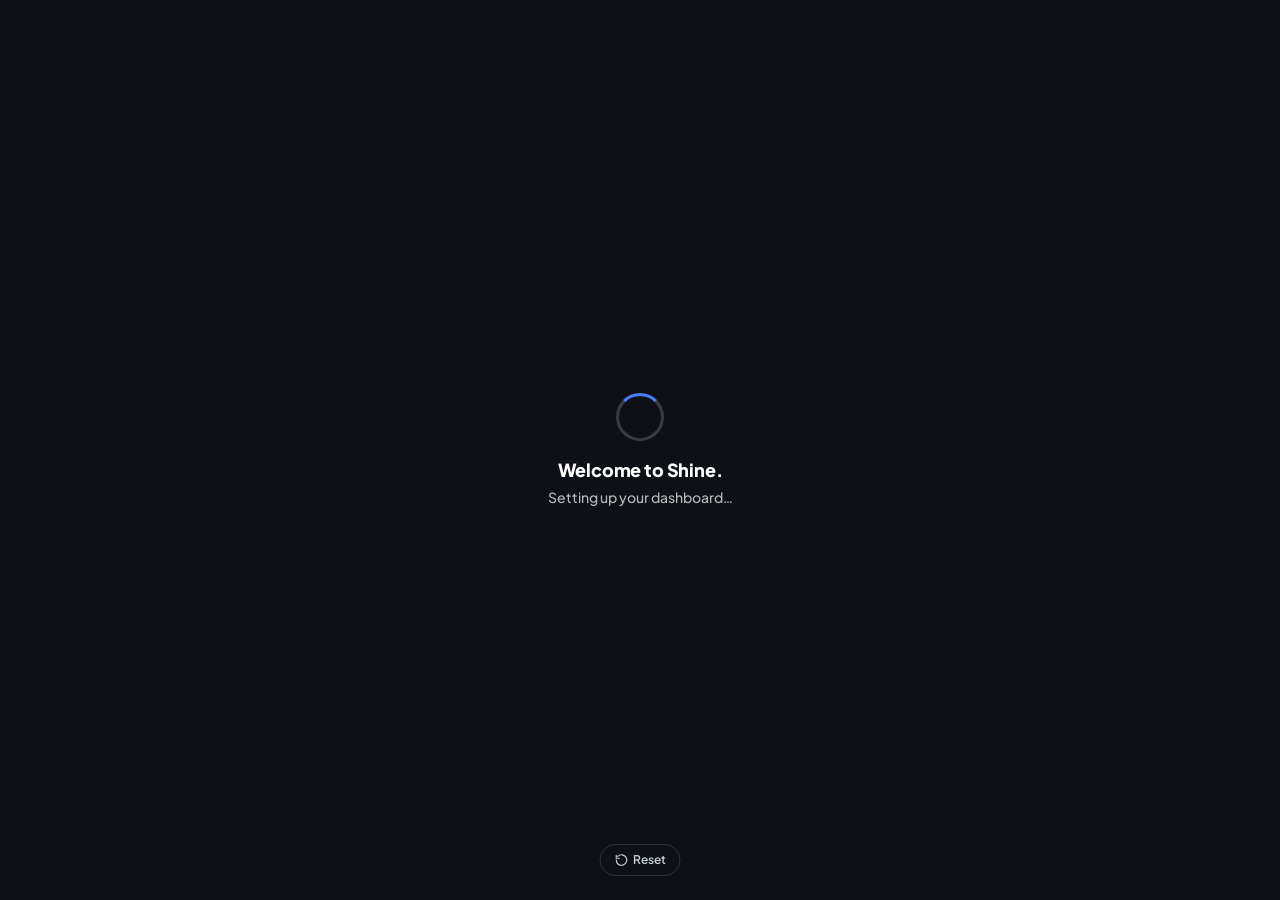
<file: signup-welcome.html>
<!doctype html>
<!--
  SHINE APP · SIGN UP · "Welcome to Shine" transition page        signup-welcome.html
  Opened by signup-flow.html from "I’ll do it later" / "Yes, exit" (location.replace, so Back never returns to sign up).
  It is a page of its own — not an overlay — so the phone reads its dark colour when the page LOADS:
  theme-color + html/body background are the ink colour from the first paint (iOS home-screen apps did not
  repaint the status bar when the in-page splash turned the background dark).
  Query:  ?name=<first name>
  Reset → the app splash (splash.html) plays again, then it opens the logged-out home (index.html).
-->
<html lang="en">
<head>
<meta charset="utf-8">
<meta name="viewport" content="width=device-width, initial-scale=1, viewport-fit=cover">
<meta name="theme-color" content="#0D1117">
<meta name="color-scheme" content="dark">
<title>Welcome to Shine</title>
<link rel="preconnect" href="https://fonts.googleapis.com"><link rel="preconnect" href="https://fonts.gstatic.com" crossorigin>
<link href="https://fonts.googleapis.com/css2?family=Plus+Jakarta+Sans:wght@400;500;600;700;800&display=swap" rel="stylesheet">
<style>
/* DS tokens used here (values from design-system/DESIGN-SYSTEM.md) */
:root{
  --c-cn-black:#0D1117; --c-cn-white:#FFFFFF; --c-cn-300:#C8CED7; --c-brand-300:#7EA3FF; --c-brand-400:#4D7CFF;
  --surface-inverse-base:var(--c-cn-black); --content-on-fill-dark-base:var(--c-cn-white); --content-on-fill-dark-muted:var(--c-cn-300);
  --typeface-family-brand:"Plus Jakarta Sans",system-ui,-apple-system,sans-serif;
  --typeface-weight-medium:500; --typeface-weight-semibold:600; --typeface-weight-extrabold:800;
  --unit-1:1px; --unit-4:4px; --unit-6:6px; --unit-12:12px; --unit-14:14px; --unit-18:18px; --unit-20:20px; --unit-22:22px; --unit-24:24px; --unit-32:32px; --unit-48:48px;
  --type-heading-md-size:var(--unit-18); --type-heading-md-lh:var(--unit-22); --type-body-md-size:var(--unit-14); --type-body-md-lh:var(--unit-20); --type-body-sm-size:var(--unit-12);
  --size-icon-sm:var(--unit-14); --size-radius-full:1024px; --size-stroke-thin:var(--unit-1); --spacing-inline-sm:var(--unit-4);
}
/* the whole document is ink from the first paint — this is what the status bar is painted from */
html,body{margin:0;height:100%;background-color:var(--surface-inverse-base)}
body{display:flex;flex-direction:column;align-items:center;justify-content:center;min-height:100vh;min-height:100dvh;
  color:var(--content-on-fill-dark-base);font-family:var(--typeface-family-brand);text-align:center;-webkit-font-smoothing:antialiased;
  -webkit-tap-highlight-color:transparent}
*{box-sizing:border-box}
.c{display:flex;flex-direction:column;align-items:center;padding:0 var(--unit-32)}
.spin{width:var(--unit-48);height:var(--unit-48);border-radius:50%;border:3px solid rgba(255,255,255,.18);border-top-color:var(--c-brand-400);
  margin-bottom:var(--unit-18);animation:spin .9s linear infinite}
h1{margin:0;font-size:var(--type-heading-md-size);line-height:var(--type-heading-md-lh);font-weight:var(--typeface-weight-extrabold);letter-spacing:-0.01em}
p{margin:var(--unit-6) 0 0;font-size:var(--type-body-md-size);line-height:var(--type-body-md-lh);font-weight:var(--typeface-weight-medium);opacity:.7}
/* same quiet Reset as the in-page splash */
.reset{position:fixed;left:50%;bottom:calc(var(--unit-24) + env(safe-area-inset-bottom,0px));transform:translateX(-50%);
  display:inline-flex;align-items:center;gap:var(--spacing-inline-sm);height:var(--unit-32);padding:0 var(--unit-14);
  border:var(--size-stroke-thin) solid rgba(255,255,255,.14);border-radius:var(--size-radius-full);background:transparent;
  color:var(--content-on-fill-dark-muted);font:var(--typeface-weight-semibold) var(--type-body-sm-size)/1 var(--typeface-family-brand);
  cursor:pointer;animation:fade .5s ease var(--reset-delay,1s) both;transition:color .15s,border-color .15s,background-color .15s}
.reset svg{width:var(--size-icon-sm);height:var(--size-icon-sm);transition:transform .45s cubic-bezier(.2,.8,.2,1)}
.reset:active{background:rgba(255,255,255,.06)}
.reset.is-going svg{transform:rotate(-360deg)}
.reset:focus-visible{outline:2px solid var(--c-brand-300);outline-offset:2px}
@media (hover:hover){.reset:hover{color:var(--content-on-fill-dark-base);border-color:rgba(255,255,255,.28)}}
@keyframes spin{to{transform:rotate(360deg)}}
@keyframes fade{from{opacity:0}to{opacity:1}}
@media (prefers-reduced-motion:reduce){.spin{animation:spin 1.6s linear infinite}.reset{animation:none}}
</style>
</head>
<body>
<main class="c" aria-live="polite"><span class="spin" aria-hidden="true"></span>
  <h1 id="t">Welcome to Shine.</h1>
  <p id="s">Setting up your dashboard…</p></main>
<button class="reset" type="button" id="reset"><svg viewBox="0 0 24 24" fill="none" stroke="currentColor" stroke-width="2" stroke-linecap="round" stroke-linejoin="round" aria-hidden="true"><path d="M3 12a9 9 0 1 0 2.64-6.36"/><path d="M3 4v5h5"/></svg>Reset</button>
<script>
(function () {
  var HOME = 'index.html', SPLASH = 'splash.html';
  var q = new URLSearchParams(location.search);
  function rel(u) { return u && !/^\s*([a-z][a-z0-9+.-]*:|\/\/)/i.test(u) ? u : null; }   // same-site relative only
  var name = (q.get('name') || '').trim().slice(0, 40), next = rel(q.get('next'));
  document.getElementById('t').textContent = name ? 'Welcome to Shine, ' + name + '.' : 'Welcome to Shine.';
  if (next) { document.getElementById('s').textContent = 'Taking you back…'; setTimeout(function () { location.replace(next); }, 1200); }
  // arrived straight from the in-page splash (which already showed Reset after 1.2 s) → keep the timing continuous
  var shown = +q.get('t') || 0; document.documentElement.style.setProperty('--reset-delay', Math.max(0, 1200 - shown) + 'ms');
  var b = document.getElementById('reset');
  // Reset = start the app again: the splash always plays first, then it hands over to the logged-out home (?to=)
  function viaSplash() { try { return SPLASH + '?to=' + encodeURIComponent(new URL(HOME, location.href).href); } catch (e) { return HOME; } }
  b.addEventListener('click', function () { b.disabled = true; b.classList.add('is-going'); setTimeout(function () { location.replace(viaSplash()); }, 220); });
})();
</script>
</body>
</html>
</file>
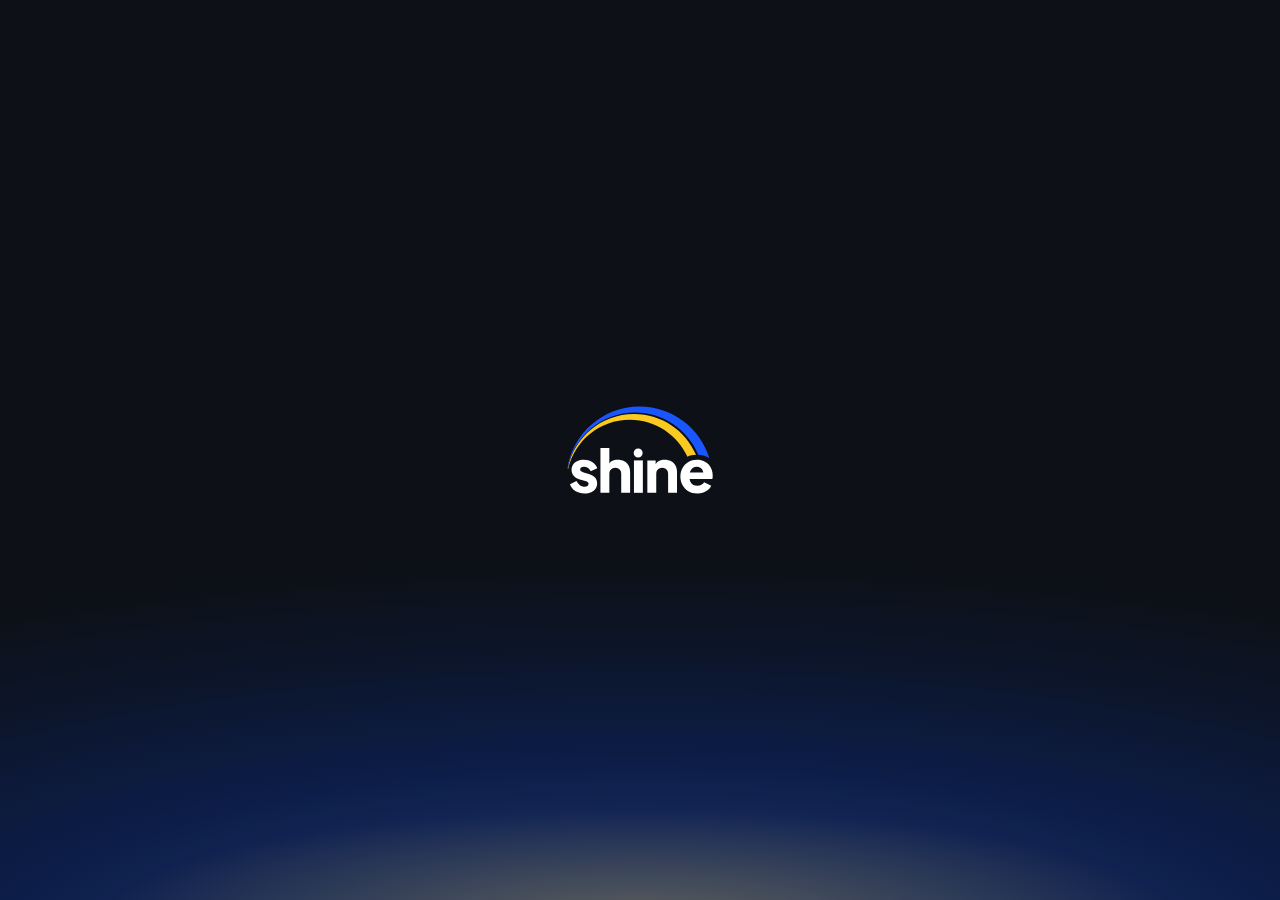
<file: splash.html>
<!doctype html>
<html lang="en">
<head>
<meta charset="utf-8">
<meta name="viewport" content="width=device-width, initial-scale=1, viewport-fit=cover">
<script data-ios-nozoom>
  /* iOS Safari auto-zooms the page when a focused field's text is under 16px
     (search modal, filter search). Adding maximum-scale=1 on iOS / iPadOS only
     stops that auto-zoom without touching the design. Pinch-to-zoom still works
     (iOS ignores scale limits for user gestures since iOS 10), and Android —
     which never auto-zooms — keeps its viewport untouched. */
  (function () {
    var iOS = /iP(hone|ad|od)/.test(navigator.userAgent) ||
              (navigator.platform === 'MacIntel' && navigator.maxTouchPoints > 1);   // iPadOS "desktop" mode
    var m = document.querySelector('meta[name="viewport"]');
    if (iOS && m && !/maximum-scale/.test(m.content)) m.content += ', maximum-scale=1';
  })();
</script>
<meta name="theme-color" content="#0D1117">
<meta name="color-scheme" content="dark">
<!-- SHINE APP · SPLASH · Sunrise — a low horizon light rises and the logo arcs settle in.
     shine-app-home-logout (web) · opens index.html. Plays once (≈ 2 s), then replaces itself with ?to=<same-site URL> or "index.html".
     Dark (#0D1117) from the first paint so the phone status bar matches; ?loop=1 replays (review). -->
<title>Shine</title>
<link rel="preconnect" href="https://fonts.googleapis.com"><link rel="preconnect" href="https://fonts.gstatic.com" crossorigin>
<link href="https://fonts.googleapis.com/css2?family=Plus+Jakarta+Sans:wght@400;500;600;700;800&display=swap" rel="stylesheet">
<style>

/* ════════════════════════════════════════════════════════════════
   SHINE DESIGN SYSTEM — TOKENS
   Source: design-system/DESIGN-SYSTEM.md · design-system/component-system.md
   Mobile-only build → the §2.1 / §2.3 mobile column is the :root default.
   Layer 1: primitives (definitions only — never consumed by components)
   ════════════════════════════════════════════════════════════════ */
:root{
  --c-brand-50:#F0F5FF; --c-brand-100:#EBF0FF; --c-brand-200:#C9DBFF; --c-brand-300:#7EA3FF;
  --c-brand-400:#4D7CFF; --c-brand-500:#1A56FF; --c-brand-600:#0B3FCC; --c-brand-700:#0A33A6;
  --c-brand-500-op10:rgba(26,86,255,.10); --c-brand-500-op18:rgba(26,86,255,.18);
  --c-brand-500-op40:rgba(26,86,255,.40); --c-brand-500-op45:rgba(26,86,255,.45);
  --c-cn-50:#F7F9FB; --c-cn-100:#EEF1F5; --c-cn-200:#E4E7EC; --c-cn-300:#C8CED7; --c-cn-400:#98A2B3;
  --c-cn-500:#667085; --c-cn-600:#4A5260; --c-cn-700:#344054; --c-cn-800:#232A38; --c-cn-900:#161B22;
  --c-cn-black:#0D1117; --c-cn-white:#FFFFFF;
  --c-cn-black-04:rgba(13,17,23,.04); --c-cn-black-06:rgba(13,17,23,.06); --c-cn-black-08:rgba(13,17,23,.08);
  --c-cn-black-10:rgba(13,17,23,.10); --c-cn-black-20:rgba(13,17,23,.20); --c-cn-black-30:rgba(13,17,23,.30);
  --c-cn-black-75:rgba(13,17,23,.36);
  --c-wn-50:#FFFDF8; --c-wn-100:#FAF9F6; --c-wn-200:#F5F1E8; --c-wn-300:#E8E5DD;
  --c-green-50:#EAFAF0; --c-green-500:#12B76A; --c-green-500-op30:rgba(18,183,106,.30); --c-green-600:#0E9A5A; --c-green-700:#027A48;
  --c-red-600:#B42318; --c-red-700:#8B1A14; --c-amber-100:#FFF4ED; --c-amber-400:#FAB663; --c-amber-700:#A35A04;
  --c-pink-100:#FCE7F3; --c-pink-600:#BE185D;
  --c-violet-100:#F3EEFE; --c-violet-200:#DAC9FF; --c-violet-500:#7A5AF8; --c-violet-600:#6F46E0;
  --c-aqua-100:#CCFBEE; --c-aqua-500:#14B8A6; --c-aqua-700:#0F766A;
  --c-cyan-100:#CFFAFE; --c-cyan-700:#0E7490;
  --c-lime-100:#EBFFB0; --c-lime-300:#C4FF38; --c-lime-700:#56770B;
  --c-ey-100:#FFFCC0; --c-ey-400:#FFE419; --c-ey-800:#5F5200;
  /* Shine logo artwork yellow — sampled from shine-logo-light.svg, outside the DS ramps */
  --c-logo-yellow:#FACA22;

  --unit-0:0; --unit-1:1px; --unit-1-5:1.5px; --unit-2:2px; --unit-4:4px; --unit-6:6px; --unit-8:8px;
  --unit-10:10px; --unit-12:12px; --unit-14:14px; --unit-16:16px; --unit-18:18px; --unit-20:20px;
  --unit-22:22px; --unit-24:24px; --unit-26:26px; --unit-28:28px; --unit-32:32px; --unit-36:36px; --unit-40:40px;
  --unit-44:44px; --unit-48:48px; --unit-56:56px; --unit-64:64px; --unit-72:72px; --unit-96:96px;
  --unit-240:240px; --unit-360:360px; --unit-480:480px; --unit-1024:1024px;

  --typeface-family-brand:"Plus Jakarta Sans",system-ui,-apple-system,sans-serif;
  --typeface-weight-regular:400; --typeface-weight-medium:500; --typeface-weight-semibold:600;
  --typeface-weight-bold:700; --typeface-weight-extrabold:800;
}
/* Layer 2: SEMANTIC TOKENS — the only layer components consume */
:root{
  /* §2.1 Typography · mobile */
  --type-display-lg-size:var(--unit-40); --type-display-lg-lh:var(--unit-40); --type-display-lg-ls:-1px;
  --type-display-md-size:var(--unit-32); --type-display-md-lh:var(--unit-36); --type-display-md-ls:-0.4px;
  --type-display-sm-size:var(--unit-24); --type-display-sm-lh:var(--unit-28); --type-display-sm-ls:-0.3px;
  --type-heading-lg-size:var(--unit-22); --type-heading-lg-lh:var(--unit-26);
  --type-heading-md-size:var(--unit-18); --type-heading-md-lh:var(--unit-22); --type-heading-md-ls:-0.2px;
  --type-heading-sm-size:var(--unit-16); --type-heading-sm-lh:var(--unit-20);
  --type-body-lg-size:var(--unit-16); --type-body-lg-lh:var(--unit-24);
  --type-body-md-size:var(--unit-14); --type-body-md-lh:var(--unit-20);
  --type-body-sm-size:var(--unit-12); --type-body-sm-lh:var(--unit-18);
  --type-label-lg-size:var(--unit-14); --type-label-lg-lh:var(--unit-14);
  --type-label-md-size:var(--unit-12); --type-label-md-lh:var(--unit-12);
  --type-label-sm-size:var(--unit-10); --type-label-sm-lh:var(--unit-10);
  --type-eyebrow-md-size:var(--unit-12); --type-eyebrow-md-lh:var(--unit-12); --type-eyebrow-md-ls:var(--unit-1-5);
  --type-eyebrow-sm-size:var(--unit-10); --type-eyebrow-sm-lh:var(--unit-10); --type-eyebrow-sm-ls:var(--unit-1);

  /* §2.2 Content */
  --content-neutral-base:var(--c-cn-black); --content-neutral-muted:var(--c-cn-700);
  --content-neutral-faded:var(--c-cn-500); --content-neutral-disabled:var(--c-cn-black-75);
  --content-neutral-brand:var(--c-brand-600); --content-neutral-brand-hover:var(--c-brand-700);
  --content-on-fill-dark-base:var(--c-cn-white); --content-on-fill-dark-muted:var(--c-cn-300);
  --content-status-positive:var(--c-green-700); --content-status-notice:var(--c-amber-700);
  --content-decorative-violet:var(--c-violet-600); --content-decorative-pink:var(--c-pink-600);
  --content-decorative-aqua:var(--c-aqua-700); --content-decorative-cyan:var(--c-cyan-700);
  --content-decorative-lime:var(--c-lime-700); --content-decorative-electric-yellow:var(--c-ey-800);

  /* §2.2 Surface */
  --surface-neutral-base:var(--c-wn-100); --surface-neutral-raised:var(--c-cn-white);
  --surface-neutral-muted:var(--c-cn-100); --surface-neutral-sunken:var(--c-cn-200);
  --surface-neutral-state-hover:var(--c-cn-100); --surface-neutral-state-pressed:var(--c-cn-200);
  --surface-neutral-state-selected:var(--c-brand-50);
  --surface-inverse-base:var(--c-cn-black); --surface-inverse-raised:var(--c-cn-800);
  --surface-inverse-state-hover:var(--c-cn-700); --surface-inverse-state-pressed:var(--c-cn-600);
  --surface-brand-brand-intense:var(--c-brand-500); --surface-brand-brand-intense-hover:var(--c-brand-600);
  --surface-brand-brand-intense-pressed:var(--c-brand-700); --surface-brand-brand-subtle:var(--c-brand-100);
  --surface-status-positive-intense:var(--c-green-700); --surface-status-positive-subtle:var(--c-green-50);
  --surface-status-notice-subtle:var(--c-amber-100);
  --surface-decorative-violet-subtle:var(--c-violet-100); --surface-decorative-pink-subtle:var(--c-pink-100);
  --surface-decorative-aqua-subtle:var(--c-aqua-100); --surface-decorative-cyan-subtle:var(--c-cyan-100);
  --surface-decorative-lime-subtle:var(--c-lime-100); --surface-decorative-lime-intense:var(--c-lime-300);
  --surface-decorative-electric-yellow-subtle:var(--c-ey-100); --surface-decorative-electric-yellow-intense:var(--c-ey-400);
  --surface-decorative-violet-intense:var(--c-violet-600);
  /* alias — warm-neutral/200, the canvas tint used on Shine's warm pages */
  --surface-neutral-warm:var(--c-wn-200);
  /* alias — brand/50 wash for glows behind hero visuals */
  --surface-brand-wash:var(--c-brand-50);

  /* §2.2 Stroke */
  --stroke-neutral-base:var(--c-cn-200); --stroke-neutral-muted:var(--c-cn-100);
  --stroke-neutral-faded:var(--c-cn-50); --stroke-neutral-focus:var(--c-brand-500);
  --stroke-neutral-strong:var(--c-cn-300); /* alias — JSRP hover border */
  --stroke-status-positive:var(--c-green-600); --stroke-decorative-violet:var(--c-violet-500);

  /* §2.3 Spacing · mobile */
  --spacing-inset-xs:var(--unit-4); --spacing-inset-sm:var(--unit-6); --spacing-inset-md:var(--unit-8);
  --spacing-inset-lg:var(--unit-12); --spacing-inset-xl:var(--unit-16); --spacing-inset-xxl:var(--unit-22);
  --spacing-inline-xs:var(--unit-2); --spacing-inline-sm:var(--unit-4); --spacing-inline-md:var(--unit-8);
  --spacing-inline-lg:var(--unit-12); --spacing-inline-xl:var(--unit-18);
  --spacing-stack-3xs:var(--unit-2); --spacing-stack-xxs:var(--unit-4); --spacing-stack-xs:var(--unit-8);
  --spacing-stack-md:var(--unit-12); --spacing-stack-lg:var(--unit-14); --spacing-stack-xl:var(--unit-20);
  --spacing-stack-xxl:var(--unit-24);
  --spacing-section-xs:var(--unit-16); --spacing-section-sm:var(--unit-20); --spacing-section-md:var(--unit-24);
  --spacing-section-lg:var(--unit-32);
  --spacing-layout-xs:var(--unit-16); --spacing-layout-sm:var(--unit-24);

  /* §2.4 Size */
  --size-stroke-thin:var(--unit-1); --size-stroke-default:var(--unit-1-5); --size-stroke-thick:var(--unit-2);
  --size-radius-xs:var(--unit-2); --size-radius-sm:var(--unit-4); --size-radius-md:var(--unit-8);
  --size-radius-lg:var(--unit-12); --size-radius-xl:var(--unit-16); --size-radius-2xl:var(--unit-24);
  --size-radius-3xl:var(--unit-32); --size-radius-full:var(--unit-1024);
  --size-icon-xs:var(--unit-12); --size-icon-sm:var(--unit-14); --size-icon-md:var(--unit-16);
  --size-icon-lg:var(--unit-20); --size-icon-xl:var(--unit-24); --size-icon-2xl:var(--unit-32); --size-icon-3xl:var(--unit-40);
  /* alias — mobile artboard cap so the prototype stays phone-shaped on wide windows */
  --size-layout-mobile-max:var(--unit-480);
  /* A.02.9 proposed — hover-lift offset */
  --motion-lift-up:calc(-1 * var(--unit-1));
  --size-control-sm:var(--unit-40); --size-control-md:var(--unit-44); --size-control-lg:var(--unit-48); --size-control-xl:var(--unit-56);

  /* §2.5 Elevation · light */
  --elevation-neutral-subtle:0 1px 2px var(--c-cn-black-04);
  --elevation-neutral-raised:0 1px 3px var(--c-cn-black-08),0 1px 2px var(--c-cn-black-04);
  --elevation-neutral-lifted:0 4px 12px var(--c-cn-black-08),0 2px 4px var(--c-cn-black-04);
  --elevation-neutral-overlay:0 16px 36px -10px var(--c-cn-black-30),0 4px 10px -2px var(--c-cn-black-10);
  --elevation-neutral-modal:0 24px 60px -12px var(--c-cn-black-20),0 6px 16px -6px var(--c-cn-black-10);
  --elevation-brand-subtle:0 8px 24px -10px var(--c-brand-500-op18);
  --elevation-brand-raised:0 6px 14px -4px var(--c-brand-500-op45);
  --elevation-brand-lifted:0 16px 40px -12px var(--c-brand-500-op40);
  --elevation-focus-default:0 0 0 4px var(--c-brand-500-op10);
}


*{box-sizing:border-box;margin:0;padding:0}
html,body{height:100%;overflow:hidden;overscroll-behavior:none}
body{background:var(--surface-neutral-base);color:var(--content-neutral-base);font-family:var(--typeface-family-brand);
  -webkit-font-smoothing:antialiased;-webkit-tap-highlight-color:transparent}
button{font:inherit;color:inherit;background:none;border:0;cursor:pointer}
a{color:inherit;text-decoration:none}
/* ── The whole homepage is one hero: exactly one viewport tall, never scrolls ── */
.screen{height:100vh;height:100dvh;width:100%;max-width:var(--size-layout-mobile-max);margin:0 auto;display:flex;flex-direction:column;
  position:relative;overflow:hidden;padding-top:env(safe-area-inset-top)}
.stage{flex:1 1 auto;min-height:0;position:relative;container-type:size}
/* App bar */
.appbar{flex:none;height:var(--size-control-xl);display:flex;align-items:center;justify-content:space-between;
  padding:0 var(--spacing-layout-xs);position:relative;z-index:5}
.shine-logo{height:var(--unit-36);width:auto;color:var(--content-neutral-base);display:block}
.ic{display:inline-flex;width:var(--size-icon-md);height:var(--size-icon-md);flex:none}
.ic svg{width:100%;height:100%}
.ic-lg{width:var(--size-icon-lg);height:var(--size-icon-lg)}
.link-explore{display:inline-flex;align-items:center;gap:var(--spacing-inline-sm);height:var(--size-control-sm);padding:0 var(--spacing-inset-md);
  margin-right:calc(-1 * var(--spacing-inset-md));border-radius:var(--size-radius-lg);
  font-size:var(--type-label-lg-size);line-height:var(--type-label-lg-lh);font-weight:var(--typeface-weight-bold);color:var(--content-neutral-muted)}
.link-explore:active{background:var(--surface-neutral-state-hover)}
/* A.02 Button */
.btn{display:inline-flex;align-items:center;justify-content:center;gap:var(--spacing-inline-md);white-space:nowrap;
  font-family:var(--typeface-family-brand);font-weight:var(--typeface-weight-bold);letter-spacing:0;
  border-radius:var(--size-radius-lg);transition:transform .15s ease,box-shadow .15s ease,background-color .15s ease;
  -webkit-user-select:none;user-select:none}
.btn:focus-visible{outline:var(--size-stroke-default) solid var(--stroke-neutral-focus);box-shadow:var(--elevation-focus-default)}
.btn--xl{height:var(--size-control-xl);padding:0 var(--spacing-inset-xxl);font-size:var(--type-label-lg-size);line-height:var(--type-label-lg-lh)}
.btn--lg{height:var(--size-control-lg);padding:0 var(--spacing-inset-xxl);font-size:var(--type-label-lg-size);line-height:var(--type-label-lg-lh)}
.btn--md{height:var(--size-control-md);padding:0 var(--spacing-inset-xl);font-size:var(--type-label-md-size);line-height:var(--type-label-md-lh)}
.btn--block{width:100%}
.btn--primary{background:var(--surface-inverse-base);color:var(--content-on-fill-dark-base)}
.btn--primary:active{background:var(--surface-inverse-state-pressed);box-shadow:var(--elevation-neutral-raised)}
.btn--brand{background:var(--surface-brand-brand-intense);color:var(--content-on-fill-dark-base);box-shadow:var(--elevation-brand-raised)}
.btn--brand:active{background:var(--surface-brand-brand-intense-pressed);box-shadow:var(--elevation-brand-subtle)}
.btn--secondary{background:var(--surface-neutral-raised);color:var(--content-neutral-base);border:var(--size-stroke-default) solid var(--stroke-neutral-base)}
.btn--secondary:active{background:var(--surface-neutral-state-pressed)}
.btn--tertiary{color:var(--content-neutral-brand);padding:0 var(--spacing-inset-sm);height:auto}
@media (hover:hover){
  .btn--primary:hover{background:var(--surface-inverse-state-hover);box-shadow:var(--elevation-neutral-lifted);transform:translateY(var(--motion-lift-up))}
  .btn--brand:hover{background:var(--surface-brand-brand-intense-hover);box-shadow:var(--elevation-brand-lifted);transform:translateY(var(--motion-lift-up))}
  .btn--secondary:hover{background:var(--surface-neutral-state-hover)}
}
.cta-row{display:grid;grid-template-columns:1fr 1fr;gap:var(--spacing-inline-lg)}
.cta-row .btn{padding:0 var(--spacing-inset-lg)}
.legal{font-size:var(--type-body-sm-size);line-height:var(--type-body-sm-lh);color:var(--content-neutral-faded);text-align:center}
.legal a{color:var(--content-neutral-muted);font-weight:var(--typeface-weight-semibold);text-decoration:underline;text-underline-offset:var(--unit-2)}
.foot{flex:none;padding:0 var(--spacing-layout-xs) max(var(--spacing-stack-xl), env(safe-area-inset-bottom));
  display:flex;flex-direction:column;gap:var(--spacing-stack-md);position:relative;z-index:4}
/* Hero copy */
.h1{font-size:var(--type-display-lg-size);line-height:var(--type-display-lg-lh);letter-spacing:var(--type-display-lg-ls);
  font-weight:var(--typeface-weight-extrabold);text-wrap:balance}
.sub{font-size:var(--type-body-lg-size);line-height:var(--type-body-lg-lh);color:var(--content-neutral-muted);
  font-weight:var(--typeface-weight-medium);text-wrap:balance}
.sub b{color:var(--content-neutral-brand);font-weight:var(--typeface-weight-bold)}
.eyebrow{font-size:var(--type-eyebrow-md-size);line-height:var(--type-eyebrow-md-lh);letter-spacing:var(--type-eyebrow-md-ls);
  font-weight:var(--typeface-weight-bold);text-transform:uppercase;color:var(--content-neutral-faded)}
/* Logos */
.logo{display:block;background:center/contain no-repeat;aspect-ratio:var(--ar);flex:none}
/* Marquee */
@keyframes marquee{from{transform:translate3d(0,0,0)}to{transform:translate3d(-50%,0,0)}}
.marquee{display:flex;width:max-content;animation:marquee var(--dur,40s) linear infinite}
.marquee.rev{animation-direction:reverse}
/* Short phones (iPhone SE / 8, Android 16:9): step the hero headline down one tier */
@media (max-height:720px){
  .h1{font-size:var(--type-display-md-size);line-height:var(--type-display-md-lh);letter-spacing:var(--type-display-md-ls)}
  .sub{font-size:var(--type-body-md-size);line-height:var(--type-body-md-lh)}
  .hide-short{display:none!important}
}
@media (prefers-reduced-motion:reduce){*,*::before,*::after{animation-duration:0s!important;animation-iteration-count:1!important;transition:none!important}}

/* ── Logo sprites (each embedded once) ── */

/* ── Page ── */

html,body{background:var(--surface-inverse-base)}
.sp{position:fixed;inset:0;overflow:hidden;background:var(--surface-inverse-base);color:var(--content-on-fill-dark-base)}
.sp-stage{position:absolute;inset:0;display:flex;flex-direction:column;align-items:center;justify-content:center;isolation:isolate;
  padding:env(safe-area-inset-top) var(--spacing-layout-sm) env(safe-area-inset-bottom)}
/* animated background layers: always fade to plain ink under the status bar */
.fx{position:absolute;inset:0;z-index:-1;pointer-events:none;overflow:hidden;
  -webkit-mask-image:linear-gradient(to bottom,transparent 0,#000 calc(env(safe-area-inset-top) + var(--unit-64)));
          mask-image:linear-gradient(to bottom,transparent 0,#000 calc(env(safe-area-inset-top) + var(--unit-64)))}
.fx>*{position:absolute}
.grain{inset:0;background-image:url("data:image/svg+xml,%3Csvg xmlns=%27http://www.w3.org/2000/svg%27 width=%27160%27 height=%27160%27%3E%3Cfilter id=%27n%27%3E%3CfeTurbulence type=%27fractalNoise%27 baseFrequency=%27.85%27 numOctaves=%272%27 stitchTiles=%27stitch%27/%3E%3C/filter%3E%3Crect width=%27100%25%27 height=%27100%25%27 filter=%27url(%23n)%27 opacity=%27.55%27/%3E%3C/svg%3E");background-size:160px;opacity:.07;mix-blend-mode:overlay}
.sp-logo{width:min(50vw,196px);height:auto;color:var(--content-on-fill-dark-base);position:relative}
.tag{margin:var(--spacing-stack-xl) 0 0;font-size:var(--type-body-md-size);line-height:var(--type-body-md-lh);font-weight:var(--typeface-weight-medium);
  color:var(--content-on-fill-dark-muted);text-align:center;opacity:0;animation:rise .6s cubic-bezier(.22,1,.36,1) var(--td,1.3s) forwards}
/* hand-over: content and background settle into plain ink, then the homepage replaces the page */
html.out .sp-stage{animation:spOut .42s cubic-bezier(.4,0,.2,1) forwards}
@keyframes spOut{to{opacity:0;transform:scale(1.02)}}
@keyframes rise{from{opacity:0;transform:translateY(10px)}to{opacity:1;transform:none}}
@keyframes fadeIn{from{opacity:0}to{opacity:1}}
@media (prefers-reduced-motion:reduce){*,*::before,*::after{animation-duration:.01s!important;animation-delay:0s!important;animation-iteration-count:1!important}
  html.out .sp-stage{animation:spOut .01s forwards}}

.s03r .sun{inset:0;opacity:0;transform:translateY(10%);
  background:radial-gradient(42% 12% at 50% 102%,color-mix(in srgb,var(--c-logo-yellow) 26%,transparent) 0,transparent 100%),
             radial-gradient(125% 52% at 50% 106%,color-mix(in srgb,var(--c-brand-400) 42%,transparent) 0%,color-mix(in srgb,var(--c-brand-600) 28%,transparent) 40%,color-mix(in srgb,var(--c-brand-700) 14%,transparent) 64%,transparent 84%);
  animation:sunUp 1.1s cubic-bezier(.16,1,.3,1) forwards}
@keyframes sunUp{to{opacity:1;transform:none}}
.s03r .sp-logo{width:min(44vw,172px)}
.s03r .a-b,.s03r .a-y{transform-box:view-box;transform-origin:119px 112px;opacity:0;animation:arc .55s cubic-bezier(.16,1,.3,1) forwards}
.s03r .a-b{animation-delay:.05s}.s03r .a-y{animation-delay:.13s}
@keyframes arc{from{opacity:0;transform:rotate(-20deg)}to{opacity:1;transform:none}}
.s03r .w{opacity:0;animation:up .45s cubic-bezier(.16,1,.3,1) forwards}
.s03r .w1{animation-delay:.24s}.s03r .w2{animation-delay:.27s}.s03r .w3{animation-delay:.3s}.s03r .w4,.s03r .w6{animation-delay:.33s}.s03r .w5{animation-delay:.36s}
@keyframes up{from{opacity:0;transform:translateY(6px)}to{opacity:1;transform:none}}
.s03r .tag{--td:.62s;margin-top:var(--spacing-stack-lg);letter-spacing:.01em;animation-duration:.45s}

html.out .sp-stage{animation-duration:.32s}

/* final: logo a little smaller (was min(44vw,172px)), no tagline */
.s03r .sp-logo,.sm .sp-logo{width:min(38vw,148px)}

</style>
</head>
<body>
<div class="sp s03r"><div class="sp-stage"><div class="fx" aria-hidden="true"><i class="sun"></i></div><svg class="shine-logo sp-logo" viewBox="13 25 214 130" fill="none" xmlns="http://www.w3.org/2000/svg" role="img" aria-label="Shine">
<path class="w w1" d="M38.8164 104.079C43.392 104.079 47.3954 105.167 50.8271 107.341C54.3162 109.458 56.7761 112.462 58.2061 116.353L48.6826 120.815C47.9963 118.87 46.7375 117.325 44.9072 116.181C43.1343 114.979 41.104 114.378 38.8164 114.378C37.1577 114.378 35.8415 114.722 34.8691 115.408C33.9542 116.095 33.4972 117.039 33.4971 118.24C33.4971 118.87 33.6685 119.442 34.0117 119.957C34.3549 120.472 34.8981 120.93 35.6416 121.33C36.4424 121.731 37.4147 122.103 38.5586 122.446L46.0225 124.678C49.9118 125.822 52.8862 127.567 54.9453 129.913C57.0043 132.202 58.0341 135.034 58.0342 138.409C58.0342 141.327 57.262 143.874 55.7178 146.048C54.2307 148.222 52.1431 149.939 49.4551 151.197C46.7669 152.399 43.5922 153 39.9316 153C34.7841 153 30.294 151.798 26.4619 149.396C22.6869 146.935 20.113 143.645 18.7402 139.525L28.1777 135.062C29.3788 137.58 31.0085 139.554 33.0674 140.984C35.1265 142.415 37.415 143.13 39.9316 143.13C41.7618 143.13 43.1634 142.758 44.1357 142.015C45.108 141.271 45.5937 140.241 45.5938 138.925C45.5938 138.238 45.4223 137.666 45.0791 137.208C44.736 136.693 44.2213 136.235 43.5352 135.835C42.8488 135.434 41.9905 135.091 40.9609 134.805L32.9824 132.573C29.1503 131.486 26.2046 129.741 24.1455 127.338C22.0865 124.878 21.0567 121.988 21.0566 118.67C21.0566 115.752 21.8 113.206 23.2871 111.031C24.7742 108.857 26.8617 107.169 29.5498 105.968C32.2381 104.709 35.3274 104.079 38.8164 104.079Z" fill="currentColor"/>
<path class="w w2" fill-rule="evenodd" clip-rule="evenodd" d="M201.976 104.079C205.693 104.079 208.982 104.68 211.842 105.882C214.702 107.026 217.104 108.656 219.049 110.773C221.051 112.89 222.566 115.351 223.596 118.154C224.625 120.901 225.14 123.905 225.14 127.166C225.14 128.081 225.083 128.998 224.969 129.913C224.912 130.771 224.768 131.515 224.539 132.145H191.731C191.885 133.344 192.181 134.459 192.623 135.491C193.481 137.494 194.797 139.068 196.57 140.212C198.343 141.299 200.488 141.843 203.005 141.843C205.293 141.843 207.237 141.385 208.839 140.47C210.497 139.554 211.784 138.295 212.699 136.693L222.995 141.585C222.08 143.874 220.621 145.876 218.619 147.593C216.674 149.309 214.358 150.654 211.67 151.627C208.982 152.542 206.036 153 202.833 153C197.857 153 193.539 151.913 189.878 149.738C186.217 147.507 183.386 144.532 181.384 140.812C179.382 137.094 178.381 132.974 178.381 128.454C178.381 123.762 179.411 119.585 181.47 115.923C183.586 112.261 186.418 109.372 189.964 107.255C193.51 105.138 197.514 104.079 201.976 104.079ZM201.976 114.378C199.745 114.378 197.828 114.922 196.227 116.009C194.625 117.096 193.424 118.698 192.623 120.815C192.399 121.409 192.214 122.038 192.066 122.703H211.505C211.431 121.983 211.287 121.296 211.069 120.644C210.44 118.698 209.325 117.182 207.724 116.095C206.179 114.95 204.263 114.378 201.976 114.378Z" fill="currentColor"/>
<path class="w w3" d="M75.6787 109.418C76.6593 108.043 77.8885 106.949 79.3682 106.139C81.8276 104.765 84.688 104.079 87.9482 104.079C91.4943 104.079 94.5829 104.823 97.2139 106.311C99.9021 107.798 101.989 109.887 103.477 112.576C104.964 115.208 105.708 118.298 105.708 121.846V151.97H92.8379V124.592C92.8379 122.761 92.4662 121.187 91.7227 119.871C91.0363 118.555 90.0352 117.525 88.7197 116.781C87.4615 116.038 85.9745 115.666 84.2588 115.666C82.6001 115.666 81.1124 116.037 79.7969 116.781C78.4815 117.525 77.4525 118.555 76.709 119.871C76.0226 121.187 75.6787 122.761 75.6787 124.592V151.97H62.8096V87H75.6787V109.418Z" fill="currentColor"/>
<path class="w w4" d="M124.123 151.97H111.254V105.109H124.123V151.97Z" fill="currentColor"/>
<path class="w w5" d="M155.763 104.079C159.309 104.079 162.397 104.823 165.028 106.311C167.717 107.798 169.805 109.887 171.292 112.576C172.779 115.208 173.522 118.298 173.522 121.846V151.97H160.653V124.592C160.653 122.761 160.282 121.187 159.538 119.871C158.852 118.555 157.851 117.525 156.535 116.781C155.277 116.037 153.789 115.666 152.073 115.666C150.415 115.666 148.928 116.038 147.612 116.781C146.297 117.525 145.267 118.555 144.523 119.871C143.837 121.187 143.494 122.761 143.494 124.592V151.97H130.625V105.109H142.636V110.811C143.719 108.764 145.235 107.206 147.184 106.139C149.643 104.766 152.503 104.079 155.763 104.079Z" fill="currentColor"/>
<path class="w w6" d="M117.353 88C120.936 88.0002 123.84 90.8936 123.84 94.4883C123.84 98.0791 120.936 100.972 117.353 100.973C113.767 100.973 110.867 98.0793 110.867 94.4883C110.867 90.8934 113.767 88 117.353 88Z" fill="currentColor"/>
<path class="a-y" d="M111.367 38C151.563 38 186.076 62.3239 200.993 97.0547C196.523 97.1799 192.397 98.1007 188.614 99.8174C174.186 68.2516 142.335 46.3175 105.36 46.3174C61.9889 46.3174 25.6667 76.4962 16.2451 117H15.6201C24.2635 71.9991 63.8449 38 111.367 38Z" fill="var(--c-logo-yellow)"/>
<path class="a-b" d="M119.367 27C167.02 27 207.291 58.5937 220.382 101.977C218.896 101.024 217.289 100.2 215.559 99.5078C212.244 98.1144 208.508 97.3131 204.352 97.0996C189.475 61.2298 154.118 36 112.867 36C64.338 36 23.9658 70.918 15.501 117H15C22.497 66.0825 66.3669 27 119.367 27Z" fill="var(--c-brand-500)"/>
</svg>
</div></div>
<script>

/* hand-over: play (≤ 1500 ms) → fade to ink → location.replace(next).  next = ?to=<same-site URL> or the default.
   ?loop=1 replays instead of leaving (review only). */
(function () {
  var DEFAULT = 'index.html', root = document.documentElement, LOOP = /[?&]loop=1/.test(location.search);
  var reduce = matchMedia('(prefers-reduced-motion: reduce)').matches;
  var T = reduce ? 1000 : 1500, END = reduce ? 1100 : 1850, TPL = null, next = DEFAULT;
  try {
    var to = new URLSearchParams(location.search).get('to');
    if (to) { var u = new URL(to, location.href);                     // same site only, never another splash
      if (u.protocol === location.protocol && u.host === location.host && !/splash/i.test(u.pathname)) next = u.href; }
  } catch (e) {}
  // the homepage we hand over to must not send the user back here in this session
  try { sessionStorage.setItem('shine-splash:' + new URL(next, location.href).pathname, '1'); } catch (e) {}
  try { var l = document.createElement('link'); l.rel = 'prefetch'; l.href = next; document.head.appendChild(l); } catch (e) {}
  function run() {
    var s = document.querySelector('.sp-stage');
    if (!TPL) TPL = s.cloneNode(true);
    var n = TPL.cloneNode(true);
    s.parentNode.replaceChild(n, s);
    root.classList.remove('out');
    if (window.SP_START) window.SP_START(n, reduce);
    setTimeout(function () { root.classList.add('out'); }, T);
    setTimeout(function () { if (LOOP) setTimeout(run, 650); else location.replace(next); }, END);
  }
  if (document.readyState === 'loading') document.addEventListener('DOMContentLoaded', run); else run();
})();

</script>
</body>
</html>
</file>
<file: css/app-home-logout.css>
/* ════════════════════════════════════════════════════════════════
   SHINE DESIGN SYSTEM — TOKENS
   Source: design-system/DESIGN-SYSTEM.md · design-system/component-system.md
   Mobile-only build → the §2.1 / §2.3 mobile column is the :root default.
   Layer 1: primitives (definitions only — never consumed by components)
   ════════════════════════════════════════════════════════════════ */
:root{
  --c-brand-50:#F0F5FF; --c-brand-100:#EBF0FF; --c-brand-200:#C9DBFF; --c-brand-300:#7EA3FF;
  --c-brand-400:#4D7CFF; --c-brand-500:#1A56FF; --c-brand-600:#0B3FCC; --c-brand-700:#0A33A6;
  --c-brand-500-op10:rgba(26,86,255,.10); --c-brand-500-op18:rgba(26,86,255,.18);
  --c-brand-500-op40:rgba(26,86,255,.40); --c-brand-500-op45:rgba(26,86,255,.45);
  --c-cn-50:#F7F9FB; --c-cn-100:#EEF1F5; --c-cn-200:#E4E7EC; --c-cn-300:#C8CED7; --c-cn-400:#98A2B3;
  --c-cn-500:#667085; --c-cn-600:#4A5260; --c-cn-700:#344054; --c-cn-800:#232A38; --c-cn-900:#161B22;
  --c-cn-black:#0D1117; --c-cn-white:#FFFFFF;
  --c-cn-black-04:rgba(13,17,23,.04); --c-cn-black-06:rgba(13,17,23,.06); --c-cn-black-08:rgba(13,17,23,.08);
  --c-cn-black-10:rgba(13,17,23,.10); --c-cn-black-20:rgba(13,17,23,.20); --c-cn-black-30:rgba(13,17,23,.30);
  --c-cn-black-75:rgba(13,17,23,.36);
  --c-wn-50:#FFFDF8; --c-wn-100:#FAF9F6; --c-wn-200:#F5F1E8; --c-wn-300:#E8E5DD;
  --c-green-50:#EAFAF0; --c-green-500:#12B76A; --c-green-500-op30:rgba(18,183,106,.30); --c-green-600:#0E9A5A; --c-green-700:#027A48;
  --c-red-600:#B42318; --c-red-700:#8B1A14; --c-amber-100:#FFF4ED; --c-amber-400:#FAB663; --c-amber-700:#A35A04;
  --c-pink-100:#FCE7F3; --c-pink-600:#BE185D;
  --c-violet-100:#F3EEFE; --c-violet-200:#DAC9FF; --c-violet-500:#7A5AF8; --c-violet-600:#6F46E0;
  --c-aqua-100:#CCFBEE; --c-aqua-500:#14B8A6; --c-aqua-700:#0F766A;
  --c-cyan-100:#CFFAFE; --c-cyan-700:#0E7490;
  --c-lime-100:#EBFFB0; --c-lime-300:#C4FF38; --c-lime-700:#56770B;
  --c-ey-100:#FFFCC0; --c-ey-400:#FFE419; --c-ey-800:#5F5200;
  /* Shine logo artwork yellow — sampled from shine-logo-light.svg, outside the DS ramps */
  --c-logo-yellow:#FACA22;

  --unit-0:0; --unit-1:1px; --unit-1-5:1.5px; --unit-2:2px; --unit-4:4px; --unit-6:6px; --unit-8:8px;
  --unit-10:10px; --unit-12:12px; --unit-14:14px; --unit-16:16px; --unit-18:18px; --unit-20:20px;
  --unit-22:22px; --unit-24:24px; --unit-26:26px; --unit-28:28px; --unit-32:32px; --unit-36:36px; --unit-40:40px;
  --unit-44:44px; --unit-48:48px; --unit-56:56px; --unit-64:64px; --unit-72:72px; --unit-96:96px;
  --unit-240:240px; --unit-360:360px; --unit-480:480px; --unit-1024:1024px;

  --typeface-family-brand:"Plus Jakarta Sans",system-ui,-apple-system,sans-serif;
  --typeface-weight-regular:400; --typeface-weight-medium:500; --typeface-weight-semibold:600;
  --typeface-weight-bold:700; --typeface-weight-extrabold:800;
}
/* Layer 2: SEMANTIC TOKENS — the only layer components consume */
:root{
  /* §2.1 Typography · mobile */
  --type-display-lg-size:var(--unit-40); --type-display-lg-lh:var(--unit-40); --type-display-lg-ls:-1px;
  --type-display-md-size:var(--unit-32); --type-display-md-lh:var(--unit-36); --type-display-md-ls:-0.4px;
  --type-display-sm-size:var(--unit-24); --type-display-sm-lh:var(--unit-28); --type-display-sm-ls:-0.3px;
  --type-heading-lg-size:var(--unit-22); --type-heading-lg-lh:var(--unit-26);
  --type-heading-md-size:var(--unit-18); --type-heading-md-lh:var(--unit-22); --type-heading-md-ls:-0.2px;
  --type-heading-sm-size:var(--unit-16); --type-heading-sm-lh:var(--unit-20);
  --type-body-lg-size:var(--unit-16); --type-body-lg-lh:var(--unit-24);
  --type-body-md-size:var(--unit-14); --type-body-md-lh:var(--unit-20);
  --type-body-sm-size:var(--unit-12); --type-body-sm-lh:var(--unit-18);
  --type-label-lg-size:var(--unit-14); --type-label-lg-lh:var(--unit-14);
  --type-label-md-size:var(--unit-12); --type-label-md-lh:var(--unit-12);
  --type-label-sm-size:var(--unit-10); --type-label-sm-lh:var(--unit-10);
  --type-eyebrow-md-size:var(--unit-12); --type-eyebrow-md-lh:var(--unit-12); --type-eyebrow-md-ls:var(--unit-1-5);
  --type-eyebrow-sm-size:var(--unit-10); --type-eyebrow-sm-lh:var(--unit-10); --type-eyebrow-sm-ls:var(--unit-1);

  /* §2.2 Content */
  --content-neutral-base:var(--c-cn-black); --content-neutral-muted:var(--c-cn-700);
  --content-neutral-faded:var(--c-cn-500); --content-neutral-disabled:var(--c-cn-black-75);
  --content-neutral-brand:var(--c-brand-600); --content-neutral-brand-hover:var(--c-brand-700);
  --content-on-fill-dark-base:var(--c-cn-white); --content-on-fill-dark-muted:var(--c-cn-300);
  --content-status-positive:var(--c-green-700); --content-status-notice:var(--c-amber-700);
  --content-decorative-violet:var(--c-violet-600); --content-decorative-pink:var(--c-pink-600);
  --content-decorative-aqua:var(--c-aqua-700); --content-decorative-cyan:var(--c-cyan-700);
  --content-decorative-lime:var(--c-lime-700); --content-decorative-electric-yellow:var(--c-ey-800);

  /* §2.2 Surface */
  --surface-neutral-base:var(--c-wn-100); --surface-neutral-raised:var(--c-cn-white);
  --surface-neutral-muted:var(--c-cn-100); --surface-neutral-sunken:var(--c-cn-200);
  --surface-neutral-state-hover:var(--c-cn-100); --surface-neutral-state-pressed:var(--c-cn-200);
  --surface-neutral-state-selected:var(--c-brand-50);
  --surface-inverse-base:var(--c-cn-black); --surface-inverse-raised:var(--c-cn-800);
  --surface-inverse-state-hover:var(--c-cn-700); --surface-inverse-state-pressed:var(--c-cn-600);
  --surface-brand-brand-intense:var(--c-brand-500); --surface-brand-brand-intense-hover:var(--c-brand-600);
  --surface-brand-brand-intense-pressed:var(--c-brand-700); --surface-brand-brand-subtle:var(--c-brand-100);
  --surface-status-positive-intense:var(--c-green-700); --surface-status-positive-subtle:var(--c-green-50);
  --surface-status-notice-subtle:var(--c-amber-100);
  --surface-decorative-violet-subtle:var(--c-violet-100); --surface-decorative-pink-subtle:var(--c-pink-100);
  --surface-decorative-aqua-subtle:var(--c-aqua-100); --surface-decorative-cyan-subtle:var(--c-cyan-100);
  --surface-decorative-lime-subtle:var(--c-lime-100); --surface-decorative-lime-intense:var(--c-lime-300);
  --surface-decorative-electric-yellow-subtle:var(--c-ey-100); --surface-decorative-electric-yellow-intense:var(--c-ey-400);
  --surface-decorative-violet-intense:var(--c-violet-600);
  /* alias — warm-neutral/200, the canvas tint used on Shine's warm pages */
  --surface-neutral-warm:var(--c-wn-200);
  /* alias — brand/50 wash for glows behind hero visuals */
  --surface-brand-wash:var(--c-brand-50);

  /* §2.2 Stroke */
  --stroke-neutral-base:var(--c-cn-200); --stroke-neutral-muted:var(--c-cn-100);
  --stroke-neutral-faded:var(--c-cn-50); --stroke-neutral-focus:var(--c-brand-500);
  --stroke-neutral-strong:var(--c-cn-300); /* alias — JSRP hover border */
  --stroke-status-positive:var(--c-green-600); --stroke-decorative-violet:var(--c-violet-500);

  /* §2.3 Spacing · mobile */
  --spacing-inset-xs:var(--unit-4); --spacing-inset-sm:var(--unit-6); --spacing-inset-md:var(--unit-8);
  --spacing-inset-lg:var(--unit-12); --spacing-inset-xl:var(--unit-16); --spacing-inset-xxl:var(--unit-22);
  --spacing-inline-xs:var(--unit-2); --spacing-inline-sm:var(--unit-4); --spacing-inline-md:var(--unit-8);
  --spacing-inline-lg:var(--unit-12); --spacing-inline-xl:var(--unit-18);
  --spacing-stack-3xs:var(--unit-2); --spacing-stack-xxs:var(--unit-4); --spacing-stack-xs:var(--unit-8);
  --spacing-stack-md:var(--unit-12); --spacing-stack-lg:var(--unit-14); --spacing-stack-xl:var(--unit-20);
  --spacing-stack-xxl:var(--unit-24);
  --spacing-section-xs:var(--unit-16); --spacing-section-sm:var(--unit-20); --spacing-section-md:var(--unit-24);
  --spacing-section-lg:var(--unit-32);
  --spacing-layout-xs:var(--unit-16); --spacing-layout-sm:var(--unit-24);

  /* §2.4 Size */
  --size-stroke-thin:var(--unit-1); --size-stroke-default:var(--unit-1-5); --size-stroke-thick:var(--unit-2);
  --size-radius-xs:var(--unit-2); --size-radius-sm:var(--unit-4); --size-radius-md:var(--unit-8);
  --size-radius-lg:var(--unit-12); --size-radius-xl:var(--unit-16); --size-radius-2xl:var(--unit-24);
  --size-radius-3xl:var(--unit-32); --size-radius-full:var(--unit-1024);
  --size-icon-xs:var(--unit-12); --size-icon-sm:var(--unit-14); --size-icon-md:var(--unit-16);
  --size-icon-lg:var(--unit-20); --size-icon-xl:var(--unit-24); --size-icon-2xl:var(--unit-32); --size-icon-3xl:var(--unit-40);
  /* alias — mobile artboard cap so the prototype stays phone-shaped on wide windows */
  --size-layout-mobile-max:var(--unit-480);
  /* A.02.9 proposed — hover-lift offset */
  --motion-lift-up:calc(-1 * var(--unit-1));
  --size-control-sm:var(--unit-40); --size-control-md:var(--unit-44); --size-control-lg:var(--unit-48); --size-control-xl:var(--unit-56);

  /* §2.5 Elevation · light */
  --elevation-neutral-subtle:0 1px 2px var(--c-cn-black-04);
  --elevation-neutral-raised:0 1px 3px var(--c-cn-black-08),0 1px 2px var(--c-cn-black-04);
  --elevation-neutral-lifted:0 4px 12px var(--c-cn-black-08),0 2px 4px var(--c-cn-black-04);
  --elevation-neutral-overlay:0 16px 36px -10px var(--c-cn-black-30),0 4px 10px -2px var(--c-cn-black-10);
  --elevation-neutral-modal:0 24px 60px -12px var(--c-cn-black-20),0 6px 16px -6px var(--c-cn-black-10);
  --elevation-brand-subtle:0 8px 24px -10px var(--c-brand-500-op18);
  --elevation-brand-raised:0 6px 14px -4px var(--c-brand-500-op45);
  --elevation-brand-lifted:0 16px 40px -12px var(--c-brand-500-op40);
  --elevation-focus-default:0 0 0 4px var(--c-brand-500-op10);
}


*{box-sizing:border-box;margin:0;padding:0}
html,body{height:100%;overflow:hidden;overscroll-behavior:none}
body{background:var(--surface-neutral-base);color:var(--content-neutral-base);font-family:var(--typeface-family-brand);
  -webkit-font-smoothing:antialiased;-webkit-tap-highlight-color:transparent}
button{font:inherit;color:inherit;background:none;border:0;cursor:pointer}
a{color:inherit;text-decoration:none}
/* ── The whole homepage is one hero: exactly one viewport tall, never scrolls ── */
.screen{height:100vh;height:100dvh;width:100%;max-width:var(--size-layout-mobile-max);margin:0 auto;display:flex;flex-direction:column;
  position:relative;overflow:hidden;padding-top:env(safe-area-inset-top)}
.stage{flex:1 1 auto;min-height:0;position:relative;container-type:size}
/* App bar */
.appbar{flex:none;height:var(--size-control-xl);display:flex;align-items:center;justify-content:space-between;
  padding:0 var(--spacing-layout-xs);position:relative;z-index:5}
.shine-logo{height:var(--unit-36);width:auto;color:var(--content-neutral-base);display:block}
.ic{display:inline-flex;width:var(--size-icon-md);height:var(--size-icon-md);flex:none}
.ic svg{width:100%;height:100%}
.ic-lg{width:var(--size-icon-lg);height:var(--size-icon-lg)}
.link-explore{display:inline-flex;align-items:center;gap:var(--spacing-inline-sm);height:var(--size-control-sm);padding:0 var(--spacing-inset-md);
  margin-right:calc(-1 * var(--spacing-inset-md));border-radius:var(--size-radius-lg);
  font-size:var(--type-label-lg-size);line-height:var(--type-label-lg-lh);font-weight:var(--typeface-weight-bold);color:var(--content-neutral-muted)}
.link-explore:active{background:var(--surface-neutral-state-hover)}
/* A.02 Button */
.btn{display:inline-flex;align-items:center;justify-content:center;gap:var(--spacing-inline-md);white-space:nowrap;
  font-family:var(--typeface-family-brand);font-weight:var(--typeface-weight-bold);letter-spacing:0;
  border-radius:var(--size-radius-lg);transition:transform .15s ease,box-shadow .15s ease,background-color .15s ease;
  -webkit-user-select:none;user-select:none}
.btn:focus-visible{outline:var(--size-stroke-default) solid var(--stroke-neutral-focus);box-shadow:var(--elevation-focus-default)}
.btn--xl{height:var(--size-control-xl);padding:0 var(--spacing-inset-xxl);font-size:var(--type-label-lg-size);line-height:var(--type-label-lg-lh)}
.btn--lg{height:var(--size-control-lg);padding:0 var(--spacing-inset-xxl);font-size:var(--type-label-lg-size);line-height:var(--type-label-lg-lh)}
.btn--md{height:var(--size-control-md);padding:0 var(--spacing-inset-xl);font-size:var(--type-label-md-size);line-height:var(--type-label-md-lh)}
.btn--block{width:100%}
.btn--primary{background:var(--surface-inverse-base);color:var(--content-on-fill-dark-base)}
.btn--primary:active{background:var(--surface-inverse-state-pressed);box-shadow:var(--elevation-neutral-raised)}
.btn--brand{background:var(--surface-brand-brand-intense);color:var(--content-on-fill-dark-base);box-shadow:var(--elevation-brand-raised)}
.btn--brand:active{background:var(--surface-brand-brand-intense-pressed);box-shadow:var(--elevation-brand-subtle)}
.btn--secondary{background:var(--surface-neutral-raised);color:var(--content-neutral-base);border:var(--size-stroke-default) solid var(--stroke-neutral-base)}
.btn--secondary:active{background:var(--surface-neutral-state-pressed)}
.btn--tertiary{color:var(--content-neutral-brand);padding:0 var(--spacing-inset-sm);height:auto}
@media (hover:hover){
  .btn--primary:hover{background:var(--surface-inverse-state-hover);box-shadow:var(--elevation-neutral-lifted);transform:translateY(var(--motion-lift-up))}
  .btn--brand:hover{background:var(--surface-brand-brand-intense-hover);box-shadow:var(--elevation-brand-lifted);transform:translateY(var(--motion-lift-up))}
  .btn--secondary:hover{background:var(--surface-neutral-state-hover)}
}
.cta-row{display:grid;grid-template-columns:1fr 1fr;gap:var(--spacing-inline-lg)}
.cta-row .btn{padding:0 var(--spacing-inset-lg)}
.legal{font-size:var(--type-body-sm-size);line-height:var(--type-body-sm-lh);color:var(--content-neutral-faded);text-align:center}
.legal a{color:var(--content-neutral-muted);font-weight:var(--typeface-weight-semibold);text-decoration:underline;text-underline-offset:var(--unit-2)}
.foot{flex:none;padding:0 var(--spacing-layout-xs) max(var(--spacing-stack-xl), env(safe-area-inset-bottom));
  display:flex;flex-direction:column;gap:var(--spacing-stack-md);position:relative;z-index:4}
/* Hero copy */
.h1{font-size:var(--type-display-lg-size);line-height:var(--type-display-lg-lh);letter-spacing:var(--type-display-lg-ls);
  font-weight:var(--typeface-weight-extrabold);text-wrap:balance}
.sub{font-size:var(--type-body-lg-size);line-height:var(--type-body-lg-lh);color:var(--content-neutral-muted);
  font-weight:var(--typeface-weight-medium);text-wrap:balance}
.sub b{color:var(--content-neutral-brand);font-weight:var(--typeface-weight-bold)}
.eyebrow{font-size:var(--type-eyebrow-md-size);line-height:var(--type-eyebrow-md-lh);letter-spacing:var(--type-eyebrow-md-ls);
  font-weight:var(--typeface-weight-bold);text-transform:uppercase;color:var(--content-neutral-faded)}
/* Logos */
.logo{display:block;background:center/contain no-repeat;aspect-ratio:var(--ar);flex:none}
/* Marquee */
@keyframes marquee{from{transform:translate3d(0,0,0)}to{transform:translate3d(-50%,0,0)}}
.marquee{display:flex;width:max-content;animation:marquee var(--dur,40s) linear infinite}
.marquee.rev{animation-direction:reverse}
/* Short phones (iPhone SE / 8, Android 16:9): step the hero headline down one tier */
@media (max-height:720px){
  .h1{font-size:var(--type-display-md-size);line-height:var(--type-display-md-lh);letter-spacing:var(--type-display-md-ls)}
  .sub{font-size:var(--type-body-md-size);line-height:var(--type-body-md-lh)}
  .hide-short{display:none!important}
}
@media (prefers-reduced-motion:reduce){*,*::before,*::after{animation-duration:0s!important;animation-iteration-count:1!important;transition:none!important}}

/* ── Company logos (assets/logos/*.svg) ── */
.lg-accenture{background-image:url("../assets/logos/accenture.svg");--ar:0.946;--lh:0.780}
.lg-amazon{background-image:url("../assets/logos/amazon.svg");--ar:0.971;--lh:0.780}
.lg-barclays{background-image:url("../assets/logos/barclays.svg");--ar:0.937;--lh:0.780}
.lg-byjus{background-image:url("../assets/logos/byjus.svg");--ar:1.008;--lh:0.780}
.lg-capgemini{background-image:url("../assets/logos/capgemini.svg");--ar:1.078;--lh:0.780}
.lg-cognizant{background-image:url("../assets/logos/cognizant.svg");--ar:1.180;--lh:0.780}
.lg-deloitte{background-image:url("../assets/logos/deloitte.svg");--ar:4.934;--lh:0.428}
.lg-ey{background-image:url("../assets/logos/ey.svg");--ar:0.993;--lh:0.780}
.lg-google{background-image:url("../assets/logos/google.svg");--ar:0.984;--lh:0.780}
.lg-groww{background-image:url("../assets/logos/groww.svg");--ar:1.000;--lh:0.780}
.lg-hcl{background-image:url("../assets/logos/hcl.svg");--ar:6.244;--lh:0.380}
.lg-hsbc{background-image:url("../assets/logos/hsbc.svg");--ar:1.962;--lh:0.560}
.lg-icici_bank{background-image:url("../assets/logos/icici_bank.svg");--ar:4.864;--lh:0.431}
.lg-infosys{background-image:url("../assets/logos/infosys.svg");--ar:2.613;--lh:0.560}
.lg-jpmorgan{background-image:url("../assets/logos/jpmorgan.svg");--ar:4.566;--lh:0.445}
.lg-novartis{background-image:url("../assets/logos/novartis.svg");--ar:6.000;--lh:0.388}
.lg-ola{background-image:url("../assets/logos/ola.svg");--ar:2.553;--lh:0.560}
.lg-phonepe{background-image:url("../assets/logos/phonepe.svg");--ar:1.000;--lh:0.780}
.lg-postman{background-image:url("../assets/logos/postman.svg");--ar:0.998;--lh:0.780}
.lg-rapido{background-image:url("../assets/logos/rapido.svg");--ar:2.294;--lh:0.560}
.lg-razorpay{background-image:url("../assets/logos/razorpay.svg");--ar:0.872;--lh:0.780}
.lg-swiggy{background-image:url("../assets/logos/swiggy.svg");--ar:0.681;--lh:0.780}
.lg-tcs{background-image:url("../assets/logos/tcs.svg");--ar:1.087;--lh:0.780}
.lg-wipro{background-image:url("../assets/logos/wipro.svg");--ar:1.264;--lh:0.780}
.lg-zerodha{background-image:url("../assets/logos/zerodha.svg");--ar:1.000;--lh:0.780}
.lg-zomato{background-image:url("../assets/logos/zomato.svg");--ar:4.378;--lh:0.454}
/* ── Page ── */

.stage{overflow:hidden}
.field{position:absolute;inset:0;
  -webkit-mask-image:radial-gradient(ellipse 62% 58% at 50% 50%,#000 55%,transparent 100%);
          mask-image:radial-gradient(ellipse 62% 58% at 50% 50%,#000 55%,transparent 100%)}
.bub{position:absolute;left:var(--x);top:var(--y);width:var(--s);height:var(--s);margin:calc(var(--s) / -2) 0 0 calc(var(--s) / -2);
  border-radius:var(--size-radius-full);background:var(--surface-neutral-raised);border:var(--size-stroke-thin) solid var(--stroke-neutral-muted);
  box-shadow:var(--elevation-neutral-lifted);display:grid;place-items:center;
  /* each bubble drifts on its own slow path — a few px, never in sync, so the grid breathes without drawing the eye */
  animation:drift var(--fd) ease-in-out var(--dl) infinite alternate;
  transition:box-shadow .45s,border-color .45s,scale .45s cubic-bezier(.3,1.4,.5,1)}
@keyframes drift{0%{transform:translate(0,0)}50%{transform:translate(calc(var(--fx) * -.6),var(--fy))}100%{transform:translate(var(--fx),calc(var(--fy) * -.4))}}
.face{width:100%;height:100%;display:grid;place-items:center;transition:opacity .6s ease,scale .6s ease,filter .6s ease}
.face .logo{width:56%;height:56%;aspect-ratio:auto}
.face.wide .logo{width:74%}
/* logo shuffle — a soft dissolve inside a still bubble */
.face.out{opacity:0;scale:.86;filter:blur(var(--unit-2))}
.bub.big{box-shadow:var(--elevation-neutral-overlay)}
.bub.hot{scale:1.12;border-color:var(--stroke-neutral-focus);box-shadow:var(--elevation-brand-lifted),0 0 0 var(--unit-6) var(--c-brand-500-op10);z-index:3}
/* roles tooltip — lives outside the mask, follows its bubble every frame */
.tip{position:absolute;left:0;top:0;z-index:4;padding:var(--spacing-inset-md) var(--spacing-inset-lg);white-space:nowrap;will-change:transform;
  background:var(--surface-inverse-base);color:var(--content-on-fill-dark-base);border-radius:var(--size-radius-lg);box-shadow:var(--elevation-neutral-overlay);
  font-size:var(--type-label-md-size);line-height:var(--type-label-md-lh);font-weight:var(--typeface-weight-bold);opacity:0;transition:opacity .3s ease;pointer-events:none}
.tip::after{content:"";position:absolute;left:var(--ax,50%);bottom:calc(-1 * var(--unit-4));width:var(--unit-10);height:var(--unit-10);background:inherit;
  transform:translateX(-50%) rotate(45deg);border-radius:var(--size-radius-xs)}
.tip.below::after{bottom:auto;top:calc(-1 * var(--unit-4))}
.tip.on{opacity:1}
.tip b{color:var(--surface-decorative-lime-intense);font-weight:var(--typeface-weight-bold)}
/* header sits lower — extra top inset above the logo + pill */
.appbar{margin-top:var(--spacing-stack-md)}
@media (max-height:720px){.appbar{margin-top:var(--spacing-stack-xs)}}
/* 1 · Shine logo one step down (36 → 28) */
.appbar .shine-logo{height:var(--unit-28)}
/* 5 · warm-white canvas with a soft brand wash rising from the bottom */
html,body{background:var(--surface-neutral-base)}
body{background-image:linear-gradient(to top,var(--surface-brand-brand-subtle) 0%,var(--surface-brand-wash) 18%,var(--surface-neutral-base) 46%)}
/* breathing room between app bar · bubbles · copy · CTAs */
.stage{margin:var(--spacing-section-md) 0 var(--spacing-stack-md)}
@media (max-height:720px){.stage{margin-top:var(--spacing-section-sm)}}
/* A.02 Button · sm · shape-full · secondary — the nav pill, with a nudging arrow */
.pill-explore{display:inline-flex;align-items:center;gap:var(--spacing-inline-md);height:var(--unit-32);
  /* disc is 24px in a 32px pill → 4px inset top / right / bottom keeps it concentric; text gets the 12px inset */
  padding:0 var(--spacing-inset-xs) 0 var(--spacing-inset-lg);
  border-radius:var(--size-radius-full);background:var(--surface-neutral-raised);border:var(--size-stroke-thin) solid var(--stroke-neutral-base);
  box-shadow:var(--elevation-neutral-subtle);color:var(--content-neutral-base);font-size:var(--type-label-md-size);line-height:var(--type-label-md-lh);
  font-weight:var(--typeface-weight-bold);transition:background-color .15s,box-shadow .15s}
.pill-explore .arr{width:var(--unit-24);height:var(--unit-24);border-radius:var(--size-radius-full);display:grid;place-items:center;flex:none;
  background:var(--surface-inverse-base);color:var(--content-on-fill-dark-base);overflow:hidden}
.pill-explore .arr .ic{width:var(--size-icon-xs);height:var(--size-icon-xs);animation:nudge 1.8s cubic-bezier(.5,0,.3,1) infinite}
/* arrow slides out to the right and re-enters from the left, then rests */
@keyframes nudge{0%,45%{transform:translateX(0);opacity:1}62%{transform:translateX(var(--unit-14));opacity:0}63%{transform:translateX(calc(-1 * var(--unit-14)));opacity:0}80%,100%{transform:translateX(0);opacity:1}}
.pill-explore:active{background:var(--surface-neutral-state-pressed)}
@media (hover:hover){.pill-explore:hover{background:var(--surface-neutral-state-hover);box-shadow:var(--elevation-neutral-raised)}}
/* copy — one tier smaller than the default hero, fluid to the layout gutters */
.copy{flex:none;width:100%;text-align:center;padding:var(--spacing-section-sm) var(--spacing-layout-xs) var(--spacing-section-lg);
  display:flex;flex-direction:column;gap:var(--spacing-stack-xs)}
.copy .h1,.copy .sub{width:100%;text-wrap:pretty}
.copy .h1{--reel-lh:var(--type-display-md-lh);font-size:var(--type-display-md-size);line-height:var(--type-display-md-lh);letter-spacing:var(--type-display-md-ls)}
.copy .sub{font-size:var(--type-body-md-size);line-height:var(--type-body-md-lh);color:var(--content-neutral-faded)}
.h1 .line{display:block}
/* reel window carries extra room below the baseline so descenders (the "j" in job) are not clipped */
.reel{display:block;height:calc(var(--reel-lh) + var(--unit-8));overflow:hidden;color:var(--content-neutral-brand)}
.reel-in{display:flex;flex-direction:column;transition:transform .6s cubic-bezier(.7,0,.2,1)}
.reel-in span{height:calc(var(--reel-lh) + var(--unit-8));display:block}
@media (max-height:720px){
  .copy{padding:var(--spacing-stack-xl) var(--spacing-layout-xs) var(--spacing-section-md)}
  /* keep Display-md / Body-md on short phones too — the base short-screen rule would shrink them further */
  .copy .h1{font-size:var(--type-display-md-size);line-height:var(--type-display-md-lh);letter-spacing:var(--type-display-md-ls)}
  .copy .sub{font-size:var(--type-body-md-size);line-height:var(--type-body-md-lh)}
}
.foot{gap:var(--spacing-stack-lg)}

/* A · grey accents — a few bubbles sit back in greyscale; which ones slowly rotates, independent of the headline */
.face{transition:opacity .9s ease,scale .6s ease,filter .9s ease}
.bub{transition:box-shadow .9s,border-color .9s,scale .45s cubic-bezier(.3,1.4,.5,1)}
.bub.dim{border-color:var(--stroke-neutral-faded);box-shadow:var(--elevation-neutral-subtle)}
.bub.dim .face{opacity:.42;filter:grayscale(.9)}
.bub.dim .face.out{opacity:0}
/* Explore jobs = DS A.02 Primary · Brand (the search CTA) with a breathing brand glow — user pick 2026-10-09 (sample 2);
   the white disc + nudging arrow stay. The glow swells/settles every 2.8 s; stops on press and under reduced motion. */
.pill-explore.pill-dark{background:var(--surface-brand-brand-intense);border-color:transparent;color:var(--content-on-fill-dark-base);
  box-shadow:var(--elevation-brand-raised);transition:transform .14s ease,background-color .15s ease;animation:exBreathe 2.8s ease-in-out infinite}
.pill-explore.pill-dark .arr{background:var(--surface-neutral-raised);color:var(--content-neutral-brand)}
.pill-explore.pill-dark:hover{background:var(--surface-brand-brand-intense)}
.pill-explore.pill-dark:active{background:var(--surface-brand-brand-intense-pressed);transform:scale(.97);animation:none;box-shadow:var(--elevation-brand-subtle)}
.pill-explore.pill-dark:focus-visible{outline:2px solid var(--stroke-neutral-focus);outline-offset:3px}
@media (hover:hover){.pill-explore.pill-dark:hover{background:var(--surface-brand-brand-intense-hover)}}
@keyframes exBreathe{0%,100%{box-shadow:var(--elevation-brand-raised)}50%{box-shadow:0 10px 26px -6px var(--c-brand-500-op45),0 0 0 6px var(--c-brand-500-op10)}}
@media (prefers-reduced-motion:reduce){.pill-explore.pill-dark{animation:none}}
</file>
<file: components/search-modal/search-modal.css>
/* ═══════════════════════════════════════════════════════════════════════
   SHINE · SEARCH MODAL  (app component)                       v1.3.2
   "What's next for you?" — keyword · location · experience → Search Jobs
   ───────────────────────────────────────────────────────────────────────
   Ported from the JSRP "Edit search" overlay (jsrp/JSRP-Index.html,
   .li-search-*) and rebuilt as a reusable, page-agnostic component.

   • Every class is prefixed `ssm-` so it can drop into any page (homepage,
     JSRP, JD, profile…) without colliding with that page's own classes.
   • The component carries its OWN scoped token layer (below) so it renders
     identically whatever token vocabulary the host page uses (JSRP uses
     shorthand names like --content-base; the homepage uses canonical ones).
     Values mirror design-system/DESIGN-SYSTEM.md — light theme, mobile
     column of §2.1 / §2.3 (app-only component).
   • Anatomy maps 1:1 to DS atoms: field = A.01 Input (search + select
     variants) · CTA = A.02 Button (Primary · Brand — search is the one
     place brand blue is allowed) · error = A.07 Alert (negative) ·
     toast = A.09 Toast.
   • v1.1.0 — fields use the same A.01 Input spec as the login flow
     (md 44 · white fill · 12px inset · medium-weight placeholder ·
     brand-600 border + 3px brand ring on focus).
   • v1.2.0 — the validation alert sits OUTSIDE the card, 12px below it,
     as a solid floating alert (readable on the scrim); shorter copy.
   • v1.3.0 — toasts go through ShineNotify (app-components/notify) when the
     page has it; .ssm-toast below is only the stand-alone fallback.
   ═══════════════════════════════════════════════════════════════════════ */

/* ── Scoped tokens ─────────────────────────────────────────────────── */
.ssm, .ssm-toast {
  /* primitives (definitions only) */
  --ssm-c-brand-500: #1A56FF; --ssm-c-brand-600: #0B3FCC; --ssm-c-brand-700: #0A33A6; --ssm-c-brand-100: #EBF0FF;
  --ssm-c-brand-500-op10: rgba(26,86,255,.10); --ssm-c-brand-500-op12: rgba(26,86,255,.12);
  --ssm-c-brand-500-op18: rgba(26,86,255,.18); --ssm-c-brand-500-op40: rgba(26,86,255,.40); --ssm-c-brand-500-op45: rgba(26,86,255,.45);
  --ssm-c-cn-black: #0D1117; --ssm-c-cn-white: #FFFFFF; --ssm-c-cn-50: #F7F9FB; --ssm-c-cn-100: #EEF1F5; --ssm-c-cn-200: #E4E7EC;
  --ssm-c-cn-300: #C8CED7; --ssm-c-cn-500: #667085; --ssm-c-cn-700: #344054;
  --ssm-c-black-04: rgba(13,17,23,.04); --ssm-c-black-08: rgba(13,17,23,.08); --ssm-c-black-10: rgba(13,17,23,.10);
  --ssm-c-black-20: rgba(13,17,23,.20); --ssm-c-black-30: rgba(13,17,23,.30);
  /* scrim — JSRP's 55% black + 8px blur; deeper than surface.neutral-state.overlay (24%)
     because the modal sits over busy content (logo walls, job cards) */
  --ssm-c-black-55: rgba(13,17,23,.55);
  --ssm-c-wn-50: #FFFDF8; --ssm-c-wn-100: #FAF9F6;
  --ssm-c-red-50: #FEF2F2; --ssm-c-red-200: #FECDCA; --ssm-c-red-600: #B42318; --ssm-c-green-300: #5DD4A1;

  /* semantic (DESIGN-SYSTEM.md §2.2) */
  --ssm-content-base: var(--ssm-c-cn-black);
  --ssm-content-muted: var(--ssm-c-cn-700);
  --ssm-content-faded: var(--ssm-c-cn-500);
  --ssm-content-brand: var(--ssm-c-brand-600);
  --ssm-content-on-fill-dark: var(--ssm-c-cn-white);
  --ssm-content-negative: var(--ssm-c-red-600);
  --ssm-surface-base: var(--ssm-c-wn-100);           /* surface.neutral.base — search-field fill */
  --ssm-surface-raised: var(--ssm-c-cn-white);       /* surface.neutral.raised — card / dropdown */
  --ssm-surface-hover: var(--ssm-c-wn-50);           /* field hover — warm-neutral/50 */
  --ssm-surface-brand: var(--ssm-c-brand-500);
  --ssm-surface-brand-hover: var(--ssm-c-brand-600);
  --ssm-surface-brand-pressed: var(--ssm-c-brand-700);
  --ssm-surface-inverse: var(--ssm-c-cn-black);
  --ssm-surface-negative-subtle: var(--ssm-c-red-50);
  --ssm-surface-scrim: var(--ssm-c-black-55);
  --ssm-stroke-base: var(--ssm-c-cn-200);
  --ssm-stroke-muted: var(--ssm-c-cn-100);
  --ssm-stroke-strong: var(--ssm-c-cn-300);
  --ssm-stroke-focus: var(--ssm-c-brand-500);
  --ssm-stroke-negative: var(--ssm-c-red-200);

  /* typography (§2.1 · mobile) */
  --ssm-font: "Plus Jakarta Sans", system-ui, -apple-system, sans-serif;
  --ssm-w-regular: 400; --ssm-w-medium: 500; --ssm-w-semibold: 600; --ssm-w-bold: 700; --ssm-w-extrabold: 800;
  --ssm-heading-lg-size: 22px; --ssm-heading-lg-lh: 26px; --ssm-heading-lg-ls: -0.3px;
  --ssm-body-md-size: 14px; --ssm-body-md-lh: 20px;
  --ssm-body-sm-size: 12px; --ssm-body-sm-lh: 18px;
  --ssm-label-lg-size: 14px; --ssm-label-lg-lh: 14px;
  --ssm-eyebrow-sm-size: 10px; --ssm-eyebrow-sm-lh: 10px; --ssm-eyebrow-sm-ls: 1.5px;

  /* spacing (§2.3 · mobile) */
  --ssm-inset-xs: 4px; --ssm-inset-sm: 6px; --ssm-inset-md: 8px; --ssm-inset-lg: 12px; --ssm-inset-xl: 16px;
  --ssm-inline-sm: 4px; --ssm-inline-md: 8px; --ssm-inline-lg: 12px;
  --ssm-stack-xxs: 4px; --ssm-stack-xs: 8px; --ssm-stack-md: 12px; --ssm-stack-lg: 14px; --ssm-stack-xl: 20px;
  --ssm-section-sm: 20px; --ssm-section-md: 24px; --ssm-section-lg: 32px;
  --ssm-layout-xs: 24px;           /* screen gutter = JSRP page (spacing.layout.sm) */

  /* size (§2.4) */
  --ssm-stroke-thin: 1px; --ssm-stroke-default: 1.5px;
  --ssm-radius-xs: 2px; --ssm-radius-md: 8px; --ssm-radius-lg: 12px; --ssm-radius-2xl: 24px; --ssm-radius-full: 1024px;
  --ssm-icon-xs: 12px; --ssm-icon-sm: 14px; --ssm-icon-md: 16px;
  --ssm-control-close: 32px;                       /* close disc — matches JSRP mobile */
  --ssm-control-sm: 40px; --ssm-control-md: 44px; --ssm-control-lg: 48px;
  --ssm-dropdown-max: 260px;                       /* keeps the list clear of the on-screen keyboard */

  /* elevation (§2.5 · light) */
  --ssm-elev-subtle: 0 1px 2px var(--ssm-c-black-04);
  --ssm-elev-overlay: 0 16px 36px -10px var(--ssm-c-black-30), 0 4px 10px -2px var(--ssm-c-black-10);
  --ssm-elev-modal: 0 24px 60px -12px var(--ssm-c-black-20), 0 6px 16px -6px var(--ssm-c-black-10);
  --ssm-elev-brand-subtle: 0 8px 24px -10px var(--ssm-c-brand-500-op18);
  --ssm-elev-brand-raised: 0 6px 14px -4px var(--ssm-c-brand-500-op45);
  --ssm-elev-brand-lifted: 0 16px 40px -12px var(--ssm-c-brand-500-op40);
  --ssm-elev-focus: 0 0 0 4px var(--ssm-c-brand-500-op10);
  --ssm-elev-field-focus: 0 0 0 3px var(--ssm-c-brand-500-op18);   /* A.01 Input focus ring — same as the login flow */

  /* motion */
  --ssm-ease-out: cubic-bezier(.22,1,.36,1);
  --ssm-dur-fast: 150ms; --ssm-dur: 250ms; --ssm-dur-slow: 320ms;
}

/* ── Overlay (scrim) ───────────────────────────────────────────────── */
.ssm {
  position: fixed; inset: 0; z-index: 9997;
  display: none; flex-direction: column; align-items: center;
  /* card anchors to the TOP so the on-screen keyboard never covers the fields */
  justify-content: flex-start;
  padding: max(var(--ssm-stack-md), env(safe-area-inset-top)) var(--ssm-layout-xs) var(--ssm-layout-xs);   /* 12 from the top, 24 at the sides — like the JSRP floating nav */
  background: var(--ssm-surface-scrim);
  -webkit-backdrop-filter: blur(8px); backdrop-filter: blur(8px);
  opacity: 0; transition: opacity var(--ssm-dur) ease;
  font-family: var(--ssm-font); color: var(--ssm-content-base);
  -webkit-font-smoothing: antialiased; -webkit-tap-highlight-color: transparent;
  overflow-y: auto; overscroll-behavior: contain;
}
.ssm *, .ssm *::before, .ssm *::after { box-sizing: border-box; }
.ssm.is-mounted { display: flex; }
.ssm.is-open { opacity: 1; }
html.ssm-lock, html.ssm-lock body { overflow: hidden !important; }

/* ── Dialog = card + the alert that floats below it ────────────────── */
.ssm-dialog { position: relative; width: 100%; max-width: 480px; flex: none; }

/* ── Card ──────────────────────────────────────────────────────────── */
.ssm-card {
  position: relative; width: 100%;
  background: var(--ssm-surface-raised);
  border-radius: var(--ssm-radius-2xl);
  padding: var(--ssm-section-md);   /* 24 all round — the JSRP sheets' padding */
  box-shadow: var(--ssm-elev-modal);
  transform: translateY(calc(-1 * var(--ssm-inset-md)));
  transition: transform var(--ssm-dur-slow) var(--ssm-ease-out);
}
.ssm.is-open .ssm-card { transform: none; }
/* brand glow in the top-right corner */
.ssm-card::before {
  content: ""; position: absolute; top: 0; right: 0; width: 160px; height: 130px; pointer-events: none;
  border-top-right-radius: var(--ssm-radius-2xl);
  background: radial-gradient(ellipse at top right, var(--ssm-c-brand-500-op12), transparent 65%);
}
@keyframes ssm-shake { 0%,100%{transform:translateX(0)} 25%{transform:translateX(-6px)} 50%{transform:translateX(6px)} 75%{transform:translateX(-3px)} }
.ssm-dialog.is-shaking { animation: ssm-shake 360ms ease; }

/* Close — circular, warm well (Button · icon-only, compact) */
.ssm-close {
  position: absolute; top: var(--ssm-inset-xl); right: var(--ssm-inset-xl); z-index: 2;   /* 16 / 16 — JSRP sheet close disc */
  width: var(--ssm-control-close); height: var(--ssm-control-close); padding: 0;
  display: grid; place-items: center; border-radius: var(--ssm-radius-full);
  background: var(--ssm-surface-base); color: var(--ssm-content-muted);
  border: var(--ssm-stroke-thin) solid var(--ssm-stroke-muted);
  cursor: pointer; transition: background var(--ssm-dur-fast), color var(--ssm-dur-fast), border-color var(--ssm-dur-fast);
}
.ssm-close svg { width: var(--ssm-icon-xs); height: var(--ssm-icon-xs); }
.ssm-close:active { background: var(--ssm-c-cn-100); }
.ssm-close:focus-visible { outline: var(--ssm-stroke-default) solid var(--ssm-stroke-focus); box-shadow: var(--ssm-elev-focus); }

/* Eyebrow + heading */
.ssm-eyebrow {
  position: relative; display: inline-flex; align-items: center; gap: var(--ssm-inline-md);
  margin: 0 0 var(--ssm-inset-sm);
  font-size: var(--ssm-eyebrow-sm-size); line-height: var(--ssm-eyebrow-sm-lh); letter-spacing: var(--ssm-eyebrow-sm-ls);
  font-weight: var(--ssm-w-bold); text-transform: uppercase; color: var(--ssm-content-brand);
}
.ssm-eyebrow-dot { width: 6px; height: 6px; border-radius: var(--ssm-radius-full); background: var(--ssm-surface-brand);
  box-shadow: 0 0 0 3px var(--ssm-c-brand-500-op18); flex: none; }
.ssm-title {
  position: relative; margin: 0 0 calc(var(--ssm-stack-xl) + var(--ssm-inset-md));   /* heading → content 28, as JSRP sheets; full width — the close disc sits on the eyebrow row */
  font-size: var(--ssm-heading-lg-size); line-height: var(--ssm-heading-lg-lh); letter-spacing: var(--ssm-heading-lg-ls);
  font-weight: var(--ssm-w-extrabold); color: var(--ssm-content-base);
}
.ssm-title .ssm-accent { color: var(--ssm-content-brand); }

.ssm-form { position: relative; }
/* ── Fields (A.01 Input · search + select variants · md 44 — same spec as the login flow) ── */
.ssm-fields { position: relative; display: flex; flex-direction: column; gap: var(--ssm-stack-md); }
.ssm-field {
  position: relative; min-width: 0;
  display: flex; align-items: center; gap: var(--ssm-inline-md);
  height: var(--ssm-control-md); padding: 0 var(--ssm-inset-lg);
  background: var(--ssm-surface-raised);
  border: var(--ssm-stroke-thin) solid var(--ssm-stroke-base);
  border-radius: var(--ssm-radius-lg);
  cursor: text;
  transition: background var(--ssm-dur-fast) ease, border-color var(--ssm-dur-fast) ease, box-shadow var(--ssm-dur-fast) ease;
}
.ssm-field:focus-within, .ssm-field.is-open {
  border-color: var(--ssm-content-brand); box-shadow: var(--ssm-elev-field-focus);
}
.ssm-field-icon { display: inline-flex; flex: none; color: var(--ssm-content-faded); transition: color var(--ssm-dur-fast); }
.ssm-field:focus-within .ssm-field-icon, .ssm-field.is-open .ssm-field-icon { color: var(--ssm-content-base); }
.ssm-field-icon svg { width: var(--ssm-icon-md); height: var(--ssm-icon-md); }
.ssm-input, .ssm-value {
  flex: 1; min-width: 0; margin: 0; padding: 0; border: 0; outline: 0; background: transparent;
  font-family: var(--ssm-font); font-size: var(--ssm-body-md-size); line-height: var(--ssm-body-md-lh);
  font-weight: var(--ssm-w-medium); color: var(--ssm-content-base);
  white-space: nowrap; overflow: hidden; text-overflow: ellipsis;
  -webkit-appearance: none; appearance: none;
}
.ssm-input::placeholder { color: var(--ssm-content-faded); font-weight: var(--ssm-w-medium); opacity: 1; }
.ssm-value.is-empty { color: var(--ssm-content-faded); }
.ssm-field--select { cursor: pointer; -webkit-user-select: none; user-select: none; }
.ssm-field--select:focus-visible { outline: none; }
.ssm-caret { display: inline-flex; flex: none; color: var(--ssm-content-faded); transition: transform 200ms ease; }
.ssm-caret svg { width: var(--ssm-icon-sm); height: var(--ssm-icon-sm); }
.ssm-field.is-open .ssm-caret { transform: rotate(180deg); }

/* Suggestion dropdown — reads as an extension of its field */
.ssm-dropdown {
  position: absolute; top: calc(100% + var(--ssm-inset-sm)); left: calc(-1 * var(--ssm-stroke-thin)); right: calc(-1 * var(--ssm-stroke-thin)); z-index: 5;   /* same edges as the field */
  max-height: var(--ssm-dropdown-max); overflow-y: auto; overscroll-behavior: contain;
  padding: var(--ssm-inset-sm);
  background: var(--ssm-surface-raised);
  border: var(--ssm-stroke-thin) solid var(--ssm-stroke-muted);
  border-radius: var(--ssm-radius-lg);
  box-shadow: var(--ssm-elev-overlay);
  opacity: 0; transform: translateY(calc(-1 * var(--ssm-inset-xs))); pointer-events: none; visibility: hidden;
  transition: opacity 180ms ease, transform 180ms ease, visibility 0s linear 180ms;
}
.ssm-field.is-open .ssm-dropdown { opacity: 1; transform: none; pointer-events: auto; visibility: visible; transition-delay: 0s; }
.ssm-dropdown-eyebrow {
  display: block; padding: var(--ssm-inset-md) var(--ssm-inset-sm) var(--ssm-inset-xs);   /* starts on the field icon's edge */
  font-size: var(--ssm-eyebrow-sm-size); line-height: var(--ssm-eyebrow-sm-lh); letter-spacing: var(--ssm-eyebrow-sm-ls);
  font-weight: var(--ssm-w-bold); text-transform: uppercase; color: var(--ssm-content-faded);
}
.ssm-option {
  display: flex; align-items: center; gap: var(--ssm-inline-md);   /* icon + text sit exactly under the field's icon + text */
  min-height: var(--ssm-control-sm); padding: 0 var(--ssm-inset-sm);
  border-radius: var(--ssm-radius-md); cursor: pointer;
  font-size: var(--ssm-body-md-size); line-height: var(--ssm-body-md-lh); font-weight: var(--ssm-w-medium); color: var(--ssm-content-base);
  transition: background var(--ssm-dur-fast) ease;
}
.ssm-option:active, .ssm-option.is-active { background: var(--ssm-surface-base); }
@media (hover: hover) { .ssm-option:hover { background: var(--ssm-surface-base); } }
.ssm-option[aria-selected="true"] { color: var(--ssm-content-brand); font-weight: var(--ssm-w-semibold); }
.ssm-option[aria-selected="true"] .ssm-option-icon { color: var(--ssm-content-brand); }
.ssm-option b { color: var(--ssm-content-brand); font-weight: var(--ssm-w-bold); }
.ssm-option-icon { display: inline-flex; flex: none; width: var(--ssm-icon-md); justify-content: center; color: var(--ssm-content-faded); }
.ssm-option-icon svg { width: var(--ssm-icon-sm); height: var(--ssm-icon-sm); }
.ssm-option-empty { padding: var(--ssm-inset-xl) var(--ssm-inset-lg); text-align: center;
  font-size: var(--ssm-body-sm-size); line-height: var(--ssm-body-sm-lh); color: var(--ssm-content-faded); }
.ssm-option-empty b { color: var(--ssm-content-base); font-weight: var(--ssm-w-bold); }

/* ── Error (A.07 Alert · negative) — floats 12px below the card, outside it (v1.2.0) ──
   solid fill + overlay shadow so it reads clearly on the dimmed, blurred scrim */
.ssm-error-wrap {
  margin-top: var(--ssm-stack-md); pointer-events: none;
  opacity: 0; visibility: hidden; transform: translateY(calc(-1 * var(--ssm-inset-sm)));
  transition: opacity 200ms ease, transform 260ms var(--ssm-ease-out), visibility 0s linear 260ms;
}
.ssm-error-wrap.is-shown { opacity: 1; visibility: visible; transform: none; transition-delay: 0s; }
.ssm-error {
  display: flex; align-items: center; gap: var(--ssm-inline-md); margin: 0;
  padding: var(--ssm-inset-lg);   /* 12 all round — the app alerts' (notify) inset */
  background: var(--ssm-surface-negative-subtle); border: var(--ssm-stroke-thin) solid var(--ssm-stroke-negative);
  border-radius: var(--ssm-radius-lg); color: var(--ssm-content-negative); box-shadow: var(--ssm-elev-overlay);
  font-size: var(--ssm-body-md-size); line-height: var(--ssm-body-md-lh); font-weight: var(--ssm-w-semibold);
}
.ssm-error svg { width: var(--ssm-icon-md); height: var(--ssm-icon-md); flex: none; }

/* ── Submit (A.02 Button · Primary · Brand · lg 48 · block) ─────────── */
.ssm-submit {
  display: inline-flex; align-items: center; justify-content: center; gap: var(--ssm-inline-md);
  width: 100%; height: var(--ssm-control-lg); margin-top: var(--ssm-section-md); padding: 0 var(--ssm-inset-xl);   /* content → CTA 24, as JSRP sheets */
  border: 0; border-radius: var(--ssm-radius-lg); cursor: pointer;
  background: var(--ssm-surface-brand); color: var(--ssm-content-on-fill-dark);
  font-family: var(--ssm-font); font-size: var(--ssm-label-lg-size); line-height: var(--ssm-label-lg-lh); font-weight: var(--ssm-w-bold);
  box-shadow: var(--ssm-elev-brand-raised);
  transition: background var(--ssm-dur-fast) ease, box-shadow var(--ssm-dur-fast) ease, transform var(--ssm-dur-fast) ease;
}
.ssm-submit svg { width: var(--ssm-icon-md); height: var(--ssm-icon-md); }
.ssm-submit:active { background: var(--ssm-surface-brand-pressed); box-shadow: var(--ssm-elev-brand-subtle); transform: scale(.99); }
.ssm-submit:focus-visible { outline: var(--ssm-stroke-default) solid var(--ssm-stroke-focus); outline-offset: 2px; }
@media (hover: hover) { .ssm-submit:hover { background: var(--ssm-surface-brand-hover); box-shadow: var(--ssm-elev-brand-lifted); } }

/* visually-hidden labels (fields are labelled for screen readers; the icon + placeholder carry it visually) */
.ssm-sr { position: absolute !important; width: 1px; height: 1px; padding: 0; margin: -1px; overflow: hidden; clip: rect(0 0 0 0); white-space: nowrap; border: 0; }

/* ── Toast (A.09) — default confirmation when the host page doesn't handle submit ── */
.ssm-toast {
  position: fixed; left: 50%; bottom: max(32px, env(safe-area-inset-bottom)); z-index: 9998;
  display: inline-flex; align-items: center; gap: var(--ssm-inline-md); max-width: calc(100% - 2 * var(--ssm-layout-xs));
  padding: var(--ssm-inset-md) var(--ssm-inset-xl); border-radius: var(--ssm-radius-full);
  background: var(--ssm-surface-inverse); color: var(--ssm-content-on-fill-dark); box-shadow: var(--ssm-elev-overlay);
  font-family: var(--ssm-font); font-size: var(--ssm-body-md-size); line-height: var(--ssm-body-md-lh); font-weight: var(--ssm-w-semibold);
  opacity: 0; transform: translate(-50%, 12px); pointer-events: none; transition: opacity 200ms ease, transform 260ms var(--ssm-ease-out);
}
.ssm-toast svg { width: var(--ssm-icon-md); height: var(--ssm-icon-md); flex: none; color: var(--ssm-c-green-300); }
.ssm-toast span { overflow: hidden; text-overflow: ellipsis; white-space: nowrap; }
.ssm-toast.is-shown { opacity: 1; transform: translate(-50%, 0); }

@media (prefers-reduced-motion: reduce) {
  .ssm, .ssm-card, .ssm-dropdown, .ssm-error-wrap, .ssm-toast { transition: none !important; }
  .ssm-dialog.is-shaking { animation: none; }
}
</file>
<file: components/notify/notify.css>
/* ═══════════════════════════════════════════════════════════════════════
   SHINE · NOTIFY  (app component)                              v1.0.1
   Two floating nudges for every screen of the Shine app:

     Toast   — small dark pill at the BOTTOM. One background (inverse black);
               the tone shows only in the icon colour (DS A.09 Toast).
               "Resume uploaded", "Link copied", "Job saved".
     Alert   — contextual card at the TOP (the "Account not found" look:
               icon disc · title · text · optional action), coloured by tone.
               For results that need a moment of attention: server errors,
               "Couldn't send OTP", "Profile updated", "Session expiring".

   Tones (both): success · warning · error · brand · neutral
     (DS intents positive · notice · negative · info · neutral)

   • Every class is prefixed `sn-`; the component carries its OWN scoped token
     layer (values from design-system/DESIGN-SYSTEM.md, light) so it renders
     the same on any page, whatever token vocabulary the host uses.
   • Floating Alert is a deliberate extension of DS A.07 (which is inline-only):
     same anatomy and intent colours, delivered as an overlay that auto-dismisses.
   ═══════════════════════════════════════════════════════════════════════ */

/* ── Scoped tokens ─────────────────────────────────────────────────── */
.sn-layer {
  /* palette */
  --sn-black: #0D1117; --sn-white: #FFFFFF;
  --sn-cn-200: #E4E7EC; --sn-cn-500: #667085; --sn-cn-700: #344054;
  --sn-green-50: #EAFAF0; --sn-green-300: #5DD4A1; --sn-green-600: #0E9A5A; --sn-green-700: #027A48;
  --sn-amber-100: #FFF4ED; --sn-amber-400: #FAB663; --sn-amber-600: #D97706; --sn-amber-700: #A35A04;
  --sn-red-50: #FEF2F2; --sn-red-200: #FECDCA; --sn-red-300: #FCA5A0; --sn-red-600: #B42318;
  --sn-brand-100: #EBF0FF; --sn-brand-200: #C9DBFF; --sn-brand-300: #7EA3FF; --sn-brand-600: #0B3FCC;

  /* semantic */
  --sn-content-base: var(--sn-black);
  --sn-content-muted: var(--sn-cn-700);
  --sn-content-on-dark: var(--sn-white);
  --sn-surface-raised: var(--sn-white);
  --sn-surface-inverse: var(--sn-black);
  --sn-stroke-base: var(--sn-cn-200);

  /* type · size · space · motion */
  --sn-font: "Plus Jakarta Sans", system-ui, -apple-system, sans-serif;
  --sn-body-md: 14px; --sn-body-md-lh: 20px;
  --sn-body-sm: 12px; --sn-body-sm-lh: 18px;
  --sn-w-medium: 500; --sn-w-semibold: 600; --sn-w-bold: 700;
  --sn-gutter: 24px;                                  /* spacing.layout.sm — screen edge gap = JSRP page gutter (v1.0.1) */
  --sn-radius-lg: 12px; --sn-radius-full: 1024px;
  --sn-icon-sm: 14px; --sn-icon-md: 16px;
  --sn-disc: 32px; --sn-cta-h: 32px;
  --sn-elev-overlay: 0 16px 36px -10px rgba(13,17,23,.30), 0 4px 10px -2px rgba(13,17,23,.10);
  --sn-elev-toast: 0 10px 24px rgba(16,24,40,.20);
  --sn-ease-out: cubic-bezier(.22,1,.36,1);
  --sn-ease-in: cubic-bezier(.4,0,1,1);

  /* placement — pages can override with ShineNotify.configure({ toastBottom, alertTop }) */
  --sn-toast-bottom: 32px;
  --sn-alert-top: 12px;
  --sn-z: 10000;                                      /* above sheets (100+) and the search modal (9997) */
}

/* ── Layers (one per kind, created on first use) ───────────────────── */
.sn-layer {
  position: fixed; left: 0; right: 0; z-index: var(--sn-z);
  display: flex; flex-direction: column; align-items: center;
  padding: 0 var(--sn-gutter); pointer-events: none;
  font-family: var(--sn-font); -webkit-font-smoothing: antialiased; -webkit-tap-highlight-color: transparent;
}
.sn-layer *, .sn-layer *::before, .sn-layer *::after { box-sizing: border-box; }
.sn-layer--toast { bottom: calc(var(--sn-toast-bottom) + env(safe-area-inset-bottom, 0px)); }
.sn-layer--alert { top: calc(var(--sn-alert-top) + env(safe-area-inset-top, 0px)); }

/* ══ Toast — dark pill, tone = icon colour (DS A.09) ══════════════════ */
.sn-toast {
  display: inline-flex; align-items: center; gap: 8px; max-width: min(100%, 480px);
  padding: 12px 20px; border-radius: var(--sn-radius-full);
  background: var(--sn-surface-inverse); color: var(--sn-content-on-dark);
  box-shadow: var(--sn-elev-toast);
  font-size: var(--sn-body-md); line-height: var(--sn-body-md-lh); font-weight: var(--sn-w-semibold);
  white-space: nowrap;
  opacity: 0; transform: translateY(12px);
  transition: opacity 200ms ease, transform 260ms var(--sn-ease-out);
}
.sn-toast.is-in { opacity: 1; transform: none; }
.sn-toast.is-out { opacity: 0; transform: translateY(8px); transition: opacity 180ms ease, transform 200ms var(--sn-ease-in); }
.sn-toast-text { min-width: 0; overflow: hidden; text-overflow: ellipsis; }   /* one line, never wraps */
.sn-toast-icon { display: inline-flex; flex: none; color: var(--sn-content-on-dark); }
.sn-toast-icon svg { width: var(--sn-icon-sm); height: var(--sn-icon-sm); }
.sn-toast[data-tone="success"] .sn-toast-icon { color: var(--sn-green-300); }
.sn-toast[data-tone="warning"] .sn-toast-icon { color: var(--sn-amber-400); }
.sn-toast[data-tone="error"]   .sn-toast-icon { color: var(--sn-red-300); }
.sn-toast[data-tone="brand"]   .sn-toast-icon { color: var(--sn-brand-300); }

/* ══ Alert — contextual card at the top (DS A.07 anatomy, floating) ═══ */
.sn-alert {
  --sn-a-bg: var(--sn-surface-raised); --sn-a-stroke: var(--sn-stroke-base);
  --sn-a-title: var(--sn-content-base); --sn-a-icon: var(--sn-content-muted);
  position: relative; pointer-events: auto; touch-action: pan-x;
  display: flex; align-items: center; gap: 12px; width: 100%; max-width: 480px;
  padding: 12px; border-radius: var(--sn-radius-lg);
  background: var(--sn-a-bg); border: 1px solid var(--sn-a-stroke);
  box-shadow: var(--sn-elev-overlay);
  font-size: var(--sn-body-sm); line-height: var(--sn-body-sm-lh); color: var(--sn-content-muted);
  opacity: 0; transform: translateY(-16px) scale(.98);
  transition: opacity 220ms ease, transform 340ms var(--sn-ease-out);
  cursor: default;
}
.sn-alert.is-in { opacity: 1; transform: none; }
.sn-alert.is-out { opacity: 0; transform: translateY(-12px) scale(.98); transition: opacity 180ms ease, transform 220ms var(--sn-ease-in); }
.sn-alert.is-dragging { transition: none; }
.sn-alert[data-tone="success"] { --sn-a-bg: var(--sn-green-50);  --sn-a-stroke: rgba(14,154,90,.28);  --sn-a-title: var(--sn-green-700); --sn-a-icon: var(--sn-green-700); }
.sn-alert[data-tone="warning"] { --sn-a-bg: var(--sn-amber-100); --sn-a-stroke: rgba(217,119,6,.30);  --sn-a-title: var(--sn-amber-700); --sn-a-icon: var(--sn-amber-700); }
.sn-alert[data-tone="error"]   { --sn-a-bg: var(--sn-red-50);    --sn-a-stroke: var(--sn-red-200);     --sn-a-title: var(--sn-red-600);   --sn-a-icon: var(--sn-red-600); }
.sn-alert[data-tone="brand"]   { --sn-a-bg: var(--sn-brand-100); --sn-a-stroke: var(--sn-brand-200);   --sn-a-title: var(--sn-brand-600); --sn-a-icon: var(--sn-brand-600); }
.sn-alert[data-tone="neutral"] { --sn-a-bg: var(--sn-surface-raised); --sn-a-stroke: var(--sn-stroke-base); --sn-a-title: var(--sn-content-base); --sn-a-icon: var(--sn-content-muted); }

/* icon disc — white, ringed in the tone's stroke, top-aligned with the title */
.sn-alert-disc {
  flex: none; align-self: flex-start; width: var(--sn-disc); height: var(--sn-disc);
  display: grid; place-items: center; border-radius: var(--sn-radius-full);
  background: var(--sn-surface-raised); border: 1px solid var(--sn-a-stroke); color: var(--sn-a-icon);
}
.sn-alert[data-tone="neutral"] .sn-alert-disc { background: #F7F9FB; }
.sn-alert-disc svg { width: var(--sn-icon-md); height: var(--sn-icon-md); }
.sn-alert-body { flex: 1; min-width: 0; display: flex; flex-direction: column; gap: 2px; }
.sn-alert-title { font-size: var(--sn-body-md); line-height: var(--sn-body-md-lh); font-weight: var(--sn-w-bold); color: var(--sn-a-title); }
.sn-alert-text { font-weight: var(--sn-w-medium); overflow-wrap: anywhere; }
.sn-alert-text b, .sn-alert-text strong { color: var(--sn-content-base); font-weight: var(--sn-w-semibold); }

/* action — DS A.02 Button · Secondary, compact 32 px pill */
.sn-alert-cta {
  flex: none; display: inline-flex; align-items: center; justify-content: center;
  height: var(--sn-cta-h); padding: 0 12px; margin: 0; border-radius: var(--sn-radius-full);
  background: var(--sn-surface-raised); color: var(--sn-content-base); border: 1px solid var(--sn-stroke-base);
  font: var(--sn-w-bold) var(--sn-body-sm)/var(--sn-body-sm-lh) var(--sn-font); white-space: nowrap;
  text-decoration: none; cursor: pointer; -webkit-appearance: none; appearance: none;
  transition: transform 120ms ease, background-color 150ms ease;
}
.sn-alert-cta:active { transform: scale(.97); background: #EEF1F5; }
@media (hover: hover) { .sn-alert-cta:hover { background: #F7F9FB; } }
.sn-alert-cta:focus-visible { outline: 1.5px solid var(--sn-brand-600); outline-offset: 2px; }

/* time-left hairline along the bottom edge (pauses with the timer) */
.sn-alert-timer {
  position: absolute; left: 12px; right: 12px; bottom: 0; height: 2px; border-radius: 2px;
  background: var(--sn-a-stroke); transform-origin: left center; transform: scaleX(0); opacity: .9;
}
.sn-alert.is-running .sn-alert-timer { animation: sn-timer var(--sn-dur, 5000ms) linear forwards; }
.sn-alert.is-paused .sn-alert-timer { animation-play-state: paused; }
@keyframes sn-timer { from { transform: scaleX(1); } to { transform: scaleX(0); } }

.sn-sr { position: absolute; width: 1px; height: 1px; margin: -1px; padding: 0; overflow: hidden; clip: rect(0 0 0 0); white-space: nowrap; border: 0; }

@media (prefers-reduced-motion: reduce) {
  .sn-toast, .sn-alert, .sn-toast.is-out, .sn-alert.is-out { transform: none !important; transition: opacity 150ms ease !important; }
  .sn-alert.is-running .sn-alert-timer { animation: none; }
}
</file>
<file: components/bottom-sheet/bottom-sheet.css>
/* ═══════════════════════════════════════════════════════════════════════
   SHINE · BOTTOM SHEET  (app component)                        v1.2.1
   The one sheet primitive behind every slide-up panel in the app:
   Sort, Filter (+ its "See all" sub-sheet), Share, Save, Feedback…
   ───────────────────────────────────────────────────────────────────────
   • Pair with bottom-sheet.js (ShineSheet). Zero dependencies.
   • Classes are prefixed `bs-`. The component owns ONLY the container:
     position, surface, radius, elevation, handle, header, scrolling body,
     footer, scrim, motion and the closed state. Content inside the sheet
     is styled by whoever owns it (sort-filter, a page…).
   • Scoped token layer below mirrors design-system/DESIGN-SYSTEM.md
     (light theme, mobile column) so the sheet renders the same on any
     page whatever token names that page uses.
   • Closed sheets are `[hidden]` → display:none. Nothing parked off-screen
     can cast a shadow into the viewport (the JSRP bottom-band bug).
   • v1.2 · keyboard-aware: while a sheet is open ShineSheet tracks the
     on-screen keyboard (visualViewport). v1.2.1: the sheet stays anchored to
     the screen bottom and its surface runs on behind the keyboard (like a
     native iOS sheet) — its CONTENT is padded up by the keyboard height
     (--bs-kb) and the sheet is capped to the visible area (--bs-vvh). v1.2.0
     lifted the whole sheet, which on iOS 26 left a dimmed gap around the
     floating keyboard and its accessory bar.
   • v1.2 · status bar: scrims paint with background-image (no background-
     color) and are display:none once faded out, so iOS 26 Safari tints the
     status bar from body — which ShineSheet dims to match while a scrim
     is up. Closed scrims can no longer leave a grey status bar behind.
   ═══════════════════════════════════════════════════════════════════════ */

/* ── Scoped tokens ─────────────────────────────────────────────────── */
.bs, .bs-scrim {
  /* primitives */
  --bs-c-cn-black: #0D1117; --bs-c-cn-white: #FFFFFF; --bs-c-cn-200: #E4E7EC;
  --bs-c-cn-500: #667085; --bs-c-cn-700: #344054; --bs-c-wn-200: #F5F1E8;

  /* semantic (§2.2) */
  --bs-surface: var(--bs-c-cn-white);                 /* surface.neutral.raised  */
  --bs-surface-inverse: var(--bs-c-cn-black);         /* surface.inverse.base    */
  --bs-content: var(--bs-c-cn-black);                 /* content.neutral.base    */
  --bs-content-muted: var(--bs-c-cn-700);
  --bs-content-on-dark: var(--bs-c-cn-white);
  --bs-stroke: var(--bs-c-cn-200);                    /* stroke.neutral.base     */
  --bs-close-fill: var(--bs-c-wn-200);                /* warm-neutral/200 disc   */

  /* scrim — surface.neutral-state.overlay family */
  --bs-scrim: rgba(13,17,23,.30);
  --bs-scrim-strong: rgba(13,17,23,.45);              /* auth / share nudges      */
  --bs-scrim-strong-blur: 4px;
  --bs-scrim-nested: rgba(13,17,23,.40);              /* sub-sheet over a sheet   */

  /* elevation — proposed `elevation.neutral.sheet` (upward-cast modal) */
  --bs-elevation: 0 -16px 48px -8px rgba(13,17,23,.30);
  --bs-elevation-inverse: 0 -16px 48px -8px rgba(0,0,0,.50);
  --bs-divider-shadow: 0 6px 12px -8px rgba(13,17,23,.18);   /* head / foot on scroll */

  /* typography */
  --bs-font: "Plus Jakarta Sans", system-ui, -apple-system, "Segoe UI", sans-serif;
  --bs-title-size: 16px; --bs-title-weight: 800;

  /* size + spacing (§2.3 / §2.4 · mobile) */
  --bs-radius: 32px;                                  /* size.radius.3xl         */
  --bs-radius-full: 1024px;
  --bs-gutter: 24px;                                  /* spacing.layout.sm       */
  --bs-head-pad-top: 16px; --bs-head-pad-bottom: 20px;
  --bs-close: 28px; --bs-close-icon: 12px;            /* size.icon.xs            */
  --bs-handle-w: 40px; --bs-handle-h: 4px;
  --bs-max-h: 90vh;

  /* motion */
  --bs-ease: cubic-bezier(.32,.72,0,1);
  --bs-dur-in: 320ms; --bs-dur-out: 260ms; --bs-dur-scrim: 240ms; --bs-dur-kb: 240ms;

  /* stacking — ShineSheet assigns z = --bs-z + 2·depth (+1 for the sheet) */
  --bs-z: 100;
}

/* ── Scrim (one per stack level, created by ShineSheet) ───────────── */
.bs-scrim {
  position: fixed; inset: 0;
  /* colour as an image layer, never background-color: iOS 26 Safari tints the status bar from the
     background-color of a fixed element at the top edge (ignoring its opacity) — see v1.2 note */
  --bs-scrim-c: var(--bs-scrim);
  background: linear-gradient(var(--bs-scrim-c), var(--bs-scrim-c));
  opacity: 0; pointer-events: none;
  transition: opacity var(--bs-dur-scrim) ease;
  -webkit-tap-highlight-color: transparent;
}
.bs-scrim[hidden] { display: none !important; }
.bs-scrim.is-open { opacity: 1; pointer-events: auto; }
.bs-scrim--strong { --bs-scrim-c: var(--bs-scrim-strong); -webkit-backdrop-filter: blur(var(--bs-scrim-strong-blur)); backdrop-filter: blur(var(--bs-scrim-strong-blur)); }
.bs-scrim--nested { position: absolute; --bs-scrim-c: var(--bs-scrim-nested); border-radius: var(--bs-radius) var(--bs-radius) 0 0; }

/* ── Sheet ─────────────────────────────────────────────────────────── */
.bs {
  position: fixed; left: 0; right: 0; bottom: 0;
  z-index: calc(var(--bs-z) + 1);
  display: flex; flex-direction: column;
  max-height: var(--bs-max-h); max-height: min(var(--bs-max-h), 90dvh);
  background: var(--bs-surface); color: var(--bs-content);
  border-radius: var(--bs-radius) var(--bs-radius) 0 0;
  box-shadow: var(--bs-elevation);
  font-family: var(--bs-font);
  overflow: hidden;
  outline: none;
  transform: translate3d(0, 100%, 0);
  transition: transform var(--bs-dur-out) var(--bs-ease), padding-bottom var(--bs-dur-kb) var(--bs-ease), max-height var(--bs-dur-kb) var(--bs-ease);
  will-change: transform;
  touch-action: pan-y;
}
.bs[hidden] { display: none !important; }
.bs.is-open { transform: translate3d(0, 0, 0); transition-duration: var(--bs-dur-in), var(--bs-dur-kb), var(--bs-dur-kb); }
.bs.is-dragging { transition: none; }

/* inverse (dark) — feedback / quick-check sheets */
.bs--inverse {
  background: var(--bs-surface-inverse); color: var(--bs-content-on-dark);
  border-top: 1px solid rgba(255,255,255,.10);
  box-shadow: var(--bs-elevation-inverse);
}
.bs--inverse .bs-handle { background: rgba(255,255,255,.25); }

/* nested — a sheet that opens INSIDE another sheet and covers it (See all) */
.bs--nested {
  position: absolute; top: 0; max-height: none; height: 100%;
  box-shadow: none;
  transform: translate3d(0, 110%, 0);
  transition: transform 280ms ease;
}
.bs--nested.is-open { transition-duration: 280ms; }

/* ── Anatomy ───────────────────────────────────────────────────────── */
.bs-handle {
  flex-shrink: 0;
  width: var(--bs-handle-w); height: var(--bs-handle-h);
  margin: 10px auto 0;
  border-radius: var(--bs-radius-full);
  background: var(--bs-stroke);
  cursor: grab; touch-action: none;
}
.bs-handle::before { content: ""; display: block; height: 24px; margin: -10px -24px 0; }  /* 44px-wide drag target */

.bs-head {
  flex-shrink: 0;
  position: relative; z-index: 2;
  display: flex; align-items: center; gap: 8px;
  padding: var(--bs-head-pad-top) var(--bs-gutter) var(--bs-head-pad-bottom);
  touch-action: none;
  transition: box-shadow 160ms ease;
}
.bs-title {
  flex: 1; min-width: 0; margin: 0;
  font: var(--bs-title-weight) var(--bs-title-size)/1.25 var(--bs-font);
  color: inherit; letter-spacing: 0;
}
.bs-close {
  flex-shrink: 0;
  width: var(--bs-close); height: var(--bs-close);
  display: grid; place-items: center;
  border: none; border-radius: 50%;
  background: var(--bs-close-fill); color: var(--bs-content);
  cursor: pointer; padding: 0;
  -webkit-tap-highlight-color: transparent;
}
.bs-close svg { width: var(--bs-close-icon); height: var(--bs-close-icon); }
.bs-close:focus-visible, .bs :focus-visible { outline: 2px solid rgba(26,86,255,.55); outline-offset: 2px; }   /* elevation.focus ring */

.bs-body {
  flex: 1 1 auto; min-height: 0;
  overflow-y: auto; overscroll-behavior: contain;
  -webkit-overflow-scrolling: touch;
}
.bs-foot {
  flex-shrink: 0;
  position: relative; z-index: 2;
  padding: 16px var(--bs-gutter) calc(16px + env(safe-area-inset-bottom, 0px));
  transition: box-shadow 160ms ease;
}
/* ── Call to action · two behaviours (v1.1) ─────────────────────────────
   One CTA group per sheet: .bs-actions. Where it lives decides how it behaves.
     INLINE  — last child of .bs-body. Follows the content and scrolls with it.
               For short, read-then-act sheets: nudges, confirmations, OTP entry.
     STICKY  — inside .bs-foot, after .bs-body. Pinned while the body scrolls under
               it; divider only while more content sits below. For scrolling or
               editable content: filters, pickers, lists, long forms.
     data-bs-cta="inline" | "sticky" | "auto" on .bs makes ShineSheet place it;
     "auto" = inline while everything fits, sticky as soon as the body overflows.
     ShineSheet mirrors the live state in data-bs-cta-state on the sheet.        */
.bs-body--gutter { padding-left: var(--bs-gutter); padding-right: var(--bs-gutter); }
.bs-actions { display: flex; flex-direction: column; gap: 10px; }
.bs-actions--row { flex-direction: row; }
.bs-actions--row > * { flex: 1 1 0; min-width: 0; }
/* inline: 24 above (spacing.layout.sm), gutter + home indicator below */
.bs-body > .bs-actions {
  margin-top: var(--bs-gutter);
  padding-bottom: calc(var(--bs-gutter) + env(safe-area-inset-bottom, 0px));
}
/* sticky: the footer supplies the padding + scroll divider */
.bs-foot > .bs-actions { margin: 0; padding: 0; }
.bs-foot[hidden] { display: none !important; }

/* elevation appears only when content actually scrolls under head / foot */
.bs.is-scrolled .bs-head { box-shadow: var(--bs-divider-shadow); }
.bs.has-more .bs-foot { box-shadow: 0 -6px 12px -8px rgba(13,17,23,.18); }

/* sheets without a footer still clear the home indicator */
.bs--pad-bottom { padding-bottom: calc(var(--bs-gutter) + env(safe-area-inset-bottom, 0px)); }

/* ── On-screen keyboard (v1.2.1) — ShineSheet sets html.bs-kb + --bs-kb / --bs-vvh ──
   The sheet keeps its place at the bottom edge and its white surface continues
   behind the keyboard (and iOS 26's floating accessory bar), the way a native
   sheet does; the content is padded up by the keyboard height, so the last
   control sits a gutter above it. Its visible part never grows past the visible
   area (16 px clear of the top). The home indicator sits under the keyboard,
   so the safe-area padding is dropped while it is up. */
.bs-kb .bs:not(.bs--nested) { padding-bottom: var(--bs-kb, 0px); max-height: calc(var(--bs-vvh, 100vh) - 16px + var(--bs-kb, 0px)); }
.bs-kb .bs-body > .bs-actions { padding-bottom: var(--bs-gutter); }
.bs-kb .bs-foot { padding-bottom: 16px; }
.bs-kb .bs--pad-bottom:not(.bs--nested) { padding-bottom: calc(var(--bs-gutter) + var(--bs-kb, 0px)); }

/* page scroll lock (set on <html> by ShineSheet) */
.bs-lock, .bs-lock body { overflow: hidden !important; }

@media (prefers-reduced-motion: reduce) {
  .bs, .bs--nested, .bs-scrim { transition-duration: 1ms !important; }
}
</file>
<file: components/sort-filter/sort-filter.css>
/* ═══════════════════════════════════════════════════════════════════════
   SHINE · SORT & FILTER  (app component)                       v1.0.0
   Floating Sort · Filter bar + Sort sheet + Filter sheet (+ "See all"
   sub-sheet) for any screen that lists results (JSRP, similar jobs,
   company jobs, walk-ins, saved / applied…).
   ───────────────────────────────────────────────────────────────────────
   • Requires bottom-sheet.css / bottom-sheet.js (the sheets are .bs).
   • Classes are prefixed `sf-`. Scoped token layer mirrors
     design-system/DESIGN-SYSTEM.md (light theme, mobile column).
   • Atoms: bar buttons = A.02 Button (ghost, md, full radius) · option
     pills = A.06 Chip (selectable) · counts = A.04 Badge · CTAs = A.02
     Button (Primary · Neutral / Secondary), lg 48 · search = A.01 Input.
   ═══════════════════════════════════════════════════════════════════════ */

/* ── Scoped tokens ─────────────────────────────────────────────────── */
.sf-bar, .sf-sheet {
  --sf-c-cn-black: #0D1117; --sf-c-cn-white: #FFFFFF; --sf-c-cn-50: #FAFAFB;
  --sf-c-cn-100: #EEF1F5; --sf-c-cn-200: #E4E7EC; --sf-c-cn-500: #667085; --sf-c-cn-700: #344054;
  --sf-c-wn-100: #FAF9F6; --sf-c-wn-200: #F5F1E8;

  --sf-content: var(--sf-c-cn-black);             /* content.neutral.base   */
  --sf-content-muted: var(--sf-c-cn-700);         /* content.neutral.muted  */
  --sf-content-faded: var(--sf-c-cn-500);         /* content.neutral.faded  */
  --sf-content-on-dark: var(--sf-c-cn-white);     /* content.on-fill.dark   */
  --sf-surface: var(--sf-c-cn-white);             /* surface.neutral.raised */
  --sf-surface-base: var(--sf-c-wn-100);          /* surface.neutral.base   */
  --sf-surface-group: var(--sf-c-cn-50);          /* filter group card      */
  --sf-surface-pressed: var(--sf-c-wn-200);
  --sf-stroke: var(--sf-c-cn-200);                /* stroke.neutral.base    */
  --sf-stroke-muted: var(--sf-c-cn-100);          /* stroke.neutral.muted   */

  --sf-font: "Plus Jakarta Sans", system-ui, -apple-system, "Segoe UI", sans-serif;
  --sf-gutter: 24px;                              /* spacing.layout.sm      */
  --sf-radius-sm: 4px; --sf-radius-lg: 12px; --sf-radius-xl: 16px; --sf-radius-full: 1024px;
  --sf-stroke-thin: 1px; --sf-stroke-default: 1.5px; --sf-stroke-thick: 2px;
  --sf-icon-md: 16px; --sf-icon-lg: 20px;
  --sf-control-lg: 48px;                          /* size.control.lg        */

  /* elevation — the ONLY shadow at the bottom of a results screen */
  --sf-bar-elevation: 0 16px 38px -10px rgba(13,17,23,.22), 0 6px 14px -4px rgba(13,17,23,.10);
  --sf-ease: cubic-bezier(.32,.72,0,1);
}

/* ── Floating bar ──────────────────────────────────────────────────── */
.sf-bar {
  position: fixed; left: 50%;
  bottom: calc(20px + env(safe-area-inset-bottom, 0px));
  transform: translateX(-50%);
  z-index: 60;
  display: inline-flex; align-items: center;
  padding: 4px;
  background: var(--sf-surface); color: var(--sf-content);
  border: var(--sf-stroke-thin) solid var(--sf-stroke);
  border-radius: var(--sf-radius-full);
  box-shadow: var(--sf-bar-elevation);
  font-family: var(--sf-font);
  transition: transform 260ms var(--sf-ease), opacity 220ms ease;
}
.sf-bar.is-hidden { transform: translateX(-50%) translateY(140%); opacity: 0; pointer-events: none; }
.sf-bar-btn {
  position: relative;
  height: 40px; padding: 0 24px;
  display: inline-flex; align-items: center; gap: 8px;
  background: transparent; border: none; border-radius: var(--sf-radius-full);
  font: 800 14px/1 var(--sf-font); color: var(--sf-content);
  cursor: pointer; -webkit-tap-highlight-color: transparent;
  transition: background 120ms;
}
.sf-bar-btn:active { background: rgba(13,17,23,.06); }
.sf-bar-btn:focus-visible { outline: 2px solid rgba(26,86,255,.55); outline-offset: 2px; }
.sf-bar-btn svg { width: var(--sf-icon-md); height: var(--sf-icon-md); flex-shrink: 0; }
.sf-bar-btn--filter { padding-right: 32px; }
.sf-bar-div { width: 1px; height: 20px; margin: 0 2px; flex-shrink: 0; background: var(--sf-stroke-muted); }
/* applied-filters count — A.04 Badge (inverse, xs) */
.sf-badge {
  position: absolute; top: 4px; right: 8px;
  min-width: 18px; height: 18px; padding: 0 4px; box-sizing: border-box;
  display: none; place-items: center;
  background: var(--sf-content); color: var(--sf-content-on-dark);
  border: var(--sf-stroke-thick) solid var(--sf-surface); border-radius: var(--sf-radius-full);
  font: 800 10px/1 var(--sf-font);
}
.sf-badge.is-shown { display: grid; }
/* non-default sort — quiet dot so users can tell the order was changed */
.sf-dot {
  position: absolute; top: 9px; right: 14px;
  width: 8px; height: 8px; box-sizing: content-box;
  border-radius: 50%; background: var(--sf-content);
  border: var(--sf-stroke-thick) solid var(--sf-surface);
  display: none;
}
.sf-bar-btn--sort.is-active .sf-dot { display: block; }

/* ── Sort sheet ────────────────────────────────────────────────────── */
.sf-sort .bs-body { padding-bottom: calc(var(--sf-gutter) + env(safe-area-inset-bottom, 0px)); }
.sf-sort-row {
  display: flex; align-items: center; gap: 8px;
  width: 100%; padding: 12px var(--sf-gutter);
  background: transparent; border: none; border-radius: var(--sf-radius-lg);
  font-family: var(--sf-font); text-align: left;
  cursor: pointer; -webkit-tap-highlight-color: transparent;
}
.sf-sort-row:active { background: var(--sf-surface-pressed); }
.sf-sort-lbl { flex: 1; font: 700 14px/normal var(--sf-font); color: var(--sf-content); }
.sf-radio {
  width: 18px; height: 18px; box-sizing: border-box; flex-shrink: 0;
  display: grid; place-items: center;
  border: var(--sf-stroke-thick) solid var(--sf-stroke); border-radius: 50%;
}
.sf-sort-row[aria-checked="true"] .sf-radio { border-color: var(--sf-content); }
.sf-sort-row[aria-checked="true"] .sf-radio::after { content: ""; width: 8px; height: 8px; border-radius: 50%; background: var(--sf-content); }

/* ── Filter sheet ──────────────────────────────────────────────────── */
.sf-filter { height: var(--bs-max-h); height: min(90vh, 90dvh); }
.sf-filter .bs-body {
  display: flex; flex-direction: column; gap: 8px;
  padding: 14px var(--sf-gutter) 20px;
}
.sf-group { background: var(--sf-surface-group); border-radius: var(--sf-radius-xl); padding: 20px 16px; border: none; margin: 0; }
.sf-group-h { display: flex; align-items: center; gap: 8px; margin-bottom: 14px; }
.sf-group-title { flex: 1; display: flex; align-items: center; gap: 8px; margin: 0; font: 800 12px/1.3 var(--sf-font); color: var(--sf-content); }
.sf-group-count {
  display: none; padding: 2px 6px; border-radius: var(--sf-radius-full);
  background: var(--sf-content); color: var(--sf-content-on-dark);
  font: 800 10px/1.4 var(--sf-font);
}
.sf-group.has-selection .sf-group-count { display: inline-block; }
.sf-link {
  display: none; padding: 4px 6px;
  background: transparent; border: none; cursor: pointer;
  font: 700 10px/1.4 var(--sf-font); color: var(--sf-content-faded);
  text-decoration: underline; text-underline-offset: 3px; text-decoration-thickness: 1px; text-decoration-color: rgba(102,112,133,.4);
  -webkit-tap-highlight-color: transparent;
}
.sf-link:active { color: var(--sf-content); }
.sf-group.has-selection .sf-link { display: inline-block; }
.sf-pills { display: flex; flex-wrap: wrap; gap: 8px; }
/* A.06 Chip · selectable */
.sf-pill {
  height: 32px; padding: 0 12px;
  display: inline-flex; align-items: center; gap: 4px;
  background: var(--sf-surface); color: var(--sf-content);
  border: var(--sf-stroke-default) solid var(--sf-stroke); border-radius: var(--sf-radius-full);
  font: 700 12px/1 var(--sf-font);
  cursor: pointer; -webkit-tap-highlight-color: transparent;
  transition: background 140ms, color 140ms, border-color 140ms, transform 140ms;
}
.sf-pill:active { transform: scale(.97); }
.sf-pill[aria-pressed="true"] { background: var(--sf-content); color: var(--sf-content-on-dark); border-color: var(--sf-content); }
.sf-pill-count { font: 600 10px/1 var(--sf-font); opacity: .6; }
.sf-pill[aria-pressed="true"] .sf-pill-count { opacity: .75; }
.sf-seeall {
  margin-top: 14px; padding: 0; height: 28px;
  display: inline-flex; align-items: center; gap: 2px;
  background: transparent; border: none; color: var(--sf-content);
  font: 800 12px/1 var(--sf-font);
  cursor: pointer; -webkit-tap-highlight-color: transparent;
}
.sf-seeall::after { content: "›"; font-size: 18px; line-height: .5; margin-top: -4px; }
.sf-foot { display: flex; align-items: center; gap: 8px; }

/* A.02 Button · Secondary (Clear) and Primary · Neutral (Apply / Done) */
.sf-btn-secondary {
  flex: 0 0 auto; height: 46px; padding: 0 22px;
  background: transparent; color: var(--sf-content-muted);
  border: var(--sf-stroke-default) solid var(--sf-stroke); border-radius: var(--sf-radius-lg);
  font: 700 12px/1 var(--sf-font);
  cursor: pointer; transition: background 120ms; -webkit-tap-highlight-color: transparent;
}
.sf-btn-secondary:active { background: var(--sf-surface-base); }
.sf-btn-primary {
  flex: 1; height: var(--sf-control-lg); width: 100%;
  display: flex; align-items: center; justify-content: center; gap: 2px;
  background: var(--sf-content); color: var(--sf-content-on-dark);
  border: none; border-radius: var(--sf-radius-lg);
  font: 800 14px/1 var(--sf-font);
  cursor: pointer; transition: background 120ms, opacity 120ms; -webkit-tap-highlight-color: transparent;
}
.sf-btn-primary:active { background: var(--sf-content-muted); }
.sf-btn-primary b { font-weight: 800; }
.sf-btn-primary[disabled] { opacity: .4; cursor: not-allowed; }
.sf-btn-primary[aria-busy="true"] b { opacity: .55; }

/* ── "See all" sub-sheet (nested .bs) ─────────────────────────────── */
.sf-sub .bs-head { gap: 2px; }
.sf-sub-clear {
  padding: 6px 10px; background: transparent; border: none; cursor: pointer;
  font: 800 10px/10px var(--sf-font); letter-spacing: 1px; text-transform: uppercase;
  color: var(--sf-content-faded); transition: color 120ms; -webkit-tap-highlight-color: transparent;
}
.sf-sub-clear.is-active { color: var(--sf-content); }
.sf-search { position: relative; flex-shrink: 0; margin: 12px 12px; }
.sf-search[hidden] { display: none; }
.sf-search input {
  width: 100%; height: 44px; box-sizing: border-box;
  padding: 0 8px 0 40px;
  background: var(--sf-surface); color: var(--sf-content);
  border: var(--sf-stroke-thin) solid var(--sf-stroke); border-radius: var(--sf-radius-lg);
  font: 500 14px/20px var(--sf-font);
  -webkit-appearance: none; appearance: none; transition: border-color 120ms;
}
.sf-search input::placeholder { color: var(--sf-content-faded); }
.sf-search input:focus { outline: none; border-color: var(--sf-content); }
.sf-search svg { position: absolute; top: 50%; left: 8px; transform: translateY(-50%); width: var(--sf-icon-md); height: var(--sf-icon-md); color: var(--sf-content-faded); pointer-events: none; }
.sf-sub .bs-body { padding: 8px 6px 20px; }
.sf-section {
  padding: 14px 8px 8px;
  font: 800 10px/10px var(--sf-font); letter-spacing: 1px; text-transform: uppercase;
  color: var(--sf-content-faded);
}
.sf-check {
  display: flex; align-items: center; gap: 8px;
  width: 100%; padding: 12px 8px;
  background: transparent; border: none; border-radius: var(--sf-radius-lg);
  text-align: left; cursor: pointer; -webkit-tap-highlight-color: transparent;
  transition: background 120ms;
}
.sf-check:active { background: var(--sf-surface-base); }
.sf-check-lbl { flex: 1; font: 700 14px/20px var(--sf-font); color: var(--sf-content); }
.sf-check-cnt { margin-right: 2px; font: 600 12px/18px var(--sf-font); color: var(--sf-content-faded); }
.sf-box {
  width: var(--sf-icon-lg); height: var(--sf-icon-lg); box-sizing: border-box; flex-shrink: 0;
  display: grid; place-items: center;
  border: var(--sf-stroke-thick) solid var(--sf-stroke); border-radius: var(--sf-radius-sm);
  transition: border-color 120ms, background 120ms;
}
.sf-box svg { width: 11px; height: 11px; stroke: var(--sf-surface); stroke-width: 3; fill: none; stroke-linecap: round; stroke-linejoin: round; opacity: 0; transition: opacity 120ms; }
.sf-check[aria-checked="true"] .sf-box { background: var(--sf-content); border-color: var(--sf-content); }
.sf-check[aria-checked="true"] .sf-box svg { opacity: 1; }
.sf-empty { padding: 40px 16px; text-align: center; font: 600 12px/1.4 var(--sf-font); color: var(--sf-content-faded); }

/* visually hidden live region */
.sf-sr { position: absolute; width: 1px; height: 1px; margin: -1px; padding: 0; overflow: hidden; clip: rect(0 0 0 0); white-space: nowrap; border: 0; }

@media (prefers-reduced-motion: reduce) {
  .sf-bar, .sf-pill, .sf-btn-primary { transition: none !important; }
}
</file>
